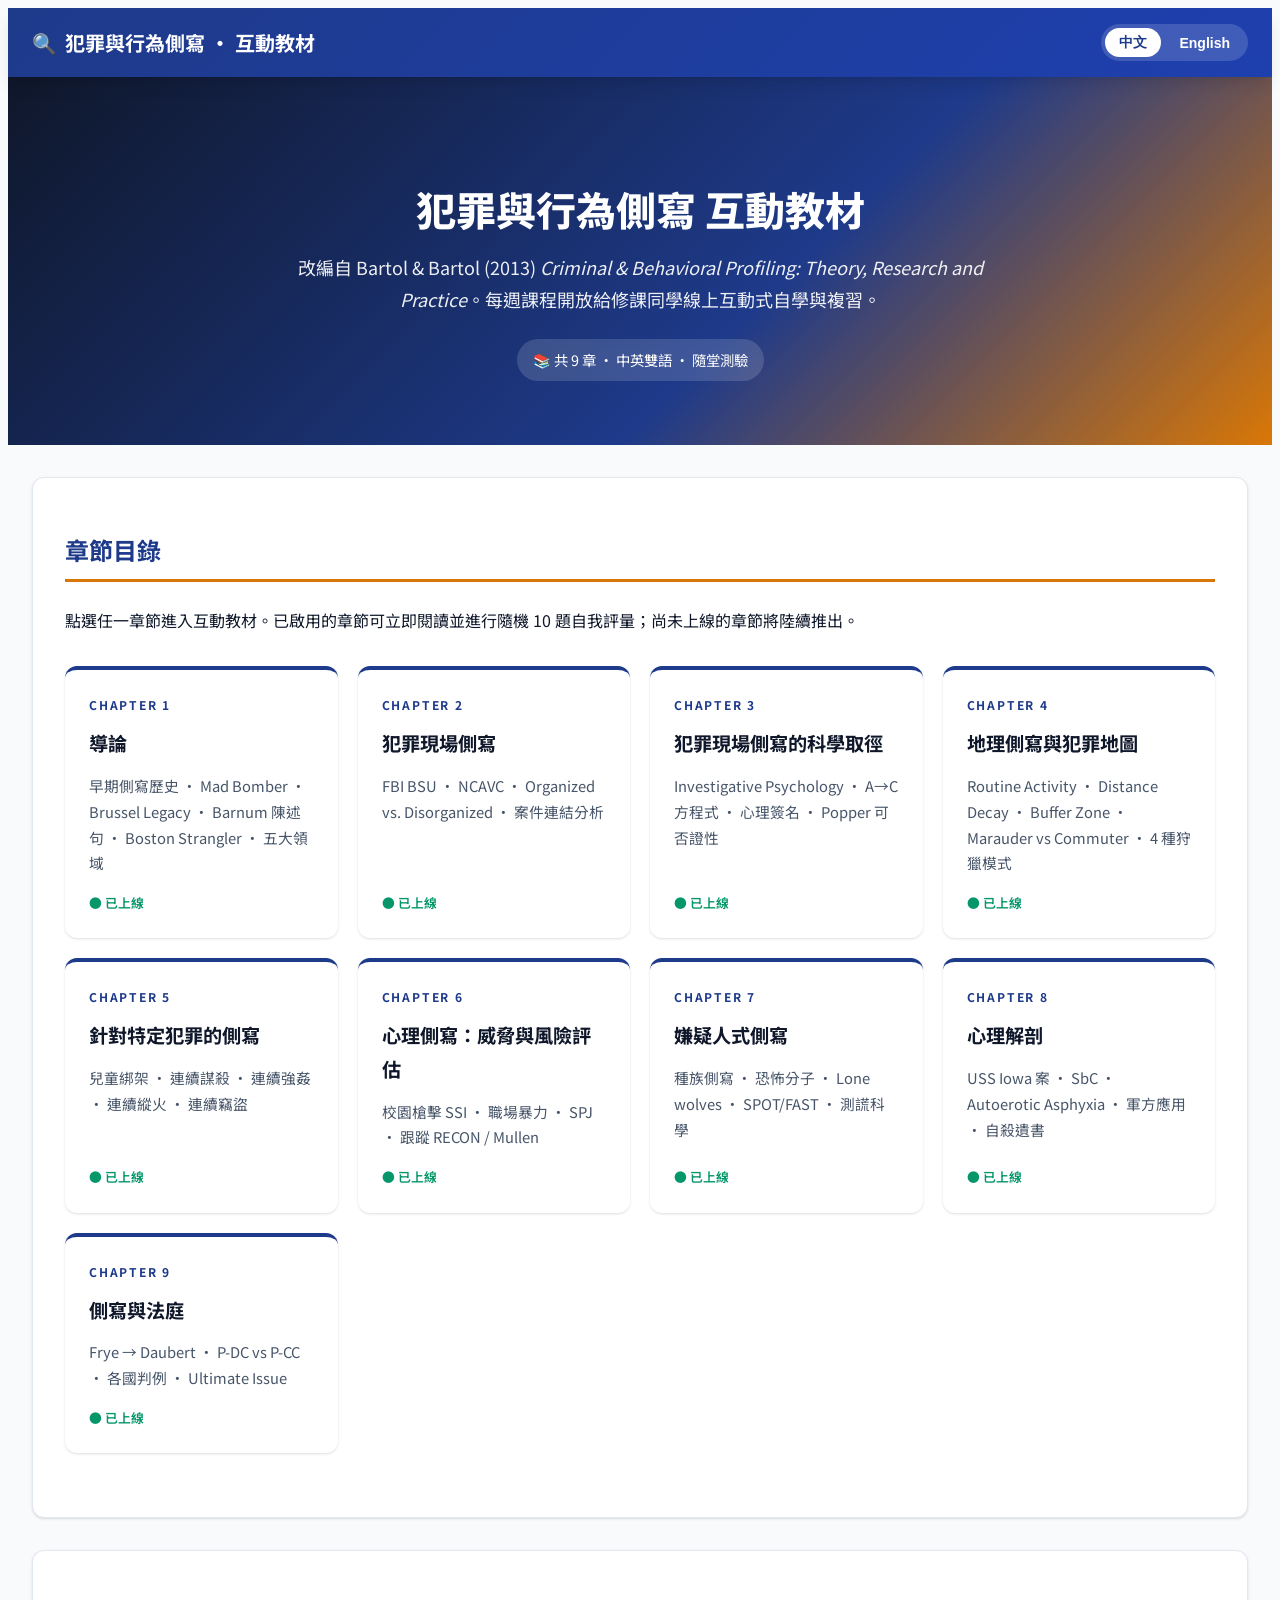
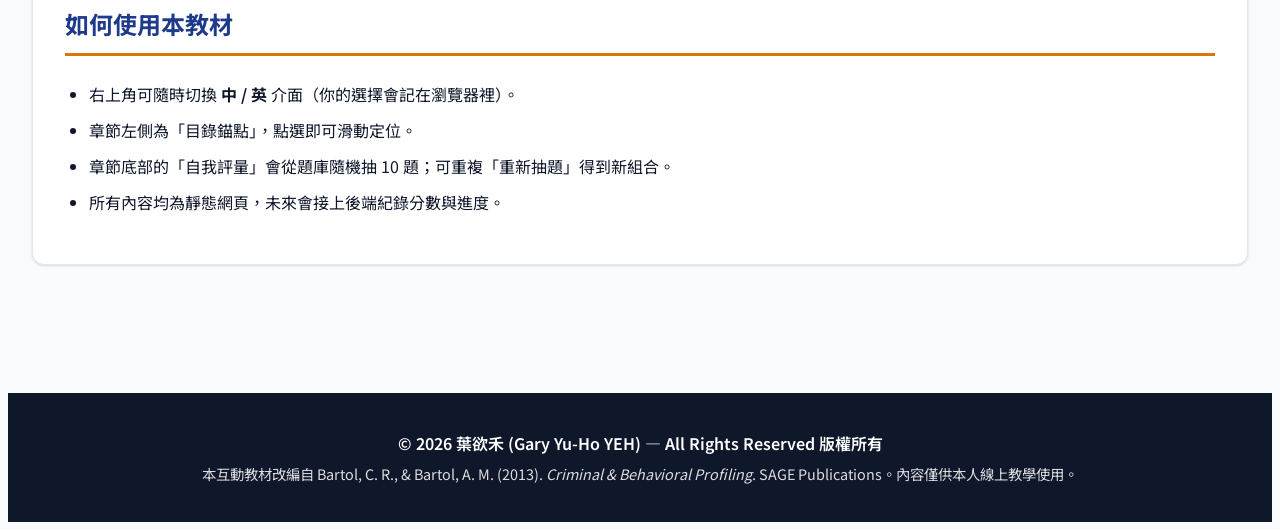
<file: index.html>
<!DOCTYPE html>
<html lang="zh-Hant">
<head>
<meta charset="UTF-8">
<meta name="viewport" content="width=device-width, initial-scale=1">
<title>Criminal & Behavioral Profiling 互動教材 · 目錄首頁</title>
<meta name="description" content="《Criminal & Behavioral Profiling: Theory, Research and Practice》(Bartol & Bartol, 2013) 中英雙語互動教材，每週課程教學使用。">
<link rel="preconnect" href="https://fonts.googleapis.com">
<link rel="preconnect" href="https://fonts.gstatic.com" crossorigin>
<link href="https://fonts.googleapis.com/css2?family=Noto+Sans+TC:wght@400;500;600;700;800&family=Noto+Sans:wght@400;500;600;700&display=swap" rel="stylesheet">
<link rel="stylesheet" href="assets/css/style.css">
<style>
  .toc-hero {
    background: linear-gradient(135deg, #0f172a 0%, #1e3a8a 60%, #d97706 100%);
    color: white;
    padding: 4rem 0;
    text-align: center;
  }
  .toc-hero h1 { font-size: 2.5rem; font-weight: 800; margin-bottom: .5rem; }
  .toc-hero p.lead { font-size: 1.125rem; opacity: .92; max-width: 720px; margin: 0 auto 1.5rem; }
  .toc-hero .meta {
    display: inline-block;
    padding: .5rem 1rem;
    background: rgba(255,255,255,.15);
    border-radius: 9999px;
    font-size: .9rem;
    backdrop-filter: blur(4px);
  }
  .chapter-grid {
    display: grid;
    grid-template-columns: repeat(auto-fit, minmax(260px, 1fr));
    gap: 1.25rem;
    margin: 2rem 0;
  }
  .chapter-card {
    background: white;
    border-radius: .75rem;
    padding: 1.5rem;
    box-shadow: var(--shadow);
    border-top: 4px solid var(--primary);
    transition: transform .2s, box-shadow .2s;
    text-decoration: none;
    color: inherit;
    display: flex;
    flex-direction: column;
    gap: .5rem;
  }
  .chapter-card:hover { transform: translateY(-4px); box-shadow: var(--shadow-lg); }
  .chapter-card .ch-num {
    display: inline-block;
    font-size: .75rem;
    color: var(--primary);
    font-weight: 700;
    letter-spacing: .15em;
    margin-bottom: .25rem;
  }
  .chapter-card h3 { color: var(--text-main); font-size: 1.2rem; font-weight: 700; margin: 0; }
  .chapter-card p { color: var(--text-soft); font-size: .92rem; margin: .25rem 0 0; }
  .chapter-card .status {
    margin-top: auto;
    padding-top: .5rem;
    font-size: .8rem;
    font-weight: 600;
  }
  .status-ready { color: #059669; }
  .status-soon { color: #94a3b8; }
  .chapter-card.coming-soon { opacity: .65; cursor: default; pointer-events: auto; }
</style>
</head>
<body class="lang-zh">

<header class="site-header">
  <div class="container">
    <a href="index.html" class="site-title">
      <span>🔍</span>
      <span class="lang-zh-only">犯罪與行為側寫 · 互動教材</span>
      <span class="lang-en-only">Criminal & Behavioral Profiling · Interactive</span>
    </a>
    <div class="lang-toggle" role="group" aria-label="Language switcher">
      <button data-lang="zh" class="active">中文</button>
      <button data-lang="en">English</button>
    </div>
  </div>
</header>

<section class="toc-hero">
  <div class="container">
    <div class="lang-zh-only">
      <h1>犯罪與行為側寫 互動教材</h1>
      <p class="lead">改編自 Bartol &amp; Bartol (2013) <em>Criminal &amp; Behavioral Profiling: Theory, Research and Practice</em>。每週課程開放給修課同學線上互動式自學與複習。</p>
      <span class="meta">📚 共 9 章 · 中英雙語 · 隨堂測驗</span>
    </div>
    <div class="lang-en-only">
      <h1>Criminal &amp; Behavioral Profiling — Interactive Textbook</h1>
      <p class="lead">Adapted from Bartol &amp; Bartol (2013) <em>Criminal &amp; Behavioral Profiling: Theory, Research and Practice</em>. A weekly companion for enrolled students — interactive, bilingual, with self-quizzes.</p>
      <span class="meta">📚 9 Chapters · Bilingual · Built-in Quizzes</span>
    </div>
  </div>
</section>

<main class="container" style="padding-top:2rem;padding-bottom:3rem">
  <section class="section-card">
    <div class="lang-zh-only">
      <h2>章節目錄</h2>
      <p>點選任一章節進入互動教材。已啟用的章節可立即閱讀並進行隨機 10 題自我評量；尚未上線的章節將陸續推出。</p>
    </div>
    <div class="lang-en-only">
      <h2>Table of Contents</h2>
      <p>Click any active chapter to enter the interactive material with a randomized 10-question quiz. Remaining chapters will be released on a rolling basis.</p>
    </div>

    <div class="chapter-grid">
      <a href="chapters/chapter1.html" class="chapter-card">
        <span class="ch-num">CHAPTER 1</span>
        <h3><span class="lang-zh-only">導論</span><span class="lang-en-only">Introduction</span></h3>
        <p><span class="lang-zh-only">早期側寫歷史 · Mad Bomber · Brussel Legacy · Barnum 陳述句 · Boston Strangler · 五大領域</span><span class="lang-en-only">Early history · Mad Bomber · Brussel Legacy · Barnum statements · Boston Strangler · Five areas</span></p>
        <span class="status status-ready">● <span class="lang-zh-only">已上線</span><span class="lang-en-only">Available</span></span>
      </a>

      <a href="chapters/chapter2.html" class="chapter-card">
        <span class="ch-num">CHAPTER 2</span>
        <h3><span class="lang-zh-only">犯罪現場側寫</span><span class="lang-en-only">Crime Scene Profiling</span></h3>
        <p><span class="lang-zh-only">FBI BSU · NCAVC · Organized vs. Disorganized · 案件連結分析</span><span class="lang-en-only">FBI BSU · NCAVC · Organized vs. Disorganized · Linkage analysis</span></p>
        <span class="status status-ready">● <span class="lang-zh-only">已上線</span><span class="lang-en-only">Available</span></span>
      </a>

      <a href="chapters/chapter3.html" class="chapter-card">
        <span class="ch-num">CHAPTER 3</span>
        <h3><span class="lang-zh-only">犯罪現場側寫的科學取徑</span><span class="lang-en-only">Scientific Approaches</span></h3>
        <p><span class="lang-zh-only">Investigative Psychology · A→C 方程式 · 心理簽名 · Popper 可否證性</span><span class="lang-en-only">Investigative Psychology · A→C equation · Psychological signatures · Popper falsifiability</span></p>
        <span class="status status-ready">● <span class="lang-zh-only">已上線</span><span class="lang-en-only">Available</span></span>
      </a>

      <a href="chapters/chapter4.html" class="chapter-card">
        <span class="ch-num">CHAPTER 4</span>
        <h3><span class="lang-zh-only">地理側寫與犯罪地圖</span><span class="lang-en-only">Geographic Profiling & Mapping</span></h3>
        <p><span class="lang-zh-only">Routine Activity · Distance Decay · Buffer Zone · Marauder vs Commuter · 4 種狩獵模式</span><span class="lang-en-only">Routine Activity · Distance Decay · Buffer Zone · Marauder vs Commuter · 4 hunting patterns</span></p>
        <span class="status status-ready">● <span class="lang-zh-only">已上線</span><span class="lang-en-only">Available</span></span>
      </a>

      <a href="chapters/chapter5.html" class="chapter-card">
        <span class="ch-num">CHAPTER 5</span>
        <h3><span class="lang-zh-only">針對特定犯罪的側寫</span><span class="lang-en-only">Profiling Applied to Specific Crimes</span></h3>
        <p><span class="lang-zh-only">兒童綁架 · 連續謀殺 · 連續強姦 · 連續縱火 · 連續竊盜</span><span class="lang-en-only">Child abduction · Serial murder · Serial rape · Serial arson · Serial burglary</span></p>
        <span class="status status-ready">● <span class="lang-zh-only">已上線</span><span class="lang-en-only">Available</span></span>
      </a>

      <a href="chapters/chapter6.html" class="chapter-card">
        <span class="ch-num">CHAPTER 6</span>
        <h3><span class="lang-zh-only">心理側寫：威脅與風險評估</span><span class="lang-en-only">Psychological Profiling: Threat & Risk</span></h3>
        <p><span class="lang-zh-only">校園槍擊 SSI · 職場暴力 · SPJ · 跟蹤 RECON / Mullen</span><span class="lang-en-only">SSI school shootings · Workplace violence · SPJ · Stalking RECON / Mullen</span></p>
        <span class="status status-ready">● <span class="lang-zh-only">已上線</span><span class="lang-en-only">Available</span></span>
      </a>

      <a href="chapters/chapter7.html" class="chapter-card">
        <span class="ch-num">CHAPTER 7</span>
        <h3><span class="lang-zh-only">嫌疑人式側寫</span><span class="lang-en-only">Suspect-Based Profiling</span></h3>
        <p><span class="lang-zh-only">種族側寫 · 恐怖分子 · Lone wolves · SPOT/FAST · 測謊科學</span><span class="lang-en-only">Racial profiling · Terrorists · Lone wolves · SPOT/FAST · Deception detection</span></p>
        <span class="status status-ready">● <span class="lang-zh-only">已上線</span><span class="lang-en-only">Available</span></span>
      </a>

      <a href="chapters/chapter8.html" class="chapter-card">
        <span class="ch-num">CHAPTER 8</span>
        <h3><span class="lang-zh-only">心理解剖</span><span class="lang-en-only">Psychological Autopsy</span></h3>
        <p><span class="lang-zh-only">USS Iowa 案 · SbC · Autoerotic Asphyxia · 軍方應用 · 自殺遺書</span><span class="lang-en-only">USS Iowa · SbC · Autoerotic Asphyxia · Military use · Suicide notes</span></p>
        <span class="status status-ready">● <span class="lang-zh-only">已上線</span><span class="lang-en-only">Available</span></span>
      </a>

      <a href="chapters/chapter9.html" class="chapter-card">
        <span class="ch-num">CHAPTER 9</span>
        <h3><span class="lang-zh-only">側寫與法庭</span><span class="lang-en-only">Profiling in Court</span></h3>
        <p><span class="lang-zh-only">Frye → Daubert · P-DC vs P-CC · 各國判例 · Ultimate Issue</span><span class="lang-en-only">Frye → Daubert · P-DC vs P-CC · Country comparison · Ultimate Issue</span></p>
        <span class="status status-ready">● <span class="lang-zh-only">已上線</span><span class="lang-en-only">Available</span></span>
      </a>
    </div>
  </section>

  <section class="section-card">
    <div class="lang-zh-only">
      <h2>如何使用本教材</h2>
      <ul>
        <li>右上角可隨時切換 <strong>中 / 英</strong> 介面（你的選擇會記在瀏覽器裡）。</li>
        <li>章節左側為「目錄錨點」，點選即可滑動定位。</li>
        <li>章節底部的「自我評量」會從題庫隨機抽 10 題；可重複「重新抽題」得到新組合。</li>
        <li>所有內容均為靜態網頁，未來會接上後端紀錄分數與進度。</li>
      </ul>
    </div>
    <div class="lang-en-only">
      <h2>How to Use</h2>
      <ul>
        <li>Toggle <strong>中 / English</strong> anytime in the top-right (your choice persists in the browser).</li>
        <li>Each chapter has an anchored sidebar for quick navigation.</li>
        <li>The chapter quiz draws 10 random questions from a bank — "Reshuffle" for a fresh set.</li>
        <li>The site is currently static; backend hooks for storing scores and progress are planned.</li>
      </ul>
    </div>
  </section>
</main>

<footer class="site-footer">
  <div class="container">
    <p class="copyright">© 2026 葉欲禾 (Gary Yu-Ho YEH) — All Rights Reserved 版權所有</p>
    <p>
      <span class="lang-zh-only">本互動教材改編自 Bartol, C. R., &amp; Bartol, A. M. (2013). <em>Criminal &amp; Behavioral Profiling</em>. SAGE Publications。內容僅供本人線上教學使用。</span>
      <span class="lang-en-only">Adapted for instructional use from Bartol, C. R., &amp; Bartol, A. M. (2013). <em>Criminal &amp; Behavioral Profiling</em>. SAGE Publications. For non-commercial classroom use only.</span>
    </p>
  </div>
</footer>

<script src="assets/js/common.js"></script>
</body>
</html>
</file>
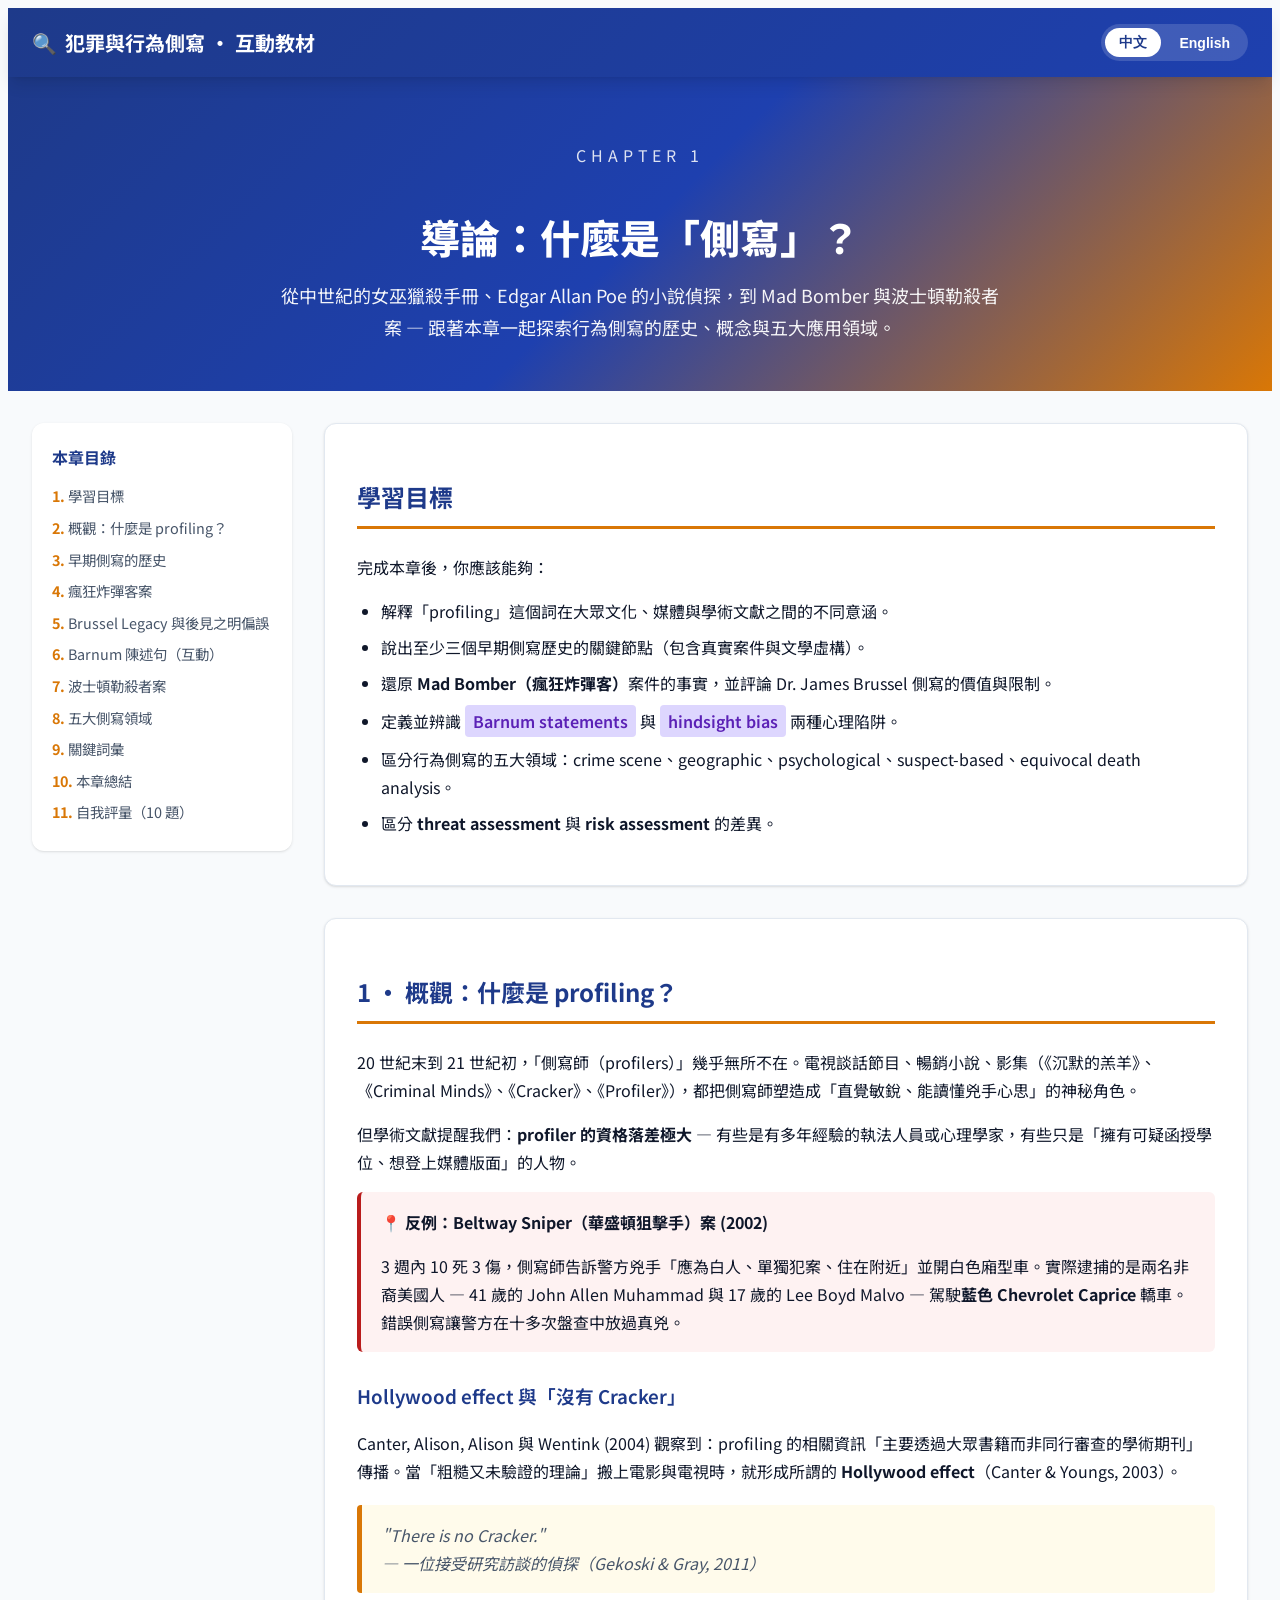
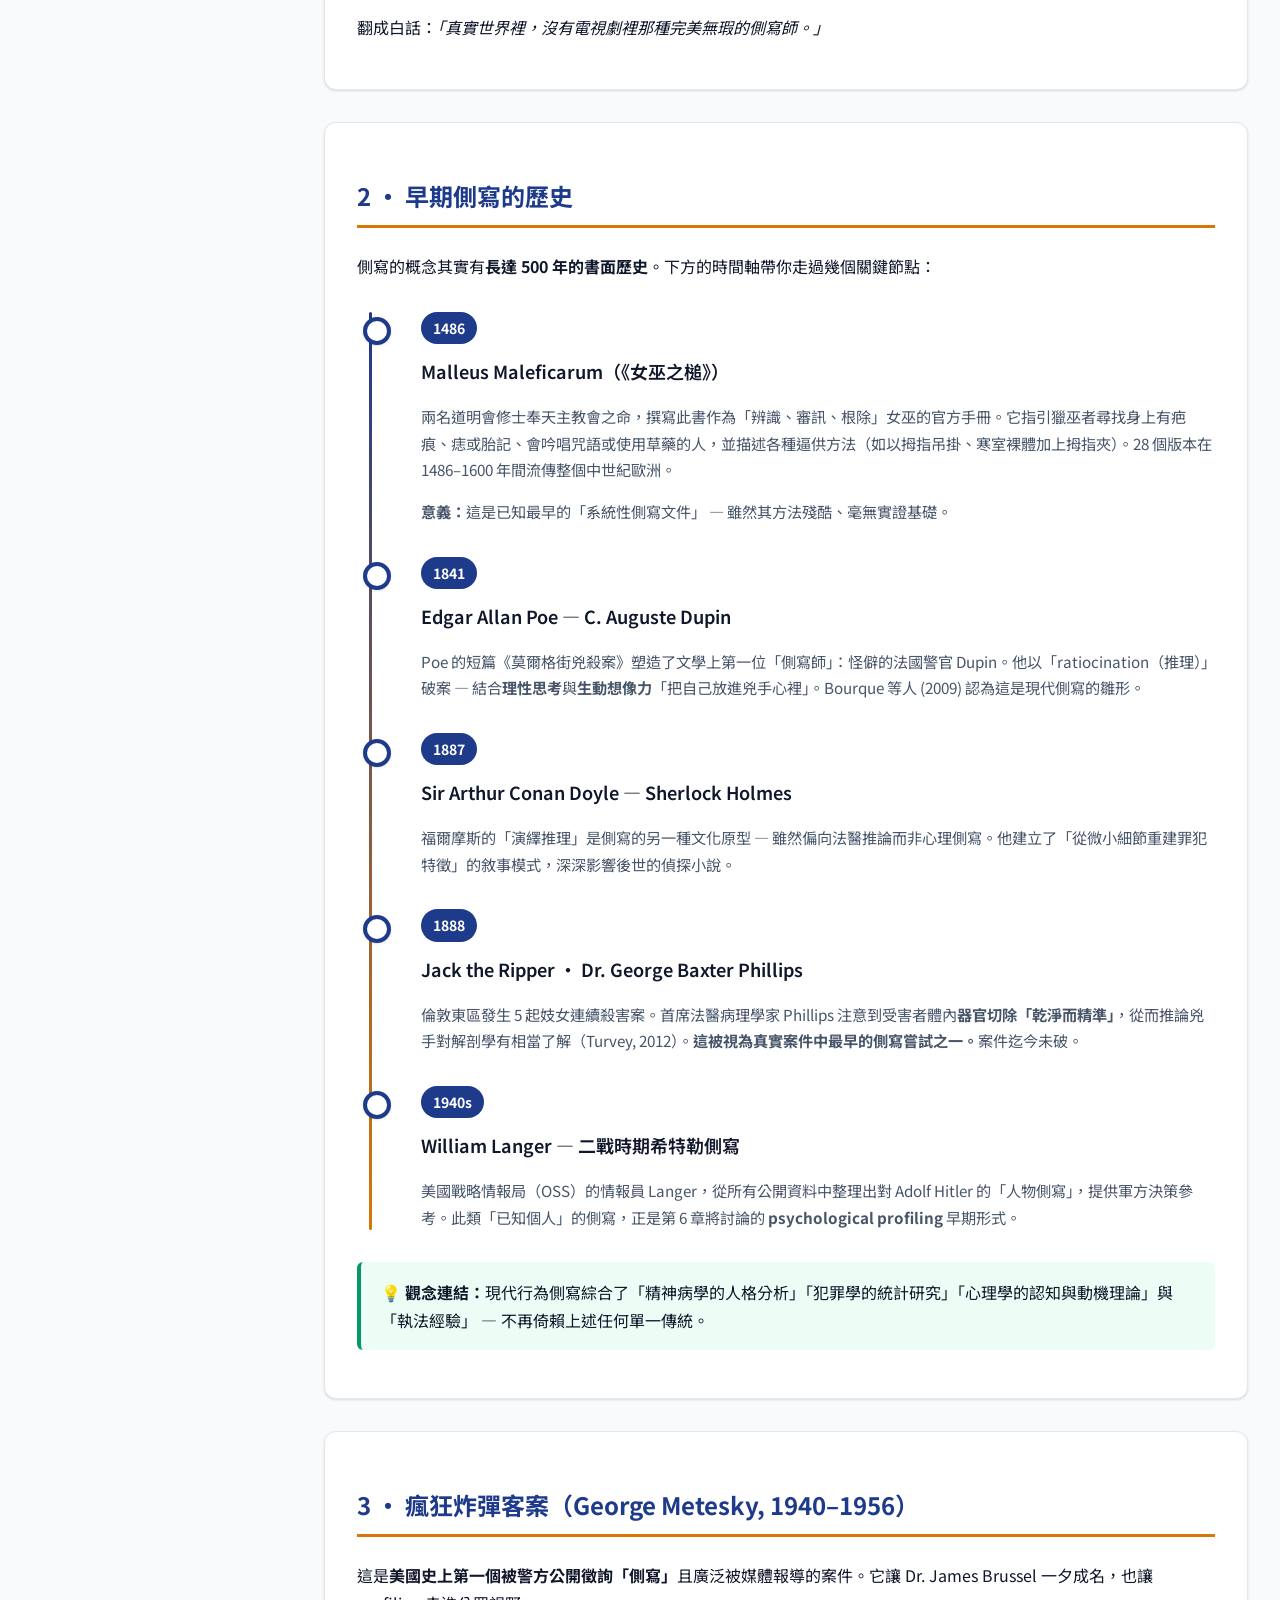
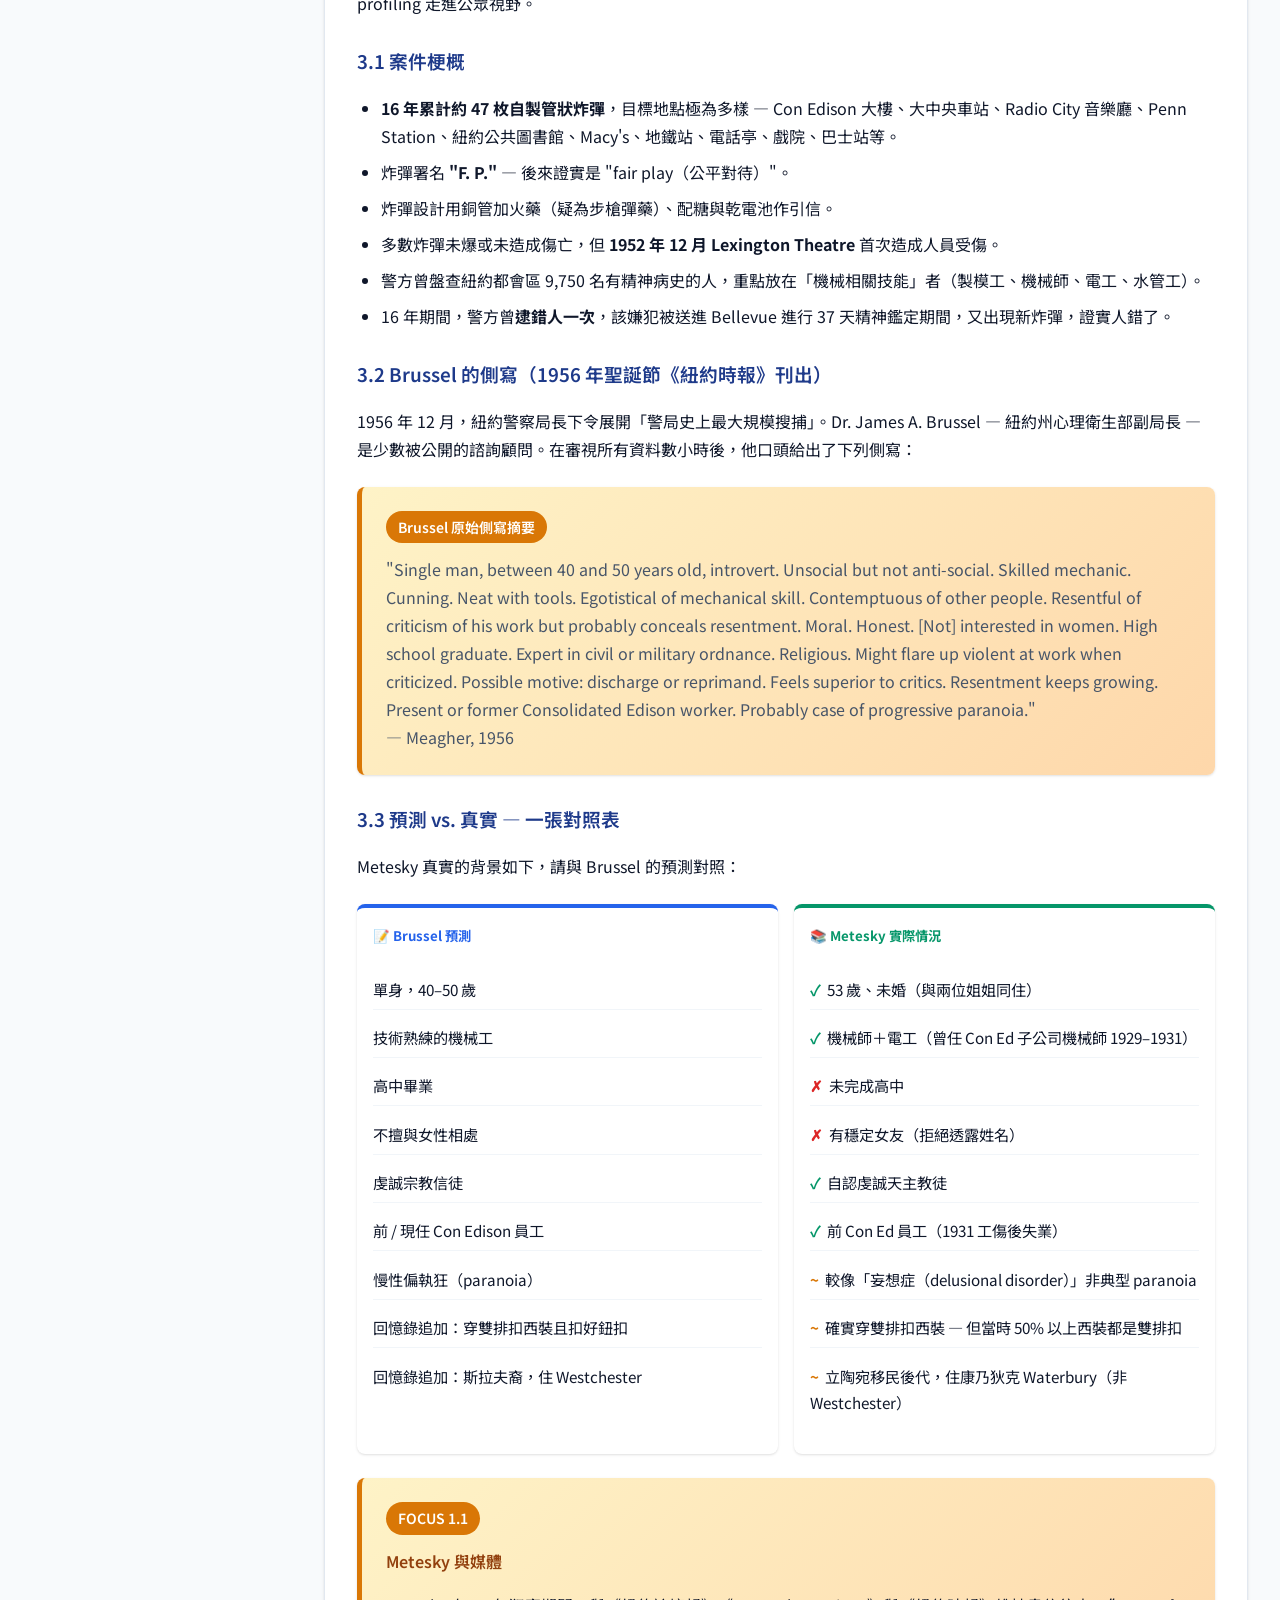
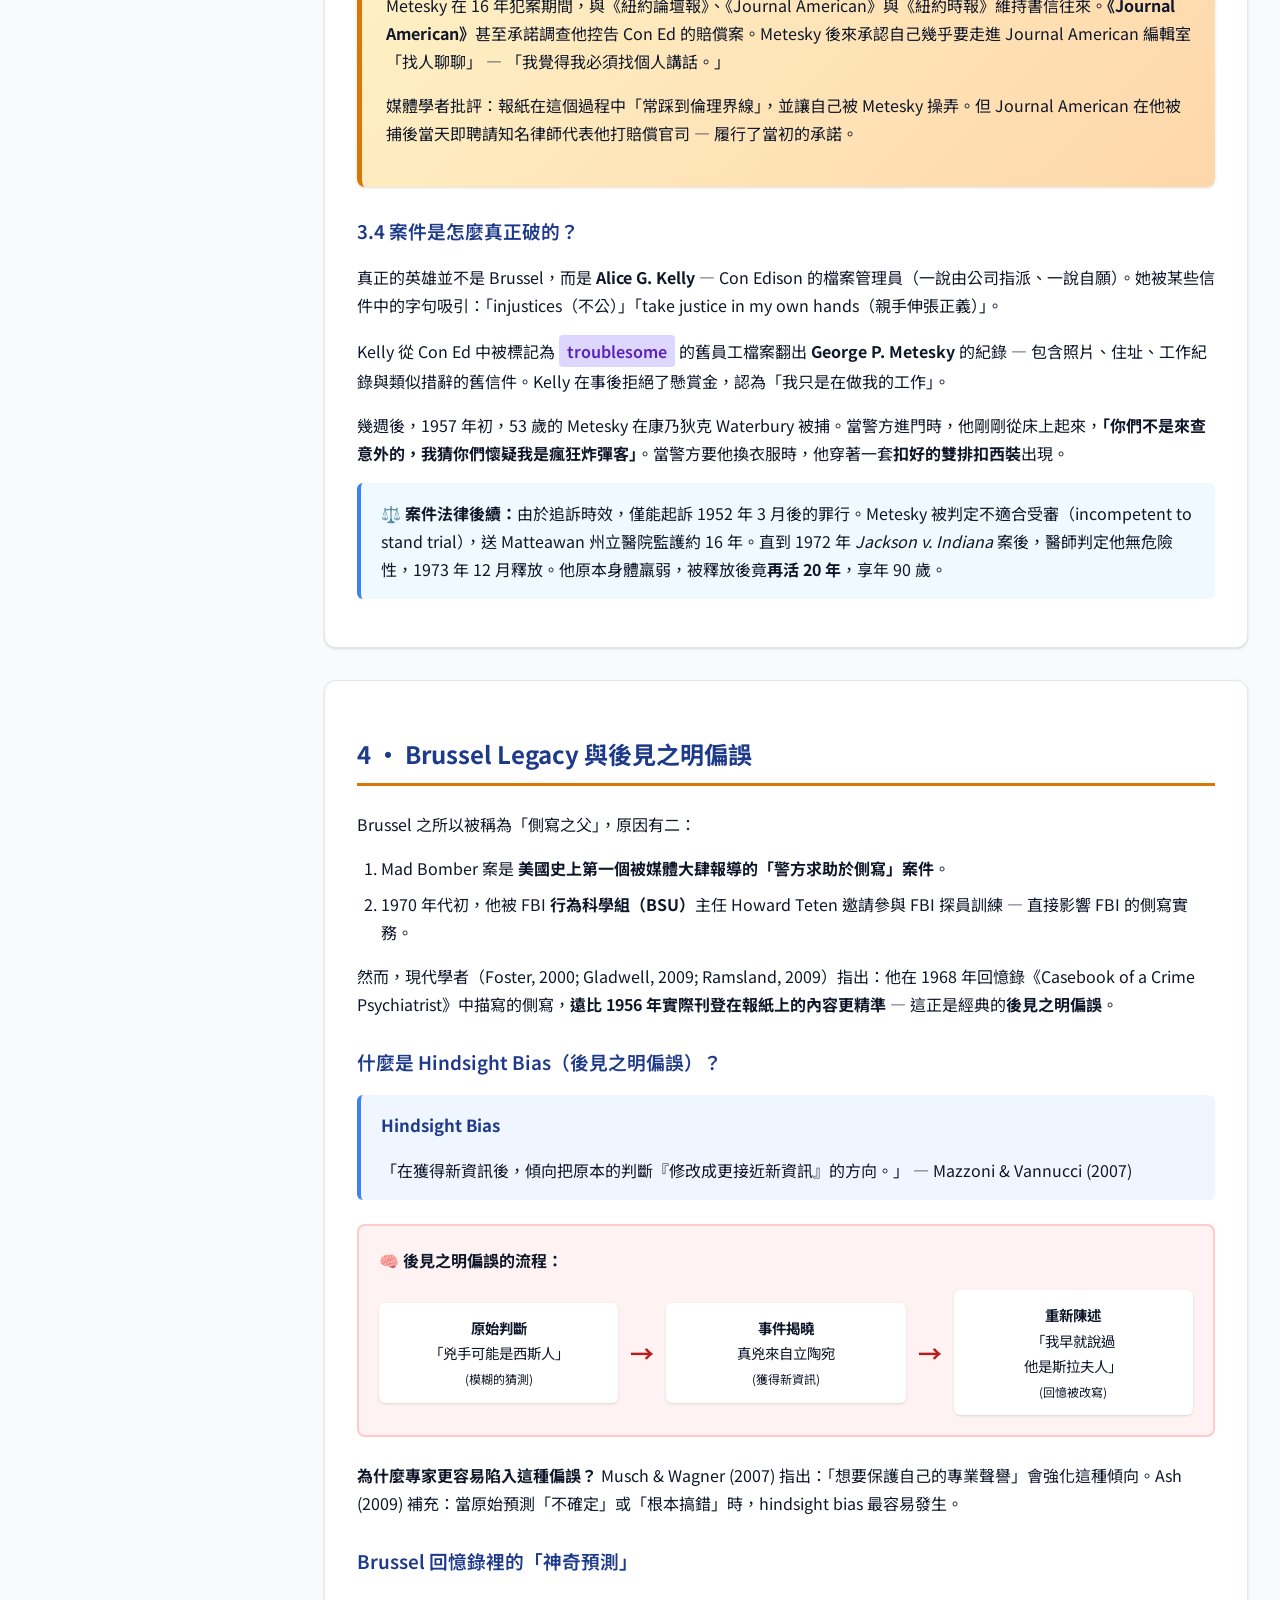
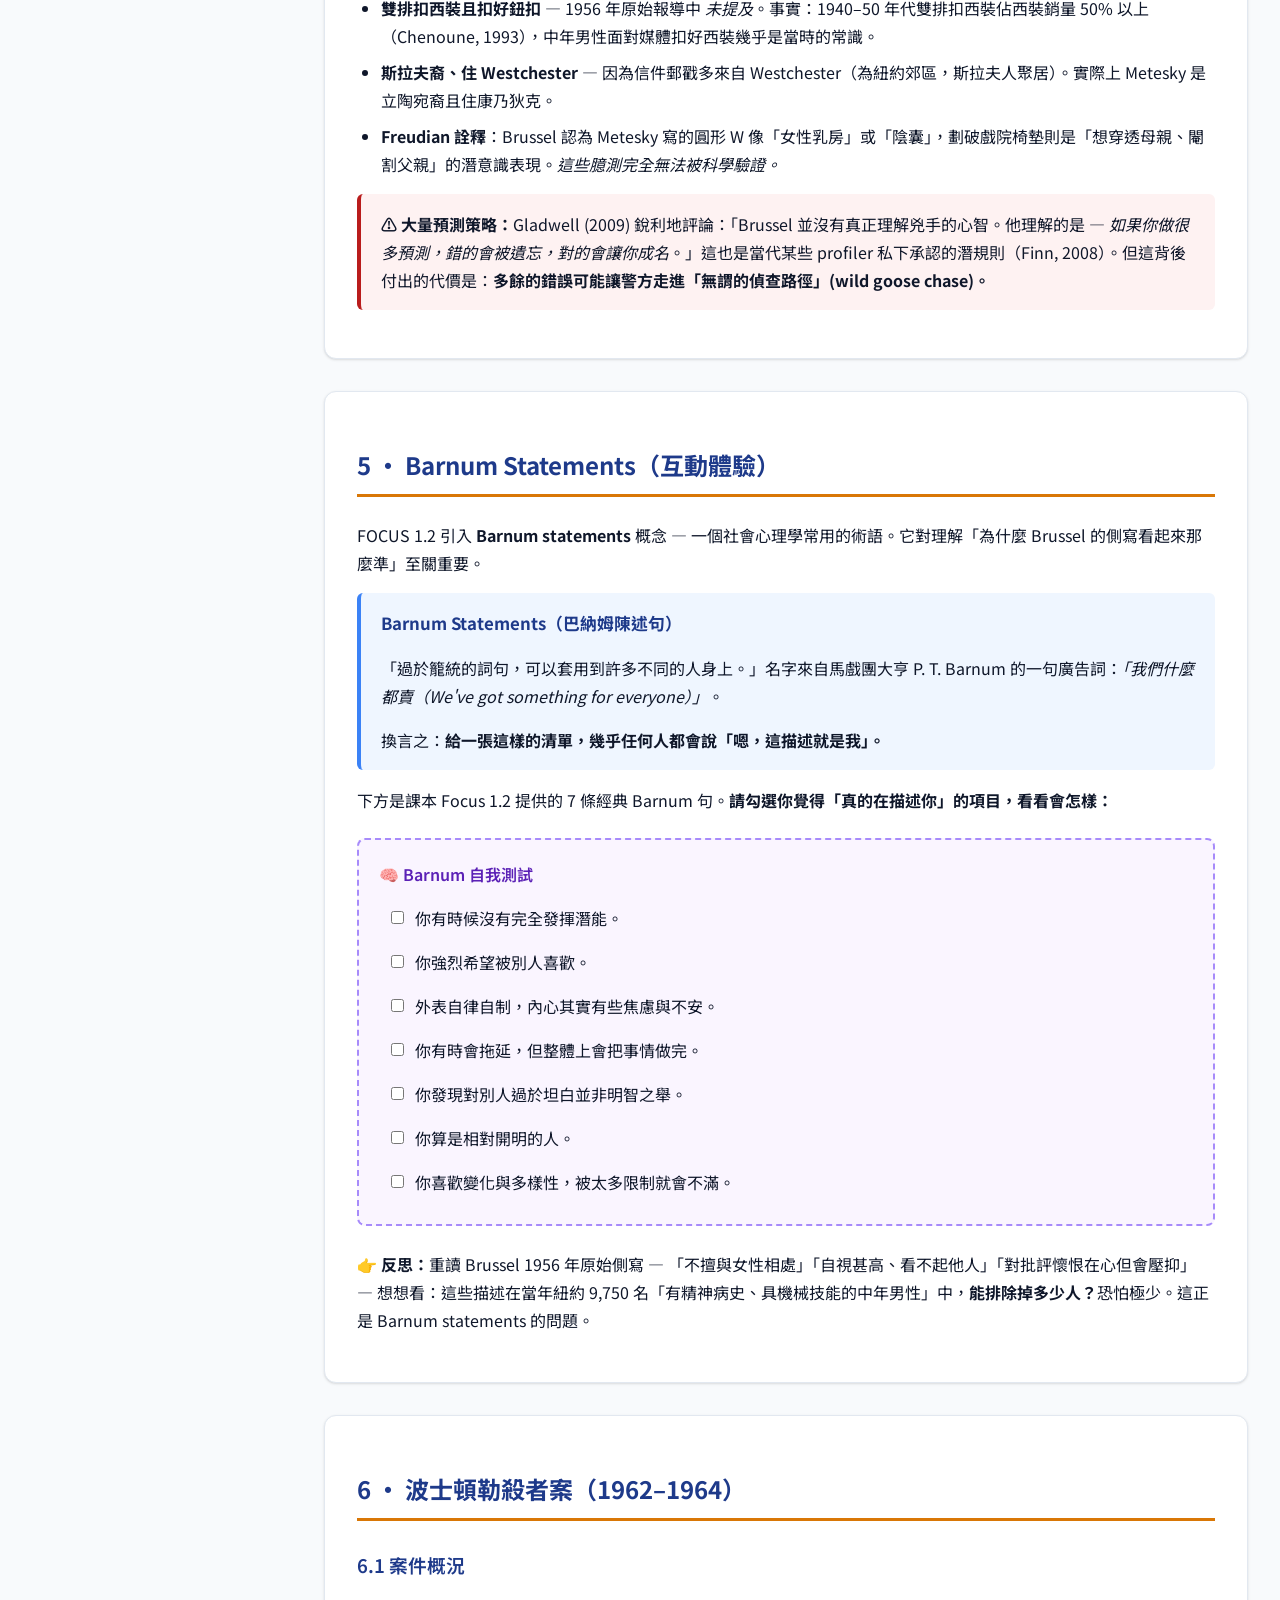
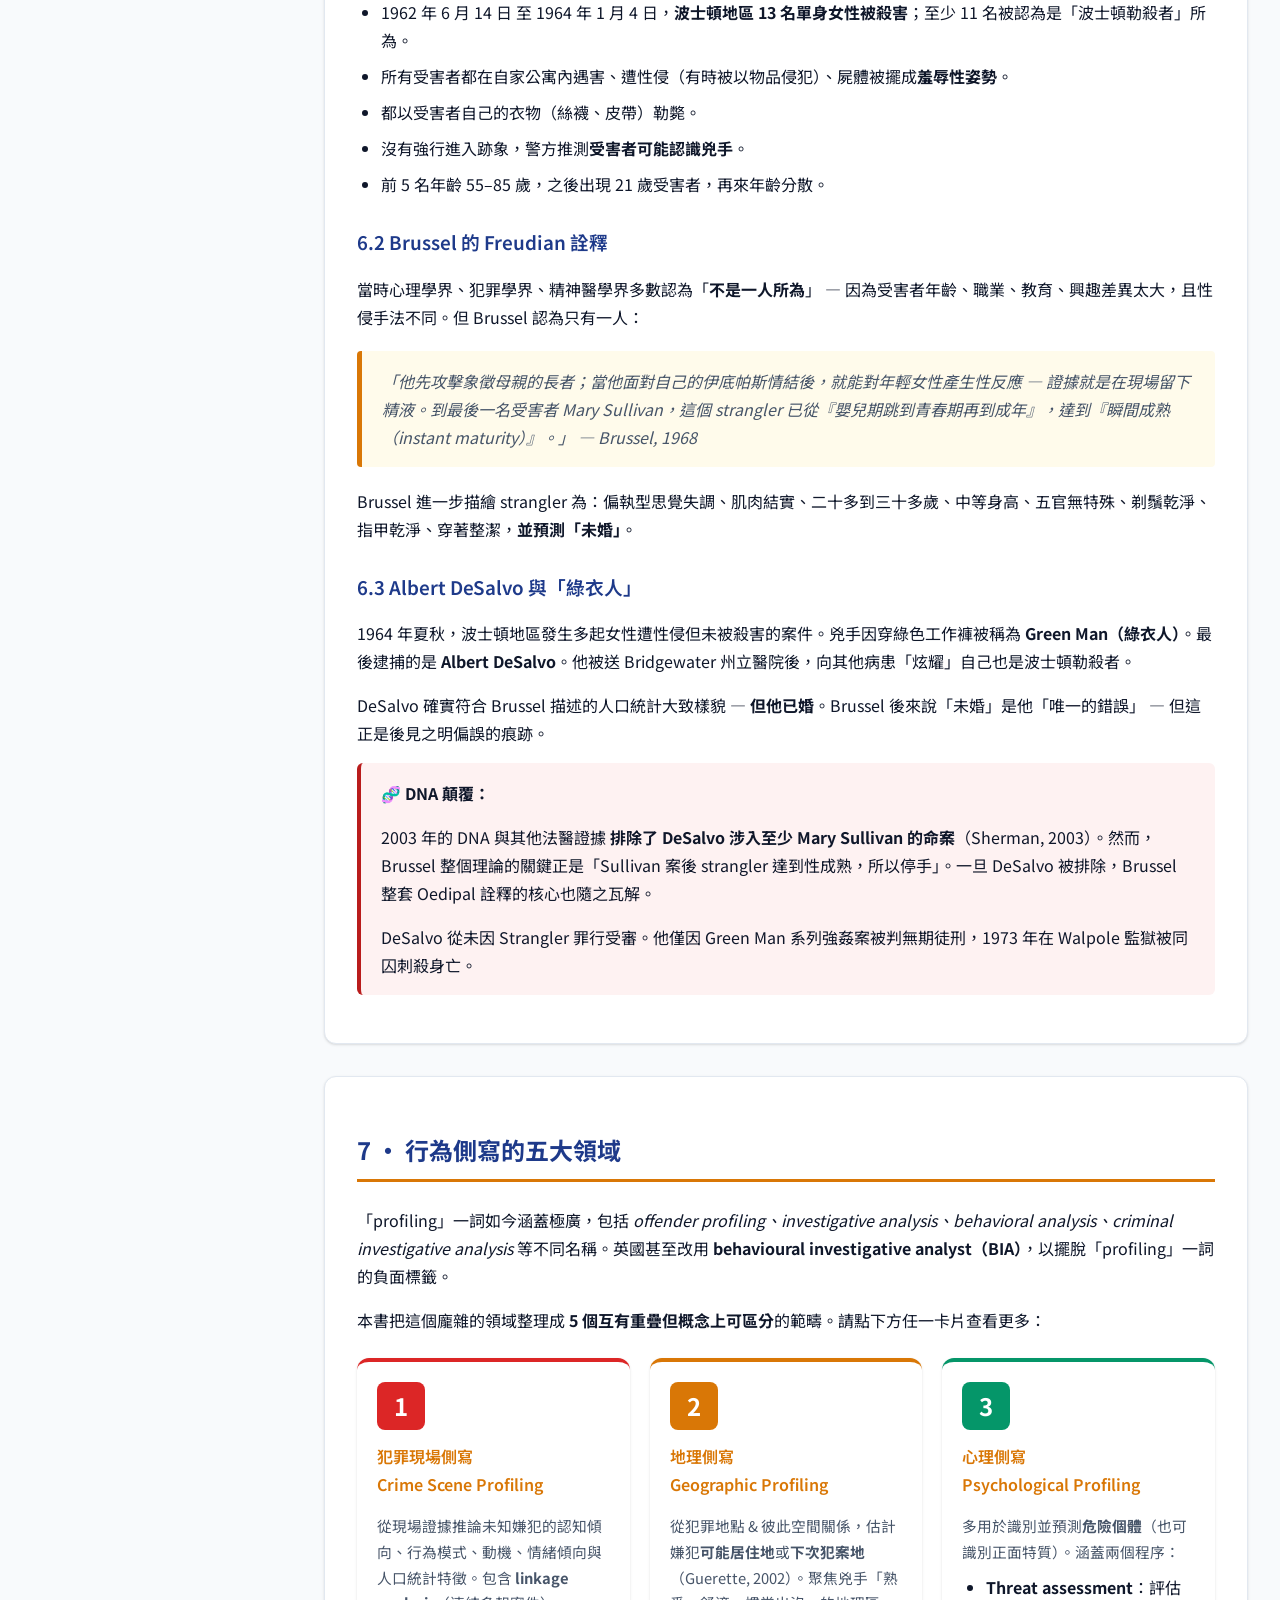
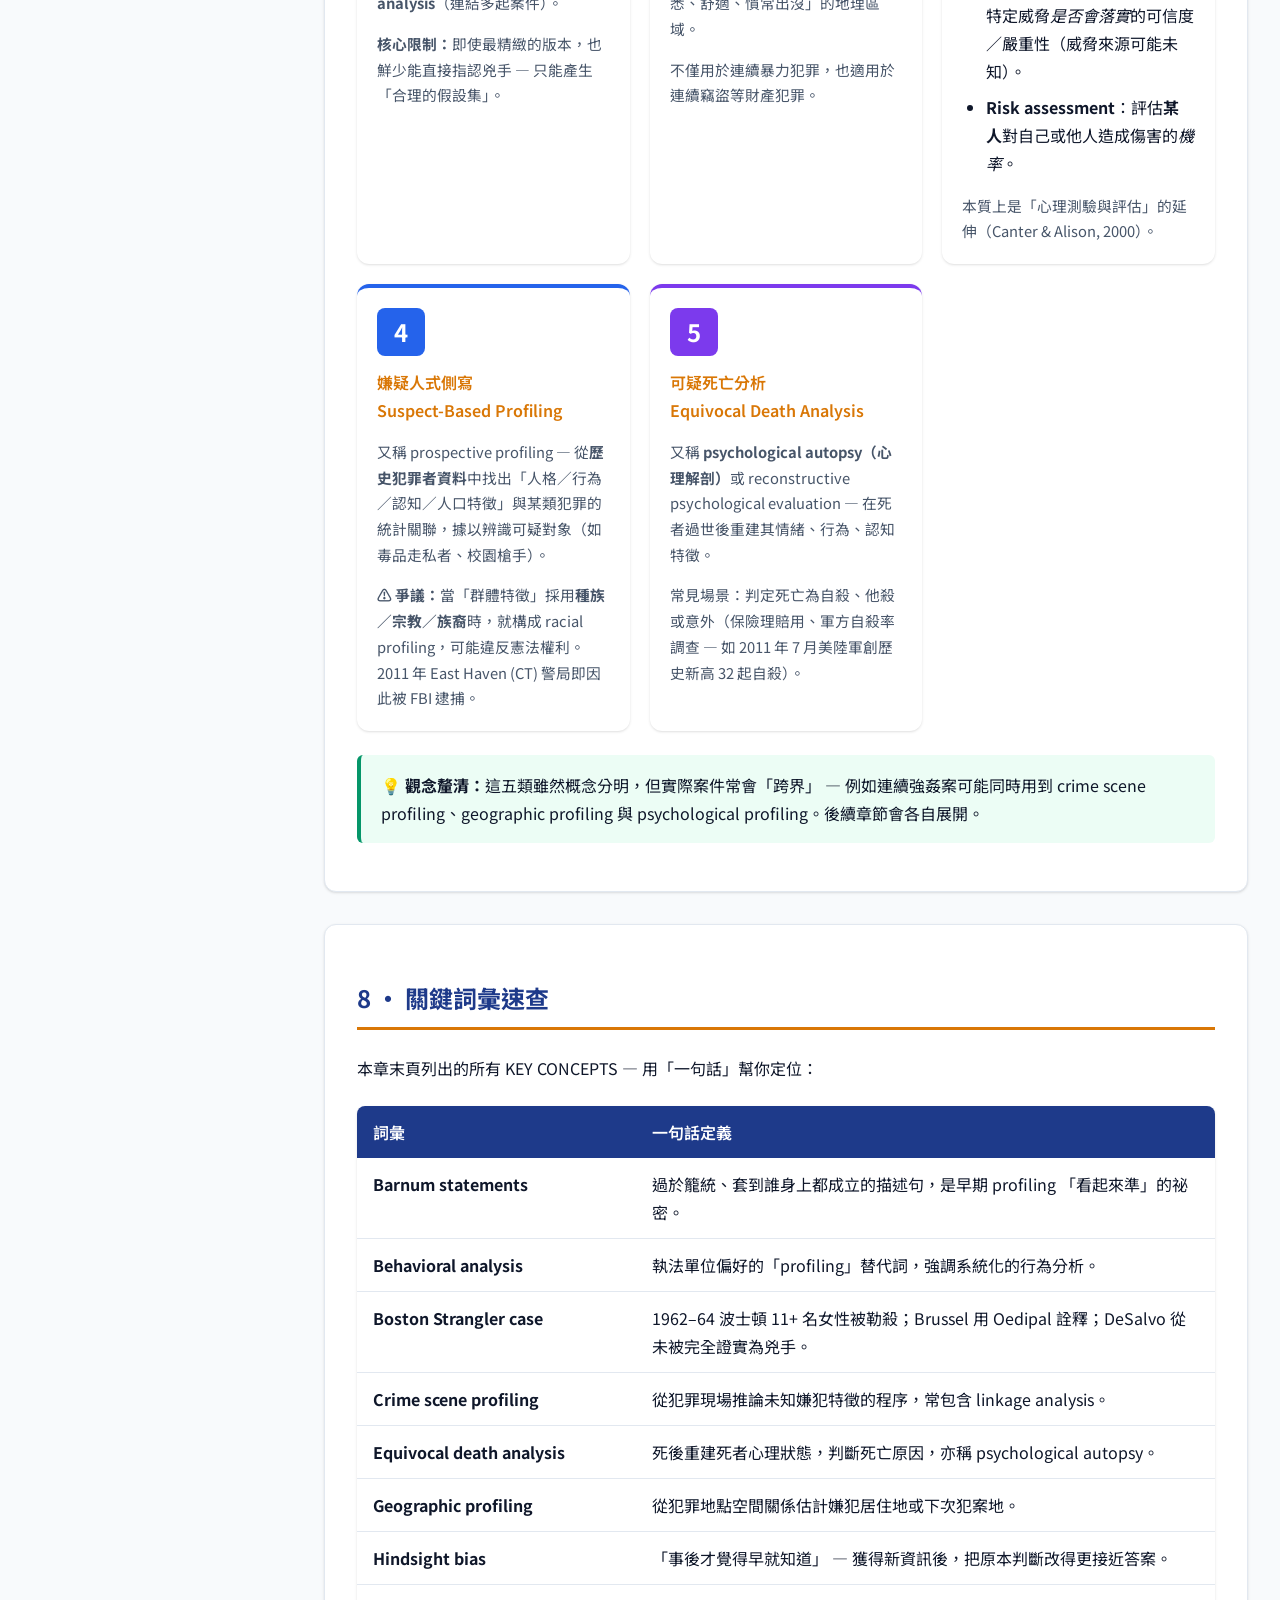
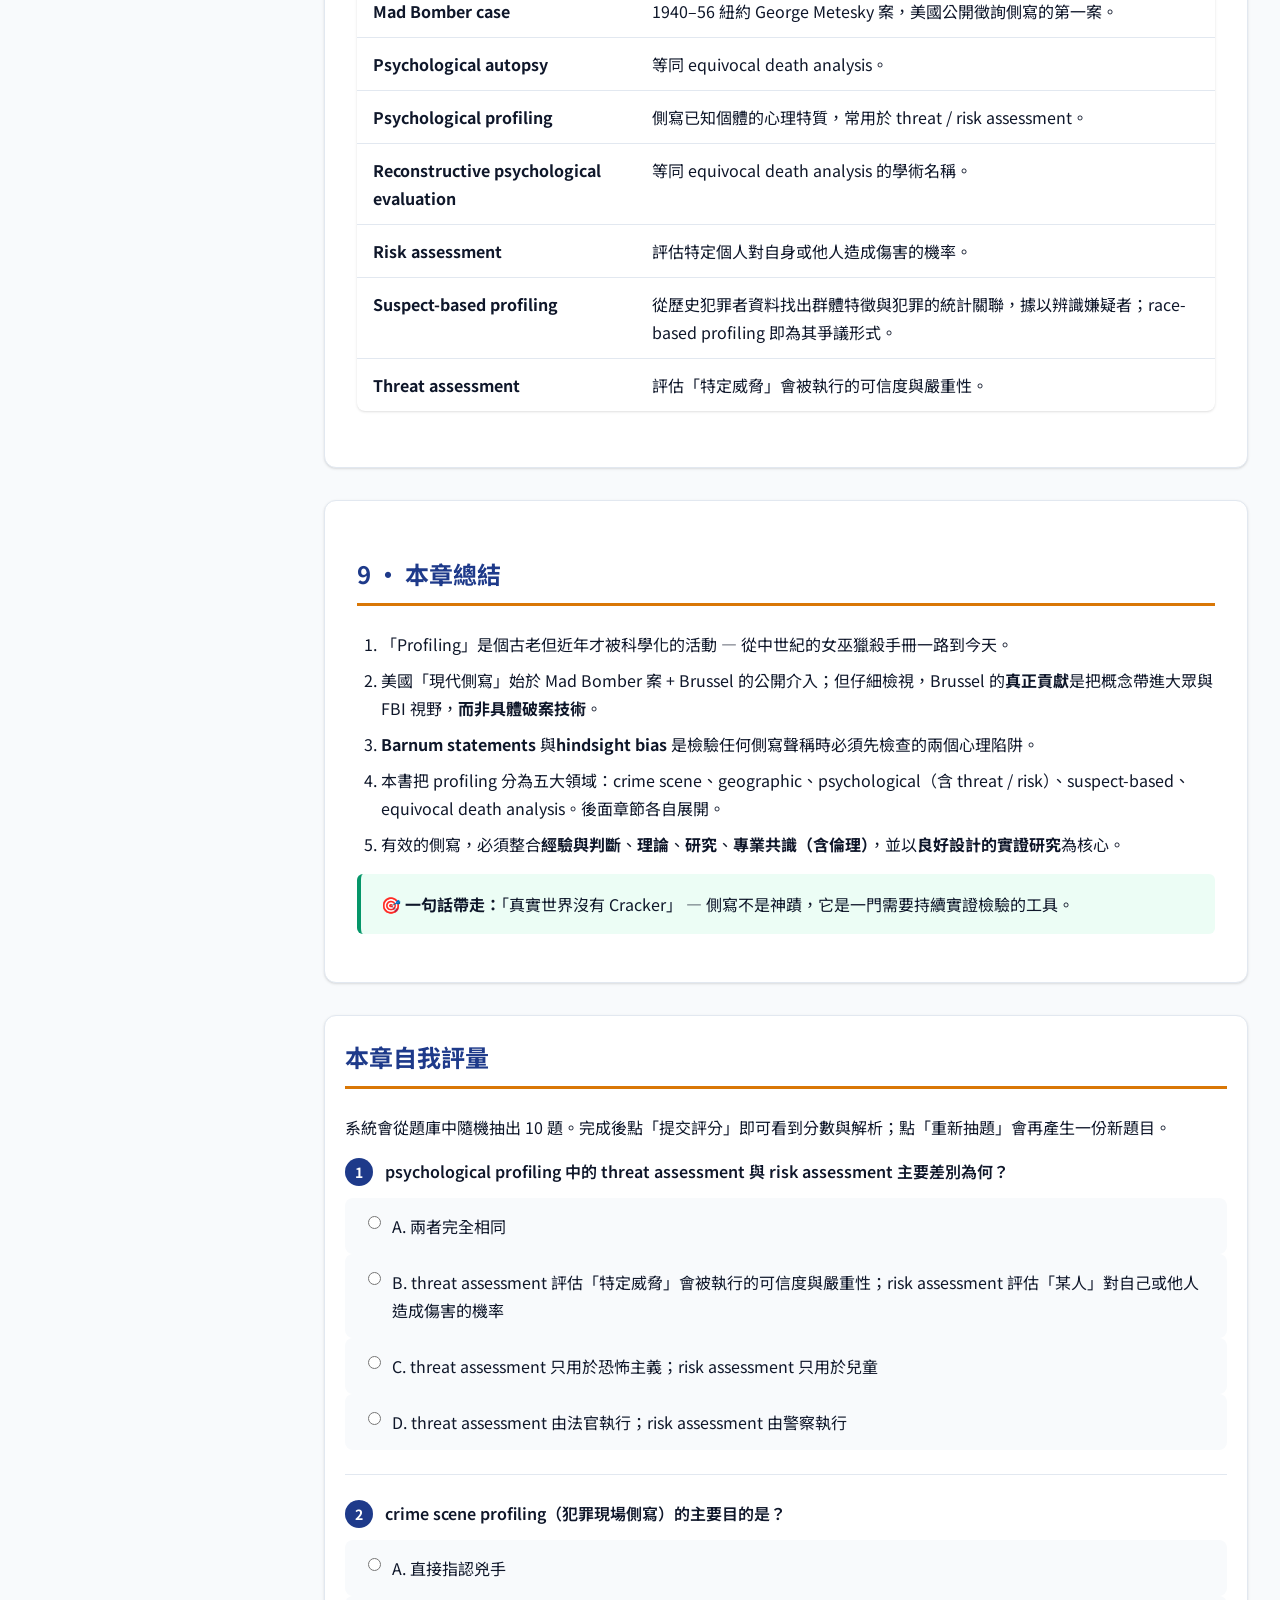
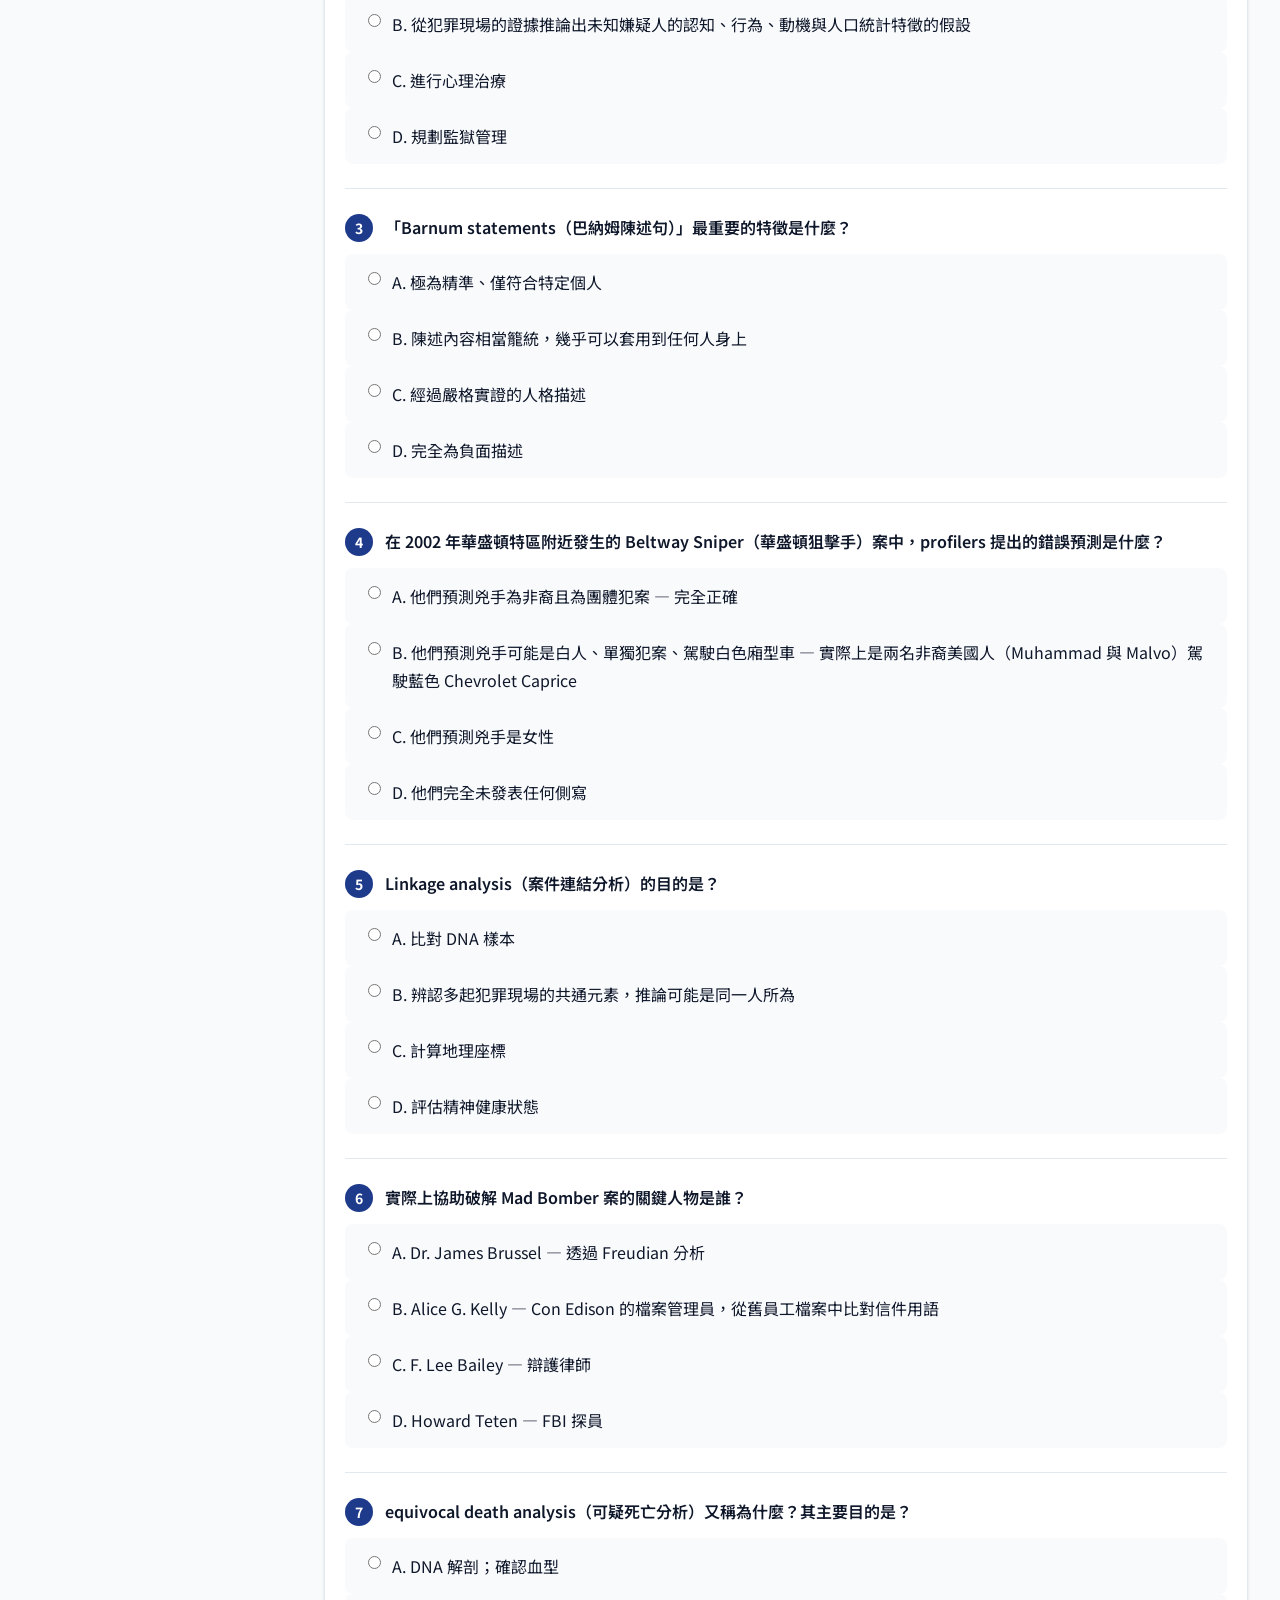
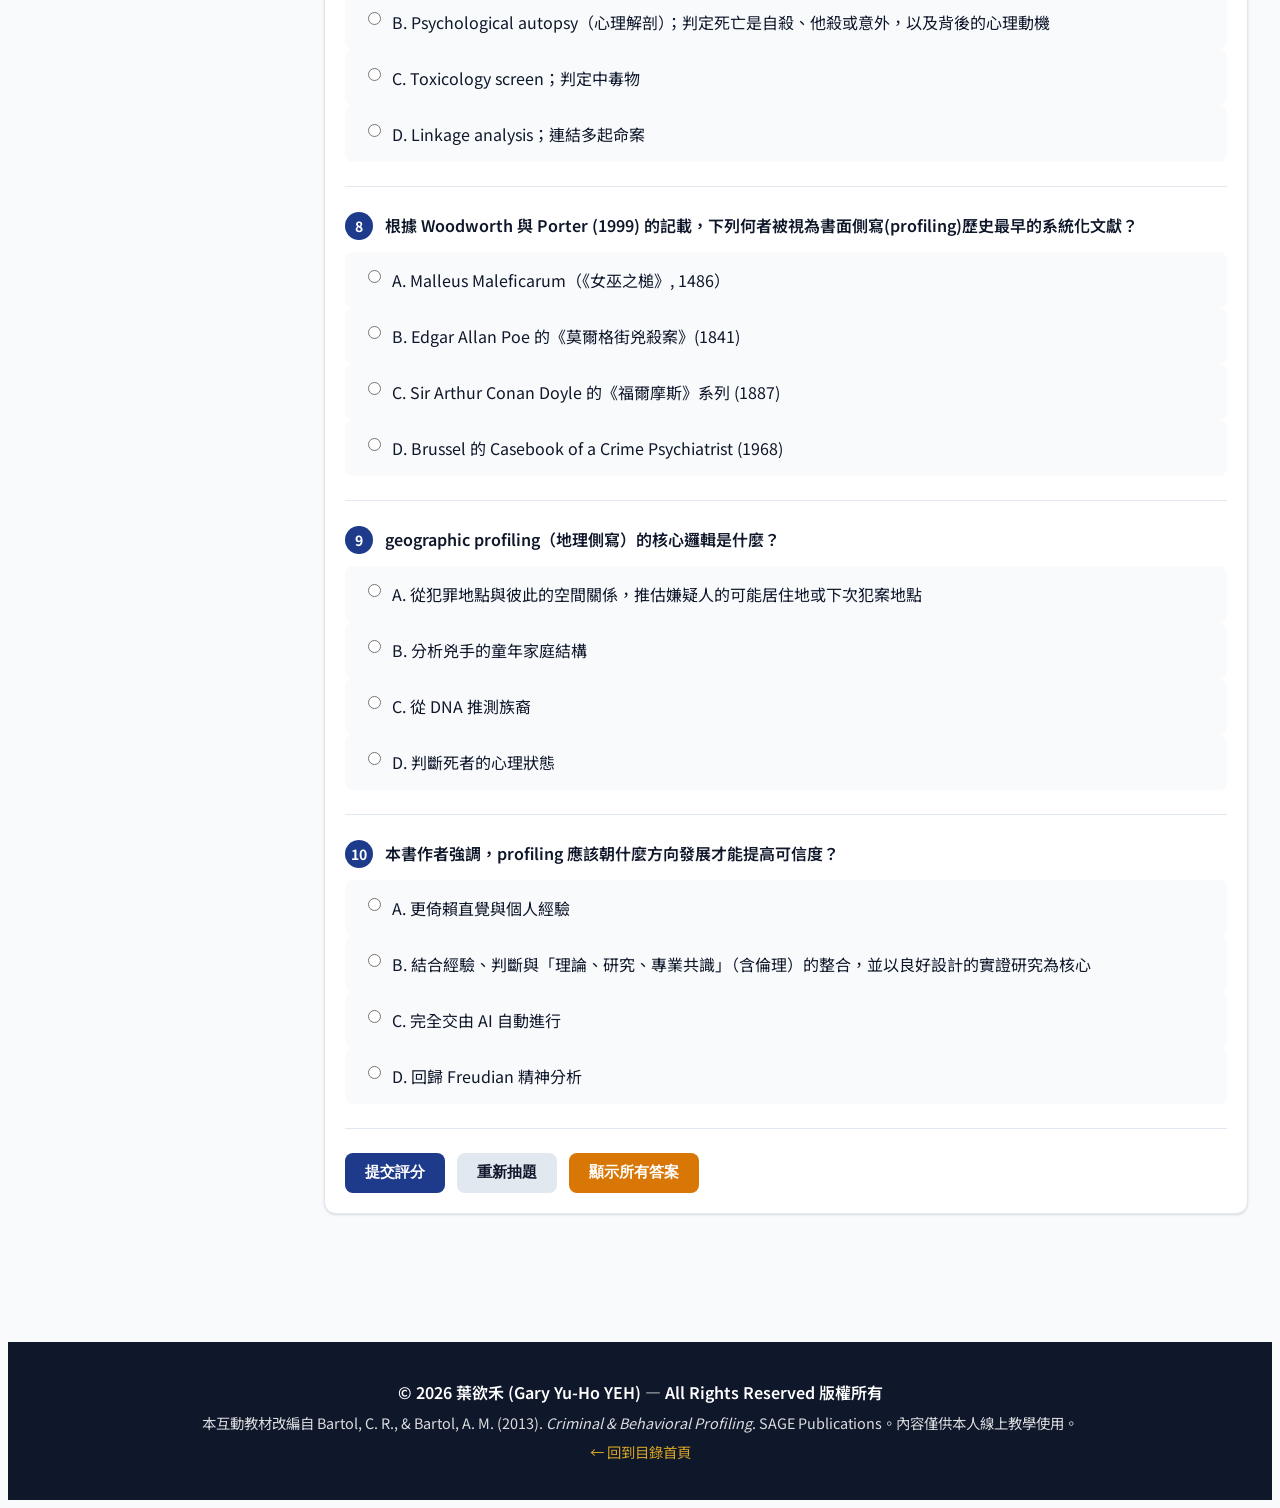
<file: chapters/chapter1.html>
<!DOCTYPE html>
<html lang="zh-Hant">
<head>
<meta charset="UTF-8">
<meta name="viewport" content="width=device-width, initial-scale=1">
<title>Chapter 1：導論 — Criminal & Behavioral Profiling 互動教材</title>
<meta name="description" content="《Criminal & Behavioral Profiling》第一章導論的中英雙語互動教材：早期側寫史、Mad Bomber 案、Brussel Legacy、Barnum 陳述句、波士頓勒殺者案，以及五大行為側寫領域。">
<link rel="preconnect" href="https://fonts.googleapis.com">
<link rel="preconnect" href="https://fonts.gstatic.com" crossorigin>
<link href="https://fonts.googleapis.com/css2?family=Noto+Sans+TC:wght@400;500;600;700;800&family=Noto+Sans:wght@400;500;600;700&display=swap" rel="stylesheet">
<link rel="stylesheet" href="../assets/css/style.css">
</head>
<body class="lang-zh">

<!-- ===== Header ===== -->
<header class="site-header">
  <div class="container">
    <a href="../index.html" class="site-title">
      <span>🔍</span>
      <span class="lang-zh-only">犯罪與行為側寫 · 互動教材</span>
      <span class="lang-en-only">Criminal & Behavioral Profiling · Interactive</span>
    </a>
    <div class="lang-toggle" role="group" aria-label="Language switcher">
      <button data-lang="zh" class="active">中文</button>
      <button data-lang="en">English</button>
    </div>
  </div>
</header>

<!-- ===== Chapter Hero ===== -->
<section class="chapter-hero">
  <div class="container">
    <div class="lang-zh-only">
      <p style="opacity:.85;letter-spacing:.3em;margin-bottom:.5rem">CHAPTER 1</p>
      <h1>導論：什麼是「側寫」？</h1>
      <p class="subtitle">從中世紀的女巫獵殺手冊、Edgar Allan Poe 的小說偵探，到 Mad Bomber 與波士頓勒殺者案 — 跟著本章一起探索行為側寫的歷史、概念與五大應用領域。</p>
    </div>
    <div class="lang-en-only">
      <p style="opacity:.85;letter-spacing:.3em;margin-bottom:.5rem">CHAPTER 1</p>
      <h1>Introduction: What Is "Profiling"?</h1>
      <p class="subtitle">From medieval witch-hunting handbooks and Poe's fictional detectives to the Mad Bomber and Boston Strangler cases — explore the history, concepts, and five core domains of behavioral profiling.</p>
    </div>
  </div>
</section>

<!-- ===== Layout: TOC + Main ===== -->
<div class="chapter-layout">

  <!-- TOC Sidebar -->
  <aside>
    <nav class="chapter-toc">
      <div class="lang-zh-only"><h4>本章目錄</h4></div>
      <div class="lang-en-only"><h4>Table of Contents</h4></div>
      <ol>
        <li><a href="#objectives"><span class="lang-zh-only">學習目標</span><span class="lang-en-only">Learning Objectives</span></a></li>
        <li><a href="#overview"><span class="lang-zh-only">概觀：什麼是 profiling？</span><span class="lang-en-only">Overview: What Is Profiling?</span></a></li>
        <li><a href="#early"><span class="lang-zh-only">早期側寫的歷史</span><span class="lang-en-only">Early History of Profiling</span></a></li>
        <li><a href="#mad-bomber"><span class="lang-zh-only">瘋狂炸彈客案</span><span class="lang-en-only">The Mad Bomber Case</span></a></li>
        <li><a href="#brussel-legacy"><span class="lang-zh-only">Brussel Legacy 與後見之明偏誤</span><span class="lang-en-only">The Brussel Legacy & Hindsight Bias</span></a></li>
        <li><a href="#barnum"><span class="lang-zh-only">Barnum 陳述句（互動）</span><span class="lang-en-only">Barnum Statements (Interactive)</span></a></li>
        <li><a href="#strangler"><span class="lang-zh-only">波士頓勒殺者案</span><span class="lang-en-only">The Boston Strangler</span></a></li>
        <li><a href="#five-areas"><span class="lang-zh-only">五大側寫領域</span><span class="lang-en-only">Five Areas of Behavioral Profiling</span></a></li>
        <li><a href="#glossary"><span class="lang-zh-only">關鍵詞彙</span><span class="lang-en-only">Key Concepts</span></a></li>
        <li><a href="#summary"><span class="lang-zh-only">本章總結</span><span class="lang-en-only">Summary</span></a></li>
        <li><a href="#quiz"><span class="lang-zh-only">自我評量（10 題）</span><span class="lang-en-only">Self-Quiz (10 Q)</span></a></li>
      </ol>
    </nav>
  </aside>

  <!-- ===== Main Content ===== -->
  <main>

    <!-- ============ Learning Objectives ============ -->
    <section id="objectives" class="section-card">
      <div class="lang-zh-only">
        <h2>學習目標</h2>
        <p>完成本章後，你應該能夠：</p>
        <ul>
          <li>解釋「profiling」這個詞在大眾文化、媒體與學術文獻之間的不同意涵。</li>
          <li>說出至少三個早期側寫歷史的關鍵節點（包含真實案件與文學虛構）。</li>
          <li>還原 <strong>Mad Bomber（瘋狂炸彈客）</strong>案件的事實，並評論 Dr. James Brussel 側寫的價值與限制。</li>
          <li>定義並辨識 <span class="vocab-block">Barnum statements</span> 與 <span class="vocab-block">hindsight bias</span> 兩種心理陷阱。</li>
          <li>區分行為側寫的五大領域：crime scene、geographic、psychological、suspect-based、equivocal death analysis。</li>
          <li>區分 <strong>threat assessment</strong> 與 <strong>risk assessment</strong> 的差異。</li>
        </ul>
      </div>
      <div class="lang-en-only">
        <h2>Learning Objectives</h2>
        <p>After completing this chapter, you should be able to:</p>
        <ul>
          <li>Explain how the term "profiling" is used differently in pop culture, the media, and the scholarly literature.</li>
          <li>Identify at least three landmarks in the early history of profiling — both real cases and fictional works.</li>
          <li>Reconstruct the facts of the <strong>Mad Bomber</strong> case and critically evaluate Dr. James Brussel's contribution.</li>
          <li>Define and detect two key cognitive pitfalls: <span class="vocab-block">Barnum statements</span> and <span class="vocab-block">hindsight bias</span>.</li>
          <li>Differentiate the five areas of behavioral profiling: crime scene, geographic, psychological, suspect-based, and equivocal death analysis.</li>
          <li>Distinguish <strong>threat assessment</strong> from <strong>risk assessment</strong>.</li>
        </ul>
      </div>
    </section>

    <!-- ============ Overview ============ -->
    <section id="overview" class="section-card">
      <div class="lang-zh-only">
        <h2>1 · 概觀：什麼是 profiling？</h2>
        <p>20 世紀末到 21 世紀初，「側寫師（profilers）」幾乎無所不在。電視談話節目、暢銷小說、影集（《沉默的羔羊》、《Criminal Minds》、《Cracker》、《Profiler》），都把側寫師塑造成「直覺敏銳、能讀懂兇手心思」的神秘角色。</p>
        <p>但學術文獻提醒我們：<strong>profiler 的資格落差極大</strong> — 有些是有多年經驗的執法人員或心理學家，有些只是「擁有可疑函授學位、想登上媒體版面」的人物。</p>

        <div class="callout callout-warn">
          <div><strong>📍 反例：Beltway Sniper（華盛頓狙擊手）案 (2002)</strong></div>
          <p style="margin-bottom:0">3 週內 10 死 3 傷，側寫師告訴警方兇手「應為白人、單獨犯案、住在附近」並開白色廂型車。實際逮捕的是兩名非裔美國人 — 41 歲的 John Allen Muhammad 與 17 歲的 Lee Boyd Malvo — 駕駛<strong>藍色 Chevrolet Caprice</strong> 轎車。錯誤側寫讓警方在十多次盤查中放過真兇。</p>
        </div>

        <h3>Hollywood effect 與「沒有 Cracker」</h3>
        <p>Canter, Alison, Alison 與 Wentink (2004) 觀察到：profiling 的相關資訊「主要透過大眾書籍而非同行審查的學術期刊」傳播。當「粗糙又未驗證的理論」搬上電影與電視時，就形成所謂的 <strong>Hollywood effect</strong>（Canter &amp; Youngs, 2003）。</p>
        <blockquote>"There is no Cracker."<br>— 一位接受研究訪談的偵探（Gekoski &amp; Gray, 2011）</blockquote>
        <p>翻成白話：<em>「真實世界裡，沒有電視劇裡那種完美無瑕的側寫師。」</em></p>
      </div>

      <div class="lang-en-only">
        <h2>1 · Overview: What Is Profiling?</h2>
        <p>By the late 20th and early 21st centuries, "profilers" had become ubiquitous. Talk shows, bestselling novels, and TV series (<em>Silence of the Lambs</em>, <em>Criminal Minds</em>, <em>Cracker</em>, <em>Profiler</em>) cast profilers as almost mystical figures with uncanny insight into the criminal mind.</p>
        <p>But the scholarly literature reminds us: <strong>profilers' credentials vary enormously</strong> — some are seasoned law-enforcement veterans or trained psychologists; others hold dubious diplomas and chase media attention.</p>

        <div class="callout callout-warn">
          <div><strong>📍 Cautionary Case: Beltway Sniper (2002)</strong></div>
          <p style="margin-bottom:0">Over three weeks, 10 were killed and 3 critically wounded. Profilers told police the sniper was probably white, acted alone, and lived nearby — driving a white panel van. The actual culprits were two African Americans, 41-year-old John Allen Muhammad and 17-year-old Lee Boyd Malvo, driving a <strong>blue Chevrolet Caprice</strong>. Their car was stopped at least 10 times — and waved through every time.</p>
        </div>

        <h3>The Hollywood Effect & "No Cracker"</h3>
        <p>Canter, Alison, Alison, and Wentink (2004) note that profiling information "is most often disseminated via popular books rather than peer-reviewed journals." When loosely formulated theories make it onto film and TV, the result is the <strong>Hollywood effect</strong> (Canter &amp; Youngs, 2003).</p>
        <blockquote>"There is no Cracker."<br>— a detective interviewed in Gekoski &amp; Gray (2011)</blockquote>
        <p>In plain English: <em>the flawless, intuitive profiler of TV simply does not exist in real life.</em></p>
      </div>
    </section>

    <!-- ============ Early History ============ -->
    <section id="early" class="section-card">
      <div class="lang-zh-only">
        <h2>2 · 早期側寫的歷史</h2>
        <p>側寫的概念其實有<strong>長達 500 年的書面歷史</strong>。下方的時間軸帶你走過幾個關鍵節點：</p>
      </div>
      <div class="lang-en-only">
        <h2>2 · Early History of Profiling</h2>
        <p>Profiling has a documented history stretching back roughly 500 years. The timeline below walks through the key milestones:</p>
      </div>

      <div class="timeline">
        <div class="timeline-item">
          <span class="year">1486</span>
          <h4>Malleus Maleficarum<span class="lang-zh-only">（《女巫之槌》）</span></h4>
          <div class="lang-zh-only">
            <p>兩名道明會修士奉天主教會之命，撰寫此書作為「辨識、審訊、根除」女巫的官方手冊。它指引獵巫者尋找身上有疤痕、痣或胎記、會吟唱咒語或使用草藥的人，並描述各種逼供方法（如以拇指吊掛、寒室裸體加上拇指夾）。28 個版本在 1486–1600 年間流傳整個中世紀歐洲。</p>
            <p><strong>意義：</strong>這是已知最早的「系統性側寫文件」 — 雖然其方法殘酷、毫無實證基礎。</p>
          </div>
          <div class="lang-en-only">
            <p>Commissioned by the Catholic Church, this guidebook by two Dominican monks instructed witch-hunters to look for body marks (scars, moles, birthmarks), incantations, or herbal remedies — and prescribed torture methods (hanging by thumbs, naked confinement with thumbscrews). Twenty-eight editions circulated through medieval Europe between 1486–1600.</p>
            <p><strong>Significance:</strong> the earliest known systematic "profiling" document — brutal and unscientific, but historically pivotal.</p>
          </div>
        </div>

        <div class="timeline-item">
          <span class="year">1841</span>
          <h4>Edgar Allan Poe — C. Auguste Dupin</h4>
          <div class="lang-zh-only">
            <p>Poe 的短篇《莫爾格街兇殺案》塑造了文學上第一位「側寫師」：怪僻的法國警官 Dupin。他以「ratiocination（推理）」破案 — 結合<strong>理性思考</strong>與<strong>生動想像力</strong>「把自己放進兇手心裡」。Bourque 等人 (2009) 認為這是現代側寫的雛形。</p>
          </div>
          <div class="lang-en-only">
            <p>Poe's short story <em>The Murders in the Rue Morgue</em> introduced the first fictional profiler: the eccentric Parisian Dupin. He solved crimes via "ratiocination" — combining <strong>rational thought</strong> with a <strong>vivid imagination</strong> to "place himself into the criminal's mind." Bourque et al. (2009) view this as the prototype of modern profiling.</p>
          </div>
        </div>

        <div class="timeline-item">
          <span class="year">1887</span>
          <h4>Sir Arthur Conan Doyle — Sherlock Holmes</h4>
          <div class="lang-zh-only">
            <p>福爾摩斯的「演繹推理」是側寫的另一種文化原型 — 雖然偏向法醫推論而非心理側寫。他建立了「從微小細節重建罪犯特徵」的敘事模式，深深影響後世的偵探小說。</p>
          </div>
          <div class="lang-en-only">
            <p>Holmes's "deductive reasoning" became another cultural prototype — closer to forensic inference than psychological profiling, but it established the narrative template of reconstructing the offender from tiny clues that defined the detective genre.</p>
          </div>
        </div>

        <div class="timeline-item">
          <span class="year">1888</span>
          <h4>Jack the Ripper · Dr. George Baxter Phillips</h4>
          <div class="lang-zh-only">
            <p>倫敦東區發生 5 起妓女連續殺害案。首席法醫病理學家 Phillips 注意到受害者體內<strong>器官切除「乾淨而精準」</strong>，從而推論兇手對解剖學有相當了解（Turvey, 2012）。<strong>這被視為真實案件中最早的側寫嘗試之一。</strong>案件迄今未破。</p>
          </div>
          <div class="lang-en-only">
            <p>Five prostitutes were murdered in London's East End. Chief forensic pathologist Phillips noted that internal organs had been removed with <strong>cleanliness and precision</strong>, inferring sophisticated anatomical knowledge (Turvey, 2012). This is widely seen as one of the first real-world profiling attempts. The case remains unsolved.</p>
          </div>
        </div>

        <div class="timeline-item">
          <span class="year">1940s</span>
          <h4>William Langer<span class="lang-zh-only"> — 二戰時期希特勒側寫</span></h4>
          <div class="lang-zh-only">
            <p>美國戰略情報局（OSS）的情報員 Langer，從所有公開資料中整理出對 Adolf Hitler 的「人物側寫」，提供軍方決策參考。此類「已知個人」的側寫，正是第 6 章將討論的 <strong>psychological profiling</strong> 早期形式。</p>
          </div>
          <div class="lang-en-only">
            <p>OSS intelligence officer William Langer assembled an extensive profile of Adolf Hitler from publicly available material to support military decision-making — an early form of the <strong>psychological profiling</strong> of known individuals (covered in Chapter 6).</p>
          </div>
        </div>
      </div>

      <div class="callout callout-tip">
        <div class="lang-zh-only"><strong>💡 觀念連結：</strong>現代行為側寫綜合了「精神病學的人格分析」「犯罪學的統計研究」「心理學的認知與動機理論」與「執法經驗」 — 不再倚賴上述任何單一傳統。</div>
        <div class="lang-en-only"><strong>💡 Concept Link:</strong> Modern behavioral profiling integrates psychiatric personality analysis, criminological statistics, psychological theories of cognition and motivation, and law-enforcement experience — no longer relying on any single tradition above.</div>
      </div>
    </section>

    <!-- ============ Mad Bomber ============ -->
    <section id="mad-bomber" class="section-card">
      <div class="lang-zh-only">
        <h2>3 · 瘋狂炸彈客案（George Metesky, 1940–1956）</h2>
        <p>這是<strong>美國史上第一個被警方公開徵詢「側寫」</strong>且廣泛被媒體報導的案件。它讓 Dr. James Brussel 一夕成名，也讓 profiling 走進公眾視野。</p>

        <h3>3.1 案件梗概</h3>
        <ul>
          <li><strong>16 年累計約 47 枚自製管狀炸彈</strong>，目標地點極為多樣 — Con Edison 大樓、大中央車站、Radio City 音樂廳、Penn Station、紐約公共圖書館、Macy's、地鐵站、電話亭、戲院、巴士站等。</li>
          <li>炸彈署名 <strong>"F. P."</strong> — 後來證實是 "fair play（公平對待）"。</li>
          <li>炸彈設計用銅管加火藥（疑為步槍彈藥）、配糖與乾電池作引信。</li>
          <li>多數炸彈未爆或未造成傷亡，但 <strong>1952 年 12 月 Lexington Theatre</strong> 首次造成人員受傷。</li>
          <li>警方曾盤查紐約都會區 9,750 名有精神病史的人，重點放在「機械相關技能」者（製模工、機械師、電工、水管工）。</li>
          <li>16 年期間，警方曾<strong>逮錯人一次</strong>，該嫌犯被送進 Bellevue 進行 37 天精神鑑定期間，又出現新炸彈，證實人錯了。</li>
        </ul>

        <h3>3.2 Brussel 的側寫（1956 年聖誕節《紐約時報》刊出）</h3>
        <p>1956 年 12 月，紐約警察局長下令展開「警局史上最大規模搜捕」。Dr. James A. Brussel — 紐約州心理衛生部副局長 — 是少數被公開的諮詢顧問。在審視所有資料數小時後，他口頭給出了下列側寫：</p>

        <div class="focus-box">
          <span class="focus-label"><span class="lang-zh-only">Brussel 原始側寫摘要</span><span class="lang-en-only">Brussel's Profile (verbatim)</span></span>
          <blockquote style="background:transparent;border:none;font-style:normal;padding:0;margin:0">
            "Single man, between 40 and 50 years old, introvert. Unsocial but not anti-social. Skilled mechanic. Cunning. Neat with tools. Egotistical of mechanical skill. Contemptuous of other people. Resentful of criticism of his work but probably conceals resentment. Moral. Honest. [Not] interested in women. High school graduate. Expert in civil or military ordnance. Religious. Might flare up violent at work when criticized. Possible motive: discharge or reprimand. Feels superior to critics. Resentment keeps growing. Present or former Consolidated Edison worker. Probably case of progressive paranoia."<br>— Meagher, 1956
          </blockquote>
        </div>

        <h3>3.3 預測 vs. 真實 — 一張對照表</h3>
        <p>Metesky 真實的背景如下，請與 Brussel 的預測對照：</p>
      </div>

      <div class="lang-en-only">
        <h2>3 · The Mad Bomber Case (George Metesky, 1940–1956)</h2>
        <p>This was the <strong>first U.S. case in which police openly sought a "profile"</strong> from an outside expert — and it was massively publicized. It catapulted Dr. James Brussel to fame and put profiling into the public consciousness.</p>

        <h3>3.1 Case Summary</h3>
        <ul>
          <li>About <strong>47 homemade pipe bombs over 16 years</strong>, planted at Con Edison HQ, Grand Central Terminal, Radio City Music Hall, Penn Station, the NY Public Library, Macy's, subway stations, phone booths, theatres, and bus terminals.</li>
          <li>Bombs were signed <strong>"F. P."</strong> — later revealed to mean "fair play."</li>
          <li>Brass-pipe-and-gunpowder devices (likely rifle powder) using a sugar-and-dry-cell triggering mechanism.</li>
          <li>Most failed to detonate or caused no injury, but the <strong>Lexington Theatre bomb in December 1952</strong> was the first to wound someone.</li>
          <li>Police investigated 9,750 NYC-area residents with mental-illness histories, focusing on those with mechanical skills (toolmakers, machinists, electricians, plumbers).</li>
          <li>Police even <strong>arrested the wrong man</strong> once; during his 37-day psychiatric evaluation, another bomb went off, proving they had the wrong suspect.</li>
        </ul>

        <h3>3.2 Brussel's Profile (NY Times, Christmas Day 1956)</h3>
        <p>In December 1956, the NYPD Commissioner ordered "the greatest manhunt in the department's history." Dr. James A. Brussel — Assistant Commissioner of NY State Mental Hygiene — was one of the few consultants publicly identified. After hours of reviewing the material, he dictated this profile:</p>

        <div class="focus-box">
          <span class="focus-label">Brussel's Profile (verbatim)</span>
          <blockquote style="background:transparent;border:none;font-style:normal;padding:0;margin:0">
            "Single man, between 40 and 50 years old, introvert. Unsocial but not anti-social. Skilled mechanic. Cunning. Neat with tools. Egotistical of mechanical skill. Contemptuous of other people. Resentful of criticism of his work but probably conceals resentment. Moral. Honest. [Not] interested in women. High school graduate. Expert in civil or military ordnance. Religious. Might flare up violent at work when criticized. Possible motive: discharge or reprimand. Feels superior to critics. Resentment keeps growing. Present or former Consolidated Edison worker. Probably case of progressive paranoia."<br>— Meagher, 1956
          </blockquote>
        </div>

        <h3>3.3 Prediction vs. Reality — A Side-by-Side</h3>
        <p>The real Metesky had this background — compare against Brussel's predictions:</p>
      </div>

      <!-- Profile compare -->
      <div class="profile-compare">
        <div class="profile-col predicted">
          <h5><span class="lang-zh-only">📝 Brussel 預測</span><span class="lang-en-only">📝 Brussel Predicted</span></h5>
          <ul>
            <li><span class="lang-zh-only">單身，40–50 歲</span><span class="lang-en-only">Single, 40–50 years old</span></li>
            <li><span class="lang-zh-only">技術熟練的機械工</span><span class="lang-en-only">Skilled mechanic</span></li>
            <li><span class="lang-zh-only">高中畢業</span><span class="lang-en-only">High school graduate</span></li>
            <li><span class="lang-zh-only">不擅與女性相處</span><span class="lang-en-only">Not interested in women</span></li>
            <li><span class="lang-zh-only">虔誠宗教信徒</span><span class="lang-en-only">Religious</span></li>
            <li><span class="lang-zh-only">前 / 現任 Con Edison 員工</span><span class="lang-en-only">Present or former Con Ed worker</span></li>
            <li><span class="lang-zh-only">慢性偏執狂（paranoia）</span><span class="lang-en-only">Progressive paranoia</span></li>
            <li><span class="lang-zh-only">回憶錄追加：穿雙排扣西裝且扣好鈕扣</span><span class="lang-en-only">(Memoir add-on) double-breasted suit, buttoned</span></li>
            <li><span class="lang-zh-only">回憶錄追加：斯拉夫裔，住 Westchester</span><span class="lang-en-only">(Memoir add-on) Slav, living near Westchester</span></li>
          </ul>
        </div>
        <div class="profile-col actual">
          <h5><span class="lang-zh-only">📚 Metesky 實際情況</span><span class="lang-en-only">📚 Metesky in Reality</span></h5>
          <ul>
            <li><span class="match-yes">✓</span><span class="lang-zh-only">53 歲、未婚（與兩位姐姐同住）</span><span class="lang-en-only">53, unmarried (lived with two sisters)</span></li>
            <li><span class="match-yes">✓</span><span class="lang-zh-only">機械師＋電工（曾任 Con Ed 子公司機械師 1929–1931）</span><span class="lang-en-only">Machinist + electrician (Con Ed subsidiary 1929–31)</span></li>
            <li><span class="match-no">✗</span><span class="lang-zh-only">未完成高中</span><span class="lang-en-only">Did NOT finish high school</span></li>
            <li><span class="match-no">✗</span><span class="lang-zh-only">有穩定女友（拒絕透露姓名）</span><span class="lang-en-only">Had a steady girlfriend (refused to name her)</span></li>
            <li><span class="match-yes">✓</span><span class="lang-zh-only">自認虔誠天主教徒</span><span class="lang-en-only">Self-described devout Catholic</span></li>
            <li><span class="match-yes">✓</span><span class="lang-zh-only">前 Con Ed 員工（1931 工傷後失業）</span><span class="lang-en-only">Former Con Ed worker (lost job after 1931 injury)</span></li>
            <li><span class="match-partial">~</span><span class="lang-zh-only">較像「妄想症（delusional disorder）」非典型 paranoia</span><span class="lang-en-only">More like delusional disorder than classic paranoia</span></li>
            <li><span class="match-partial">~</span><span class="lang-zh-only">確實穿雙排扣西裝 — 但當時 50% 以上西裝都是雙排扣</span><span class="lang-en-only">Yes, but over 50% of suits in that era were double-breasted</span></li>
            <li><span class="match-partial">~</span><span class="lang-zh-only">立陶宛移民後代，住康乃狄克 Waterbury（非 Westchester）</span><span class="lang-en-only">Lithuanian-American, lived in Waterbury, CT (not Westchester)</span></li>
          </ul>
        </div>
      </div>

      <!-- Focus 1.1 -->
      <div class="focus-box">
        <span class="focus-label">FOCUS 1.1</span>
        <div class="lang-zh-only">
          <h4>Metesky 與媒體</h4>
          <p>Metesky 在 16 年犯案期間，與《紐約論壇報》、《Journal American》與《紐約時報》維持書信往來。<strong>《Journal American》</strong>甚至承諾調查他控告 Con Ed 的賠償案。Metesky 後來承認自己幾乎要走進 Journal American 編輯室「找人聊聊」 — 「我覺得我必須找個人講話。」</p>
          <p>媒體學者批評：報紙在這個過程中「常踩到倫理界線」，並讓自己被 Metesky 操弄。但 Journal American 在他被捕後當天即聘請知名律師代表他打賠償官司 — 履行了當初的承諾。</p>
        </div>
        <div class="lang-en-only">
          <h4>Metesky and the Media</h4>
          <p>Throughout his 16-year campaign, Metesky corresponded with the <em>NY Herald Tribune</em>, the <em>Journal American</em>, and the <em>NY Times</em>. The <strong>Journal American</strong> even promised to investigate his compensation claim against Con Ed. Metesky later confessed he almost walked into their newsroom for advice — "I felt I had to talk to someone."</p>
          <p>Media scholars charge that the press "often skirted ethical boundaries" and let itself be manipulated. Yet within hours of Metesky's arrest, the paper hired a prominent attorney to pursue his compensation claim — keeping its promise.</p>
        </div>
      </div>

      <div class="lang-zh-only">
        <h3>3.4 案件是怎麼真正破的？</h3>
        <p>真正的英雄並不是 Brussel，而是 <strong>Alice G. Kelly</strong> — Con Edison 的檔案管理員（一說由公司指派、一說自願）。她被某些信件中的字句吸引：「injustices（不公）」「take justice in my own hands（親手伸張正義）」。</p>
        <p>Kelly 從 Con Ed 中被標記為 <span class="vocab-block">troublesome</span> 的舊員工檔案翻出 <strong>George P. Metesky</strong> 的紀錄 — 包含照片、住址、工作紀錄與類似措辭的舊信件。Kelly 在事後拒絕了懸賞金，認為「我只是在做我的工作」。</p>
        <p>幾週後，1957 年初，53 歲的 Metesky 在康乃狄克 Waterbury 被捕。當警方進門時，他剛剛從床上起來，<strong>「你們不是來查意外的，我猜你們懷疑我是瘋狂炸彈客」</strong>。當警方要他換衣服時，他穿著一套<strong>扣好的雙排扣西裝</strong>出現。</p>

        <div class="callout">
          <strong>⚖️ 案件法律後續：</strong>由於追訴時效，僅能起訴 1952 年 3 月後的罪行。Metesky 被判定不適合受審（incompetent to stand trial），送 Matteawan 州立醫院監護約 16 年。直到 1972 年 <em>Jackson v. Indiana</em> 案後，醫師判定他無危險性，1973 年 12 月釋放。他原本身體羸弱，被釋放後竟<strong>再活 20 年</strong>，享年 90 歲。
        </div>
      </div>

      <div class="lang-en-only">
        <h3>3.4 How Was the Case Actually Solved?</h3>
        <p>The real hero was not Brussel but <strong>Alice G. Kelly</strong>, a Con Edison filing clerk (accounts differ on whether she was assigned or volunteered). Phrases in the letters caught her eye: "injustices," "take justice in my own hands."</p>
        <p>From Con Ed's files marked <span class="vocab-block">troublesome</span>, she pulled the dusty record of <strong>George P. Metesky</strong> — complete with photos, address, work history, and earlier letters using similar language. Kelly later declined the reward — "I was just doing my job."</p>
        <p>Weeks later, in early 1957, 53-year-old Metesky was arrested at his Waterbury, CT home. When officers entered his bedroom, he greeted them: <strong>"You're looking for more than an accident… I guess you suspect that I am the mad bomber."</strong> When told to dress, he emerged in a <strong>buttoned double-breasted suit</strong>.</p>

        <div class="callout">
          <strong>⚖️ Legal Aftermath:</strong> Because of the statute of limitations, charges covered only crimes from March 1952 onward. Metesky was declared incompetent to stand trial and committed to Matteawan State Hospital for ~16 years. After <em>Jackson v. Indiana</em> (1972), doctors found him not dangerous, and he was released in December 1973. Once frail, he then <strong>lived another 20 years</strong>, dying at 90.
        </div>
      </div>
    </section>

    <!-- ============ Brussel Legacy & Hindsight Bias ============ -->
    <section id="brussel-legacy" class="section-card">
      <div class="lang-zh-only">
        <h2>4 · Brussel Legacy 與後見之明偏誤</h2>
        <p>Brussel 之所以被稱為「側寫之父」，原因有二：</p>
        <ol>
          <li>Mad Bomber 案是 <strong>美國史上第一個被媒體大肆報導的「警方求助於側寫」案件</strong>。</li>
          <li>1970 年代初，他被 FBI <strong>行為科學組（BSU）</strong>主任 Howard Teten 邀請參與 FBI 探員訓練 — 直接影響 FBI 的側寫實務。</li>
        </ol>
        <p>然而，現代學者（Foster, 2000; Gladwell, 2009; Ramsland, 2009）指出：他在 1968 年回憶錄《Casebook of a Crime Psychiatrist》中描寫的側寫，<strong>遠比 1956 年實際刊登在報紙上的內容更精準</strong> — 這正是經典的<strong>後見之明偏誤</strong>。</p>

        <h3>什麼是 Hindsight Bias（後見之明偏誤）？</h3>
        <div class="concept-card">
          <div class="concept-term">Hindsight Bias</div>
          <p style="margin-bottom:0">「在獲得新資訊後，傾向把原本的判斷『修改成更接近新資訊』的方向。」 — Mazzoni &amp; Vannucci (2007)</p>
        </div>

        <div class="bias-diagram">
          <strong>🧠 後見之明偏誤的流程：</strong>
          <div class="bias-flow">
            <div class="bias-step">
              <strong>原始判斷</strong><br>
              「兇手可能是西斯人」<br>
              <small>(模糊的猜測)</small>
            </div>
            <div class="bias-arrow">→</div>
            <div class="bias-step">
              <strong>事件揭曉</strong><br>
              真兇來自立陶宛<br>
              <small>(獲得新資訊)</small>
            </div>
            <div class="bias-arrow">→</div>
            <div class="bias-step">
              <strong>重新陳述</strong><br>
              「我早就說過<br>他是斯拉夫人」<br>
              <small>(回憶被改寫)</small>
            </div>
          </div>
        </div>

        <p><strong>為什麼專家更容易陷入這種偏誤？</strong> Musch &amp; Wagner (2007) 指出：「想要保護自己的專業聲譽」會強化這種傾向。Ash (2009) 補充：當原始預測「不確定」或「根本搞錯」時，hindsight bias 最容易發生。</p>

        <h3>Brussel 回憶錄裡的「神奇預測」</h3>
        <ul>
          <li><strong>雙排扣西裝且扣好鈕扣</strong> — 1956 年原始報導中 <em>未提及</em>。事實：1940–50 年代雙排扣西裝佔西裝銷量 50% 以上（Chenoune, 1993），中年男性面對媒體扣好西裝幾乎是當時的常識。</li>
          <li><strong>斯拉夫裔、住 Westchester</strong> — 因為信件郵戳多來自 Westchester（為紐約郊區，斯拉夫人聚居）。實際上 Metesky 是立陶宛裔且住康乃狄克。</li>
          <li><strong>Freudian 詮釋</strong>：Brussel 認為 Metesky 寫的圓形 W 像「女性乳房」或「陰囊」，劃破戲院椅墊則是「想穿透母親、閹割父親」的潛意識表現。<em>這些臆測完全無法被科學驗證。</em></li>
        </ul>

        <div class="callout callout-warn">
          <strong>⚠️ 大量預測策略：</strong>Gladwell (2009) 銳利地評論：「Brussel 並沒有真正理解兇手的心智。他理解的是 — <em>如果你做很多預測，錯的會被遺忘，對的會讓你成名</em>。」這也是當代某些 profiler 私下承認的潛規則（Finn, 2008）。但這背後付出的代價是：<strong>多餘的錯誤可能讓警方走進「無謂的偵查路徑」(wild goose chase)。</strong>
        </div>
      </div>

      <div class="lang-en-only">
        <h2>4 · The Brussel Legacy & Hindsight Bias</h2>
        <p>Brussel earned the "father of profiling" title for two reasons:</p>
        <ol>
          <li>The Mad Bomber case was the <strong>first widely publicized U.S. case</strong> where police consulted a profiler.</li>
          <li>In the early 1970s, FBI Behavioral Science Unit director Howard Teten invited him to help train agents — directly shaping FBI profiling practice.</li>
        </ol>
        <p>However, modern scholars (Foster, 2000; Gladwell, 2009; Ramsland, 2009) note that the profile described in Brussel's 1968 memoir <em>Casebook of a Crime Psychiatrist</em> is <strong>far more accurate than what was actually published in 1956</strong> — a textbook case of <strong>hindsight bias</strong>.</p>

        <h3>What Is Hindsight Bias?</h3>
        <div class="concept-card">
          <div class="concept-term">Hindsight Bias</div>
          <p style="margin-bottom:0">"The tendency to change a previous judgment in the direction of newly provided information." — Mazzoni &amp; Vannucci (2007)</p>
        </div>

        <div class="bias-diagram">
          <strong>🧠 The Hindsight Loop:</strong>
          <div class="bias-flow">
            <div class="bias-step">
              <strong>Initial Judgment</strong><br>
              "Probably an Eastern European…"<br>
              <small>(vague guess)</small>
            </div>
            <div class="bias-arrow">→</div>
            <div class="bias-step">
              <strong>Reveal</strong><br>
              Offender is Lithuanian<br>
              <small>(new information)</small>
            </div>
            <div class="bias-arrow">→</div>
            <div class="bias-step">
              <strong>Restated</strong><br>
              "I knew he was a Slav<br>all along"<br>
              <small>(memory rewritten)</small>
            </div>
          </div>
        </div>

        <p><strong>Why are experts especially vulnerable?</strong> Musch &amp; Wagner (2007) argue that "the motive to protect one's professional reputation" reinforces hindsight bias. Ash (2009) adds that it spikes when the original prediction was uncertain or simply wrong.</p>

        <h3>Brussel's "Magical" Memoir Predictions</h3>
        <ul>
          <li><strong>Buttoned double-breasted suit</strong> — never mentioned in 1956 reports. Fact: over 50% of suits sold in the 1940s–50s were double-breasted (Chenoune, 1993); a middle-aged man buttoning up for the press was essentially the default look.</li>
          <li><strong>Slav, lives near Westchester</strong> — based on Westchester postmarks. In reality, Metesky was Lithuanian and lived in Waterbury, CT.</li>
          <li><strong>Freudian interpretations</strong>: Brussel claimed Metesky's rounded W's looked like "female breasts" or a "scrotum," and that slashing theatre seats symbolized "penetrating his mother and castrating his father." <em>These speculations are beyond scientific scrutiny.</em></li>
        </ul>

        <div class="callout callout-warn">
          <strong>⚠️ Volume Strategy:</strong> Gladwell (2009) cuts deep: "Brussel did not really understand the mind of the Mad Bomber. He seems to have understood only that, if you make a great number of predictions, the ones that were wrong will soon be forgotten, and the ones that turn out to be true will make you famous." Some contemporary profilers privately admit the same (Finn, 2008). But the cost is real: <strong>extra wrong predictions can send investigators on a "wild goose chase."</strong>
        </div>
      </div>
    </section>

    <!-- ============ Barnum Statements ============ -->
    <section id="barnum" class="section-card">
      <div class="lang-zh-only">
        <h2>5 · Barnum Statements（互動體驗）</h2>
        <p>FOCUS 1.2 引入 <strong>Barnum statements</strong> 概念 — 一個社會心理學常用的術語。它對理解「為什麼 Brussel 的側寫看起來那麼準」至關重要。</p>

        <div class="concept-card">
          <div class="concept-term">Barnum Statements（巴納姆陳述句）</div>
          <p>「過於籠統的詞句，可以套用到許多不同的人身上。」名字來自馬戲團大亨 P. T. Barnum 的一句廣告詞：<em>「我們什麼都賣（We've got something for everyone）」</em>。</p>
          <p style="margin-bottom:0">換言之：<strong>給一張這樣的清單，幾乎任何人都會說「嗯，這描述就是我」。</strong></p>
        </div>

        <p>下方是課本 Focus 1.2 提供的 7 條經典 Barnum 句。<strong>請勾選你覺得「真的在描述你」的項目，看看會怎樣：</strong></p>
      </div>

      <div class="lang-en-only">
        <h2>5 · Barnum Statements (Interactive)</h2>
        <p>FOCUS 1.2 introduces <strong>Barnum statements</strong> — a term from social psychology that's crucial for understanding why Brussel's profiles seemed so accurate.</p>

        <div class="concept-card">
          <div class="concept-term">Barnum Statements</div>
          <p>"Very general terms or comments that could apply to many different people." The name comes from showman P. T. Barnum's pitch — <em>"We've got something for everyone."</em></p>
          <p style="margin-bottom:0">In short: <strong>handed such a list, almost anyone says "yes, that describes me well."</strong></p>
        </div>

        <p>Below are the 7 classic Barnum statements from FOCUS 1.2. <strong>Tick the ones you think really describe you, and watch what happens:</strong></p>
      </div>

      <div class="barnum-demo">
        <div class="lang-zh-only">
          <h4>🧠 Barnum 自我測試</h4>
          <div class="barnum-list">
            <label><input type="checkbox"> <span>你有時候沒有完全發揮潛能。</span></label>
            <label><input type="checkbox"> <span>你強烈希望被別人喜歡。</span></label>
            <label><input type="checkbox"> <span>外表自律自制，內心其實有些焦慮與不安。</span></label>
            <label><input type="checkbox"> <span>你有時會拖延，但整體上會把事情做完。</span></label>
            <label><input type="checkbox"> <span>你發現對別人過於坦白並非明智之舉。</span></label>
            <label><input type="checkbox"> <span>你算是相對開明的人。</span></label>
            <label><input type="checkbox"> <span>你喜歡變化與多樣性，被太多限制就會不滿。</span></label>
          </div>
        </div>
        <div class="lang-en-only">
          <h4>🧠 Barnum Self-Test</h4>
          <div class="barnum-list">
            <label><input type="checkbox"> <span>There are occasions when you do not make full use of your potential.</span></label>
            <label><input type="checkbox"> <span>You have a strong need to have other people like you.</span></label>
            <label><input type="checkbox"> <span>Disciplined and self-controlled outside, you tend to be worrisome and somewhat insecure inside.</span></label>
            <label><input type="checkbox"> <span>At times you will put things off, but you are generally compulsive about getting work done.</span></label>
            <label><input type="checkbox"> <span>You have found it unwise to be too frank in revealing yourself to others.</span></label>
            <label><input type="checkbox"> <span>You are relatively open-minded.</span></label>
            <label><input type="checkbox"> <span>You prefer a certain amount of change and variety, and you become dissatisfied when hemmed in by restrictions and limitations.</span></label>
          </div>
        </div>
        <div class="barnum-result"></div>
      </div>

      <div class="lang-zh-only">
        <p><strong>👉 反思：</strong>重讀 Brussel 1956 年原始側寫 — 「不擅與女性相處」「自視甚高、看不起他人」「對批評懷恨在心但會壓抑」 — 想想看：這些描述在當年紐約 9,750 名「有精神病史、具機械技能的中年男性」中，<strong>能排除掉多少人？</strong>恐怕極少。這正是 Barnum statements 的問題。</p>
      </div>
      <div class="lang-en-only">
        <p><strong>👉 Reflection:</strong> Re-read Brussel's 1956 profile — "not interested in women," "egotistical," "resentful but conceals it." Of the 9,750 NYC-area men with mental-illness histories and mechanical skills, <strong>how many could these descriptions actually exclude?</strong> Very few. This is the Barnum statement problem in action.</p>
      </div>
    </section>

    <!-- ============ Boston Strangler ============ -->
    <section id="strangler" class="section-card">
      <div class="lang-zh-only">
        <h2>6 · 波士頓勒殺者案（1962–1964）</h2>

        <h3>6.1 案件概況</h3>
        <ul>
          <li>1962 年 6 月 14 日 至 1964 年 1 月 4 日，<strong>波士頓地區 13 名單身女性被殺害</strong>；至少 11 名被認為是「波士頓勒殺者」所為。</li>
          <li>所有受害者都在自家公寓內遇害、遭性侵（有時被以物品侵犯）、屍體被擺成<strong>羞辱性姿勢</strong>。</li>
          <li>都以受害者自己的衣物（絲襪、皮帶）勒斃。</li>
          <li>沒有強行進入跡象，警方推測<strong>受害者可能認識兇手</strong>。</li>
          <li>前 5 名年齡 55–85 歲，之後出現 21 歲受害者，再來年齡分散。</li>
        </ul>

        <h3>6.2 Brussel 的 Freudian 詮釋</h3>
        <p>當時心理學界、犯罪學界、精神醫學界多數認為「<strong>不是一人所為</strong>」 — 因為受害者年齡、職業、教育、興趣差異太大，且性侵手法不同。但 Brussel 認為只有一人：</p>
        <blockquote class="lang-zh-only">「他先攻擊象徵母親的長者；當他面對自己的伊底帕斯情結後，就能對年輕女性產生性反應 — 證據就是在現場留下精液。到最後一名受害者 Mary Sullivan，這個 strangler 已從『嬰兒期跳到青春期再到成年』，達到『瞬間成熟（instant maturity）』。」 — Brussel, 1968</blockquote>
        <p>Brussel 進一步描繪 strangler 為：偏執型思覺失調、肌肉結實、二十多到三十多歲、中等身高、五官無特殊、剃鬚乾淨、指甲乾淨、穿著整潔，<strong>並預測「未婚」</strong>。</p>

        <h3>6.3 Albert DeSalvo 與「綠衣人」</h3>
        <p>1964 年夏秋，波士頓地區發生多起女性遭性侵但未被殺害的案件。兇手因穿綠色工作褲被稱為 <strong>Green Man（綠衣人）</strong>。最後逮捕的是 <strong>Albert DeSalvo</strong>。他被送 Bridgewater 州立醫院後，向其他病患「炫耀」自己也是波士頓勒殺者。</p>
        <p>DeSalvo 確實符合 Brussel 描述的人口統計大致樣貌 — <strong>但他已婚</strong>。Brussel 後來說「未婚」是他「唯一的錯誤」 — 但這正是後見之明偏誤的痕跡。</p>

        <div class="callout callout-warn">
          <div><strong>🧬 DNA 顛覆：</strong></div>
          <p>2003 年的 DNA 與其他法醫證據 <strong>排除了 DeSalvo 涉入至少 Mary Sullivan 的命案</strong>（Sherman, 2003）。然而，Brussel 整個理論的關鍵正是「Sullivan 案後 strangler 達到性成熟，所以停手」。一旦 DeSalvo 被排除，Brussel 整套 Oedipal 詮釋的核心也隨之瓦解。</p>
          <p style="margin-bottom:0">DeSalvo 從未因 Strangler 罪行受審。他僅因 Green Man 系列強姦案被判無期徒刑，1973 年在 Walpole 監獄被同囚刺殺身亡。</p>
        </div>
      </div>

      <div class="lang-en-only">
        <h2>6 · The Boston Strangler (1962–1964)</h2>

        <h3>6.1 Case Overview</h3>
        <ul>
          <li>From June 14, 1962 to January 4, 1964, <strong>13 single women in the Boston area were murdered</strong>; at least 11 are attributed to the "Boston Strangler."</li>
          <li>All were killed in their own apartments, sexually assaulted (sometimes with objects), bodies positioned in <strong>degrading poses</strong>.</li>
          <li>All were strangled with their <strong>own clothing</strong> (stockings, belts).</li>
          <li>No signs of forced entry — suggesting the victims may have known the killer.</li>
          <li>The first 5 victims were 55–85; then a 21-year-old appeared, followed by women of varied ages.</li>
        </ul>

        <h3>6.2 Brussel's Freudian Reading</h3>
        <p>Most behavioral scientists at the time concluded <strong>"not one killer"</strong> — victims and methods varied too much. Brussel disagreed:</p>
        <blockquote>"He was first striking out at his mother, symbolized by the older women. Once he came to terms with his Oedipal complex, he could respond sexually to young women — evidenced by the semen left at the scene. By his last victim, 19-year-old Mary Sullivan, the strangler had 'suddenly grown, psychosexually, from infancy to puberty to manhood' — what I termed 'instant maturity'." — Brussel, 1968</blockquote>
        <p>Brussel further described him as a paranoid schizophrenic, muscular, late twenties to thirties, average height, clean-shaven, neatly dressed — and predicted he was <strong>unmarried</strong>.</p>

        <h3>6.3 Albert DeSalvo and the "Green Man"</h3>
        <p>In the summer-fall of 1964, a wave of rapes (without killings) hit the Boston area. The attacker — wearing green coveralls — was dubbed the <strong>Green Man</strong>. He turned out to be <strong>Albert DeSalvo</strong>, who, after being sent to Bridgewater State Hospital, boasted to fellow patients that he was also the Boston Strangler.</p>
        <p>DeSalvo broadly matched Brussel's demographic description — <strong>but he was married</strong>. Brussel later called "unmarried" his "only mistake" — a textbook hindsight-bias move.</p>

        <div class="callout callout-warn">
          <div><strong>🧬 The DNA Twist:</strong></div>
          <p>In 2003, DNA and other forensic evidence <strong>cleared DeSalvo of at least Mary Sullivan's murder</strong> (Sherman, 2003). But Sullivan's death was the linchpin of Brussel's theory ("the strangler had achieved sexual maturity, so the killings would stop"). Clear DeSalvo of Sullivan, and Brussel's Oedipal framework collapses.</p>
          <p style="margin-bottom:0">DeSalvo was never tried for the Strangler killings. He was convicted only of the Green Man rapes, given life imprisonment, and stabbed to death by another inmate at Walpole Prison in 1973.</p>
        </div>
      </div>
    </section>

    <!-- ============ Five Areas ============ -->
    <section id="five-areas" class="section-card">
      <div class="lang-zh-only">
        <h2>7 · 行為側寫的五大領域</h2>
        <p>「profiling」一詞如今涵蓋極廣，包括 <em>offender profiling、investigative analysis、behavioral analysis、criminal investigative analysis</em> 等不同名稱。英國甚至改用 <strong>behavioural investigative analyst（BIA）</strong>，以擺脫「profiling」一詞的負面標籤。</p>
        <p>本書把這個龐雜的領域整理成 <strong>5 個互有重疊但概念上可區分</strong>的範疇。請點下方任一卡片查看更多：</p>
      </div>

      <div class="lang-en-only">
        <h2>7 · The Five Areas of Behavioral Profiling</h2>
        <p>"Profiling" now overlaps with many labels — <em>offender profiling, investigative analysis, behavioral analysis, criminal investigative analysis</em>. The U.K. even uses <strong>behavioural investigative analyst (BIA)</strong> to escape the negative connotations of "profiling."</p>
        <p>This book organizes the messy field into <strong>5 overlapping but conceptually distinct</strong> categories. Click any card below for more:</p>
      </div>

      <div class="area-grid">
        <article class="area-card area-1">
          <div class="area-icon">1</div>
          <div class="lang-zh-only">
            <h4>犯罪現場側寫<br>Crime Scene Profiling</h4>
            <p>從現場證據推論未知嫌犯的認知傾向、行為模式、動機、情緒傾向與人口統計特徵。包含 <strong>linkage analysis</strong>（連結多起案件）。</p>
            <p><strong>核心限制：</strong>即使最精緻的版本，也鮮少能直接指認兇手 — 只能產生「合理的假設集」。</p>
          </div>
          <div class="lang-en-only">
            <h4>Crime Scene Profiling</h4>
            <p>Inferring an unknown offender's cognition, behavior patterns, motivation, emotional dispositions, and demographics from physical scene evidence. Includes <strong>linkage analysis</strong> (connecting cases).</p>
            <p><strong>Core limit:</strong> even sophisticated versions rarely identify the offender — they only generate a reasonable hypothesis set.</p>
          </div>
        </article>

        <article class="area-card area-2">
          <div class="area-icon">2</div>
          <div class="lang-zh-only">
            <h4>地理側寫<br>Geographic Profiling</h4>
            <p>從犯罪地點 &amp; 彼此空間關係，估計嫌犯<strong>可能居住地</strong>或<strong>下次犯案地</strong>（Guerette, 2002）。聚焦兇手「熟悉、舒適、慣常出沒」的地理區域。</p>
            <p>不僅用於連續暴力犯罪，也適用於連續竊盜等財產犯罪。</p>
          </div>
          <div class="lang-en-only">
            <h4>Geographic Profiling</h4>
            <p>Identifying an offender's likely <strong>residence</strong> or <strong>next-crime location</strong> from the spatial relationships among crime sites (Guerette, 2002). Focuses on territory the offender knows, feels comfortable in, and uses.</p>
            <p>Useful not just for serial violent crime but also for serial burglary and other property offenses.</p>
          </div>
        </article>

        <article class="area-card area-3">
          <div class="area-icon">3</div>
          <div class="lang-zh-only">
            <h4>心理側寫<br>Psychological Profiling</h4>
            <p>多用於識別並預測<strong>危險個體</strong>（也可識別正面特質）。涵蓋兩個程序：</p>
            <ul style="margin-top:.5rem">
              <li><strong>Threat assessment</strong>：評估特定威脅<em>是否會落實</em>的可信度／嚴重性（威脅來源可能未知）。</li>
              <li><strong>Risk assessment</strong>：評估<strong>某人</strong>對自己或他人造成傷害的<em>機率</em>。</li>
            </ul>
            <p>本質上是「心理測驗與評估」的延伸（Canter &amp; Alison, 2000）。</p>
          </div>
          <div class="lang-en-only">
            <h4>Psychological Profiling</h4>
            <p>Mainly used to identify and predict <strong>dangerous individuals</strong> (can also identify positive traits). Two procedures:</p>
            <ul style="margin-top:.5rem">
              <li><strong>Threat assessment</strong>: judging whether a specific threat <em>will be carried out</em> (the source may be unknown).</li>
              <li><strong>Risk assessment</strong>: estimating <em>the probability that a known person</em> will harm self or others.</li>
            </ul>
            <p>Essentially an extension of psychological testing and assessment (Canter &amp; Alison, 2000).</p>
          </div>
        </article>

        <article class="area-card area-4">
          <div class="area-icon">4</div>
          <div class="lang-zh-only">
            <h4>嫌疑人式側寫<br>Suspect-Based Profiling</h4>
            <p>又稱 prospective profiling — 從<strong>歷史犯罪者資料</strong>中找出「人格／行為／認知／人口特徵」與某類犯罪的統計關聯，據以辨識可疑對象（如毒品走私者、校園槍手）。</p>
            <p><strong>⚠️ 爭議：</strong>當「群體特徵」採用<strong>種族／宗教／族裔</strong>時，就構成 racial profiling，可能違反憲法權利。2011 年 East Haven (CT) 警局即因此被 FBI 逮捕。</p>
          </div>
          <div class="lang-en-only">
            <h4>Suspect-Based Profiling</h4>
            <p>Also called prospective profiling — uses statistical links between offender characteristics (personality, behavior, cognition, demographics) and specific crime types (drug trafficking, school shootings, etc.) to flag suspects.</p>
            <p><strong>⚠️ Controversy:</strong> when the "group traits" include <strong>race, religion, or ethnicity</strong>, it becomes racial profiling and may violate constitutional rights. In 2011, the FBI arrested East Haven (CT) PD officers for exactly this.</p>
          </div>
        </article>

        <article class="area-card area-5">
          <div class="area-icon">5</div>
          <div class="lang-zh-only">
            <h4>可疑死亡分析<br>Equivocal Death Analysis</h4>
            <p>又稱 <strong>psychological autopsy（心理解剖）</strong>或 reconstructive psychological evaluation — 在死者過世後重建其情緒、行為、認知特徵。</p>
            <p>常見場景：判定死亡為自殺、他殺或意外（保險理賠用、軍方自殺率調查 — 如 2011 年 7 月美陸軍創歷史新高 32 起自殺）。</p>
          </div>
          <div class="lang-en-only">
            <h4>Equivocal Death Analysis</h4>
            <p>Also called <strong>psychological autopsy</strong> or reconstructive psychological evaluation — reconstructing the emotional life, behavior patterns, and cognitive features of a deceased person.</p>
            <p>Used to decide suicide vs. homicide vs. accident (insurance claims; military suicide investigations — e.g., U.S. Army's record 32 suicides in July 2011).</p>
          </div>
        </article>
      </div>

      <div class="callout callout-tip">
        <div class="lang-zh-only"><strong>💡 觀念釐清：</strong>這五類雖然概念分明，但實際案件常會「跨界」 — 例如連續強姦案可能同時用到 crime scene profiling、geographic profiling 與 psychological profiling。後續章節會各自展開。</div>
        <div class="lang-en-only"><strong>💡 Clarification:</strong> The five categories overlap in practice — a single serial-rape case might draw on crime scene, geographic, and psychological profiling at once. Each is unpacked in later chapters.</div>
      </div>
    </section>

    <!-- ============ Glossary ============ -->
    <section id="glossary" class="section-card">
      <div class="lang-zh-only">
        <h2>8 · 關鍵詞彙速查</h2>
        <p>本章末頁列出的所有 KEY CONCEPTS — 用「一句話」幫你定位：</p>

        <table class="compare-table">
          <thead><tr><th>詞彙</th><th>一句話定義</th></tr></thead>
          <tbody>
            <tr><td><strong>Barnum statements</strong></td><td>過於籠統、套到誰身上都成立的描述句，是早期 profiling 「看起來準」的祕密。</td></tr>
            <tr><td><strong>Behavioral analysis</strong></td><td>執法單位偏好的「profiling」替代詞，強調系統化的行為分析。</td></tr>
            <tr><td><strong>Boston Strangler case</strong></td><td>1962–64 波士頓 11+ 名女性被勒殺；Brussel 用 Oedipal 詮釋；DeSalvo 從未被完全證實為兇手。</td></tr>
            <tr><td><strong>Crime scene profiling</strong></td><td>從犯罪現場推論未知嫌犯特徵的程序，常包含 linkage analysis。</td></tr>
            <tr><td><strong>Equivocal death analysis</strong></td><td>死後重建死者心理狀態，判斷死亡原因，亦稱 psychological autopsy。</td></tr>
            <tr><td><strong>Geographic profiling</strong></td><td>從犯罪地點空間關係估計嫌犯居住地或下次犯案地。</td></tr>
            <tr><td><strong>Hindsight bias</strong></td><td>「事後才覺得早就知道」 — 獲得新資訊後，把原本判斷改得更接近答案。</td></tr>
            <tr><td><strong>Mad Bomber case</strong></td><td>1940–56 紐約 George Metesky 案，美國公開徵詢側寫的第一案。</td></tr>
            <tr><td><strong>Psychological autopsy</strong></td><td>等同 equivocal death analysis。</td></tr>
            <tr><td><strong>Psychological profiling</strong></td><td>側寫已知個體的心理特質，常用於 threat / risk assessment。</td></tr>
            <tr><td><strong>Reconstructive psychological evaluation</strong></td><td>等同 equivocal death analysis 的學術名稱。</td></tr>
            <tr><td><strong>Risk assessment</strong></td><td>評估特定個人對自身或他人造成傷害的機率。</td></tr>
            <tr><td><strong>Suspect-based profiling</strong></td><td>從歷史犯罪者資料找出群體特徵與犯罪的統計關聯，據以辨識嫌疑者；race-based profiling 即為其爭議形式。</td></tr>
            <tr><td><strong>Threat assessment</strong></td><td>評估「特定威脅」會被執行的可信度與嚴重性。</td></tr>
          </tbody>
        </table>
      </div>

      <div class="lang-en-only">
        <h2>8 · Key Concepts Glossary</h2>
        <p>The chapter's KEY CONCEPTS list — locked down to a one-line definition:</p>

        <table class="compare-table">
          <thead><tr><th>Term</th><th>One-Line Definition</th></tr></thead>
          <tbody>
            <tr><td><strong>Barnum statements</strong></td><td>Vague descriptions that fit almost anyone — the secret behind why early profiles "seemed accurate."</td></tr>
            <tr><td><strong>Behavioral analysis</strong></td><td>Law-enforcement's preferred replacement for "profiling," emphasizing systematic behavioral analysis.</td></tr>
            <tr><td><strong>Boston Strangler case</strong></td><td>1962–64 Boston, 11+ women strangled; Brussel applied Oedipal theory; DeSalvo never fully confirmed as the killer.</td></tr>
            <tr><td><strong>Crime scene profiling</strong></td><td>Inferring an unknown offender's traits from crime-scene evidence; often includes linkage analysis.</td></tr>
            <tr><td><strong>Equivocal death analysis</strong></td><td>Postmortem reconstruction of the deceased's psychological state to determine cause of death; aka psychological autopsy.</td></tr>
            <tr><td><strong>Geographic profiling</strong></td><td>Estimating offender residence or next-crime location from the spatial relationships of crime sites.</td></tr>
            <tr><td><strong>Hindsight bias</strong></td><td>"I knew it all along" — revising a prior judgment toward newly received information.</td></tr>
            <tr><td><strong>Mad Bomber case</strong></td><td>1940–56 NYC, George Metesky — the first U.S. case to publicly use profiling.</td></tr>
            <tr><td><strong>Psychological autopsy</strong></td><td>Same as equivocal death analysis.</td></tr>
            <tr><td><strong>Psychological profiling</strong></td><td>Profiling the psychological traits of a known individual — typically for threat/risk assessment.</td></tr>
            <tr><td><strong>Reconstructive psychological evaluation</strong></td><td>The academic name for equivocal death analysis.</td></tr>
            <tr><td><strong>Risk assessment</strong></td><td>Estimating the probability that a specific person will harm self or others.</td></tr>
            <tr><td><strong>Suspect-based profiling</strong></td><td>Using statistical links between offender group traits and specific crimes to flag suspects; race-based profiling is its controversial form.</td></tr>
            <tr><td><strong>Threat assessment</strong></td><td>Assessing the credibility and seriousness of a specific threat being carried out.</td></tr>
          </tbody>
        </table>
      </div>
    </section>

    <!-- ============ Summary ============ -->
    <section id="summary" class="section-card">
      <div class="lang-zh-only">
        <h2>9 · 本章總結</h2>
        <ol>
          <li>「Profiling」是個古老但近年才被科學化的活動 — 從中世紀的女巫獵殺手冊一路到今天。</li>
          <li>美國「現代側寫」始於 Mad Bomber 案 + Brussel 的公開介入；但仔細檢視，Brussel 的<strong>真正貢獻</strong>是把概念帶進大眾與 FBI 視野，<strong>而非具體破案技術</strong>。</li>
          <li><strong>Barnum statements</strong> 與<strong>hindsight bias</strong> 是檢驗任何側寫聲稱時必須先檢查的兩個心理陷阱。</li>
          <li>本書把 profiling 分為五大領域：crime scene、geographic、psychological（含 threat / risk）、suspect-based、equivocal death analysis。後面章節各自展開。</li>
          <li>有效的側寫，必須整合<strong>經驗與判斷</strong>、<strong>理論</strong>、<strong>研究</strong>、<strong>專業共識（含倫理）</strong>，並以<strong>良好設計的實證研究</strong>為核心。</li>
        </ol>

        <div class="callout callout-tip">
          <strong>🎯 一句話帶走：</strong>「真實世界沒有 Cracker」 — 側寫不是神蹟，它是一門需要持續實證檢驗的工具。
        </div>
      </div>

      <div class="lang-en-only">
        <h2>9 · Chapter Summary</h2>
        <ol>
          <li>"Profiling" is an old activity but only recently scientific — from medieval witch-hunt manuals to today.</li>
          <li>Modern U.S. profiling began with the Mad Bomber case and Brussel's public involvement; but Brussel's <strong>real contribution</strong> was bringing the concept to the public and the FBI — <strong>not specific case-cracking techniques</strong>.</li>
          <li><strong>Barnum statements</strong> and <strong>hindsight bias</strong> are the two cognitive pitfalls to check before believing any profiling claim.</li>
          <li>The book frames profiling as five overlapping areas: crime scene, geographic, psychological (threat/risk), suspect-based, and equivocal death analysis — each gets its own chapter.</li>
          <li>Effective profiling requires integrating <strong>experience and judgment</strong>, <strong>theory</strong>, <strong>research</strong>, and <strong>professional consensus (including ethics)</strong> — anchored in well-designed empirical research.</li>
        </ol>

        <div class="callout callout-tip">
          <strong>🎯 One-liner takeaway:</strong> "There is no Cracker in real life" — profiling isn't magic; it's a tool that demands ongoing empirical scrutiny.
        </div>
      </div>
    </section>

    <!-- ============ Quiz ============ -->
    <section id="quiz" class="section-card quiz-container" style="padding:1.25rem">
      <!-- Rendered by quiz.js -->
    </section>

  </main>
</div>

<!-- ===== Footer ===== -->
<footer class="site-footer">
  <div class="container">
    <p class="copyright">© 2026 葉欲禾 (Gary Yu-Ho YEH) — All Rights Reserved 版權所有</p>
    <p>
      <span class="lang-zh-only">本互動教材改編自 Bartol, C. R., &amp; Bartol, A. M. (2013). <em>Criminal &amp; Behavioral Profiling</em>. SAGE Publications。內容僅供本人線上教學使用。</span>
      <span class="lang-en-only">Adapted for instructional use from Bartol, C. R., &amp; Bartol, A. M. (2013). <em>Criminal &amp; Behavioral Profiling</em>. SAGE Publications. For non-commercial classroom use only.</span>
    </p>
    <p><a href="../index.html"><span class="lang-zh-only">← 回到目錄首頁</span><span class="lang-en-only">← Back to Table of Contents</span></a></p>
  </div>
</footer>

<!-- ===== Scripts ===== -->
<script src="../assets/js/common.js"></script>
<script src="../assets/js/quiz.js"></script>
<script src="../assets/data/chapter1-quiz.js"></script>
<script>
  // 啟動章節測驗
  document.addEventListener("DOMContentLoaded", () => {
    const container = document.querySelector("#quiz");
    if (container && window.CBP && window.CBP.QuizBank && window.CBP.QuizBank.chapter1) {
      new window.CBP.Quiz({
        container,
        bank: window.CBP.QuizBank.chapter1.questions,
        count: 10,
        // 預留 hook：未來可將結果寫入後端
        onSubmit: (payload) => {
          console.log("[Quiz Result — 預留後端鉤子]", payload);
          // TODO: fetch('/api/quiz-results', { method: 'POST', body: JSON.stringify(payload) })
        },
      });
    }
  });
</script>
</body>
</html>
</file>
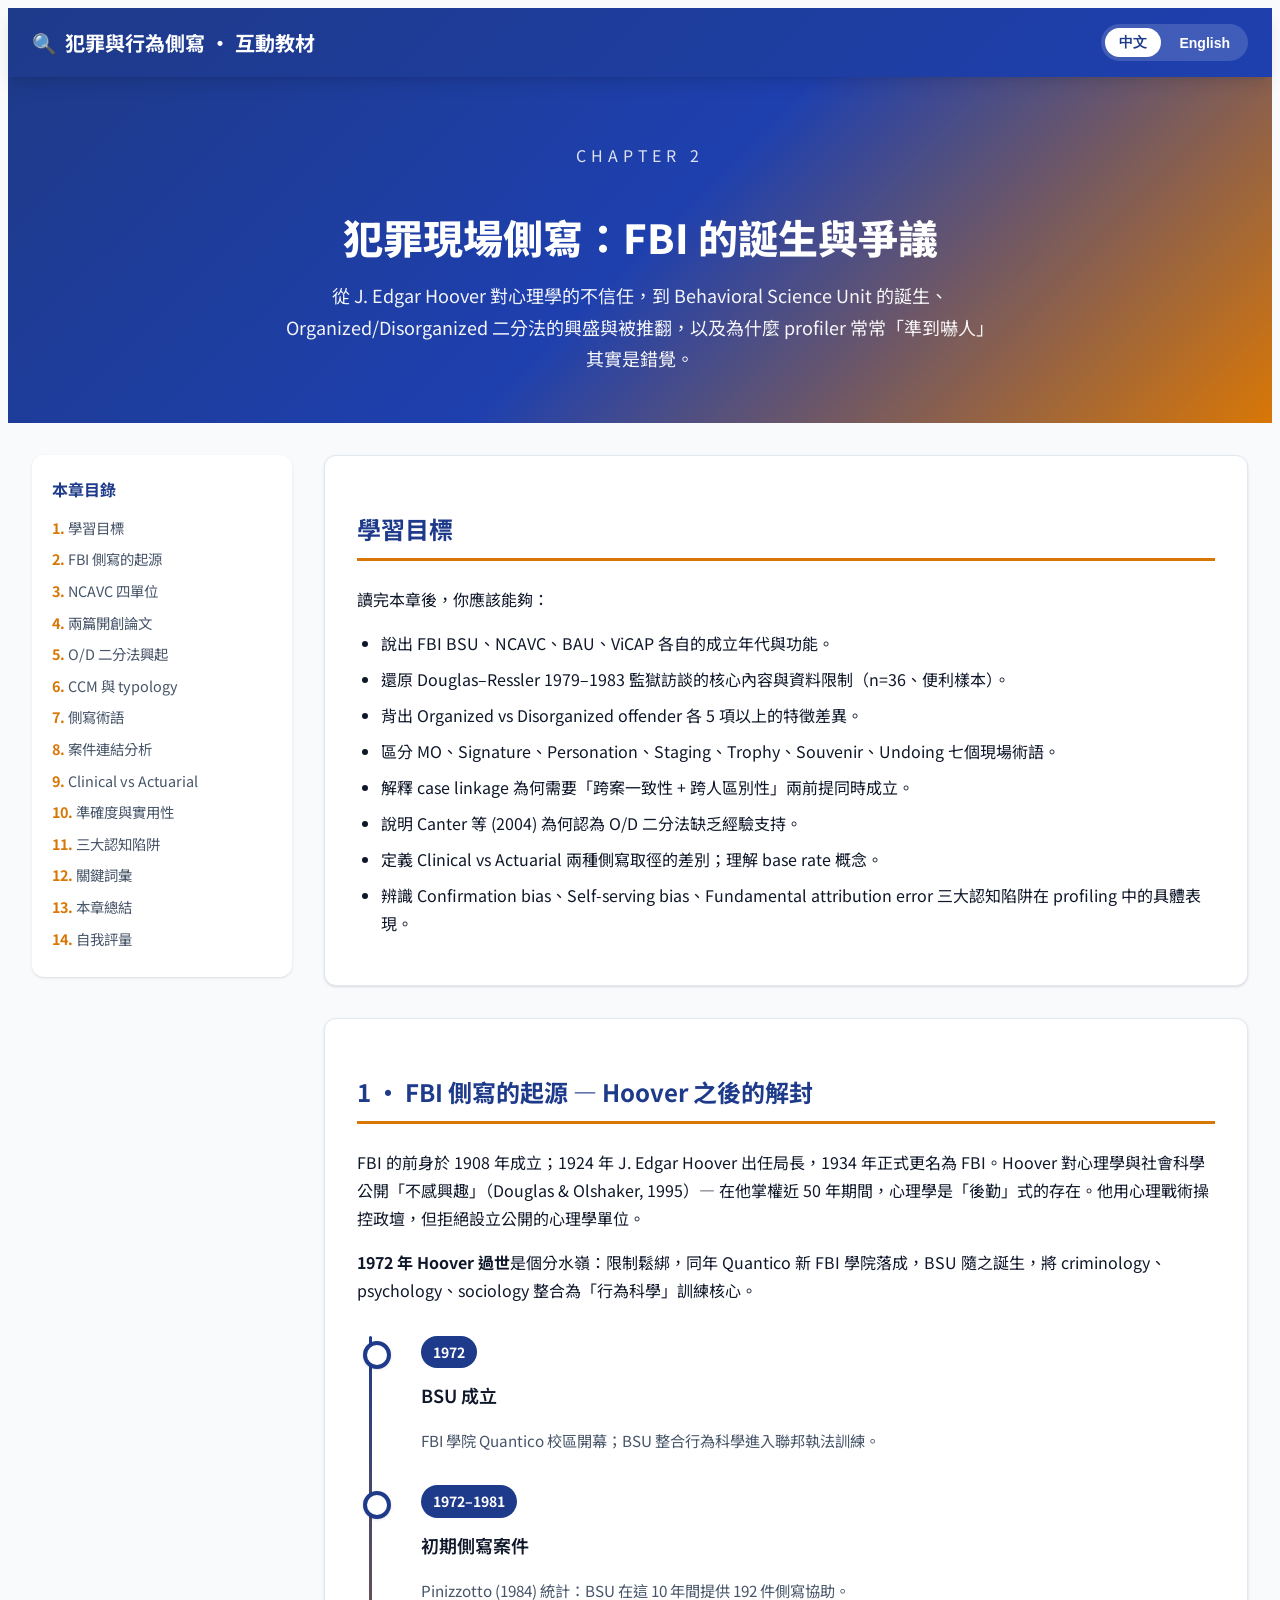
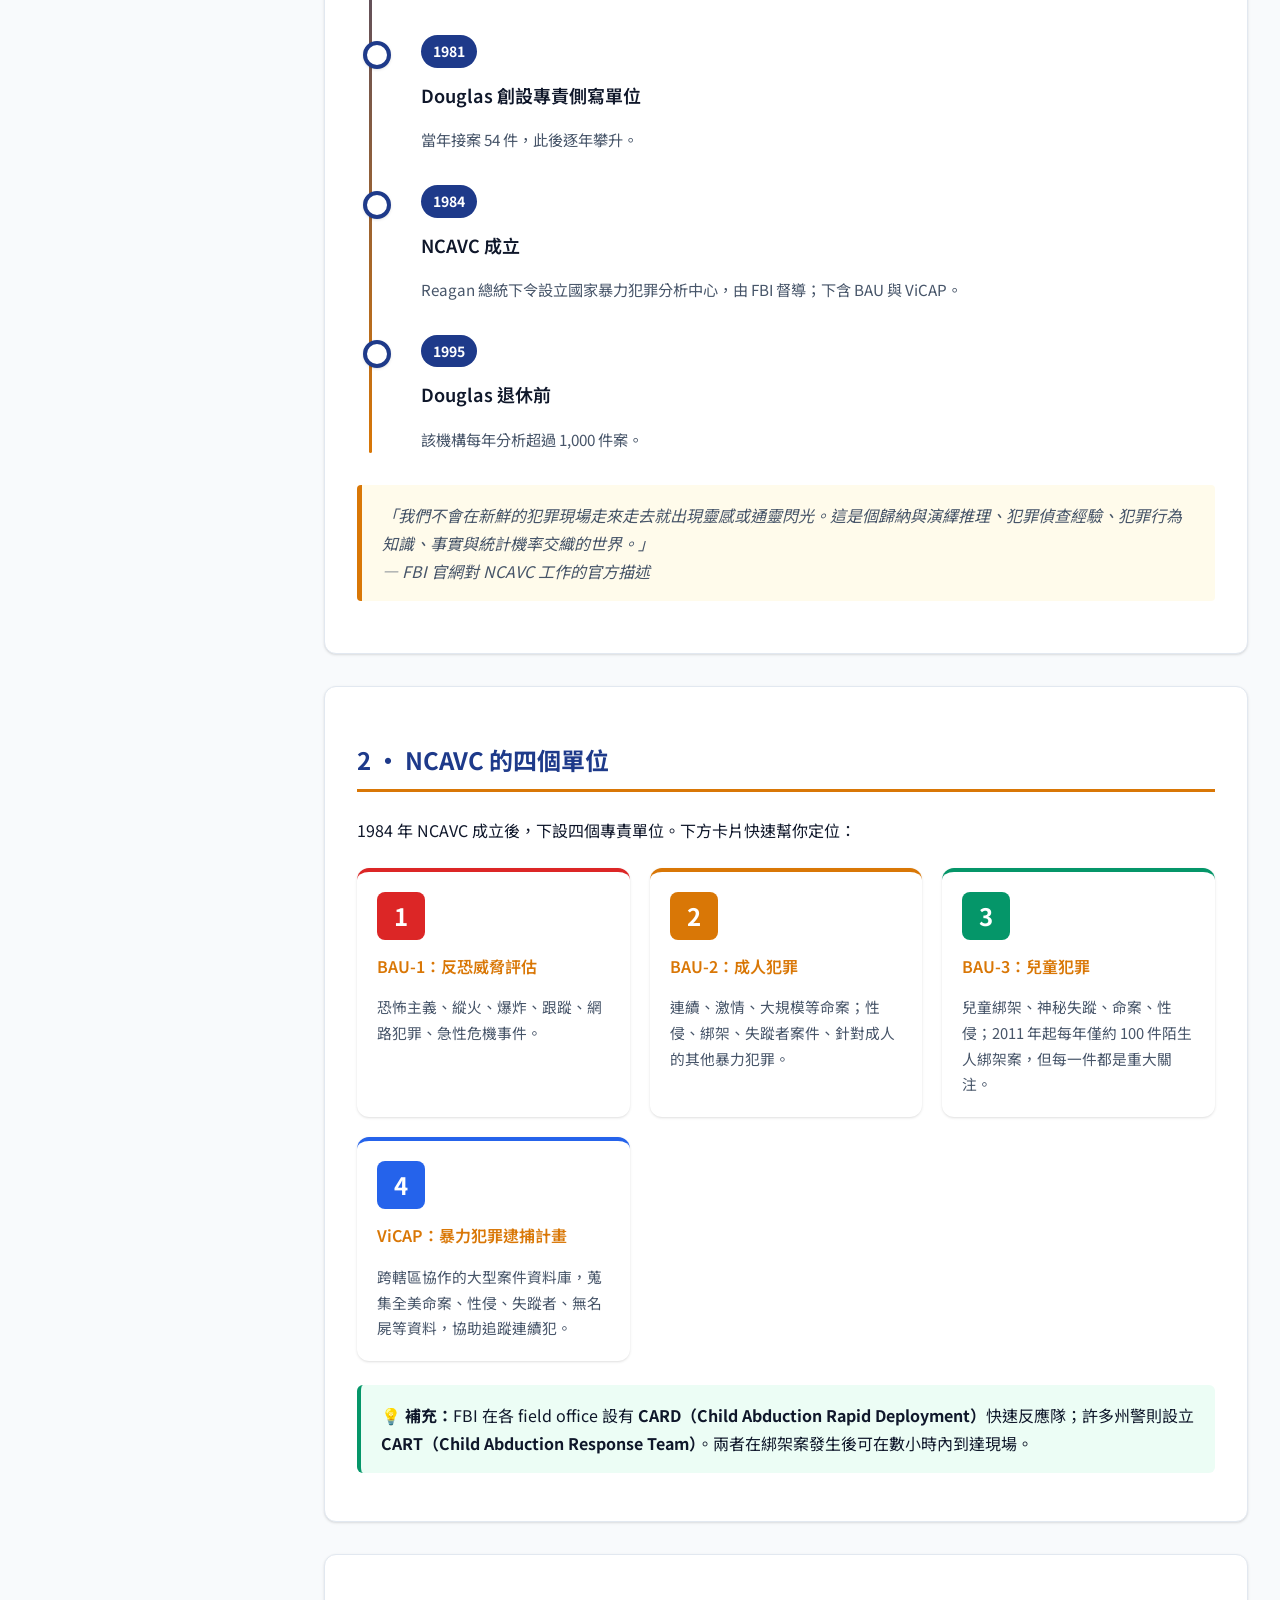
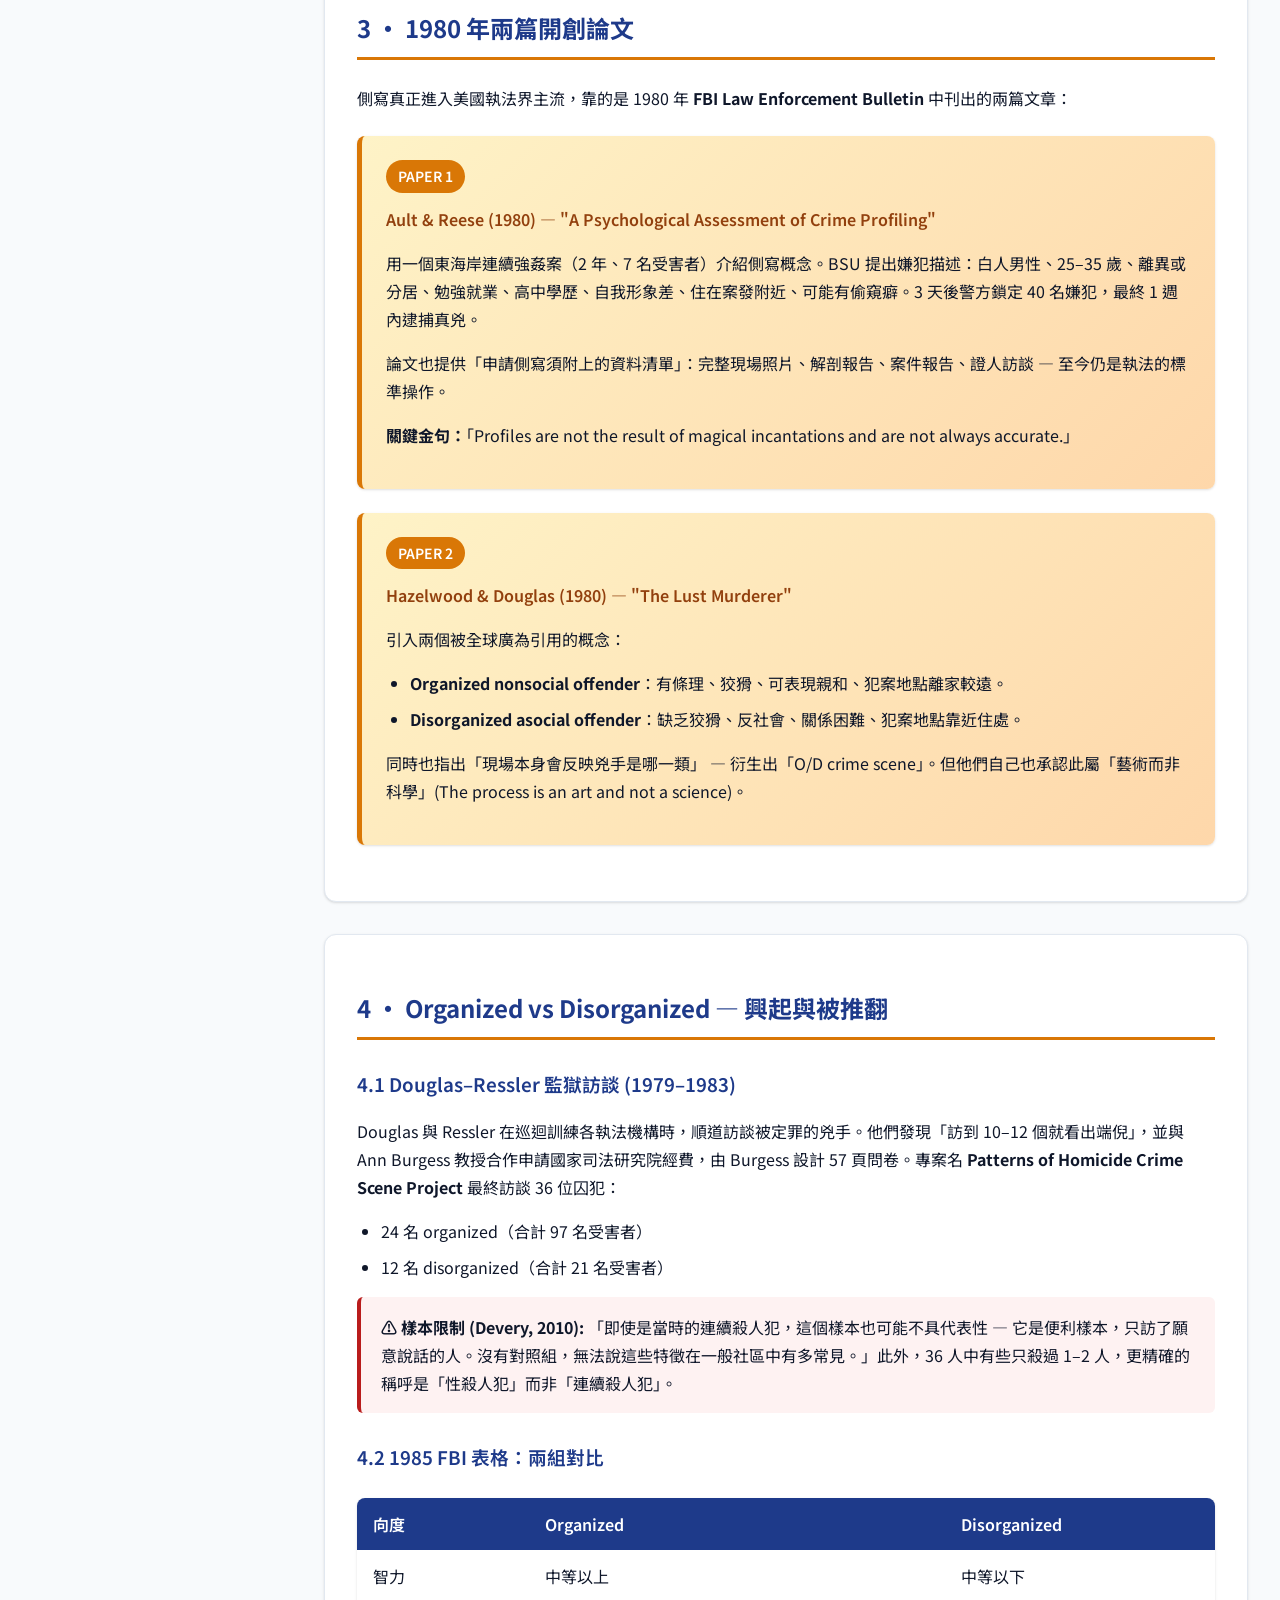
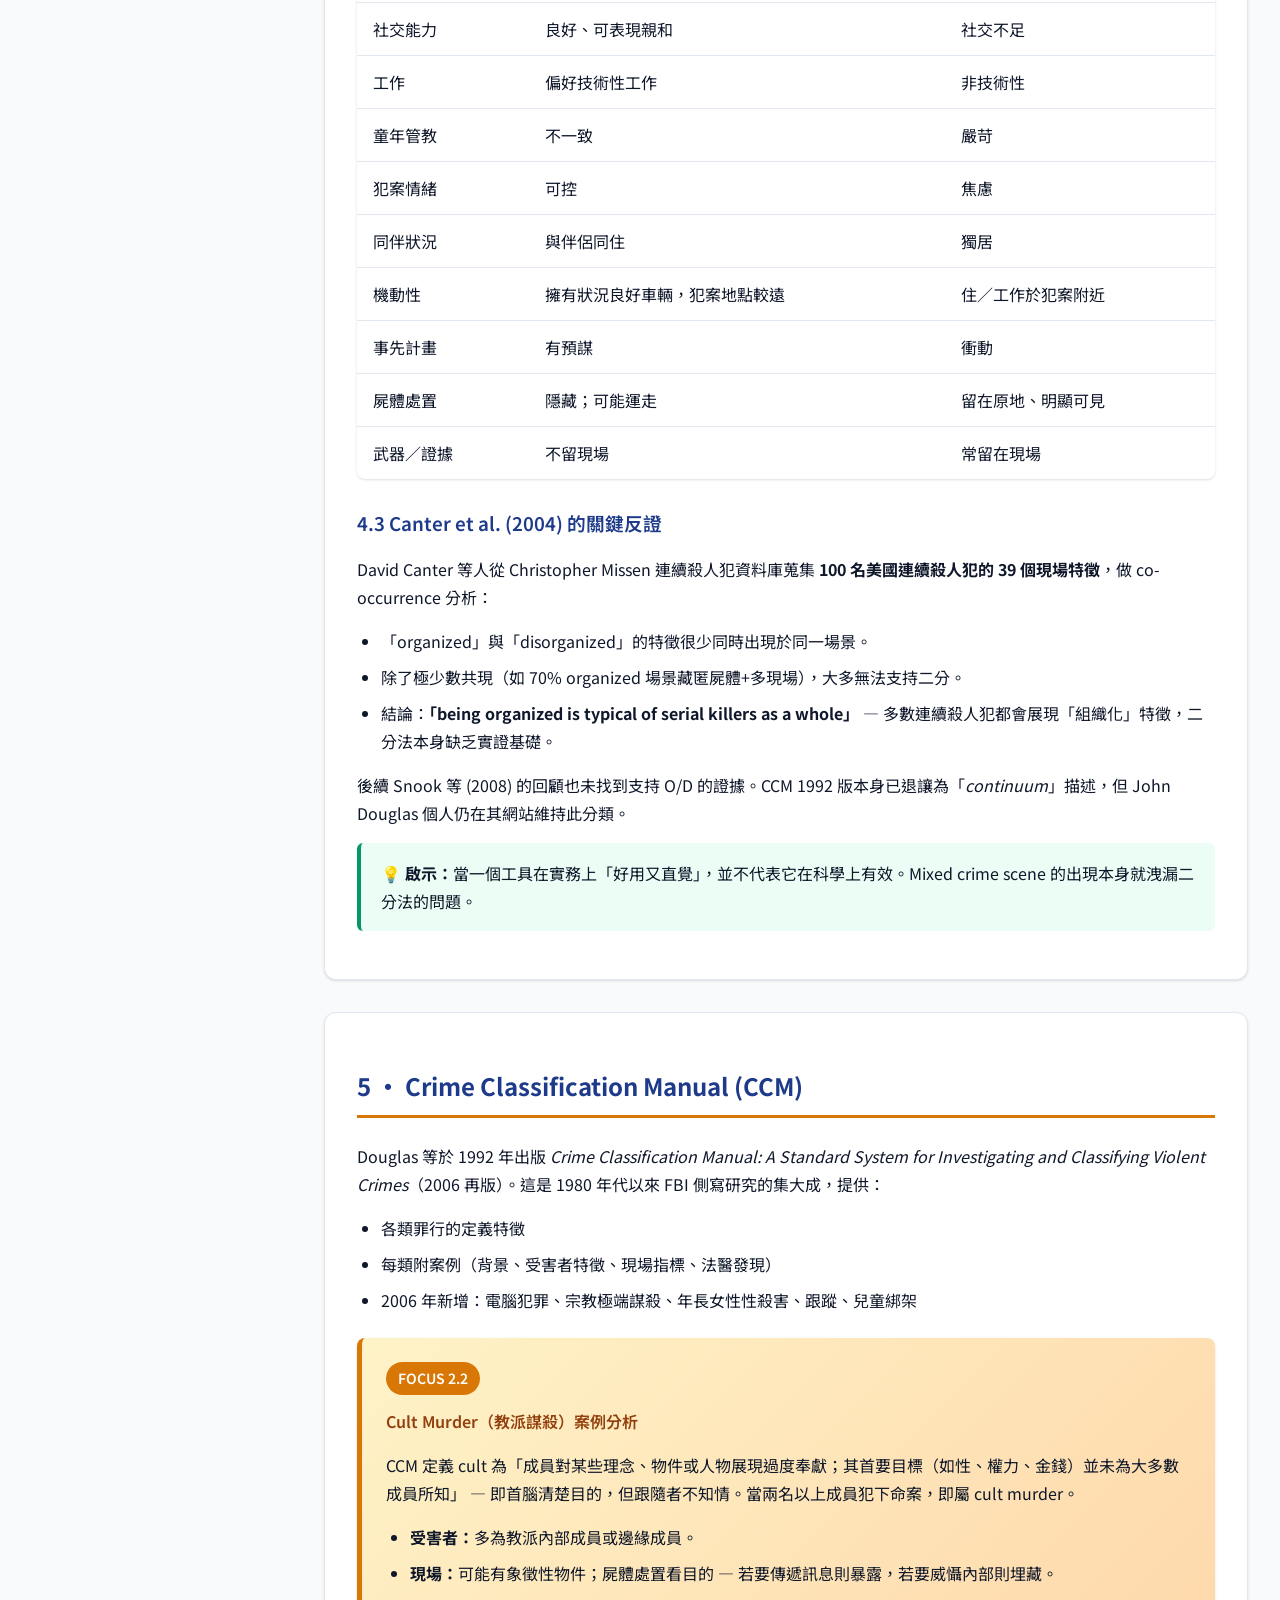
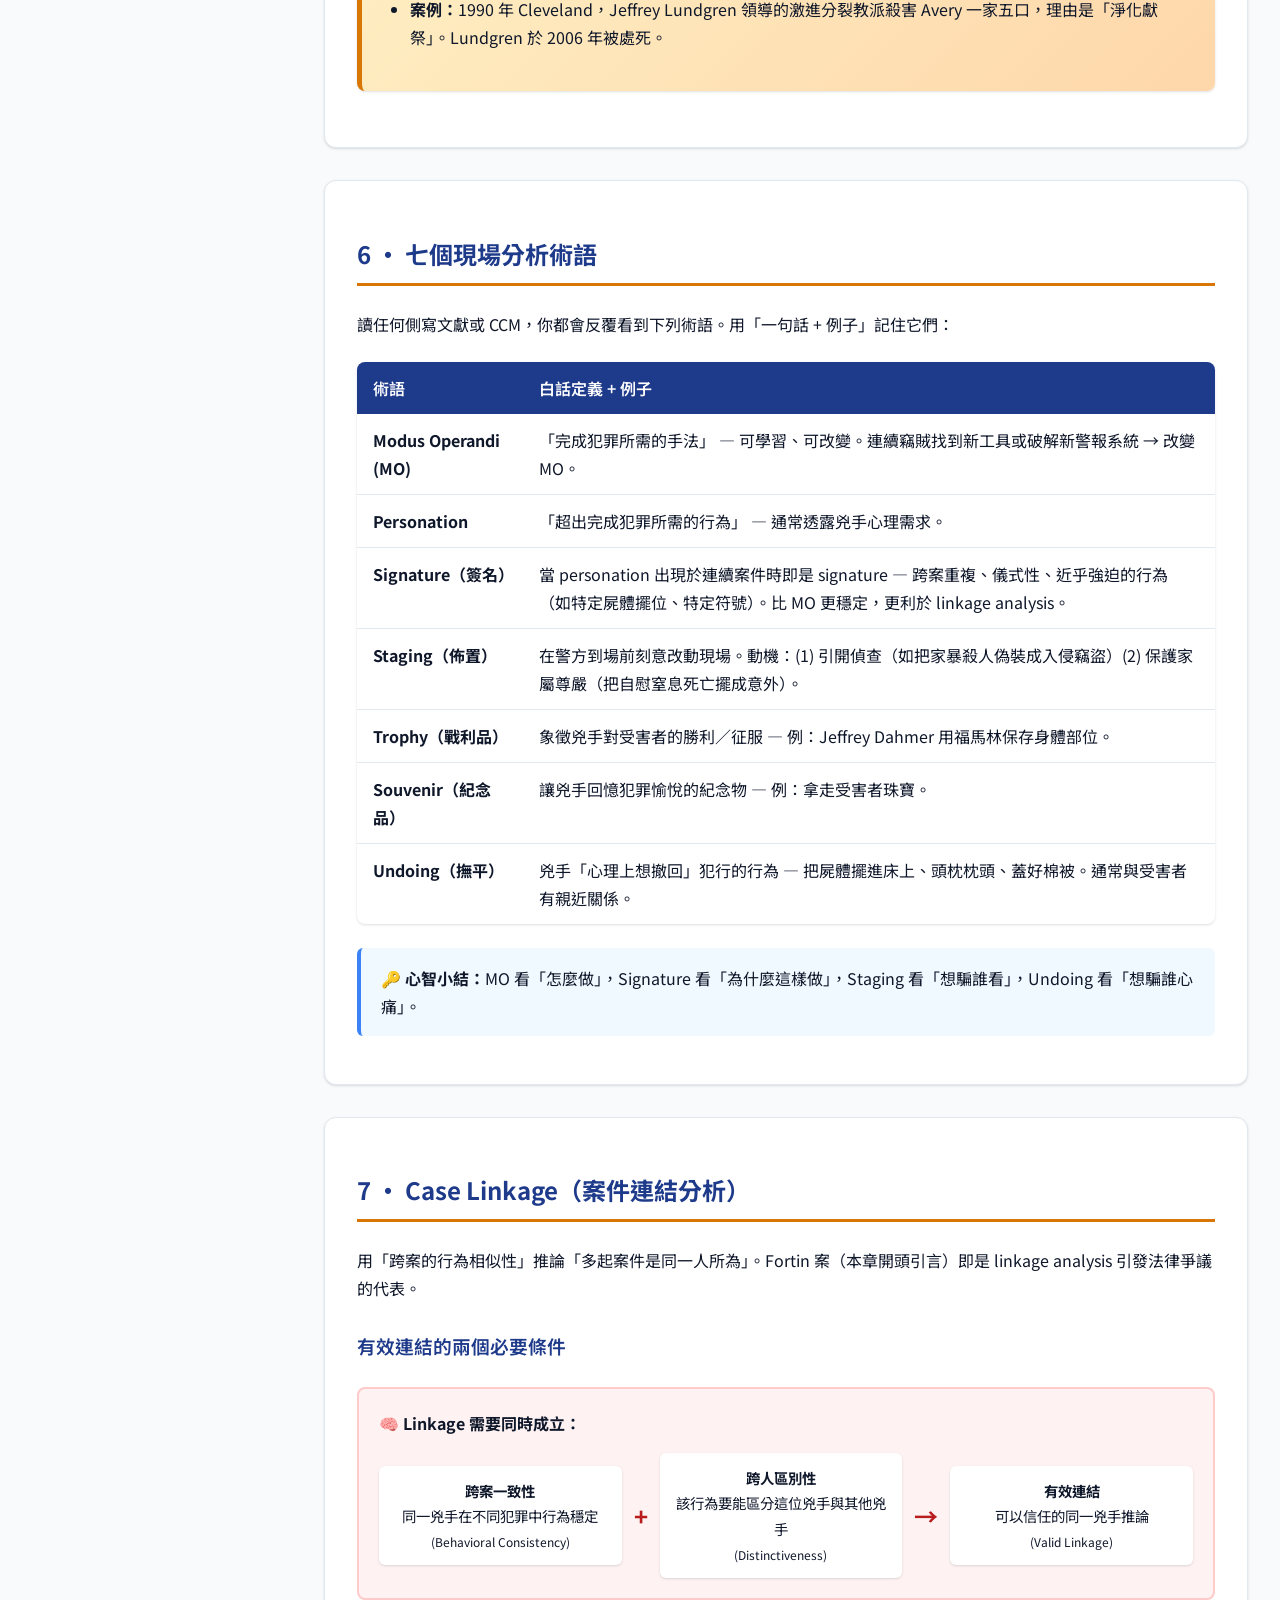
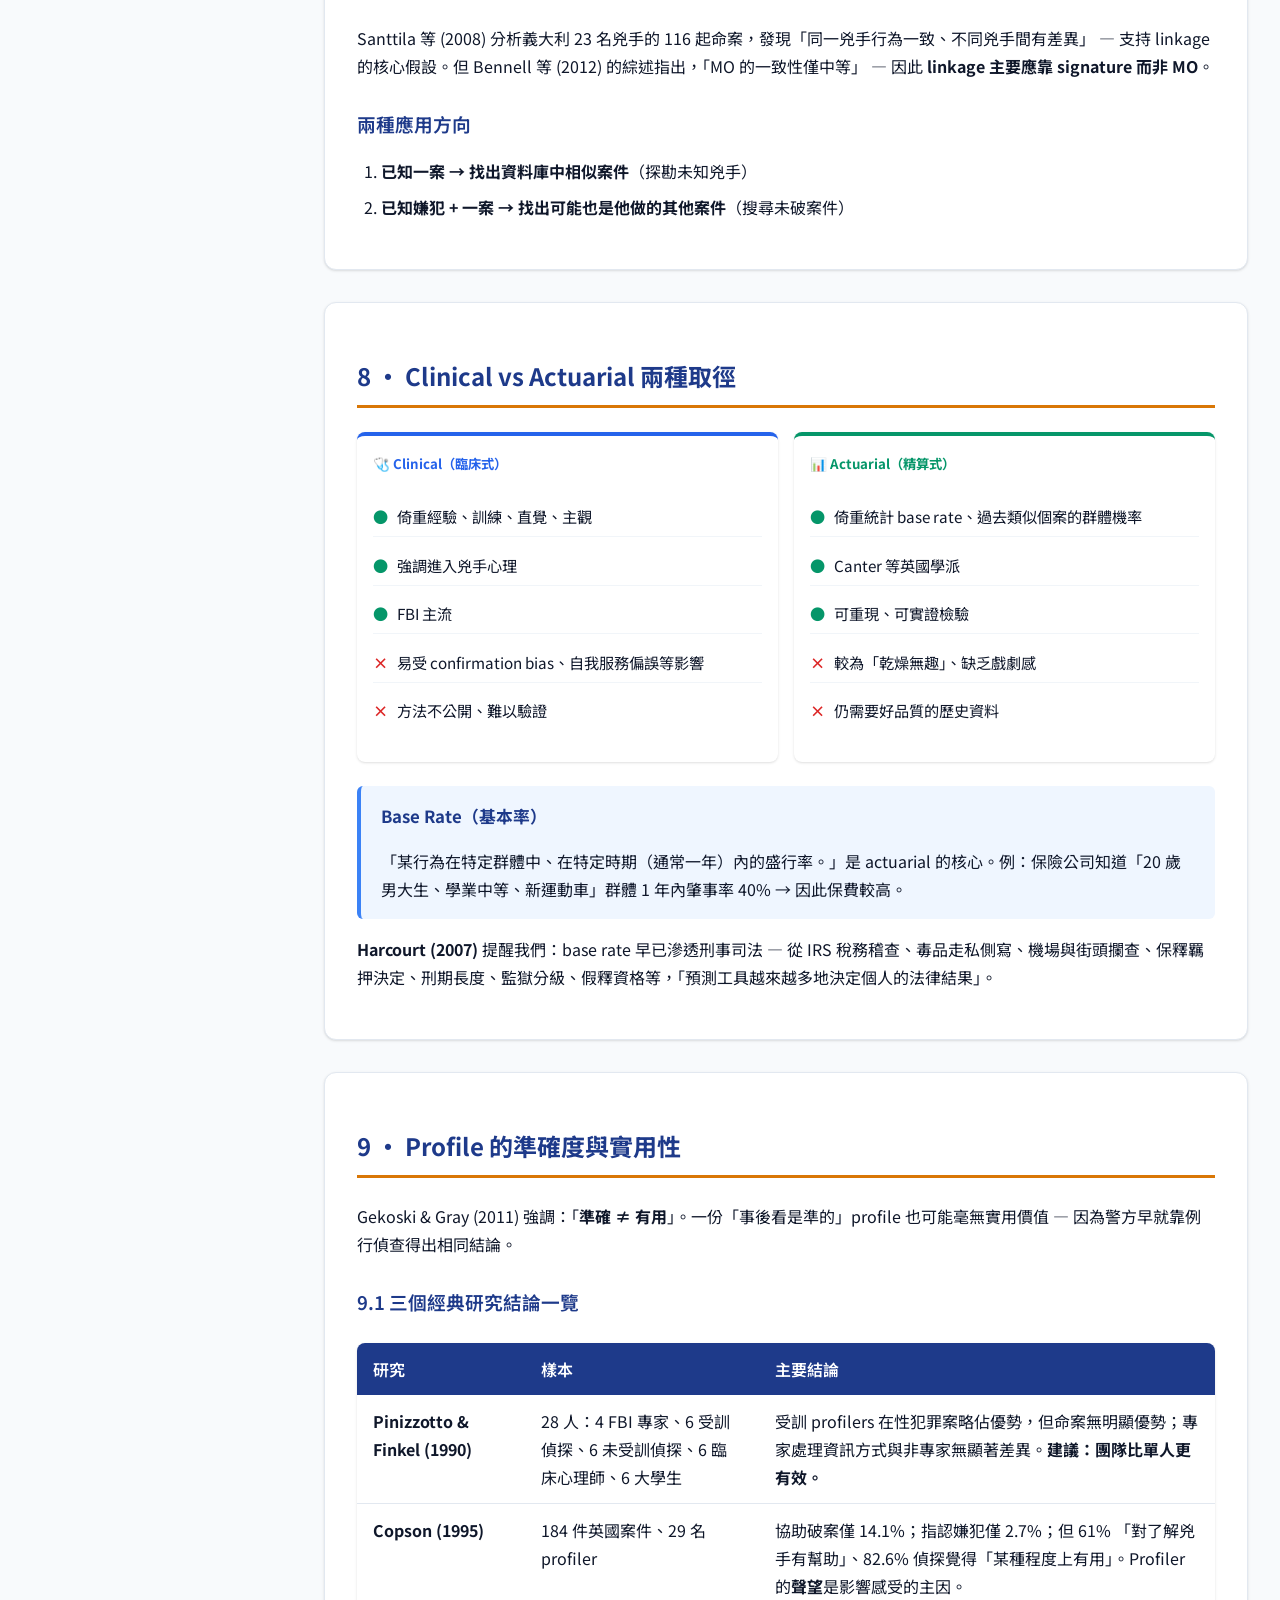
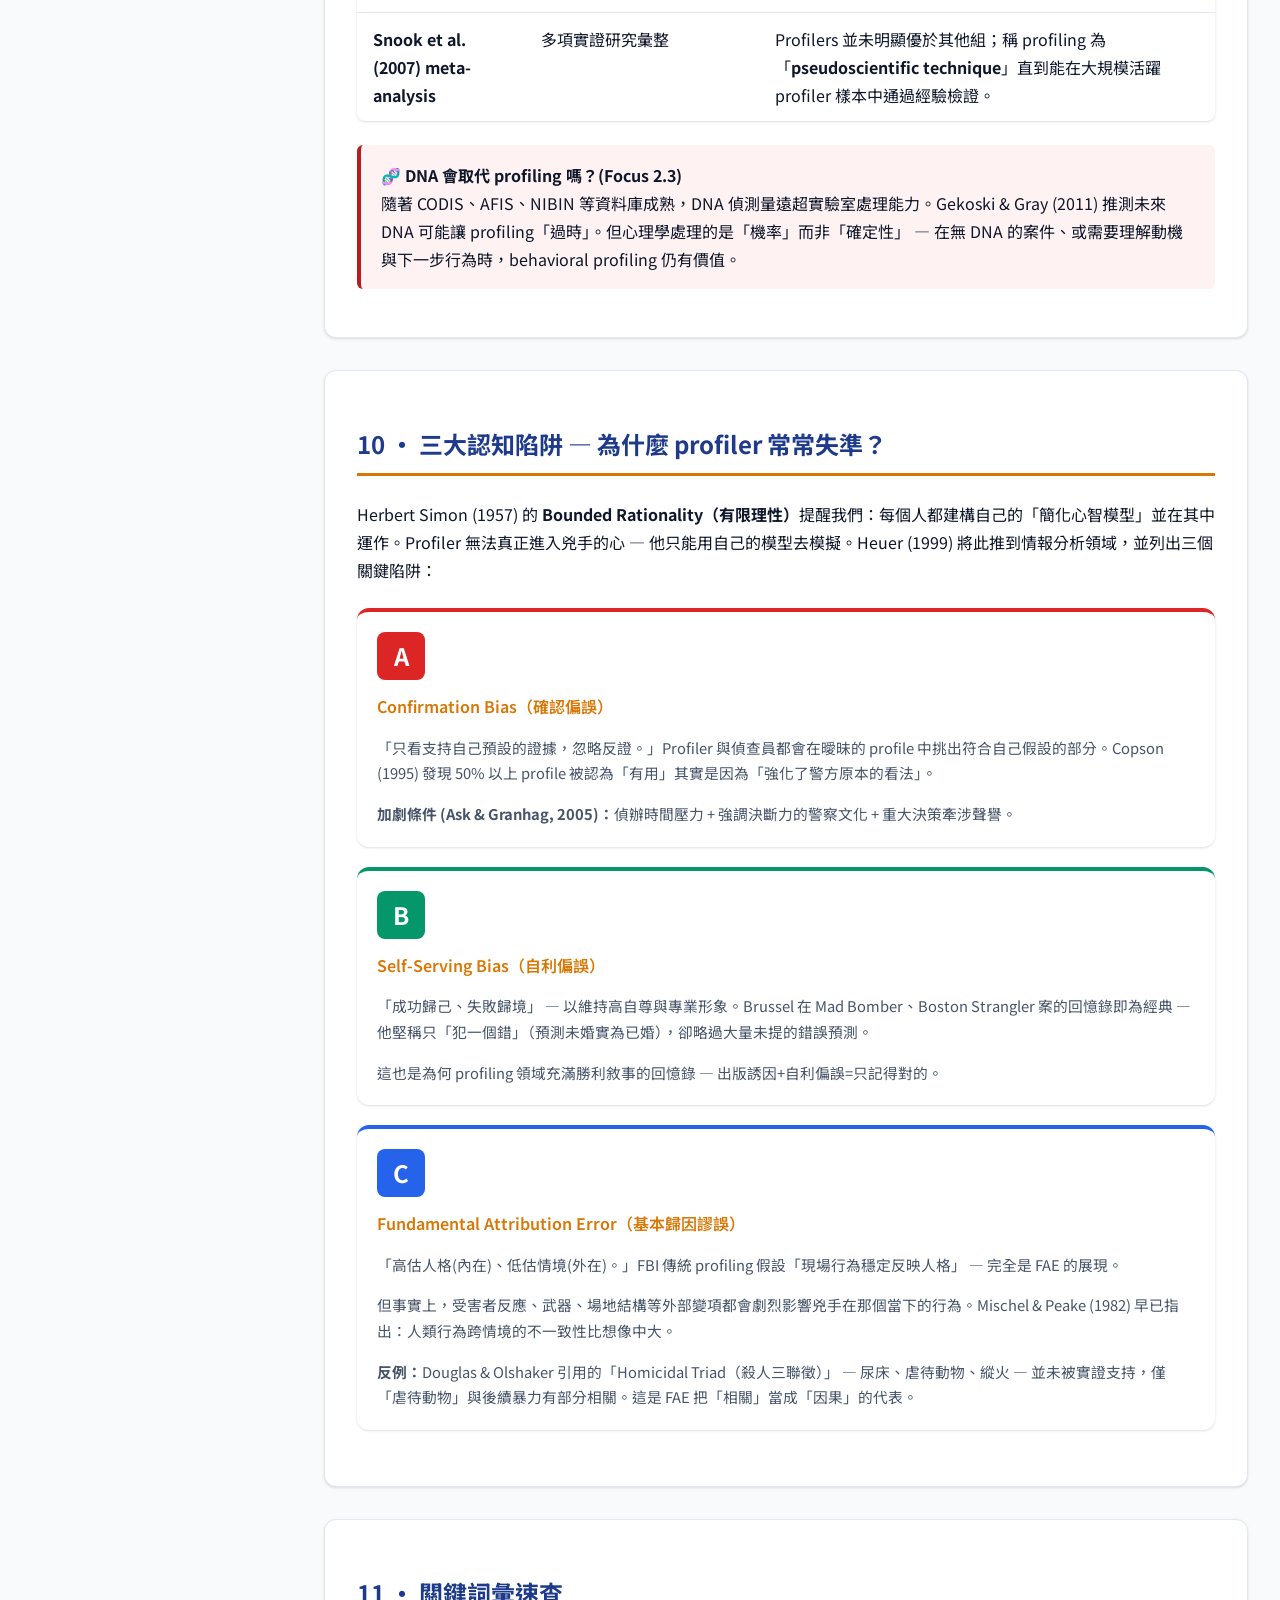
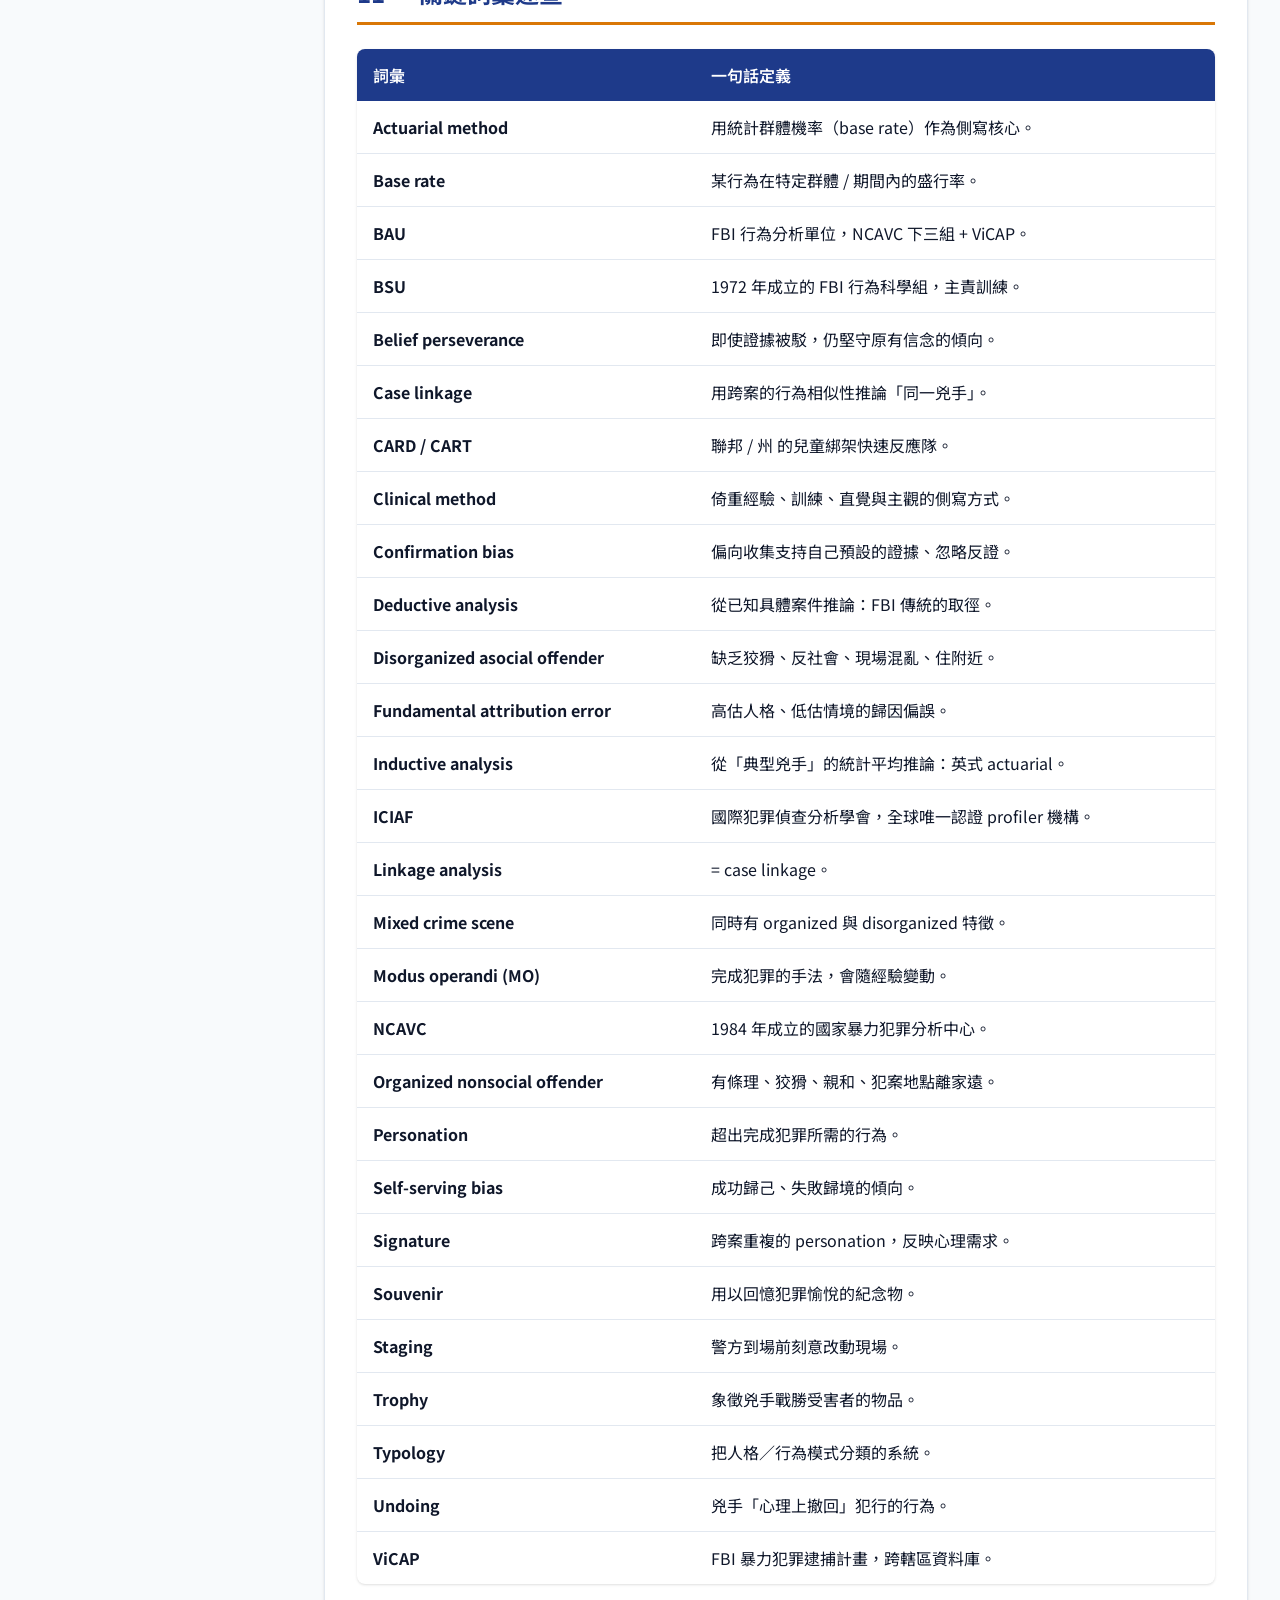
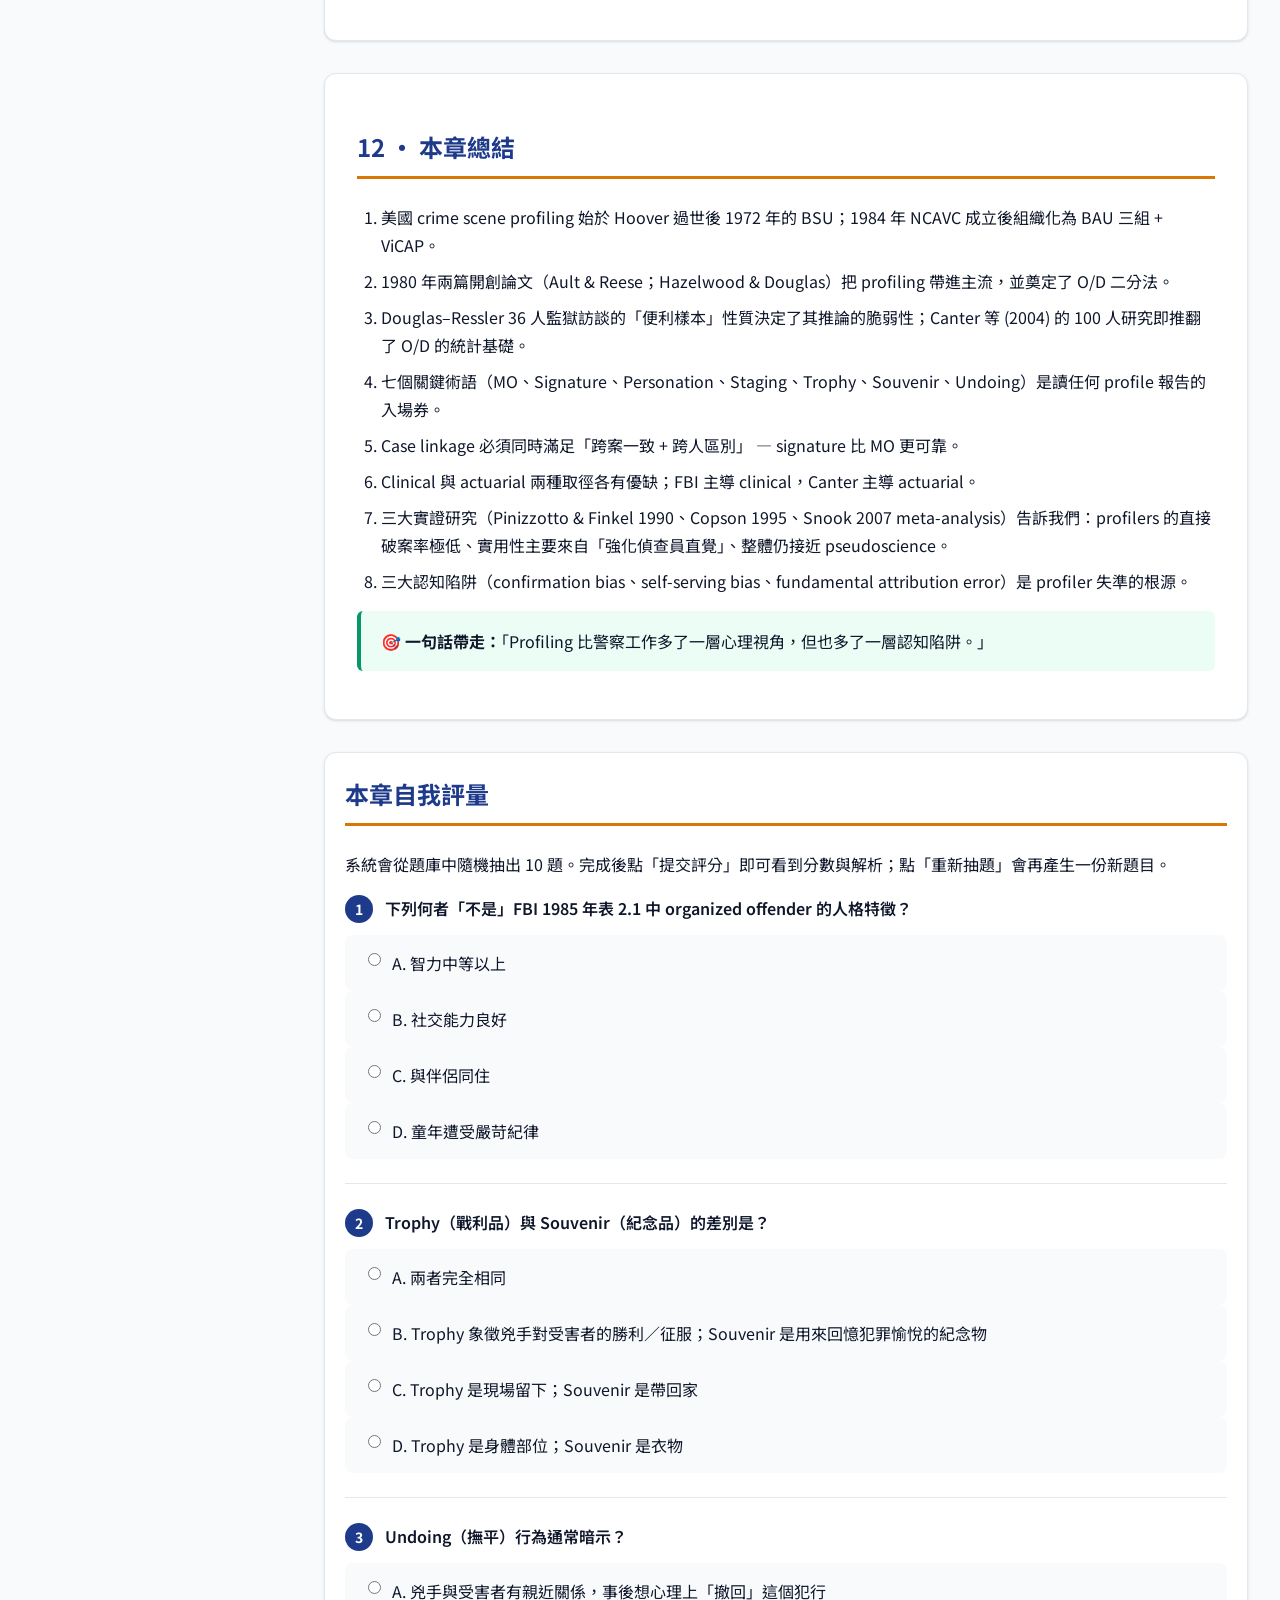
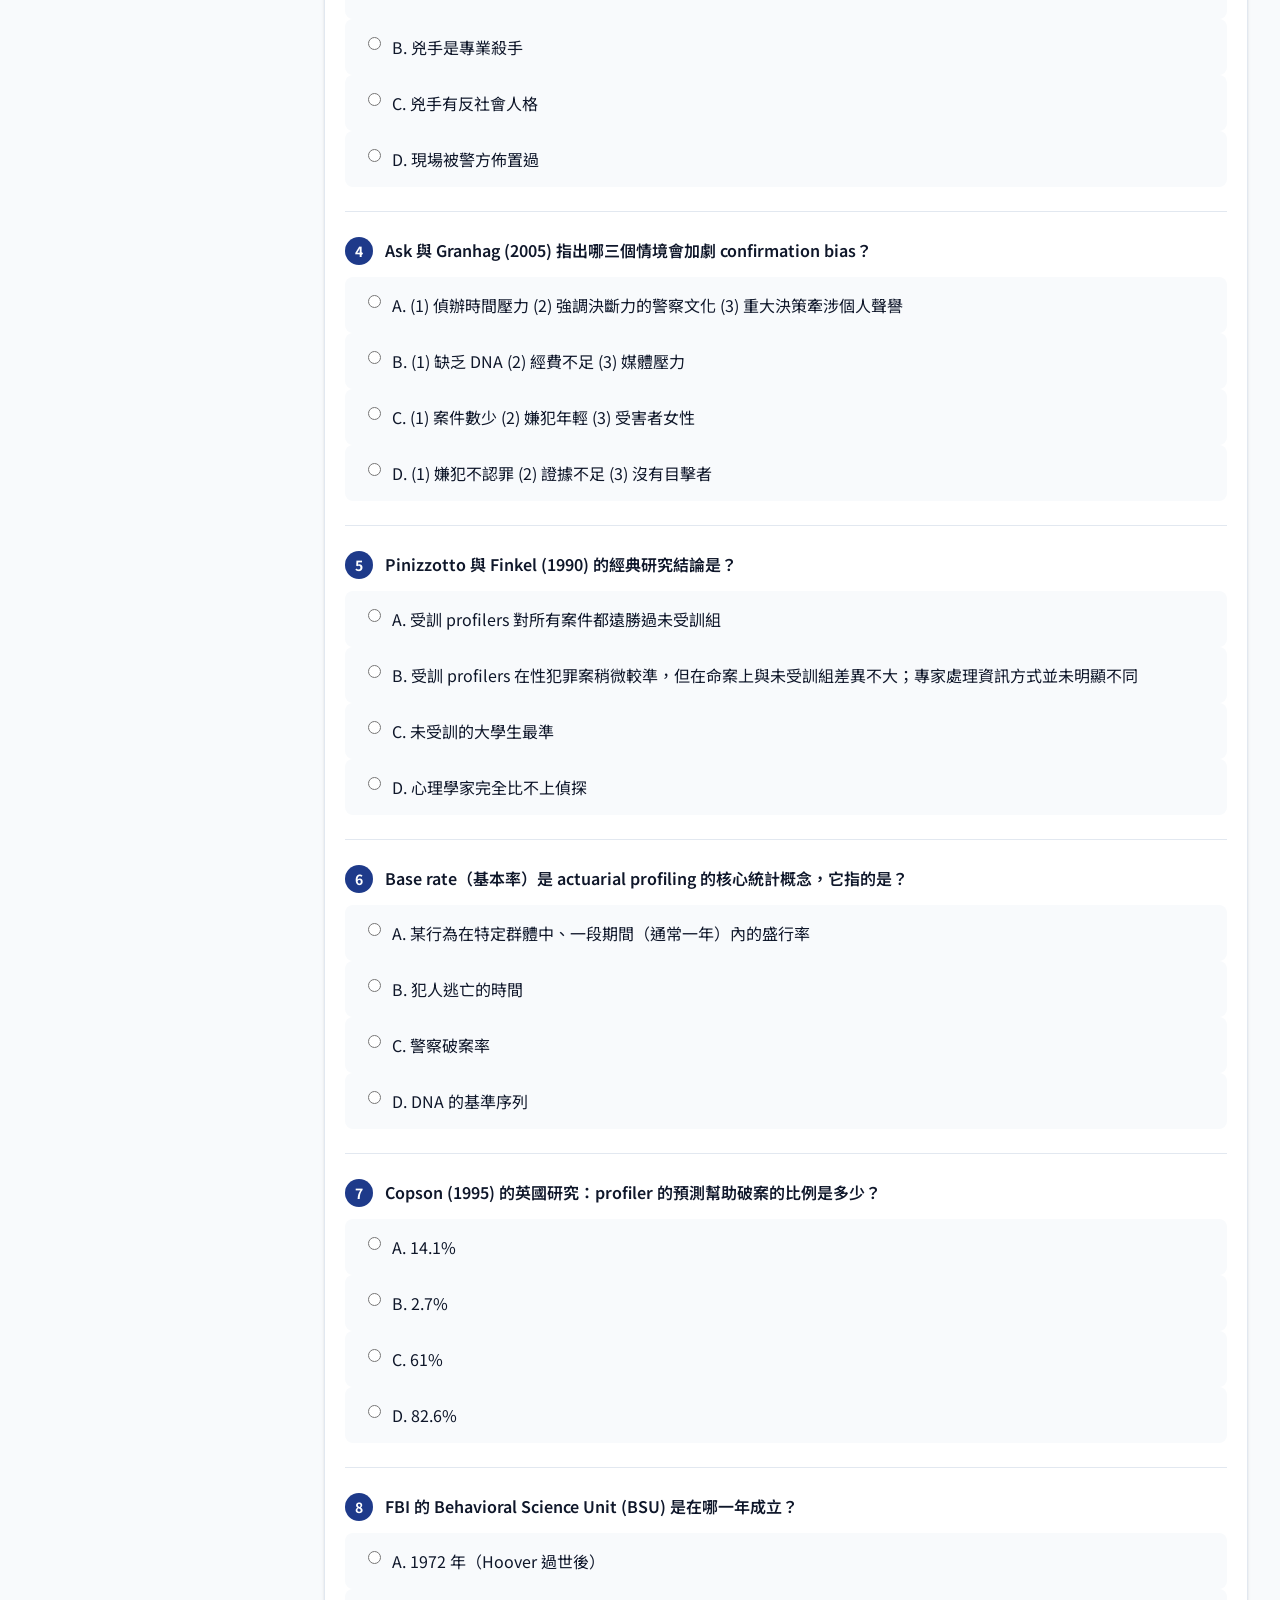
<file: chapters/chapter2.html>
<!DOCTYPE html>
<html lang="zh-Hant">
<head>
<meta charset="UTF-8">
<meta name="viewport" content="width=device-width, initial-scale=1">
<title>Chapter 2：犯罪現場側寫 — Criminal & Behavioral Profiling 互動教材</title>
<meta name="description" content="《Criminal & Behavioral Profiling》第二章中英雙語互動教材：FBI BSU / NCAVC 歷史、Organized vs Disorganized 二分法、案件連結分析、profiler 認知陷阱。">
<link rel="preconnect" href="https://fonts.googleapis.com">
<link rel="preconnect" href="https://fonts.gstatic.com" crossorigin>
<link href="https://fonts.googleapis.com/css2?family=Noto+Sans+TC:wght@400;500;600;700;800&family=Noto+Sans:wght@400;500;600;700&display=swap" rel="stylesheet">
<link rel="stylesheet" href="../assets/css/style.css">
</head>
<body class="lang-zh">

<header class="site-header">
  <div class="container">
    <a href="../index.html" class="site-title">
      <span>🔍</span>
      <span class="lang-zh-only">犯罪與行為側寫 · 互動教材</span>
      <span class="lang-en-only">Criminal & Behavioral Profiling · Interactive</span>
    </a>
    <div class="lang-toggle" role="group" aria-label="Language switcher">
      <button data-lang="zh" class="active">中文</button>
      <button data-lang="en">English</button>
    </div>
  </div>
</header>

<section class="chapter-hero">
  <div class="container">
    <div class="lang-zh-only">
      <p style="opacity:.85;letter-spacing:.3em;margin-bottom:.5rem">CHAPTER 2</p>
      <h1>犯罪現場側寫：FBI 的誕生與爭議</h1>
      <p class="subtitle">從 J. Edgar Hoover 對心理學的不信任，到 Behavioral Science Unit 的誕生、Organized/Disorganized 二分法的興盛與被推翻，以及為什麼 profiler 常常「準到嚇人」其實是錯覺。</p>
    </div>
    <div class="lang-en-only">
      <p style="opacity:.85;letter-spacing:.3em;margin-bottom:.5rem">CHAPTER 2</p>
      <h1>Crime Scene Profiling: The Birth and Battles of the FBI Model</h1>
      <p class="subtitle">From J. Edgar Hoover's distrust of psychology to the rise of the Behavioral Science Unit, the spectacular rise — and statistical fall — of the Organized/Disorganized dichotomy, and why "eerily accurate" profiles often come from cognitive bias rather than skill.</p>
    </div>
  </div>
</section>

<div class="chapter-layout">
  <aside>
    <nav class="chapter-toc">
      <div class="lang-zh-only"><h4>本章目錄</h4></div>
      <div class="lang-en-only"><h4>Table of Contents</h4></div>
      <ol>
        <li><a href="#objectives"><span class="lang-zh-only">學習目標</span><span class="lang-en-only">Learning Objectives</span></a></li>
        <li><a href="#fbi-origins"><span class="lang-zh-only">FBI 側寫的起源</span><span class="lang-en-only">FBI Origins</span></a></li>
        <li><a href="#ncavc"><span class="lang-zh-only">NCAVC 四單位</span><span class="lang-en-only">NCAVC's 4 Units</span></a></li>
        <li><a href="#seminal"><span class="lang-zh-only">兩篇開創論文</span><span class="lang-en-only">Two Seminal Papers</span></a></li>
        <li><a href="#od-typology"><span class="lang-zh-only">O/D 二分法興起</span><span class="lang-en-only">The O/D Typology</span></a></li>
        <li><a href="#ccm"><span class="lang-zh-only">CCM 與 typology</span><span class="lang-en-only">CCM & Typology</span></a></li>
        <li><a href="#terminology"><span class="lang-zh-only">側寫術語</span><span class="lang-en-only">Profiling Terminology</span></a></li>
        <li><a href="#linkage"><span class="lang-zh-only">案件連結分析</span><span class="lang-en-only">Case Linkage</span></a></li>
        <li><a href="#clinical-actuarial"><span class="lang-zh-only">Clinical vs Actuarial</span><span class="lang-en-only">Clinical vs Actuarial</span></a></li>
        <li><a href="#accuracy"><span class="lang-zh-only">準確度與實用性</span><span class="lang-en-only">Accuracy & Usefulness</span></a></li>
        <li><a href="#biases"><span class="lang-zh-only">三大認知陷阱</span><span class="lang-en-only">3 Cognitive Pitfalls</span></a></li>
        <li><a href="#glossary"><span class="lang-zh-only">關鍵詞彙</span><span class="lang-en-only">Key Concepts</span></a></li>
        <li><a href="#summary"><span class="lang-zh-only">本章總結</span><span class="lang-en-only">Summary</span></a></li>
        <li><a href="#quiz"><span class="lang-zh-only">自我評量</span><span class="lang-en-only">Self-Quiz</span></a></li>
      </ol>
    </nav>
  </aside>

  <main>

    <!-- Learning Objectives -->
    <section id="objectives" class="section-card">
      <div class="lang-zh-only">
        <h2>學習目標</h2>
        <p>讀完本章後，你應該能夠：</p>
        <ul>
          <li>說出 FBI BSU、NCAVC、BAU、ViCAP 各自的成立年代與功能。</li>
          <li>還原 Douglas–Ressler 1979–1983 監獄訪談的核心內容與資料限制（n=36、便利樣本）。</li>
          <li>背出 Organized vs Disorganized offender 各 5 項以上的特徵差異。</li>
          <li>區分 MO、Signature、Personation、Staging、Trophy、Souvenir、Undoing 七個現場術語。</li>
          <li>解釋 case linkage 為何需要「跨案一致性 + 跨人區別性」兩前提同時成立。</li>
          <li>說明 Canter 等 (2004) 為何認為 O/D 二分法缺乏經驗支持。</li>
          <li>定義 Clinical vs Actuarial 兩種側寫取徑的差別；理解 base rate 概念。</li>
          <li>辨識 Confirmation bias、Self-serving bias、Fundamental attribution error 三大認知陷阱在 profiling 中的具體表現。</li>
        </ul>
      </div>
      <div class="lang-en-only">
        <h2>Learning Objectives</h2>
        <ul>
          <li>State the founding dates and functions of the FBI BSU, NCAVC, BAU, and ViCAP.</li>
          <li>Reconstruct the Douglas–Ressler 1979–83 prison interviews and their methodological limits (n=36, convenience sample).</li>
          <li>List 5+ differentiating traits between organized and disorganized offenders.</li>
          <li>Distinguish 7 scene-analysis terms: MO, Signature, Personation, Staging, Trophy, Souvenir, Undoing.</li>
          <li>Explain why case linkage requires both within-offender consistency AND between-offender distinctiveness.</li>
          <li>Explain why Canter et al. (2004) concluded the O/D dichotomy lacks empirical support.</li>
          <li>Differentiate clinical vs actuarial approaches; understand "base rate."</li>
          <li>Identify how confirmation bias, self-serving bias, and fundamental attribution error manifest in profiling.</li>
        </ul>
      </div>
    </section>

    <!-- FBI Origins -->
    <section id="fbi-origins" class="section-card">
      <div class="lang-zh-only">
        <h2>1 · FBI 側寫的起源 — Hoover 之後的解封</h2>
        <p>FBI 的前身於 1908 年成立；1924 年 J. Edgar Hoover 出任局長，1934 年正式更名為 FBI。Hoover 對心理學與社會科學公開「不感興趣」（Douglas &amp; Olshaker, 1995）— 在他掌權近 50 年期間，心理學是「後勤」式的存在。他用心理戰術操控政壇，但拒絕設立公開的心理學單位。</p>
        <p><strong>1972 年 Hoover 過世</strong>是個分水嶺：限制鬆綁，同年 Quantico 新 FBI 學院落成，BSU 隨之誕生，將 criminology、psychology、sociology 整合為「行為科學」訓練核心。</p>

        <div class="timeline">
          <div class="timeline-item">
            <span class="year">1972</span>
            <h4>BSU 成立</h4>
            <p>FBI 學院 Quantico 校區開幕；BSU 整合行為科學進入聯邦執法訓練。</p>
          </div>
          <div class="timeline-item">
            <span class="year">1972–1981</span>
            <h4>初期側寫案件</h4>
            <p>Pinizzotto (1984) 統計：BSU 在這 10 年間提供 192 件側寫協助。</p>
          </div>
          <div class="timeline-item">
            <span class="year">1981</span>
            <h4>Douglas 創設專責側寫單位</h4>
            <p>當年接案 54 件，此後逐年攀升。</p>
          </div>
          <div class="timeline-item">
            <span class="year">1984</span>
            <h4>NCAVC 成立</h4>
            <p>Reagan 總統下令設立國家暴力犯罪分析中心，由 FBI 督導；下含 BAU 與 ViCAP。</p>
          </div>
          <div class="timeline-item">
            <span class="year">1995</span>
            <h4>Douglas 退休前</h4>
            <p>該機構每年分析超過 1,000 件案。</p>
          </div>
        </div>

        <blockquote>「我們不會在新鮮的犯罪現場走來走去就出現靈感或通靈閃光。這是個歸納與演繹推理、犯罪偵查經驗、犯罪行為知識、事實與統計機率交織的世界。」<br>— FBI 官網對 NCAVC 工作的官方描述</blockquote>
      </div>

      <div class="lang-en-only">
        <h2>1 · FBI Origins — Unlocking After Hoover</h2>
        <p>The FBI's predecessor began in 1908; J. Edgar Hoover took charge in 1924, the agency was renamed in 1934. Hoover publicly disdained psychology and the social sciences (Douglas &amp; Olshaker, 1995) — for nearly 50 years, psychology in the Bureau was a "back room" affair. He used psychological tactics on politicians but refused to create a public psychology unit.</p>
        <p><strong>Hoover's death in 1972</strong> was the watershed. Restrictions eased, a new Academy opened at Quantico, and the BSU was born — integrating criminology, psychology, and sociology into "behavioral science" training for federal law enforcement.</p>

        <div class="timeline">
          <div class="timeline-item">
            <span class="year">1972</span>
            <h4>BSU established</h4>
            <p>The FBI Academy at Quantico opens; the BSU brings behavioral science into federal training.</p>
          </div>
          <div class="timeline-item">
            <span class="year">1972–1981</span>
            <h4>Early caseload</h4>
            <p>Pinizzotto (1984): BSU provided profiling assistance on 192 cases.</p>
          </div>
          <div class="timeline-item">
            <span class="year">1981</span>
            <h4>Douglas creates dedicated profiling unit</h4>
            <p>54 cases that year; caseload climbed every year after.</p>
          </div>
          <div class="timeline-item">
            <span class="year">1984</span>
            <h4>NCAVC established</h4>
            <p>President Reagan creates the National Center for the Analysis of Violent Crime under the FBI, housing BAU and ViCAP.</p>
          </div>
          <div class="timeline-item">
            <span class="year">1995</span>
            <h4>Douglas's retirement era</h4>
            <p>The agency was analyzing more than 1,000 cases per year.</p>
          </div>
        </div>

        <blockquote>"[Agents] do not get vibes or experience psychic flashes while walking around fresh crime scenes. Rather, it is an exciting world of investigation and research — a world of inductive and deductive reasoning; crime-solving experience; and knowledge of criminal behavior, facts, and statistical probabilities."<br>— FBI's official description of NCAVC work</blockquote>
      </div>
    </section>

    <!-- NCAVC -->
    <section id="ncavc" class="section-card">
      <div class="lang-zh-only">
        <h2>2 · NCAVC 的四個單位</h2>
        <p>1984 年 NCAVC 成立後，下設四個專責單位。下方卡片快速幫你定位：</p>
      </div>
      <div class="lang-en-only">
        <h2>2 · NCAVC's Four Units</h2>
        <p>Since 1984, NCAVC has been organized into four units. The cards below summarize each:</p>
      </div>

      <div class="area-grid">
        <article class="area-card area-1">
          <div class="area-icon">1</div>
          <div class="lang-zh-only">
            <h4>BAU-1：反恐威脅評估</h4>
            <p>恐怖主義、縱火、爆炸、跟蹤、網路犯罪、急性危機事件。</p>
          </div>
          <div class="lang-en-only">
            <h4>BAU-1: Counterterrorism &amp; Threats</h4>
            <p>Terrorism, arson, bombings, stalking, cyber violations, active crisis situations.</p>
          </div>
        </article>
        <article class="area-card area-2">
          <div class="area-icon">2</div>
          <div class="lang-zh-only">
            <h4>BAU-2：成人犯罪</h4>
            <p>連續、激情、大規模等命案；性侵、綁架、失蹤者案件、針對成人的其他暴力犯罪。</p>
          </div>
          <div class="lang-en-only">
            <h4>BAU-2: Crimes Against Adults</h4>
            <p>Serial, spree, mass and other murders; sexual assaults, kidnappings, missing persons; other adult-victim violence.</p>
          </div>
        </article>
        <article class="area-card area-3">
          <div class="area-icon">3</div>
          <div class="lang-zh-only">
            <h4>BAU-3：兒童犯罪</h4>
            <p>兒童綁架、神秘失蹤、命案、性侵；2011 年起每年僅約 100 件陌生人綁架案，但每一件都是重大關注。</p>
          </div>
          <div class="lang-en-only">
            <h4>BAU-3: Crimes Against Children</h4>
            <p>Child abductions, mysterious disappearances, homicide, sexual victimization. Only ~100 stranger abductions/year nationally — but each is grave.</p>
          </div>
        </article>
        <article class="area-card area-4">
          <div class="area-icon">4</div>
          <div class="lang-zh-only">
            <h4>ViCAP：暴力犯罪逮捕計畫</h4>
            <p>跨轄區協作的大型案件資料庫，蒐集全美命案、性侵、失蹤者、無名屍等資料，協助追蹤連續犯。</p>
          </div>
          <div class="lang-en-only">
            <h4>ViCAP</h4>
            <p>A cross-jurisdiction repository of major U.S. cases — homicides, sexual assaults, missing persons, unidentified remains — to help track serial offenders.</p>
          </div>
        </article>
      </div>

      <div class="callout callout-tip">
        <div class="lang-zh-only"><strong>💡 補充：</strong>FBI 在各 field office 設有 <strong>CARD（Child Abduction Rapid Deployment）</strong>快速反應隊；許多州警則設立 <strong>CART（Child Abduction Response Team）</strong>。兩者在綁架案發生後可在數小時內到達現場。</div>
        <div class="lang-en-only"><strong>💡 Note:</strong> FBI field offices host <strong>CARD (Child Abduction Rapid Deployment)</strong> teams; many state police have <strong>CART (Child Abduction Response Team)</strong>. Both can be on-scene within hours.</div>
      </div>
    </section>

    <!-- Seminal Papers -->
    <section id="seminal" class="section-card">
      <div class="lang-zh-only">
        <h2>3 · 1980 年兩篇開創論文</h2>
        <p>側寫真正進入美國執法界主流，靠的是 1980 年 <strong>FBI Law Enforcement Bulletin</strong> 中刊出的兩篇文章：</p>

        <div class="focus-box">
          <span class="focus-label">PAPER 1</span>
          <h4>Ault &amp; Reese (1980) — "A Psychological Assessment of Crime Profiling"</h4>
          <p>用一個東海岸連續強姦案（2 年、7 名受害者）介紹側寫概念。BSU 提出嫌犯描述：白人男性、25–35 歲、離異或分居、勉強就業、高中學歷、自我形象差、住在案發附近、可能有偷窺癖。3 天後警方鎖定 40 名嫌犯，最終 1 週內逮捕真兇。</p>
          <p>論文也提供「申請側寫須附上的資料清單」：完整現場照片、解剖報告、案件報告、證人訪談 — 至今仍是執法的標準操作。</p>
          <p><strong>關鍵金句：</strong>「Profiles are not the result of magical incantations and are not always accurate.」</p>
        </div>

        <div class="focus-box">
          <span class="focus-label">PAPER 2</span>
          <h4>Hazelwood &amp; Douglas (1980) — "The Lust Murderer"</h4>
          <p>引入兩個被全球廣為引用的概念：</p>
          <ul>
            <li><strong>Organized nonsocial offender</strong>：有條理、狡猾、可表現親和、犯案地點離家較遠。</li>
            <li><strong>Disorganized asocial offender</strong>：缺乏狡猾、反社會、關係困難、犯案地點靠近住處。</li>
          </ul>
          <p>同時也指出「現場本身會反映兇手是哪一類」 — 衍生出「O/D crime scene」。但他們自己也承認此屬「藝術而非科學」(The process is an art and not a science)。</p>
        </div>
      </div>

      <div class="lang-en-only">
        <h2>3 · The Two Seminal 1980 Papers</h2>
        <p>Profiling entered U.S. law enforcement's mainstream through two 1980 papers in the <strong>FBI Law Enforcement Bulletin</strong>:</p>

        <div class="focus-box">
          <span class="focus-label">PAPER 1</span>
          <h4>Ault &amp; Reese (1980) — "A Psychological Assessment of Crime Profiling"</h4>
          <p>Used a 2-year, 7-victim serial rape case on the East Coast. BSU described the offender as: white male, 25–35, divorced/separated, marginally employed, high school education, poor self-image, living nearby, likely a peeping Tom. Within 3 days police narrowed to 40 suspects; arrested the true offender within a week.</p>
          <p>The paper also laid out the checklist of materials a profiler needs — complete scene photos, autopsy, full report, witness interviews — still standard practice.</p>
          <p><strong>Key quote:</strong> "Profiles are not the result of magical incantations and are not always accurate."</p>
        </div>

        <div class="focus-box">
          <span class="focus-label">PAPER 2</span>
          <h4>Hazelwood &amp; Douglas (1980) — "The Lust Murderer"</h4>
          <p>Introduced two globally cited concepts:</p>
          <ul>
            <li><strong>Organized nonsocial offender</strong>: methodical, cunning, amiable, crimes at a distance from home.</li>
            <li><strong>Disorganized asocial offender</strong>: lacking cunning, aversion to society, relationship trouble, crimes close to home.</li>
          </ul>
          <p>And crucially: the crime scene itself reflects the offender's category — giving us the "O/D crime scene." Even so, the authors admitted: "The process is an art and not a science."</p>
        </div>
      </div>
    </section>

    <!-- O/D Typology -->
    <section id="od-typology" class="section-card">
      <div class="lang-zh-only">
        <h2>4 · Organized vs Disorganized — 興起與被推翻</h2>

        <h3>4.1 Douglas–Ressler 監獄訪談 (1979–1983)</h3>
        <p>Douglas 與 Ressler 在巡迴訓練各執法機構時，順道訪談被定罪的兇手。他們發現「訪到 10–12 個就看出端倪」，並與 Ann Burgess 教授合作申請國家司法研究院經費，由 Burgess 設計 57 頁問卷。專案名 <strong>Patterns of Homicide Crime Scene Project</strong> 最終訪談 36 位囚犯：</p>
        <ul>
          <li>24 名 organized（合計 97 名受害者）</li>
          <li>12 名 disorganized（合計 21 名受害者）</li>
        </ul>

        <div class="callout callout-warn">
          <strong>⚠️ 樣本限制 (Devery, 2010):</strong> 「即使是當時的連續殺人犯，這個樣本也可能不具代表性 — 它是便利樣本，只訪了願意說話的人。沒有對照組，無法說這些特徵在一般社區中有多常見。」此外，36 人中有些只殺過 1–2 人，更精確的稱呼是「性殺人犯」而非「連續殺人犯」。
        </div>

        <h3>4.2 1985 FBI 表格：兩組對比</h3>
      </div>

      <div class="lang-en-only">
        <h2>4 · Organized vs Disorganized — Rise &amp; Fall</h2>

        <h3>4.1 The Douglas–Ressler Prison Interviews (1979–1983)</h3>
        <p>Touring training programs at law enforcement agencies, Douglas and Ressler interviewed convicted murderers in nearby prisons. After 10–12 they "could see something." Partnering with Prof. Ann Burgess (NIJ-funded, 57-page questionnaire), the <strong>Patterns of Homicide Crime Scene Project</strong> ultimately interviewed 36 inmates:</p>
        <ul>
          <li>24 organized (97 victims combined)</li>
          <li>12 disorganized (21 victims combined)</li>
        </ul>

        <div class="callout callout-warn">
          <strong>⚠️ Sample limits (Devery, 2010):</strong> "It is highly unlikely the sample was representative even of serial killers of their time — it was one of convenience. Without a control sample, characteristics cannot tell us how common they are in the general community." Some interviewees had killed only once or twice — better called "sexual murderers" than "serial killers."
        </div>

        <h3>4.2 The 1985 FBI Comparison Table</h3>
      </div>

      <table class="compare-table">
        <thead>
          <tr>
            <th><span class="lang-zh-only">向度</span><span class="lang-en-only">Dimension</span></th>
            <th>Organized</th>
            <th>Disorganized</th>
          </tr>
        </thead>
        <tbody>
          <tr>
            <td><span class="lang-zh-only">智力</span><span class="lang-en-only">Intelligence</span></td>
            <td><span class="lang-zh-only">中等以上</span><span class="lang-en-only">Average or above</span></td>
            <td><span class="lang-zh-only">中等以下</span><span class="lang-en-only">Below average</span></td>
          </tr>
          <tr>
            <td><span class="lang-zh-only">社交能力</span><span class="lang-en-only">Social</span></td>
            <td><span class="lang-zh-only">良好、可表現親和</span><span class="lang-en-only">Socially competent</span></td>
            <td><span class="lang-zh-only">社交不足</span><span class="lang-en-only">Socially inadequate</span></td>
          </tr>
          <tr>
            <td><span class="lang-zh-only">工作</span><span class="lang-en-only">Work</span></td>
            <td><span class="lang-zh-only">偏好技術性工作</span><span class="lang-en-only">Skilled work preferred</span></td>
            <td><span class="lang-zh-only">非技術性</span><span class="lang-en-only">Unskilled</span></td>
          </tr>
          <tr>
            <td><span class="lang-zh-only">童年管教</span><span class="lang-en-only">Childhood discipline</span></td>
            <td><span class="lang-zh-only">不一致</span><span class="lang-en-only">Inconsistent</span></td>
            <td><span class="lang-zh-only">嚴苛</span><span class="lang-en-only">Harsh</span></td>
          </tr>
          <tr>
            <td><span class="lang-zh-only">犯案情緒</span><span class="lang-en-only">Mood during crime</span></td>
            <td><span class="lang-zh-only">可控</span><span class="lang-en-only">Controlled</span></td>
            <td><span class="lang-zh-only">焦慮</span><span class="lang-en-only">Anxious</span></td>
          </tr>
          <tr>
            <td><span class="lang-zh-only">同伴狀況</span><span class="lang-en-only">Living situation</span></td>
            <td><span class="lang-zh-only">與伴侶同住</span><span class="lang-en-only">With partner</span></td>
            <td><span class="lang-zh-only">獨居</span><span class="lang-en-only">Alone</span></td>
          </tr>
          <tr>
            <td><span class="lang-zh-only">機動性</span><span class="lang-en-only">Mobility</span></td>
            <td><span class="lang-zh-only">擁有狀況良好車輛，犯案地點較遠</span><span class="lang-en-only">Car in good condition; crimes distant</span></td>
            <td><span class="lang-zh-only">住／工作於犯案附近</span><span class="lang-en-only">Lives/works near scene</span></td>
          </tr>
          <tr>
            <td><span class="lang-zh-only">事先計畫</span><span class="lang-en-only">Planning</span></td>
            <td><span class="lang-zh-only">有預謀</span><span class="lang-en-only">Planned</span></td>
            <td><span class="lang-zh-only">衝動</span><span class="lang-en-only">Spontaneous</span></td>
          </tr>
          <tr>
            <td><span class="lang-zh-only">屍體處置</span><span class="lang-en-only">Body</span></td>
            <td><span class="lang-zh-only">隱藏；可能運走</span><span class="lang-en-only">Hidden; may transport</span></td>
            <td><span class="lang-zh-only">留在原地、明顯可見</span><span class="lang-en-only">Left in view at scene</span></td>
          </tr>
          <tr>
            <td><span class="lang-zh-only">武器／證據</span><span class="lang-en-only">Weapon/evidence</span></td>
            <td><span class="lang-zh-only">不留現場</span><span class="lang-en-only">Absent</span></td>
            <td><span class="lang-zh-only">常留在現場</span><span class="lang-en-only">Often present</span></td>
          </tr>
        </tbody>
      </table>

      <div class="lang-zh-only">
        <h3>4.3 Canter et al. (2004) 的關鍵反證</h3>
        <p>David Canter 等人從 Christopher Missen 連續殺人犯資料庫蒐集 <strong>100 名美國連續殺人犯的 39 個現場特徵</strong>，做 co-occurrence 分析：</p>
        <ul>
          <li>「organized」與「disorganized」的特徵很少同時出現於同一場景。</li>
          <li>除了極少數共現（如 70% organized 場景藏匿屍體+多現場），大多無法支持二分。</li>
          <li>結論：<strong>「being organized is typical of serial killers as a whole」</strong> — 多數連續殺人犯都會展現「組織化」特徵，二分法本身缺乏實證基礎。</li>
        </ul>
        <p>後續 Snook 等 (2008) 的回顧也未找到支持 O/D 的證據。CCM 1992 版本身已退讓為「<em>continuum</em>」描述，但 John Douglas 個人仍在其網站維持此分類。</p>

        <div class="callout callout-tip">
          <strong>💡 啟示：</strong>當一個工具在實務上「好用又直覺」，並不代表它在科學上有效。Mixed crime scene 的出現本身就洩漏二分法的問題。
        </div>
      </div>

      <div class="lang-en-only">
        <h3>4.3 Canter et al. (2004) — The Empirical Refutation</h3>
        <p>From the Christopher Missen archive, Canter and colleagues coded <strong>39 scene aspects across 100 U.S. serial killers</strong>, testing co-occurrence:</p>
        <ul>
          <li>"Organized" and "disorganized" features rarely co-occurred within the same scene.</li>
          <li>Only two co-occurrence patterns reached respectable levels (e.g., body concealed + multiple scenes in 70% of organized cases).</li>
          <li>Conclusion: <strong>"Being organized is typical of serial killers as a whole"</strong> — most serial killers display organized traits, so the dichotomy lacks empirical grounding.</li>
        </ul>
        <p>Snook et al. (2008) found no supporting evidence either. The CCM (1992) itself retreated to a "<em>continuum</em>" description — yet John Douglas reportedly still endorses O/D on his personal site.</p>

        <div class="callout callout-tip">
          <strong>💡 Lesson:</strong> Practical and intuitive ≠ scientifically valid. The very existence of "mixed crime scenes" betrays the dichotomy's problem.
        </div>
      </div>
    </section>

    <!-- CCM -->
    <section id="ccm" class="section-card">
      <div class="lang-zh-only">
        <h2>5 · Crime Classification Manual (CCM)</h2>
        <p>Douglas 等於 1992 年出版 <em>Crime Classification Manual: A Standard System for Investigating and Classifying Violent Crimes</em>（2006 再版）。這是 1980 年代以來 FBI 側寫研究的集大成，提供：</p>
        <ul>
          <li>各類罪行的定義特徵</li>
          <li>每類附案例（背景、受害者特徵、現場指標、法醫發現）</li>
          <li>2006 年新增：電腦犯罪、宗教極端謀殺、年長女性性殺害、跟蹤、兒童綁架</li>
        </ul>

        <div class="focus-box">
          <span class="focus-label">FOCUS 2.2</span>
          <h4>Cult Murder（教派謀殺）案例分析</h4>
          <p>CCM 定義 cult 為「成員對某些理念、物件或人物展現過度奉獻；其首要目標（如性、權力、金錢）並未為大多數成員所知」 — 即首腦清楚目的，但跟隨者不知情。當兩名以上成員犯下命案，即屬 cult murder。</p>
          <ul>
            <li><strong>受害者：</strong>多為教派內部成員或邊緣成員。</li>
            <li><strong>現場：</strong>可能有象徵性物件；屍體處置看目的 — 若要傳遞訊息則暴露，若要威懾內部則埋藏。</li>
            <li><strong>案例：</strong>1990 年 Cleveland，Jeffrey Lundgren 領導的激進分裂教派殺害 Avery 一家五口，理由是「淨化獻祭」。Lundgren 於 2006 年被處死。</li>
          </ul>
        </div>
      </div>

      <div class="lang-en-only">
        <h2>5 · Crime Classification Manual (CCM)</h2>
        <p>Douglas et al. published the <em>CCM: A Standard System for Investigating and Classifying Violent Crimes</em> in 1992 (re-issued 2006). It compiles 1980s-era FBI profiling research and provides:</p>
        <ul>
          <li>Defining characteristics of each crime type</li>
          <li>Case study per type (background, victimology, scene indicators, forensic findings)</li>
          <li>2006 additions: computer crimes, religious-extremist murder, elder female sexual homicide, stalking, child abductions</li>
        </ul>

        <div class="focus-box">
          <span class="focus-label">FOCUS 2.2</span>
          <h4>Cult Murder — Case Analysis</h4>
          <p>CCM defines a cult as "a body of adherents with excessive devotion… whose primary objectives of sex, power, and/or money are unknown to the general membership" — leadership knows, followers don't. When two+ members commit murder, it counts as cult murder.</p>
          <ul>
            <li><strong>Victims:</strong> usually cult members or peripheral members.</li>
            <li><strong>Scene:</strong> may contain symbolic items; bodies displayed (to send a message) or buried (to intimidate inner circle).</li>
            <li><strong>Case:</strong> Cleveland 1990 — Jeffrey Lundgren's radical splinter group killed the Avery family of five as "cleansing sacrifice." Lundgren was executed in 2006.</li>
          </ul>
        </div>
      </div>
    </section>

    <!-- Terminology -->
    <section id="terminology" class="section-card">
      <div class="lang-zh-only">
        <h2>6 · 七個現場分析術語</h2>
        <p>讀任何側寫文獻或 CCM，你都會反覆看到下列術語。用「一句話 + 例子」記住它們：</p>

        <table class="compare-table">
          <thead><tr><th>術語</th><th>白話定義 + 例子</th></tr></thead>
          <tbody>
            <tr>
              <td><strong>Modus Operandi (MO)</strong></td>
              <td>「完成犯罪所需的手法」 — 可學習、可改變。連續竊賊找到新工具或破解新警報系統 → 改變 MO。</td>
            </tr>
            <tr>
              <td><strong>Personation</strong></td>
              <td>「超出完成犯罪所需的行為」 — 通常透露兇手心理需求。</td>
            </tr>
            <tr>
              <td><strong>Signature（簽名）</strong></td>
              <td>當 personation 出現於連續案件時即是 signature — 跨案重複、儀式性、近乎強迫的行為（如特定屍體擺位、特定符號）。比 MO 更穩定，更利於 linkage analysis。</td>
            </tr>
            <tr>
              <td><strong>Staging（佈置）</strong></td>
              <td>在警方到場前刻意改動現場。動機：(1) 引開偵查（如把家暴殺人偽裝成入侵竊盜）(2) 保護家屬尊嚴（把自慰窒息死亡擺成意外）。</td>
            </tr>
            <tr>
              <td><strong>Trophy（戰利品）</strong></td>
              <td>象徵兇手對受害者的勝利／征服 — 例：Jeffrey Dahmer 用福馬林保存身體部位。</td>
            </tr>
            <tr>
              <td><strong>Souvenir（紀念品）</strong></td>
              <td>讓兇手回憶犯罪愉悅的紀念物 — 例：拿走受害者珠寶。</td>
            </tr>
            <tr>
              <td><strong>Undoing（撫平）</strong></td>
              <td>兇手「心理上想撤回」犯行的行為 — 把屍體擺進床上、頭枕枕頭、蓋好棉被。通常與受害者有親近關係。</td>
            </tr>
          </tbody>
        </table>

        <div class="callout">
          <strong>🔑 心智小結：</strong>MO 看「怎麼做」，Signature 看「為什麼這樣做」，Staging 看「想騙誰看」，Undoing 看「想騙誰心痛」。
        </div>
      </div>

      <div class="lang-en-only">
        <h2>6 · Seven Scene-Analysis Terms</h2>
        <p>Any profiling literature or the CCM will repeat these terms. Memorize with one-line + example:</p>

        <table class="compare-table">
          <thead><tr><th>Term</th><th>Plain Definition + Example</th></tr></thead>
          <tbody>
            <tr>
              <td><strong>Modus Operandi (MO)</strong></td>
              <td>"The method needed to commit the crime" — learnable, changeable. Serial burglar finds a new tool → MO changes.</td>
            </tr>
            <tr>
              <td><strong>Personation</strong></td>
              <td>"Behavior beyond what is needed to commit the crime" — usually reveals psychological needs.</td>
            </tr>
            <tr>
              <td><strong>Signature</strong></td>
              <td>Personation that recurs across serial crimes — ritualistic, near-compulsive (specific body posing, symbols). More stable than MO; more useful for linkage analysis.</td>
            </tr>
            <tr>
              <td><strong>Staging</strong></td>
              <td>Deliberate scene alteration before police arrive. Motives: (1) redirect investigation (e.g., disguising domestic murder as home invasion); (2) protect family dignity (autoerotic asphyxia death made to look accidental).</td>
            </tr>
            <tr>
              <td><strong>Trophy</strong></td>
              <td>Symbolizes triumph over the victim — Jeffrey Dahmer preserved body parts in formaldehyde.</td>
            </tr>
            <tr>
              <td><strong>Souvenir</strong></td>
              <td>A keepsake reminding the offender of the crime's pleasure — e.g., the victim's jewelry.</td>
            </tr>
            <tr>
              <td><strong>Undoing</strong></td>
              <td>Behaviors trying to "undo" the crime psychologically — body placed in bed, head on pillow, covered. Usually a close relationship.</td>
            </tr>
          </tbody>
        </table>

        <div class="callout">
          <strong>🔑 Mental Summary:</strong> MO = "how," Signature = "why this way," Staging = "to deceive whom about facts," Undoing = "to soothe whom emotionally."
        </div>
      </div>
    </section>

    <!-- Linkage -->
    <section id="linkage" class="section-card">
      <div class="lang-zh-only">
        <h2>7 · Case Linkage（案件連結分析）</h2>
        <p>用「跨案的行為相似性」推論「多起案件是同一人所為」。Fortin 案（本章開頭引言）即是 linkage analysis 引發法律爭議的代表。</p>

        <h3>有效連結的兩個必要條件</h3>
        <div class="bias-diagram">
          <strong>🧠 Linkage 需要同時成立：</strong>
          <div class="bias-flow">
            <div class="bias-step">
              <strong>跨案一致性</strong><br>
              同一兇手在不同犯罪中行為穩定<br>
              <small>(Behavioral Consistency)</small>
            </div>
            <div class="bias-arrow">+</div>
            <div class="bias-step">
              <strong>跨人區別性</strong><br>
              該行為要能區分這位兇手與其他兇手<br>
              <small>(Distinctiveness)</small>
            </div>
            <div class="bias-arrow">→</div>
            <div class="bias-step">
              <strong>有效連結</strong><br>
              可以信任的同一兇手推論<br>
              <small>(Valid Linkage)</small>
            </div>
          </div>
        </div>

        <p>Santtila 等 (2008) 分析義大利 23 名兇手的 116 起命案，發現「同一兇手行為一致、不同兇手間有差異」 — 支持 linkage 的核心假設。但 Bennell 等 (2012) 的綜述指出，「MO 的一致性僅中等」 — 因此 <strong>linkage 主要應靠 signature 而非 MO</strong>。</p>

        <h3>兩種應用方向</h3>
        <ol>
          <li><strong>已知一案 → 找出資料庫中相似案件</strong>（探勘未知兇手）</li>
          <li><strong>已知嫌犯 + 一案 → 找出可能也是他做的其他案件</strong>（搜尋未破案件）</li>
        </ol>
      </div>

      <div class="lang-en-only">
        <h2>7 · Case Linkage</h2>
        <p>Uses behavioral similarity across crimes to infer "same offender." The Fortin case (chapter epigraph) is a classic legal battleground for linkage analysis.</p>

        <h3>Two Necessary Conditions</h3>
        <div class="bias-diagram">
          <strong>🧠 Linkage requires both:</strong>
          <div class="bias-flow">
            <div class="bias-step">
              <strong>Within-Offender Consistency</strong><br>
              The same offender behaves similarly across crimes
            </div>
            <div class="bias-arrow">+</div>
            <div class="bias-step">
              <strong>Between-Offender Distinctiveness</strong><br>
              That behavior distinguishes this offender from others
            </div>
            <div class="bias-arrow">→</div>
            <div class="bias-step">
              <strong>Valid Linkage</strong><br>
              Trustworthy inference of common authorship
            </div>
          </div>
        </div>

        <p>Santtila et al. (2008) examined 116 Italian homicides by 23 offenders, confirming within-consistency + between-distinctiveness. But Bennell et al. (2012)'s review shows MO consistency is only moderate — so <strong>linkage should lean on signatures, not MO</strong>.</p>

        <h3>Two Use Cases</h3>
        <ol>
          <li><strong>From a known case → search the database for similar ones</strong> (offender unknown).</li>
          <li><strong>From a suspect + one case → search unsolved cases potentially his</strong>.</li>
        </ol>
      </div>
    </section>

    <!-- Clinical vs Actuarial -->
    <section id="clinical-actuarial" class="section-card">
      <div class="lang-zh-only">
        <h2>8 · Clinical vs Actuarial 兩種取徑</h2>

        <div class="profile-compare">
          <div class="profile-col predicted">
            <h5>🩺 Clinical（臨床式）</h5>
            <ul>
              <li><span class="match-yes">●</span> 倚重經驗、訓練、直覺、主觀</li>
              <li><span class="match-yes">●</span> 強調進入兇手心理</li>
              <li><span class="match-yes">●</span> FBI 主流</li>
              <li><span class="match-no">×</span> 易受 confirmation bias、自我服務偏誤等影響</li>
              <li><span class="match-no">×</span> 方法不公開、難以驗證</li>
            </ul>
          </div>
          <div class="profile-col actual">
            <h5>📊 Actuarial（精算式）</h5>
            <ul>
              <li><span class="match-yes">●</span> 倚重統計 base rate、過去類似個案的群體機率</li>
              <li><span class="match-yes">●</span> Canter 等英國學派</li>
              <li><span class="match-yes">●</span> 可重現、可實證檢驗</li>
              <li><span class="match-no">×</span> 較為「乾燥無趣」、缺乏戲劇感</li>
              <li><span class="match-no">×</span> 仍需要好品質的歷史資料</li>
            </ul>
          </div>
        </div>

        <div class="concept-card">
          <div class="concept-term">Base Rate（基本率）</div>
          <p style="margin-bottom:0">「某行為在特定群體中、在特定時期（通常一年）內的盛行率。」是 actuarial 的核心。例：保險公司知道「20 歲男大生、學業中等、新運動車」群體 1 年內肇事率 40% → 因此保費較高。</p>
        </div>

        <p><strong>Harcourt (2007)</strong> 提醒我們：base rate 早已滲透刑事司法 — 從 IRS 稅務稽查、毒品走私側寫、機場與街頭攔查、保釋羈押決定、刑期長度、監獄分級、假釋資格等，「預測工具越來越多地決定個人的法律結果」。</p>
      </div>

      <div class="lang-en-only">
        <h2>8 · Clinical vs Actuarial</h2>

        <div class="profile-compare">
          <div class="profile-col predicted">
            <h5>🩺 Clinical</h5>
            <ul>
              <li><span class="match-yes">●</span> Experience, training, intuition, subjectivity</li>
              <li><span class="match-yes">●</span> Tries to enter the offender's mind</li>
              <li><span class="match-yes">●</span> Dominant in the FBI</li>
              <li><span class="match-no">×</span> Vulnerable to confirmation bias, self-serving bias</li>
              <li><span class="match-no">×</span> Methods not disclosed, hard to validate</li>
            </ul>
          </div>
          <div class="profile-col actual">
            <h5>📊 Actuarial</h5>
            <ul>
              <li><span class="match-yes">●</span> Statistical base rates, group probabilities from prior cohorts</li>
              <li><span class="match-yes">●</span> Canter and the U.K. school</li>
              <li><span class="match-yes">●</span> Reproducible, empirically testable</li>
              <li><span class="match-no">×</span> "Dry," lacks drama</li>
              <li><span class="match-no">×</span> Still needs quality historical data</li>
            </ul>
          </div>
        </div>

        <div class="concept-card">
          <div class="concept-term">Base Rate</div>
          <p style="margin-bottom:0">"Statistical prevalence of a behavior in a given group over a set period (usually one year)." Core to actuarial profiling. Insurance: 20-year-old male college student, mediocre grades, new sports car → ~40% accident rate/year → higher premium.</p>
        </div>

        <p><strong>Harcourt (2007)</strong> warns: base rates already permeate criminal justice — IRS Discriminant Index, drug-courier and racial profiles, airport/highway/street stops, pretrial detention, sentence length, prison classification, parole eligibility. "Prediction instruments increasingly determine individual outcomes in our policing, law enforcement, and punishment practices."</p>
      </div>
    </section>

    <!-- Accuracy & Usefulness -->
    <section id="accuracy" class="section-card">
      <div class="lang-zh-only">
        <h2>9 · Profile 的準確度與實用性</h2>
        <p>Gekoski &amp; Gray (2011) 強調：「<strong>準確 ≠ 有用</strong>」。一份「事後看是準的」profile 也可能毫無實用價值 — 因為警方早就靠例行偵查得出相同結論。</p>

        <h3>9.1 三個經典研究結論一覽</h3>
        <table class="compare-table">
          <thead><tr><th>研究</th><th>樣本</th><th>主要結論</th></tr></thead>
          <tbody>
            <tr>
              <td><strong>Pinizzotto &amp; Finkel (1990)</strong></td>
              <td>28 人：4 FBI 專家、6 受訓偵探、6 未受訓偵探、6 臨床心理師、6 大學生</td>
              <td>受訓 profilers 在性犯罪案略佔優勢，但命案無明顯優勢；專家處理資訊方式與非專家無顯著差異。<strong>建議：團隊比單人更有效。</strong></td>
            </tr>
            <tr>
              <td><strong>Copson (1995)</strong></td>
              <td>184 件英國案件、29 名 profiler</td>
              <td>協助破案僅 14.1%；指認嫌犯僅 2.7%；但 61% 「對了解兇手有幫助」、82.6% 偵探覺得「某種程度上有用」。Profiler 的<strong>聲望</strong>是影響感受的主因。</td>
            </tr>
            <tr>
              <td><strong>Snook et al. (2007) meta-analysis</strong></td>
              <td>多項實證研究彙整</td>
              <td>Profilers 並未明顯優於其他組；稱 profiling 為「<strong>pseudoscientific technique</strong>」直到能在大規模活躍 profiler 樣本中通過經驗檢證。</td>
            </tr>
          </tbody>
        </table>

        <div class="callout callout-warn">
          <strong>🧬 DNA 會取代 profiling 嗎？(Focus 2.3)</strong><br>
          隨著 CODIS、AFIS、NIBIN 等資料庫成熟，DNA 偵測量遠超實驗室處理能力。Gekoski &amp; Gray (2011) 推測未來 DNA 可能讓 profiling「過時」。但心理學處理的是「機率」而非「確定性」 — 在無 DNA 的案件、或需要理解動機與下一步行為時，behavioral profiling 仍有價值。
        </div>
      </div>

      <div class="lang-en-only">
        <h2>9 · Accuracy vs Usefulness</h2>
        <p>Gekoski &amp; Gray (2011) emphasize: <strong>accurate ≠ useful</strong>. A post-hoc "accurate" profile may add nothing — police might have reached the same conclusion via routine work.</p>

        <h3>9.1 Three Classic Studies</h3>
        <table class="compare-table">
          <thead><tr><th>Study</th><th>Sample</th><th>Main Finding</th></tr></thead>
          <tbody>
            <tr>
              <td><strong>Pinizzotto &amp; Finkel (1990)</strong></td>
              <td>28 people: 4 FBI experts, 6 trained detectives, 6 untrained, 6 clinical psychologists, 6 students</td>
              <td>Trained profilers slightly better on sex offense; no advantage on homicide; experts did not process info differently. <strong>Recommends team-based profiling.</strong></td>
            </tr>
            <tr>
              <td><strong>Copson (1995)</strong></td>
              <td>184 U.K. cases, 29 profilers</td>
              <td>Helped solve only 14.1%; identified the offender in only 2.7%; yet 61% helped "understand the offender" and 82.6% of detectives felt "somewhat useful." Profiler reputation drove perceived usefulness.</td>
            </tr>
            <tr>
              <td><strong>Snook et al. (2007) meta-analysis</strong></td>
              <td>Pooled empirical studies</td>
              <td>Profilers do not decisively outperform other groups; call profiling a "<strong>pseudoscientific technique</strong>" until empirically validated on large samples of active profilers.</td>
            </tr>
          </tbody>
        </table>

        <div class="callout callout-warn">
          <strong>🧬 Will DNA Make Profiling Obsolete? (Focus 2.3)</strong><br>
          With CODIS, AFIS, and NIBIN databases, DNA demand outstrips lab capacity. Gekoski &amp; Gray (2011) speculate DNA may eventually displace profiling. But psychology trades in probabilities, not certainties — for cases without DNA, or when investigators need to understand motive and next moves, behavioral profiling retains value.
        </div>
      </div>
    </section>

    <!-- Biases -->
    <section id="biases" class="section-card">
      <div class="lang-zh-only">
        <h2>10 · 三大認知陷阱 — 為什麼 profiler 常常失準？</h2>
        <p>Herbert Simon (1957) 的 <strong>Bounded Rationality（有限理性）</strong>提醒我們：每個人都建構自己的「簡化心智模型」並在其中運作。Profiler 無法真正進入兇手的心 — 他只能用自己的模型去模擬。Heuer (1999) 將此推到情報分析領域，並列出三個關鍵陷阱：</p>
      </div>
      <div class="lang-en-only">
        <h2>10 · The Three Cognitive Pitfalls</h2>
        <p>Herbert Simon's (1957) <strong>Bounded Rationality</strong>: each of us constructs a simplified mental model and operates within it. A profiler can't really enter the offender's mind — they only simulate it via their own model. Heuer (1999) extended this to intelligence analysis and named three key pitfalls:</p>
      </div>

      <div class="area-grid" style="grid-template-columns: 1fr">
        <article class="area-card area-1">
          <div class="area-icon">A</div>
          <div class="lang-zh-only">
            <h4>Confirmation Bias（確認偏誤）</h4>
            <p>「只看支持自己預設的證據，忽略反證。」Profiler 與偵查員都會在曖昧的 profile 中挑出符合自己假設的部分。Copson (1995) 發現 50% 以上 profile 被認為「有用」其實是因為「強化了警方原本的看法」。</p>
            <p><strong>加劇條件 (Ask &amp; Granhag, 2005)：</strong>偵辦時間壓力 + 強調決斷力的警察文化 + 重大決策牽涉聲譽。</p>
          </div>
          <div class="lang-en-only">
            <h4>Confirmation Bias</h4>
            <p>"Cherry-picking evidence that confirms prior beliefs while ignoring contradictions." Both profilers and detectives selectively read ambiguous profiles to match their hunches. Copson (1995) found 50%+ of profiles deemed "useful" simply reinforced officers' beliefs.</p>
            <p><strong>Aggravating conditions (Ask &amp; Granhag, 2005):</strong> time pressure + decisive police culture + decisions tied to reputation.</p>
          </div>
        </article>

        <article class="area-card area-3">
          <div class="area-icon">B</div>
          <div class="lang-zh-only">
            <h4>Self-Serving Bias（自利偏誤）</h4>
            <p>「成功歸己、失敗歸境」 — 以維持高自尊與專業形象。Brussel 在 Mad Bomber、Boston Strangler 案的回憶錄即為經典 — 他堅稱只「犯一個錯」（預測未婚實為已婚），卻略過大量未提的錯誤預測。</p>
            <p>這也是為何 profiling 領域充滿勝利敘事的回憶錄 — 出版誘因+自利偏誤=只記得對的。</p>
          </div>
          <div class="lang-en-only">
            <h4>Self-Serving Bias</h4>
            <p>"Credit success to self, blame failure on circumstance" — to maintain self-esteem and professional standing. Brussel's memoirs on the Mad Bomber and Boston Strangler are the textbook case — claiming "only one mistake" (predicting unmarried when he was married) while ignoring many other misses.</p>
            <p>It also explains why profiling literature is full of triumph memoirs — publishing incentives + self-serving bias = only the hits get remembered.</p>
          </div>
        </article>

        <article class="area-card area-4">
          <div class="area-icon">C</div>
          <div class="lang-zh-only">
            <h4>Fundamental Attribution Error（基本歸因謬誤）</h4>
            <p>「高估人格(內在)、低估情境(外在)。」FBI 傳統 profiling 假設「現場行為穩定反映人格」 — 完全是 FAE 的展現。</p>
            <p>但事實上，受害者反應、武器、場地結構等外部變項都會劇烈影響兇手在那個當下的行為。Mischel &amp; Peake (1982) 早已指出：人類行為跨情境的不一致性比想像中大。</p>
            <p><strong>反例：</strong>Douglas &amp; Olshaker 引用的「Homicidal Triad（殺人三聯徵）」 — 尿床、虐待動物、縱火 — 並未被實證支持，僅「虐待動物」與後續暴力有部分相關。這是 FAE 把「相關」當成「因果」的代表。</p>
          </div>
          <div class="lang-en-only">
            <h4>Fundamental Attribution Error</h4>
            <p>"Overweight personality (internal); underweight situation (external)." Classic FBI profiling assumes "scene behavior stably reflects personality" — pure FAE.</p>
            <p>Yet victim reaction, weapon availability, scene layout heavily shape what an offender does in the moment. Mischel &amp; Peake (1982) showed long ago that cross-situational consistency is weaker than assumed.</p>
            <p><strong>Cautionary example:</strong> Douglas &amp; Olshaker's "Homicidal Triad" (bedwetting, cruelty to animals, firesetting) is not empirically supported; only "cruelty to animals" weakly predicts later violence. A textbook case of FAE mistaking correlation for causation.</p>
          </div>
        </article>
      </div>
    </section>

    <!-- Glossary -->
    <section id="glossary" class="section-card">
      <div class="lang-zh-only">
        <h2>11 · 關鍵詞彙速查</h2>
        <table class="compare-table">
          <thead><tr><th>詞彙</th><th>一句話定義</th></tr></thead>
          <tbody>
            <tr><td><strong>Actuarial method</strong></td><td>用統計群體機率（base rate）作為側寫核心。</td></tr>
            <tr><td><strong>Base rate</strong></td><td>某行為在特定群體 / 期間內的盛行率。</td></tr>
            <tr><td><strong>BAU</strong></td><td>FBI 行為分析單位，NCAVC 下三組 + ViCAP。</td></tr>
            <tr><td><strong>BSU</strong></td><td>1972 年成立的 FBI 行為科學組，主責訓練。</td></tr>
            <tr><td><strong>Belief perseverance</strong></td><td>即使證據被駁，仍堅守原有信念的傾向。</td></tr>
            <tr><td><strong>Case linkage</strong></td><td>用跨案的行為相似性推論「同一兇手」。</td></tr>
            <tr><td><strong>CARD / CART</strong></td><td>聯邦 / 州 的兒童綁架快速反應隊。</td></tr>
            <tr><td><strong>Clinical method</strong></td><td>倚重經驗、訓練、直覺與主觀的側寫方式。</td></tr>
            <tr><td><strong>Confirmation bias</strong></td><td>偏向收集支持自己預設的證據、忽略反證。</td></tr>
            <tr><td><strong>Deductive analysis</strong></td><td>從已知具體案件推論：FBI 傳統的取徑。</td></tr>
            <tr><td><strong>Disorganized asocial offender</strong></td><td>缺乏狡猾、反社會、現場混亂、住附近。</td></tr>
            <tr><td><strong>Fundamental attribution error</strong></td><td>高估人格、低估情境的歸因偏誤。</td></tr>
            <tr><td><strong>Inductive analysis</strong></td><td>從「典型兇手」的統計平均推論：英式 actuarial。</td></tr>
            <tr><td><strong>ICIAF</strong></td><td>國際犯罪偵查分析學會，全球唯一認證 profiler 機構。</td></tr>
            <tr><td><strong>Linkage analysis</strong></td><td>= case linkage。</td></tr>
            <tr><td><strong>Mixed crime scene</strong></td><td>同時有 organized 與 disorganized 特徵。</td></tr>
            <tr><td><strong>Modus operandi (MO)</strong></td><td>完成犯罪的手法，會隨經驗變動。</td></tr>
            <tr><td><strong>NCAVC</strong></td><td>1984 年成立的國家暴力犯罪分析中心。</td></tr>
            <tr><td><strong>Organized nonsocial offender</strong></td><td>有條理、狡猾、親和、犯案地點離家遠。</td></tr>
            <tr><td><strong>Personation</strong></td><td>超出完成犯罪所需的行為。</td></tr>
            <tr><td><strong>Self-serving bias</strong></td><td>成功歸己、失敗歸境的傾向。</td></tr>
            <tr><td><strong>Signature</strong></td><td>跨案重複的 personation，反映心理需求。</td></tr>
            <tr><td><strong>Souvenir</strong></td><td>用以回憶犯罪愉悅的紀念物。</td></tr>
            <tr><td><strong>Staging</strong></td><td>警方到場前刻意改動現場。</td></tr>
            <tr><td><strong>Trophy</strong></td><td>象徵兇手戰勝受害者的物品。</td></tr>
            <tr><td><strong>Typology</strong></td><td>把人格／行為模式分類的系統。</td></tr>
            <tr><td><strong>Undoing</strong></td><td>兇手「心理上撤回」犯行的行為。</td></tr>
            <tr><td><strong>ViCAP</strong></td><td>FBI 暴力犯罪逮捕計畫，跨轄區資料庫。</td></tr>
          </tbody>
        </table>
      </div>

      <div class="lang-en-only">
        <h2>11 · Key Concepts Glossary</h2>
        <table class="compare-table">
          <thead><tr><th>Term</th><th>One-Line Definition</th></tr></thead>
          <tbody>
            <tr><td><strong>Actuarial method</strong></td><td>Profiling anchored in statistical group probabilities (base rates).</td></tr>
            <tr><td><strong>Base rate</strong></td><td>Prevalence of a behavior in a specific group/period.</td></tr>
            <tr><td><strong>BAU</strong></td><td>FBI Behavioral Analysis Unit (3 units + ViCAP under NCAVC).</td></tr>
            <tr><td><strong>BSU</strong></td><td>The 1972 Behavioral Science Unit; focused on training.</td></tr>
            <tr><td><strong>Belief perseverance</strong></td><td>Sticking to beliefs even when evidence is refuted.</td></tr>
            <tr><td><strong>Case linkage</strong></td><td>Inferring same offender from cross-case behavioral similarity.</td></tr>
            <tr><td><strong>CARD / CART</strong></td><td>Federal / state child-abduction rapid response teams.</td></tr>
            <tr><td><strong>Clinical method</strong></td><td>Experience, training, intuition, subjectivity-based profiling.</td></tr>
            <tr><td><strong>Confirmation bias</strong></td><td>Favoring confirming evidence, dismissing the contradictory.</td></tr>
            <tr><td><strong>Deductive analysis</strong></td><td>Reasoning from known specific cases; FBI's traditional approach.</td></tr>
            <tr><td><strong>Disorganized asocial offender</strong></td><td>Uncunning, antisocial, messy scene, lives nearby.</td></tr>
            <tr><td><strong>Fundamental attribution error</strong></td><td>Overweighting personality, underweighting situation.</td></tr>
            <tr><td><strong>Inductive analysis</strong></td><td>Reasoning from statistical averages of "typical" offenders; U.K. actuarial.</td></tr>
            <tr><td><strong>ICIAF</strong></td><td>The world's only profiler certification body.</td></tr>
            <tr><td><strong>Linkage analysis</strong></td><td>= case linkage.</td></tr>
            <tr><td><strong>Mixed crime scene</strong></td><td>Features of both organized and disorganized.</td></tr>
            <tr><td><strong>Modus operandi (MO)</strong></td><td>The method needed to commit a crime; changes with experience.</td></tr>
            <tr><td><strong>NCAVC</strong></td><td>1984 National Center for the Analysis of Violent Crime.</td></tr>
            <tr><td><strong>Organized nonsocial offender</strong></td><td>Methodical, cunning, amiable, crimes far from home.</td></tr>
            <tr><td><strong>Personation</strong></td><td>Behavior beyond what is needed to commit the crime.</td></tr>
            <tr><td><strong>Self-serving bias</strong></td><td>Credit success to self, blame failure on circumstance.</td></tr>
            <tr><td><strong>Signature</strong></td><td>Personation recurring across crimes; reflects psychological needs.</td></tr>
            <tr><td><strong>Souvenir</strong></td><td>Keepsake to relive the crime's pleasure.</td></tr>
            <tr><td><strong>Staging</strong></td><td>Deliberate scene alteration before police arrive.</td></tr>
            <tr><td><strong>Trophy</strong></td><td>Item symbolizing triumph over the victim.</td></tr>
            <tr><td><strong>Typology</strong></td><td>System for classifying personality/behavioral patterns.</td></tr>
            <tr><td><strong>Undoing</strong></td><td>Behavior trying to psychologically undo the crime.</td></tr>
            <tr><td><strong>ViCAP</strong></td><td>FBI Violent Criminal Apprehension Program; cross-jurisdiction database.</td></tr>
          </tbody>
        </table>
      </div>
    </section>

    <!-- Summary -->
    <section id="summary" class="section-card">
      <div class="lang-zh-only">
        <h2>12 · 本章總結</h2>
        <ol>
          <li>美國 crime scene profiling 始於 Hoover 過世後 1972 年的 BSU；1984 年 NCAVC 成立後組織化為 BAU 三組 + ViCAP。</li>
          <li>1980 年兩篇開創論文（Ault &amp; Reese；Hazelwood &amp; Douglas）把 profiling 帶進主流，並奠定了 O/D 二分法。</li>
          <li>Douglas–Ressler 36 人監獄訪談的「便利樣本」性質決定了其推論的脆弱性；Canter 等 (2004) 的 100 人研究即推翻了 O/D 的統計基礎。</li>
          <li>七個關鍵術語（MO、Signature、Personation、Staging、Trophy、Souvenir、Undoing）是讀任何 profile 報告的入場券。</li>
          <li>Case linkage 必須同時滿足「跨案一致 + 跨人區別」 — signature 比 MO 更可靠。</li>
          <li>Clinical 與 actuarial 兩種取徑各有優缺；FBI 主導 clinical，Canter 主導 actuarial。</li>
          <li>三大實證研究（Pinizzotto &amp; Finkel 1990、Copson 1995、Snook 2007 meta-analysis）告訴我們：profilers 的直接破案率極低、實用性主要來自「強化偵查員直覺」、整體仍接近 pseudoscience。</li>
          <li>三大認知陷阱（confirmation bias、self-serving bias、fundamental attribution error）是 profiler 失準的根源。</li>
        </ol>
        <div class="callout callout-tip"><strong>🎯 一句話帶走：</strong>「Profiling 比警察工作多了一層心理視角，但也多了一層認知陷阱。」</div>
      </div>
      <div class="lang-en-only">
        <h2>12 · Chapter Summary</h2>
        <ol>
          <li>U.S. crime scene profiling started with the BSU in 1972 post-Hoover; the 1984 NCAVC organized it into BAU's three units + ViCAP.</li>
          <li>The 1980 papers (Ault &amp; Reese; Hazelwood &amp; Douglas) mainstreamed profiling and seeded the O/D dichotomy.</li>
          <li>The Douglas–Ressler 36-inmate "convenience sample" set the stage; Canter et al. (2004) on 100 killers refuted O/D's statistical basis.</li>
          <li>Seven scene-analysis terms (MO, Signature, Personation, Staging, Trophy, Souvenir, Undoing) are your admission ticket to any profile report.</li>
          <li>Case linkage requires both within-offender consistency AND between-offender distinctiveness — signature beats MO.</li>
          <li>Clinical (FBI) vs actuarial (Canter) each have trade-offs.</li>
          <li>Three empirical landmarks (Pinizzotto &amp; Finkel 1990; Copson 1995; Snook 2007 meta-analysis): profilers' direct solve rate is low, "usefulness" mostly reinforces detective hunches, the field remains near-pseudoscience.</li>
          <li>Three cognitive pitfalls (confirmation, self-serving, FAE) underlie why profilers miss the mark.</li>
        </ol>
        <div class="callout callout-tip"><strong>🎯 One-liner takeaway:</strong> "Profiling adds a psychological lens to police work — and one more layer of cognitive traps."</div>
      </div>
    </section>

    <!-- Quiz -->
    <section id="quiz" class="section-card quiz-container" style="padding:1.25rem">
      <!-- Rendered by quiz.js -->
    </section>

  </main>
</div>

<footer class="site-footer">
  <div class="container">
    <p class="copyright">© 2026 葉欲禾 (Gary Yu-Ho YEH) — All Rights Reserved 版權所有</p>
    <p>
      <span class="lang-zh-only">本互動教材改編自 Bartol, C. R., &amp; Bartol, A. M. (2013). <em>Criminal &amp; Behavioral Profiling</em>. SAGE Publications。內容僅供本人線上教學使用。</span>
      <span class="lang-en-only">Adapted for instructional use from Bartol, C. R., &amp; Bartol, A. M. (2013). <em>Criminal &amp; Behavioral Profiling</em>. SAGE Publications. For non-commercial classroom use only.</span>
    </p>
    <p><a href="../index.html"><span class="lang-zh-only">← 回到目錄首頁</span><span class="lang-en-only">← Back to Table of Contents</span></a></p>
  </div>
</footer>

<script src="../assets/js/common.js"></script>
<script src="../assets/js/quiz.js"></script>
<script src="../assets/data/chapter2-quiz.js"></script>
<script>
  document.addEventListener("DOMContentLoaded", () => {
    const container = document.querySelector("#quiz");
    if (container && window.CBP && window.CBP.QuizBank && window.CBP.QuizBank.chapter2) {
      new window.CBP.Quiz({
        container,
        bank: window.CBP.QuizBank.chapter2.questions,
        count: 10,
        onSubmit: (payload) => { console.log("[Ch2 Quiz Result]", payload); },
      });
    }
  });
</script>
</body>
</html>
</file>
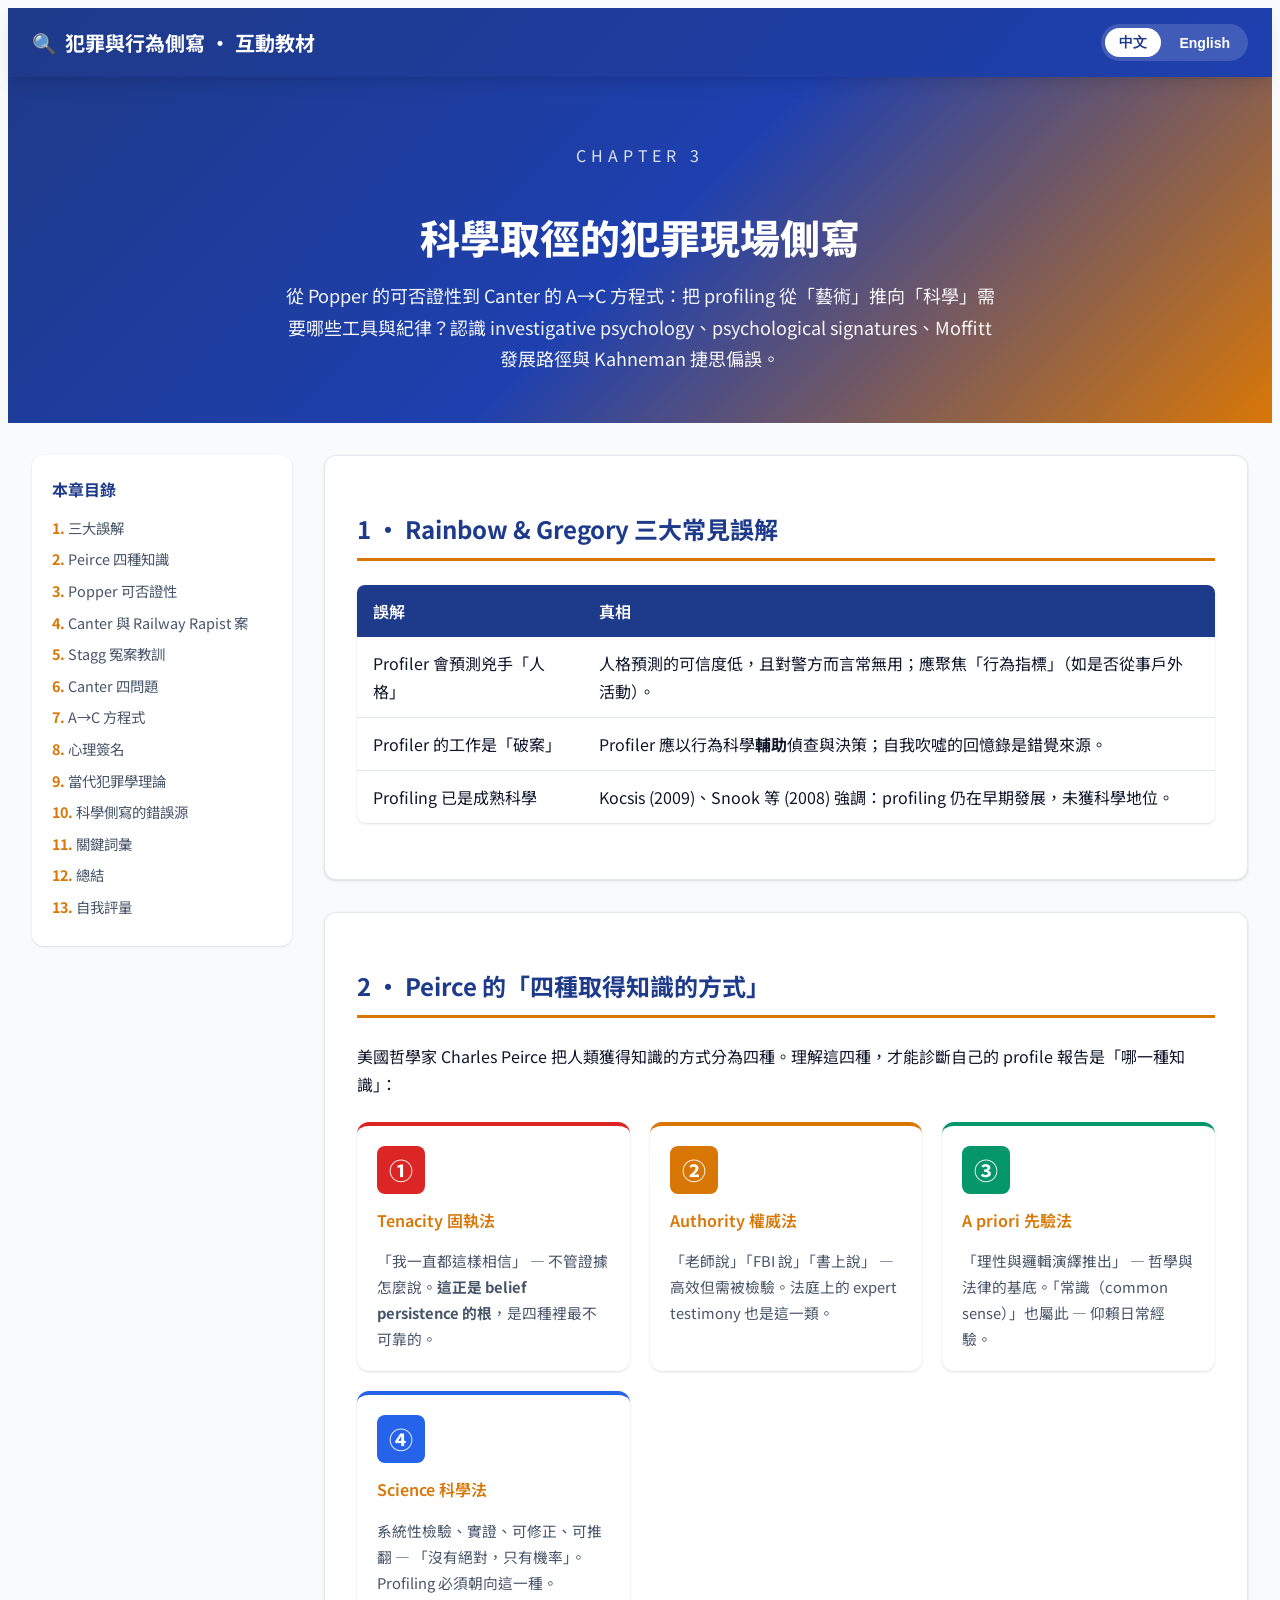
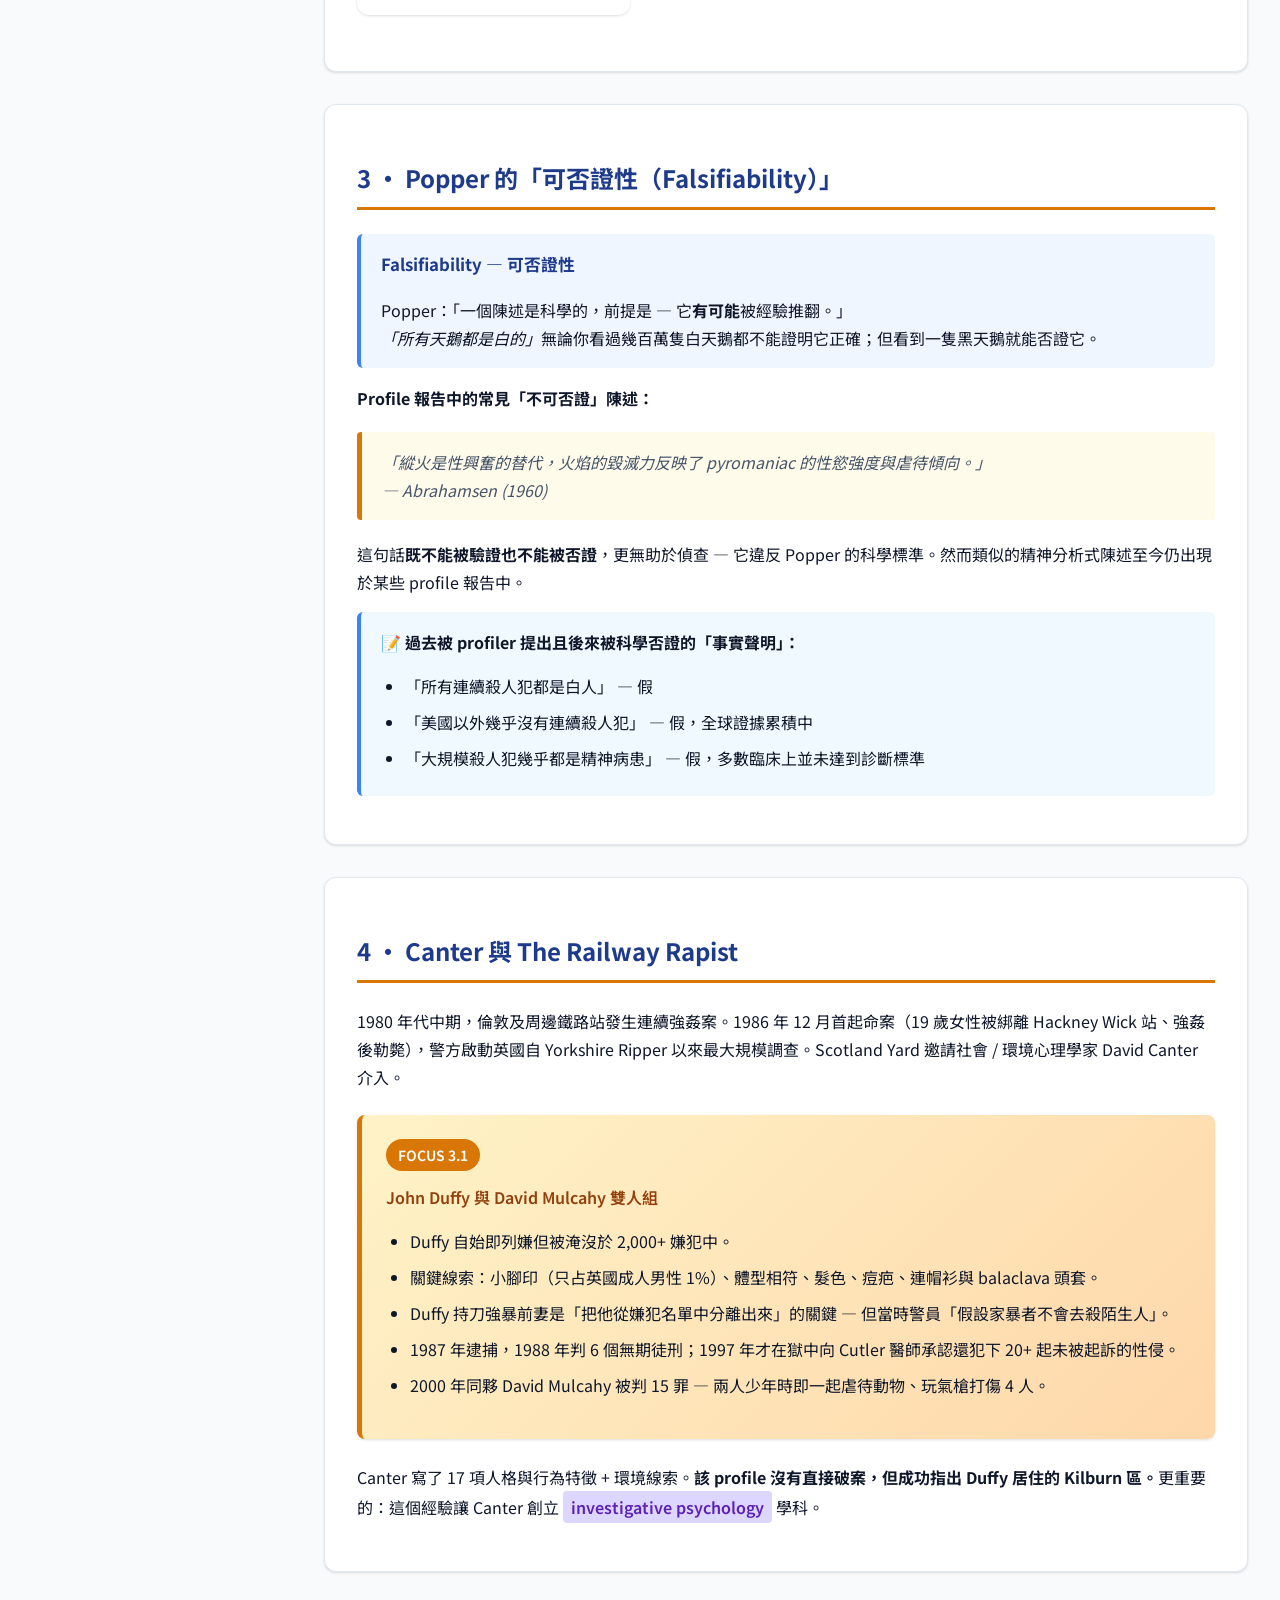
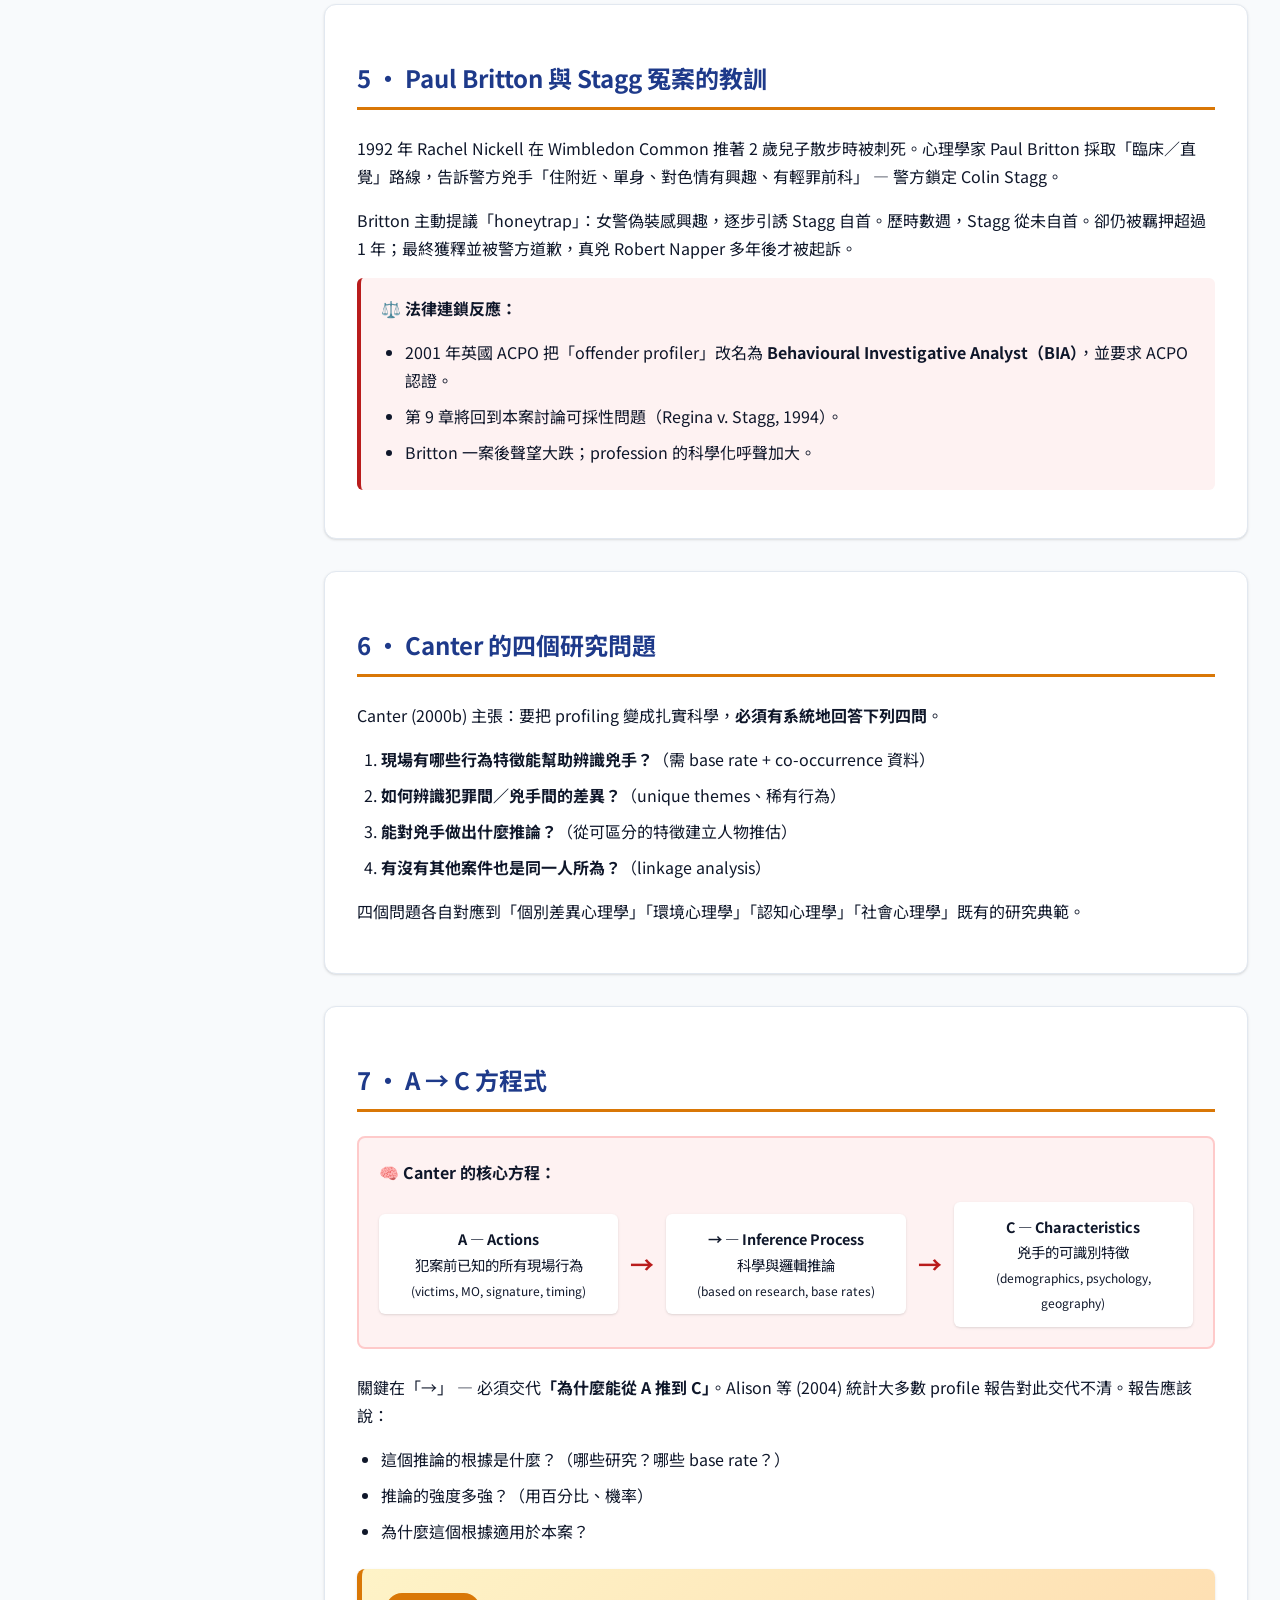
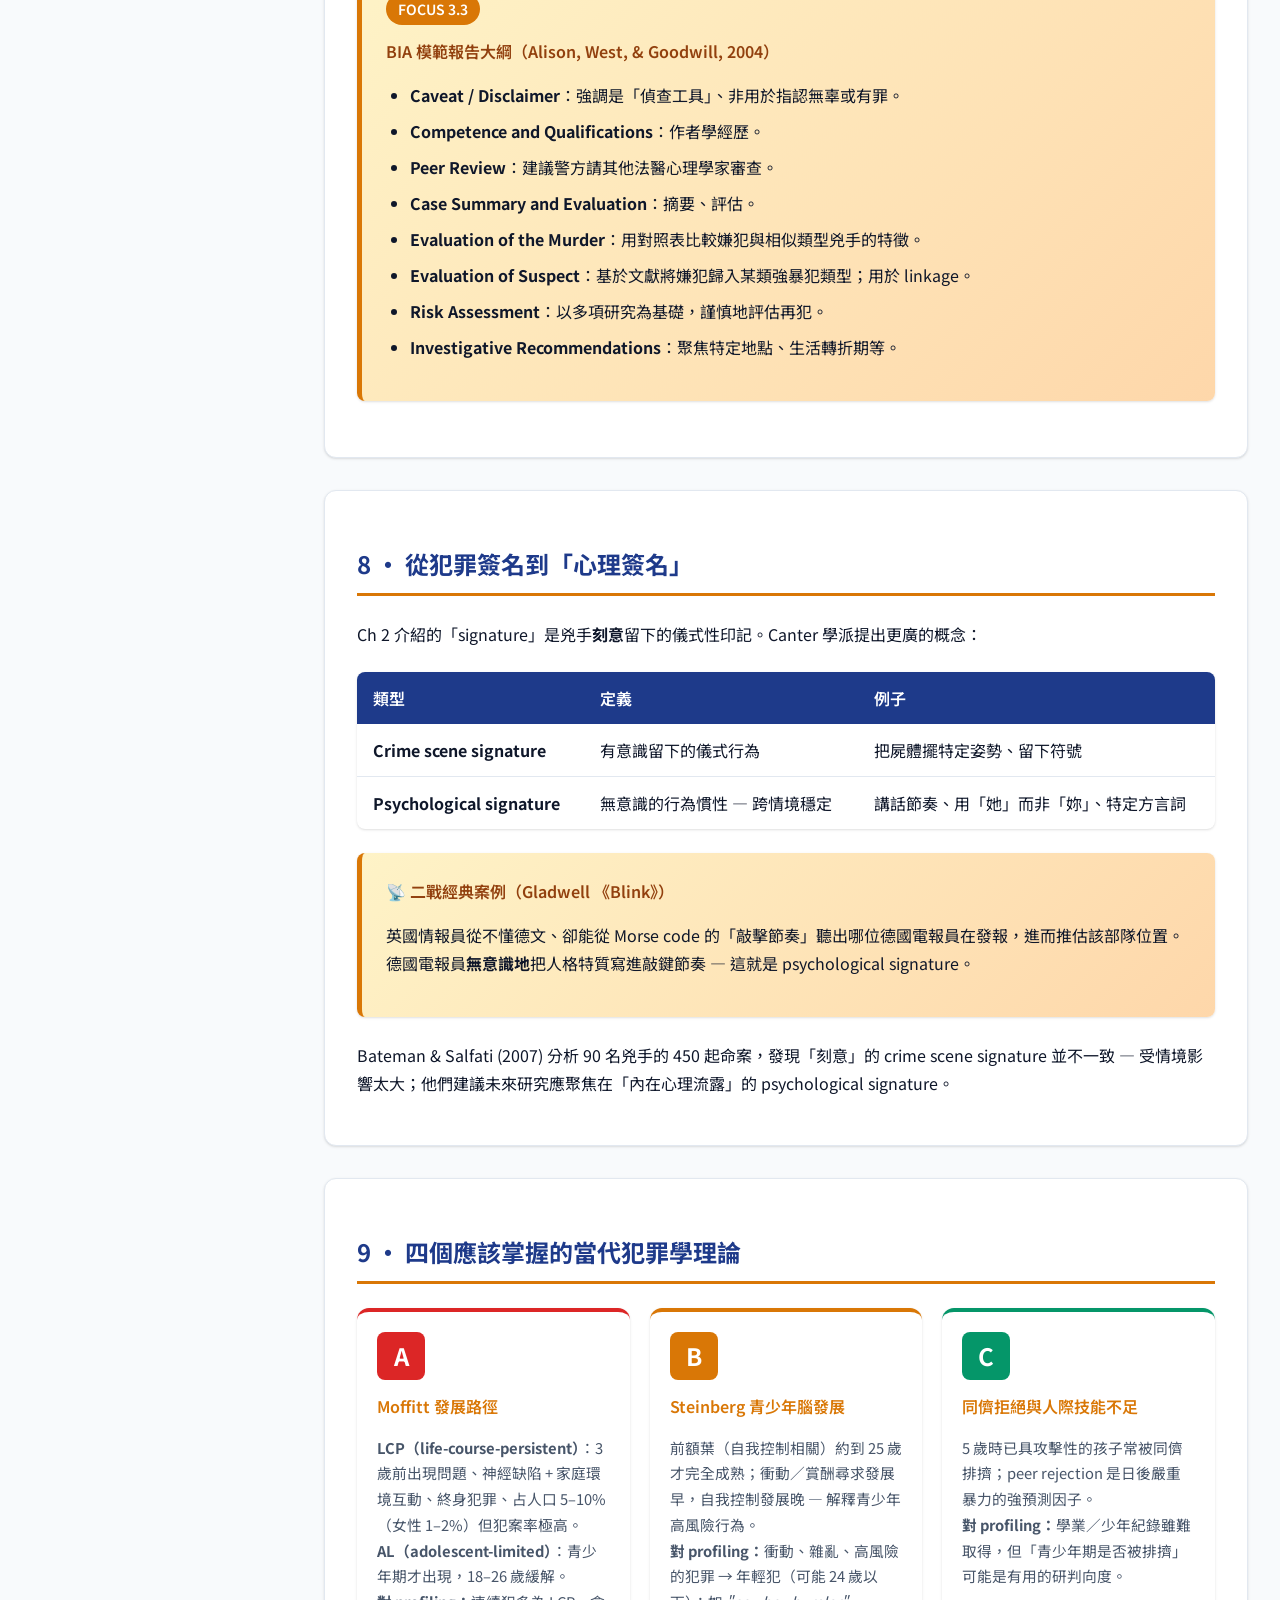
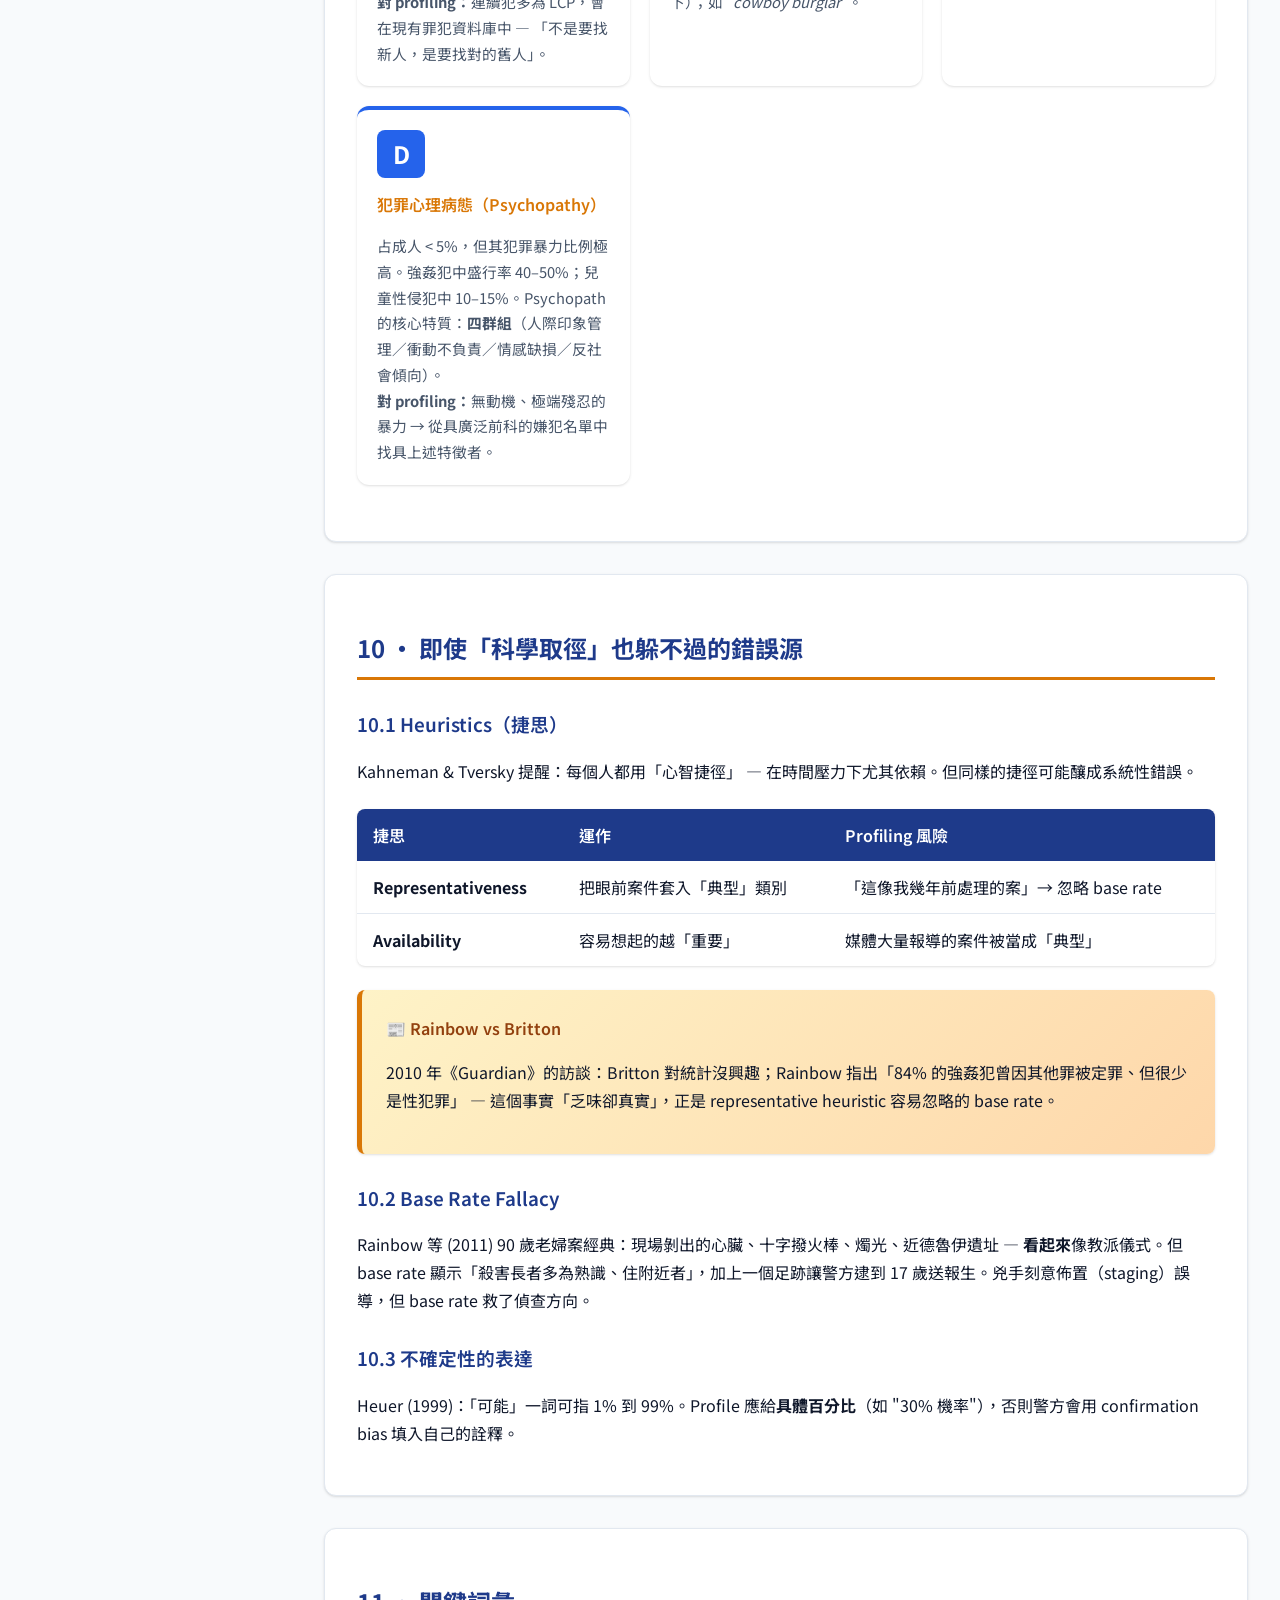
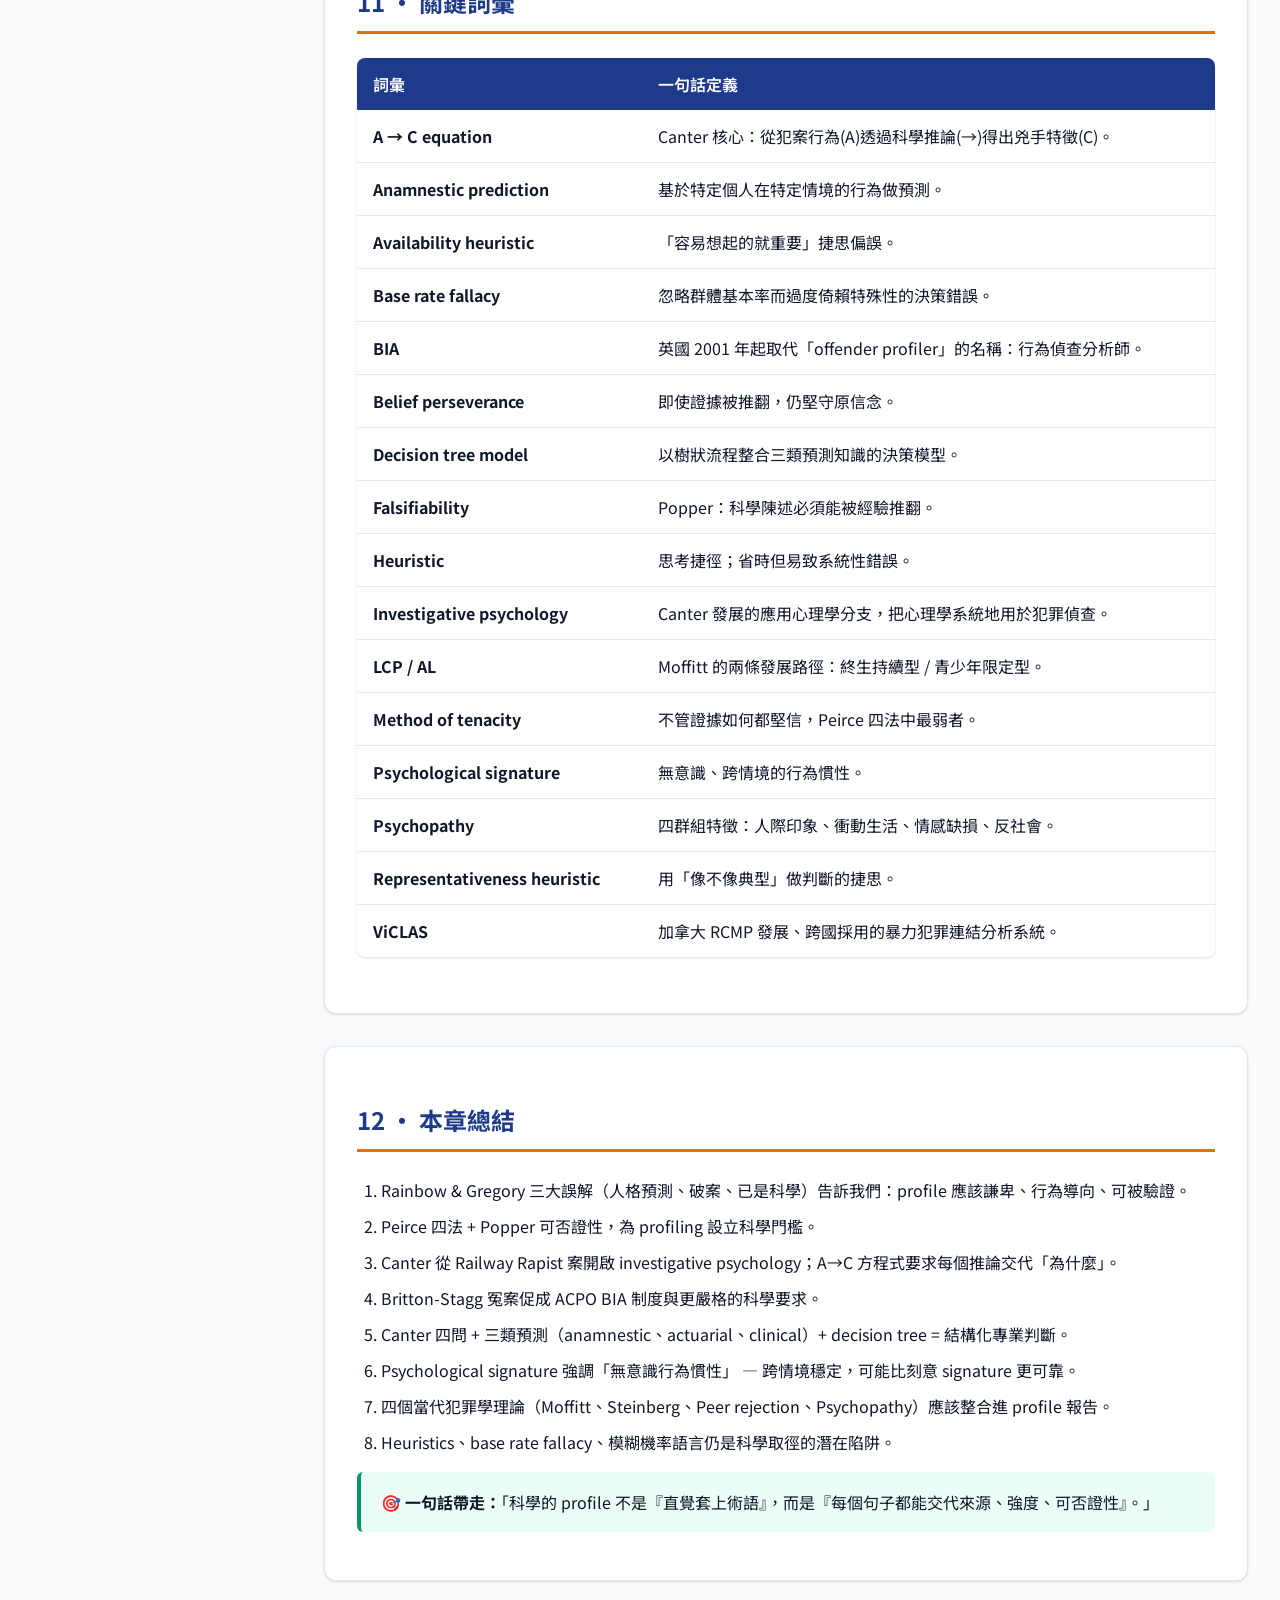
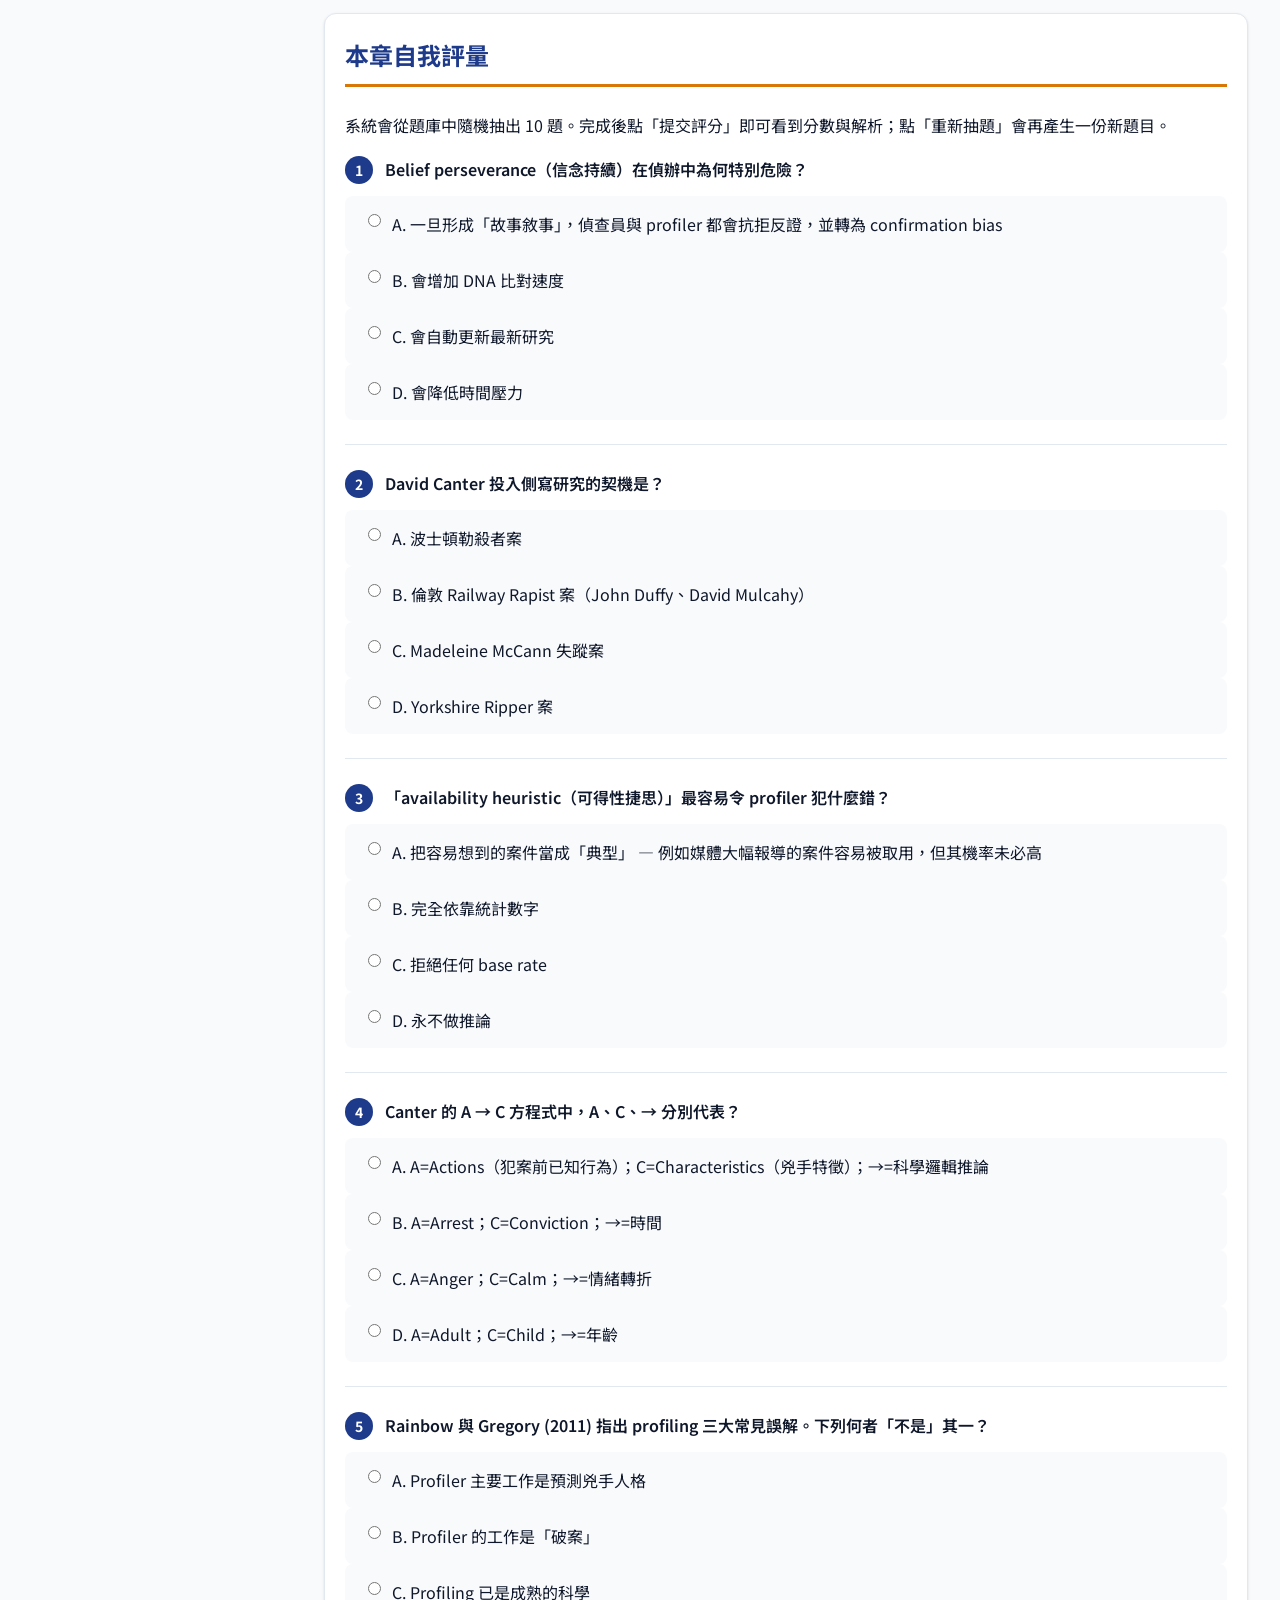
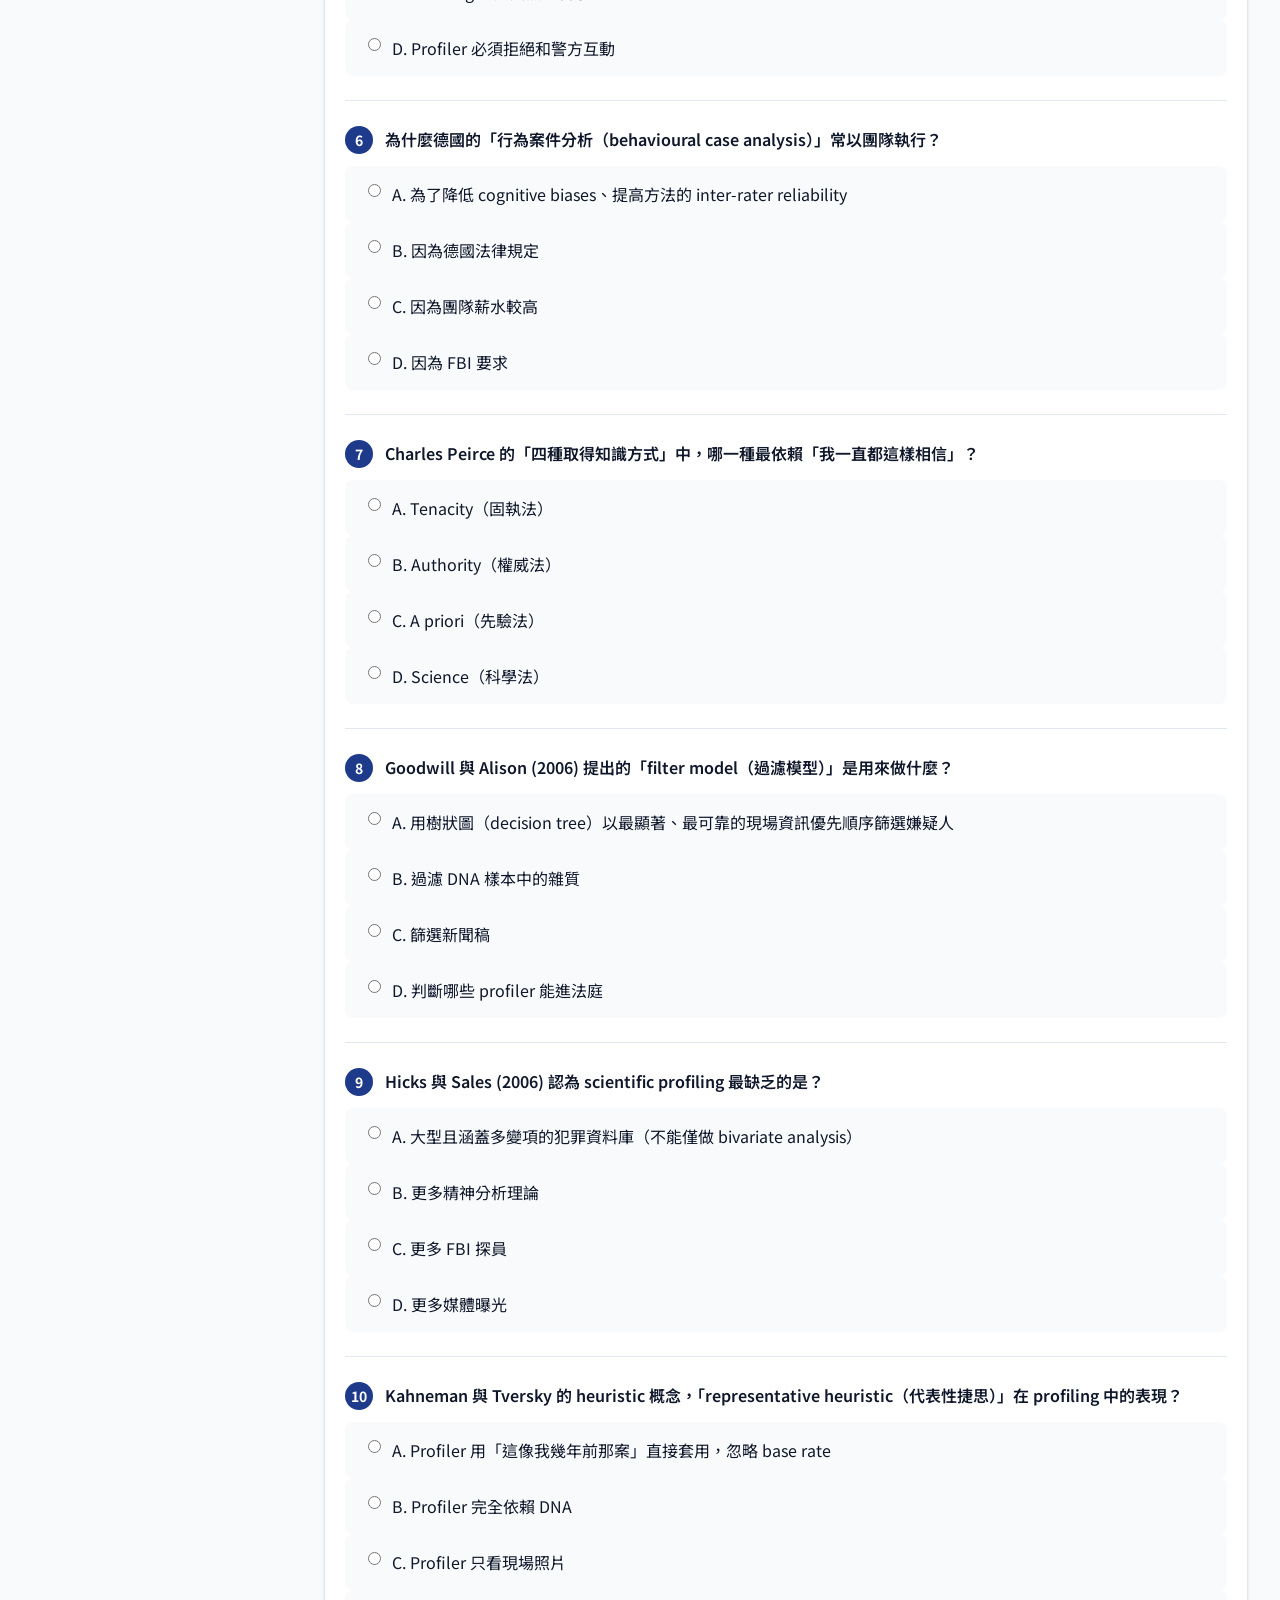
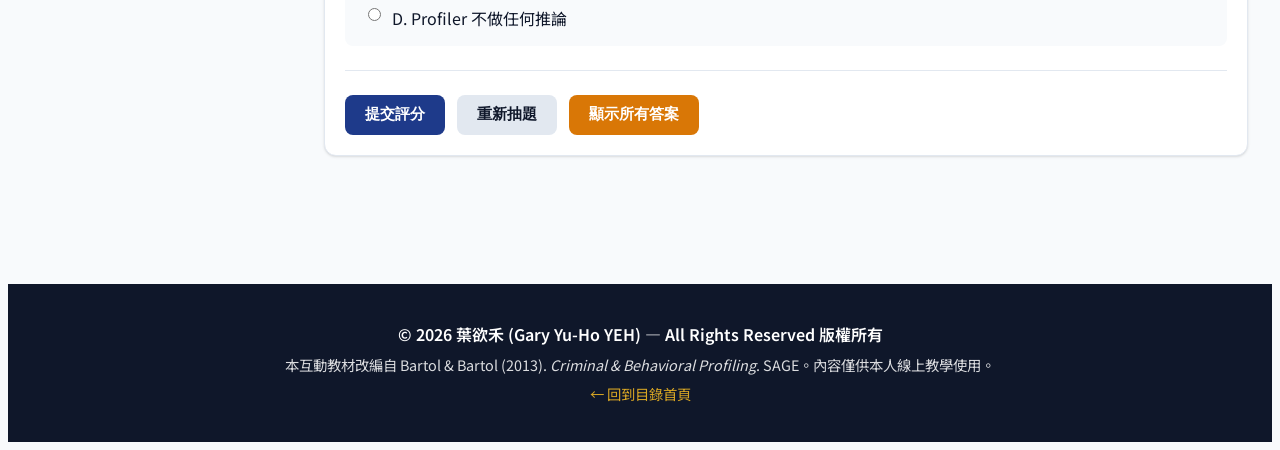
<file: chapters/chapter3.html>
<!DOCTYPE html>
<html lang="zh-Hant">
<head>
<meta charset="UTF-8">
<meta name="viewport" content="width=device-width, initial-scale=1">
<title>Chapter 3：科學取徑的犯罪現場側寫 — Criminal & Behavioral Profiling 互動教材</title>
<link rel="preconnect" href="https://fonts.googleapis.com">
<link rel="preconnect" href="https://fonts.gstatic.com" crossorigin>
<link href="https://fonts.googleapis.com/css2?family=Noto+Sans+TC:wght@400;500;600;700;800&family=Noto+Sans:wght@400;500;600;700&display=swap" rel="stylesheet">
<link rel="stylesheet" href="../assets/css/style.css">
</head>
<body class="lang-zh">

<header class="site-header">
  <div class="container">
    <a href="../index.html" class="site-title"><span>🔍</span>
      <span class="lang-zh-only">犯罪與行為側寫 · 互動教材</span>
      <span class="lang-en-only">Criminal & Behavioral Profiling · Interactive</span></a>
    <div class="lang-toggle"><button data-lang="zh" class="active">中文</button><button data-lang="en">English</button></div>
  </div>
</header>

<section class="chapter-hero">
  <div class="container">
    <div class="lang-zh-only">
      <p style="opacity:.85;letter-spacing:.3em;margin-bottom:.5rem">CHAPTER 3</p>
      <h1>科學取徑的犯罪現場側寫</h1>
      <p class="subtitle">從 Popper 的可否證性到 Canter 的 A→C 方程式：把 profiling 從「藝術」推向「科學」需要哪些工具與紀律？認識 investigative psychology、psychological signatures、Moffitt 發展路徑與 Kahneman 捷思偏誤。</p>
    </div>
    <div class="lang-en-only">
      <p style="opacity:.85;letter-spacing:.3em;margin-bottom:.5rem">CHAPTER 3</p>
      <h1>Scientific Approaches to Crime Scene Profiling</h1>
      <p class="subtitle">From Popper's falsifiability to Canter's A→C equation — what tools and discipline turn profiling from art into science? Meet investigative psychology, psychological signatures, Moffitt's developmental pathways, and Kahneman's heuristic biases.</p>
    </div>
  </div>
</section>

<div class="chapter-layout">
  <aside><nav class="chapter-toc">
    <div class="lang-zh-only"><h4>本章目錄</h4></div>
    <div class="lang-en-only"><h4>Table of Contents</h4></div>
    <ol>
      <li><a href="#misconceptions"><span class="lang-zh-only">三大誤解</span><span class="lang-en-only">3 Misconceptions</span></a></li>
      <li><a href="#peirce"><span class="lang-zh-only">Peirce 四種知識</span><span class="lang-en-only">Peirce's 4 Ways of Knowing</span></a></li>
      <li><a href="#popper"><span class="lang-zh-only">Popper 可否證性</span><span class="lang-en-only">Popper's Falsifiability</span></a></li>
      <li><a href="#canter"><span class="lang-zh-only">Canter 與 Railway Rapist 案</span><span class="lang-en-only">Canter & the Railway Rapist</span></a></li>
      <li><a href="#stagg"><span class="lang-zh-only">Stagg 冤案教訓</span><span class="lang-en-only">The Stagg Cautionary Tale</span></a></li>
      <li><a href="#questions"><span class="lang-zh-only">Canter 四問題</span><span class="lang-en-only">Canter's 4 Questions</span></a></li>
      <li><a href="#ac"><span class="lang-zh-only">A→C 方程式</span><span class="lang-en-only">A→C Equation</span></a></li>
      <li><a href="#signatures"><span class="lang-zh-only">心理簽名</span><span class="lang-en-only">Psychological Signatures</span></a></li>
      <li><a href="#theories"><span class="lang-zh-only">當代犯罪學理論</span><span class="lang-en-only">Contemporary Theories</span></a></li>
      <li><a href="#errors"><span class="lang-zh-only">科學側寫的錯誤源</span><span class="lang-en-only">Error Sources</span></a></li>
      <li><a href="#glossary"><span class="lang-zh-only">關鍵詞彙</span><span class="lang-en-only">Glossary</span></a></li>
      <li><a href="#summary"><span class="lang-zh-only">總結</span><span class="lang-en-only">Summary</span></a></li>
      <li><a href="#quiz"><span class="lang-zh-only">自我評量</span><span class="lang-en-only">Quiz</span></a></li>
    </ol>
  </nav></aside>

  <main>

    <section id="misconceptions" class="section-card">
      <div class="lang-zh-only">
        <h2>1 · Rainbow &amp; Gregory 三大常見誤解</h2>
        <table class="compare-table">
          <thead><tr><th>誤解</th><th>真相</th></tr></thead>
          <tbody>
            <tr><td>Profiler 會預測兇手「人格」</td><td>人格預測的可信度低，且對警方而言常無用；應聚焦「行為指標」（如是否從事戶外活動）。</td></tr>
            <tr><td>Profiler 的工作是「破案」</td><td>Profiler 應以行為科學<strong>輔助</strong>偵查與決策；自我吹噓的回憶錄是錯覺來源。</td></tr>
            <tr><td>Profiling 已是成熟科學</td><td>Kocsis (2009)、Snook 等 (2008) 強調：profiling 仍在早期發展，未獲科學地位。</td></tr>
          </tbody>
        </table>
      </div>
      <div class="lang-en-only">
        <h2>1 · Three Common Misconceptions (Rainbow &amp; Gregory, 2011)</h2>
        <table class="compare-table">
          <thead><tr><th>Misconception</th><th>Reality</th></tr></thead>
          <tbody>
            <tr><td>Profilers predict offender personality</td><td>Personality prediction has weak validity and is rarely helpful — focus on behavioral indicators.</td></tr>
            <tr><td>Profilers solve crimes</td><td>Profilers <strong>support</strong> investigation via behavioral science; self-promoting memoirs distort this.</td></tr>
            <tr><td>Profiling is established science</td><td>Kocsis (2009), Snook et al. (2008): profiling remains in early development, lacking scientific status.</td></tr>
          </tbody>
        </table>
      </div>
    </section>

    <section id="peirce" class="section-card">
      <div class="lang-zh-only">
        <h2>2 · Peirce 的「四種取得知識的方式」</h2>
        <p>美國哲學家 Charles Peirce 把人類獲得知識的方式分為四種。理解這四種，才能診斷自己的 profile 報告是「哪一種知識」：</p>
      </div>
      <div class="lang-en-only">
        <h2>2 · Peirce's Four Ways of Acquiring Knowledge</h2>
        <p>The American philosopher Peirce identified four ways. Understanding them helps diagnose what kind of knowledge a profile report contains:</p>
      </div>

      <div class="area-grid">
        <article class="area-card area-1"><div class="area-icon">①</div>
          <div class="lang-zh-only"><h4>Tenacity 固執法</h4><p>「我一直都這樣相信」 — 不管證據怎麼說。<strong>這正是 belief persistence 的根</strong>，是四種裡最不可靠的。</p></div>
          <div class="lang-en-only"><h4>Tenacity</h4><p>"I've always believed this" — regardless of evidence. The root of <strong>belief persistence</strong>; the least reliable of the four.</p></div>
        </article>
        <article class="area-card area-2"><div class="area-icon">②</div>
          <div class="lang-zh-only"><h4>Authority 權威法</h4><p>「老師說」「FBI 說」「書上說」 — 高效但需被檢驗。法庭上的 expert testimony 也是這一類。</p></div>
          <div class="lang-en-only"><h4>Authority</h4><p>"My teacher said," "FBI says," "the book says" — efficient but needs scrutiny. Courtroom expert testimony falls here.</p></div>
        </article>
        <article class="area-card area-3"><div class="area-icon">③</div>
          <div class="lang-zh-only"><h4>A priori 先驗法</h4><p>「理性與邏輯演繹推出」 — 哲學與法律的基底。「常識（common sense）」也屬此 — 仰賴日常經驗。</p></div>
          <div class="lang-en-only"><h4>A priori</h4><p>"It stands to reason and logical deduction" — the basis of philosophy and law. "Common sense" lives here.</p></div>
        </article>
        <article class="area-card area-4"><div class="area-icon">④</div>
          <div class="lang-zh-only"><h4>Science 科學法</h4><p>系統性檢驗、實證、可修正、可推翻 — 「沒有絕對，只有機率」。Profiling 必須朝向這一種。</p></div>
          <div class="lang-en-only"><h4>Science</h4><p>Systematic testing, empirical, revisable, refutable — "no certainties, only probabilities." Profiling must move this way.</p></div>
        </article>
      </div>
    </section>

    <section id="popper" class="section-card">
      <div class="lang-zh-only">
        <h2>3 · Popper 的「可否證性（Falsifiability）」</h2>
        <div class="concept-card">
          <div class="concept-term">Falsifiability — 可否證性</div>
          <p style="margin-bottom:0">Popper：「一個陳述是科學的，前提是 — 它<strong>有可能</strong>被經驗推翻。」<br><em>「所有天鵝都是白的」</em>無論你看過幾百萬隻白天鵝都不能證明它正確；但看到一隻黑天鵝就能否證它。</p>
        </div>
        <p><strong>Profile 報告中的常見「不可否證」陳述：</strong></p>
        <blockquote>「縱火是性興奮的替代，火焰的毀滅力反映了 pyromaniac 的性慾強度與虐待傾向。」<br>— Abrahamsen (1960)</blockquote>
        <p>這句話<strong>既不能被驗證也不能被否證</strong>，更無助於偵查 — 它違反 Popper 的科學標準。然而類似的精神分析式陳述至今仍出現於某些 profile 報告中。</p>

        <div class="callout">
          <strong>📝 過去被 profiler 提出且後來被科學否證的「事實聲明」：</strong>
          <ul style="margin-bottom:0">
            <li>「所有連續殺人犯都是白人」 — 假</li>
            <li>「美國以外幾乎沒有連續殺人犯」 — 假，全球證據累積中</li>
            <li>「大規模殺人犯幾乎都是精神病患」 — 假，多數臨床上並未達到診斷標準</li>
          </ul>
        </div>
      </div>

      <div class="lang-en-only">
        <h2>3 · Popper's Falsifiability</h2>
        <div class="concept-card">
          <div class="concept-term">Falsifiability</div>
          <p style="margin-bottom:0">Popper: "A statement is scientific only if it <strong>could in principle</strong> be refuted by experience."<br><em>"All swans are white"</em> can't be confirmed by any number of white swans — but one black swan refutes it.</p>
        </div>
        <p><strong>Common "unfalsifiable" profile claims:</strong></p>
        <blockquote>"Firesetting is a substitute for a sexual thrill, and the devastating and destructive powers of fire reflect the intensity of the pyromaniac's sexual desires, as well as his sadism."<br>— Abrahamsen (1960)</blockquote>
        <p>This sentence is <strong>neither verifiable nor falsifiable</strong>, and is useless to investigators — violating Popper's standard. Yet psychoanalytic claims like this still appear in some profile reports today.</p>

        <div class="callout">
          <strong>📝 Past profiler claims since falsified by evidence:</strong>
          <ul style="margin-bottom:0">
            <li>"All serial killers are white" — false</li>
            <li>"Serial killing barely happens outside the U.S." — false, global evidence accumulating</li>
            <li>"Mass murderers are almost always insane" — false, most don't meet clinical criteria</li>
          </ul>
        </div>
      </div>
    </section>

    <section id="canter" class="section-card">
      <div class="lang-zh-only">
        <h2>4 · Canter 與 The Railway Rapist</h2>
        <p>1980 年代中期，倫敦及周邊鐵路站發生連續強姦案。1986 年 12 月首起命案（19 歲女性被綁離 Hackney Wick 站、強姦後勒斃），警方啟動英國自 Yorkshire Ripper 以來最大規模調查。Scotland Yard 邀請社會 / 環境心理學家 David Canter 介入。</p>

        <div class="focus-box">
          <span class="focus-label">FOCUS 3.1</span>
          <h4>John Duffy 與 David Mulcahy 雙人組</h4>
          <ul>
            <li>Duffy 自始即列嫌但被淹沒於 2,000+ 嫌犯中。</li>
            <li>關鍵線索：小腳印（只占英國成人男性 1%）、體型相符、髮色、痘疤、連帽衫與 balaclava 頭套。</li>
            <li>Duffy 持刀強暴前妻是「把他從嫌犯名單中分離出來」的關鍵 — 但當時警員「假設家暴者不會去殺陌生人」。</li>
            <li>1987 年逮捕，1988 年判 6 個無期徒刑；1997 年才在獄中向 Cutler 醫師承認還犯下 20+ 起未被起訴的性侵。</li>
            <li>2000 年同夥 David Mulcahy 被判 15 罪 — 兩人少年時即一起虐待動物、玩氣槍打傷 4 人。</li>
          </ul>
        </div>

        <p>Canter 寫了 17 項人格與行為特徵 + 環境線索。<strong>該 profile 沒有直接破案，但成功指出 Duffy 居住的 Kilburn 區。</strong>更重要的：這個經驗讓 Canter 創立 <span class="vocab-block">investigative psychology</span> 學科。</p>
      </div>

      <div class="lang-en-only">
        <h2>4 · Canter and the Railway Rapist</h2>
        <p>From the mid-1980s, women were attacked at railway stations in/around London. In December 1986, the first killing — a 19-year-old dragged from Hackney Wick Station, raped, strangled — triggered the largest U.K. investigation since the Yorkshire Ripper. Scotland Yard called in social/environmental psychologist David Canter.</p>

        <div class="focus-box">
          <span class="focus-label">FOCUS 3.1</span>
          <h4>John Duffy &amp; David Mulcahy</h4>
          <ul>
            <li>Duffy was a suspect from the start but lost among 2,000+.</li>
            <li>Key clues: a small footprint (1% of UK adult males), build, hair color, acne, hooded sweatshirt, balaclava.</li>
            <li>Knife-raping his ex-wife separated him from the pack — but officers had assumed a "domestic abuser" wouldn't kill a stranger.</li>
            <li>Arrested 1987, convicted 1988 (6 life sentences); confessed to 20+ additional rapes to Dr. Cutler in prison in 1997.</li>
            <li>Accomplice David Mulcahy convicted on 15 counts in 2000 — both had tortured animals and shot 4 people with air rifles as teens.</li>
          </ul>
        </div>

        <p>Canter wrote a 17-trait profile + environmental cues. <strong>It didn't directly solve the case but correctly pinpointed Duffy's Kilburn neighborhood.</strong> Crucially: the experience led Canter to found <span class="vocab-block">investigative psychology</span>.</p>
      </div>
    </section>

    <section id="stagg" class="section-card">
      <div class="lang-zh-only">
        <h2>5 · Paul Britton 與 Stagg 冤案的教訓</h2>
        <p>1992 年 Rachel Nickell 在 Wimbledon Common 推著 2 歲兒子散步時被刺死。心理學家 Paul Britton 採取「臨床／直覺」路線，告訴警方兇手「住附近、單身、對色情有興趣、有輕罪前科」 — 警方鎖定 Colin Stagg。</p>
        <p>Britton 主動提議「honeytrap」：女警偽裝感興趣，逐步引誘 Stagg 自首。歷時數週，Stagg 從未自首。卻仍被羈押超過 1 年；最終獲釋並被警方道歉，真兇 Robert Napper 多年後才被起訴。</p>
        <div class="callout callout-warn">
          <strong>⚖️ 法律連鎖反應：</strong>
          <ul style="margin-bottom:0">
            <li>2001 年英國 ACPO 把「offender profiler」改名為 <strong>Behavioural Investigative Analyst（BIA）</strong>，並要求 ACPO 認證。</li>
            <li>第 9 章將回到本案討論可採性問題（Regina v. Stagg, 1994）。</li>
            <li>Britton 一案後聲望大跌；profession 的科學化呼聲加大。</li>
          </ul>
        </div>
      </div>

      <div class="lang-en-only">
        <h2>5 · The Stagg Cautionary Tale (Paul Britton)</h2>
        <p>In 1992, Rachel Nickell was stabbed dead on Wimbledon Common while walking with her 2-year-old. Psychologist Paul Britton's clinical/intuitive profile pointed to "single male, nearby, into pornography, prior minor offense" — police zeroed in on Colin Stagg.</p>
        <p>Britton orchestrated a "honeytrap" — a female officer feigning interest to coax confession. Stagg never confessed. He was held over a year, then released; police later apologized. The true killer, Robert Napper, was prosecuted years afterward.</p>
        <div class="callout callout-warn">
          <strong>⚖️ Legal aftermath:</strong>
          <ul style="margin-bottom:0">
            <li>In 2001 the U.K. ACPO renamed "offender profiler" to <strong>Behavioural Investigative Analyst (BIA)</strong>, requiring ACPO approval.</li>
            <li>Chapter 9 returns to the admissibility issues (Regina v. Stagg, 1994).</li>
            <li>Britton's standing fell sharply; calls for scientific profiling intensified.</li>
          </ul>
        </div>
      </div>
    </section>

    <section id="questions" class="section-card">
      <div class="lang-zh-only">
        <h2>6 · Canter 的四個研究問題</h2>
        <p>Canter (2000b) 主張：要把 profiling 變成扎實科學，<strong>必須有系統地回答下列四問</strong>。</p>
        <ol>
          <li><strong>現場有哪些行為特徵能幫助辨識兇手？</strong>（需 base rate + co-occurrence 資料）</li>
          <li><strong>如何辨識犯罪間／兇手間的差異？</strong>（unique themes、稀有行為）</li>
          <li><strong>能對兇手做出什麼推論？</strong>（從可區分的特徵建立人物推估）</li>
          <li><strong>有沒有其他案件也是同一人所為？</strong>（linkage analysis）</li>
        </ol>
        <p>四個問題各自對應到「個別差異心理學」「環境心理學」「認知心理學」「社會心理學」既有的研究典範。</p>
      </div>
      <div class="lang-en-only">
        <h2>6 · Canter's Four Research Questions</h2>
        <p>Canter (2000b) argues that to make profiling solid science, four questions must be answered systematically:</p>
        <ol>
          <li><strong>What scene behavioral features help identify the offender?</strong> (Needs base rates + co-occurrence data.)</li>
          <li><strong>How to indicate differences between crimes/offenders?</strong> (Unique themes, rare behaviors.)</li>
          <li><strong>What inferences identify the offender?</strong> (Build a person estimate from distinguishing traits.)</li>
          <li><strong>Are there other crimes by the same person?</strong> (Linkage analysis.)</li>
        </ol>
        <p>Each maps onto existing paradigms in individual differences, environmental, cognitive, and social psychology.</p>
      </div>
    </section>

    <section id="ac" class="section-card">
      <div class="lang-zh-only">
        <h2>7 · A → C 方程式</h2>
        <div class="bias-diagram">
          <strong>🧠 Canter 的核心方程：</strong>
          <div class="bias-flow">
            <div class="bias-step"><strong>A — Actions</strong><br>犯案前已知的所有現場行為<br><small>(victims, MO, signature, timing)</small></div>
            <div class="bias-arrow">→</div>
            <div class="bias-step"><strong>→ — Inference Process</strong><br>科學與邏輯推論<br><small>(based on research, base rates)</small></div>
            <div class="bias-arrow">→</div>
            <div class="bias-step"><strong>C — Characteristics</strong><br>兇手的可識別特徵<br><small>(demographics, psychology, geography)</small></div>
          </div>
        </div>

        <p>關鍵在「→」 — 必須交代<strong>「為什麼能從 A 推到 C」</strong>。Alison 等 (2004) 統計大多數 profile 報告對此交代不清。報告應該說：</p>
        <ul>
          <li>這個推論的根據是什麼？（哪些研究？哪些 base rate？）</li>
          <li>推論的強度多強？（用百分比、機率）</li>
          <li>為什麼這個根據適用於本案？</li>
        </ul>

        <div class="focus-box">
          <span class="focus-label">FOCUS 3.3</span>
          <h4>BIA 模範報告大綱（Alison, West, &amp; Goodwill, 2004）</h4>
          <ul>
            <li><strong>Caveat / Disclaimer</strong>：強調是「偵查工具」、非用於指認無辜或有罪。</li>
            <li><strong>Competence and Qualifications</strong>：作者學經歷。</li>
            <li><strong>Peer Review</strong>：建議警方請其他法醫心理學家審查。</li>
            <li><strong>Case Summary and Evaluation</strong>：摘要、評估。</li>
            <li><strong>Evaluation of the Murder</strong>：用對照表比較嫌犯與相似類型兇手的特徵。</li>
            <li><strong>Evaluation of Suspect</strong>：基於文獻將嫌犯歸入某類強暴犯類型；用於 linkage。</li>
            <li><strong>Risk Assessment</strong>：以多項研究為基礎，謹慎地評估再犯。</li>
            <li><strong>Investigative Recommendations</strong>：聚焦特定地點、生活轉折期等。</li>
          </ul>
        </div>
      </div>

      <div class="lang-en-only">
        <h2>7 · The A → C Equation</h2>
        <div class="bias-diagram">
          <strong>🧠 Canter's core equation:</strong>
          <div class="bias-flow">
            <div class="bias-step"><strong>A — Actions</strong><br>All known crime-scene behaviors<br><small>(victims, MO, signature, timing)</small></div>
            <div class="bias-arrow">→</div>
            <div class="bias-step"><strong>→ — Inference</strong><br>Scientific &amp; logical processes<br><small>(grounded in research and base rates)</small></div>
            <div class="bias-arrow">→</div>
            <div class="bias-step"><strong>C — Characteristics</strong><br>Identifying offender traits<br><small>(demographics, psychology, geography)</small></div>
          </div>
        </div>

        <p>The crux is "→": the report must explain <strong>why A leads to C</strong>. Alison et al. (2004) found most profile reports do this poorly. Each inference should state:</p>
        <ul>
          <li>What is the basis? (Which studies? Which base rates?)</li>
          <li>How strong is the inference? (Use percentages.)</li>
          <li>Why is this basis applicable here?</li>
        </ul>

        <div class="focus-box">
          <span class="focus-label">FOCUS 3.3</span>
          <h4>Model BIA Report Outline (Alison, West, &amp; Goodwill, 2004)</h4>
          <ul>
            <li><strong>Caveat / Disclaimer</strong>: "Investigative tool, not for innocence/guilt."</li>
            <li><strong>Competence and Qualifications</strong>: authors' biographies.</li>
            <li><strong>Peer Review</strong>: encourages review by other forensic psychologists.</li>
            <li><strong>Case Summary and Evaluation</strong>: details, evaluation.</li>
            <li><strong>Evaluation of the Murder</strong>: compares suspect traits to typology.</li>
            <li><strong>Evaluation of Suspect</strong>: classifies the suspect by literature on sex offending; supports linkage.</li>
            <li><strong>Risk Assessment</strong>: cautious, grounded in research.</li>
            <li><strong>Investigative Recommendations</strong>: focus areas (locations, life transitions).</li>
          </ul>
        </div>
      </div>
    </section>

    <section id="signatures" class="section-card">
      <div class="lang-zh-only">
        <h2>8 · 從犯罪簽名到「心理簽名」</h2>
        <p>Ch 2 介紹的「signature」是兇手<strong>刻意</strong>留下的儀式性印記。Canter 學派提出更廣的概念：</p>

        <table class="compare-table">
          <thead><tr><th>類型</th><th>定義</th><th>例子</th></tr></thead>
          <tbody>
            <tr><td><strong>Crime scene signature</strong></td><td>有意識留下的儀式行為</td><td>把屍體擺特定姿勢、留下符號</td></tr>
            <tr><td><strong>Psychological signature</strong></td><td>無意識的行為慣性 — 跨情境穩定</td><td>講話節奏、用「她」而非「妳」、特定方言詞</td></tr>
          </tbody>
        </table>

        <div class="focus-box">
          <h4>📡 二戰經典案例（Gladwell 《Blink》）</h4>
          <p>英國情報員從不懂德文、卻能從 Morse code 的「敲擊節奏」聽出哪位德國電報員在發報，進而推估該部隊位置。德國電報員<strong>無意識地</strong>把人格特質寫進敲鍵節奏 — 這就是 psychological signature。</p>
        </div>

        <p>Bateman &amp; Salfati (2007) 分析 90 名兇手的 450 起命案，發現「刻意」的 crime scene signature 並不一致 — 受情境影響太大；他們建議未來研究應聚焦在「內在心理流露」的 psychological signature。</p>
      </div>

      <div class="lang-en-only">
        <h2>8 · From Crime-Scene to Psychological Signature</h2>
        <p>Ch 2's "signature" was deliberate ritual behavior. The Canter school extends this:</p>

        <table class="compare-table">
          <thead><tr><th>Type</th><th>Definition</th><th>Example</th></tr></thead>
          <tbody>
            <tr><td><strong>Crime scene signature</strong></td><td>Conscious ritual behavior</td><td>Posing the body; symbols</td></tr>
            <tr><td><strong>Psychological signature</strong></td><td>Unconscious behavioral consistency across contexts</td><td>Speech cadence, "her" not "you," regional dialect</td></tr>
          </tbody>
        </table>

        <div class="focus-box">
          <h4>📡 WWII Case (Gladwell, <em>Blink</em>)</h4>
          <p>British interceptors couldn't read German Morse but could identify each German operator from <strong>keying cadence</strong> — locating units accordingly. The operators unconsciously encoded personality in their rhythm. That's psychological signature.</p>
        </div>

        <p>Bateman &amp; Salfati (2007) examined 450 homicides by 90 offenders: deliberate scene signatures were inconsistent (too situation-driven). They urge future research on psychological signatures rooted in intrinsic psychology.</p>
      </div>
    </section>

    <section id="theories" class="section-card">
      <div class="lang-zh-only">
        <h2>9 · 四個應該掌握的當代犯罪學理論</h2>
      </div>
      <div class="lang-en-only">
        <h2>9 · Four Contemporary Theories You Must Know</h2>
      </div>

      <div class="area-grid">
        <article class="area-card area-1"><div class="area-icon">A</div>
          <div class="lang-zh-only"><h4>Moffitt 發展路徑</h4>
            <p><strong>LCP（life-course-persistent）</strong>：3 歲前出現問題、神經缺陷 + 家庭環境互動、終身犯罪、占人口 5–10%（女性 1–2%）但犯案率極高。<br><strong>AL（adolescent-limited）</strong>：青少年期才出現，18–26 歲緩解。<br><strong>對 profiling：</strong>連續犯多為 LCP，會在現有罪犯資料庫中 — 「不是要找新人，是要找對的舊人」。</p>
          </div>
          <div class="lang-en-only"><h4>Moffitt's Developmental Pathways</h4>
            <p><strong>LCP</strong>: starts before age 3, neuropsych + family interaction, lifelong; 5–10% of population (females 1–2%), but accounts for the majority of crime.<br><strong>AL</strong>: adolescence only, desists 18–26.<br><strong>For profiling:</strong> serial offenders are usually LCP — already in databases.</p>
          </div>
        </article>

        <article class="area-card area-2"><div class="area-icon">B</div>
          <div class="lang-zh-only"><h4>Steinberg 青少年腦發展</h4>
            <p>前額葉（自我控制相關）約到 25 歲才完全成熟；衝動／賞酬尋求發展早，自我控制發展晚 — 解釋青少年高風險行為。<br><strong>對 profiling：</strong>衝動、雜亂、高風險的犯罪 → 年輕犯（可能 24 歲以下）；如 <em>"cowboy burglar"</em>。</p>
          </div>
          <div class="lang-en-only"><h4>Steinberg's Adolescent Brain</h4>
            <p>Frontal cortex (self-control) matures ~age 25; reward-seeking peaks earlier than self-control — explaining teen risk-taking.<br><strong>For profiling:</strong> impulsive, sloppy, high-risk scenes → young offenders (often under 24); the "cowboy burglar."</p>
          </div>
        </article>

        <article class="area-card area-3"><div class="area-icon">C</div>
          <div class="lang-zh-only"><h4>同儕拒絕與人際技能不足</h4>
            <p>5 歲時已具攻擊性的孩子常被同儕排擠；peer rejection 是日後嚴重暴力的強預測因子。<br><strong>對 profiling：</strong>學業／少年紀錄雖難取得，但「青少年期是否被排擠」可能是有用的研判向度。</p>
          </div>
          <div class="lang-en-only"><h4>Peer Rejection &amp; Deficient Interpersonal Skills</h4>
            <p>Aggressive 5-year-olds are excluded by peers; rejection strongly predicts later violence.<br><strong>For profiling:</strong> juvenile records are hard to access, but peer-rejection patterns matter.</p>
          </div>
        </article>

        <article class="area-card area-4"><div class="area-icon">D</div>
          <div class="lang-zh-only"><h4>犯罪心理病態（Psychopathy）</h4>
            <p>占成人 &lt; 5%，但其犯罪暴力比例極高。強姦犯中盛行率 40–50%；兒童性侵犯中 10–15%。Psychopath 的核心特質：<strong>四群組</strong>（人際印象管理／衝動不負責／情感缺損／反社會傾向）。<br><strong>對 profiling：</strong>無動機、極端殘忍的暴力 → 從具廣泛前科的嫌犯名單中找具上述特徵者。</p>
          </div>
          <div class="lang-en-only"><h4>Psychopathy</h4>
            <p>&lt; 5% of adults but a huge share of violent crime. 40–50% of rapists; 10–15% of child molesters. Four core trait clusters: impression mgmt, impulsive lifestyle, affective deficits, antisocial tendencies.<br><strong>For profiling:</strong> motiveless, sadistic violence → look at extensive-record suspects with these traits.</p>
          </div>
        </article>
      </div>
    </section>

    <section id="errors" class="section-card">
      <div class="lang-zh-only">
        <h2>10 · 即使「科學取徑」也躲不過的錯誤源</h2>

        <h3>10.1 Heuristics（捷思）</h3>
        <p>Kahneman &amp; Tversky 提醒：每個人都用「心智捷徑」 — 在時間壓力下尤其依賴。但同樣的捷徑可能釀成系統性錯誤。</p>

        <table class="compare-table">
          <thead><tr><th>捷思</th><th>運作</th><th>Profiling 風險</th></tr></thead>
          <tbody>
            <tr><td><strong>Representativeness</strong></td><td>把眼前案件套入「典型」類別</td><td>「這像我幾年前處理的案」→ 忽略 base rate</td></tr>
            <tr><td><strong>Availability</strong></td><td>容易想起的越「重要」</td><td>媒體大量報導的案件被當成「典型」</td></tr>
          </tbody>
        </table>

        <div class="focus-box">
          <h4>📰 Rainbow vs Britton</h4>
          <p>2010 年《Guardian》的訪談：Britton 對統計沒興趣；Rainbow 指出「84% 的強姦犯曾因其他罪被定罪、但很少是性犯罪」 — 這個事實「乏味卻真實」，正是 representative heuristic 容易忽略的 base rate。</p>
        </div>

        <h3>10.2 Base Rate Fallacy</h3>
        <p>Rainbow 等 (2011) 90 歲老婦案經典：現場剝出的心臟、十字撥火棒、燭光、近德魯伊遺址 — <strong>看起來</strong>像教派儀式。但 base rate 顯示「殺害長者多為熟識、住附近者」，加上一個足跡讓警方逮到 17 歲送報生。兇手刻意佈置（staging）誤導，但 base rate 救了偵查方向。</p>

        <h3>10.3 不確定性的表達</h3>
        <p>Heuer (1999)：「可能」一詞可指 1% 到 99%。Profile 應給<strong>具體百分比</strong>（如 "30% 機率"），否則警方會用 confirmation bias 填入自己的詮釋。</p>
      </div>

      <div class="lang-en-only">
        <h2>10 · Error Sources Even in the Scientific Approach</h2>

        <h3>10.1 Heuristics</h3>
        <p>Kahneman &amp; Tversky: everyone uses mental shortcuts — especially under pressure. Useful, but systematic errors follow.</p>

        <table class="compare-table">
          <thead><tr><th>Heuristic</th><th>How it works</th><th>Profiling risk</th></tr></thead>
          <tbody>
            <tr><td><strong>Representativeness</strong></td><td>Fits the case into a "typical" category</td><td>"Looks like my old case" → ignores base rates</td></tr>
            <tr><td><strong>Availability</strong></td><td>Easily recalled = "important"</td><td>Media-amplified cases treated as typical</td></tr>
          </tbody>
        </table>

        <div class="focus-box">
          <h4>📰 Rainbow vs Britton</h4>
          <p>In a 2010 <em>Guardian</em> piece: Britton dismissed statistics; Rainbow noted "84% of rapists have prior convictions, usually not for sexual offenses" — boring but true. The old-school profiler would ignore that base rate.</p>
        </div>

        <h3>10.2 Base Rate Fallacy</h3>
        <p>Rainbow et al. (2011)'s 90-year-old woman case: removed heart on a silver tray, fireplace pokers as a crucifix, candles, near Druid ruins — <strong>looked</strong> occult. But base rates say elderly victims are killed by acquaintances nearby. A footprint plus the base rate led to the 17-year-old paperboy. The killer staged it to mislead — but base rates rescued the investigation.</p>

        <h3>10.3 Expressing Uncertainty</h3>
        <p>Heuer (1999): "could" can mean 1% or 99%. Profiles should give explicit percentages (e.g., "30%"); otherwise confirmation bias fills the gap.</p>
      </div>
    </section>

    <section id="glossary" class="section-card">
      <div class="lang-zh-only">
        <h2>11 · 關鍵詞彙</h2>
        <table class="compare-table">
          <thead><tr><th>詞彙</th><th>一句話定義</th></tr></thead>
          <tbody>
            <tr><td><strong>A → C equation</strong></td><td>Canter 核心：從犯案行為(A)透過科學推論(→)得出兇手特徵(C)。</td></tr>
            <tr><td><strong>Anamnestic prediction</strong></td><td>基於特定個人在特定情境的行為做預測。</td></tr>
            <tr><td><strong>Availability heuristic</strong></td><td>「容易想起的就重要」捷思偏誤。</td></tr>
            <tr><td><strong>Base rate fallacy</strong></td><td>忽略群體基本率而過度倚賴特殊性的決策錯誤。</td></tr>
            <tr><td><strong>BIA</strong></td><td>英國 2001 年起取代「offender profiler」的名稱：行為偵查分析師。</td></tr>
            <tr><td><strong>Belief perseverance</strong></td><td>即使證據被推翻，仍堅守原信念。</td></tr>
            <tr><td><strong>Decision tree model</strong></td><td>以樹狀流程整合三類預測知識的決策模型。</td></tr>
            <tr><td><strong>Falsifiability</strong></td><td>Popper：科學陳述必須能被經驗推翻。</td></tr>
            <tr><td><strong>Heuristic</strong></td><td>思考捷徑；省時但易致系統性錯誤。</td></tr>
            <tr><td><strong>Investigative psychology</strong></td><td>Canter 發展的應用心理學分支，把心理學系統地用於犯罪偵查。</td></tr>
            <tr><td><strong>LCP / AL</strong></td><td>Moffitt 的兩條發展路徑：終生持續型 / 青少年限定型。</td></tr>
            <tr><td><strong>Method of tenacity</strong></td><td>不管證據如何都堅信，Peirce 四法中最弱者。</td></tr>
            <tr><td><strong>Psychological signature</strong></td><td>無意識、跨情境的行為慣性。</td></tr>
            <tr><td><strong>Psychopathy</strong></td><td>四群組特徵：人際印象、衝動生活、情感缺損、反社會。</td></tr>
            <tr><td><strong>Representativeness heuristic</strong></td><td>用「像不像典型」做判斷的捷思。</td></tr>
            <tr><td><strong>ViCLAS</strong></td><td>加拿大 RCMP 發展、跨國採用的暴力犯罪連結分析系統。</td></tr>
          </tbody>
        </table>
      </div>

      <div class="lang-en-only">
        <h2>11 · Key Concepts</h2>
        <table class="compare-table">
          <thead><tr><th>Term</th><th>One-line definition</th></tr></thead>
          <tbody>
            <tr><td><strong>A → C equation</strong></td><td>Canter's core: scene actions (A) → inference (→) → offender characteristics (C).</td></tr>
            <tr><td><strong>Anamnestic prediction</strong></td><td>Based on how a specific person behaves in specific situations.</td></tr>
            <tr><td><strong>Availability heuristic</strong></td><td>"Easier to recall = more important" bias.</td></tr>
            <tr><td><strong>Base rate fallacy</strong></td><td>Decision error from neglecting group base rates.</td></tr>
            <tr><td><strong>BIA</strong></td><td>U.K. replacement for "offender profiler" since 2001.</td></tr>
            <tr><td><strong>Belief perseverance</strong></td><td>Sticking to beliefs despite refutation.</td></tr>
            <tr><td><strong>Decision tree model</strong></td><td>Tree-based decision support integrating prediction types.</td></tr>
            <tr><td><strong>Falsifiability</strong></td><td>Popper: scientific claims must be empirically refutable.</td></tr>
            <tr><td><strong>Heuristic</strong></td><td>Mental shortcut; time-saving but systematically error-prone.</td></tr>
            <tr><td><strong>Investigative psychology</strong></td><td>Canter's applied psychology branch for criminal investigation.</td></tr>
            <tr><td><strong>LCP / AL</strong></td><td>Moffitt's life-course-persistent / adolescent-limited pathways.</td></tr>
            <tr><td><strong>Method of tenacity</strong></td><td>"I've always believed it" — Peirce's weakest method.</td></tr>
            <tr><td><strong>Psychological signature</strong></td><td>Unconscious cross-situational behavioral consistency.</td></tr>
            <tr><td><strong>Psychopathy</strong></td><td>Four-cluster construct: impression mgmt, impulsive lifestyle, affective deficits, antisocial.</td></tr>
            <tr><td><strong>Representativeness heuristic</strong></td><td>Judging by "resemblance to typical case."</td></tr>
            <tr><td><strong>ViCLAS</strong></td><td>Canadian RCMP violent-crime linkage system adopted internationally.</td></tr>
          </tbody>
        </table>
      </div>
    </section>

    <section id="summary" class="section-card">
      <div class="lang-zh-only">
        <h2>12 · 本章總結</h2>
        <ol>
          <li>Rainbow &amp; Gregory 三大誤解（人格預測、破案、已是科學）告訴我們：profile 應該謙卑、行為導向、可被驗證。</li>
          <li>Peirce 四法 + Popper 可否證性，為 profiling 設立科學門檻。</li>
          <li>Canter 從 Railway Rapist 案開啟 investigative psychology；A→C 方程式要求每個推論交代「為什麼」。</li>
          <li>Britton-Stagg 冤案促成 ACPO BIA 制度與更嚴格的科學要求。</li>
          <li>Canter 四問 + 三類預測（anamnestic、actuarial、clinical）+ decision tree = 結構化專業判斷。</li>
          <li>Psychological signature 強調「無意識行為慣性」 — 跨情境穩定，可能比刻意 signature 更可靠。</li>
          <li>四個當代犯罪學理論（Moffitt、Steinberg、Peer rejection、Psychopathy）應該整合進 profile 報告。</li>
          <li>Heuristics、base rate fallacy、模糊機率語言仍是科學取徑的潛在陷阱。</li>
        </ol>
        <div class="callout callout-tip"><strong>🎯 一句話帶走：</strong>「科學的 profile 不是『直覺套上術語』，而是『每個句子都能交代來源、強度、可否證性』。」</div>
      </div>
      <div class="lang-en-only">
        <h2>12 · Chapter Summary</h2>
        <ol>
          <li>Rainbow &amp; Gregory's three misconceptions — profiles should be humble, behavioral, testable.</li>
          <li>Peirce's four ways + Popper's falsifiability set the scientific bar.</li>
          <li>Canter's work on the Railway Rapist birthed investigative psychology; the A→C equation demands "why" for each inference.</li>
          <li>The Britton-Stagg miscarriage led to ACPO's BIA framework and tougher scientific standards.</li>
          <li>Canter's 4 questions + 3 prediction types (anamnestic, actuarial, clinical) + decision trees = structured professional judgment.</li>
          <li>Psychological signatures stress unconscious cross-situational consistency — potentially more reliable than deliberate signatures.</li>
          <li>Four contemporary theories (Moffitt, Steinberg, peer rejection, psychopathy) should be integrated into profile reports.</li>
          <li>Heuristics, base-rate fallacy, vague probability language remain traps even in scientific profiling.</li>
        </ol>
        <div class="callout callout-tip"><strong>🎯 One-liner takeaway:</strong> "A scientific profile isn't 'intuition with jargon' — every sentence cites a source, strength, and falsifiable claim."</div>
      </div>
    </section>

    <section id="quiz" class="section-card quiz-container" style="padding:1.25rem"></section>
  </main>
</div>

<footer class="site-footer">
  <div class="container">
    <p class="copyright">© 2026 葉欲禾 (Gary Yu-Ho YEH) — All Rights Reserved 版權所有</p>
    <p><span class="lang-zh-only">本互動教材改編自 Bartol &amp; Bartol (2013). <em>Criminal &amp; Behavioral Profiling</em>. SAGE。內容僅供本人線上教學使用。</span>
       <span class="lang-en-only">Adapted from Bartol &amp; Bartol (2013). <em>Criminal &amp; Behavioral Profiling</em>. SAGE. For non-commercial classroom use only.</span></p>
    <p><a href="../index.html"><span class="lang-zh-only">← 回到目錄首頁</span><span class="lang-en-only">← Back to Table of Contents</span></a></p>
  </div>
</footer>

<script src="../assets/js/common.js"></script>
<script src="../assets/js/quiz.js"></script>
<script src="../assets/data/chapter3-quiz.js"></script>
<script>
  document.addEventListener("DOMContentLoaded", () => {
    const c = document.querySelector("#quiz");
    if (c && window.CBP?.QuizBank?.chapter3) {
      new window.CBP.Quiz({ container: c, bank: window.CBP.QuizBank.chapter3.questions, count: 10,
        onSubmit: p => console.log("[Ch3 Quiz]", p) });
    }
  });
</script>
</body>
</html>
</file>
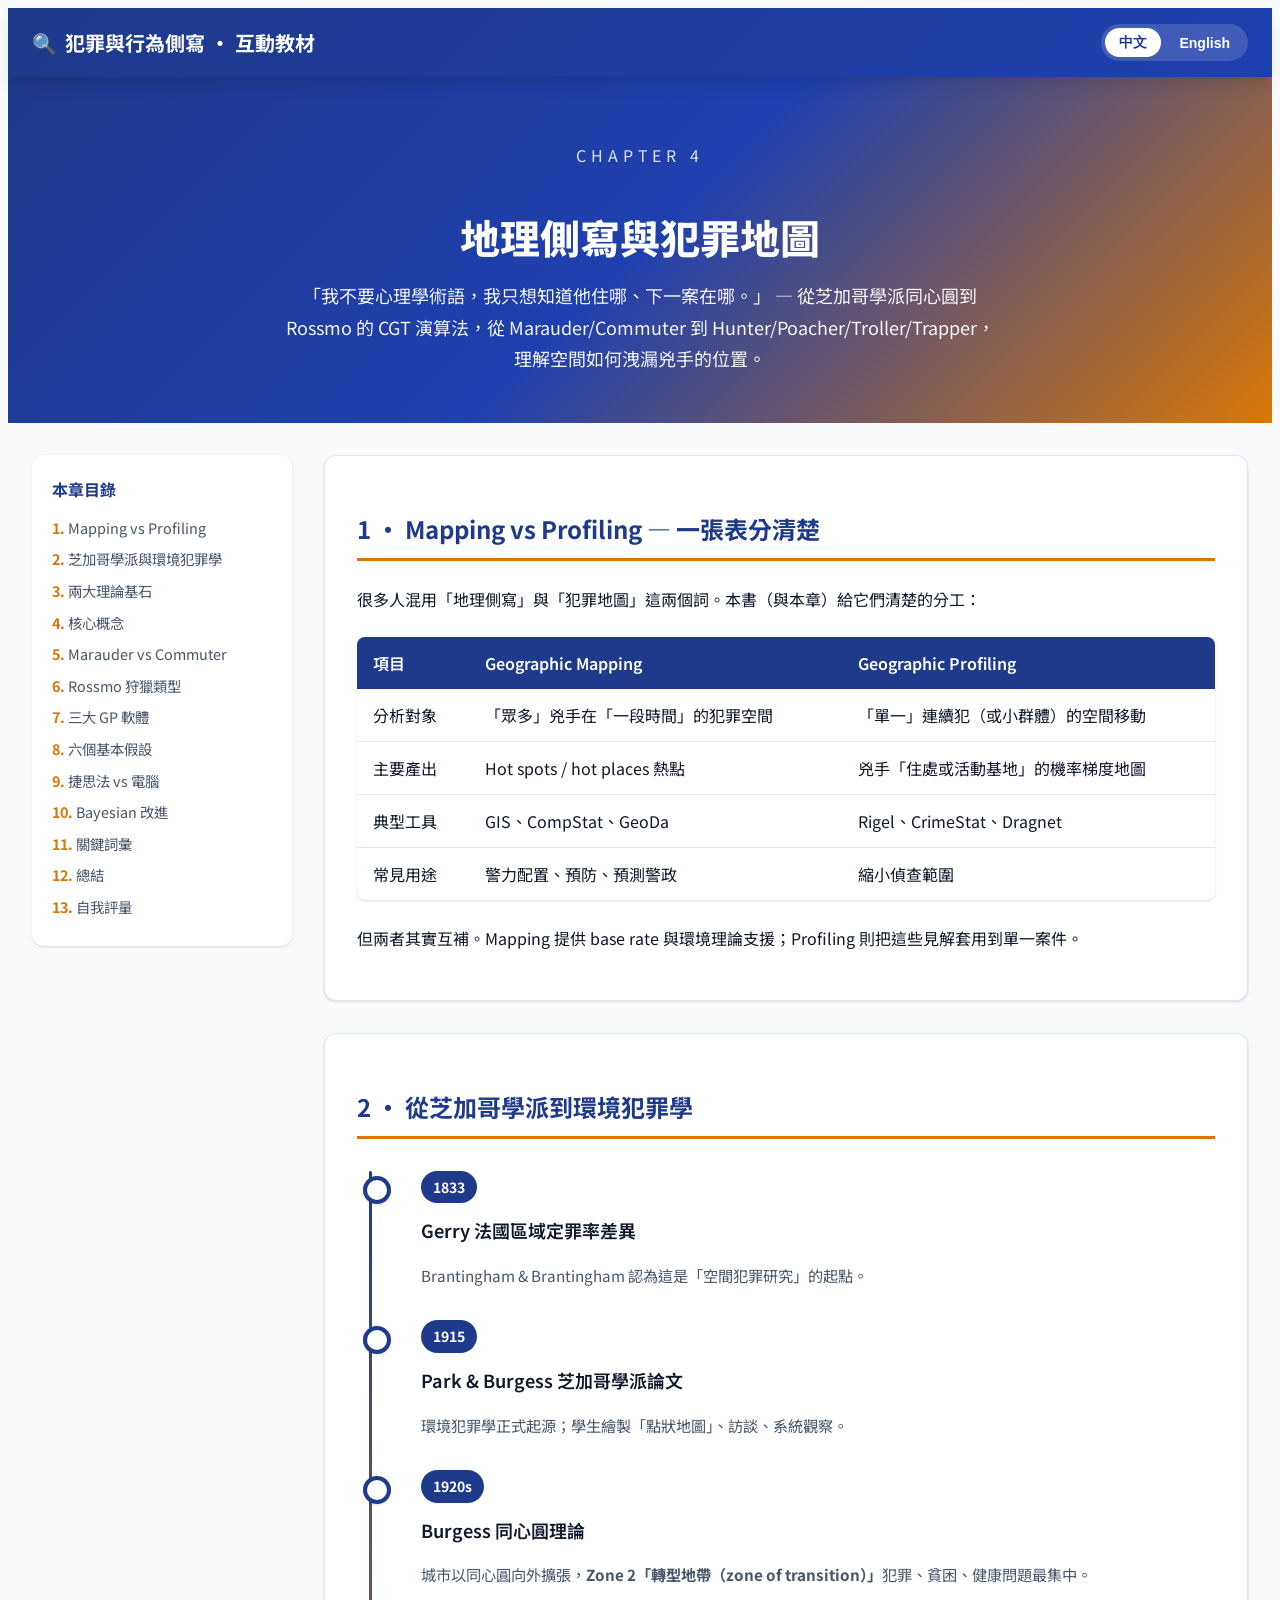
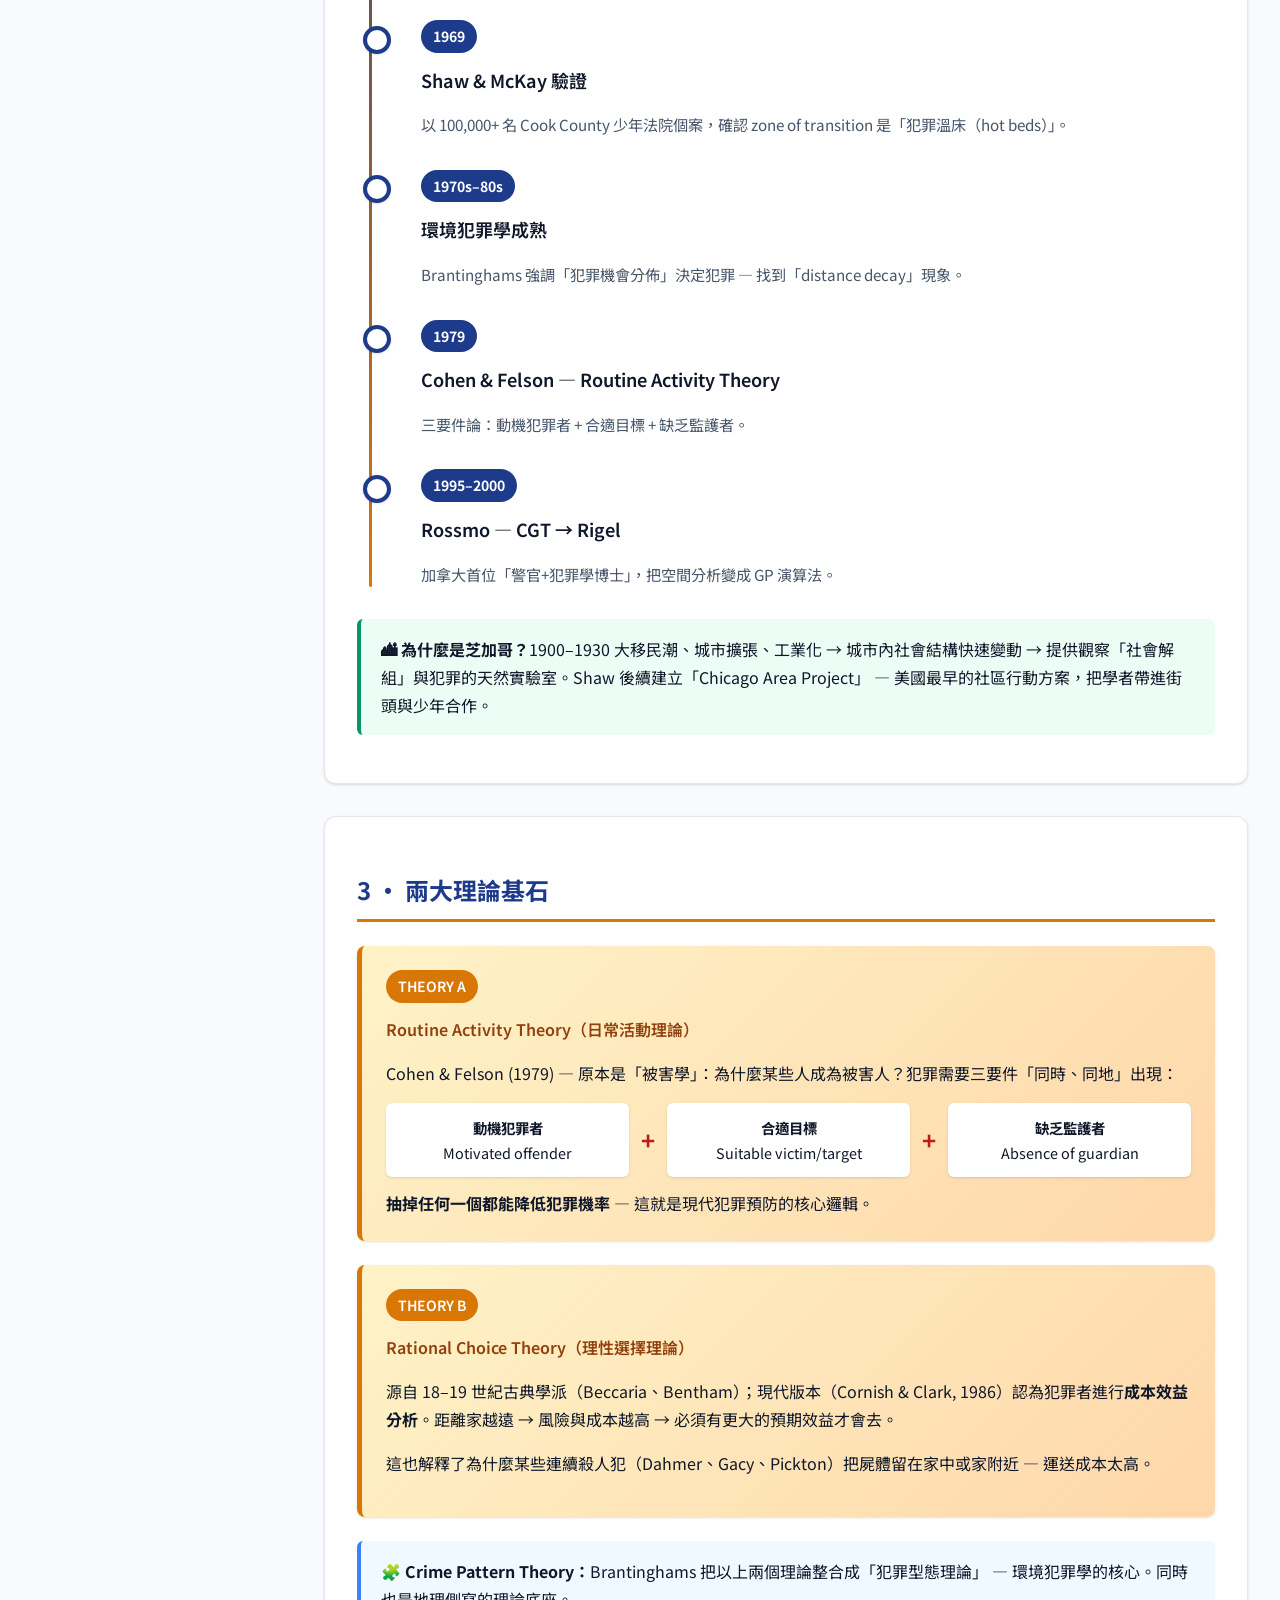
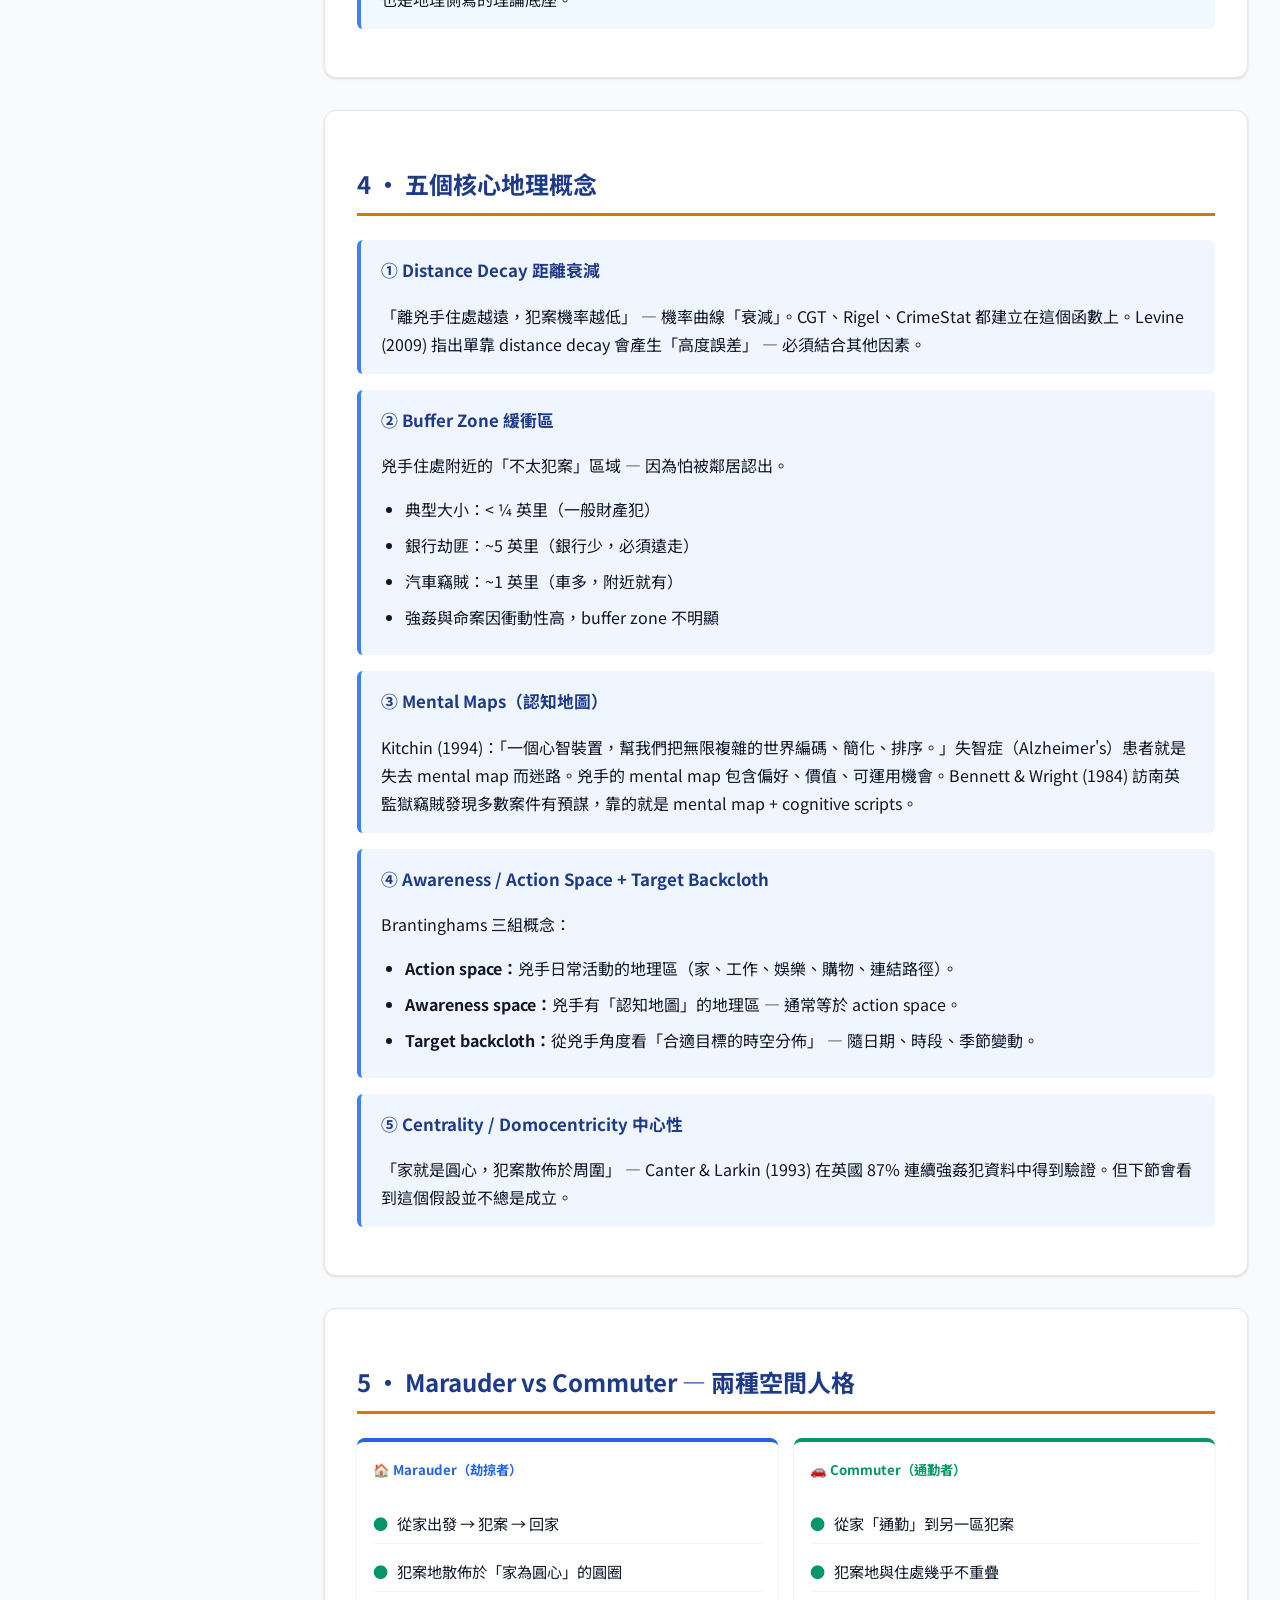
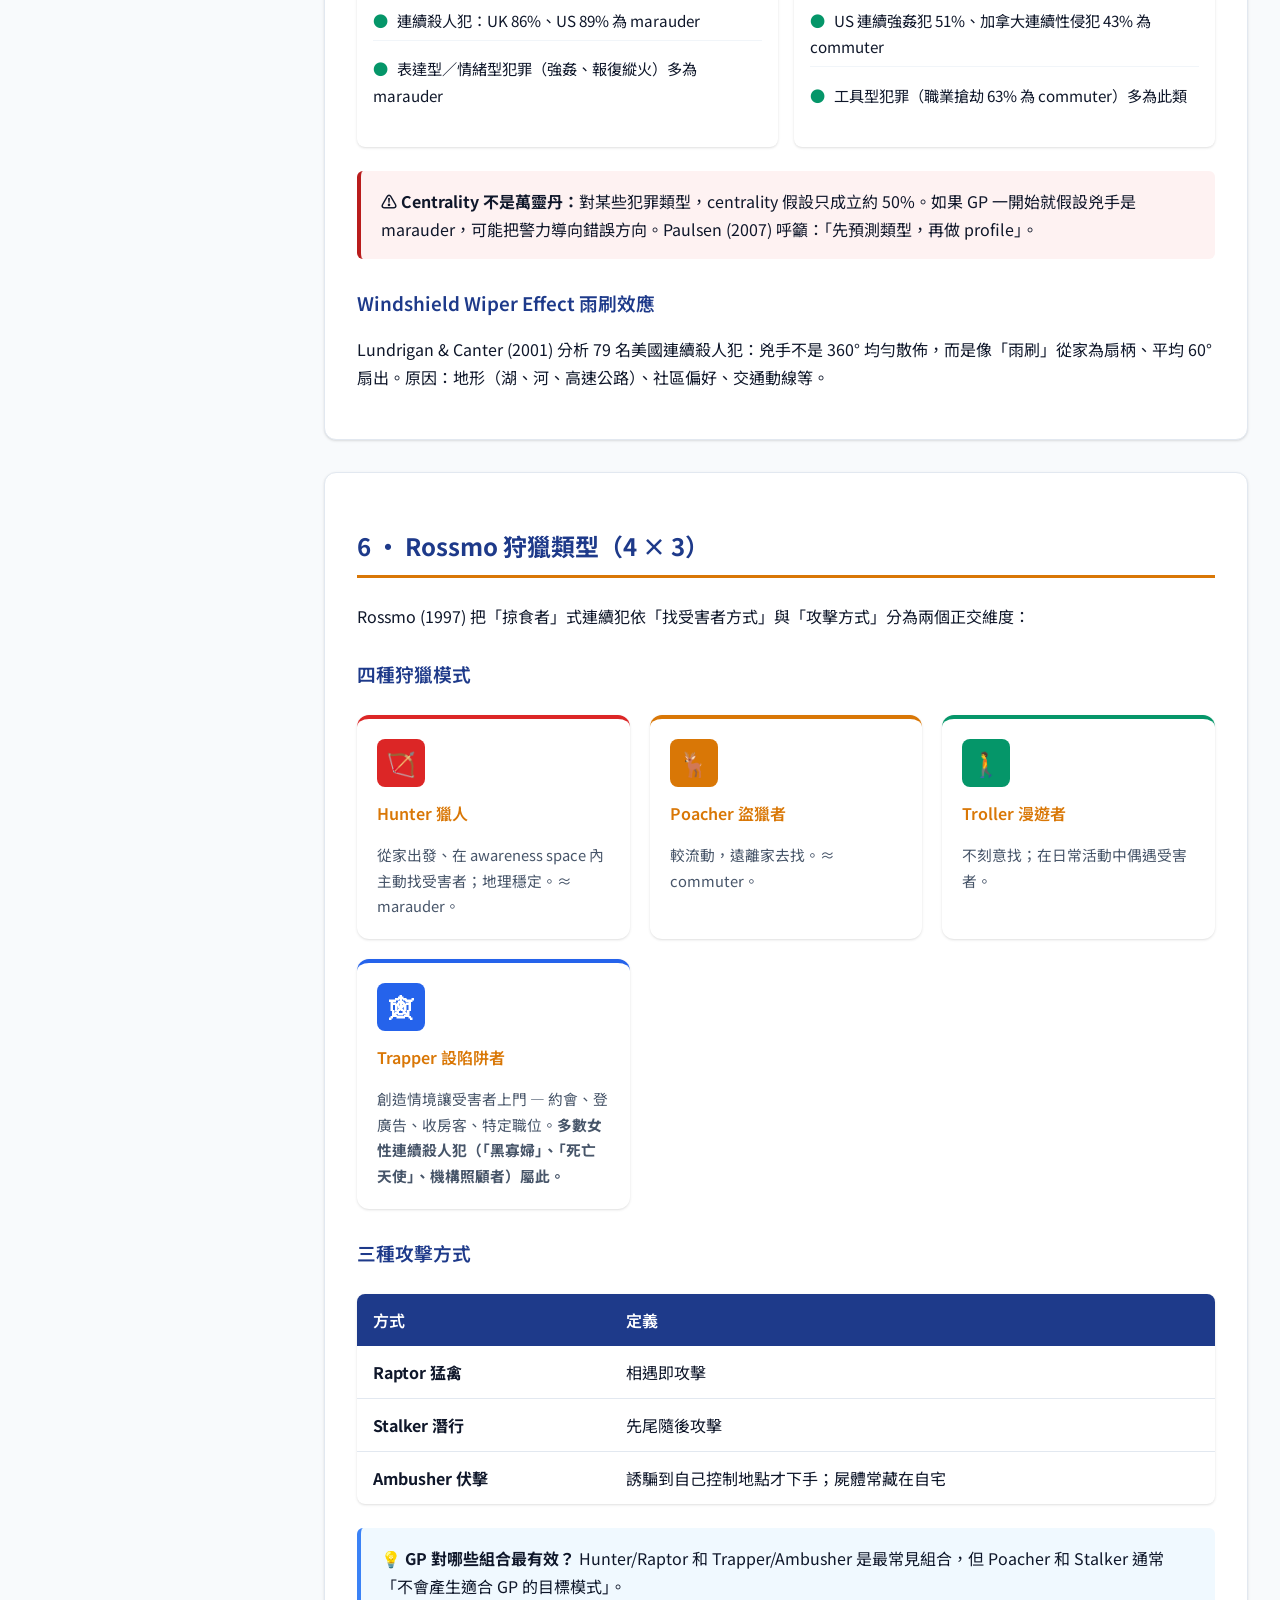
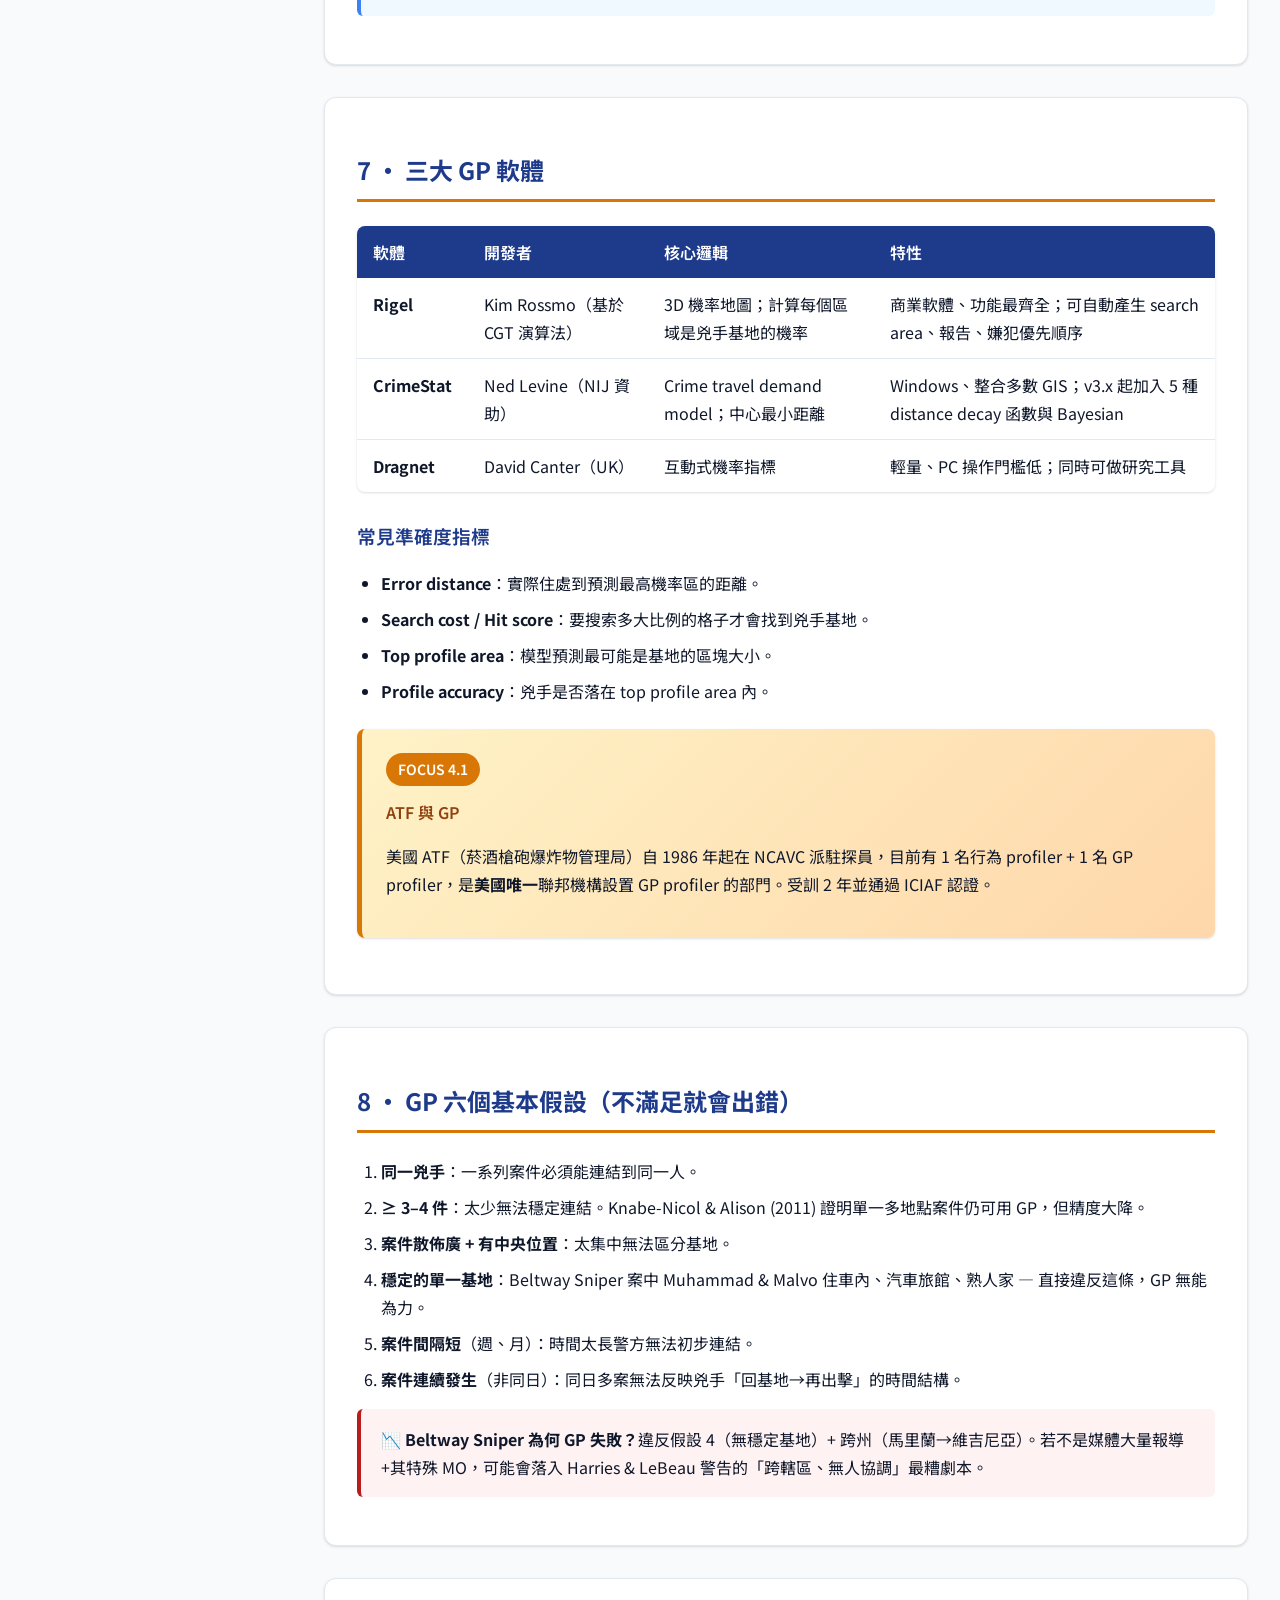
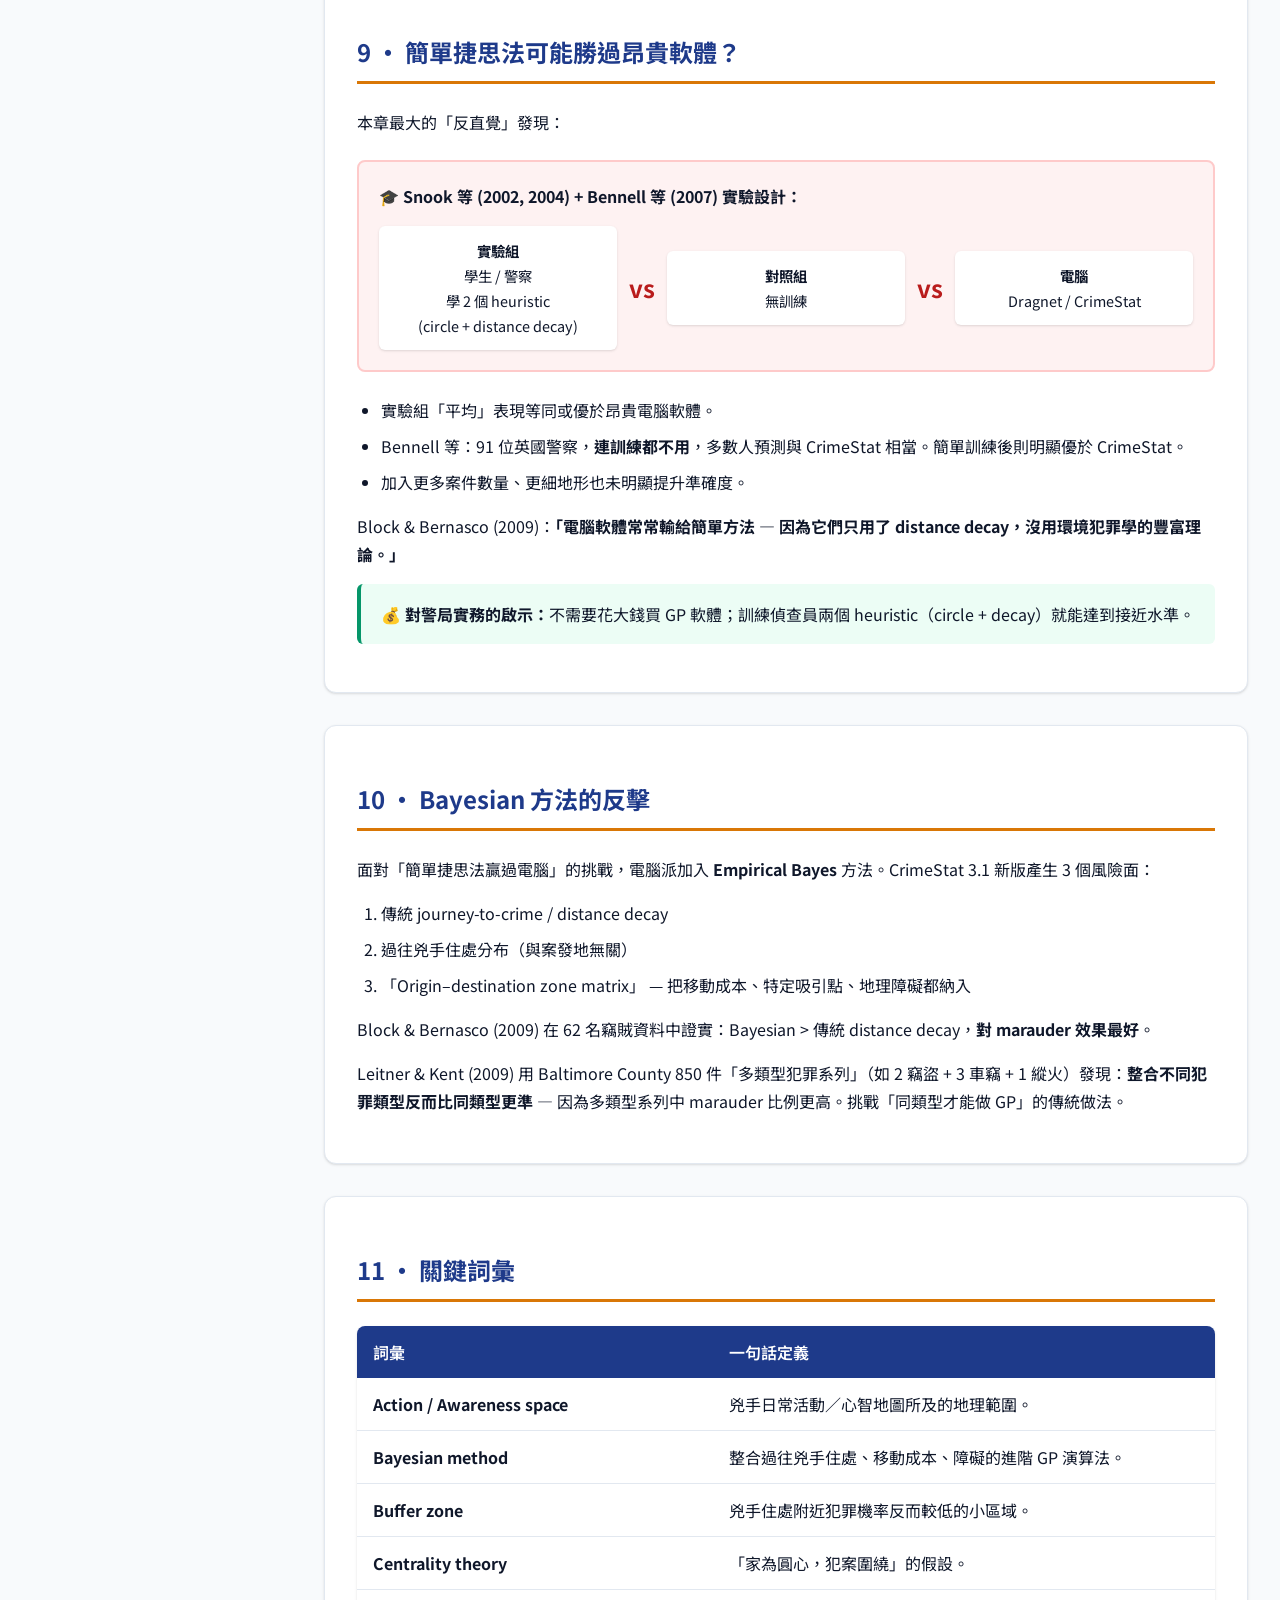
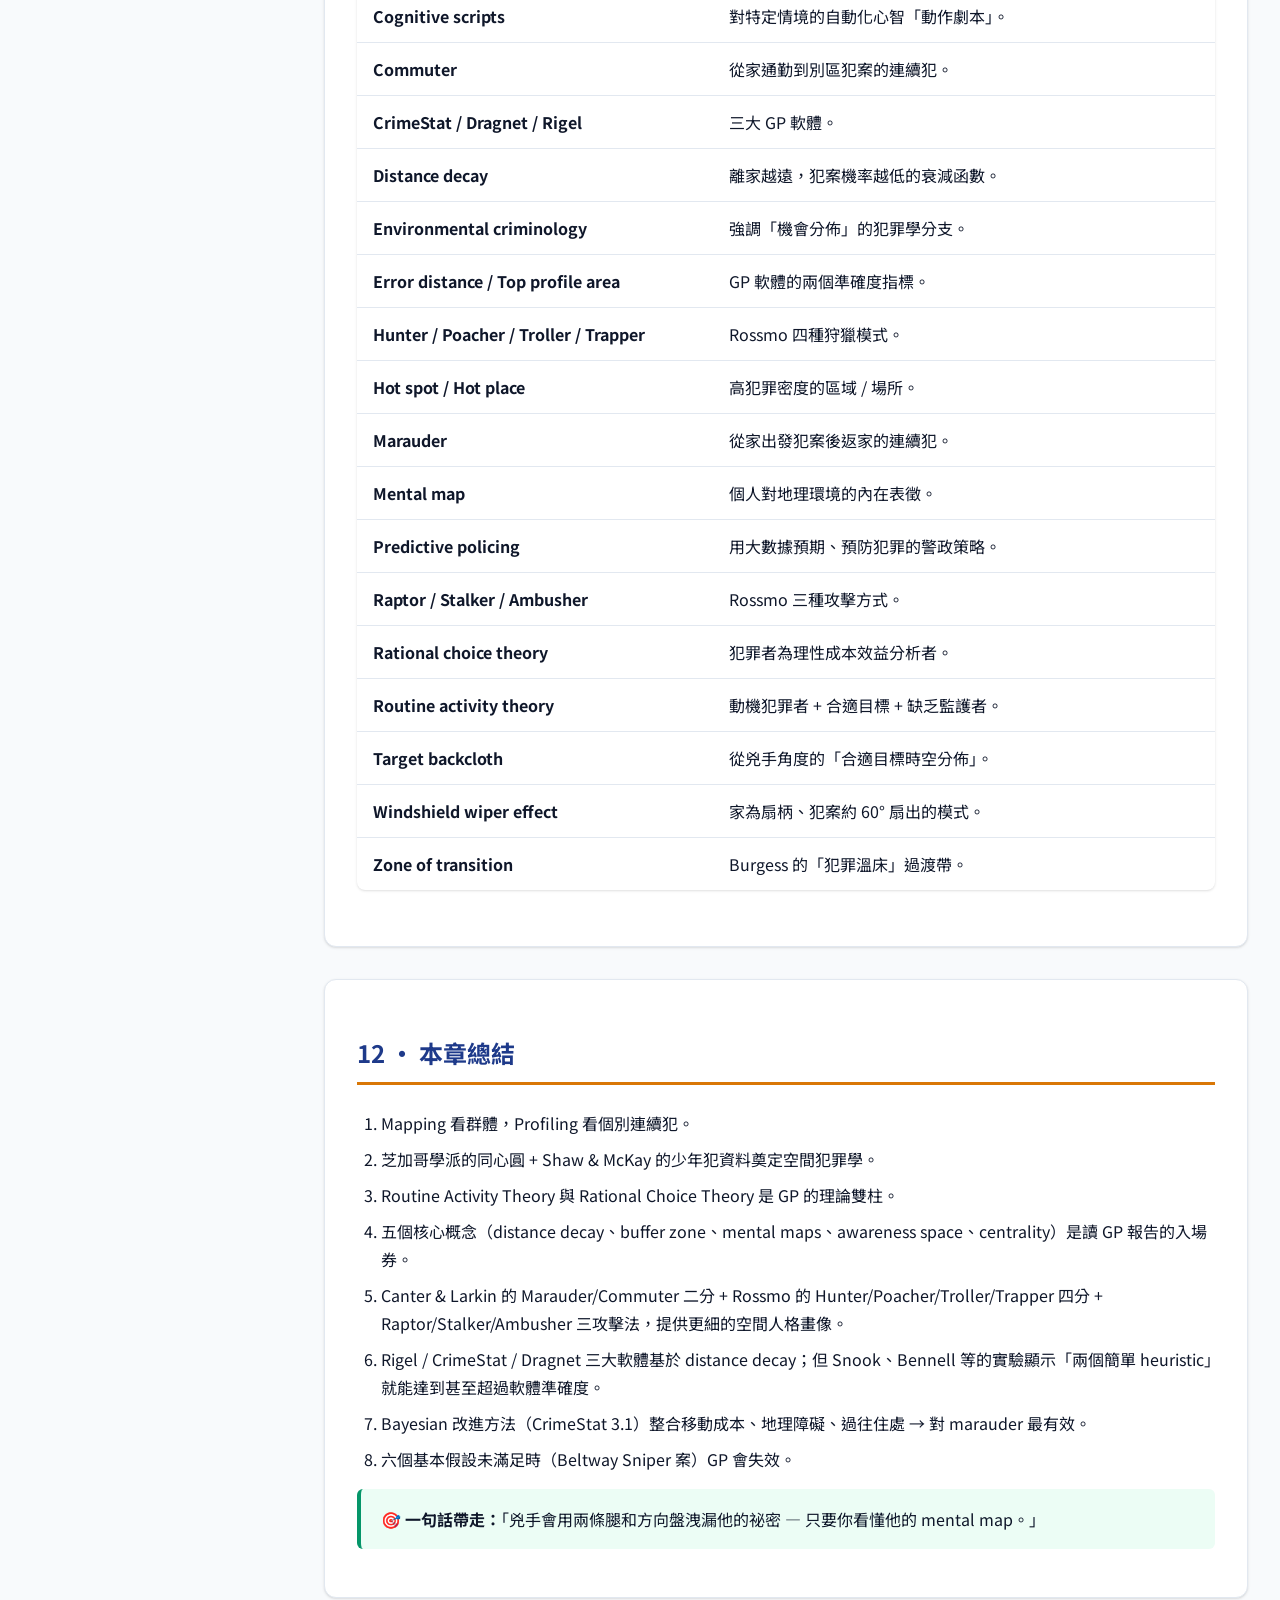
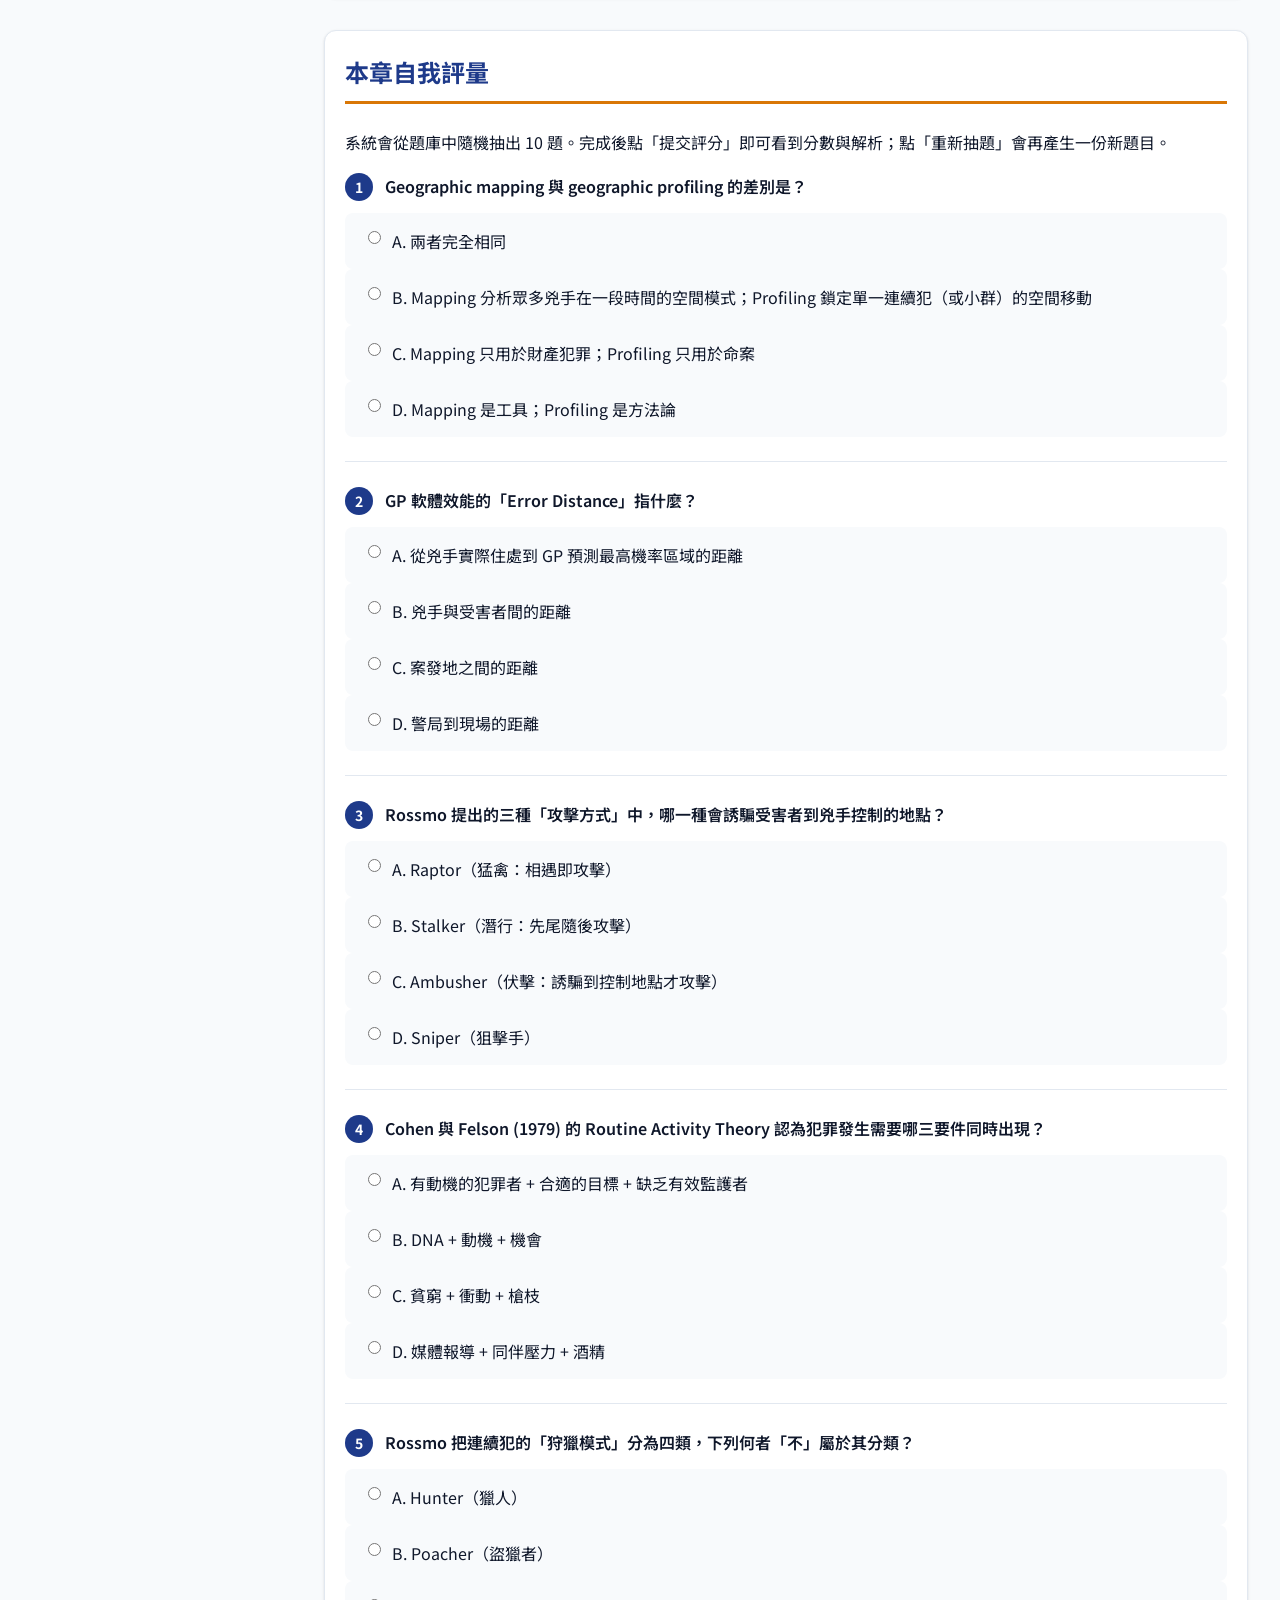
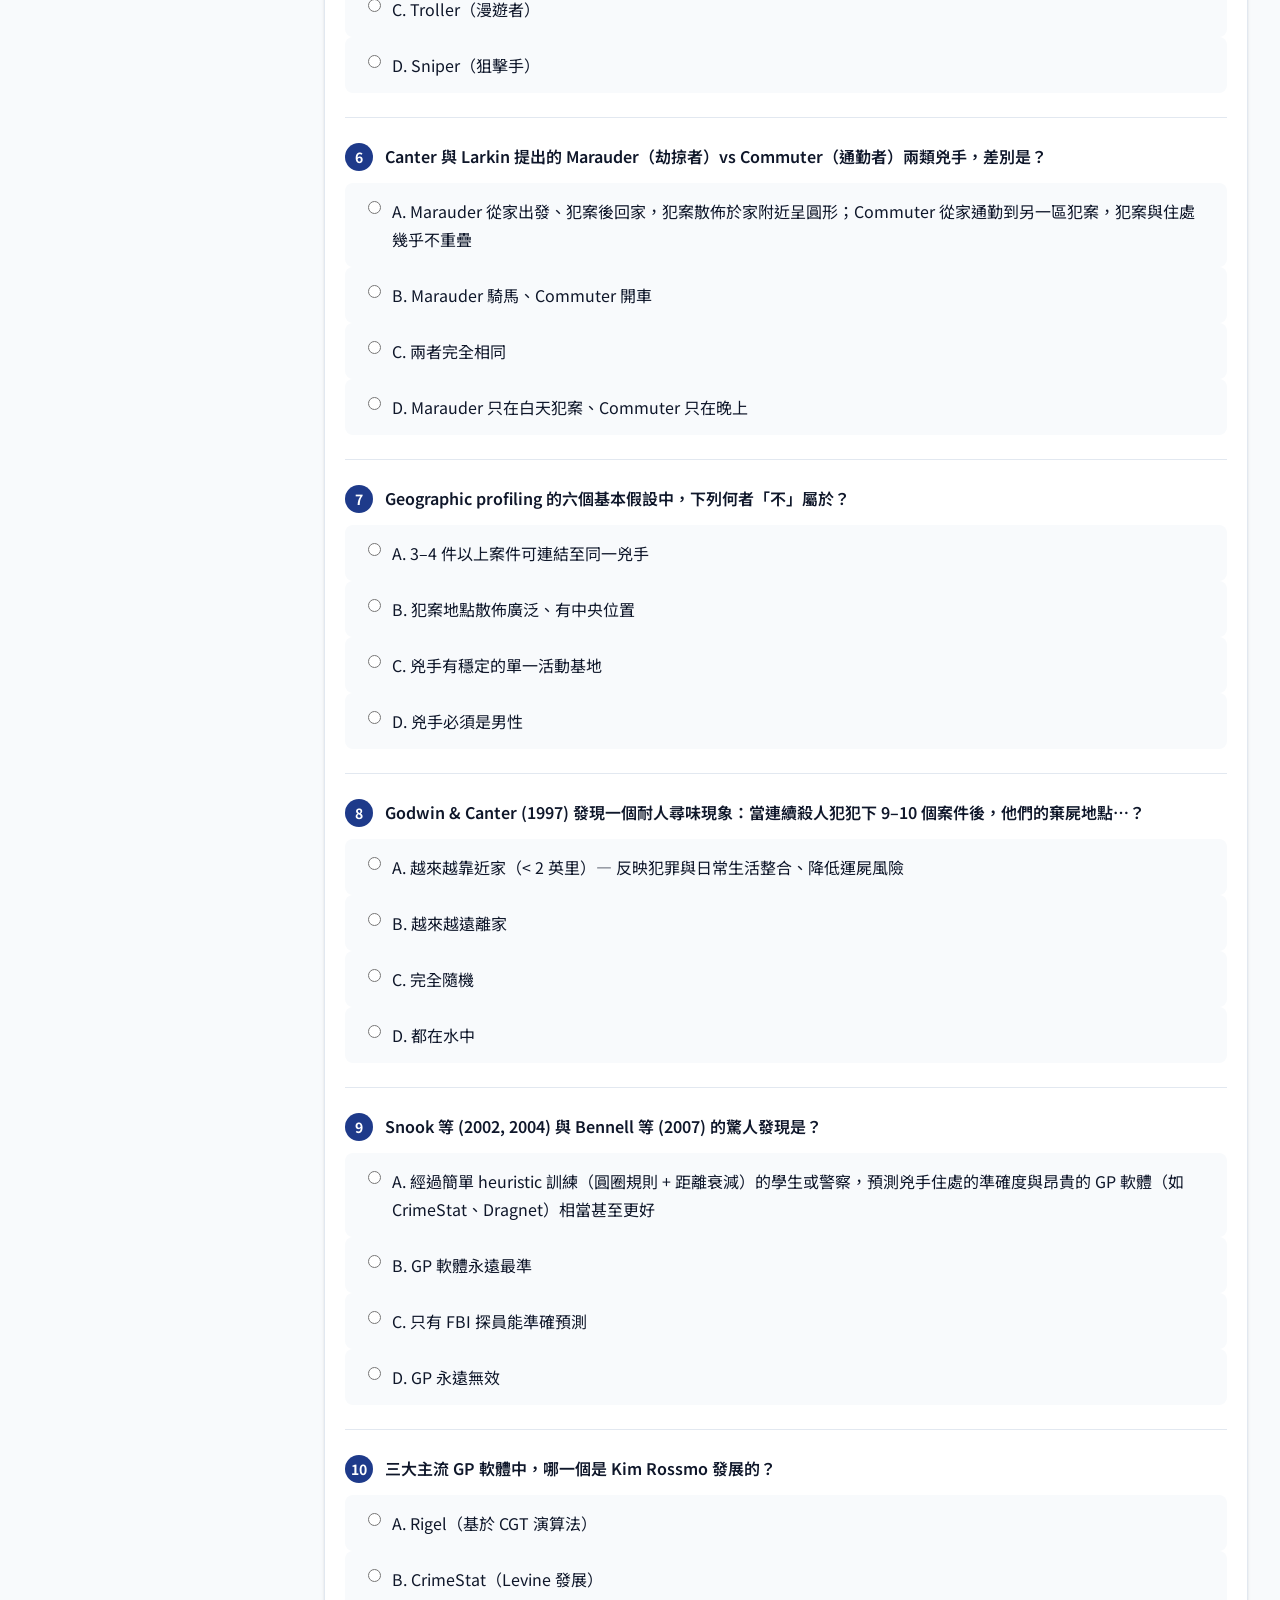
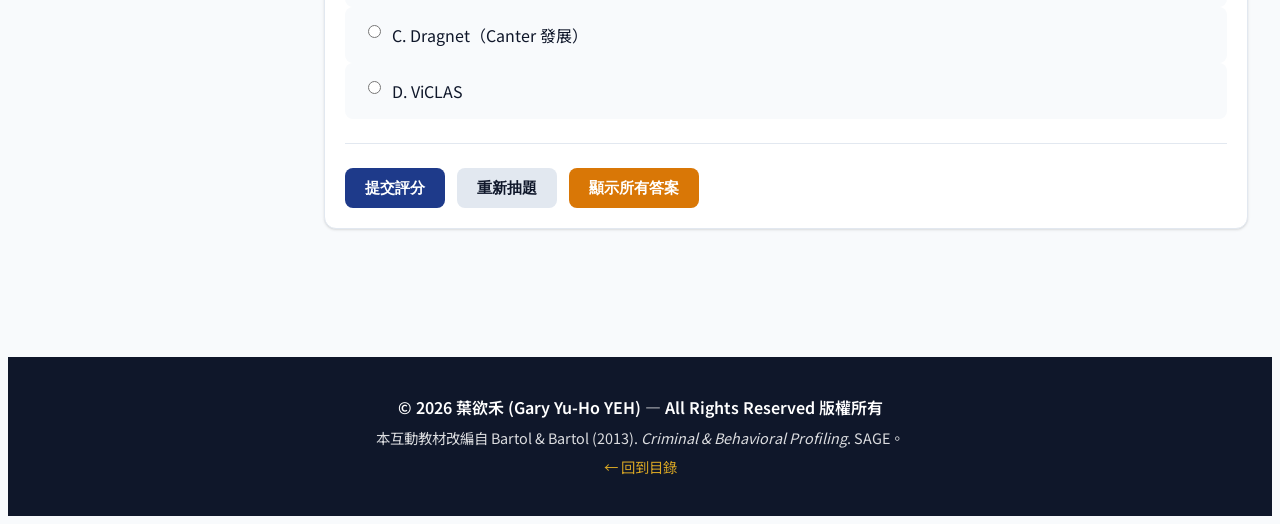
<file: chapters/chapter4.html>
<!DOCTYPE html>
<html lang="zh-Hant">
<head>
<meta charset="UTF-8">
<meta name="viewport" content="width=device-width, initial-scale=1">
<title>Chapter 4：地理側寫與犯罪地圖 — Criminal & Behavioral Profiling 互動教材</title>
<link rel="preconnect" href="https://fonts.googleapis.com">
<link rel="preconnect" href="https://fonts.gstatic.com" crossorigin>
<link href="https://fonts.googleapis.com/css2?family=Noto+Sans+TC:wght@400;500;600;700;800&family=Noto+Sans:wght@400;500;600;700&display=swap" rel="stylesheet">
<link rel="stylesheet" href="../assets/css/style.css">
</head>
<body class="lang-zh">

<header class="site-header">
  <div class="container">
    <a href="../index.html" class="site-title"><span>🔍</span>
      <span class="lang-zh-only">犯罪與行為側寫 · 互動教材</span>
      <span class="lang-en-only">Criminal & Behavioral Profiling · Interactive</span></a>
    <div class="lang-toggle"><button data-lang="zh" class="active">中文</button><button data-lang="en">English</button></div>
  </div>
</header>

<section class="chapter-hero"><div class="container">
  <div class="lang-zh-only">
    <p style="opacity:.85;letter-spacing:.3em;margin-bottom:.5rem">CHAPTER 4</p>
    <h1>地理側寫與犯罪地圖</h1>
    <p class="subtitle">「我不要心理學術語，我只想知道他住哪、下一案在哪。」 — 從芝加哥學派同心圓到 Rossmo 的 CGT 演算法，從 Marauder/Commuter 到 Hunter/Poacher/Troller/Trapper，理解空間如何洩漏兇手的位置。</p>
  </div>
  <div class="lang-en-only">
    <p style="opacity:.85;letter-spacing:.3em;margin-bottom:.5rem">CHAPTER 4</p>
    <h1>Geographic Profiling &amp; Mapping</h1>
    <p class="subtitle">"I don't want psychological jargon — I just want to know where he lives and where he'll strike next." From the Chicago School's concentric circles to Rossmo's CGT, from Marauder/Commuter to Hunter/Poacher/Troller/Trapper — how space betrays an offender's anchor point.</p>
  </div>
</div></section>

<div class="chapter-layout">
  <aside><nav class="chapter-toc">
    <div class="lang-zh-only"><h4>本章目錄</h4></div><div class="lang-en-only"><h4>Contents</h4></div>
    <ol>
      <li><a href="#mapping-vs-profiling"><span class="lang-zh-only">Mapping vs Profiling</span><span class="lang-en-only">Mapping vs Profiling</span></a></li>
      <li><a href="#history"><span class="lang-zh-only">芝加哥學派與環境犯罪學</span><span class="lang-en-only">Chicago School &amp; Env. Criminology</span></a></li>
      <li><a href="#theories"><span class="lang-zh-only">兩大理論基石</span><span class="lang-en-only">Two Foundational Theories</span></a></li>
      <li><a href="#concepts"><span class="lang-zh-only">核心概念</span><span class="lang-en-only">Core Concepts</span></a></li>
      <li><a href="#marauder"><span class="lang-zh-only">Marauder vs Commuter</span><span class="lang-en-only">Marauder vs Commuter</span></a></li>
      <li><a href="#rossmo-typology"><span class="lang-zh-only">Rossmo 狩獵類型</span><span class="lang-en-only">Rossmo Hunting Typology</span></a></li>
      <li><a href="#software"><span class="lang-zh-only">三大 GP 軟體</span><span class="lang-en-only">Three GP Programs</span></a></li>
      <li><a href="#assumptions"><span class="lang-zh-only">六個基本假設</span><span class="lang-en-only">Six Assumptions</span></a></li>
      <li><a href="#heuristics-vs-software"><span class="lang-zh-only">捷思法 vs 電腦</span><span class="lang-en-only">Heuristics vs Software</span></a></li>
      <li><a href="#bayes"><span class="lang-zh-only">Bayesian 改進</span><span class="lang-en-only">Bayesian Improvements</span></a></li>
      <li><a href="#glossary"><span class="lang-zh-only">關鍵詞彙</span><span class="lang-en-only">Glossary</span></a></li>
      <li><a href="#summary"><span class="lang-zh-only">總結</span><span class="lang-en-only">Summary</span></a></li>
      <li><a href="#quiz"><span class="lang-zh-only">自我評量</span><span class="lang-en-only">Quiz</span></a></li>
    </ol>
  </nav></aside>

  <main>

    <section id="mapping-vs-profiling" class="section-card">
      <div class="lang-zh-only">
        <h2>1 · Mapping vs Profiling — 一張表分清楚</h2>
        <p>很多人混用「地理側寫」與「犯罪地圖」這兩個詞。本書（與本章）給它們清楚的分工：</p>
        <table class="compare-table">
          <thead><tr><th>項目</th><th>Geographic Mapping</th><th>Geographic Profiling</th></tr></thead>
          <tbody>
            <tr><td>分析對象</td><td>「眾多」兇手在「一段時間」的犯罪空間</td><td>「單一」連續犯（或小群體）的空間移動</td></tr>
            <tr><td>主要產出</td><td>Hot spots / hot places 熱點</td><td>兇手「住處或活動基地」的機率梯度地圖</td></tr>
            <tr><td>典型工具</td><td>GIS、CompStat、GeoDa</td><td>Rigel、CrimeStat、Dragnet</td></tr>
            <tr><td>常見用途</td><td>警力配置、預防、預測警政</td><td>縮小偵查範圍</td></tr>
          </tbody>
        </table>
        <p>但兩者其實互補。Mapping 提供 base rate 與環境理論支援；Profiling 則把這些見解套用到單一案件。</p>
      </div>
      <div class="lang-en-only">
        <h2>1 · Mapping vs Profiling — One Table</h2>
        <p>The two terms are often conflated. This chapter (and book) draws a clear distinction:</p>
        <table class="compare-table">
          <thead><tr><th></th><th>Geographic Mapping</th><th>Geographic Profiling</th></tr></thead>
          <tbody>
            <tr><td>Subject</td><td>Many offenders over time</td><td>One serial offender (or a small group)</td></tr>
            <tr><td>Output</td><td>Hot spots / hot places</td><td>Probability surface for residence / anchor point</td></tr>
            <tr><td>Tools</td><td>GIS, CompStat, GeoDa</td><td>Rigel, CrimeStat, Dragnet</td></tr>
            <tr><td>Use</td><td>Patrol allocation, prevention, predictive policing</td><td>Narrowing investigative focus</td></tr>
          </tbody>
        </table>
        <p>They're complementary: mapping yields base rates and environmental insight; profiling applies them to a single case.</p>
      </div>
    </section>

    <section id="history" class="section-card">
      <div class="lang-zh-only">
        <h2>2 · 從芝加哥學派到環境犯罪學</h2>
        <div class="timeline">
          <div class="timeline-item"><span class="year">1833</span><h4>Gerry 法國區域定罪率差異</h4><p>Brantingham &amp; Brantingham 認為這是「空間犯罪研究」的起點。</p></div>
          <div class="timeline-item"><span class="year">1915</span><h4>Park &amp; Burgess 芝加哥學派論文</h4><p>環境犯罪學正式起源；學生繪製「點狀地圖」、訪談、系統觀察。</p></div>
          <div class="timeline-item"><span class="year">1920s</span><h4>Burgess 同心圓理論</h4><p>城市以同心圓向外擴張，<strong>Zone 2「轉型地帶（zone of transition）」</strong>犯罪、貧困、健康問題最集中。</p></div>
          <div class="timeline-item"><span class="year">1969</span><h4>Shaw &amp; McKay 驗證</h4><p>以 100,000+ 名 Cook County 少年法院個案，確認 zone of transition 是「犯罪溫床（hot beds）」。</p></div>
          <div class="timeline-item"><span class="year">1970s–80s</span><h4>環境犯罪學成熟</h4><p>Brantinghams 強調「犯罪機會分佈」決定犯罪 — 找到「distance decay」現象。</p></div>
          <div class="timeline-item"><span class="year">1979</span><h4>Cohen &amp; Felson — Routine Activity Theory</h4><p>三要件論：動機犯罪者 + 合適目標 + 缺乏監護者。</p></div>
          <div class="timeline-item"><span class="year">1995–2000</span><h4>Rossmo — CGT → Rigel</h4><p>加拿大首位「警官+犯罪學博士」，把空間分析變成 GP 演算法。</p></div>
        </div>

        <div class="callout callout-tip">
          <strong>🏙 為什麼是芝加哥？</strong>1900–1930 大移民潮、城市擴張、工業化 → 城市內社會結構快速變動 → 提供觀察「社會解組」與犯罪的天然實驗室。Shaw 後續建立「Chicago Area Project」 — 美國最早的社區行動方案，把學者帶進街頭與少年合作。
        </div>
      </div>
      <div class="lang-en-only">
        <h2>2 · From Chicago School to Environmental Criminology</h2>
        <div class="timeline">
          <div class="timeline-item"><span class="year">1833</span><h4>Gerry on French regional conviction rates</h4><p>Brantinghams call this the start of spatial criminology.</p></div>
          <div class="timeline-item"><span class="year">1915</span><h4>Park &amp; Burgess (Chicago School)</h4><p>Environmental criminology is formally born; students prepared spot maps, interviews, observations.</p></div>
          <div class="timeline-item"><span class="year">1920s</span><h4>Burgess's Concentric Circle Theory</h4><p>Cities expand in concentric zones; <strong>Zone 2, the "zone of transition,"</strong> concentrates crime, poverty, and health problems.</p></div>
          <div class="timeline-item"><span class="year">1969</span><h4>Shaw &amp; McKay validation</h4><p>Using 100,000+ Cook County juveniles, confirmed transition zones as "hot beds" of crime.</p></div>
          <div class="timeline-item"><span class="year">1970s–80s</span><h4>Environmental criminology matures</h4><p>Brantinghams: opportunity distribution drives crime; the "distance decay" pattern.</p></div>
          <div class="timeline-item"><span class="year">1979</span><h4>Cohen &amp; Felson — Routine Activity Theory</h4><p>Three elements: motivated offender + suitable target + no capable guardian.</p></div>
          <div class="timeline-item"><span class="year">1995–2000</span><h4>Rossmo — CGT → Rigel</h4><p>Canada's first cop-PhD turns spatial analysis into a GP algorithm.</p></div>
        </div>

        <div class="callout callout-tip">
          <strong>🏙 Why Chicago?</strong> 1900–1930 immigration, urban expansion, industrialization made the city a natural lab for "social disorganization." Shaw later founded the Chicago Area Project — the first U.S. community-action program putting scholars into streets with youth.
        </div>
      </div>
    </section>

    <section id="theories" class="section-card">
      <div class="lang-zh-only">
        <h2>3 · 兩大理論基石</h2>

        <div class="focus-box">
          <span class="focus-label">THEORY A</span>
          <h4>Routine Activity Theory（日常活動理論）</h4>
          <p>Cohen &amp; Felson (1979) — 原本是「被害學」：為什麼某些人成為被害人？犯罪需要三要件「同時、同地」出現：</p>
          <div class="bias-flow" style="margin-top:.75rem">
            <div class="bias-step"><strong>動機犯罪者</strong><br>Motivated offender</div>
            <div class="bias-arrow">+</div>
            <div class="bias-step"><strong>合適目標</strong><br>Suitable victim/target</div>
            <div class="bias-arrow">+</div>
            <div class="bias-step"><strong>缺乏監護者</strong><br>Absence of guardian</div>
          </div>
          <p style="margin-top:.75rem;margin-bottom:0"><strong>抽掉任何一個都能降低犯罪機率</strong> — 這就是現代犯罪預防的核心邏輯。</p>
        </div>

        <div class="focus-box">
          <span class="focus-label">THEORY B</span>
          <h4>Rational Choice Theory（理性選擇理論）</h4>
          <p>源自 18–19 世紀古典學派（Beccaria、Bentham）；現代版本（Cornish &amp; Clark, 1986）認為犯罪者進行<strong>成本效益分析</strong>。距離家越遠 → 風險與成本越高 → 必須有更大的預期效益才會去。</p>
          <p>這也解釋了為什麼某些連續殺人犯（Dahmer、Gacy、Pickton）把屍體留在家中或家附近 — 運送成本太高。</p>
        </div>

        <div class="callout">
          <div class="lang-zh-only"><strong>🧩 Crime Pattern Theory：</strong>Brantinghams 把以上兩個理論整合成「犯罪型態理論」 — 環境犯罪學的核心。同時也是地理側寫的理論底座。</div>
        </div>
      </div>

      <div class="lang-en-only">
        <h2>3 · Two Foundational Theories</h2>

        <div class="focus-box">
          <span class="focus-label">THEORY A</span>
          <h4>Routine Activity Theory</h4>
          <p>Cohen &amp; Felson (1979) — originally victimology. Three elements must converge in time and space:</p>
          <div class="bias-flow" style="margin-top:.75rem">
            <div class="bias-step"><strong>Motivated offender</strong></div>
            <div class="bias-arrow">+</div>
            <div class="bias-step"><strong>Suitable target</strong></div>
            <div class="bias-arrow">+</div>
            <div class="bias-step"><strong>Absence of guardian</strong></div>
          </div>
          <p style="margin-top:.75rem;margin-bottom:0"><strong>Remove any one → crime probability drops.</strong> The backbone of modern crime prevention.</p>
        </div>

        <div class="focus-box">
          <span class="focus-label">THEORY B</span>
          <h4>Rational Choice Theory</h4>
          <p>Roots in 18th–19th century Classical School (Beccaria, Bentham). Modern form (Cornish &amp; Clark, 1986): offenders perform <strong>cost-benefit analysis</strong>. Farther from home = higher risk/cost = needs greater expected reward.</p>
          <p>It explains why some serial killers (Dahmer, Gacy, Pickton) dispose of bodies at home — transport costs too much.</p>
        </div>

        <div class="callout">
          <div class="lang-en-only"><strong>🧩 Crime Pattern Theory:</strong> Brantinghams integrated both into environmental criminology's central framework — also the theoretical bedrock of geographic profiling.</div>
        </div>
      </div>
    </section>

    <section id="concepts" class="section-card">
      <div class="lang-zh-only">
        <h2>4 · 五個核心地理概念</h2>

        <div class="concept-card">
          <div class="concept-term">① Distance Decay 距離衰減</div>
          <p style="margin-bottom:0">「離兇手住處越遠，犯案機率越低」 — 機率曲線「衰減」。CGT、Rigel、CrimeStat 都建立在這個函數上。Levine (2009) 指出單靠 distance decay 會產生「高度誤差」 — 必須結合其他因素。</p>
        </div>

        <div class="concept-card">
          <div class="concept-term">② Buffer Zone 緩衝區</div>
          <p>兇手住處附近的「不太犯案」區域 — 因為怕被鄰居認出。</p>
          <ul style="margin-bottom:0">
            <li>典型大小：&lt; ¼ 英里（一般財產犯）</li>
            <li>銀行劫匪：~5 英里（銀行少，必須遠走）</li>
            <li>汽車竊賊：~1 英里（車多，附近就有）</li>
            <li>強姦與命案因衝動性高，buffer zone 不明顯</li>
          </ul>
        </div>

        <div class="concept-card">
          <div class="concept-term">③ Mental Maps（認知地圖）</div>
          <p style="margin-bottom:0">Kitchin (1994)：「一個心智裝置，幫我們把無限複雜的世界編碼、簡化、排序。」失智症（Alzheimer's）患者就是失去 mental map 而迷路。兇手的 mental map 包含偏好、價值、可運用機會。Bennett &amp; Wright (1984) 訪南英監獄竊賊發現多數案件有預謀，靠的就是 mental map + cognitive scripts。</p>
        </div>

        <div class="concept-card">
          <div class="concept-term">④ Awareness / Action Space + Target Backcloth</div>
          <p>Brantinghams 三組概念：</p>
          <ul style="margin-bottom:0">
            <li><strong>Action space：</strong>兇手日常活動的地理區（家、工作、娛樂、購物、連結路徑）。</li>
            <li><strong>Awareness space：</strong>兇手有「認知地圖」的地理區 — 通常等於 action space。</li>
            <li><strong>Target backcloth：</strong>從兇手角度看「合適目標的時空分佈」 — 隨日期、時段、季節變動。</li>
          </ul>
        </div>

        <div class="concept-card">
          <div class="concept-term">⑤ Centrality / Domocentricity 中心性</div>
          <p style="margin-bottom:0">「家就是圓心，犯案散佈於周圍」 — Canter &amp; Larkin (1993) 在英國 87% 連續強姦犯資料中得到驗證。但下節會看到這個假設並不總是成立。</p>
        </div>
      </div>

      <div class="lang-en-only">
        <h2>4 · Five Core Geographic Concepts</h2>

        <div class="concept-card">
          <div class="concept-term">① Distance Decay</div>
          <p style="margin-bottom:0">"The farther from the offender's home, the lower the offending probability." CGT, Rigel, CrimeStat all build on this. Levine (2009): relying on decay alone produces high error — combine with other factors.</p>
        </div>

        <div class="concept-card">
          <div class="concept-term">② Buffer Zone</div>
          <p>A nearby zone offenders avoid — fear of being recognized.</p>
          <ul style="margin-bottom:0">
            <li>Typical: &lt; ¼ mile (general property)</li>
            <li>Bank robbers: ~5 miles (banks are rare, must travel)</li>
            <li>Car thieves: ~1 mile (cars are everywhere)</li>
            <li>Rape and homicide — impulsive, buffer less clear</li>
          </ul>
        </div>

        <div class="concept-card">
          <div class="concept-term">③ Mental Maps</div>
          <p style="margin-bottom:0">Kitchin (1994): "A mental device and store helping simplify, code, and order the endlessly complex world." Alzheimer's patients lose their mental maps and get lost. Offenders' mental maps include preferences, values, opportunities. Bennett &amp; Wright (1984): most professional burglars planned via mental maps + cognitive scripts.</p>
        </div>

        <div class="concept-card">
          <div class="concept-term">④ Awareness / Action Space + Target Backcloth</div>
          <p>Brantinghams' triad:</p>
          <ul style="margin-bottom:0">
            <li><strong>Action space:</strong> routine geographic area (home, work, leisure, shopping, paths).</li>
            <li><strong>Awareness space:</strong> the area for which they have a mental map.</li>
            <li><strong>Target backcloth:</strong> spatial/temporal distribution of suitable targets from the offender's view — varies by time and season.</li>
          </ul>
        </div>

        <div class="concept-card">
          <div class="concept-term">⑤ Centrality / Domocentricity</div>
          <p style="margin-bottom:0">"Home is the center; crimes surround it." Canter &amp; Larkin (1993) validated this for 87% of UK serial rapists — but the next section shows it doesn't always hold.</p>
        </div>
      </div>
    </section>

    <section id="marauder" class="section-card">
      <div class="lang-zh-only">
        <h2>5 · Marauder vs Commuter — 兩種空間人格</h2>
        <div class="profile-compare">
          <div class="profile-col predicted"><h5>🏠 Marauder（劫掠者）</h5>
            <ul>
              <li><span class="match-yes">●</span> 從家出發 → 犯案 → 回家</li>
              <li><span class="match-yes">●</span> 犯案地散佈於「家為圓心」的圓圈</li>
              <li><span class="match-yes">●</span> 連續殺人犯：UK 86%、US 89% 為 marauder</li>
              <li><span class="match-yes">●</span> 表達型／情緒型犯罪（強姦、報復縱火）多為 marauder</li>
            </ul>
          </div>
          <div class="profile-col actual"><h5>🚗 Commuter（通勤者）</h5>
            <ul>
              <li><span class="match-yes">●</span> 從家「通勤」到另一區犯案</li>
              <li><span class="match-yes">●</span> 犯案地與住處幾乎不重疊</li>
              <li><span class="match-yes">●</span> US 連續強姦犯 51%、加拿大連續性侵犯 43% 為 commuter</li>
              <li><span class="match-yes">●</span> 工具型犯罪（職業搶劫 63% 為 commuter）多為此類</li>
            </ul>
          </div>
        </div>

        <div class="callout callout-warn">
          <strong>⚠️ Centrality 不是萬靈丹：</strong>對某些犯罪類型，centrality 假設只成立約 50%。如果 GP 一開始就假設兇手是 marauder，可能把警力導向錯誤方向。Paulsen (2007) 呼籲：「先預測類型，再做 profile」。
        </div>

        <h3>Windshield Wiper Effect 雨刷效應</h3>
        <p>Lundrigan &amp; Canter (2001) 分析 79 名美國連續殺人犯：兇手不是 360° 均勻散佈，而是像「雨刷」從家為扇柄、平均 60° 扇出。原因：地形（湖、河、高速公路）、社區偏好、交通動線等。</p>
      </div>

      <div class="lang-en-only">
        <h2>5 · Marauder vs Commuter — Two Spatial Personas</h2>
        <div class="profile-compare">
          <div class="profile-col predicted"><h5>🏠 Marauder</h5>
            <ul>
              <li><span class="match-yes">●</span> Leaves home → offends → returns</li>
              <li><span class="match-yes">●</span> Crimes circle the home</li>
              <li><span class="match-yes">●</span> Serial killers: ~86% (UK) / ~89% (US) marauders</li>
              <li><span class="match-yes">●</span> Expressive/emotional crimes (rape, revenge arson) typically marauder</li>
            </ul>
          </div>
          <div class="profile-col actual"><h5>🚗 Commuter</h5>
            <ul>
              <li><span class="match-yes">●</span> "Commutes" from home to another area to offend</li>
              <li><span class="match-yes">●</span> Crime sites and home barely overlap</li>
              <li><span class="match-yes">●</span> US serial rapists 51%, Canadian sexual assaulters 43% — commuters</li>
              <li><span class="match-yes">●</span> Instrumental crimes (commercial robbery 63%) often commuters</li>
            </ul>
          </div>
        </div>

        <div class="callout callout-warn">
          <strong>⚠️ Centrality is not universal:</strong> For some crime types, it holds only ~50%. Assuming marauder upfront can misdirect police. Paulsen (2007): "First predict the type, then build the profile."
        </div>

        <h3>The Windshield Wiper Effect</h3>
        <p>Lundrigan &amp; Canter (2001), 79 U.S. serial killers: offenders don't spread 360° evenly — they fan out like a windshield wiper at ~60° average, from home as the pivot. Reasons: terrain (lakes, rivers, highways), neighborhood preference, transport.</p>
      </div>
    </section>

    <section id="rossmo-typology" class="section-card">
      <div class="lang-zh-only">
        <h2>6 · Rossmo 狩獵類型（4 × 3）</h2>
        <p>Rossmo (1997) 把「掠食者」式連續犯依「找受害者方式」與「攻擊方式」分為兩個正交維度：</p>

        <h3>四種狩獵模式</h3>
        <div class="area-grid">
          <article class="area-card area-1"><div class="area-icon">🏹</div>
            <div class="lang-zh-only"><h4>Hunter 獵人</h4><p>從家出發、在 awareness space 內主動找受害者；地理穩定。≈ marauder。</p></div>
          </article>
          <article class="area-card area-2"><div class="area-icon">🦌</div>
            <div class="lang-zh-only"><h4>Poacher 盜獵者</h4><p>較流動，遠離家去找。≈ commuter。</p></div>
          </article>
          <article class="area-card area-3"><div class="area-icon">🚶</div>
            <div class="lang-zh-only"><h4>Troller 漫遊者</h4><p>不刻意找；在日常活動中偶遇受害者。</p></div>
          </article>
          <article class="area-card area-4"><div class="area-icon">🕸</div>
            <div class="lang-zh-only"><h4>Trapper 設陷阱者</h4><p>創造情境讓受害者上門 — 約會、登廣告、收房客、特定職位。<strong>多數女性連續殺人犯（「黑寡婦」、「死亡天使」、機構照顧者）屬此。</strong></p></div>
          </article>
        </div>

        <h3>三種攻擊方式</h3>
        <table class="compare-table">
          <thead><tr><th>方式</th><th>定義</th></tr></thead>
          <tbody>
            <tr><td><strong>Raptor 猛禽</strong></td><td>相遇即攻擊</td></tr>
            <tr><td><strong>Stalker 潛行</strong></td><td>先尾隨後攻擊</td></tr>
            <tr><td><strong>Ambusher 伏擊</strong></td><td>誘騙到自己控制地點才下手；屍體常藏在自宅</td></tr>
          </tbody>
        </table>

        <div class="callout"><strong>💡 GP 對哪些組合最有效？</strong> Hunter/Raptor 和 Trapper/Ambusher 是最常見組合，但 Poacher 和 Stalker 通常「不會產生適合 GP 的目標模式」。</div>
      </div>

      <div class="lang-en-only">
        <h2>6 · Rossmo's Hunting Typology (4 × 3)</h2>
        <p>Rossmo (1997) classifies predatory serial offenders on two orthogonal dimensions:</p>

        <h3>Four Hunting Patterns</h3>
        <div class="area-grid">
          <article class="area-card area-1"><div class="area-icon">🏹</div>
            <div class="lang-en-only"><h4>Hunter</h4><p>Sets out from home; searches awareness space for victims; geographically stable. ≈ marauder.</p></div>
          </article>
          <article class="area-card area-2"><div class="area-icon">🦌</div>
            <div class="lang-en-only"><h4>Poacher</h4><p>More transient; travels far from home. ≈ commuter.</p></div>
          </article>
          <article class="area-card area-3"><div class="area-icon">🚶</div>
            <div class="lang-en-only"><h4>Troller</h4><p>No specific search — randomly encounters victims during routine activity.</p></div>
          </article>
          <article class="area-card area-4"><div class="area-icon">🕸</div>
            <div class="lang-en-only"><h4>Trapper</h4><p>Creates situations to draw victims — dates, want ads, boarders, certain jobs. <strong>Most female serial killers (black widows, angels of death, custodial killers) fit here.</strong></p></div>
          </article>
        </div>

        <h3>Three Attack Methods</h3>
        <table class="compare-table">
          <thead><tr><th>Method</th><th>Definition</th></tr></thead>
          <tbody>
            <tr><td><strong>Raptor</strong></td><td>Attack on encounter</td></tr>
            <tr><td><strong>Stalker</strong></td><td>Follow then attack</td></tr>
            <tr><td><strong>Ambusher</strong></td><td>Lure to a controlled location; bodies often hidden on the offender's property</td></tr>
          </tbody>
        </table>

        <div class="callout"><strong>💡 Which combinations suit GP best?</strong> Hunter/Raptor and Trapper/Ambusher are most common; Poacher and Stalker typically don't produce target patterns amenable to GP.</div>
      </div>
    </section>

    <section id="software" class="section-card">
      <div class="lang-zh-only">
        <h2>7 · 三大 GP 軟體</h2>
        <table class="compare-table">
          <thead><tr><th>軟體</th><th>開發者</th><th>核心邏輯</th><th>特性</th></tr></thead>
          <tbody>
            <tr>
              <td><strong>Rigel</strong></td>
              <td>Kim Rossmo（基於 CGT 演算法）</td>
              <td>3D 機率地圖；計算每個區域是兇手基地的機率</td>
              <td>商業軟體、功能最齊全；可自動產生 search area、報告、嫌犯優先順序</td>
            </tr>
            <tr>
              <td><strong>CrimeStat</strong></td>
              <td>Ned Levine（NIJ 資助）</td>
              <td>Crime travel demand model；中心最小距離</td>
              <td>Windows、整合多數 GIS；v3.x 起加入 5 種 distance decay 函數與 Bayesian</td>
            </tr>
            <tr>
              <td><strong>Dragnet</strong></td>
              <td>David Canter（UK）</td>
              <td>互動式機率指標</td>
              <td>輕量、PC 操作門檻低；同時可做研究工具</td>
            </tr>
          </tbody>
        </table>

        <h3>常見準確度指標</h3>
        <ul>
          <li><strong>Error distance</strong>：實際住處到預測最高機率區的距離。</li>
          <li><strong>Search cost / Hit score</strong>：要搜索多大比例的格子才會找到兇手基地。</li>
          <li><strong>Top profile area</strong>：模型預測最可能是基地的區塊大小。</li>
          <li><strong>Profile accuracy</strong>：兇手是否落在 top profile area 內。</li>
        </ul>

        <div class="focus-box">
          <span class="focus-label">FOCUS 4.1</span>
          <h4>ATF 與 GP</h4>
          <p>美國 ATF（菸酒槍砲爆炸物管理局）自 1986 年起在 NCAVC 派駐探員，目前有 1 名行為 profiler + 1 名 GP profiler，是<strong>美國唯一</strong>聯邦機構設置 GP profiler 的部門。受訓 2 年並通過 ICIAF 認證。</p>
        </div>
      </div>

      <div class="lang-en-only">
        <h2>7 · Three GP Software Programs</h2>
        <table class="compare-table">
          <thead><tr><th>Software</th><th>Developer</th><th>Core Logic</th><th>Notes</th></tr></thead>
          <tbody>
            <tr>
              <td><strong>Rigel</strong></td>
              <td>Kim Rossmo (built on CGT)</td>
              <td>3D probability map; per-area base probability</td>
              <td>Commercial, most full-featured; auto search area, reports, suspect priorities</td>
            </tr>
            <tr>
              <td><strong>CrimeStat</strong></td>
              <td>Ned Levine (NIJ-funded)</td>
              <td>Crime travel demand model; center of minimum distance</td>
              <td>Windows, GIS-friendly; v3+ adds 5 decay functions and Bayesian</td>
            </tr>
            <tr>
              <td><strong>Dragnet</strong></td>
              <td>David Canter (UK)</td>
              <td>Interactive probability indicator</td>
              <td>Lightweight, low PC entry; also a research tool</td>
            </tr>
          </tbody>
        </table>

        <h3>Accuracy Metrics</h3>
        <ul>
          <li><strong>Error distance:</strong> actual residence vs. predicted top-probability area.</li>
          <li><strong>Search cost / hit score:</strong> what fraction of grid must be searched.</li>
          <li><strong>Top profile area:</strong> predicted area most likely to contain the base.</li>
          <li><strong>Profile accuracy:</strong> does the offender fall inside the top profile area?</li>
        </ul>

        <div class="focus-box">
          <span class="focus-label">FOCUS 4.1</span>
          <h4>ATF and GP</h4>
          <p>Since 1986 the U.S. ATF has assigned agents to NCAVC — currently one behavioral profiler + one GP profiler. ATF is the <strong>only U.S. federal agency</strong> with a GP profiler. Two-year training, ICIAF-certified.</p>
        </div>
      </div>
    </section>

    <section id="assumptions" class="section-card">
      <div class="lang-zh-only">
        <h2>8 · GP 六個基本假設（不滿足就會出錯）</h2>
        <ol>
          <li><strong>同一兇手</strong>：一系列案件必須能連結到同一人。</li>
          <li><strong>≥ 3–4 件</strong>：太少無法穩定連結。Knabe-Nicol &amp; Alison (2011) 證明單一多地點案件仍可用 GP，但精度大降。</li>
          <li><strong>案件散佈廣 + 有中央位置</strong>：太集中無法區分基地。</li>
          <li><strong>穩定的單一基地</strong>：Beltway Sniper 案中 Muhammad &amp; Malvo 住車內、汽車旅館、熟人家 — 直接違反這條，GP 無能為力。</li>
          <li><strong>案件間隔短</strong>（週、月）：時間太長警方無法初步連結。</li>
          <li><strong>案件連續發生</strong>（非同日）：同日多案無法反映兇手「回基地→再出擊」的時間結構。</li>
        </ol>

        <div class="callout callout-warn">
          <strong>📉 Beltway Sniper 為何 GP 失敗？</strong>違反假設 4（無穩定基地）+ 跨州（馬里蘭→維吉尼亞）。若不是媒體大量報導+其特殊 MO，可能會落入 Harries &amp; LeBeau 警告的「跨轄區、無人協調」最糟劇本。
        </div>
      </div>

      <div class="lang-en-only">
        <h2>8 · GP's Six Basic Assumptions</h2>
        <ol>
          <li><strong>One offender</strong>: cases linkable to a single person.</li>
          <li><strong>≥ 3–4 cases</strong>: too few prevents stable linking. Knabe-Nicol &amp; Alison (2011) show GP can help single multi-location crimes, with reduced precision.</li>
          <li><strong>Wide dispersal with center</strong>: too clustered defeats anchor estimation.</li>
          <li><strong>Single stable base</strong>: Beltway Snipers slept in car/motels/acquaintances' homes — broke this and GP failed.</li>
          <li><strong>Short intervals</strong> (weeks/months): too long blocks initial linking.</li>
          <li><strong>Continuous series</strong> (not same day): same-day events don't reflect the "return to base → strike" rhythm.</li>
        </ol>

        <div class="callout callout-warn">
          <strong>📉 Why GP failed for Beltway:</strong> violated #4 + cross-state (MD→VA). Without media saturation and a dramatic MO, it could have hit the Harries &amp; LeBeau "worst case" — uncoordinated multi-jurisdiction.
        </div>
      </div>
    </section>

    <section id="heuristics-vs-software" class="section-card">
      <div class="lang-zh-only">
        <h2>9 · 簡單捷思法可能勝過昂貴軟體？</h2>
        <p>本章最大的「反直覺」發現：</p>

        <div class="bias-diagram">
          <strong>🎓 Snook 等 (2002, 2004) + Bennell 等 (2007) 實驗設計：</strong>
          <div class="bias-flow">
            <div class="bias-step"><strong>實驗組</strong><br>學生 / 警察<br>學 2 個 heuristic<br>(circle + distance decay)</div>
            <div class="bias-arrow">vs</div>
            <div class="bias-step"><strong>對照組</strong><br>無訓練</div>
            <div class="bias-arrow">vs</div>
            <div class="bias-step"><strong>電腦</strong><br>Dragnet / CrimeStat</div>
          </div>
        </div>

        <ul>
          <li>實驗組「平均」表現等同或優於昂貴電腦軟體。</li>
          <li>Bennell 等：91 位英國警察，<strong>連訓練都不用</strong>，多數人預測與 CrimeStat 相當。簡單訓練後則明顯優於 CrimeStat。</li>
          <li>加入更多案件數量、更細地形也未明顯提升準確度。</li>
        </ul>

        <p>Block &amp; Bernasco (2009)：<strong>「電腦軟體常常輸給簡單方法 — 因為它們只用了 distance decay，沒用環境犯罪學的豐富理論。」</strong></p>

        <div class="callout callout-tip">
          <strong>💰 對警局實務的啟示：</strong>不需要花大錢買 GP 軟體；訓練偵查員兩個 heuristic（circle + decay）就能達到接近水準。
        </div>
      </div>

      <div class="lang-en-only">
        <h2>9 · Can Simple Heuristics Beat Expensive Software?</h2>
        <p>The chapter's most counterintuitive finding:</p>

        <div class="bias-diagram">
          <strong>🎓 Snook et al. (2002, 2004) + Bennell et al. (2007):</strong>
          <div class="bias-flow">
            <div class="bias-step"><strong>Experimental</strong><br>students / cops<br>2 heuristics learned<br>(circle + decay)</div>
            <div class="bias-arrow">vs</div>
            <div class="bias-step"><strong>Control</strong><br>no training</div>
            <div class="bias-arrow">vs</div>
            <div class="bias-step"><strong>Computer</strong><br>Dragnet / CrimeStat</div>
          </div>
        </div>

        <ul>
          <li>Experimental group matched or beat expensive software on average.</li>
          <li>Bennell et al.: 91 UK officers — <strong>even untrained</strong>, most matched CrimeStat. Brief training beat it clearly.</li>
          <li>Adding more cases or topographic detail didn't significantly improve accuracy.</li>
        </ul>

        <p>Block &amp; Bernasco (2009): <strong>"Computer tools often lose to simpler techniques — they exploited only distance decay, barely using the richer environmental theory."</strong></p>

        <div class="callout callout-tip">
          <strong>💰 Implication for police:</strong> No need to splurge on GP software — training detectives in two heuristics (circle + decay) yields comparable accuracy.
        </div>
      </div>
    </section>

    <section id="bayes" class="section-card">
      <div class="lang-zh-only">
        <h2>10 · Bayesian 方法的反擊</h2>
        <p>面對「簡單捷思法贏過電腦」的挑戰，電腦派加入 <strong>Empirical Bayes</strong> 方法。CrimeStat 3.1 新版產生 3 個風險面：</p>
        <ol>
          <li>傳統 journey-to-crime / distance decay</li>
          <li>過往兇手住處分布（與案發地無關）</li>
          <li>「Origin–destination zone matrix」 — 把移動成本、特定吸引點、地理障礙都納入</li>
        </ol>
        <p>Block &amp; Bernasco (2009) 在 62 名竊賊資料中證實：Bayesian &gt; 傳統 distance decay，<strong>對 marauder 效果最好</strong>。</p>

        <p>Leitner &amp; Kent (2009) 用 Baltimore County 850 件「多類型犯罪系列」（如 2 竊盜 + 3 車竊 + 1 縱火）發現：<strong>整合不同犯罪類型反而比同類型更準</strong> — 因為多類型系列中 marauder 比例更高。挑戰「同類型才能做 GP」的傳統做法。</p>
      </div>

      <div class="lang-en-only">
        <h2>10 · The Bayesian Counterattack</h2>
        <p>Facing the heuristics challenge, software teams added <strong>Empirical Bayes</strong>. CrimeStat 3.1 produces 3 risk surfaces:</p>
        <ol>
          <li>Classic journey-to-crime / distance decay</li>
          <li>Past-offender residence distribution (independent of where they offended)</li>
          <li>"Origin–destination zone matrix" — incorporates travel cost, attractions, barriers</li>
        </ol>
        <p>Block &amp; Bernasco (2009) on 62 burglars: Bayesian &gt; traditional decay, <strong>best for marauders</strong>.</p>

        <p>Leitner &amp; Kent (2009) used Baltimore County's 850 multi-crime-type series (e.g., 2 burglaries + 3 auto thefts + 1 arson) — <strong>integrating types improved accuracy</strong>: higher marauder proportions in multi-type series. Challenges the "same-type only" tradition.</p>
      </div>
    </section>

    <section id="glossary" class="section-card">
      <div class="lang-zh-only">
        <h2>11 · 關鍵詞彙</h2>
        <table class="compare-table">
          <thead><tr><th>詞彙</th><th>一句話定義</th></tr></thead>
          <tbody>
            <tr><td><strong>Action / Awareness space</strong></td><td>兇手日常活動／心智地圖所及的地理範圍。</td></tr>
            <tr><td><strong>Bayesian method</strong></td><td>整合過往兇手住處、移動成本、障礙的進階 GP 演算法。</td></tr>
            <tr><td><strong>Buffer zone</strong></td><td>兇手住處附近犯罪機率反而較低的小區域。</td></tr>
            <tr><td><strong>Centrality theory</strong></td><td>「家為圓心，犯案圍繞」的假設。</td></tr>
            <tr><td><strong>Cognitive scripts</strong></td><td>對特定情境的自動化心智「動作劇本」。</td></tr>
            <tr><td><strong>Commuter</strong></td><td>從家通勤到別區犯案的連續犯。</td></tr>
            <tr><td><strong>CrimeStat / Dragnet / Rigel</strong></td><td>三大 GP 軟體。</td></tr>
            <tr><td><strong>Distance decay</strong></td><td>離家越遠，犯案機率越低的衰減函數。</td></tr>
            <tr><td><strong>Environmental criminology</strong></td><td>強調「機會分佈」的犯罪學分支。</td></tr>
            <tr><td><strong>Error distance / Top profile area</strong></td><td>GP 軟體的兩個準確度指標。</td></tr>
            <tr><td><strong>Hunter / Poacher / Troller / Trapper</strong></td><td>Rossmo 四種狩獵模式。</td></tr>
            <tr><td><strong>Hot spot / Hot place</strong></td><td>高犯罪密度的區域 / 場所。</td></tr>
            <tr><td><strong>Marauder</strong></td><td>從家出發犯案後返家的連續犯。</td></tr>
            <tr><td><strong>Mental map</strong></td><td>個人對地理環境的內在表徵。</td></tr>
            <tr><td><strong>Predictive policing</strong></td><td>用大數據預期、預防犯罪的警政策略。</td></tr>
            <tr><td><strong>Raptor / Stalker / Ambusher</strong></td><td>Rossmo 三種攻擊方式。</td></tr>
            <tr><td><strong>Rational choice theory</strong></td><td>犯罪者為理性成本效益分析者。</td></tr>
            <tr><td><strong>Routine activity theory</strong></td><td>動機犯罪者 + 合適目標 + 缺乏監護者。</td></tr>
            <tr><td><strong>Target backcloth</strong></td><td>從兇手角度的「合適目標時空分佈」。</td></tr>
            <tr><td><strong>Windshield wiper effect</strong></td><td>家為扇柄、犯案約 60° 扇出的模式。</td></tr>
            <tr><td><strong>Zone of transition</strong></td><td>Burgess 的「犯罪溫床」過渡帶。</td></tr>
          </tbody>
        </table>
      </div>
      <div class="lang-en-only">
        <h2>11 · Key Concepts</h2>
        <table class="compare-table">
          <thead><tr><th>Term</th><th>One-line definition</th></tr></thead>
          <tbody>
            <tr><td><strong>Action / Awareness space</strong></td><td>The geographic range of routine activity / mental map.</td></tr>
            <tr><td><strong>Bayesian method</strong></td><td>Advanced GP integrating past-offender residences, travel cost, barriers.</td></tr>
            <tr><td><strong>Buffer zone</strong></td><td>Small low-offending zone around the offender's home.</td></tr>
            <tr><td><strong>Centrality theory</strong></td><td>"Home is the center; crimes circle it" assumption.</td></tr>
            <tr><td><strong>Cognitive scripts</strong></td><td>Automated mental "action plans" for situations.</td></tr>
            <tr><td><strong>Commuter</strong></td><td>Serial offender who travels from home to another area.</td></tr>
            <tr><td><strong>CrimeStat / Dragnet / Rigel</strong></td><td>The three major GP programs.</td></tr>
            <tr><td><strong>Distance decay</strong></td><td>Decay function: farther from home → less offending.</td></tr>
            <tr><td><strong>Environmental criminology</strong></td><td>Criminology branch emphasizing opportunity distribution.</td></tr>
            <tr><td><strong>Error distance / Top profile area</strong></td><td>GP accuracy metrics.</td></tr>
            <tr><td><strong>Hunter / Poacher / Troller / Trapper</strong></td><td>Rossmo's four hunting patterns.</td></tr>
            <tr><td><strong>Hot spot / Hot place</strong></td><td>High-crime area / specific location.</td></tr>
            <tr><td><strong>Marauder</strong></td><td>Serial offender who leaves home, offends, returns.</td></tr>
            <tr><td><strong>Mental map</strong></td><td>Personal internal representation of geography.</td></tr>
            <tr><td><strong>Predictive policing</strong></td><td>Big-data anticipation/prevention strategy.</td></tr>
            <tr><td><strong>Raptor / Stalker / Ambusher</strong></td><td>Rossmo's three attack methods.</td></tr>
            <tr><td><strong>Rational choice theory</strong></td><td>Offender as rational cost-benefit analyst.</td></tr>
            <tr><td><strong>Routine activity theory</strong></td><td>Motivated offender + suitable target + no guardian.</td></tr>
            <tr><td><strong>Target backcloth</strong></td><td>Spatial/temporal distribution of suitable targets from offender's view.</td></tr>
            <tr><td><strong>Windshield wiper effect</strong></td><td>Crimes fan out ~60° from home, not 360°.</td></tr>
            <tr><td><strong>Zone of transition</strong></td><td>Burgess's "hot bed" transition zone.</td></tr>
          </tbody>
        </table>
      </div>
    </section>

    <section id="summary" class="section-card">
      <div class="lang-zh-only">
        <h2>12 · 本章總結</h2>
        <ol>
          <li>Mapping 看群體，Profiling 看個別連續犯。</li>
          <li>芝加哥學派的同心圓 + Shaw &amp; McKay 的少年犯資料奠定空間犯罪學。</li>
          <li>Routine Activity Theory 與 Rational Choice Theory 是 GP 的理論雙柱。</li>
          <li>五個核心概念（distance decay、buffer zone、mental maps、awareness space、centrality）是讀 GP 報告的入場券。</li>
          <li>Canter &amp; Larkin 的 Marauder/Commuter 二分 + Rossmo 的 Hunter/Poacher/Troller/Trapper 四分 + Raptor/Stalker/Ambusher 三攻擊法，提供更細的空間人格畫像。</li>
          <li>Rigel / CrimeStat / Dragnet 三大軟體基於 distance decay；但 Snook、Bennell 等的實驗顯示「兩個簡單 heuristic」就能達到甚至超過軟體準確度。</li>
          <li>Bayesian 改進方法（CrimeStat 3.1）整合移動成本、地理障礙、過往住處 → 對 marauder 最有效。</li>
          <li>六個基本假設未滿足時（Beltway Sniper 案）GP 會失效。</li>
        </ol>
        <div class="callout callout-tip"><strong>🎯 一句話帶走：</strong>「兇手會用兩條腿和方向盤洩漏他的祕密 — 只要你看懂他的 mental map。」</div>
      </div>

      <div class="lang-en-only">
        <h2>12 · Chapter Summary</h2>
        <ol>
          <li>Mapping looks at populations; profiling at individual serial offenders.</li>
          <li>The Chicago School's concentric circles + Shaw &amp; McKay's juvenile data founded spatial criminology.</li>
          <li>Routine Activity + Rational Choice are GP's twin theoretical pillars.</li>
          <li>Five core concepts (distance decay, buffer zone, mental maps, awareness space, centrality) are entry tickets to GP reports.</li>
          <li>Canter &amp; Larkin's Marauder/Commuter + Rossmo's Hunter/Poacher/Troller/Trapper + Raptor/Stalker/Ambusher add finer spatial-personality detail.</li>
          <li>Rigel / CrimeStat / Dragnet rely on distance decay — but Snook, Bennell et al. show two simple heuristics can match or beat them.</li>
          <li>Bayesian improvements (CrimeStat 3.1) integrate travel cost, barriers, past residences — best for marauders.</li>
          <li>When the six assumptions fail (Beltway Sniper), GP collapses.</li>
        </ol>
        <div class="callout callout-tip"><strong>🎯 One-liner takeaway:</strong> "An offender betrays himself with his legs and his steering wheel — if you can read his mental map."</div>
      </div>
    </section>

    <section id="quiz" class="section-card quiz-container" style="padding:1.25rem"></section>
  </main>
</div>

<footer class="site-footer">
  <div class="container">
    <p class="copyright">© 2026 葉欲禾 (Gary Yu-Ho YEH) — All Rights Reserved 版權所有</p>
    <p><span class="lang-zh-only">本互動教材改編自 Bartol &amp; Bartol (2013). <em>Criminal &amp; Behavioral Profiling</em>. SAGE。</span><span class="lang-en-only">Adapted from Bartol &amp; Bartol (2013). <em>Criminal &amp; Behavioral Profiling</em>. SAGE.</span></p>
    <p><a href="../index.html"><span class="lang-zh-only">← 回到目錄</span><span class="lang-en-only">← Back to TOC</span></a></p>
  </div>
</footer>

<script src="../assets/js/common.js"></script>
<script src="../assets/js/quiz.js"></script>
<script src="../assets/data/chapter4-quiz.js"></script>
<script>
  document.addEventListener("DOMContentLoaded", () => {
    const c = document.querySelector("#quiz");
    if (c && window.CBP?.QuizBank?.chapter4) {
      new window.CBP.Quiz({ container: c, bank: window.CBP.QuizBank.chapter4.questions, count: 10,
        onSubmit: p => console.log("[Ch4 Quiz]", p) });
    }
  });
</script>
</body>
</html>
</file>
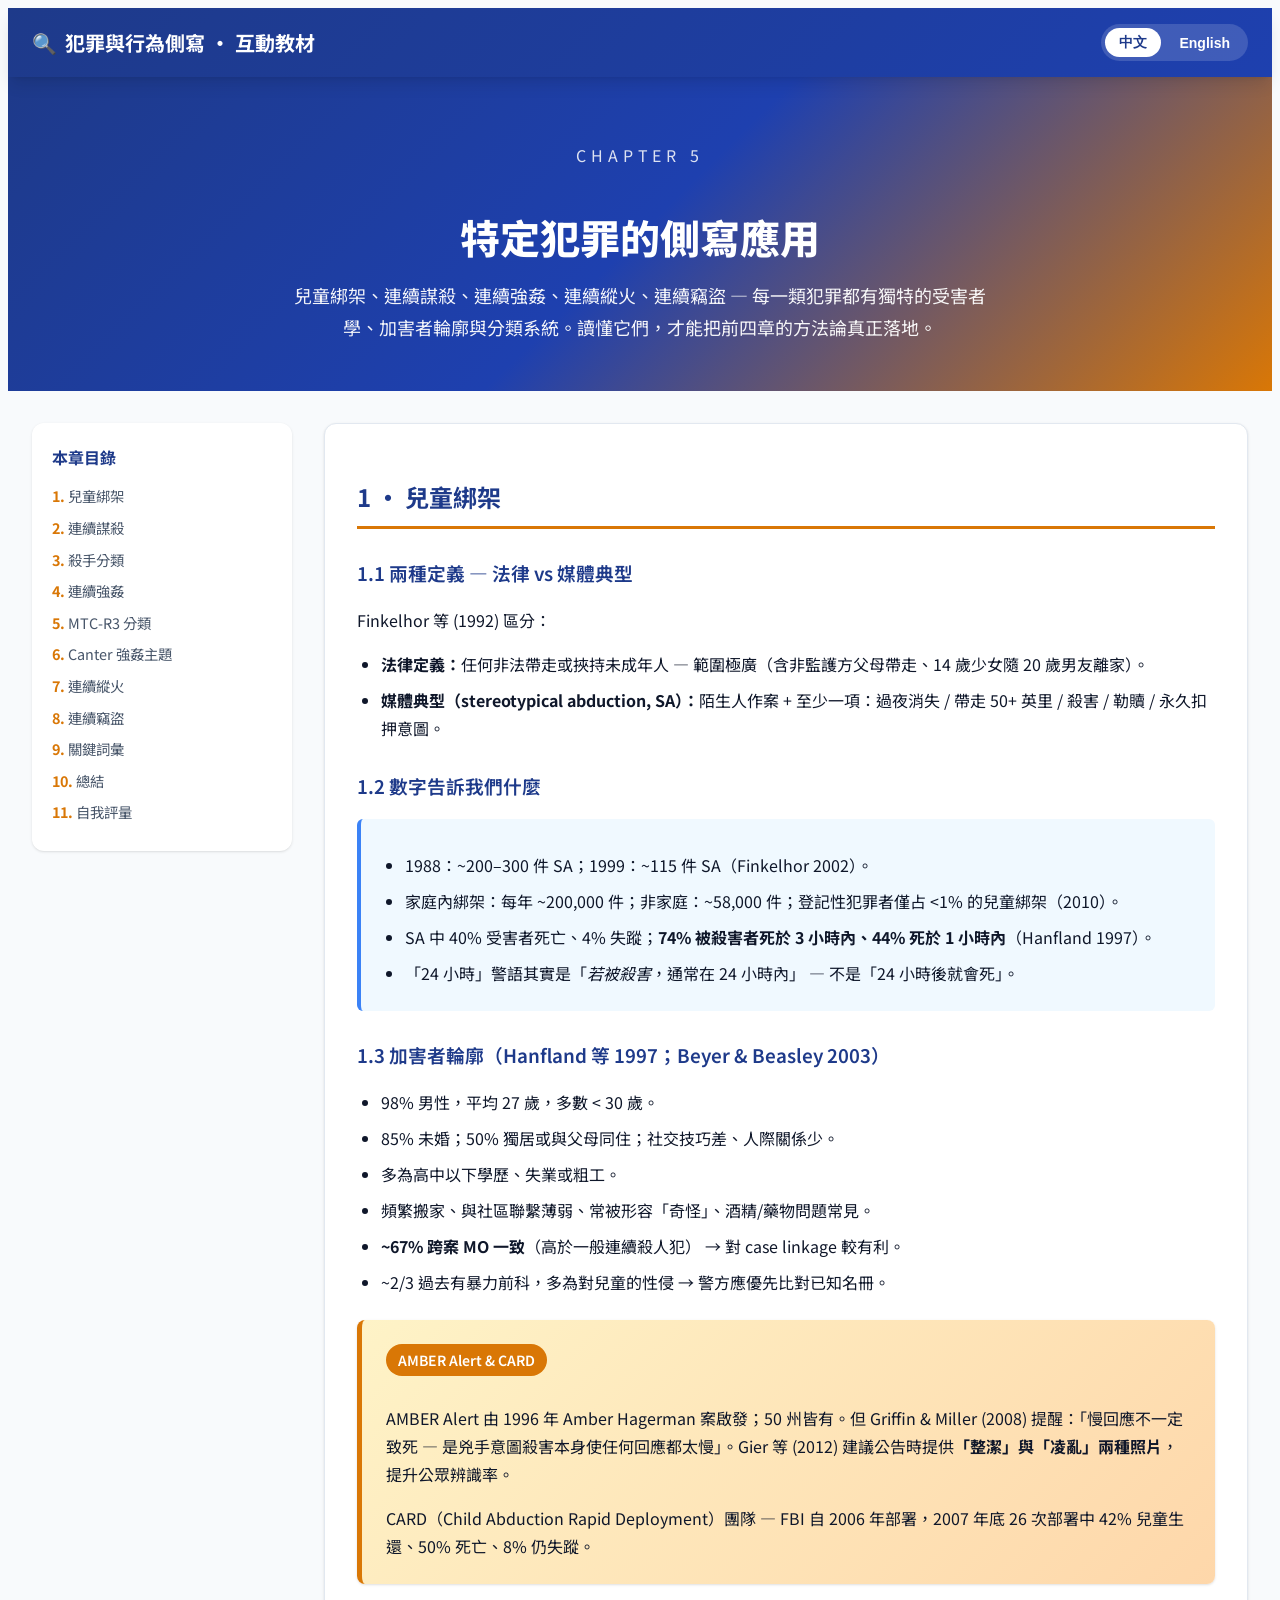
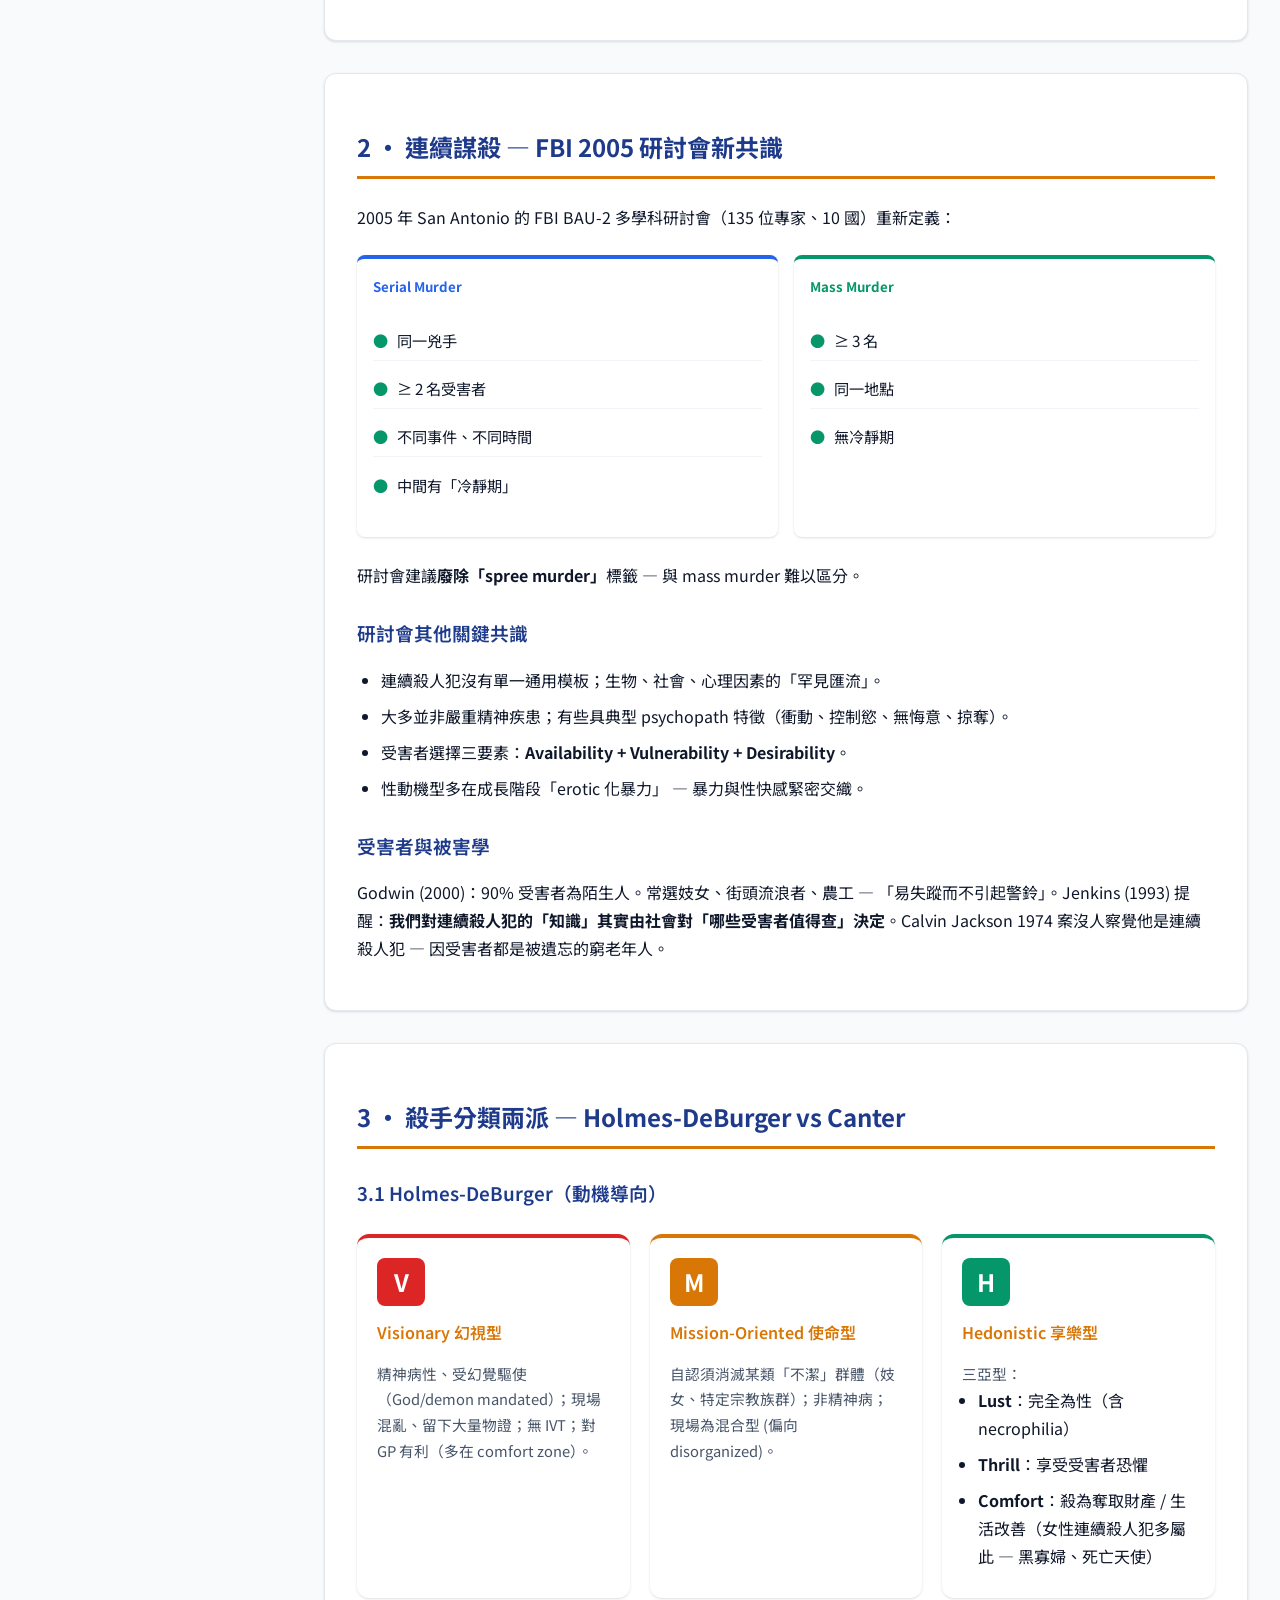
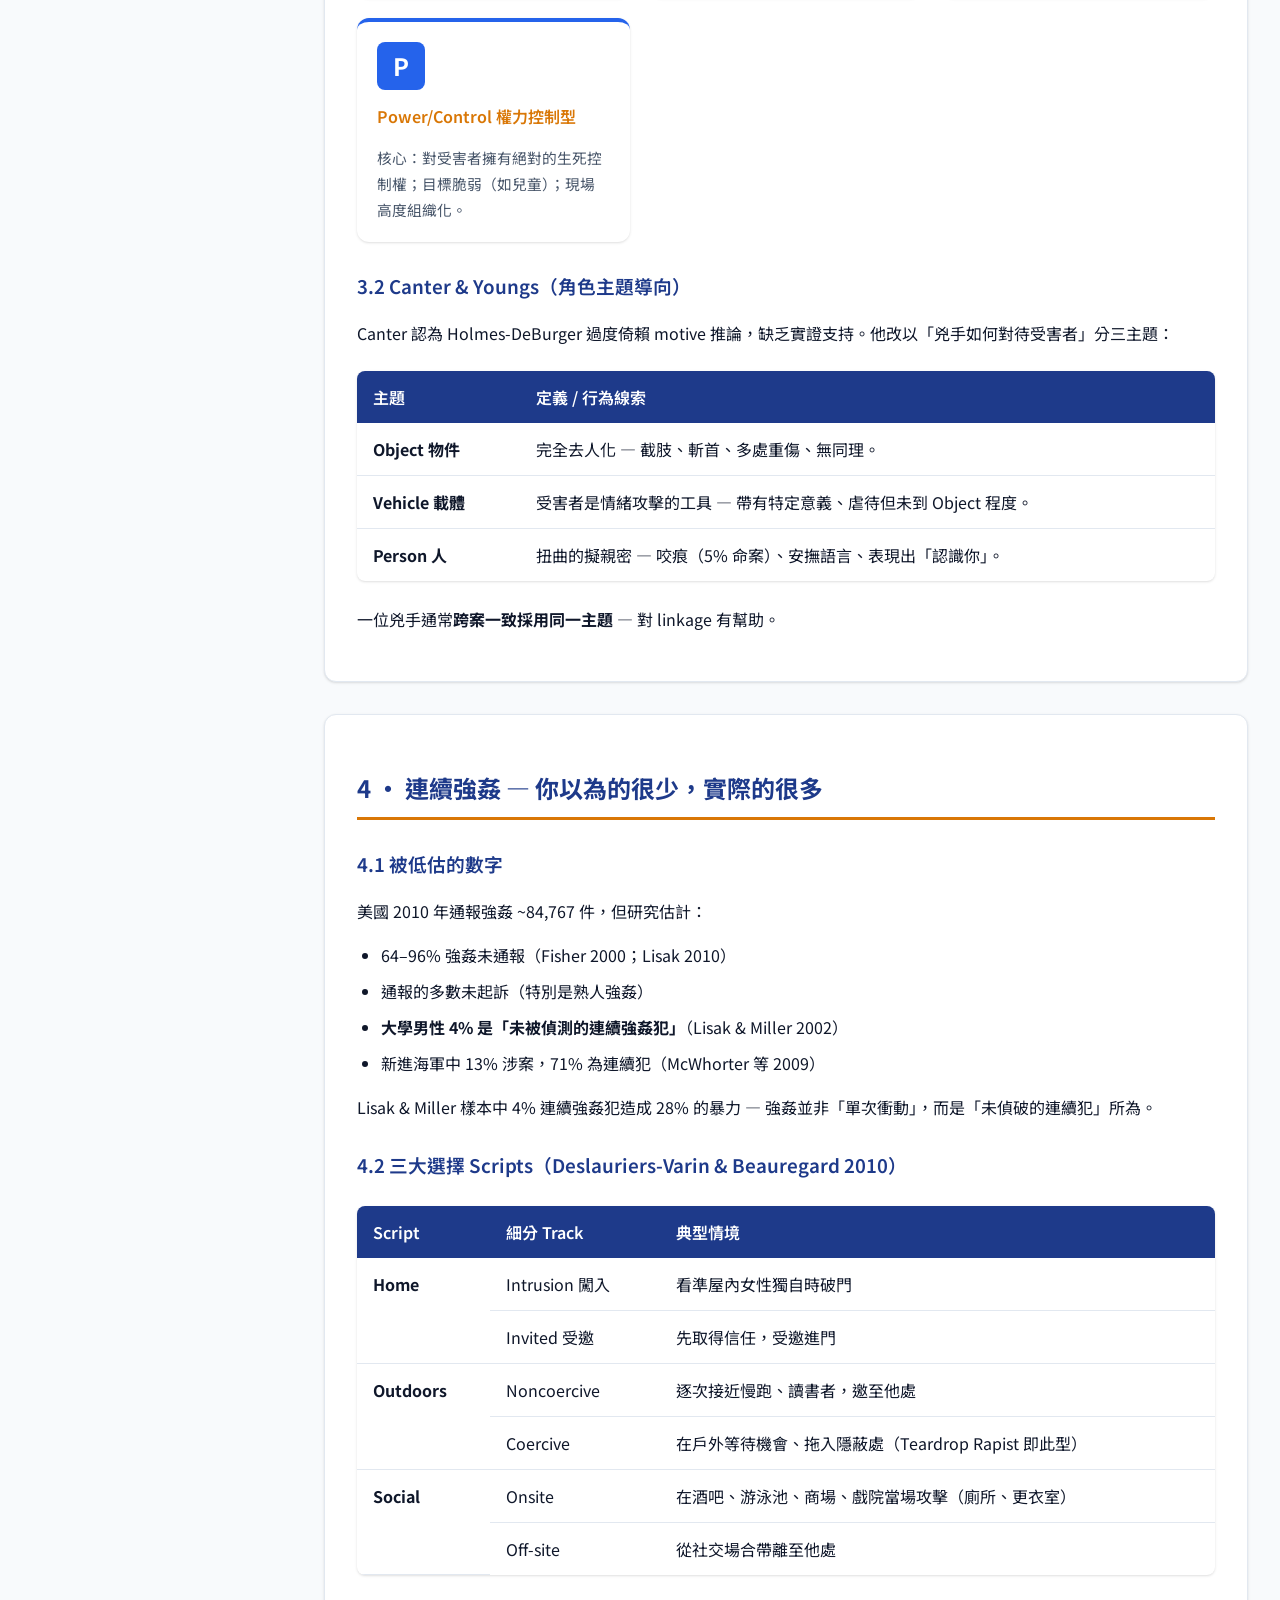
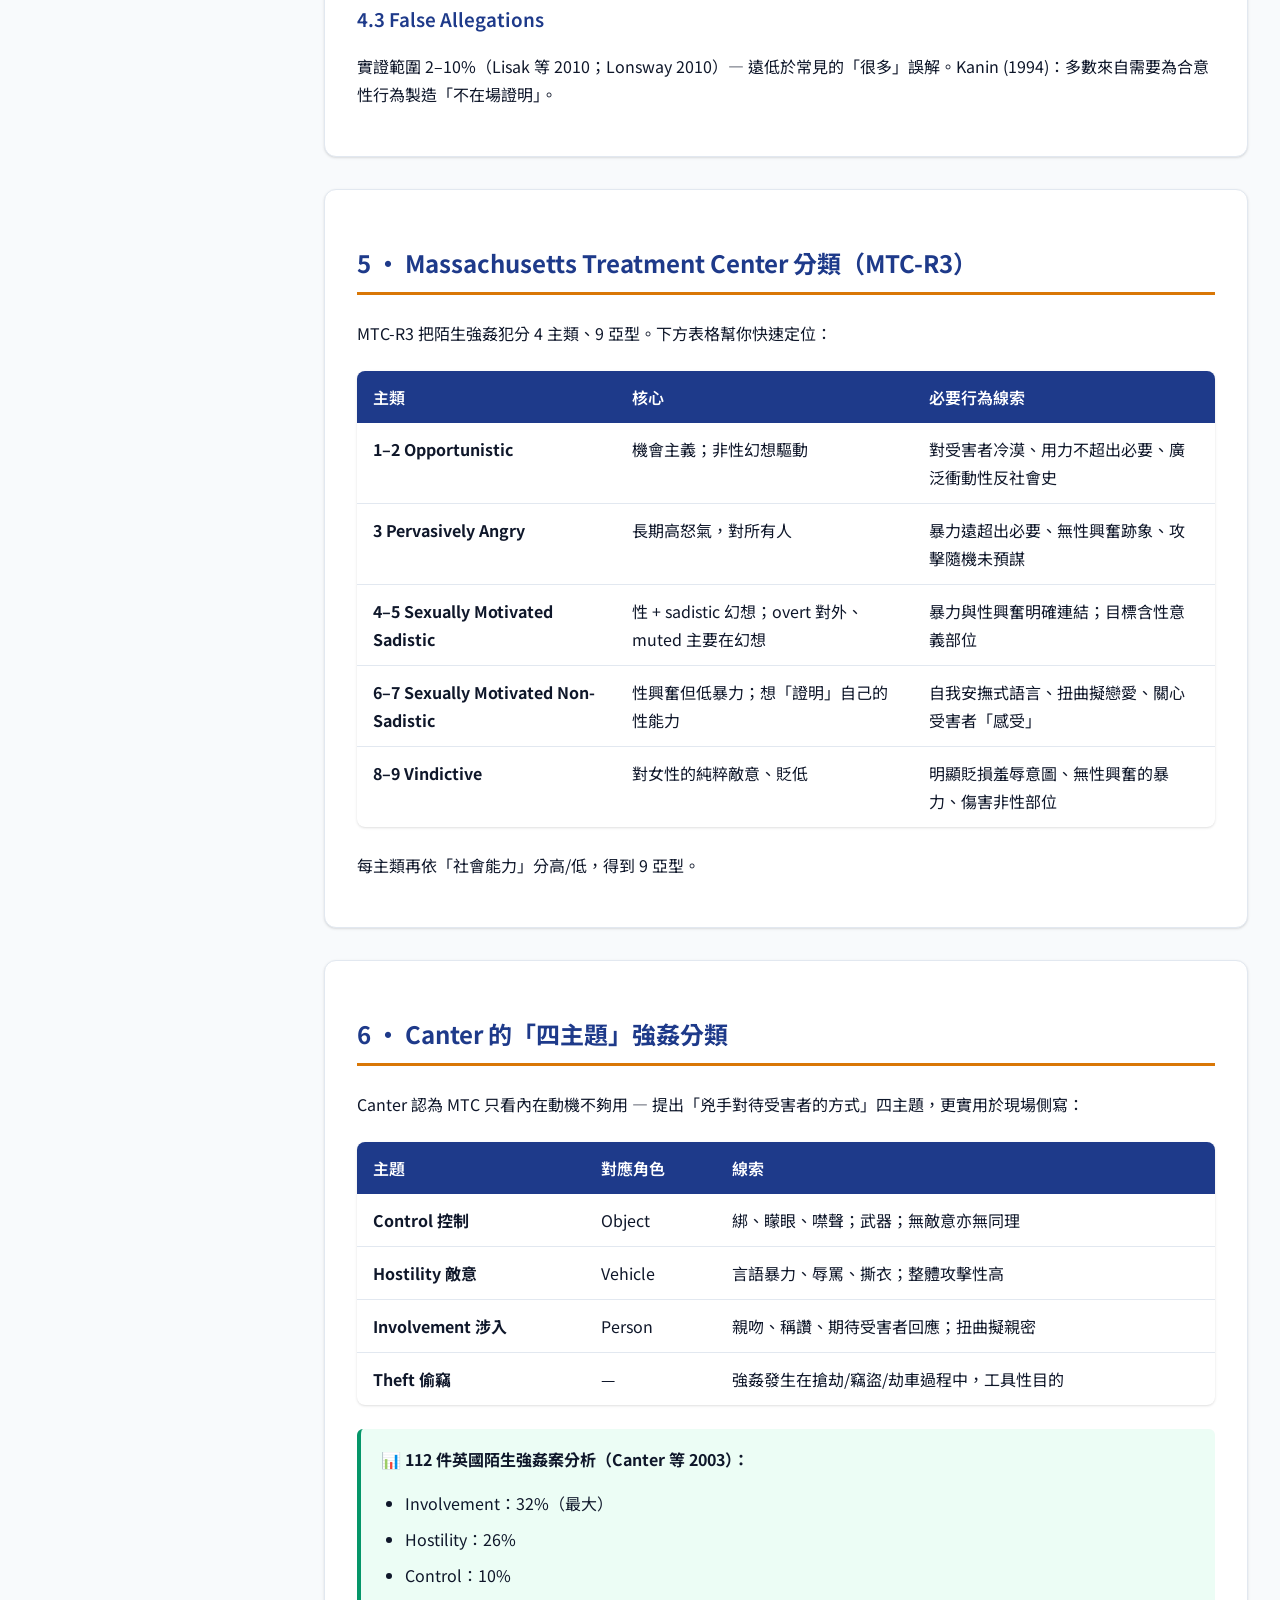
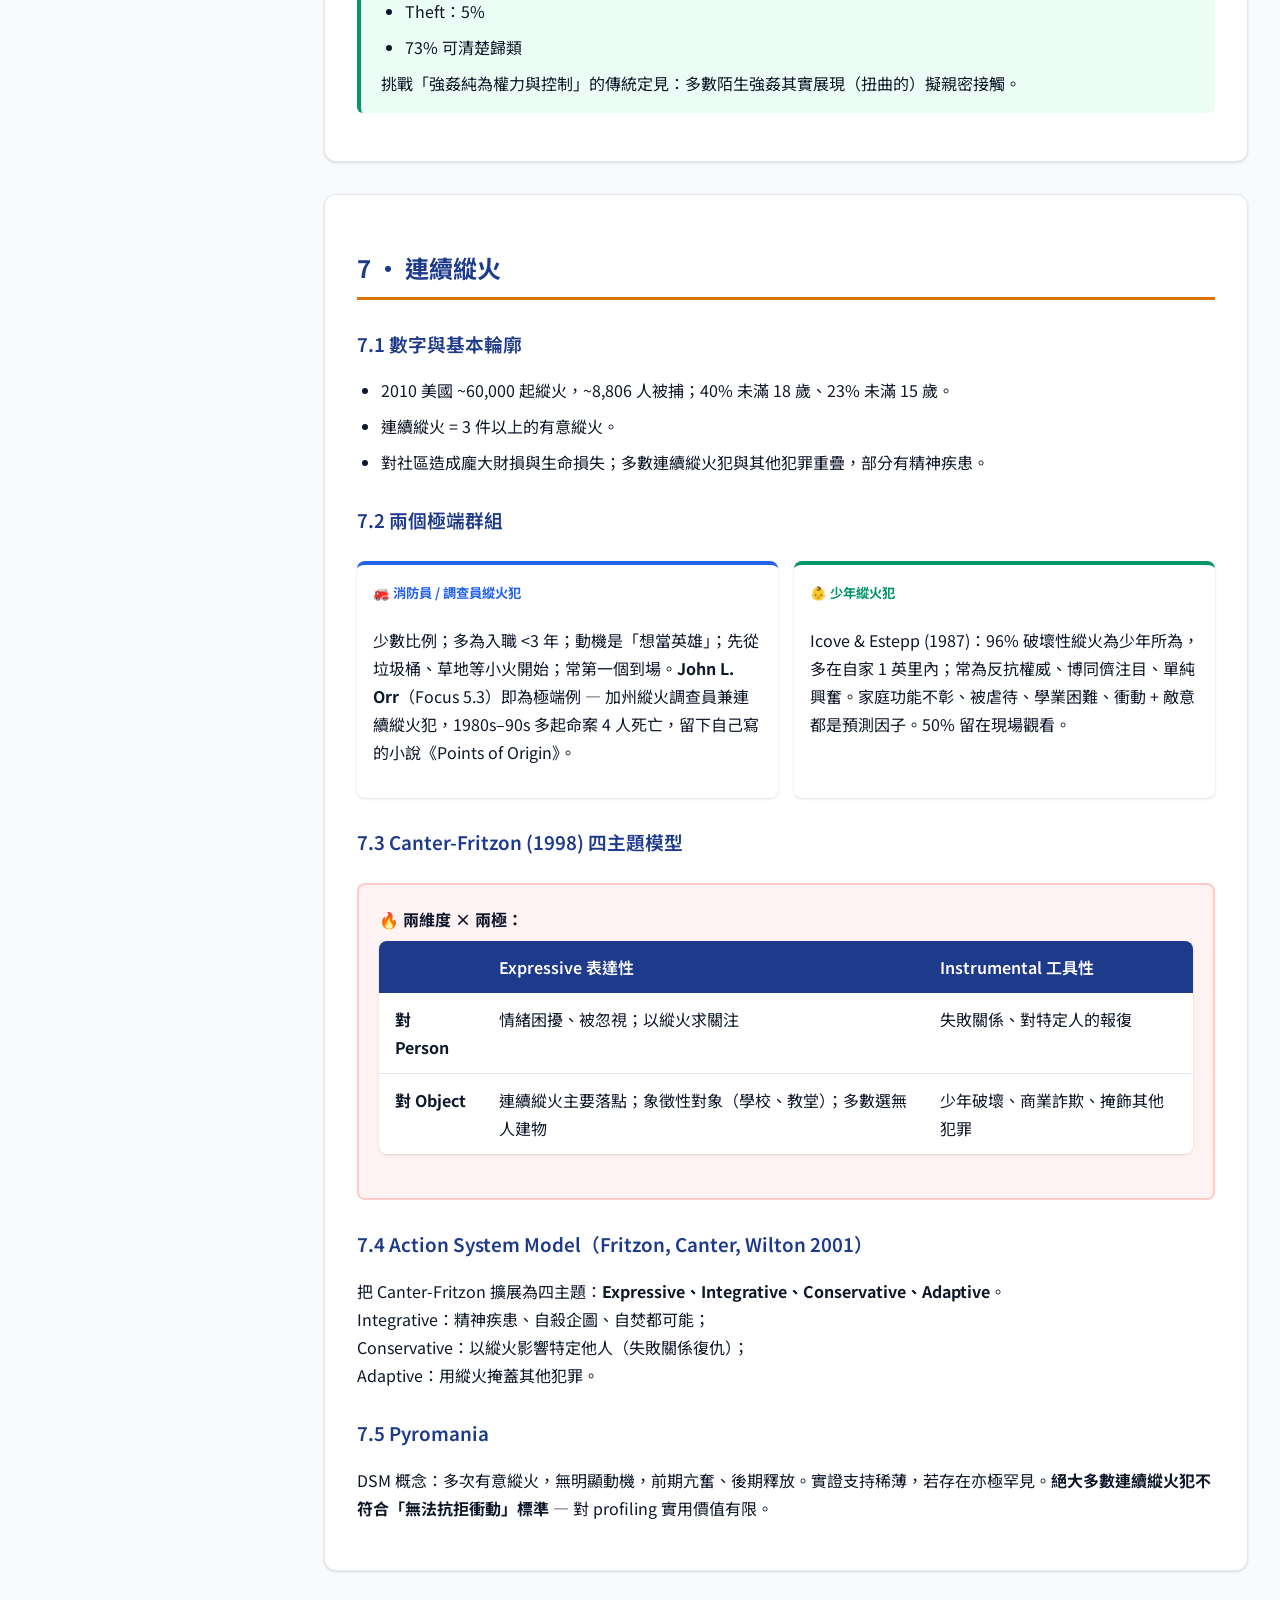
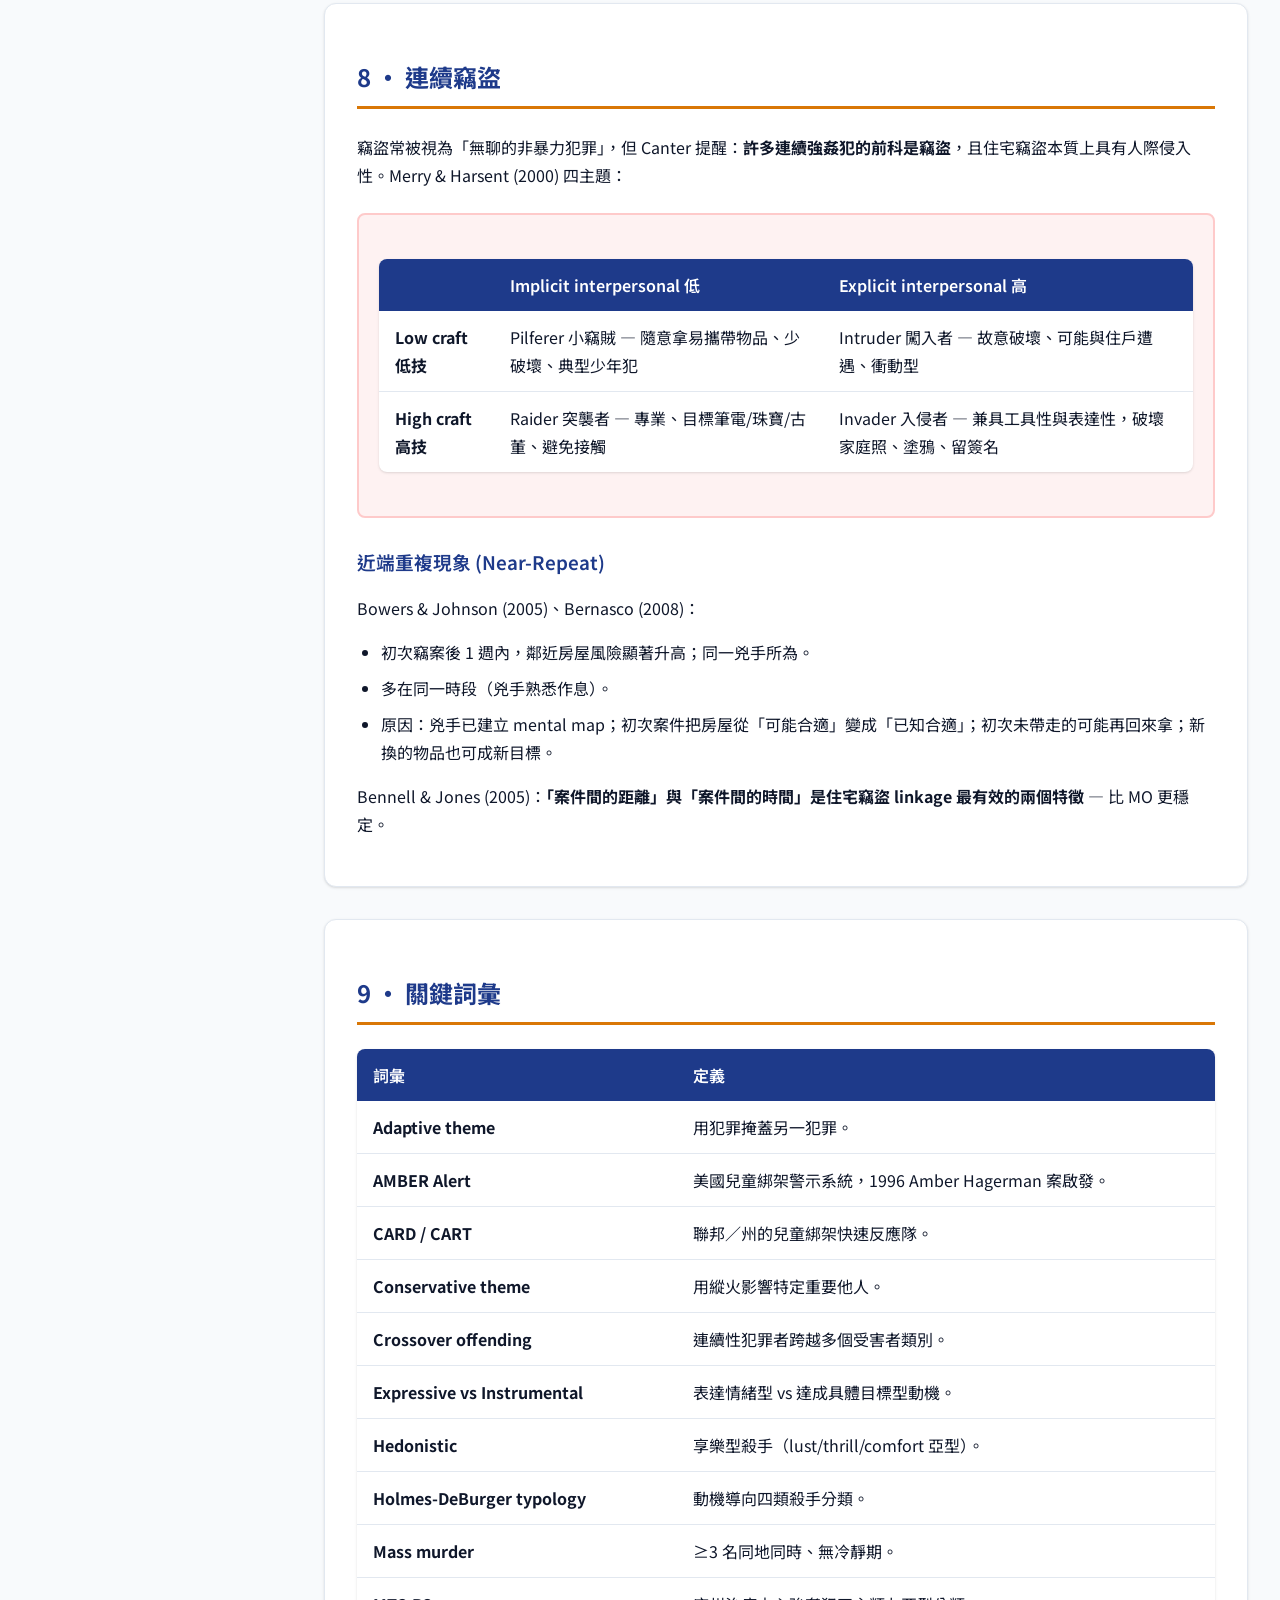
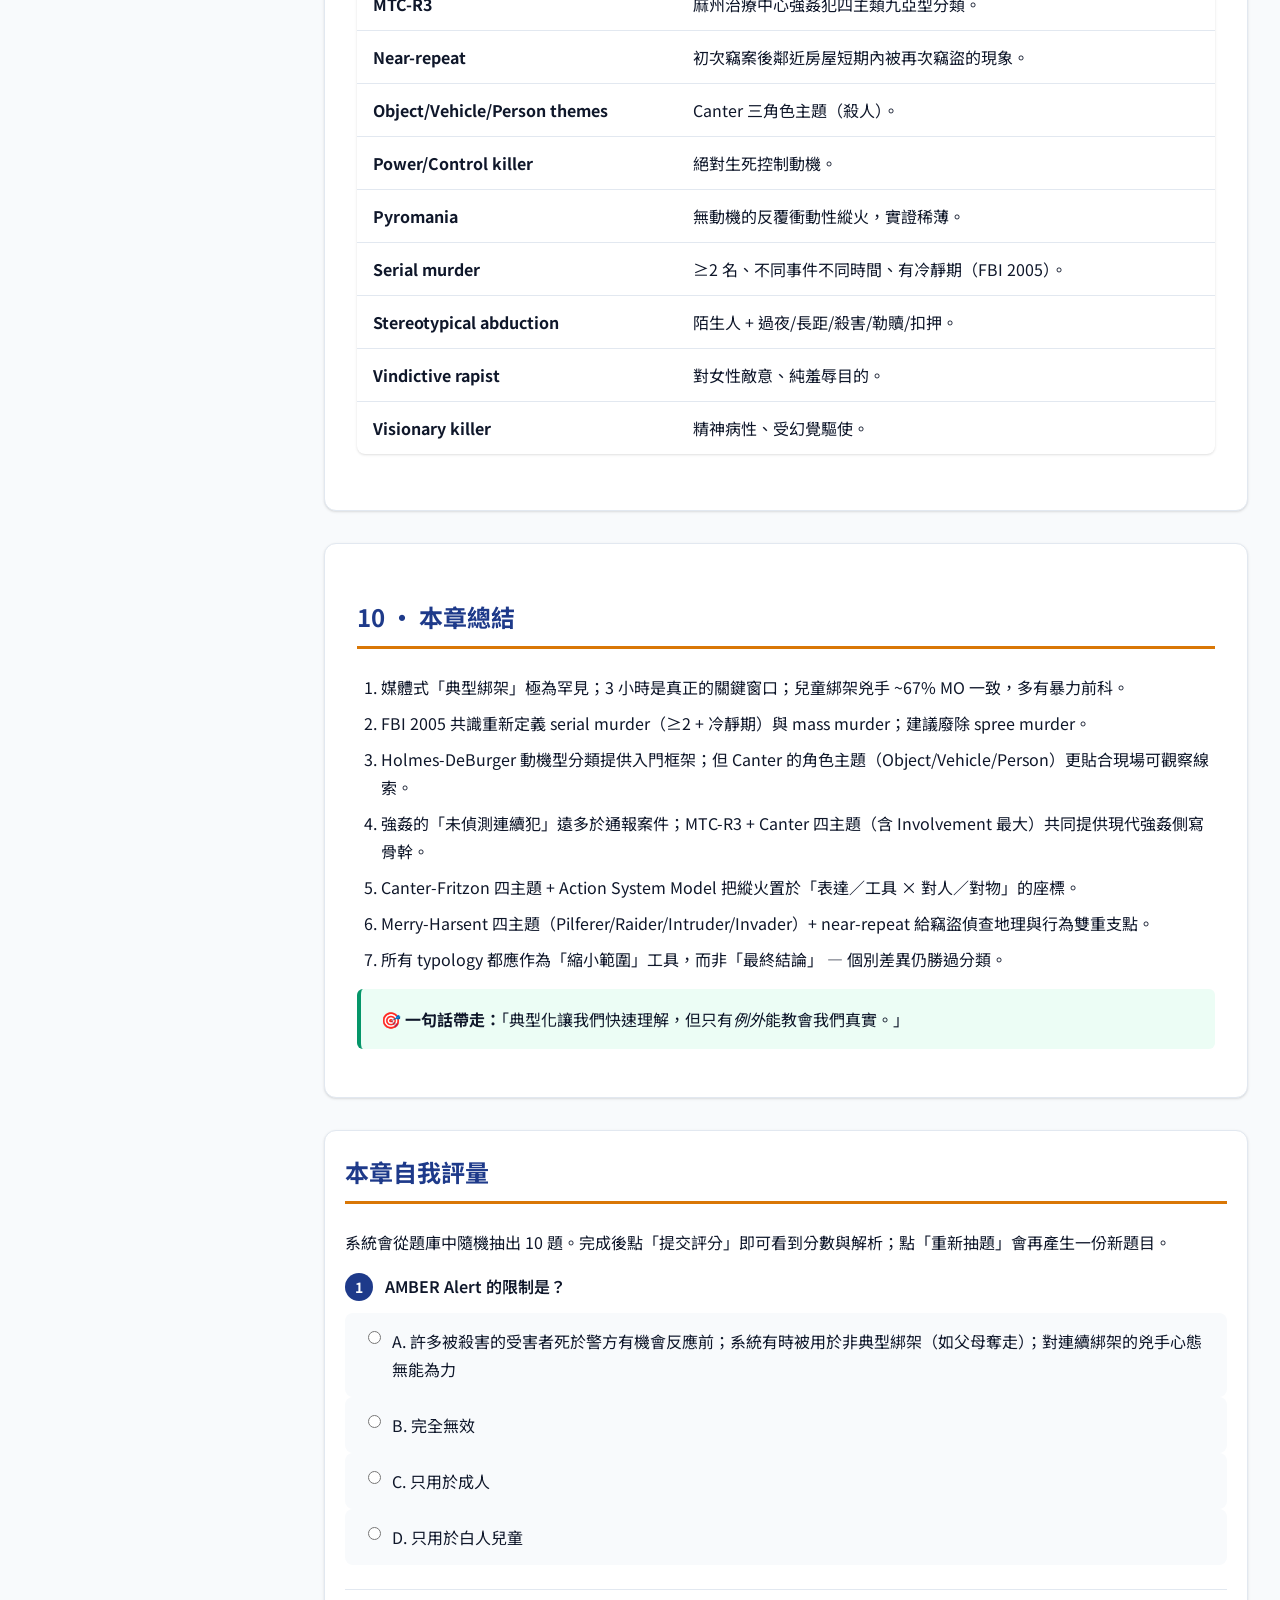
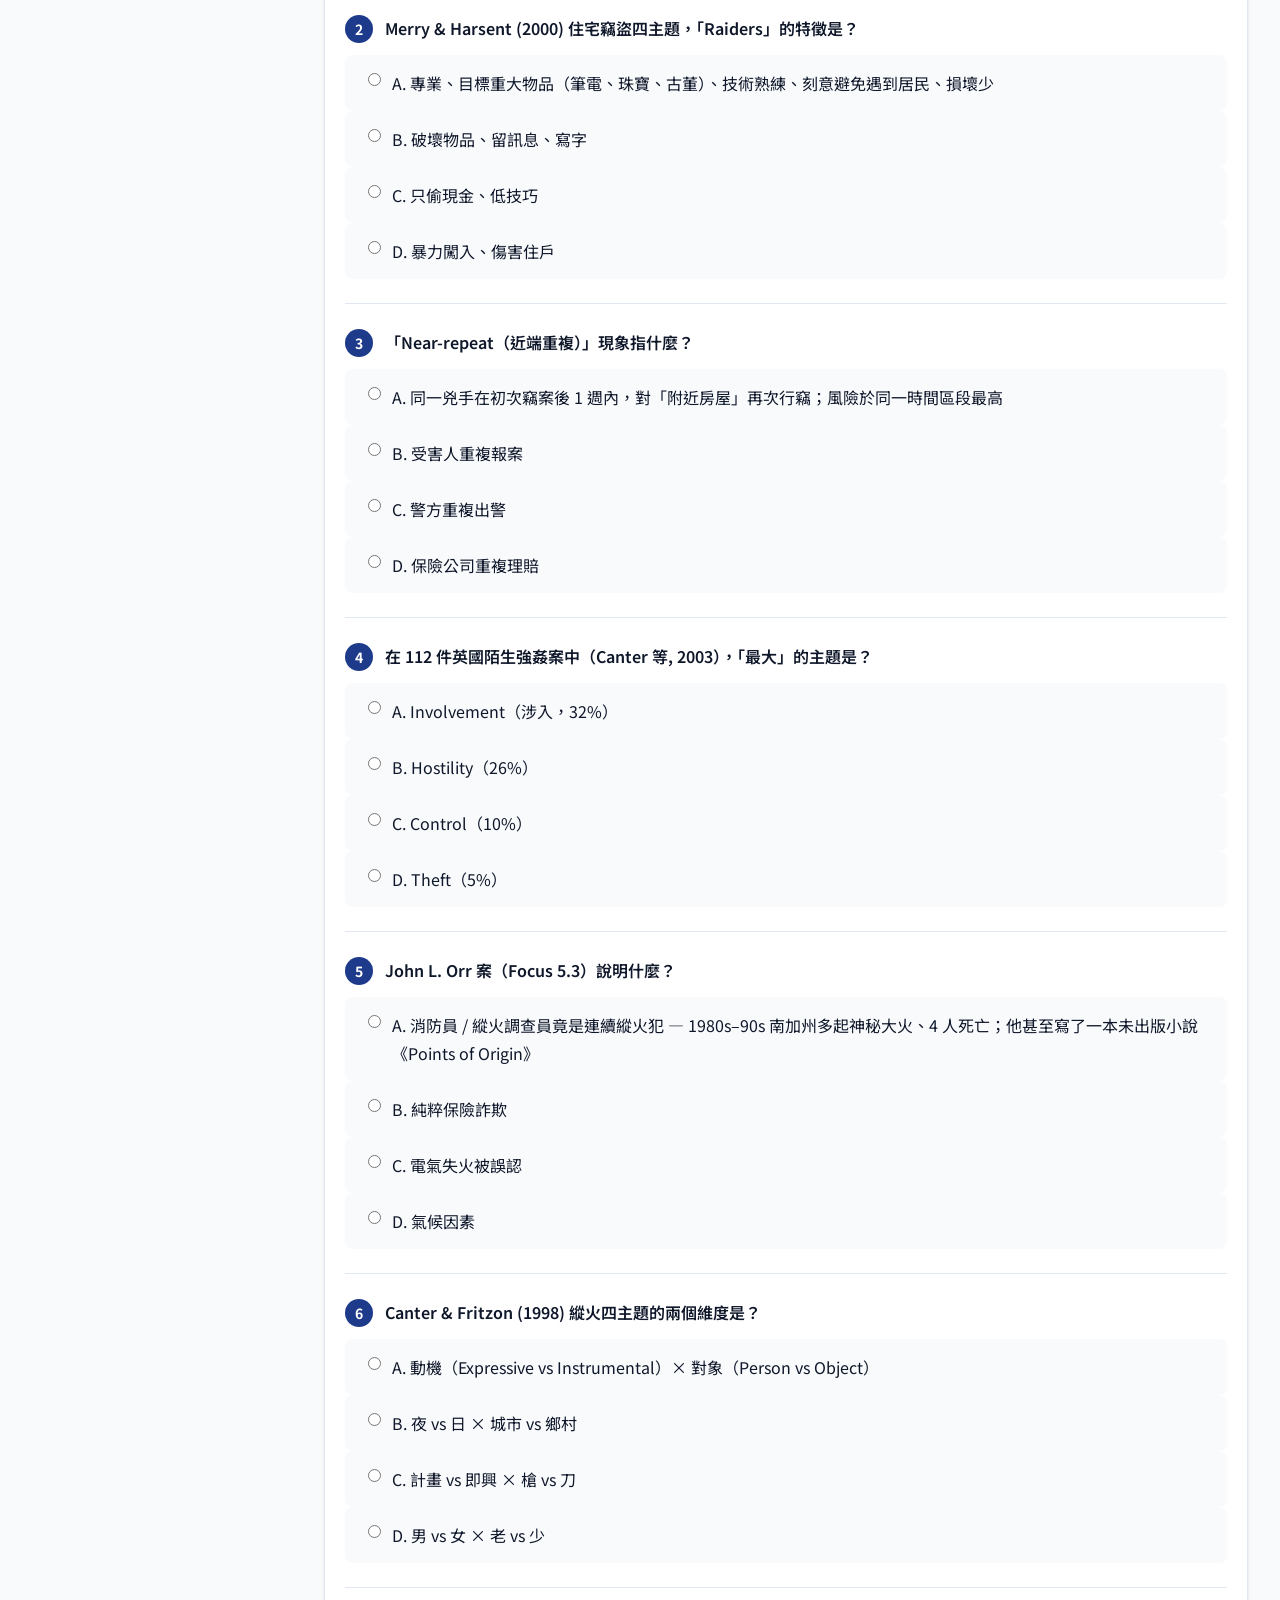
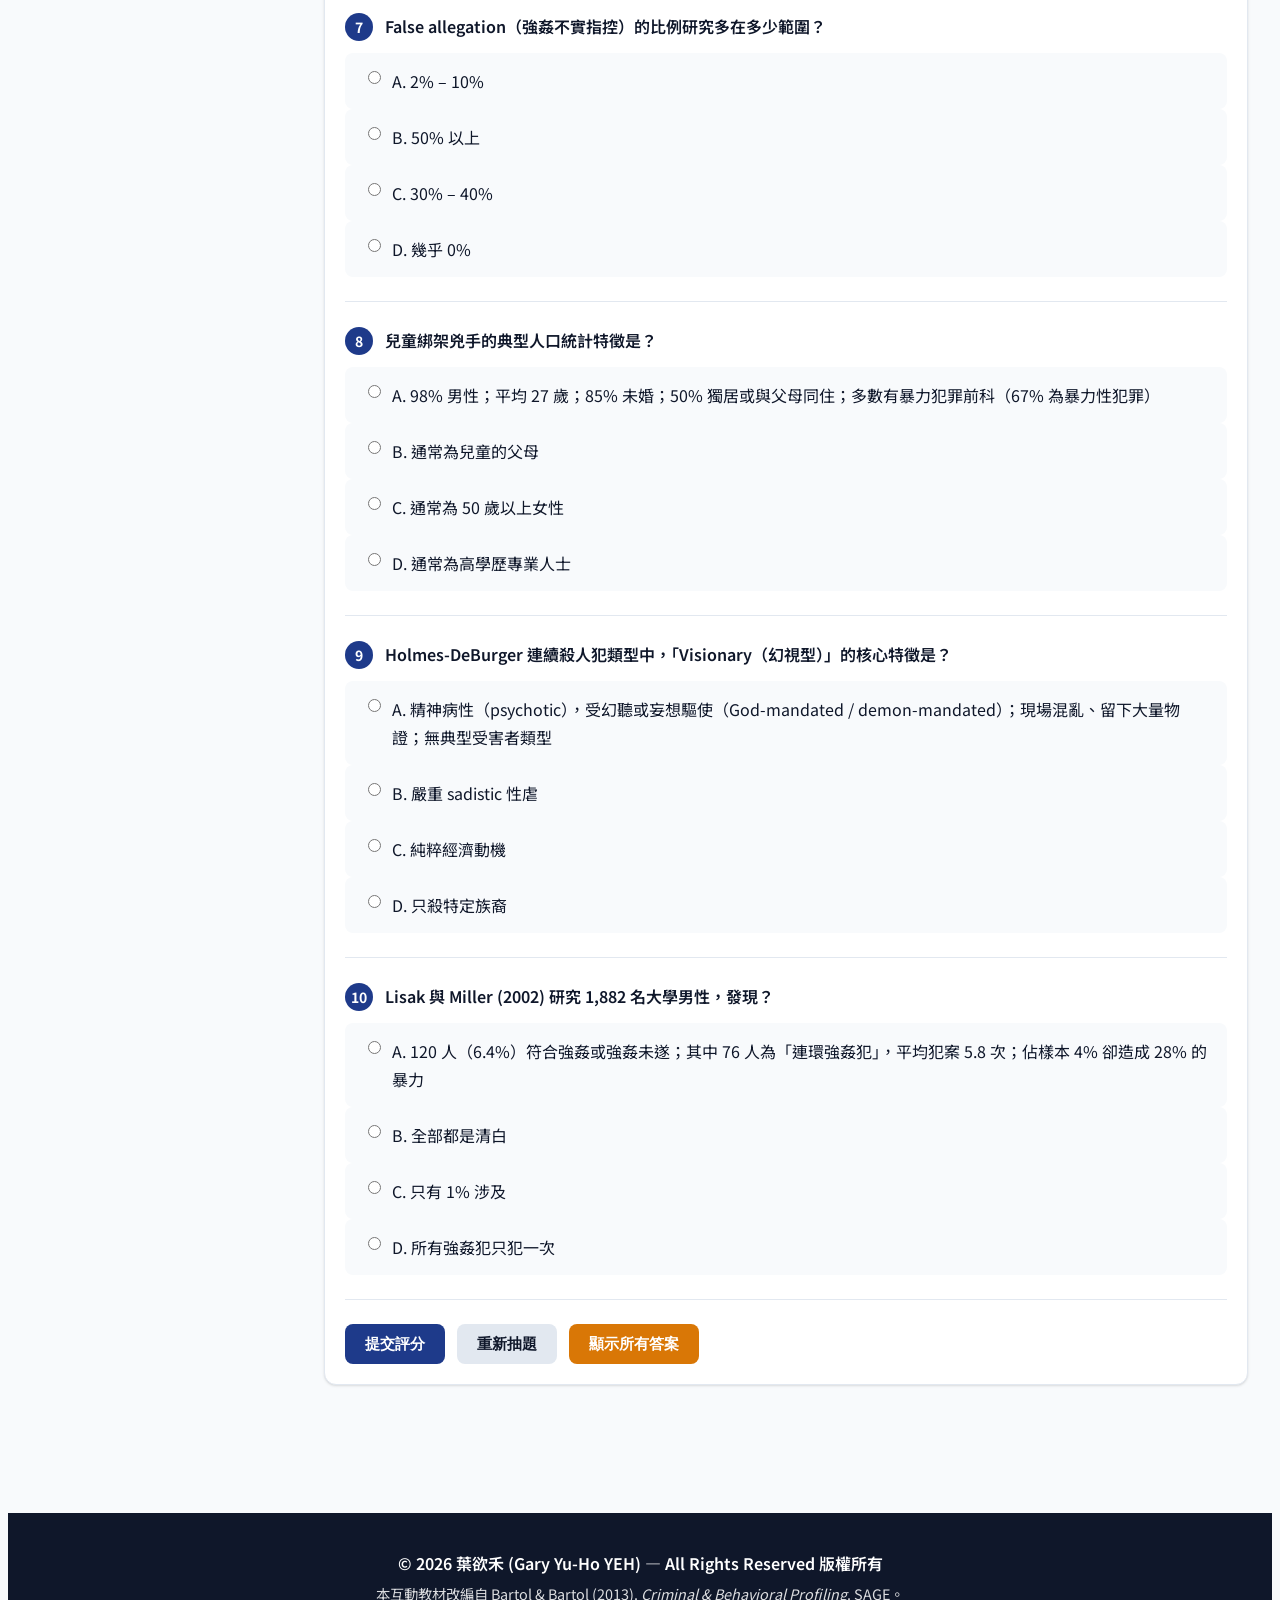
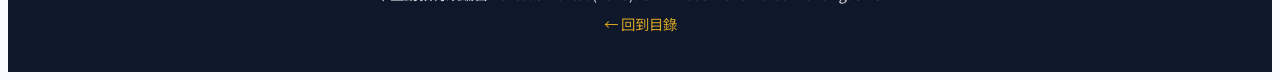
<file: chapters/chapter5.html>
<!DOCTYPE html>
<html lang="zh-Hant">
<head>
<meta charset="UTF-8">
<meta name="viewport" content="width=device-width, initial-scale=1">
<title>Chapter 5：特定犯罪的側寫應用 — Criminal & Behavioral Profiling 互動教材</title>
<link rel="preconnect" href="https://fonts.googleapis.com">
<link rel="preconnect" href="https://fonts.gstatic.com" crossorigin>
<link href="https://fonts.googleapis.com/css2?family=Noto+Sans+TC:wght@400;500;600;700;800&family=Noto+Sans:wght@400;500;600;700&display=swap" rel="stylesheet">
<link rel="stylesheet" href="../assets/css/style.css">
</head>
<body class="lang-zh">

<header class="site-header"><div class="container">
  <a href="../index.html" class="site-title"><span>🔍</span>
    <span class="lang-zh-only">犯罪與行為側寫 · 互動教材</span>
    <span class="lang-en-only">Criminal & Behavioral Profiling · Interactive</span></a>
  <div class="lang-toggle"><button data-lang="zh" class="active">中文</button><button data-lang="en">English</button></div>
</div></header>

<section class="chapter-hero"><div class="container">
  <div class="lang-zh-only">
    <p style="opacity:.85;letter-spacing:.3em;margin-bottom:.5rem">CHAPTER 5</p>
    <h1>特定犯罪的側寫應用</h1>
    <p class="subtitle">兒童綁架、連續謀殺、連續強姦、連續縱火、連續竊盜 — 每一類犯罪都有獨特的受害者學、加害者輪廓與分類系統。讀懂它們，才能把前四章的方法論真正落地。</p>
  </div>
  <div class="lang-en-only">
    <p style="opacity:.85;letter-spacing:.3em;margin-bottom:.5rem">CHAPTER 5</p>
    <h1>Profiling Applied to Specific Crimes</h1>
    <p class="subtitle">Child abduction, serial murder, serial rape, serial arson, serial burglary — each crime has its own victimology, offender profile, and typology. Mastering them grounds the methodology of the previous four chapters.</p>
  </div>
</div></section>

<div class="chapter-layout">
  <aside><nav class="chapter-toc">
    <div class="lang-zh-only"><h4>本章目錄</h4></div><div class="lang-en-only"><h4>Contents</h4></div>
    <ol>
      <li><a href="#abduction"><span class="lang-zh-only">兒童綁架</span><span class="lang-en-only">Child Abduction</span></a></li>
      <li><a href="#serial-murder"><span class="lang-zh-only">連續謀殺</span><span class="lang-en-only">Serial Murder</span></a></li>
      <li><a href="#killer-typologies"><span class="lang-zh-only">殺手分類</span><span class="lang-en-only">Killer Typologies</span></a></li>
      <li><a href="#serial-rape"><span class="lang-zh-only">連續強姦</span><span class="lang-en-only">Serial Rape</span></a></li>
      <li><a href="#mtc"><span class="lang-zh-only">MTC-R3 分類</span><span class="lang-en-only">MTC-R3</span></a></li>
      <li><a href="#canter-rape"><span class="lang-zh-only">Canter 強姦主題</span><span class="lang-en-only">Canter Rape Themes</span></a></li>
      <li><a href="#arson"><span class="lang-zh-only">連續縱火</span><span class="lang-en-only">Serial Arson</span></a></li>
      <li><a href="#burglary"><span class="lang-zh-only">連續竊盜</span><span class="lang-en-only">Serial Burglary</span></a></li>
      <li><a href="#glossary"><span class="lang-zh-only">關鍵詞彙</span><span class="lang-en-only">Glossary</span></a></li>
      <li><a href="#summary"><span class="lang-zh-only">總結</span><span class="lang-en-only">Summary</span></a></li>
      <li><a href="#quiz"><span class="lang-zh-only">自我評量</span><span class="lang-en-only">Quiz</span></a></li>
    </ol>
  </nav></aside>

  <main>

    <section id="abduction" class="section-card">
      <div class="lang-zh-only">
        <h2>1 · 兒童綁架</h2>

        <h3>1.1 兩種定義 — 法律 vs 媒體典型</h3>
        <p>Finkelhor 等 (1992) 區分：</p>
        <ul>
          <li><strong>法律定義：</strong>任何非法帶走或挾持未成年人 — 範圍極廣（含非監護方父母帶走、14 歲少女隨 20 歲男友離家）。</li>
          <li><strong>媒體典型（stereotypical abduction, SA）：</strong>陌生人作案 + 至少一項：過夜消失 / 帶走 50+ 英里 / 殺害 / 勒贖 / 永久扣押意圖。</li>
        </ul>

        <h3>1.2 數字告訴我們什麼</h3>
        <div class="callout">
          <ul style="margin-bottom:0">
            <li>1988：~200–300 件 SA；1999：~115 件 SA（Finkelhor 2002）。</li>
            <li>家庭內綁架：每年 ~200,000 件；非家庭：~58,000 件；登記性犯罪者僅占 &lt;1% 的兒童綁架（2010）。</li>
            <li>SA 中 40% 受害者死亡、4% 失蹤；<strong>74% 被殺害者死於 3 小時內、44% 死於 1 小時內</strong>（Hanfland 1997）。</li>
            <li>「24 小時」警語其實是「<em>若被殺害</em>，通常在 24 小時內」 — 不是「24 小時後就會死」。</li>
          </ul>
        </div>

        <h3>1.3 加害者輪廓（Hanfland 等 1997；Beyer & Beasley 2003）</h3>
        <ul>
          <li>98% 男性，平均 27 歲，多數 &lt; 30 歲。</li>
          <li>85% 未婚；50% 獨居或與父母同住；社交技巧差、人際關係少。</li>
          <li>多為高中以下學歷、失業或粗工。</li>
          <li>頻繁搬家、與社區聯繫薄弱、常被形容「奇怪」、酒精/藥物問題常見。</li>
          <li><strong>~67% 跨案 MO 一致</strong>（高於一般連續殺人犯） → 對 case linkage 較有利。</li>
          <li>~2/3 過去有暴力前科，多為對兒童的性侵 → 警方應優先比對已知名冊。</li>
        </ul>

        <div class="focus-box">
          <span class="focus-label">AMBER Alert &amp; CARD</span>
          <p>AMBER Alert 由 1996 年 Amber Hagerman 案啟發；50 州皆有。但 Griffin & Miller (2008) 提醒：「慢回應不一定致死 — 是兇手意圖殺害本身使任何回應都太慢」。Gier 等 (2012) 建議公告時提供<strong>「整潔」與「凌亂」兩種照片</strong>，提升公眾辨識率。</p>
          <p style="margin-bottom:0">CARD（Child Abduction Rapid Deployment）團隊 — FBI 自 2006 年部署，2007 年底 26 次部署中 42% 兒童生還、50% 死亡、8% 仍失蹤。</p>
        </div>
      </div>

      <div class="lang-en-only">
        <h2>1 · Child Abduction</h2>

        <h3>1.1 Two Definitions — Legal vs Stereotypical</h3>
        <p>Finkelhor et al. (1992) distinguish:</p>
        <ul>
          <li><strong>Legal:</strong> any unlawful taking or holding of a minor — broad (includes non-custodial parent, 14-year-old leaving with 20-year-old boyfriend).</li>
          <li><strong>Stereotypical abduction (SA):</strong> stranger-perpetrated AND at least one of: overnight / 50+ miles / killed / ransomed / intent to keep permanently.</li>
        </ul>

        <h3>1.2 What the Numbers Tell Us</h3>
        <div class="callout">
          <ul style="margin-bottom:0">
            <li>1988: ~200–300 SAs; 1999: ~115 SAs (Finkelhor 2002).</li>
            <li>Family abductions: ~200,000/year; nonfamily: ~58,000; registered sex offenders only &lt;1% of child abductions (2010).</li>
            <li>40% of SA victims killed; 4% still missing; <strong>74% die within 3 hours, 44% within 1 hour</strong> (Hanfland 1997).</li>
            <li>The "24-hour" caution actually means "<em>if killed</em>, usually within 24 hours" — not "will die after 24 hours."</li>
          </ul>
        </div>

        <h3>1.3 Offender Profile (Hanfland et al. 1997; Beyer &amp; Beasley 2003)</h3>
        <ul>
          <li>98% male, mean age 27, most &lt;30.</li>
          <li>85% unmarried; 50% live alone or with parents; poor social skills, few friends.</li>
          <li>Mostly less than high school; unemployed or unskilled labor.</li>
          <li>Move often; weak community ties; often described "strange"; alcohol/drug problems common.</li>
          <li><strong>~67% use the same MO across crimes</strong> (higher than typical serial killers) → favorable for linkage.</li>
          <li>~2/3 have prior violent records, often sexual offenses against children → prioritize known databases.</li>
        </ul>

        <div class="focus-box">
          <span class="focus-label">AMBER Alert &amp; CARD</span>
          <p>AMBER Alert grew from the 1996 Amber Hagerman case; all 50 states have one. Griffin &amp; Miller (2008) caution: "Slow response does not necessarily cause death — the offender's intent makes any response too slow." Gier et al. (2012) recommend posting <strong>both "clean" and "disheveled" photos</strong> to boost recognition.</p>
          <p style="margin-bottom:0">CARD (Child Abduction Rapid Deployment) — FBI since 2006; of 26 deployments by late 2007, 42% recovered alive, 50% dead, 8% still missing.</p>
        </div>
      </div>
    </section>

    <section id="serial-murder" class="section-card">
      <div class="lang-zh-only">
        <h2>2 · 連續謀殺 — FBI 2005 研討會新共識</h2>
        <p>2005 年 San Antonio 的 FBI BAU-2 多學科研討會（135 位專家、10 國）重新定義：</p>
        <div class="profile-compare">
          <div class="profile-col predicted"><h5>Serial Murder</h5>
            <ul>
              <li><span class="match-yes">●</span> 同一兇手</li>
              <li><span class="match-yes">●</span> ≥ 2 名受害者</li>
              <li><span class="match-yes">●</span> 不同事件、不同時間</li>
              <li><span class="match-yes">●</span> 中間有「冷靜期」</li>
            </ul>
          </div>
          <div class="profile-col actual"><h5>Mass Murder</h5>
            <ul>
              <li><span class="match-yes">●</span> ≥ 3 名</li>
              <li><span class="match-yes">●</span> 同一地點</li>
              <li><span class="match-yes">●</span> 無冷靜期</li>
            </ul>
          </div>
        </div>
        <p>研討會建議<strong>廢除「spree murder」</strong>標籤 — 與 mass murder 難以區分。</p>

        <h3>研討會其他關鍵共識</h3>
        <ul>
          <li>連續殺人犯沒有單一通用模板；生物、社會、心理因素的「罕見匯流」。</li>
          <li>大多並非嚴重精神疾患；有些具典型 psychopath 特徵（衝動、控制慾、無悔意、掠奪）。</li>
          <li>受害者選擇三要素：<strong>Availability + Vulnerability + Desirability</strong>。</li>
          <li>性動機型多在成長階段「erotic 化暴力」 — 暴力與性快感緊密交織。</li>
        </ul>

        <h3>受害者與被害學</h3>
        <p>Godwin (2000)：90% 受害者為陌生人。常選妓女、街頭流浪者、農工 — 「易失蹤而不引起警鈴」。Jenkins (1993) 提醒：<strong>我們對連續殺人犯的「知識」其實由社會對「哪些受害者值得查」決定</strong>。Calvin Jackson 1974 案沒人察覺他是連續殺人犯 — 因受害者都是被遺忘的窮老年人。</p>
      </div>

      <div class="lang-en-only">
        <h2>2 · Serial Murder — FBI 2005 Consensus</h2>
        <p>The 2005 San Antonio multidisciplinary FBI BAU-2 symposium (135 experts, 10 countries) redefined:</p>
        <div class="profile-compare">
          <div class="profile-col predicted"><h5>Serial Murder</h5>
            <ul>
              <li><span class="match-yes">●</span> Same offender</li>
              <li><span class="match-yes">●</span> ≥ 2 victims</li>
              <li><span class="match-yes">●</span> Separate events, different times</li>
              <li><span class="match-yes">●</span> "Cooling-off period" between</li>
            </ul>
          </div>
          <div class="profile-col actual"><h5>Mass Murder</h5>
            <ul>
              <li><span class="match-yes">●</span> ≥ 3 victims</li>
              <li><span class="match-yes">●</span> One location</li>
              <li><span class="match-yes">●</span> No cooling-off</li>
            </ul>
          </div>
        </div>
        <p>The symposium recommended <strong>dropping "spree murder"</strong> as a label — indistinguishable from mass.</p>

        <h3>Other Key Consensus</h3>
        <ul>
          <li>No single template — biological, social, psychological factors in a "rare confluence."</li>
          <li>Most do not have major mental disorders; some have classic psychopath traits (impulsivity, control, no remorse, predation).</li>
          <li>Victim selection triad: <strong>Availability + Vulnerability + Desirability</strong>.</li>
          <li>Sexually motivated killers often "eroticized violence" during development.</li>
        </ul>

        <h3>Victims &amp; Victimology</h3>
        <p>Godwin (2000): 90% of victims are strangers. Common targets: prostitutes, runaways, farm workers — "can disappear without alarm." Jenkins (1993) reminds us: <strong>what we "know" about serial killers is filtered by which victims police take seriously</strong>. Calvin Jackson (1974) was undetected — his victims were forgotten poor elders.</p>
      </div>
    </section>

    <section id="killer-typologies" class="section-card">
      <div class="lang-zh-only">
        <h2>3 · 殺手分類兩派 — Holmes-DeBurger vs Canter</h2>

        <h3>3.1 Holmes-DeBurger（動機導向）</h3>
        <div class="area-grid">
          <article class="area-card area-1"><div class="area-icon">V</div>
            <div class="lang-zh-only"><h4>Visionary 幻視型</h4><p>精神病性、受幻覺驅使（God/demon mandated）；現場混亂、留下大量物證；無 IVT；對 GP 有利（多在 comfort zone）。</p></div>
          </article>
          <article class="area-card area-2"><div class="area-icon">M</div>
            <div class="lang-zh-only"><h4>Mission-Oriented 使命型</h4><p>自認須消滅某類「不潔」群體（妓女、特定宗教族群）；非精神病；現場為混合型 (偏向 disorganized)。</p></div>
          </article>
          <article class="area-card area-3"><div class="area-icon">H</div>
            <div class="lang-zh-only"><h4>Hedonistic 享樂型</h4>
              <p>三亞型：</p>
              <ul style="margin:0;padding-left:1rem">
                <li><strong>Lust</strong>：完全為性（含 necrophilia）</li>
                <li><strong>Thrill</strong>：享受受害者恐懼</li>
                <li><strong>Comfort</strong>：殺為奪取財產 / 生活改善（女性連續殺人犯多屬此 — 黑寡婦、死亡天使）</li>
              </ul>
            </div>
          </article>
          <article class="area-card area-4"><div class="area-icon">P</div>
            <div class="lang-zh-only"><h4>Power/Control 權力控制型</h4><p>核心：對受害者擁有絕對的生死控制權；目標脆弱（如兒童）；現場高度組織化。</p></div>
          </article>
        </div>

        <h3>3.2 Canter & Youngs（角色主題導向）</h3>
        <p>Canter 認為 Holmes-DeBurger 過度倚賴 motive 推論，缺乏實證支持。他改以「兇手如何對待受害者」分三主題：</p>
        <table class="compare-table">
          <thead><tr><th>主題</th><th>定義 / 行為線索</th></tr></thead>
          <tbody>
            <tr><td><strong>Object 物件</strong></td><td>完全去人化 — 截肢、斬首、多處重傷、無同理。</td></tr>
            <tr><td><strong>Vehicle 載體</strong></td><td>受害者是情緒攻擊的工具 — 帶有特定意義、虐待但未到 Object 程度。</td></tr>
            <tr><td><strong>Person 人</strong></td><td>扭曲的擬親密 — 咬痕（5% 命案）、安撫語言、表現出「認識你」。</td></tr>
          </tbody>
        </table>
        <p>一位兇手通常<strong>跨案一致採用同一主題</strong> — 對 linkage 有幫助。</p>
      </div>

      <div class="lang-en-only">
        <h2>3 · Two Schools of Killer Typology</h2>

        <h3>3.1 Holmes-DeBurger (Motive-Centered)</h3>
        <div class="area-grid">
          <article class="area-card area-1"><div class="area-icon">V</div>
            <div class="lang-en-only"><h4>Visionary</h4><p>Psychotic, driven by hallucinations (God/demon mandated); chaotic scene with abundant evidence; no IVT; favorable for GP (within comfort zone).</p></div>
          </article>
          <article class="area-card area-2"><div class="area-icon">M</div>
            <div class="lang-en-only"><h4>Mission-Oriented</h4><p>Self-imposed duty to eliminate an "unworthy" group (prostitutes, certain religions); not psychotic; mixed (toward disorganized) scenes.</p></div>
          </article>
          <article class="area-card area-3"><div class="area-icon">H</div>
            <div class="lang-en-only"><h4>Hedonistic</h4>
              <p>Three subtypes:</p>
              <ul style="margin:0;padding-left:1rem">
                <li><strong>Lust</strong>: purely sexual (necrophilia)</li>
                <li><strong>Thrill</strong>: relishes the victim's terror</li>
                <li><strong>Comfort</strong>: kills for material gain (most female serial killers — black widows, angels of death)</li>
              </ul>
            </div>
          </article>
          <article class="area-card area-4"><div class="area-icon">P</div>
            <div class="lang-en-only"><h4>Power/Control</h4><p>Absolute life-or-death control over the victim; targets the vulnerable (children); highly organized scenes.</p></div>
          </article>
        </div>

        <h3>3.2 Canter &amp; Youngs (Role-Theme-Centered)</h3>
        <p>Canter argues Holmes-DeBurger overweights motive without evidence. Instead, classify by "how the offender treats the victim":</p>
        <table class="compare-table">
          <thead><tr><th>Theme</th><th>Definition / Cues</th></tr></thead>
          <tbody>
            <tr><td><strong>Object</strong></td><td>Full dehumanization — dismemberment, decapitation, multiple severe injuries, no empathy.</td></tr>
            <tr><td><strong>Vehicle</strong></td><td>Victim is a tool for emotional expression — meaningful, abused but not dehumanized.</td></tr>
            <tr><td><strong>Person</strong></td><td>Distorted pseudo-intimacy — bite marks (5% of homicides), reassuring language, "I know you" cues.</td></tr>
          </tbody>
        </table>
        <p>A given killer <strong>consistently uses one theme</strong> — useful for linkage.</p>
      </div>
    </section>

    <section id="serial-rape" class="section-card">
      <div class="lang-zh-only">
        <h2>4 · 連續強姦 — 你以為的很少，實際的很多</h2>

        <h3>4.1 被低估的數字</h3>
        <p>美國 2010 年通報強姦 ~84,767 件，但研究估計：</p>
        <ul>
          <li>64–96% 強姦未通報（Fisher 2000；Lisak 2010）</li>
          <li>通報的多數未起訴（特別是熟人強姦）</li>
          <li><strong>大學男性 4% 是「未被偵測的連續強姦犯」</strong>（Lisak & Miller 2002）</li>
          <li>新進海軍中 13% 涉案，71% 為連續犯（McWhorter 等 2009）</li>
        </ul>
        <p>Lisak & Miller 樣本中 4% 連續強姦犯造成 28% 的暴力 — 強姦並非「單次衝動」，而是「未偵破的連續犯」所為。</p>

        <h3>4.2 三大選擇 Scripts（Deslauriers-Varin &amp; Beauregard 2010）</h3>
        <table class="compare-table">
          <thead><tr><th>Script</th><th>細分 Track</th><th>典型情境</th></tr></thead>
          <tbody>
            <tr><td rowspan="2"><strong>Home</strong></td><td>Intrusion 闖入</td><td>看準屋內女性獨自時破門</td></tr>
            <tr><td>Invited 受邀</td><td>先取得信任，受邀進門</td></tr>
            <tr><td rowspan="2"><strong>Outdoors</strong></td><td>Noncoercive</td><td>逐次接近慢跑、讀書者，邀至他處</td></tr>
            <tr><td>Coercive</td><td>在戶外等待機會、拖入隱蔽處（Teardrop Rapist 即此型）</td></tr>
            <tr><td rowspan="2"><strong>Social</strong></td><td>Onsite</td><td>在酒吧、游泳池、商場、戲院當場攻擊（廁所、更衣室）</td></tr>
            <tr><td>Off-site</td><td>從社交場合帶離至他處</td></tr>
          </tbody>
        </table>

        <h3>4.3 False Allegations</h3>
        <p>實證範圍 2–10%（Lisak 等 2010；Lonsway 2010）— 遠低於常見的「很多」誤解。Kanin (1994)：多數來自需要為合意性行為製造「不在場證明」。</p>
      </div>

      <div class="lang-en-only">
        <h2>4 · Serial Rape — Underestimated and Underprosecuted</h2>

        <h3>4.1 The Hidden Numbers</h3>
        <p>~84,767 U.S. rapes reported in 2010, but research suggests:</p>
        <ul>
          <li>64–96% are never reported (Fisher 2000; Lisak 2010)</li>
          <li>Most reported cases are not prosecuted (especially acquaintance rape)</li>
          <li><strong>~4% of college men are undetected serial rapists</strong> (Lisak &amp; Miller 2002)</li>
          <li>New Navy enlistees: 13% offended, 71% serial (McWhorter et al. 2009)</li>
        </ul>
        <p>4% of Lisak's sample produced 28% of the violence — rape is rarely a "one-off impulse"; it's mostly by undetected serial offenders.</p>

        <h3>4.2 Three Target-Selection Scripts (Deslauriers-Varin &amp; Beauregard 2010)</h3>
        <table class="compare-table">
          <thead><tr><th>Script</th><th>Track</th><th>Typical scenario</th></tr></thead>
          <tbody>
            <tr><td rowspan="2"><strong>Home</strong></td><td>Intrusion</td><td>Breaks in when woman is alone</td></tr>
            <tr><td>Invited</td><td>Gains trust, gets invited in</td></tr>
            <tr><td rowspan="2"><strong>Outdoors</strong></td><td>Noncoercive</td><td>Gradually approaches a jogger/reader, lures to another place</td></tr>
            <tr><td>Coercive</td><td>Waits outdoors, drags into seclusion (Teardrop Rapist)</td></tr>
            <tr><td rowspan="2"><strong>Social</strong></td><td>Onsite</td><td>At bar/pool/mall/theatre — attacks in bathroom/changing room</td></tr>
            <tr><td>Off-site</td><td>Takes victim from social setting elsewhere</td></tr>
          </tbody>
        </table>

        <h3>4.3 False Allegations</h3>
        <p>Empirical range 2–10% (Lisak et al. 2010; Lonsway 2010) — far lower than the popular misperception. Kanin (1994): most arise from needing an "alibi" for a consensual encounter.</p>
      </div>
    </section>

    <section id="mtc" class="section-card">
      <div class="lang-zh-only">
        <h2>5 · Massachusetts Treatment Center 分類（MTC-R3）</h2>
        <p>MTC-R3 把陌生強姦犯分 4 主類、9 亞型。下方表格幫你快速定位：</p>
        <table class="compare-table">
          <thead><tr><th>主類</th><th>核心</th><th>必要行為線索</th></tr></thead>
          <tbody>
            <tr><td><strong>1–2 Opportunistic</strong></td><td>機會主義；非性幻想驅動</td><td>對受害者冷漠、用力不超出必要、廣泛衝動性反社會史</td></tr>
            <tr><td><strong>3 Pervasively Angry</strong></td><td>長期高怒氣，對所有人</td><td>暴力遠超出必要、無性興奮跡象、攻擊隨機未預謀</td></tr>
            <tr><td><strong>4–5 Sexually Motivated Sadistic</strong></td><td>性 + sadistic 幻想；overt 對外、muted 主要在幻想</td><td>暴力與性興奮明確連結；目標含性意義部位</td></tr>
            <tr><td><strong>6–7 Sexually Motivated Non-Sadistic</strong></td><td>性興奮但低暴力；想「證明」自己的性能力</td><td>自我安撫式語言、扭曲擬戀愛、關心受害者「感受」</td></tr>
            <tr><td><strong>8–9 Vindictive</strong></td><td>對女性的純粹敵意、貶低</td><td>明顯貶損羞辱意圖、無性興奮的暴力、傷害非性部位</td></tr>
          </tbody>
        </table>
        <p>每主類再依「社會能力」分高/低，得到 9 亞型。</p>
      </div>

      <div class="lang-en-only">
        <h2>5 · The Massachusetts Treatment Center (MTC-R3)</h2>
        <p>MTC-R3 sorts stranger rapists into 4 main types and 9 subtypes:</p>
        <table class="compare-table">
          <thead><tr><th>Main Type</th><th>Core</th><th>Required Behavioral Cues</th></tr></thead>
          <tbody>
            <tr><td><strong>1–2 Opportunistic</strong></td><td>Opportunism; not fantasy-driven</td><td>Callous indifference; no more force than needed; broad impulsive antisocial history</td></tr>
            <tr><td><strong>3 Pervasively Angry</strong></td><td>Long-term anger at everyone</td><td>Violence far exceeds need; no sexual arousal; random unplanned attacks</td></tr>
            <tr><td><strong>4–5 Sexually Motivated Sadistic</strong></td><td>Sex + sadistic fantasy; overt vs muted</td><td>Clear sex-aggression link; targets sexually significant body areas</td></tr>
            <tr><td><strong>6–7 Sexually Motivated Non-Sadistic</strong></td><td>Sexual arousal, low violence; wants to "prove" sexual competence</td><td>Self-reassuring language; distorted pseudo-courtship; "concern" for victim</td></tr>
            <tr><td><strong>8–9 Vindictive</strong></td><td>Pure hostility / degradation of women</td><td>Explicit intent to demean; nonsexual violence; harm to non-sexual areas</td></tr>
          </tbody>
        </table>
        <p>Each main type further splits by social competence.</p>
      </div>
    </section>

    <section id="canter-rape" class="section-card">
      <div class="lang-zh-only">
        <h2>6 · Canter 的「四主題」強姦分類</h2>
        <p>Canter 認為 MTC 只看內在動機不夠用 — 提出「兇手對待受害者的方式」四主題，更實用於現場側寫：</p>

        <table class="compare-table">
          <thead><tr><th>主題</th><th>對應角色</th><th>線索</th></tr></thead>
          <tbody>
            <tr><td><strong>Control 控制</strong></td><td>Object</td><td>綁、矇眼、噤聲；武器；無敵意亦無同理</td></tr>
            <tr><td><strong>Hostility 敵意</strong></td><td>Vehicle</td><td>言語暴力、辱罵、撕衣；整體攻擊性高</td></tr>
            <tr><td><strong>Involvement 涉入</strong></td><td>Person</td><td>親吻、稱讚、期待受害者回應；扭曲擬親密</td></tr>
            <tr><td><strong>Theft 偷竊</strong></td><td>—</td><td>強姦發生在搶劫/竊盜/劫車過程中，工具性目的</td></tr>
          </tbody>
        </table>

        <div class="callout callout-tip">
          <strong>📊 112 件英國陌生強姦案分析（Canter 等 2003）：</strong>
          <ul style="margin-bottom:0">
            <li>Involvement：32%（最大）</li>
            <li>Hostility：26%</li>
            <li>Control：10%</li>
            <li>Theft：5%</li>
            <li>73% 可清楚歸類</li>
          </ul>
          <p style="margin-bottom:0;margin-top:.5rem">挑戰「強姦純為權力與控制」的傳統定見：多數陌生強姦其實展現（扭曲的）擬親密接觸。</p>
        </div>
      </div>

      <div class="lang-en-only">
        <h2>6 · Canter's Four Themes of Rape</h2>
        <p>Canter argues MTC's motive-only view is too thin. He proposes four themes by how the offender treats the victim — more usable for scene profiling:</p>

        <table class="compare-table">
          <thead><tr><th>Theme</th><th>Role</th><th>Cues</th></tr></thead>
          <tbody>
            <tr><td><strong>Control</strong></td><td>Object</td><td>Bind, blindfold, gag; weapon; no hostility, no empathy</td></tr>
            <tr><td><strong>Hostility</strong></td><td>Vehicle</td><td>Verbal violence, insults, torn clothing; high aggression</td></tr>
            <tr><td><strong>Involvement</strong></td><td>Person</td><td>Kisses, compliments, expects responses; distorted pseudo-intimacy</td></tr>
            <tr><td><strong>Theft</strong></td><td>—</td><td>Rape during robbery/burglary/carjacking; instrumental</td></tr>
          </tbody>
        </table>

        <div class="callout callout-tip">
          <strong>📊 112 UK Stranger Rapes (Canter et al. 2003):</strong>
          <ul style="margin-bottom:0">
            <li>Involvement: 32% (largest)</li>
            <li>Hostility: 26%</li>
            <li>Control: 10%</li>
            <li>Theft: 5%</li>
            <li>73% classifiable with a clear dominant theme</li>
          </ul>
          <p style="margin-bottom:0;margin-top:.5rem">Challenges the "rape = power/control" framing: most stranger rapes show distorted pseudo-intimacy.</p>
        </div>
      </div>
    </section>

    <section id="arson" class="section-card">
      <div class="lang-zh-only">
        <h2>7 · 連續縱火</h2>

        <h3>7.1 數字與基本輪廓</h3>
        <ul>
          <li>2010 美國 ~60,000 起縱火，~8,806 人被捕；40% 未滿 18 歲、23% 未滿 15 歲。</li>
          <li>連續縱火 = 3 件以上的有意縱火。</li>
          <li>對社區造成龐大財損與生命損失；多數連續縱火犯與其他犯罪重疊，部分有精神疾患。</li>
        </ul>

        <h3>7.2 兩個極端群組</h3>
        <div class="profile-compare">
          <div class="profile-col predicted"><h5>🚒 消防員 / 調查員縱火犯</h5>
            <p>少數比例；多為入職 &lt;3 年；動機是「想當英雄」；先從垃圾桶、草地等小火開始；常第一個到場。<strong>John L. Orr</strong>（Focus 5.3）即為極端例 — 加州縱火調查員兼連續縱火犯，1980s–90s 多起命案 4 人死亡，留下自己寫的小說《Points of Origin》。</p>
          </div>
          <div class="profile-col actual"><h5>👶 少年縱火犯</h5>
            <p>Icove & Estepp (1987)：96% 破壞性縱火為少年所為，多在自家 1 英里內；常為反抗權威、博同儕注目、單純興奮。家庭功能不彰、被虐待、學業困難、衝動 + 敵意都是預測因子。50% 留在現場觀看。</p>
          </div>
        </div>

        <h3>7.3 Canter-Fritzon (1998) 四主題模型</h3>
        <div class="bias-diagram">
          <strong>🔥 兩維度 × 兩極：</strong>
          <table class="compare-table" style="margin-top:.5rem">
            <thead><tr><th></th><th>Expressive 表達性</th><th>Instrumental 工具性</th></tr></thead>
            <tbody>
              <tr><td><strong>對 Person</strong></td><td>情緒困擾、被忽視；以縱火求關注</td><td>失敗關係、對特定人的報復</td></tr>
              <tr><td><strong>對 Object</strong></td><td>連續縱火主要落點；象徵性對象（學校、教堂）；多數選無人建物</td><td>少年破壞、商業詐欺、掩飾其他犯罪</td></tr>
            </tbody>
          </table>
        </div>

        <h3>7.4 Action System Model（Fritzon, Canter, Wilton 2001）</h3>
        <p>把 Canter-Fritzon 擴展為四主題：<strong>Expressive、Integrative、Conservative、Adaptive</strong>。<br>
        Integrative：精神疾患、自殺企圖、自焚都可能；<br>
        Conservative：以縱火影響特定他人（失敗關係復仇）；<br>
        Adaptive：用縱火掩蓋其他犯罪。</p>

        <h3>7.5 Pyromania</h3>
        <p>DSM 概念：多次有意縱火，無明顯動機，前期亢奮、後期釋放。實證支持稀薄，若存在亦極罕見。<strong>絕大多數連續縱火犯不符合「無法抗拒衝動」標準</strong> — 對 profiling 實用價值有限。</p>
      </div>

      <div class="lang-en-only">
        <h2>7 · Serial Arson</h2>

        <h3>7.1 Numbers and Baseline</h3>
        <ul>
          <li>2010 U.S.: ~60,000 arsons; ~8,806 arrests; 40% under 18, 23% under 15.</li>
          <li>Serial arson = ≥3 intentional fires.</li>
          <li>Heavy community costs in money and lives; many serial arsonists overlap with other crime and some have mental disorders.</li>
        </ul>

        <h3>7.2 Two Extreme Groups</h3>
        <div class="profile-compare">
          <div class="profile-col predicted"><h5>🚒 Firefighter / Investigator Arsonists</h5>
            <p>Small share; usually less than 3 years on the job; motive is "wanting to look heroic"; starts with nuisance fires (trash, brush); often first on scene. <strong>John L. Orr</strong> (Focus 5.3) — an LA-area fire investigator and serial arsonist behind 1980s–90s California fires (4 dead), and even wrote a novel, "Points of Origin."</p>
          </div>
          <div class="profile-col actual"><h5>👶 Juvenile Firesetters</h5>
            <p>Icove &amp; Estepp (1987): 96% of vandalism arsons by juveniles, mostly within 1 mile of home; motives are defiance of authority, peer status, excitement. Predictors: family dysfunction, abuse, school trouble, impulsivity + hostility. 50% stay to watch.</p>
          </div>
        </div>

        <h3>7.3 Canter-Fritzon (1998) Four-Theme Model</h3>
        <div class="bias-diagram">
          <strong>🔥 Two dimensions × two poles:</strong>
          <table class="compare-table" style="margin-top:.5rem">
            <thead><tr><th></th><th>Expressive</th><th>Instrumental</th></tr></thead>
            <tbody>
              <tr><td><strong>Target = Person</strong></td><td>Emotional distress, neglect; setting fires to draw attention</td><td>Failed relationships; revenge against a specific person</td></tr>
              <tr><td><strong>Target = Object</strong></td><td>Main locus of serial arson; symbolic targets (schools, churches); mostly uninhabited buildings</td><td>Juvenile vandalism, insurance fraud, cover for other crime</td></tr>
            </tbody>
          </table>
        </div>

        <h3>7.4 Action System Model (Fritzon, Canter &amp; Wilton 2001)</h3>
        <p>Four themes: <strong>Expressive, Integrative, Conservative, Adaptive</strong>.<br>
        Integrative: mental disorder, suicide attempts, self-immolation possible;<br>
        Conservative: affecting a specific person (revenge after a failed relationship);<br>
        Adaptive: covering up other crime.</p>

        <h3>7.5 Pyromania</h3>
        <p>DSM concept: repeated intentional firesetting with no apparent motive, pre-arousal then post-relief. Empirical support is thin; if it exists, very rare. <strong>Most serial arsonists do NOT meet "irresistible impulse"</strong> — limited profiling value.</p>
      </div>
    </section>

    <section id="burglary" class="section-card">
      <div class="lang-zh-only">
        <h2>8 · 連續竊盜</h2>
        <p>竊盜常被視為「無聊的非暴力犯罪」，但 Canter 提醒：<strong>許多連續強姦犯的前科是竊盜</strong>，且住宅竊盜本質上具有人際侵入性。Merry &amp; Harsent (2000) 四主題：</p>

        <div class="bias-diagram">
          <table class="compare-table">
            <thead><tr><th></th><th>Implicit interpersonal 低</th><th>Explicit interpersonal 高</th></tr></thead>
            <tbody>
              <tr><td><strong>Low craft 低技</strong></td><td>Pilferer 小竊賊 — 隨意拿易攜帶物品、少破壞、典型少年犯</td><td>Intruder 闖入者 — 故意破壞、可能與住戶遭遇、衝動型</td></tr>
              <tr><td><strong>High craft 高技</strong></td><td>Raider 突襲者 — 專業、目標筆電/珠寶/古董、避免接觸</td><td>Invader 入侵者 — 兼具工具性與表達性，破壞家庭照、塗鴉、留簽名</td></tr>
            </tbody>
          </table>
        </div>

        <h3>近端重複現象 (Near-Repeat)</h3>
        <p>Bowers &amp; Johnson (2005)、Bernasco (2008)：</p>
        <ul>
          <li>初次竊案後 1 週內，鄰近房屋風險顯著升高；同一兇手所為。</li>
          <li>多在同一時段（兇手熟悉作息）。</li>
          <li>原因：兇手已建立 mental map；初次案件把房屋從「可能合適」變成「已知合適」；初次未帶走的可能再回來拿；新換的物品也可成新目標。</li>
        </ul>

        <p>Bennell &amp; Jones (2005)：<strong>「案件間的距離」與「案件間的時間」是住宅竊盜 linkage 最有效的兩個特徵</strong> — 比 MO 更穩定。</p>
      </div>

      <div class="lang-en-only">
        <h2>8 · Serial Burglary</h2>
        <p>Burglary is often dismissed as "boring nonviolent crime," but Canter reminds us <strong>many serial rapists have burglary priors</strong>, and residential burglary is inherently interpersonal. Merry &amp; Harsent (2000) four themes:</p>

        <div class="bias-diagram">
          <table class="compare-table">
            <thead><tr><th></th><th>Low Interpersonal (implicit)</th><th>High Interpersonal (explicit)</th></tr></thead>
            <tbody>
              <tr><td><strong>Low craft</strong></td><td>Pilferer — grabs easy items, minimal damage; typically juvenile</td><td>Intruder — deliberate damage, may meet occupants; impulsive</td></tr>
              <tr><td><strong>High craft</strong></td><td>Raider — professional, targets laptops/jewelry/antiques, avoids contact</td><td>Invader — instrumental + expressive; destroys family photos, leaves messages</td></tr>
            </tbody>
          </table>
        </div>

        <h3>The Near-Repeat Phenomenon</h3>
        <p>Bowers &amp; Johnson (2005), Bernasco (2008):</p>
        <ul>
          <li>Within ~1 week of an initial burglary, nearby homes are at significantly higher risk; usually the same offender.</li>
          <li>Often at the same time of day (offender knows schedules).</li>
          <li>Why: mental map established; initial crime turns "presumed suitable" into "known suitable"; offender may return for items previously left behind or new replacements.</li>
        </ul>

        <p>Bennell &amp; Jones (2005): <strong>distance between crimes + time between crimes are the most consistent linkage features in residential burglary</strong> — more stable than MO.</p>
      </div>
    </section>

    <section id="glossary" class="section-card">
      <div class="lang-zh-only">
        <h2>9 · 關鍵詞彙</h2>
        <table class="compare-table">
          <thead><tr><th>詞彙</th><th>定義</th></tr></thead>
          <tbody>
            <tr><td><strong>Adaptive theme</strong></td><td>用犯罪掩蓋另一犯罪。</td></tr>
            <tr><td><strong>AMBER Alert</strong></td><td>美國兒童綁架警示系統，1996 Amber Hagerman 案啟發。</td></tr>
            <tr><td><strong>CARD / CART</strong></td><td>聯邦／州的兒童綁架快速反應隊。</td></tr>
            <tr><td><strong>Conservative theme</strong></td><td>用縱火影響特定重要他人。</td></tr>
            <tr><td><strong>Crossover offending</strong></td><td>連續性犯罪者跨越多個受害者類別。</td></tr>
            <tr><td><strong>Expressive vs Instrumental</strong></td><td>表達情緒型 vs 達成具體目標型動機。</td></tr>
            <tr><td><strong>Hedonistic</strong></td><td>享樂型殺手（lust/thrill/comfort 亞型）。</td></tr>
            <tr><td><strong>Holmes-DeBurger typology</strong></td><td>動機導向四類殺手分類。</td></tr>
            <tr><td><strong>Mass murder</strong></td><td>≥3 名同地同時、無冷靜期。</td></tr>
            <tr><td><strong>MTC-R3</strong></td><td>麻州治療中心強姦犯四主類九亞型分類。</td></tr>
            <tr><td><strong>Near-repeat</strong></td><td>初次竊案後鄰近房屋短期內被再次竊盜的現象。</td></tr>
            <tr><td><strong>Object/Vehicle/Person themes</strong></td><td>Canter 三角色主題（殺人）。</td></tr>
            <tr><td><strong>Power/Control killer</strong></td><td>絕對生死控制動機。</td></tr>
            <tr><td><strong>Pyromania</strong></td><td>無動機的反覆衝動性縱火，實證稀薄。</td></tr>
            <tr><td><strong>Serial murder</strong></td><td>≥2 名、不同事件不同時間、有冷靜期（FBI 2005）。</td></tr>
            <tr><td><strong>Stereotypical abduction</strong></td><td>陌生人 + 過夜/長距/殺害/勒贖/扣押。</td></tr>
            <tr><td><strong>Vindictive rapist</strong></td><td>對女性敵意、純羞辱目的。</td></tr>
            <tr><td><strong>Visionary killer</strong></td><td>精神病性、受幻覺驅使。</td></tr>
          </tbody>
        </table>
      </div>

      <div class="lang-en-only">
        <h2>9 · Key Concepts</h2>
        <table class="compare-table">
          <thead><tr><th>Term</th><th>Definition</th></tr></thead>
          <tbody>
            <tr><td><strong>Adaptive theme</strong></td><td>Using one crime to cover another.</td></tr>
            <tr><td><strong>AMBER Alert</strong></td><td>U.S. child abduction alert system; inspired by Amber Hagerman (1996).</td></tr>
            <tr><td><strong>CARD / CART</strong></td><td>Federal / state rapid child abduction response teams.</td></tr>
            <tr><td><strong>Conservative theme</strong></td><td>Using fire to affect a specific significant other.</td></tr>
            <tr><td><strong>Crossover offending</strong></td><td>Serial sex offender crosses victim categories.</td></tr>
            <tr><td><strong>Expressive vs Instrumental</strong></td><td>Emotion-driven vs goal-driven motivation.</td></tr>
            <tr><td><strong>Hedonistic</strong></td><td>Pleasure-motivated killer (lust/thrill/comfort).</td></tr>
            <tr><td><strong>Holmes-DeBurger typology</strong></td><td>Four motive-based killer types.</td></tr>
            <tr><td><strong>Mass murder</strong></td><td>≥3 at one location, no cooling-off.</td></tr>
            <tr><td><strong>MTC-R3</strong></td><td>Mass. Treatment Center rapist classification (4 types, 9 subtypes).</td></tr>
            <tr><td><strong>Near-repeat</strong></td><td>Short-term elevated risk for neighbors after an initial burglary.</td></tr>
            <tr><td><strong>Object/Vehicle/Person</strong></td><td>Canter's three role themes (murder).</td></tr>
            <tr><td><strong>Power/Control killer</strong></td><td>Driven by absolute life-or-death control.</td></tr>
            <tr><td><strong>Pyromania</strong></td><td>Apparently motiveless impulsive arson; weak empirical support.</td></tr>
            <tr><td><strong>Serial murder</strong></td><td>≥2, separate events, different times, with cooling-off (FBI 2005).</td></tr>
            <tr><td><strong>Stereotypical abduction</strong></td><td>Stranger + overnight/distance/killed/ransomed/intent to keep.</td></tr>
            <tr><td><strong>Vindictive rapist</strong></td><td>Hostility-driven, purely degrading.</td></tr>
            <tr><td><strong>Visionary killer</strong></td><td>Psychotic, hallucination-driven.</td></tr>
          </tbody>
        </table>
      </div>
    </section>

    <section id="summary" class="section-card">
      <div class="lang-zh-only">
        <h2>10 · 本章總結</h2>
        <ol>
          <li>媒體式「典型綁架」極為罕見；3 小時是真正的關鍵窗口；兒童綁架兇手 ~67% MO 一致，多有暴力前科。</li>
          <li>FBI 2005 共識重新定義 serial murder（≥2 + 冷靜期）與 mass murder；建議廢除 spree murder。</li>
          <li>Holmes-DeBurger 動機型分類提供入門框架；但 Canter 的角色主題（Object/Vehicle/Person）更貼合現場可觀察線索。</li>
          <li>強姦的「未偵測連續犯」遠多於通報案件；MTC-R3 + Canter 四主題（含 Involvement 最大）共同提供現代強姦側寫骨幹。</li>
          <li>Canter-Fritzon 四主題 + Action System Model 把縱火置於「表達／工具 × 對人／對物」的座標。</li>
          <li>Merry-Harsent 四主題（Pilferer/Raider/Intruder/Invader）+ near-repeat 給竊盜偵查地理與行為雙重支點。</li>
          <li>所有 typology 都應作為「縮小範圍」工具，而非「最終結論」 — 個別差異仍勝過分類。</li>
        </ol>
        <div class="callout callout-tip"><strong>🎯 一句話帶走：</strong>「典型化讓我們快速理解，但只有<em>例外</em>能教會我們真實。」</div>
      </div>
      <div class="lang-en-only">
        <h2>10 · Chapter Summary</h2>
        <ol>
          <li>Media-style "stereotypical abductions" are rare; the real window is 3 hours; child abductor-killers show ~67% MO consistency and usually have violent priors.</li>
          <li>The FBI 2005 consensus redefines serial murder (≥2 + cooling-off) and mass murder; spree murder dropped.</li>
          <li>Holmes-DeBurger motive types are a starting frame; Canter's role themes (Object/Vehicle/Person) map better to observable cues.</li>
          <li>"Undetected serial rapists" vastly outnumber reported cases; MTC-R3 + Canter's four themes (Involvement is largest) form the modern rape-profiling backbone.</li>
          <li>Canter-Fritzon + the Action System Model place arson on an "expressive/instrumental × person/object" grid.</li>
          <li>Merry-Harsent (Pilferer/Raider/Intruder/Invader) + near-repeat give burglary investigations both behavioral and geographic anchors.</li>
          <li>All typologies are <em>narrowing</em> tools, not conclusions — individual variation still beats categories.</li>
        </ol>
        <div class="callout callout-tip"><strong>🎯 One-liner takeaway:</strong> "Typologies help us grasp the patterns — but only the <em>exceptions</em> teach us the truth."</div>
      </div>
    </section>

    <section id="quiz" class="section-card quiz-container" style="padding:1.25rem"></section>
  </main>
</div>

<footer class="site-footer"><div class="container">
  <p class="copyright">© 2026 葉欲禾 (Gary Yu-Ho YEH) — All Rights Reserved 版權所有</p>
  <p><span class="lang-zh-only">本互動教材改編自 Bartol &amp; Bartol (2013). <em>Criminal &amp; Behavioral Profiling</em>. SAGE。</span><span class="lang-en-only">Adapted from Bartol &amp; Bartol (2013). <em>Criminal &amp; Behavioral Profiling</em>. SAGE.</span></p>
  <p><a href="../index.html"><span class="lang-zh-only">← 回到目錄</span><span class="lang-en-only">← Back to TOC</span></a></p>
</div></footer>

<script src="../assets/js/common.js"></script>
<script src="../assets/js/quiz.js"></script>
<script src="../assets/data/chapter5-quiz.js"></script>
<script>
  document.addEventListener("DOMContentLoaded", () => {
    const c = document.querySelector("#quiz");
    if (c && window.CBP?.QuizBank?.chapter5) {
      new window.CBP.Quiz({ container: c, bank: window.CBP.QuizBank.chapter5.questions, count: 10,
        onSubmit: p => console.log("[Ch5 Quiz]", p) });
    }
  });
</script>
</body>
</html>
</file>
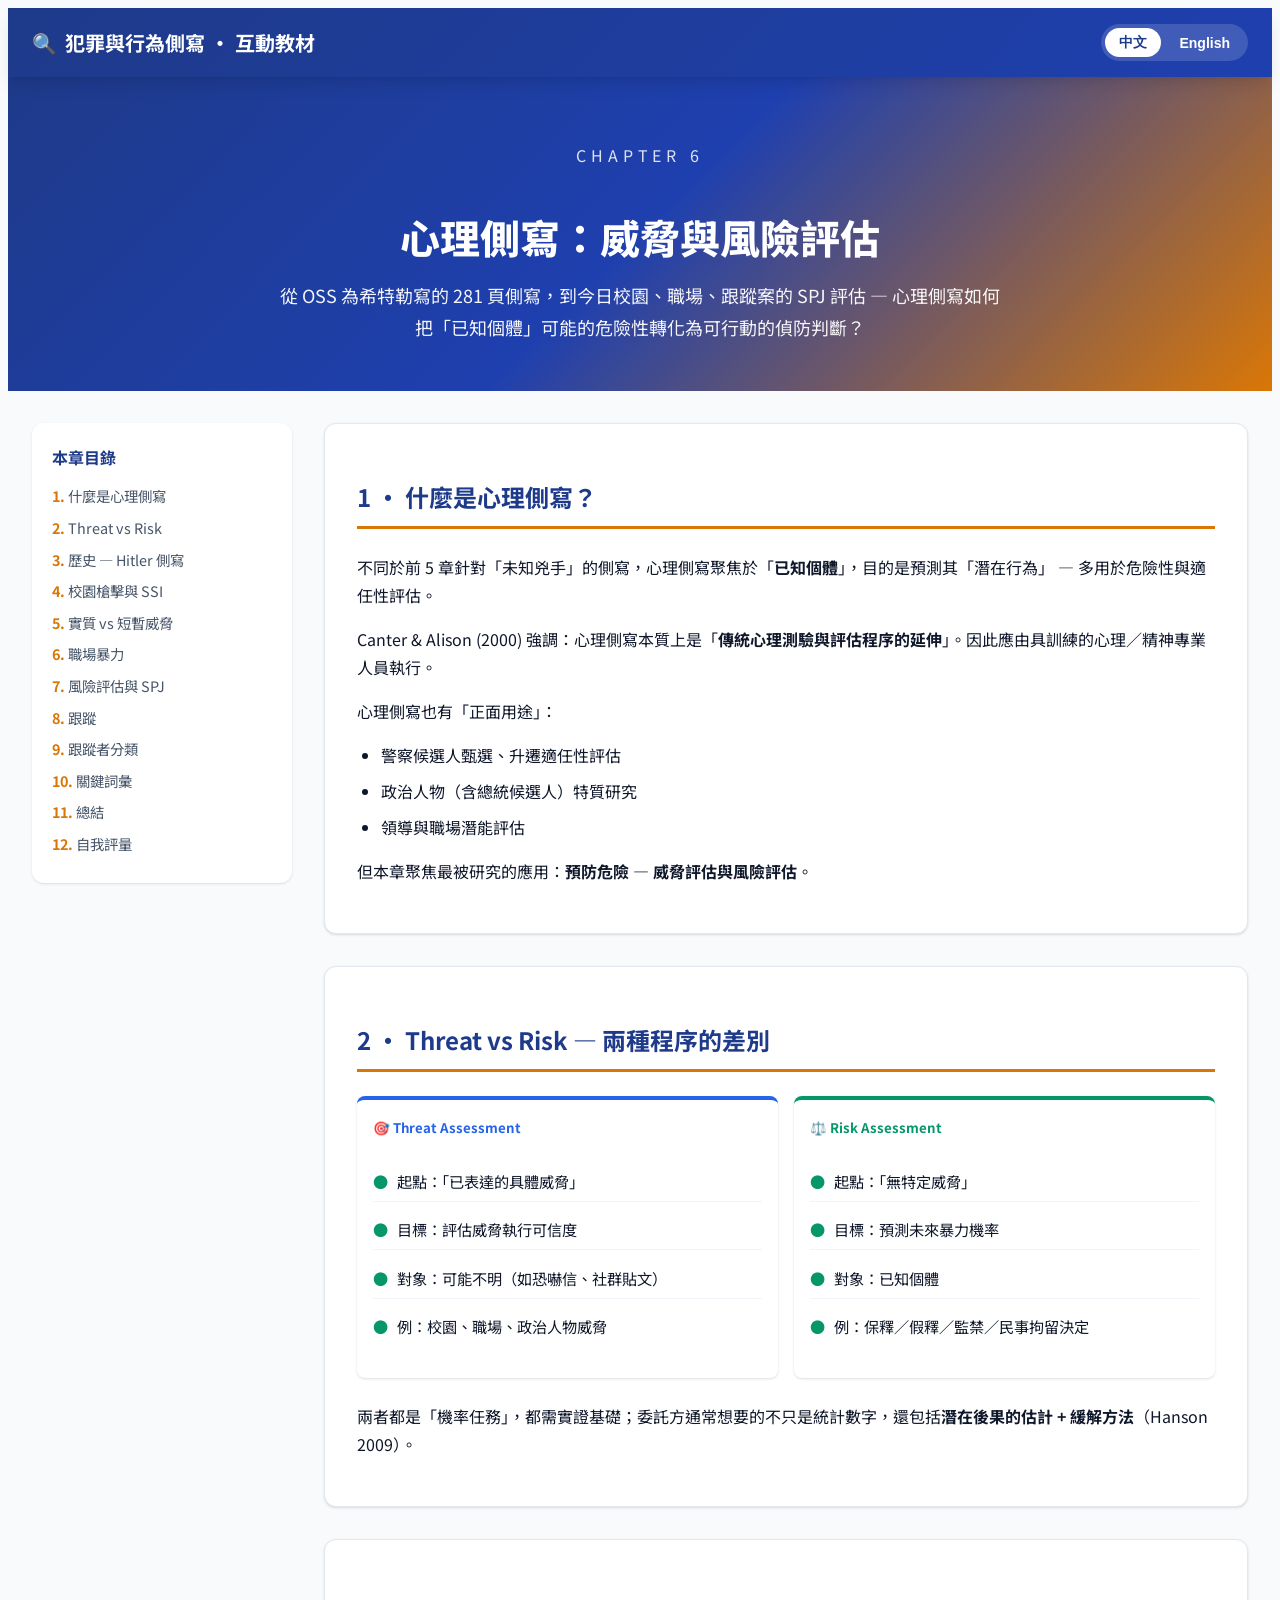
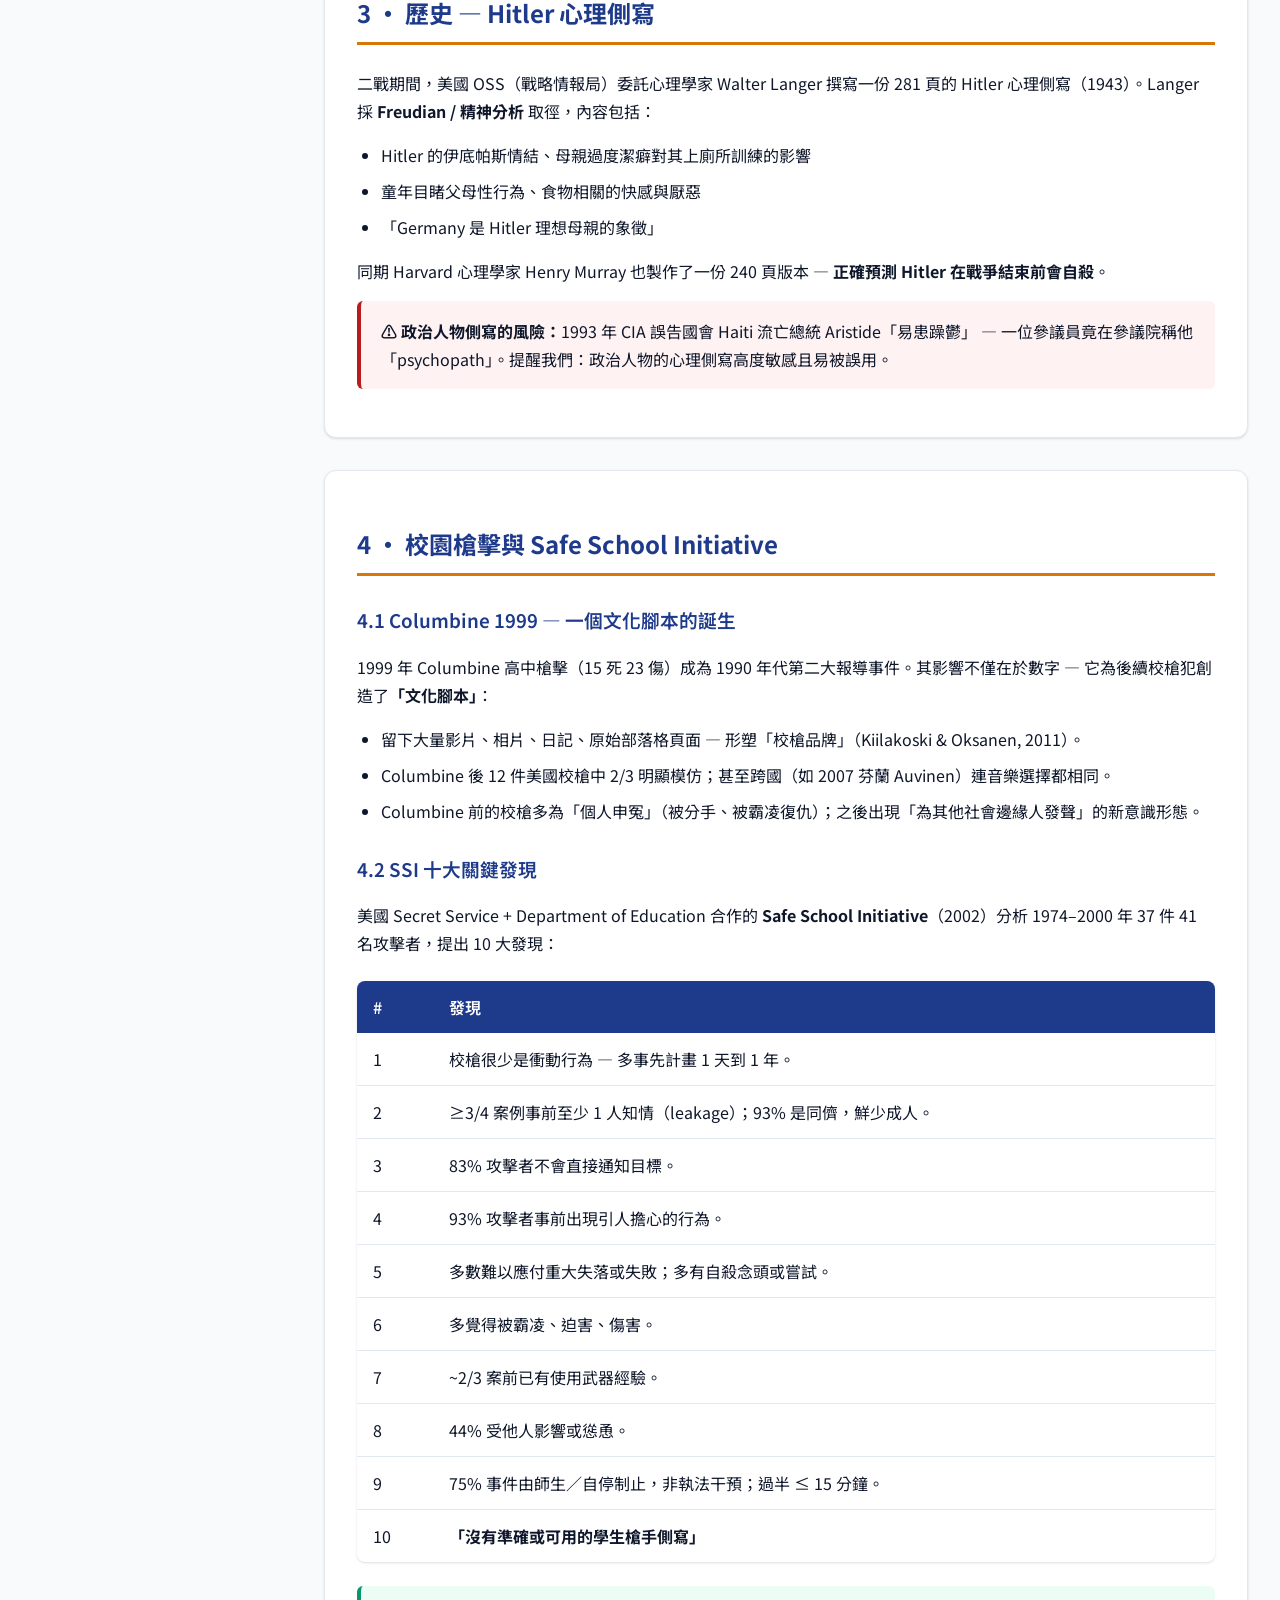
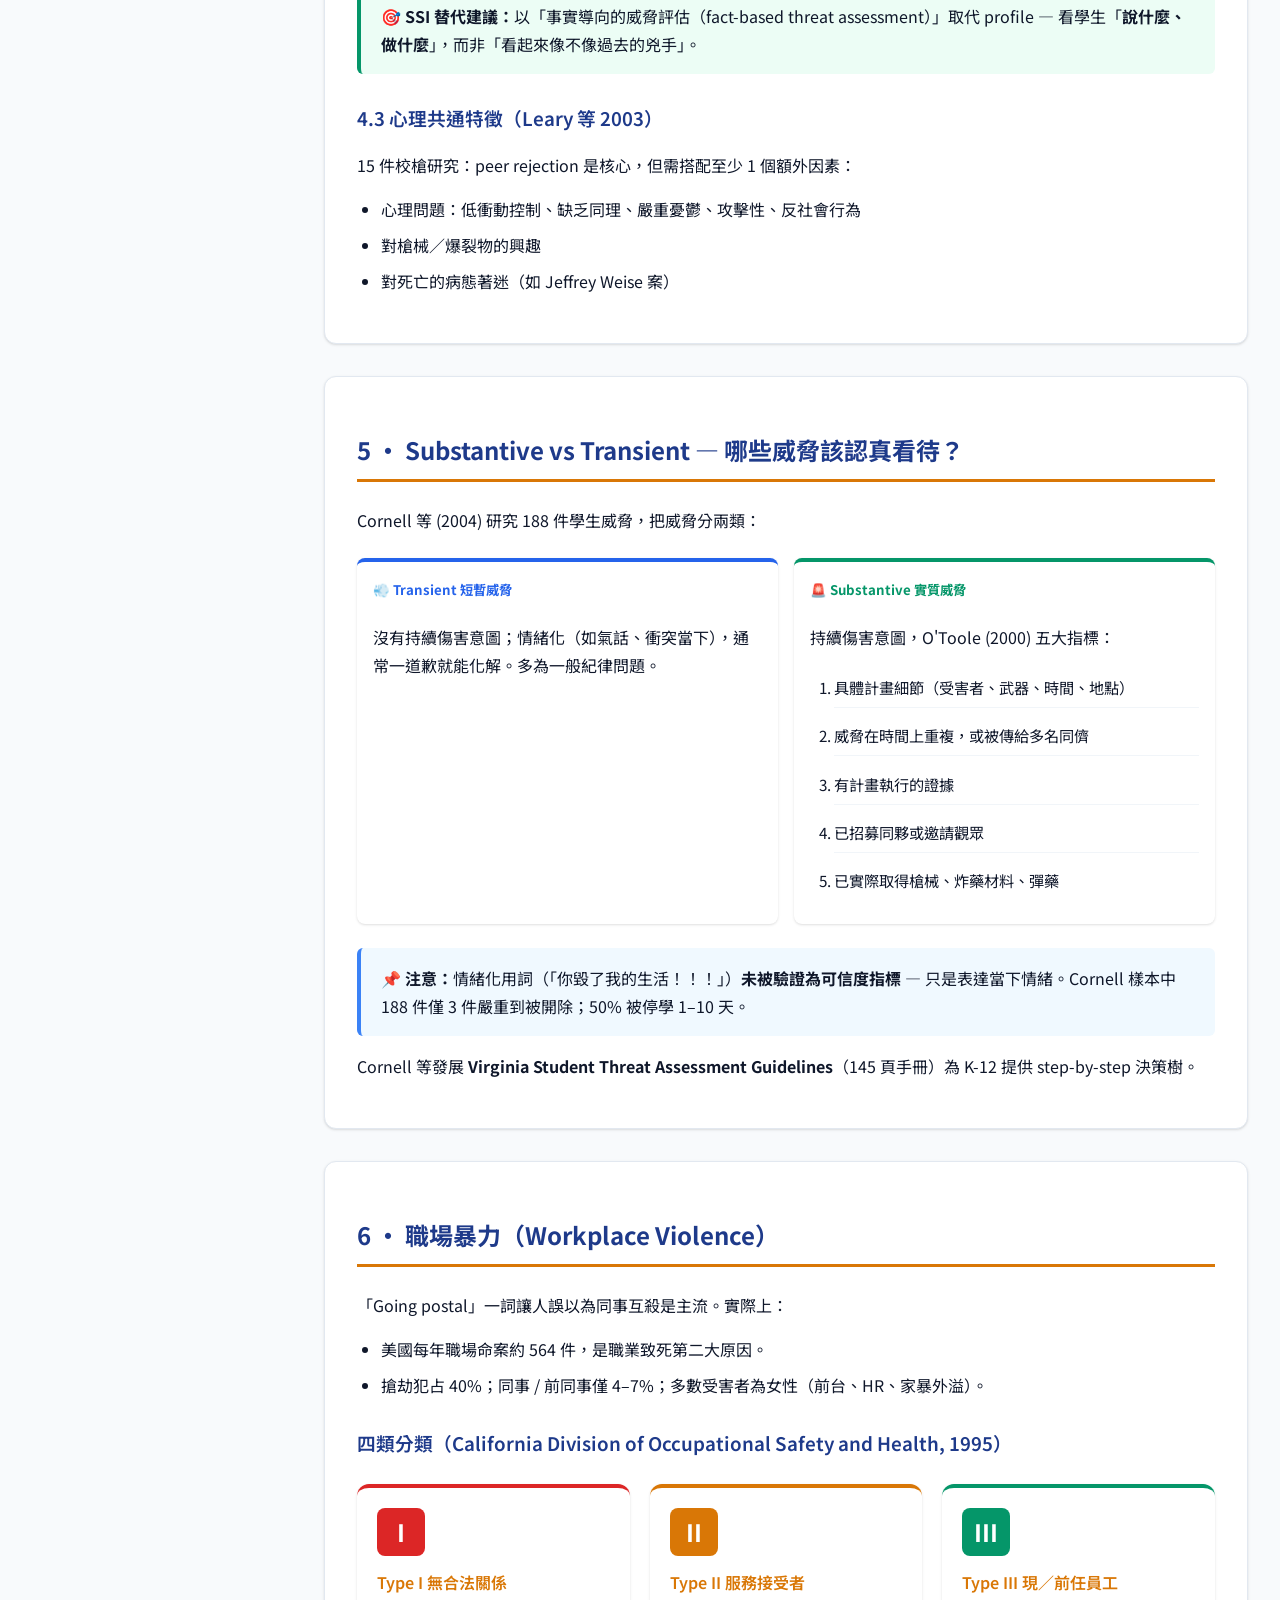
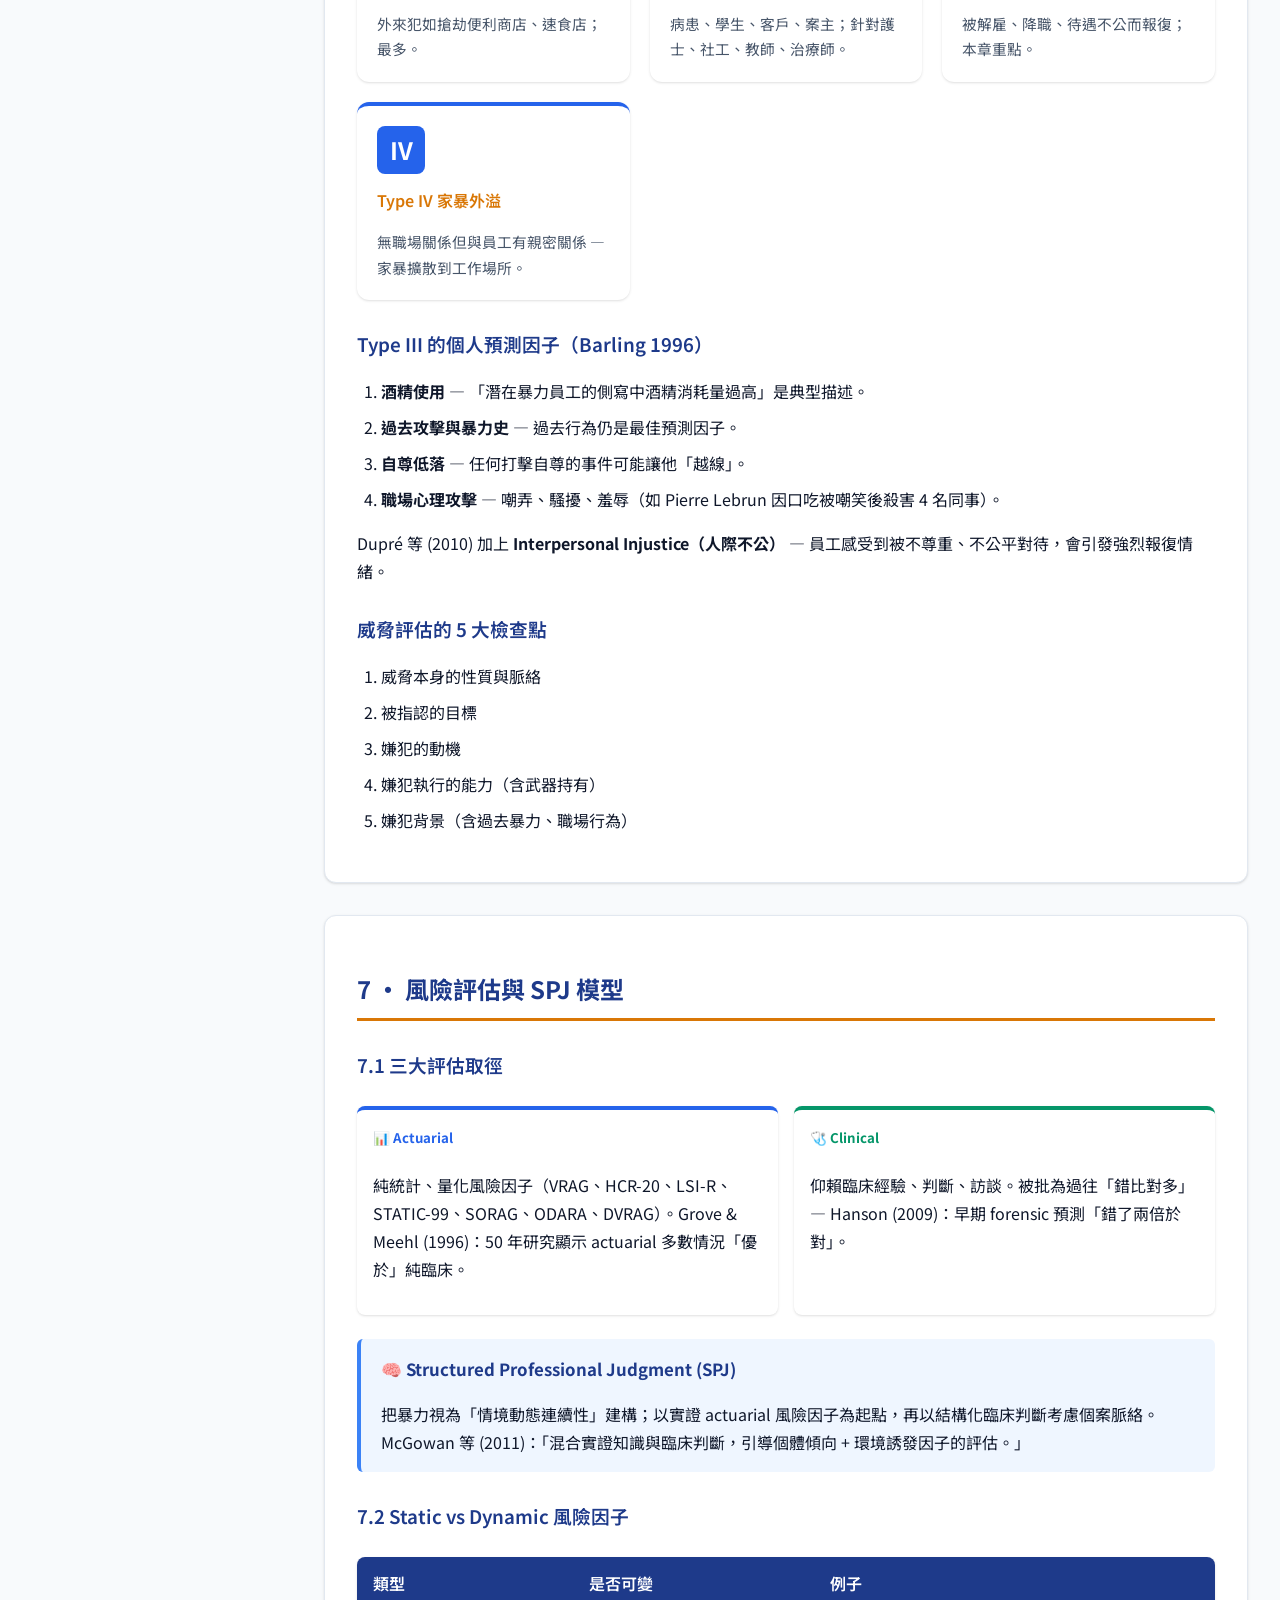
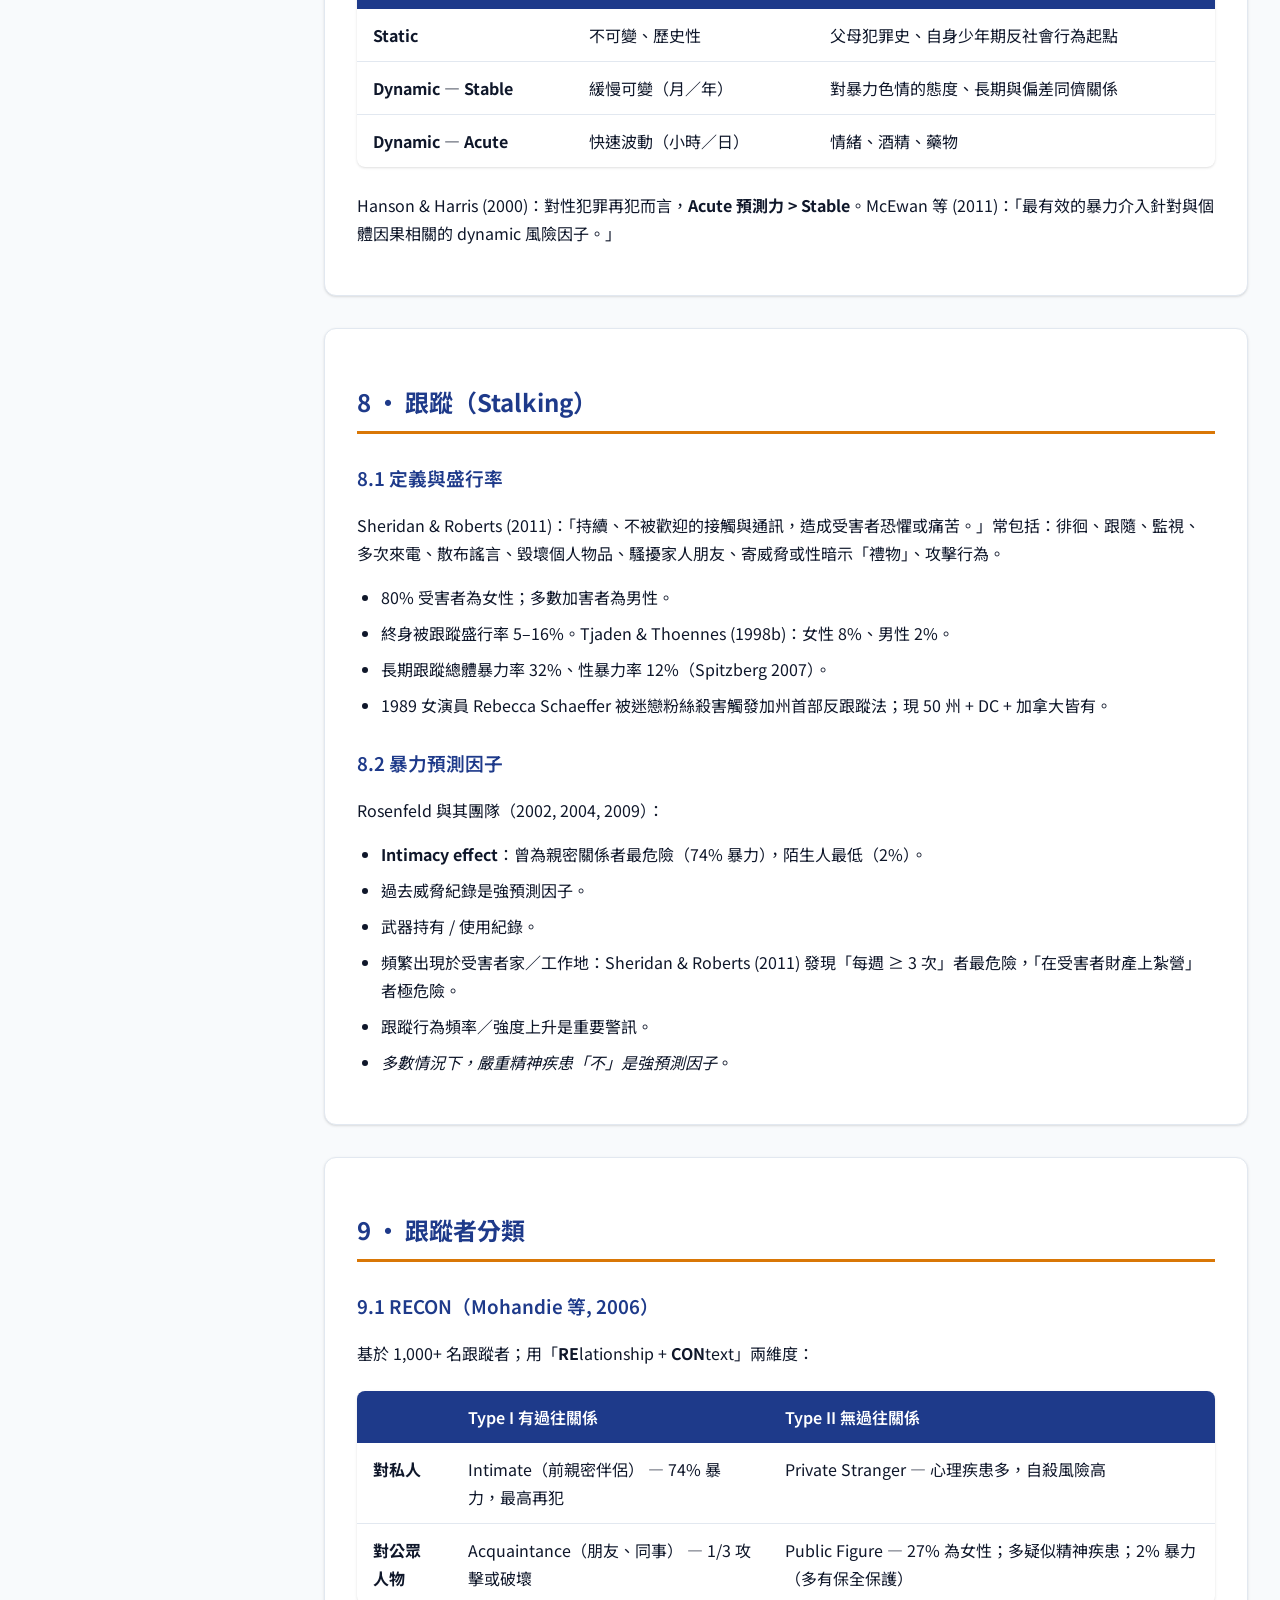
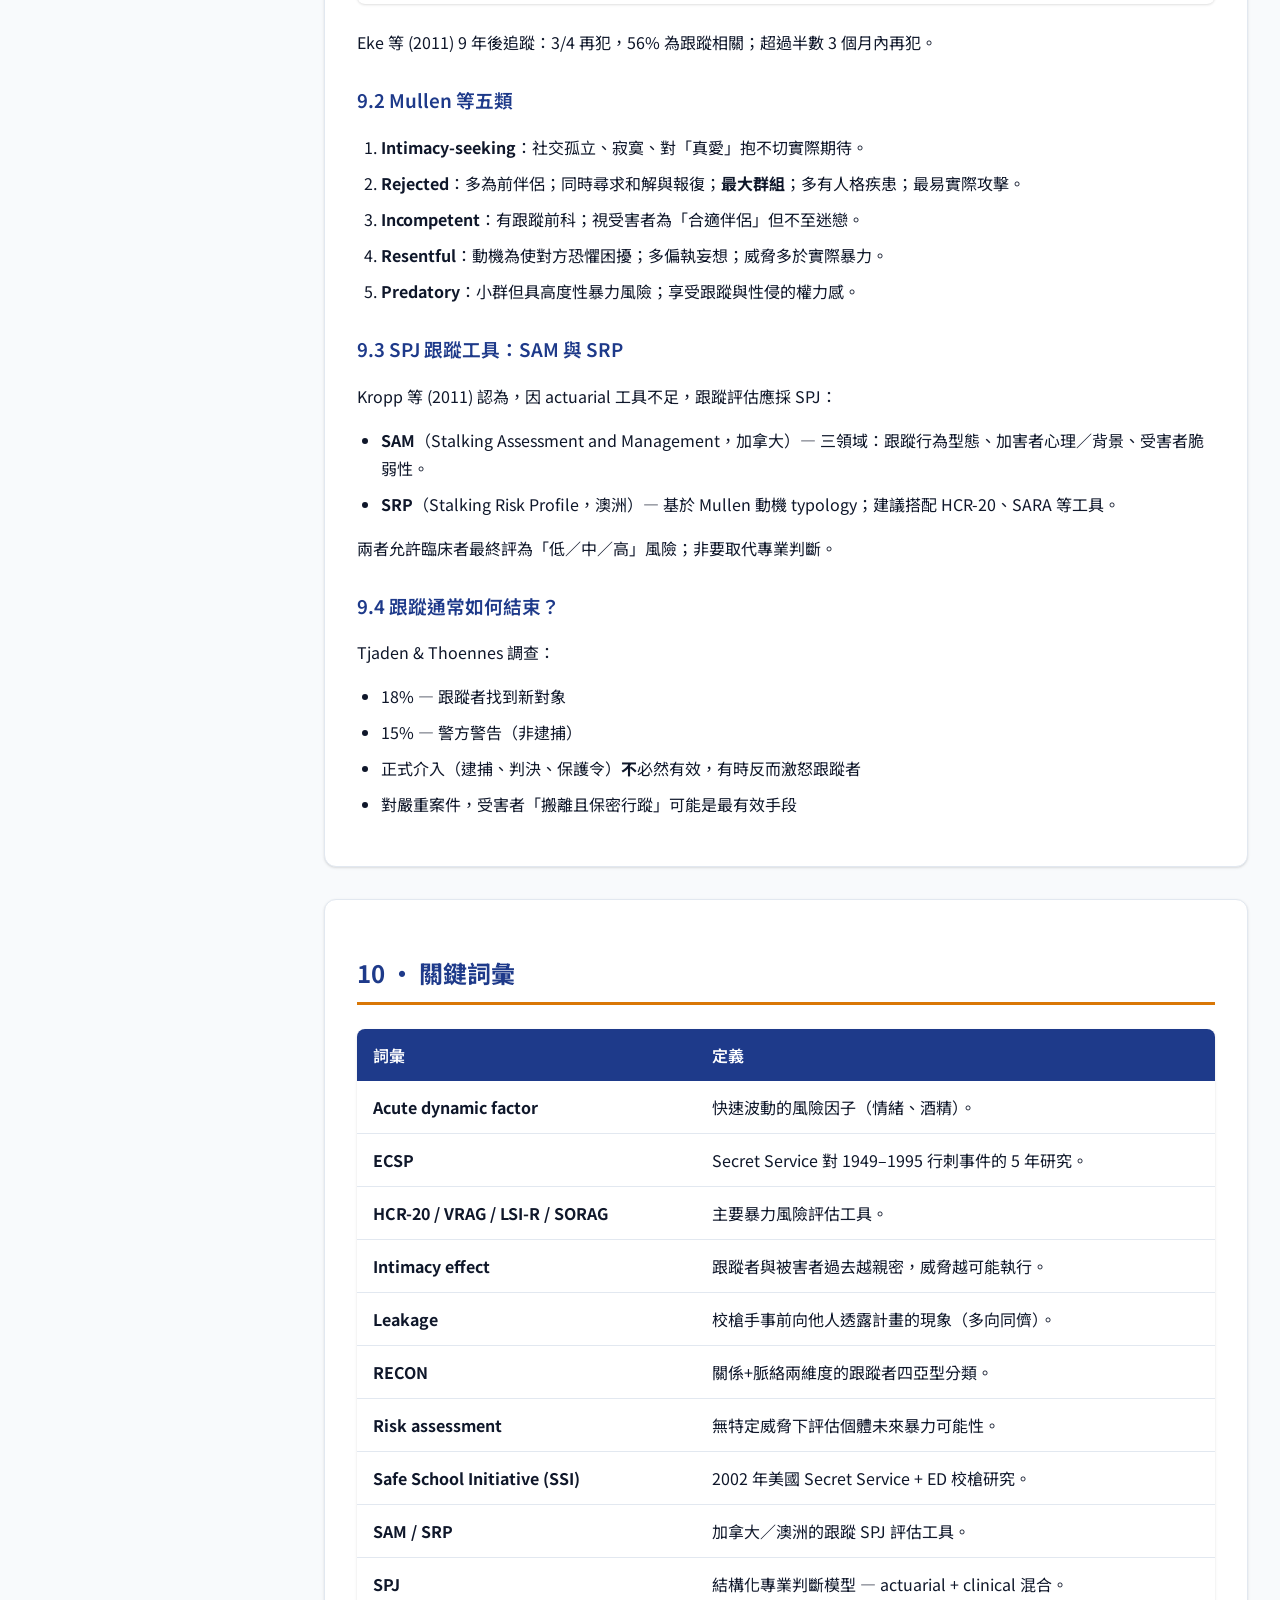
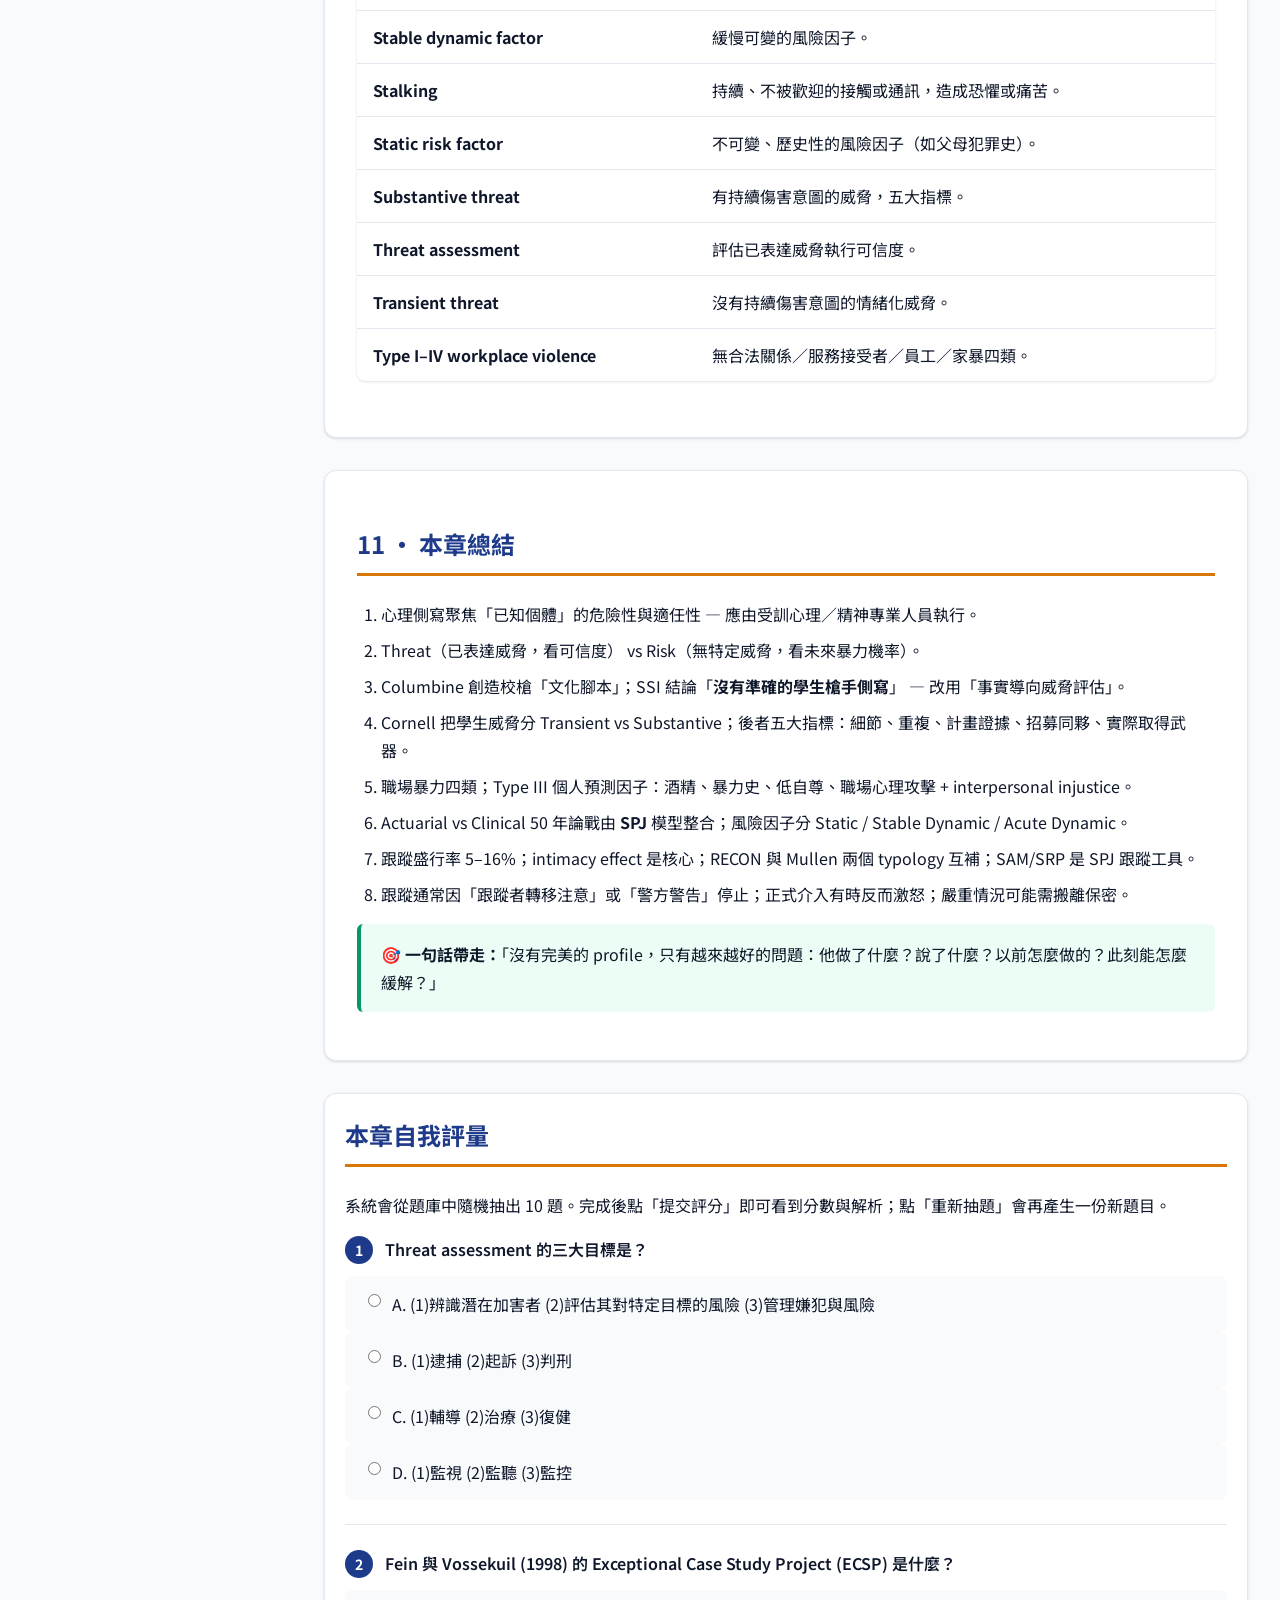
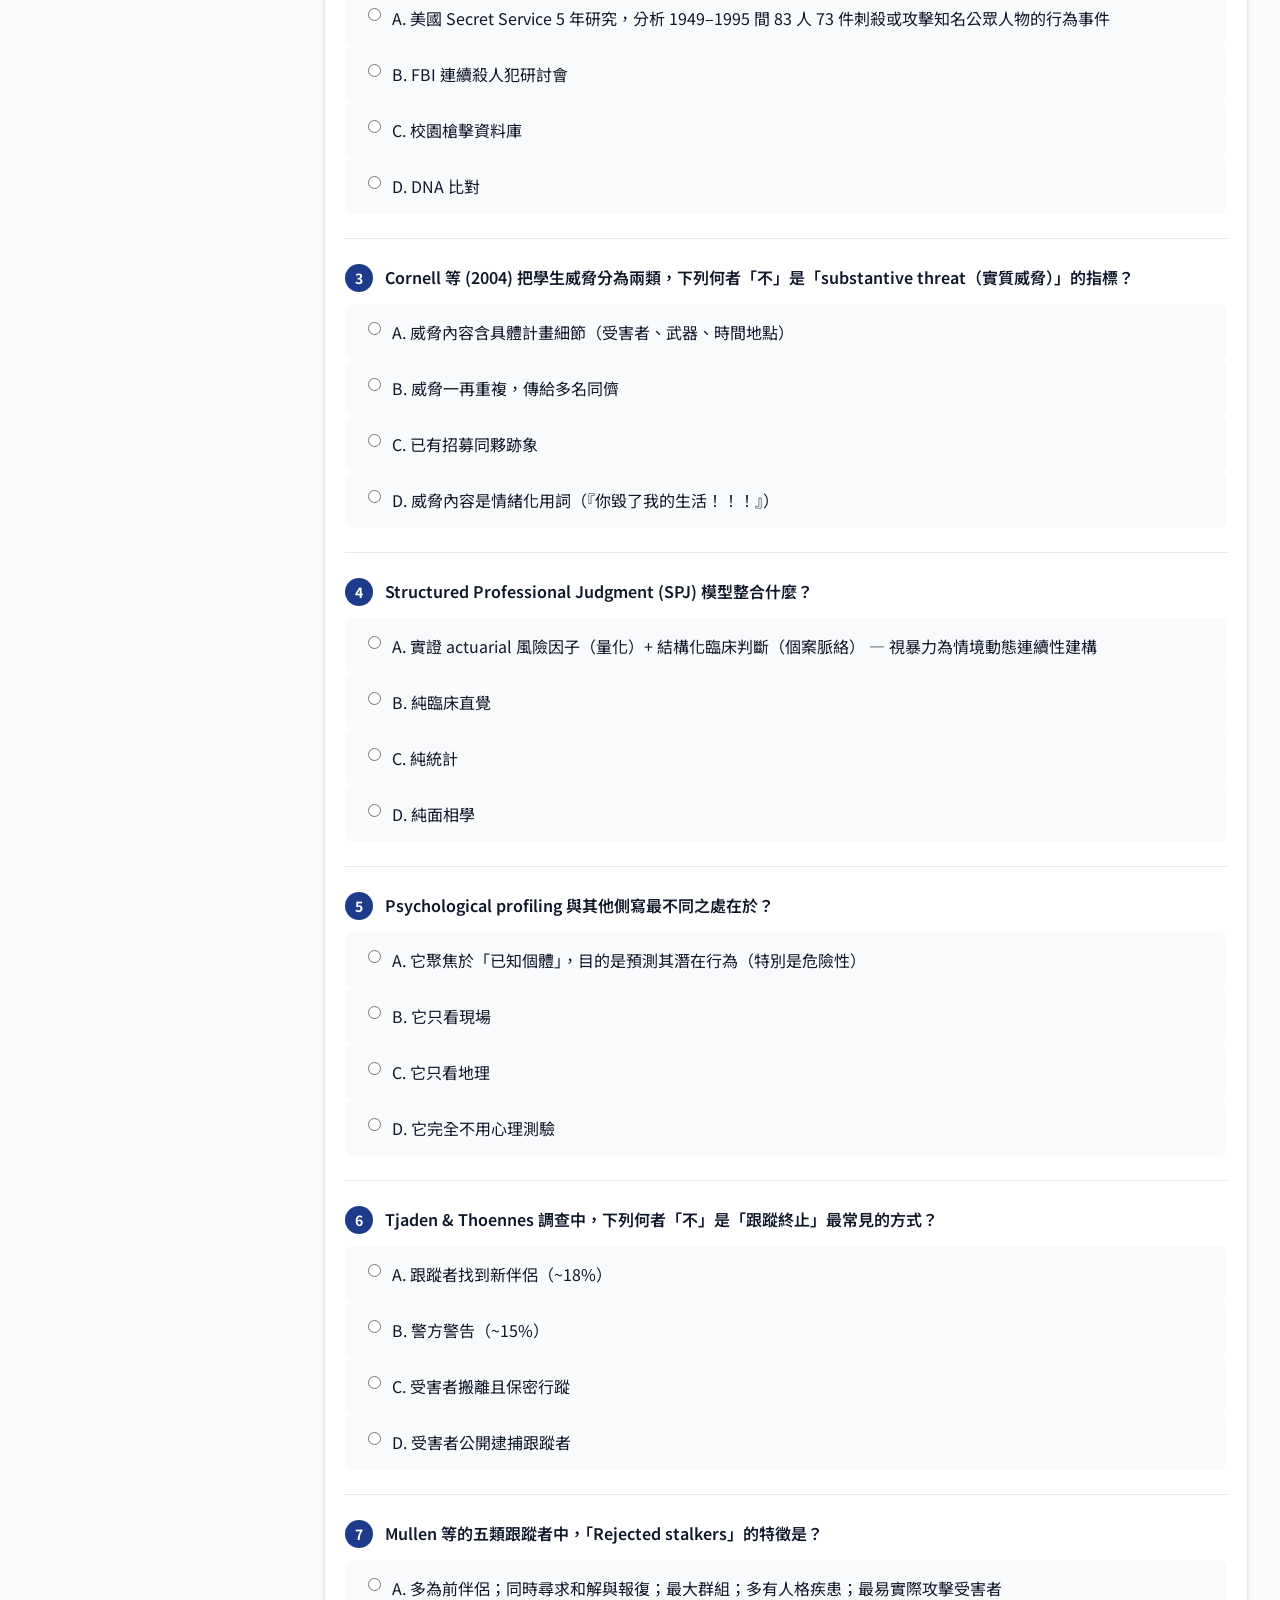
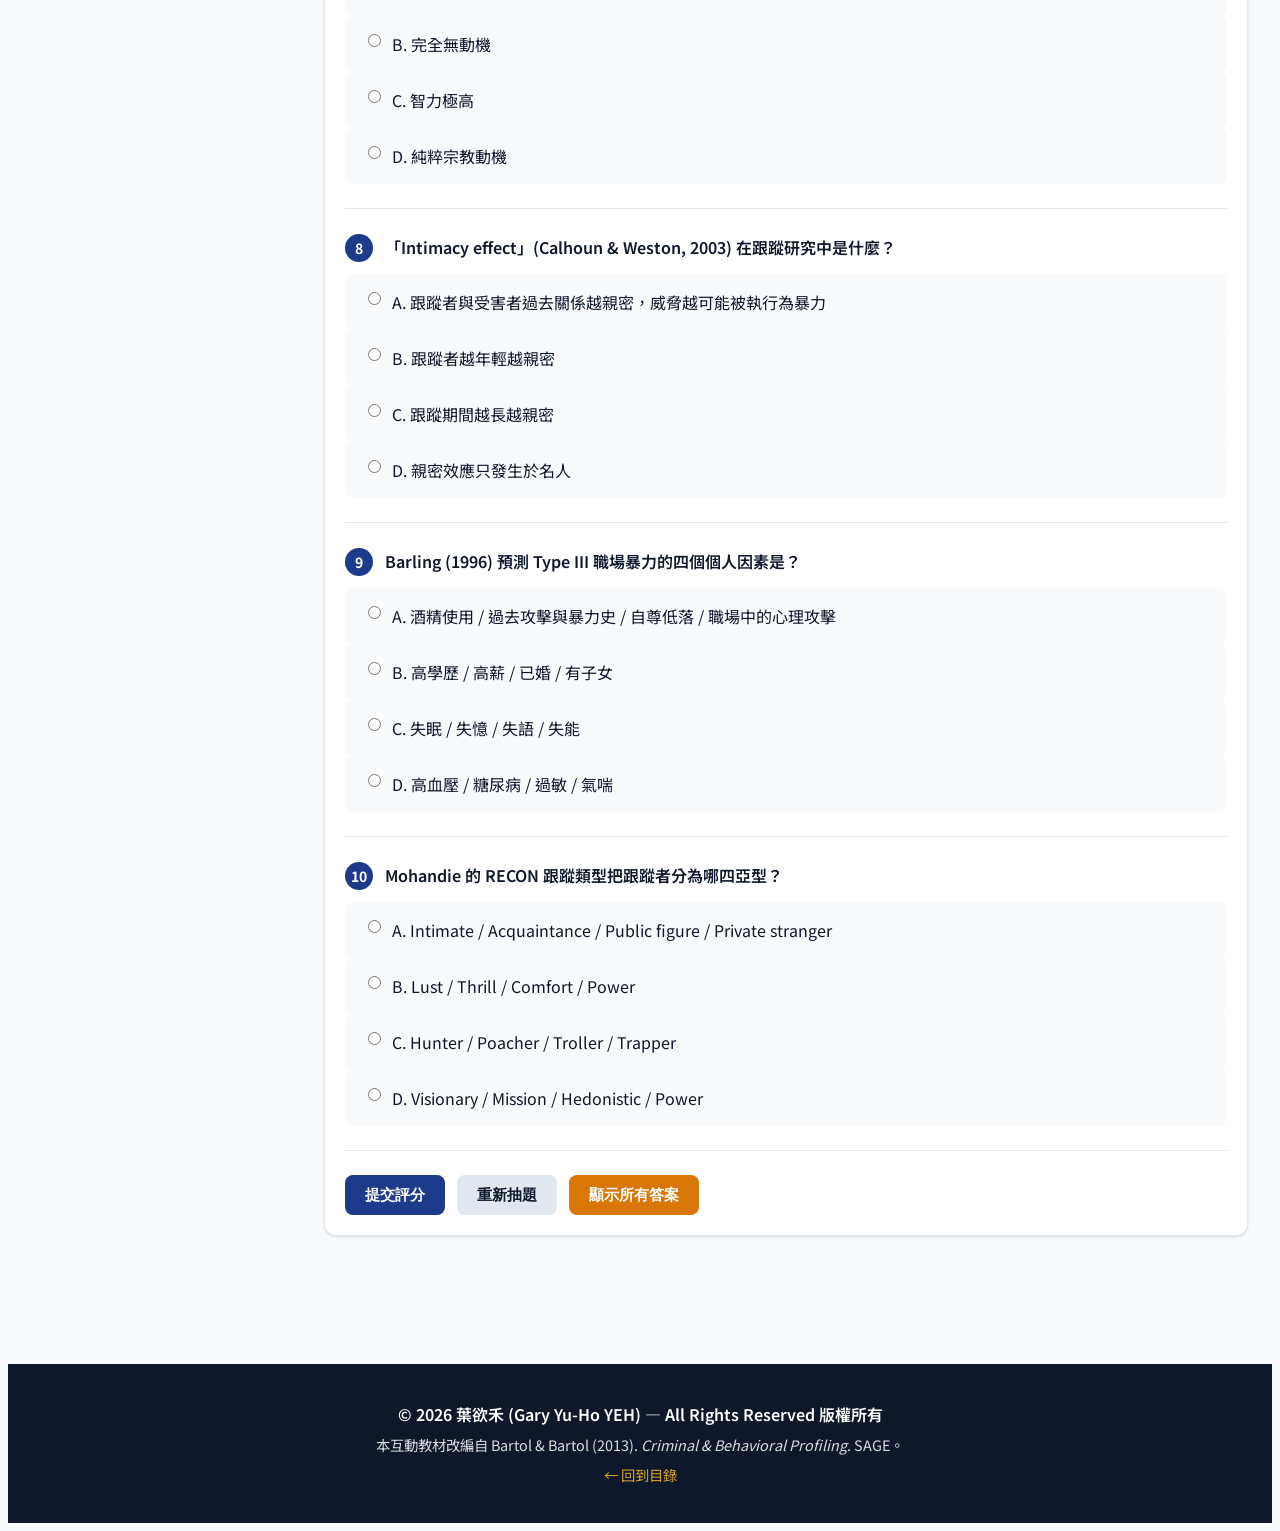
<file: chapters/chapter6.html>
<!DOCTYPE html>
<html lang="zh-Hant">
<head>
<meta charset="UTF-8">
<meta name="viewport" content="width=device-width, initial-scale=1">
<title>Chapter 6：心理側寫 — 威脅與風險評估 — Criminal & Behavioral Profiling 互動教材</title>
<link rel="preconnect" href="https://fonts.googleapis.com">
<link rel="preconnect" href="https://fonts.gstatic.com" crossorigin>
<link href="https://fonts.googleapis.com/css2?family=Noto+Sans+TC:wght@400;500;600;700;800&family=Noto+Sans:wght@400;500;600;700&display=swap" rel="stylesheet">
<link rel="stylesheet" href="../assets/css/style.css">
</head>
<body class="lang-zh">

<header class="site-header"><div class="container">
  <a href="../index.html" class="site-title"><span>🔍</span>
    <span class="lang-zh-only">犯罪與行為側寫 · 互動教材</span>
    <span class="lang-en-only">Criminal & Behavioral Profiling · Interactive</span></a>
  <div class="lang-toggle"><button data-lang="zh" class="active">中文</button><button data-lang="en">English</button></div>
</div></header>

<section class="chapter-hero"><div class="container">
  <div class="lang-zh-only">
    <p style="opacity:.85;letter-spacing:.3em;margin-bottom:.5rem">CHAPTER 6</p>
    <h1>心理側寫：威脅與風險評估</h1>
    <p class="subtitle">從 OSS 為希特勒寫的 281 頁側寫，到今日校園、職場、跟蹤案的 SPJ 評估 — 心理側寫如何把「已知個體」可能的危險性轉化為可行動的偵防判斷？</p>
  </div>
  <div class="lang-en-only">
    <p style="opacity:.85;letter-spacing:.3em;margin-bottom:.5rem">CHAPTER 6</p>
    <h1>Psychological Profiling: A Focus on Threat &amp; Risk Assessment</h1>
    <p class="subtitle">From the OSS's 281-page profile of Hitler to today's SPJ assessments for school, workplace, and stalking cases — how does psychological profiling turn the dangerousness of a known individual into actionable judgment?</p>
  </div>
</div></section>

<div class="chapter-layout">
  <aside><nav class="chapter-toc">
    <div class="lang-zh-only"><h4>本章目錄</h4></div><div class="lang-en-only"><h4>Contents</h4></div>
    <ol>
      <li><a href="#what"><span class="lang-zh-only">什麼是心理側寫</span><span class="lang-en-only">What Is Psychological Profiling</span></a></li>
      <li><a href="#threat-vs-risk"><span class="lang-zh-only">Threat vs Risk</span><span class="lang-en-only">Threat vs Risk</span></a></li>
      <li><a href="#history"><span class="lang-zh-only">歷史 — Hitler 側寫</span><span class="lang-en-only">History — Hitler Profile</span></a></li>
      <li><a href="#school"><span class="lang-zh-only">校園槍擊與 SSI</span><span class="lang-en-only">School Shootings &amp; SSI</span></a></li>
      <li><a href="#substantive"><span class="lang-zh-only">實質 vs 短暫威脅</span><span class="lang-en-only">Substantive vs Transient</span></a></li>
      <li><a href="#workplace"><span class="lang-zh-only">職場暴力</span><span class="lang-en-only">Workplace Violence</span></a></li>
      <li><a href="#risk"><span class="lang-zh-only">風險評估與 SPJ</span><span class="lang-en-only">Risk Assessment &amp; SPJ</span></a></li>
      <li><a href="#stalking"><span class="lang-zh-only">跟蹤</span><span class="lang-en-only">Stalking</span></a></li>
      <li><a href="#typologies"><span class="lang-zh-only">跟蹤者分類</span><span class="lang-en-only">Stalker Typologies</span></a></li>
      <li><a href="#glossary"><span class="lang-zh-only">關鍵詞彙</span><span class="lang-en-only">Glossary</span></a></li>
      <li><a href="#summary"><span class="lang-zh-only">總結</span><span class="lang-en-only">Summary</span></a></li>
      <li><a href="#quiz"><span class="lang-zh-only">自我評量</span><span class="lang-en-only">Quiz</span></a></li>
    </ol>
  </nav></aside>

  <main>

    <section id="what" class="section-card">
      <div class="lang-zh-only">
        <h2>1 · 什麼是心理側寫？</h2>
        <p>不同於前 5 章針對「未知兇手」的側寫，心理側寫聚焦於「<strong>已知個體</strong>」，目的是預測其「潛在行為」 — 多用於危險性與適任性評估。</p>
        <p>Canter &amp; Alison (2000) 強調：心理側寫本質上是「<strong>傳統心理測驗與評估程序的延伸</strong>」。因此應由具訓練的心理／精神專業人員執行。</p>
        <p>心理側寫也有「正面用途」：</p>
        <ul>
          <li>警察候選人甄選、升遷適任性評估</li>
          <li>政治人物（含總統候選人）特質研究</li>
          <li>領導與職場潛能評估</li>
        </ul>
        <p>但本章聚焦最被研究的應用：<strong>預防危險 — 威脅評估與風險評估</strong>。</p>
      </div>

      <div class="lang-en-only">
        <h2>1 · What Is Psychological Profiling?</h2>
        <p>Unlike the previous chapters' work on unknown offenders, psychological profiling targets <strong>a known individual</strong>, predicting their potential behavior — mostly for dangerousness and fitness.</p>
        <p>Canter &amp; Alison (2000) stress: psychological profiling is essentially "<strong>an offshoot of traditional psychological testing and assessment</strong>," requiring trained mental-health professionals.</p>
        <p>It has positive uses too:</p>
        <ul>
          <li>Police candidate selection and promotion fitness</li>
          <li>Personality research on political (even presidential) candidates</li>
          <li>Leadership and workplace potential assessment</li>
        </ul>
        <p>This chapter focuses on the most researched application: <strong>preventing harm — threat and risk assessment</strong>.</p>
      </div>
    </section>

    <section id="threat-vs-risk" class="section-card">
      <div class="lang-zh-only">
        <h2>2 · Threat vs Risk — 兩種程序的差別</h2>
        <div class="profile-compare">
          <div class="profile-col predicted"><h5>🎯 Threat Assessment</h5>
            <ul>
              <li><span class="match-yes">●</span> 起點：「已表達的具體威脅」</li>
              <li><span class="match-yes">●</span> 目標：評估威脅執行可信度</li>
              <li><span class="match-yes">●</span> 對象：可能不明（如恐嚇信、社群貼文）</li>
              <li><span class="match-yes">●</span> 例：校園、職場、政治人物威脅</li>
            </ul>
          </div>
          <div class="profile-col actual"><h5>⚖️ Risk Assessment</h5>
            <ul>
              <li><span class="match-yes">●</span> 起點：「無特定威脅」</li>
              <li><span class="match-yes">●</span> 目標：預測未來暴力機率</li>
              <li><span class="match-yes">●</span> 對象：已知個體</li>
              <li><span class="match-yes">●</span> 例：保釋／假釋／監禁／民事拘留決定</li>
            </ul>
          </div>
        </div>
        <p>兩者都是「機率任務」，都需實證基礎；委託方通常想要的不只是統計數字，還包括<strong>潛在後果的估計 + 緩解方法</strong>（Hanson 2009）。</p>
      </div>

      <div class="lang-en-only">
        <h2>2 · Threat vs Risk</h2>
        <div class="profile-compare">
          <div class="profile-col predicted"><h5>🎯 Threat Assessment</h5>
            <ul>
              <li><span class="match-yes">●</span> Trigger: an explicit threat</li>
              <li><span class="match-yes">●</span> Goal: gauge credibility of the threat being carried out</li>
              <li><span class="match-yes">●</span> Source: may be unknown (letters, social posts)</li>
              <li><span class="match-yes">●</span> E.g., school, workplace, threats to public figures</li>
            </ul>
          </div>
          <div class="profile-col actual"><h5>⚖️ Risk Assessment</h5>
            <ul>
              <li><span class="match-yes">●</span> Trigger: no specific threat</li>
              <li><span class="match-yes">●</span> Goal: predict probability of future violence</li>
              <li><span class="match-yes">●</span> Target: known individual</li>
              <li><span class="match-yes">●</span> E.g., bail / parole / commitment decisions</li>
            </ul>
          </div>
        </div>
        <p>Both are probabilistic; both need empirical grounding. Requesters want more than statistics — also <strong>potential consequences and mitigation</strong> (Hanson 2009).</p>
      </div>
    </section>

    <section id="history" class="section-card">
      <div class="lang-zh-only">
        <h2>3 · 歷史 — Hitler 心理側寫</h2>
        <p>二戰期間，美國 OSS（戰略情報局）委託心理學家 Walter Langer 撰寫一份 281 頁的 Hitler 心理側寫（1943）。Langer 採 <strong>Freudian / 精神分析</strong> 取徑，內容包括：</p>
        <ul>
          <li>Hitler 的伊底帕斯情結、母親過度潔癖對其上廁所訓練的影響</li>
          <li>童年目睹父母性行為、食物相關的快感與厭惡</li>
          <li>「Germany 是 Hitler 理想母親的象徵」</li>
        </ul>
        <p>同期 Harvard 心理學家 Henry Murray 也製作了一份 240 頁版本 — <strong>正確預測 Hitler 在戰爭結束前會自殺</strong>。</p>

        <div class="callout callout-warn">
          <strong>⚠️ 政治人物側寫的風險：</strong>1993 年 CIA 誤告國會 Haiti 流亡總統 Aristide「易患躁鬱」 — 一位參議員竟在參議院稱他「psychopath」。提醒我們：政治人物的心理側寫高度敏感且易被誤用。
        </div>
      </div>

      <div class="lang-en-only">
        <h2>3 · History — Profiling Hitler</h2>
        <p>During WWII the U.S. OSS commissioned psychologist Walter Langer to write a 281-page psychological profile of Hitler (1943). Langer used a <strong>Freudian / psychoanalytic</strong> lens, including:</p>
        <ul>
          <li>Hitler's Oedipal conflict; his mother's excessive tidiness shaping his toilet training</li>
          <li>Childhood witnessing of parental sex; food-related pleasures and revulsions</li>
          <li>"Germany as a symbol of Hitler's ideal mother"</li>
        </ul>
        <p>Harvard psychologist Henry Murray's parallel 240-page version <strong>correctly predicted Hitler's suicide</strong> before the war's end.</p>

        <div class="callout callout-warn">
          <strong>⚠️ Risks of profiling public figures:</strong> In 1993 the CIA wrongly told Congress that exiled Haitian president Aristide was prone to manic depression — a senator then called him a "psychopath" on the Senate floor. Public-figure profiling is sensitive and easily abused.
        </div>
      </div>
    </section>

    <section id="school" class="section-card">
      <div class="lang-zh-only">
        <h2>4 · 校園槍擊與 Safe School Initiative</h2>

        <h3>4.1 Columbine 1999 — 一個文化腳本的誕生</h3>
        <p>1999 年 Columbine 高中槍擊（15 死 23 傷）成為 1990 年代第二大報導事件。其影響不僅在於數字 — 它為後續校槍犯創造了<strong>「文化腳本」</strong>：</p>
        <ul>
          <li>留下大量影片、相片、日記、原始部落格頁面 — 形塑「校槍品牌」（Kiilakoski & Oksanen, 2011）。</li>
          <li>Columbine 後 12 件美國校槍中 2/3 明顯模仿；甚至跨國（如 2007 芬蘭 Auvinen）連音樂選擇都相同。</li>
          <li>Columbine 前的校槍多為「個人申冤」（被分手、被霸凌復仇）；之後出現「為其他社會邊緣人發聲」的新意識形態。</li>
        </ul>

        <h3>4.2 SSI 十大關鍵發現</h3>
        <p>美國 Secret Service + Department of Education 合作的 <strong>Safe School Initiative</strong>（2002）分析 1974–2000 年 37 件 41 名攻擊者，提出 10 大發現：</p>
        <table class="compare-table">
          <thead><tr><th>#</th><th>發現</th></tr></thead>
          <tbody>
            <tr><td>1</td><td>校槍很少是衝動行為 — 多事先計畫 1 天到 1 年。</td></tr>
            <tr><td>2</td><td>≥3/4 案例事前至少 1 人知情（leakage）；93% 是同儕，鮮少成人。</td></tr>
            <tr><td>3</td><td>83% 攻擊者不會直接通知目標。</td></tr>
            <tr><td>4</td><td>93% 攻擊者事前出現引人擔心的行為。</td></tr>
            <tr><td>5</td><td>多數難以應付重大失落或失敗；多有自殺念頭或嘗試。</td></tr>
            <tr><td>6</td><td>多覺得被霸凌、迫害、傷害。</td></tr>
            <tr><td>7</td><td>~2/3 案前已有使用武器經驗。</td></tr>
            <tr><td>8</td><td>44% 受他人影響或慫恿。</td></tr>
            <tr><td>9</td><td>75% 事件由師生／自停制止，非執法干預；過半 ≤ 15 分鐘。</td></tr>
            <tr><td>10</td><td><strong>「沒有準確或可用的學生槍手側寫」</strong></td></tr>
          </tbody>
        </table>

        <div class="callout callout-tip">
          <strong>🎯 SSI 替代建議：</strong>以「事實導向的威脅評估（fact-based threat assessment）」取代 profile — 看學生「<strong>說什麼、做什麼</strong>」，而非「看起來像不像過去的兇手」。
        </div>

        <h3>4.3 心理共通特徵（Leary 等 2003）</h3>
        <p>15 件校槍研究：peer rejection 是核心，但需搭配至少 1 個額外因素：</p>
        <ul>
          <li>心理問題：低衝動控制、缺乏同理、嚴重憂鬱、攻擊性、反社會行為</li>
          <li>對槍械／爆裂物的興趣</li>
          <li>對死亡的病態著迷（如 Jeffrey Weise 案）</li>
        </ul>
      </div>

      <div class="lang-en-only">
        <h2>4 · School Shootings &amp; the Safe School Initiative</h2>

        <h3>4.1 Columbine 1999 — Birth of a Cultural Script</h3>
        <p>The 1999 Columbine shooting (15 dead, 23 wounded) was the 1990s' second-most covered news story. Its lasting impact: a <strong>"cultural script"</strong> for future school shooters.</p>
        <ul>
          <li>Left abundant videos, photos, diaries, proto-blogs — "branding" school shootings (Kiilakoski &amp; Oksanen, 2011).</li>
          <li>2/3 of the 12 post-Columbine U.S. shootings clearly mimicked Columbine; even cross-national cases (2007 Finland's Auvinen) reused the same music.</li>
          <li>Pre-Columbine shootings were personal grievances (breakups, bullying revenge); after, came ideological "speaking for outcasts."</li>
        </ul>

        <h3>4.2 SSI's Ten Findings</h3>
        <p>The U.S. Secret Service + Department of Education <strong>Safe School Initiative</strong> (2002) analyzed 37 incidents / 41 attackers from 1974–2000:</p>
        <table class="compare-table">
          <thead><tr><th>#</th><th>Finding</th></tr></thead>
          <tbody>
            <tr><td>1</td><td>Rarely sudden/impulsive — planned 1 day to a year.</td></tr>
            <tr><td>2</td><td>≥3/4 cases had at least one person who knew beforehand (leakage); 93% peers, rarely adults.</td></tr>
            <tr><td>3</td><td>83% of attackers did NOT warn the targets directly.</td></tr>
            <tr><td>4</td><td>93% showed concerning behavior beforehand.</td></tr>
            <tr><td>5</td><td>Most struggled with significant losses or failures; many had suicidal ideation/attempts.</td></tr>
            <tr><td>6</td><td>Most felt bullied, persecuted, harmed.</td></tr>
            <tr><td>7</td><td>~2/3 had prior weapon experience.</td></tr>
            <tr><td>8</td><td>44% were influenced or encouraged by others.</td></tr>
            <tr><td>9</td><td>75% stopped by school staff/peers, not law enforcement; over half lasted ≤15 minutes.</td></tr>
            <tr><td>10</td><td><strong>"No accurate or useful profile of students."</strong></td></tr>
          </tbody>
        </table>

        <div class="callout callout-tip">
          <strong>🎯 SSI's alternative:</strong> "Fact-based threat assessment" — focused on what students <strong>say and do</strong>, not whether they "look like" past shooters.
        </div>

        <h3>4.3 Common Psychological Patterns (Leary et al. 2003)</h3>
        <p>15-case study: peer rejection is central, but must combine with at least one of:</p>
        <ul>
          <li>Psychological issues: low impulse control, low empathy, severe depression, aggression, antisocial behavior</li>
          <li>Interest in firearms / explosives</li>
          <li>Morbid fascination with death (e.g., Jeffrey Weise)</li>
        </ul>
      </div>
    </section>

    <section id="substantive" class="section-card">
      <div class="lang-zh-only">
        <h2>5 · Substantive vs Transient — 哪些威脅該認真看待？</h2>
        <p>Cornell 等 (2004) 研究 188 件學生威脅，把威脅分兩類：</p>
        <div class="profile-compare">
          <div class="profile-col predicted"><h5>💨 Transient 短暫威脅</h5>
            <p>沒有持續傷害意圖；情緒化（如氣話、衝突當下），通常一道歉就能化解。多為一般紀律問題。</p>
          </div>
          <div class="profile-col actual"><h5>🚨 Substantive 實質威脅</h5>
            <p>持續傷害意圖，O'Toole (2000) 五大指標：</p>
            <ol style="margin-bottom:0">
              <li>具體計畫細節（受害者、武器、時間、地點）</li>
              <li>威脅在時間上重複，或被傳給多名同儕</li>
              <li>有計畫執行的證據</li>
              <li>已招募同夥或邀請觀眾</li>
              <li>已實際取得槍械、炸藥材料、彈藥</li>
            </ol>
          </div>
        </div>

        <div class="callout">
          <strong>📌 注意：</strong>情緒化用詞（「你毀了我的生活！！！」）<strong>未被驗證為可信度指標</strong> — 只是表達當下情緒。Cornell 樣本中 188 件僅 3 件嚴重到被開除；50% 被停學 1–10 天。
        </div>

        <p>Cornell 等發展 <strong>Virginia Student Threat Assessment Guidelines</strong>（145 頁手冊）為 K-12 提供 step-by-step 決策樹。</p>
      </div>

      <div class="lang-en-only">
        <h2>5 · Substantive vs Transient Threats</h2>
        <p>Cornell et al. (2004) studied 188 student threats:</p>
        <div class="profile-compare">
          <div class="profile-col predicted"><h5>💨 Transient</h5>
            <p>No lasting intent; emotional outburst, usually resolved by apology. A routine discipline matter.</p>
          </div>
          <div class="profile-col actual"><h5>🚨 Substantive</h5>
            <p>Sustained intent. O'Toole's (2000) five indicators:</p>
            <ol style="margin-bottom:0">
              <li>Specific plan details (victim, weapon, time, place)</li>
              <li>Threat repeated over time or spread among peers</li>
              <li>Evidence of planning to carry it out</li>
              <li>Accomplices recruited or audience invited</li>
              <li>Actual acquisition of firearms, bomb materials, ammunition</li>
            </ol>
          </div>
        </div>

        <div class="callout">
          <strong>📌 Note:</strong> Emotional content ("You ruined my life!!!") <strong>has NOT been validated</strong> as a credibility indicator. Of Cornell's 188 cases, only 3 led to expulsion; 50% had 1–10 day suspensions.
        </div>

        <p>Cornell developed the <strong>Virginia Student Threat Assessment Guidelines</strong> — a 145-page step-by-step manual for K-12.</p>
      </div>
    </section>

    <section id="workplace" class="section-card">
      <div class="lang-zh-only">
        <h2>6 · 職場暴力（Workplace Violence）</h2>
        <p>「Going postal」一詞讓人誤以為同事互殺是主流。實際上：</p>
        <ul>
          <li>美國每年職場命案約 564 件，是職業致死第二大原因。</li>
          <li>搶劫犯占 40%；同事 / 前同事僅 4–7%；多數受害者為女性（前台、HR、家暴外溢）。</li>
        </ul>

        <h3>四類分類（California Division of Occupational Safety and Health, 1995）</h3>
        <div class="area-grid">
          <article class="area-card area-1"><div class="area-icon">I</div>
            <div class="lang-zh-only"><h4>Type I 無合法關係</h4><p>外來犯如搶劫便利商店、速食店；最多。</p></div>
          </article>
          <article class="area-card area-2"><div class="area-icon">II</div>
            <div class="lang-zh-only"><h4>Type II 服務接受者</h4><p>病患、學生、客戶、案主；針對護士、社工、教師、治療師。</p></div>
          </article>
          <article class="area-card area-3"><div class="area-icon">III</div>
            <div class="lang-zh-only"><h4>Type III 現／前任員工</h4><p>被解雇、降職、待遇不公而報復；本章重點。</p></div>
          </article>
          <article class="area-card area-4"><div class="area-icon">IV</div>
            <div class="lang-zh-only"><h4>Type IV 家暴外溢</h4><p>無職場關係但與員工有親密關係 — 家暴擴散到工作場所。</p></div>
          </article>
        </div>

        <h3>Type III 的個人預測因子（Barling 1996）</h3>
        <ol>
          <li><strong>酒精使用</strong> — 「潛在暴力員工的側寫中酒精消耗量過高」是典型描述。</li>
          <li><strong>過去攻擊與暴力史</strong> — 過去行為仍是最佳預測因子。</li>
          <li><strong>自尊低落</strong> — 任何打擊自尊的事件可能讓他「越線」。</li>
          <li><strong>職場心理攻擊</strong> — 嘲弄、騷擾、羞辱（如 Pierre Lebrun 因口吃被嘲笑後殺害 4 名同事）。</li>
        </ol>
        <p>Dupré 等 (2010) 加上 <strong>Interpersonal Injustice（人際不公）</strong> — 員工感受到被不尊重、不公平對待，會引發強烈報復情緒。</p>

        <h3>威脅評估的 5 大檢查點</h3>
        <ol>
          <li>威脅本身的性質與脈絡</li>
          <li>被指認的目標</li>
          <li>嫌犯的動機</li>
          <li>嫌犯執行的能力（含武器持有）</li>
          <li>嫌犯背景（含過去暴力、職場行為）</li>
        </ol>
      </div>

      <div class="lang-en-only">
        <h2>6 · Workplace Violence</h2>
        <p>"Going postal" misleads — coworker-on-coworker violence is the minority:</p>
        <ul>
          <li>U.S. averages ~564 workplace homicides/year — 2nd leading occupational cause.</li>
          <li>Robbers ~40%; coworkers / former coworkers only 4–7%; women disproportionately victims (front-desk, HR, domestic spillover).</li>
        </ul>

        <h3>Four Categories (CA Division of OSH, 1995)</h3>
        <div class="area-grid">
          <article class="area-card area-1"><div class="area-icon">I</div>
            <div class="lang-en-only"><h4>Type I — No Connection</h4><p>External offender (store robbery, fast-food); most common.</p></div>
          </article>
          <article class="area-card area-2"><div class="area-icon">II</div>
            <div class="lang-en-only"><h4>Type II — Service Recipient</h4><p>Patient, student, client; against nurses, social workers, teachers, therapists.</p></div>
          </article>
          <article class="area-card area-3"><div class="area-icon">III</div>
            <div class="lang-en-only"><h4>Type III — Current/Former Employee</h4><p>Fired, demoted, treated unfairly; this chapter's focus.</p></div>
          </article>
          <article class="area-card area-4"><div class="area-icon">IV</div>
            <div class="lang-en-only"><h4>Type IV — Domestic Spillover</h4><p>No workplace tie but personal/intimate relationship with an employee.</p></div>
          </article>
        </div>

        <h3>Personal Predictors of Type III (Barling, 1996)</h3>
        <ol>
          <li><strong>Alcohol use</strong> — "profiles of potentially violent employees emphasize their excessive alcohol consumption."</li>
          <li><strong>Aggression / violence history</strong> — past behavior remains the best predictor.</li>
          <li><strong>Low self-esteem</strong> — any blow may "push them over the edge."</li>
          <li><strong>Workplace psychological aggression</strong> — taunting, harassment (Pierre Lebrun, mocked for stuttering, killed 4 coworkers).</li>
        </ol>
        <p>Dupré et al. (2010) add <strong>Interpersonal Injustice</strong> — perceived disrespect/unfairness fuels retaliation.</p>

        <h3>Five Checkpoints for Workplace Threat Assessment</h3>
        <ol>
          <li>Nature and context of the threat</li>
          <li>Identified target</li>
          <li>Suspect's motivation</li>
          <li>Capacity to act (weapon access)</li>
          <li>Background (prior violence, work history)</li>
        </ol>
      </div>
    </section>

    <section id="risk" class="section-card">
      <div class="lang-zh-only">
        <h2>7 · 風險評估與 SPJ 模型</h2>

        <h3>7.1 三大評估取徑</h3>
        <div class="profile-compare">
          <div class="profile-col predicted"><h5>📊 Actuarial</h5>
            <p>純統計、量化風險因子（VRAG、HCR-20、LSI-R、STATIC-99、SORAG、ODARA、DVRAG）。Grove & Meehl (1996)：50 年研究顯示 actuarial 多數情況「優於」純臨床。</p>
          </div>
          <div class="profile-col actual"><h5>🩺 Clinical</h5>
            <p>仰賴臨床經驗、判斷、訪談。被批為過往「錯比對多」 — Hanson (2009)：早期 forensic 預測「錯了兩倍於對」。</p>
          </div>
        </div>

        <div class="concept-card">
          <div class="concept-term">🧠 Structured Professional Judgment (SPJ)</div>
          <p style="margin-bottom:0">把暴力視為「情境動態連續性」建構；以實證 actuarial 風險因子為起點，再以結構化臨床判斷考慮個案脈絡。McGowan 等 (2011)：「混合實證知識與臨床判斷，引導個體傾向 + 環境誘發因子的評估。」</p>
        </div>

        <h3>7.2 Static vs Dynamic 風險因子</h3>
        <table class="compare-table">
          <thead><tr><th>類型</th><th>是否可變</th><th>例子</th></tr></thead>
          <tbody>
            <tr><td><strong>Static</strong></td><td>不可變、歷史性</td><td>父母犯罪史、自身少年期反社會行為起點</td></tr>
            <tr><td><strong>Dynamic — Stable</strong></td><td>緩慢可變（月／年）</td><td>對暴力色情的態度、長期與偏差同儕關係</td></tr>
            <tr><td><strong>Dynamic — Acute</strong></td><td>快速波動（小時／日）</td><td>情緒、酒精、藥物</td></tr>
          </tbody>
        </table>
        <p>Hanson & Harris (2000)：對性犯罪再犯而言，<strong>Acute 預測力 &gt; Stable</strong>。McEwan 等 (2011)：「最有效的暴力介入針對與個體因果相關的 dynamic 風險因子。」</p>
      </div>

      <div class="lang-en-only">
        <h2>7 · Risk Assessment &amp; the SPJ Model</h2>

        <h3>7.1 Three Approaches</h3>
        <div class="profile-compare">
          <div class="profile-col predicted"><h5>📊 Actuarial</h5>
            <p>Purely statistical, quantified risk factors (VRAG, HCR-20, LSI-R, STATIC-99, SORAG, ODARA, DVRAG). Grove &amp; Meehl (1996): 50 years of research show actuarial usually beats clinical.</p>
          </div>
          <div class="profile-col actual"><h5>🩺 Clinical</h5>
            <p>Relies on clinical experience, interviews, judgment. Historically wrong more than right — Hanson (2009): forensic predictors were wrong "twice as often as right."</p>
          </div>
        </div>

        <div class="concept-card">
          <div class="concept-term">🧠 Structured Professional Judgment (SPJ)</div>
          <p style="margin-bottom:0">Views violence as a contextual, dynamic construct; starts from empirically validated risk factors, then adds structured clinical judgment for case context. McGowan et al. (2011): "blends empirical knowledge and clinical judgment to guide assessment of individual predisposition + ecological triggers."</p>
        </div>

        <h3>7.2 Static vs Dynamic Risk Factors</h3>
        <table class="compare-table">
          <thead><tr><th>Type</th><th>Changeable?</th><th>Examples</th></tr></thead>
          <tbody>
            <tr><td><strong>Static</strong></td><td>No (historical)</td><td>Parental criminality; one's own early antisocial onset</td></tr>
            <tr><td><strong>Dynamic — Stable</strong></td><td>Slowly (months/years)</td><td>Attitudes toward violent pornography; long-term deviant peers</td></tr>
            <tr><td><strong>Dynamic — Acute</strong></td><td>Fast (hours/days)</td><td>Mood, alcohol, drugs</td></tr>
          </tbody>
        </table>
        <p>Hanson &amp; Harris (2000): for sex-offender reoffense, <strong>Acute &gt; Stable</strong>. McEwan et al. (2011): "Effective interventions target dynamic risk factors causally tied to violence for that individual."</p>
      </div>
    </section>

    <section id="stalking" class="section-card">
      <div class="lang-zh-only">
        <h2>8 · 跟蹤（Stalking）</h2>

        <h3>8.1 定義與盛行率</h3>
        <p>Sheridan & Roberts (2011)：「持續、不被歡迎的接觸與通訊，造成受害者恐懼或痛苦。」常包括：徘徊、跟隨、監視、多次來電、散布謠言、毀壞個人物品、騷擾家人朋友、寄威脅或性暗示「禮物」、攻擊行為。</p>

        <ul>
          <li>80% 受害者為女性；多數加害者為男性。</li>
          <li>終身被跟蹤盛行率 5–16%。Tjaden & Thoennes (1998b)：女性 8%、男性 2%。</li>
          <li>長期跟蹤總體暴力率 32%、性暴力率 12%（Spitzberg 2007）。</li>
          <li>1989 女演員 Rebecca Schaeffer 被迷戀粉絲殺害觸發加州首部反跟蹤法；現 50 州 + DC + 加拿大皆有。</li>
        </ul>

        <h3>8.2 暴力預測因子</h3>
        <p>Rosenfeld 與其團隊（2002, 2004, 2009）：</p>
        <ul>
          <li><strong>Intimacy effect</strong>：曾為親密關係者最危險（74% 暴力），陌生人最低（2%）。</li>
          <li>過去威脅紀錄是強預測因子。</li>
          <li>武器持有 / 使用紀錄。</li>
          <li>頻繁出現於受害者家／工作地：Sheridan & Roberts (2011) 發現「每週 ≥ 3 次」者最危險，「在受害者財產上紮營」者極危險。</li>
          <li>跟蹤行為頻率／強度上升是重要警訊。</li>
          <li><em>多數情況下，嚴重精神疾患「不」是強預測因子</em>。</li>
        </ul>
      </div>

      <div class="lang-en-only">
        <h2>8 · Stalking</h2>

        <h3>8.1 Definition &amp; Prevalence</h3>
        <p>Sheridan &amp; Roberts (2011): "persistent unwanted contact/communication causing fear or distress." Often includes: loitering, following, surveillance, repeated calls, rumor spreading, property destruction, harassing family/friends, sending threatening/sexual "gifts," assaults.</p>

        <ul>
          <li>80% of victims are women; perpetrators mostly men.</li>
          <li>Lifetime prevalence 5–16%. Tjaden &amp; Thoennes (1998b): women 8%, men 2%.</li>
          <li>Long-term stalking: 32% overall violence, 12% sexual violence (Spitzberg 2007).</li>
          <li>The 1989 murder of actress Rebecca Schaeffer triggered California's first anti-stalking law; now all 50 states + DC + Canada.</li>
        </ul>

        <h3>8.2 Violence Predictors</h3>
        <p>Rosenfeld and colleagues (2002, 2004, 2009):</p>
        <ul>
          <li><strong>Intimacy effect</strong>: former intimates are most dangerous (74% violence) vs strangers (2%).</li>
          <li>Prior threats are a strong predictor.</li>
          <li>Weapon access / history.</li>
          <li>Frequent visits to victim's home/work: Sheridan &amp; Roberts (2011) — ≥3 times/week signals high risk; "camping" on property is extremely dangerous.</li>
          <li>Escalating frequency/severity is critical.</li>
          <li><em>Severe mental disorder is generally NOT a strong predictor.</em></li>
        </ul>
      </div>
    </section>

    <section id="typologies" class="section-card">
      <div class="lang-zh-only">
        <h2>9 · 跟蹤者分類</h2>

        <h3>9.1 RECON（Mohandie 等, 2006）</h3>
        <p>基於 1,000+ 名跟蹤者；用「<strong>RE</strong>lationship + <strong>CON</strong>text」兩維度：</p>
        <table class="compare-table">
          <thead><tr><th></th><th>Type I 有過往關係</th><th>Type II 無過往關係</th></tr></thead>
          <tbody>
            <tr><td><strong>對私人</strong></td><td>Intimate（前親密伴侶） — 74% 暴力，最高再犯</td><td>Private Stranger — 心理疾患多，自殺風險高</td></tr>
            <tr><td><strong>對公眾人物</strong></td><td>Acquaintance（朋友、同事） — 1/3 攻擊或破壞</td><td>Public Figure — 27% 為女性；多疑似精神疾患；2% 暴力（多有保全保護）</td></tr>
          </tbody>
        </table>
        <p>Eke 等 (2011) 9 年後追蹤：3/4 再犯，56% 為跟蹤相關；超過半數 3 個月內再犯。</p>

        <h3>9.2 Mullen 等五類</h3>
        <ol>
          <li><strong>Intimacy-seeking</strong>：社交孤立、寂寞、對「真愛」抱不切實際期待。</li>
          <li><strong>Rejected</strong>：多為前伴侶；同時尋求和解與報復；<strong>最大群組</strong>；多有人格疾患；最易實際攻擊。</li>
          <li><strong>Incompetent</strong>：有跟蹤前科；視受害者為「合適伴侶」但不至迷戀。</li>
          <li><strong>Resentful</strong>：動機為使對方恐懼困擾；多偏執妄想；威脅多於實際暴力。</li>
          <li><strong>Predatory</strong>：小群但具高度性暴力風險；享受跟蹤與性侵的權力感。</li>
        </ol>

        <h3>9.3 SPJ 跟蹤工具：SAM 與 SRP</h3>
        <p>Kropp 等 (2011) 認為，因 actuarial 工具不足，跟蹤評估應採 SPJ：</p>
        <ul>
          <li><strong>SAM</strong>（Stalking Assessment and Management，加拿大）— 三領域：跟蹤行為型態、加害者心理／背景、受害者脆弱性。</li>
          <li><strong>SRP</strong>（Stalking Risk Profile，澳洲）— 基於 Mullen 動機 typology；建議搭配 HCR-20、SARA 等工具。</li>
        </ul>
        <p>兩者允許臨床者最終評為「低／中／高」風險；非要取代專業判斷。</p>

        <h3>9.4 跟蹤通常如何結束？</h3>
        <p>Tjaden & Thoennes 調查：</p>
        <ul>
          <li>18% — 跟蹤者找到新對象</li>
          <li>15% — 警方警告（非逮捕）</li>
          <li>正式介入（逮捕、判決、保護令）<strong>不</strong>必然有效，有時反而激怒跟蹤者</li>
          <li>對嚴重案件，受害者「搬離且保密行蹤」可能是最有效手段</li>
        </ul>
      </div>

      <div class="lang-en-only">
        <h2>9 · Stalker Typologies</h2>

        <h3>9.1 RECON (Mohandie et al., 2006)</h3>
        <p>Based on 1,000+ stalkers; built on <strong>RE</strong>lationship + <strong>CON</strong>text:</p>
        <table class="compare-table">
          <thead><tr><th></th><th>Type I — Prior relationship</th><th>Type II — No prior</th></tr></thead>
          <tbody>
            <tr><td><strong>Private target</strong></td><td>Intimate (former partner) — 74% violent; highest recidivism</td><td>Private Stranger — high psychiatric comorbidity, suicide risk</td></tr>
            <tr><td><strong>Public target</strong></td><td>Acquaintance (friend, coworker) — 1/3 assault or damage</td><td>Public Figure — 27% female; many psychiatric; only 2% violent (security helps)</td></tr>
          </tbody>
        </table>
        <p>Eke et al. (2011) 9-year follow-up: 3/4 reoffended, 56% in stalking; over half within 3 months.</p>

        <h3>9.2 Mullen et al.'s Five</h3>
        <ol>
          <li><strong>Intimacy-seeking</strong>: socially isolated, lonely, unrealistic "true love" beliefs.</li>
          <li><strong>Rejected</strong>: often former partners; mixes reconciliation and revenge; <strong>the largest group</strong>; often personality-disordered; most likely to assault.</li>
          <li><strong>Incompetent</strong>: prior stalking history; sees victim as suitable but not obsessed.</li>
          <li><strong>Resentful</strong>: motive is to frighten/distress; paranoid/delusional; threatens more than assaults.</li>
          <li><strong>Predatory</strong>: small but highly sexually violent; enjoys the power of stalking and assault.</li>
        </ol>

        <h3>9.3 SPJ Stalking Tools: SAM &amp; SRP</h3>
        <p>Kropp et al. (2011): with no good actuarial tool, stalking risk needs SPJ.</p>
        <ul>
          <li><strong>SAM</strong> (Stalking Assessment and Management, Canada) — three domains: stalking patterns, perpetrator psychology/background, victim vulnerability.</li>
          <li><strong>SRP</strong> (Stalking Risk Profile, Australia) — rooted in Mullen's motivational typology; recommends pairing with HCR-20, SARA, etc.</li>
        </ul>
        <p>Both allow clinicians to rate risk low/moderate/high; not meant to replace professional judgment.</p>

        <h3>9.4 How Does Stalking Usually End?</h3>
        <p>Tjaden &amp; Thoennes survey:</p>
        <ul>
          <li>18% — stalker finds a new target</li>
          <li>15% — police warning (not arrest)</li>
          <li>Formal interventions (arrest, conviction, restraining orders) are <strong>not</strong> reliably effective — sometimes antagonize</li>
          <li>For severe cases, the victim "relocating and concealing whereabouts" is often most effective</li>
        </ul>
      </div>
    </section>

    <section id="glossary" class="section-card">
      <div class="lang-zh-only">
        <h2>10 · 關鍵詞彙</h2>
        <table class="compare-table">
          <thead><tr><th>詞彙</th><th>定義</th></tr></thead>
          <tbody>
            <tr><td><strong>Acute dynamic factor</strong></td><td>快速波動的風險因子（情緒、酒精）。</td></tr>
            <tr><td><strong>ECSP</strong></td><td>Secret Service 對 1949–1995 行刺事件的 5 年研究。</td></tr>
            <tr><td><strong>HCR-20 / VRAG / LSI-R / SORAG</strong></td><td>主要暴力風險評估工具。</td></tr>
            <tr><td><strong>Intimacy effect</strong></td><td>跟蹤者與被害者過去越親密，威脅越可能執行。</td></tr>
            <tr><td><strong>Leakage</strong></td><td>校槍手事前向他人透露計畫的現象（多向同儕）。</td></tr>
            <tr><td><strong>RECON</strong></td><td>關係+脈絡兩維度的跟蹤者四亞型分類。</td></tr>
            <tr><td><strong>Risk assessment</strong></td><td>無特定威脅下評估個體未來暴力可能性。</td></tr>
            <tr><td><strong>Safe School Initiative (SSI)</strong></td><td>2002 年美國 Secret Service + ED 校槍研究。</td></tr>
            <tr><td><strong>SAM / SRP</strong></td><td>加拿大／澳洲的跟蹤 SPJ 評估工具。</td></tr>
            <tr><td><strong>SPJ</strong></td><td>結構化專業判斷模型 — actuarial + clinical 混合。</td></tr>
            <tr><td><strong>Stable dynamic factor</strong></td><td>緩慢可變的風險因子。</td></tr>
            <tr><td><strong>Stalking</strong></td><td>持續、不被歡迎的接觸或通訊，造成恐懼或痛苦。</td></tr>
            <tr><td><strong>Static risk factor</strong></td><td>不可變、歷史性的風險因子（如父母犯罪史）。</td></tr>
            <tr><td><strong>Substantive threat</strong></td><td>有持續傷害意圖的威脅，五大指標。</td></tr>
            <tr><td><strong>Threat assessment</strong></td><td>評估已表達威脅執行可信度。</td></tr>
            <tr><td><strong>Transient threat</strong></td><td>沒有持續傷害意圖的情緒化威脅。</td></tr>
            <tr><td><strong>Type I–IV workplace violence</strong></td><td>無合法關係／服務接受者／員工／家暴四類。</td></tr>
          </tbody>
        </table>
      </div>

      <div class="lang-en-only">
        <h2>10 · Key Concepts</h2>
        <table class="compare-table">
          <thead><tr><th>Term</th><th>Definition</th></tr></thead>
          <tbody>
            <tr><td><strong>Acute dynamic factor</strong></td><td>Fast-changing risk factor (mood, alcohol).</td></tr>
            <tr><td><strong>ECSP</strong></td><td>Secret Service 5-year study of 1949–1995 assassinations/attacks.</td></tr>
            <tr><td><strong>HCR-20 / VRAG / LSI-R / SORAG</strong></td><td>Major violence risk assessment tools.</td></tr>
            <tr><td><strong>Intimacy effect</strong></td><td>More intimate prior relationship → more likely violence.</td></tr>
            <tr><td><strong>Leakage</strong></td><td>School shooters telling others (usually peers) beforehand.</td></tr>
            <tr><td><strong>RECON</strong></td><td>Relationship + context typology of stalkers.</td></tr>
            <tr><td><strong>Risk assessment</strong></td><td>Predicting future violence with no specific threat.</td></tr>
            <tr><td><strong>Safe School Initiative (SSI)</strong></td><td>2002 U.S. Secret Service + ED school shooter study.</td></tr>
            <tr><td><strong>SAM / SRP</strong></td><td>Canadian/Australian stalking SPJ tools.</td></tr>
            <tr><td><strong>SPJ</strong></td><td>Structured Professional Judgment — actuarial + clinical hybrid.</td></tr>
            <tr><td><strong>Stable dynamic factor</strong></td><td>Slowly changing risk factor.</td></tr>
            <tr><td><strong>Stalking</strong></td><td>Persistent unwanted contact/communication causing fear/distress.</td></tr>
            <tr><td><strong>Static risk factor</strong></td><td>Unchangeable historical risk factor.</td></tr>
            <tr><td><strong>Substantive threat</strong></td><td>Sustained harmful intent; five markers.</td></tr>
            <tr><td><strong>Threat assessment</strong></td><td>Credibility of an explicit threat being carried out.</td></tr>
            <tr><td><strong>Transient threat</strong></td><td>Emotional outburst without sustained intent.</td></tr>
            <tr><td><strong>Type I–IV workplace violence</strong></td><td>No connection / service recipient / employee / domestic.</td></tr>
          </tbody>
        </table>
      </div>
    </section>

    <section id="summary" class="section-card">
      <div class="lang-zh-only">
        <h2>11 · 本章總結</h2>
        <ol>
          <li>心理側寫聚焦「已知個體」的危險性與適任性 — 應由受訓心理／精神專業人員執行。</li>
          <li>Threat（已表達威脅，看可信度） vs Risk（無特定威脅，看未來暴力機率）。</li>
          <li>Columbine 創造校槍「文化腳本」；SSI 結論「<strong>沒有準確的學生槍手側寫</strong>」 — 改用「事實導向威脅評估」。</li>
          <li>Cornell 把學生威脅分 Transient vs Substantive；後者五大指標：細節、重複、計畫證據、招募同夥、實際取得武器。</li>
          <li>職場暴力四類；Type III 個人預測因子：酒精、暴力史、低自尊、職場心理攻擊 + interpersonal injustice。</li>
          <li>Actuarial vs Clinical 50 年論戰由 <strong>SPJ</strong> 模型整合；風險因子分 Static / Stable Dynamic / Acute Dynamic。</li>
          <li>跟蹤盛行率 5–16%；intimacy effect 是核心；RECON 與 Mullen 兩個 typology 互補；SAM/SRP 是 SPJ 跟蹤工具。</li>
          <li>跟蹤通常因「跟蹤者轉移注意」或「警方警告」停止；正式介入有時反而激怒；嚴重情況可能需搬離保密。</li>
        </ol>
        <div class="callout callout-tip"><strong>🎯 一句話帶走：</strong>「沒有完美的 profile，只有越來越好的問題：他做了什麼？說了什麼？以前怎麼做的？此刻能怎麼緩解？」</div>
      </div>
      <div class="lang-en-only">
        <h2>11 · Chapter Summary</h2>
        <ol>
          <li>Psychological profiling targets the dangerousness/fitness of a known individual — by trained mental-health professionals.</li>
          <li>Threat (explicit, evaluate credibility) vs Risk (no explicit threat, predict future violence).</li>
          <li>Columbine created the school-shooter "cultural script"; SSI concluded "<strong>no accurate student shooter profile</strong>" — use fact-based threat assessment instead.</li>
          <li>Cornell sorts student threats into Transient vs Substantive; the five Substantive markers: detail, repetition, planning evidence, accomplices, actual weapon acquisition.</li>
          <li>Four workplace violence types; Type III personal predictors: alcohol, violence history, low self-esteem, workplace psychological aggression + interpersonal injustice.</li>
          <li>The 50-year actuarial-vs-clinical debate is resolved by <strong>SPJ</strong>; factors split into Static / Stable Dynamic / Acute Dynamic.</li>
          <li>Stalking prevalence 5–16%; the intimacy effect is central; RECON and Mullen typologies complement; SAM/SRP are SPJ stalking tools.</li>
          <li>Stalking usually ends when the stalker shifts targets or police warn; formal intervention may backfire; severe cases may need relocation.</li>
        </ol>
        <div class="callout callout-tip"><strong>🎯 One-liner takeaway:</strong> "There's no perfect profile — only better questions: What did they do? Say? Done before? How can we mitigate now?"</div>
      </div>
    </section>

    <section id="quiz" class="section-card quiz-container" style="padding:1.25rem"></section>
  </main>
</div>

<footer class="site-footer"><div class="container">
  <p class="copyright">© 2026 葉欲禾 (Gary Yu-Ho YEH) — All Rights Reserved 版權所有</p>
  <p><span class="lang-zh-only">本互動教材改編自 Bartol &amp; Bartol (2013). <em>Criminal &amp; Behavioral Profiling</em>. SAGE。</span><span class="lang-en-only">Adapted from Bartol &amp; Bartol (2013). <em>Criminal &amp; Behavioral Profiling</em>. SAGE.</span></p>
  <p><a href="../index.html"><span class="lang-zh-only">← 回到目錄</span><span class="lang-en-only">← Back to TOC</span></a></p>
</div></footer>

<script src="../assets/js/common.js"></script>
<script src="../assets/js/quiz.js"></script>
<script src="../assets/data/chapter6-quiz.js"></script>
<script>
  document.addEventListener("DOMContentLoaded", () => {
    const c = document.querySelector("#quiz");
    if (c && window.CBP?.QuizBank?.chapter6) {
      new window.CBP.Quiz({ container: c, bank: window.CBP.QuizBank.chapter6.questions, count: 10,
        onSubmit: p => console.log("[Ch6 Quiz]", p) });
    }
  });
</script>
</body>
</html>
</file>
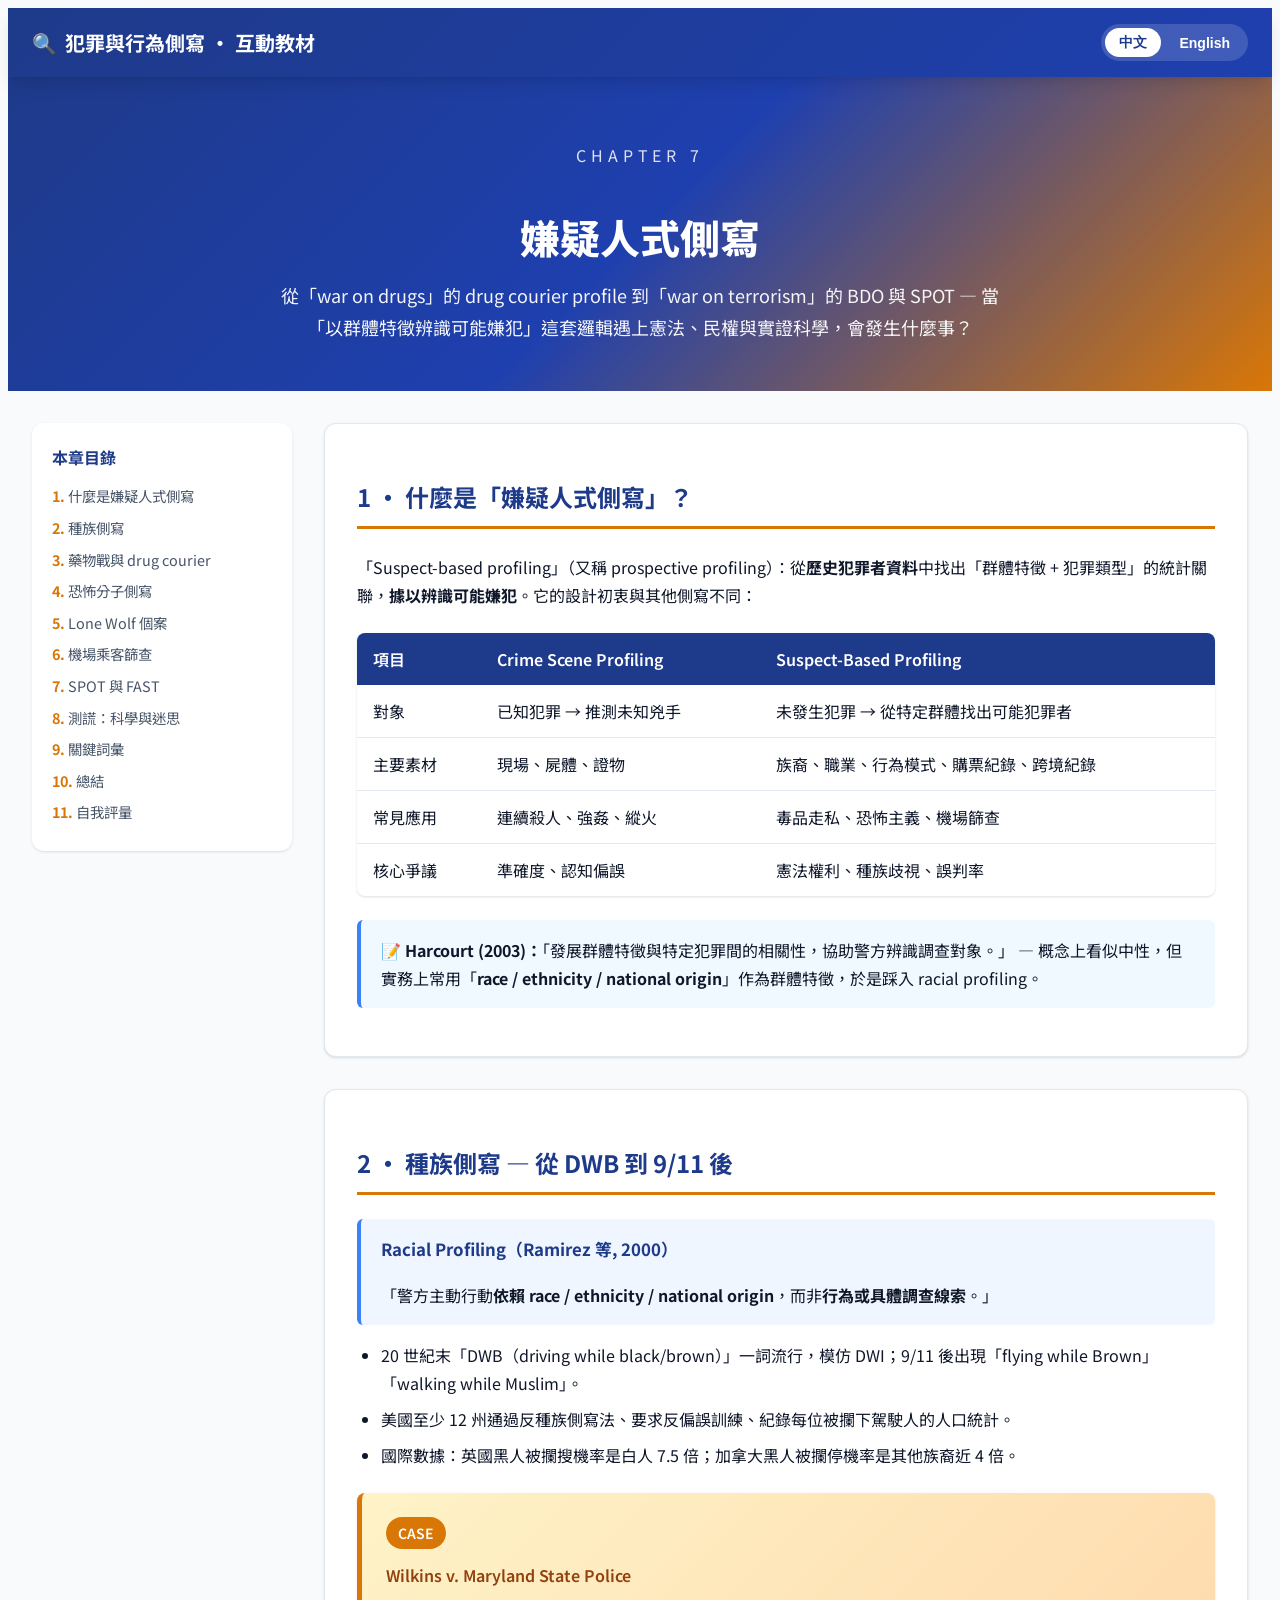
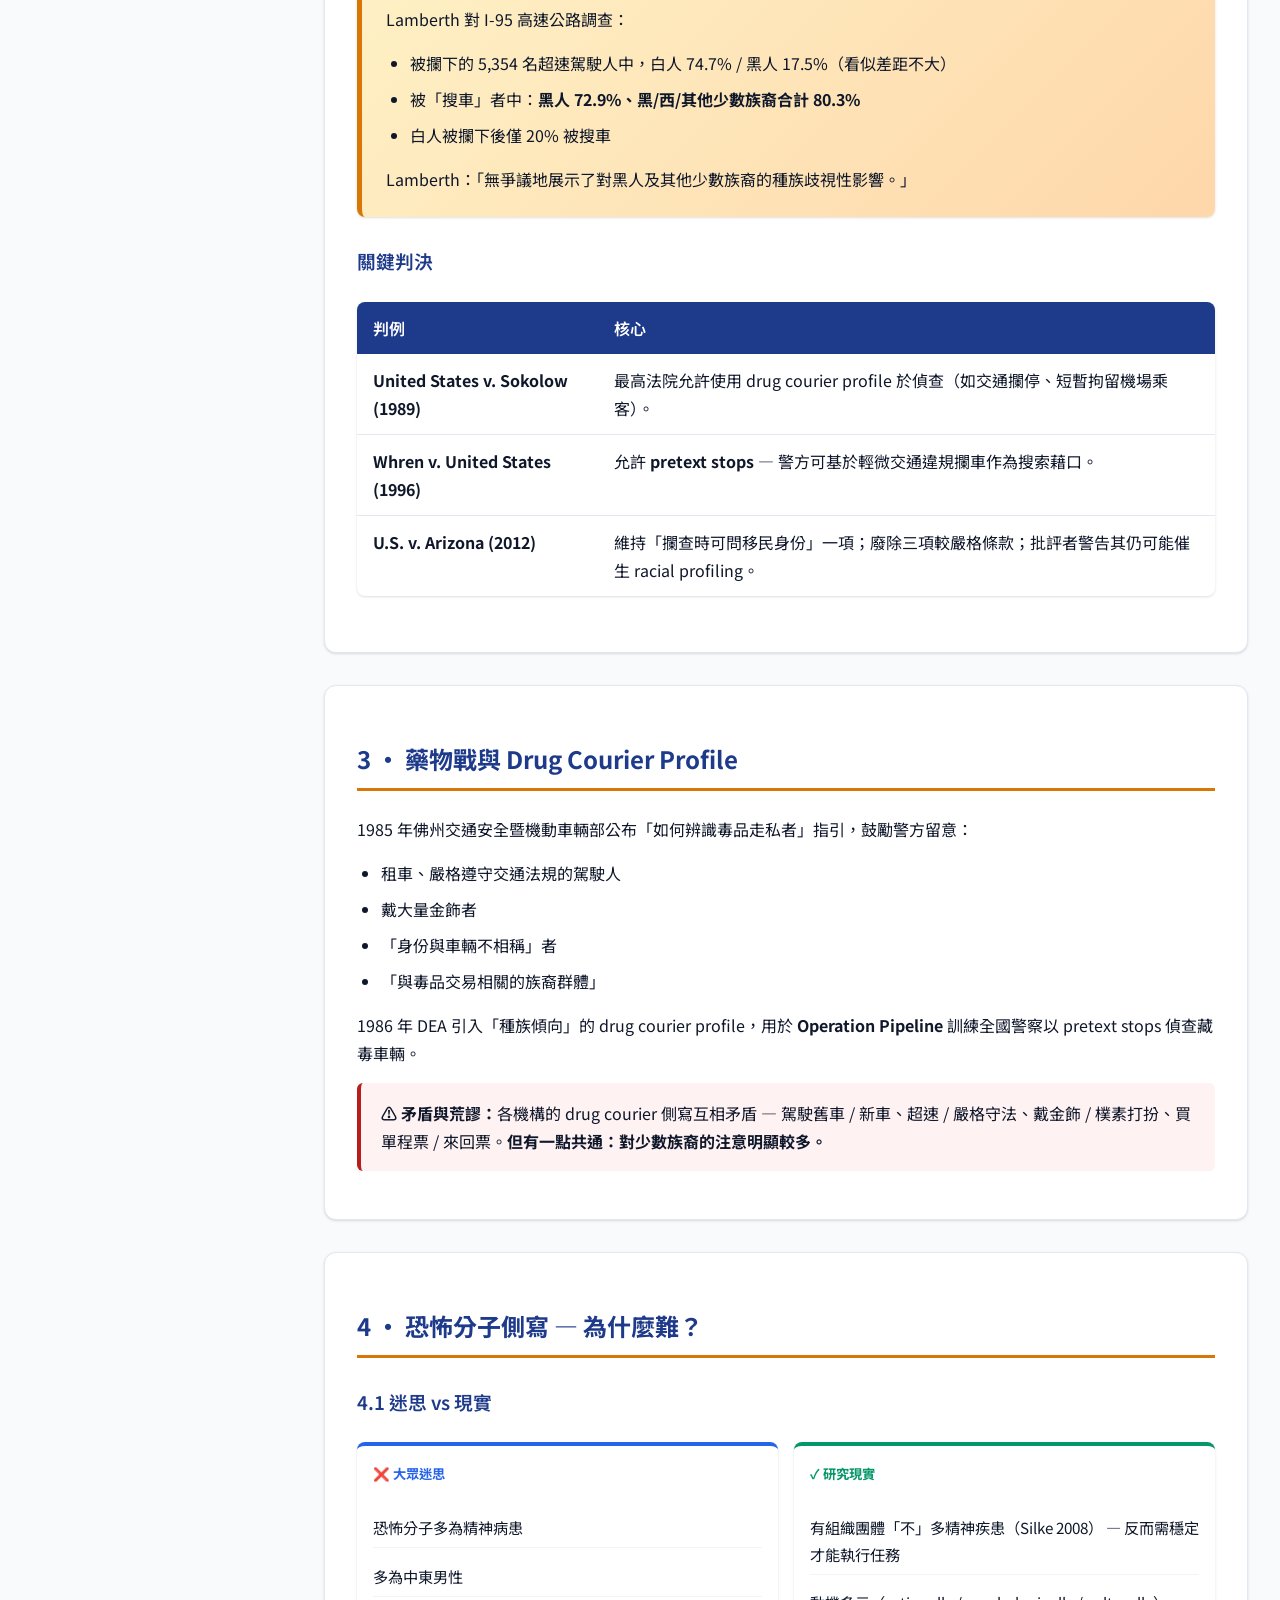
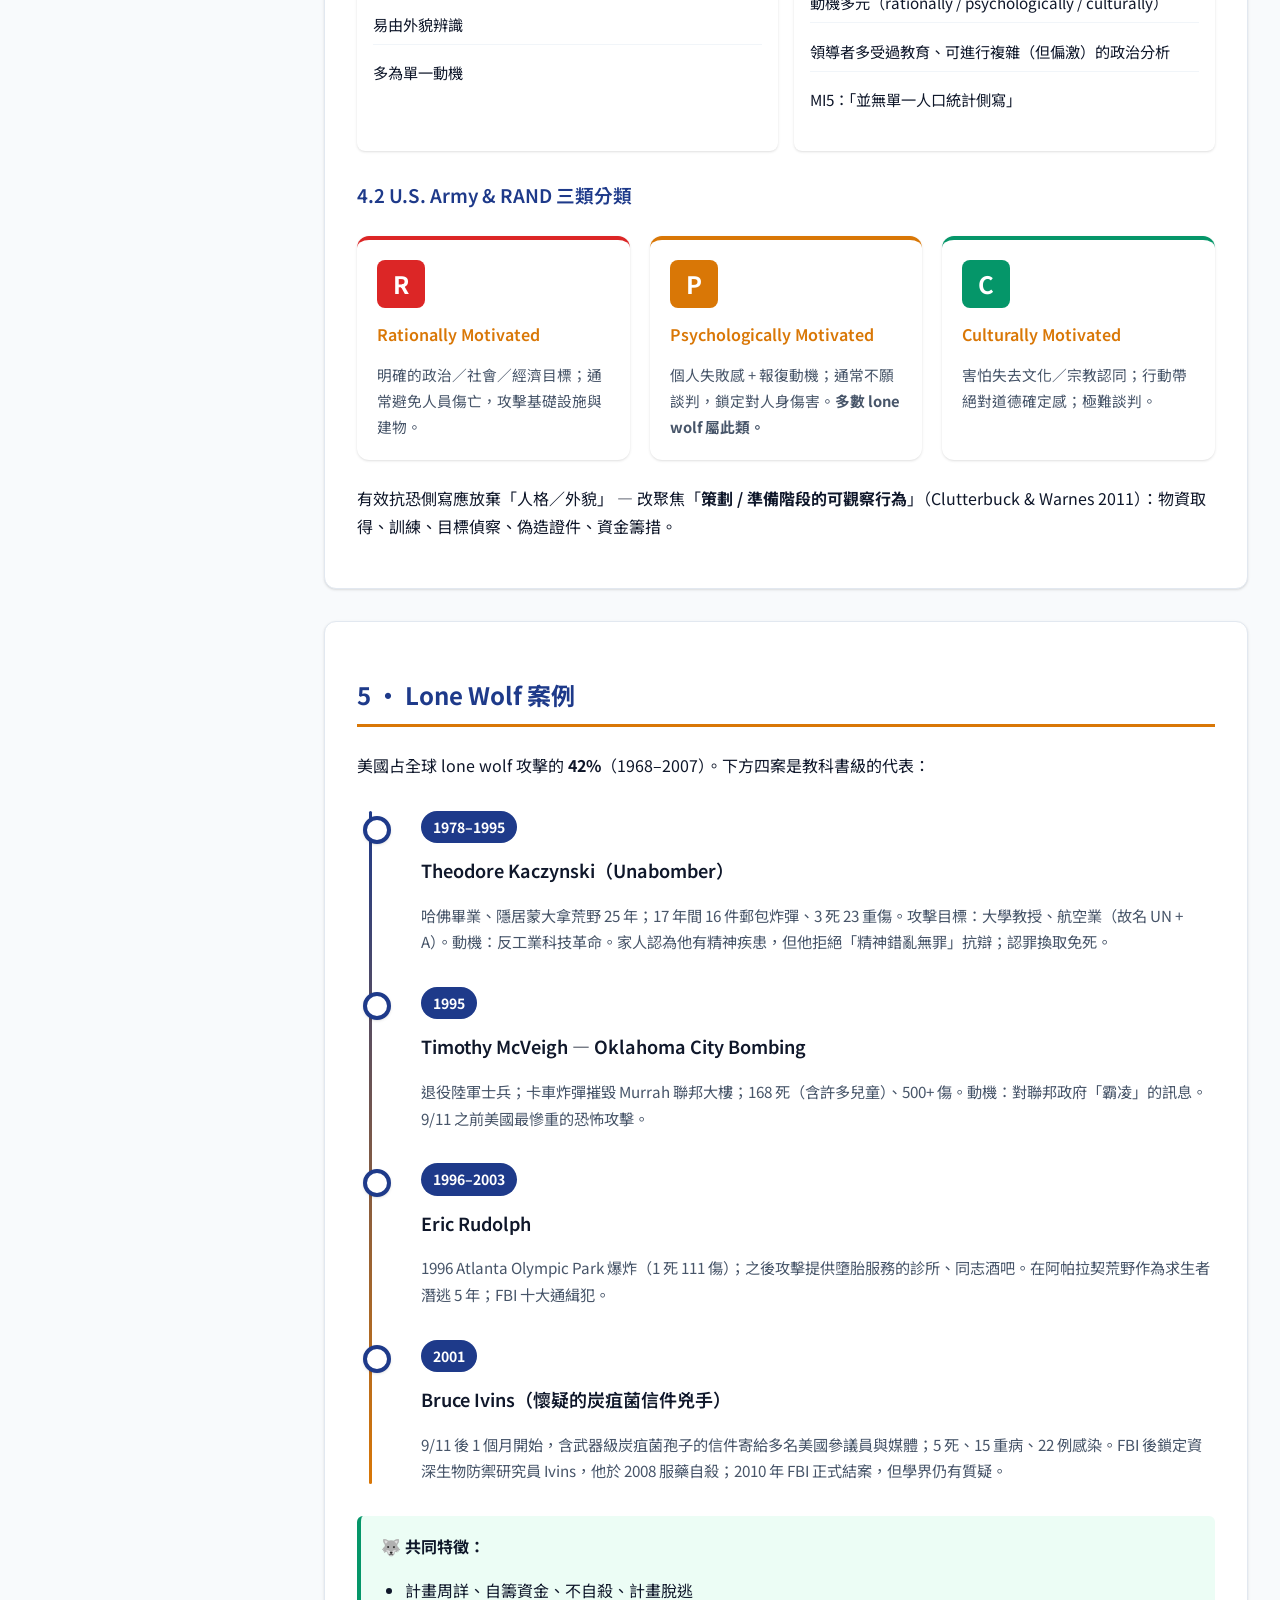
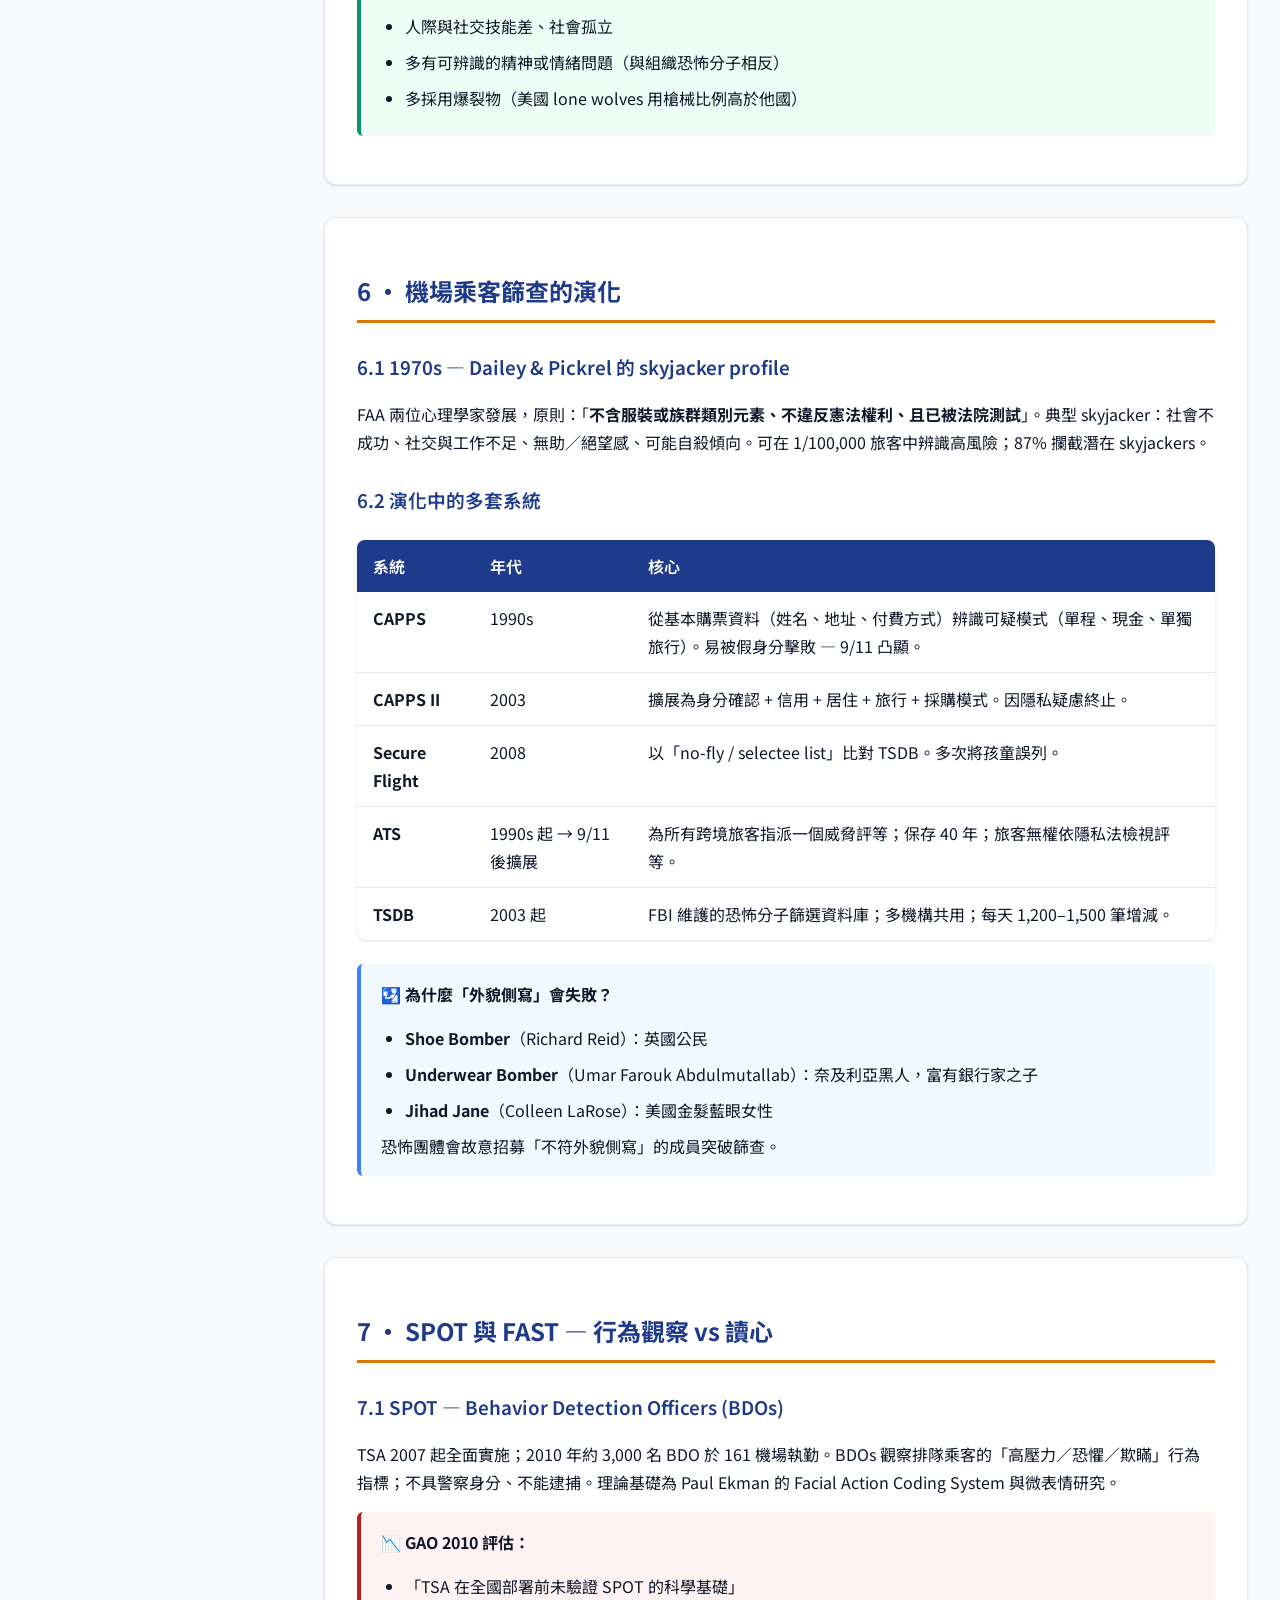
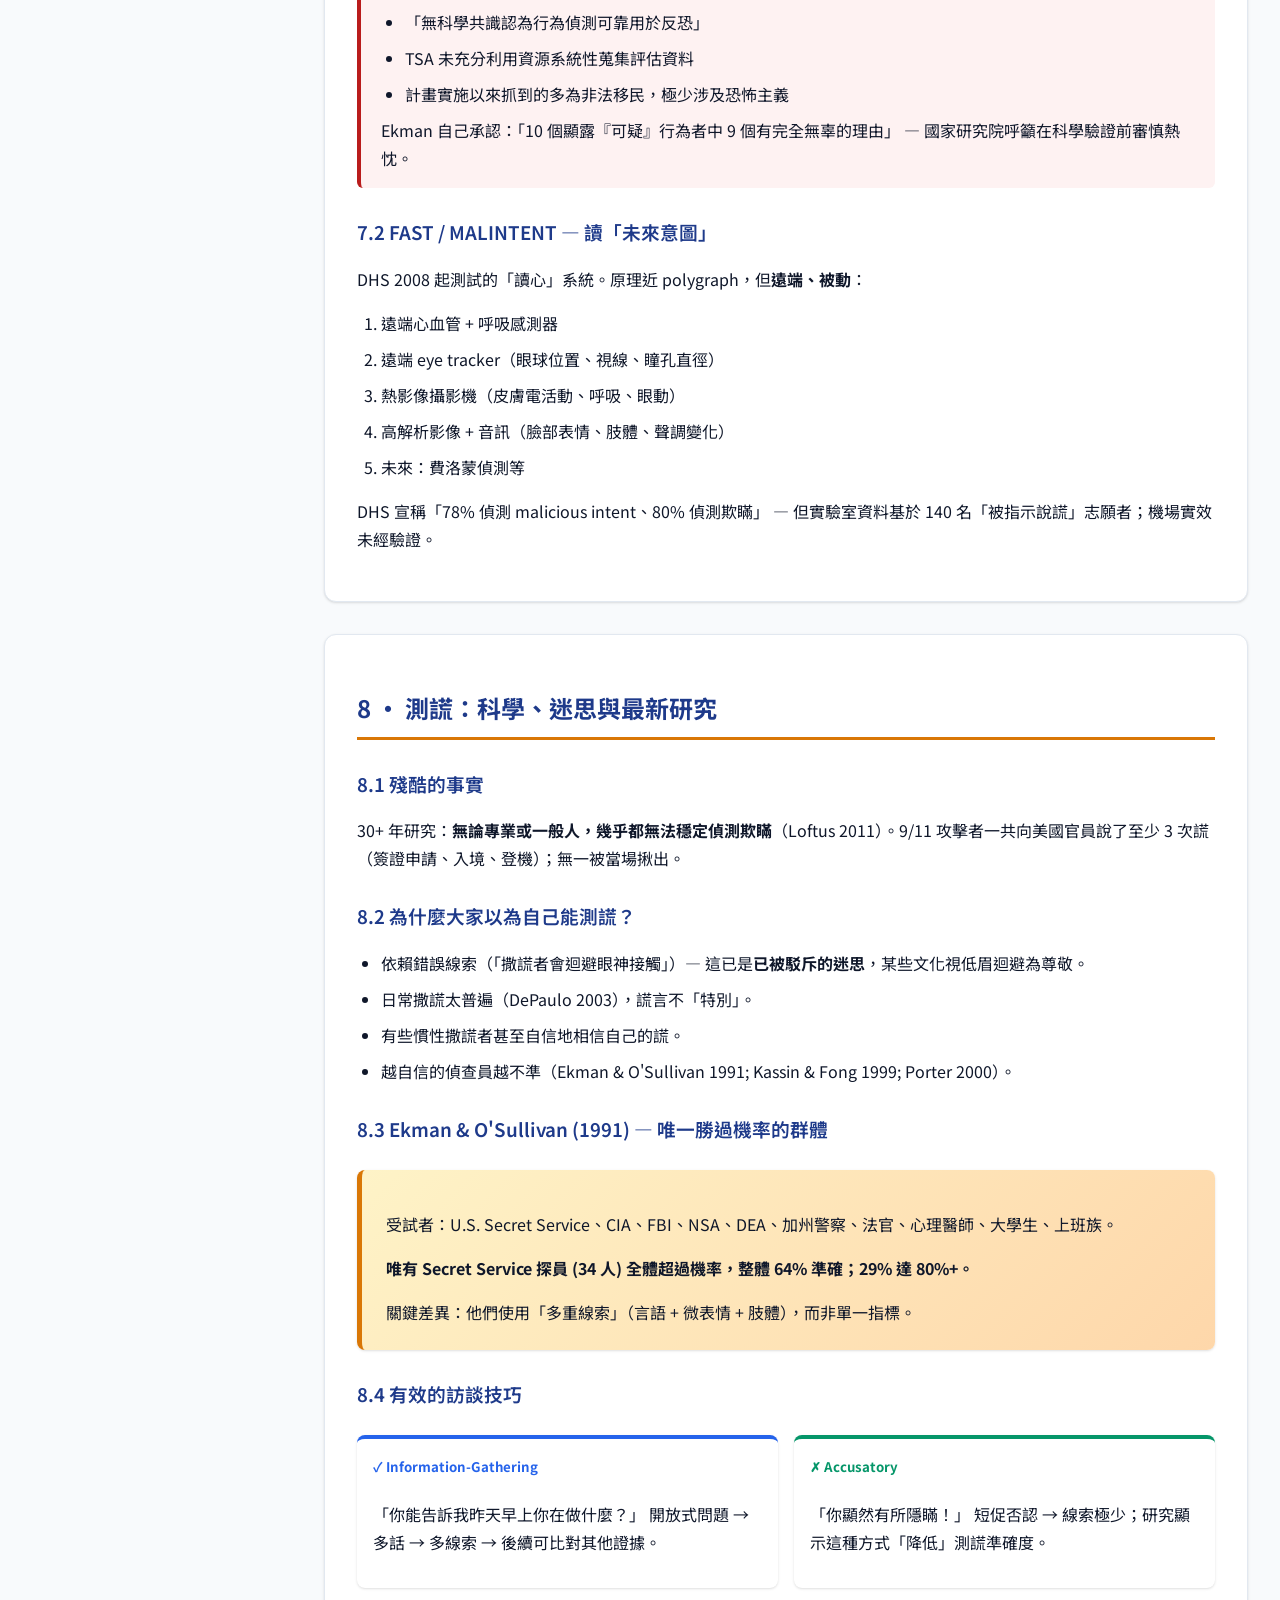
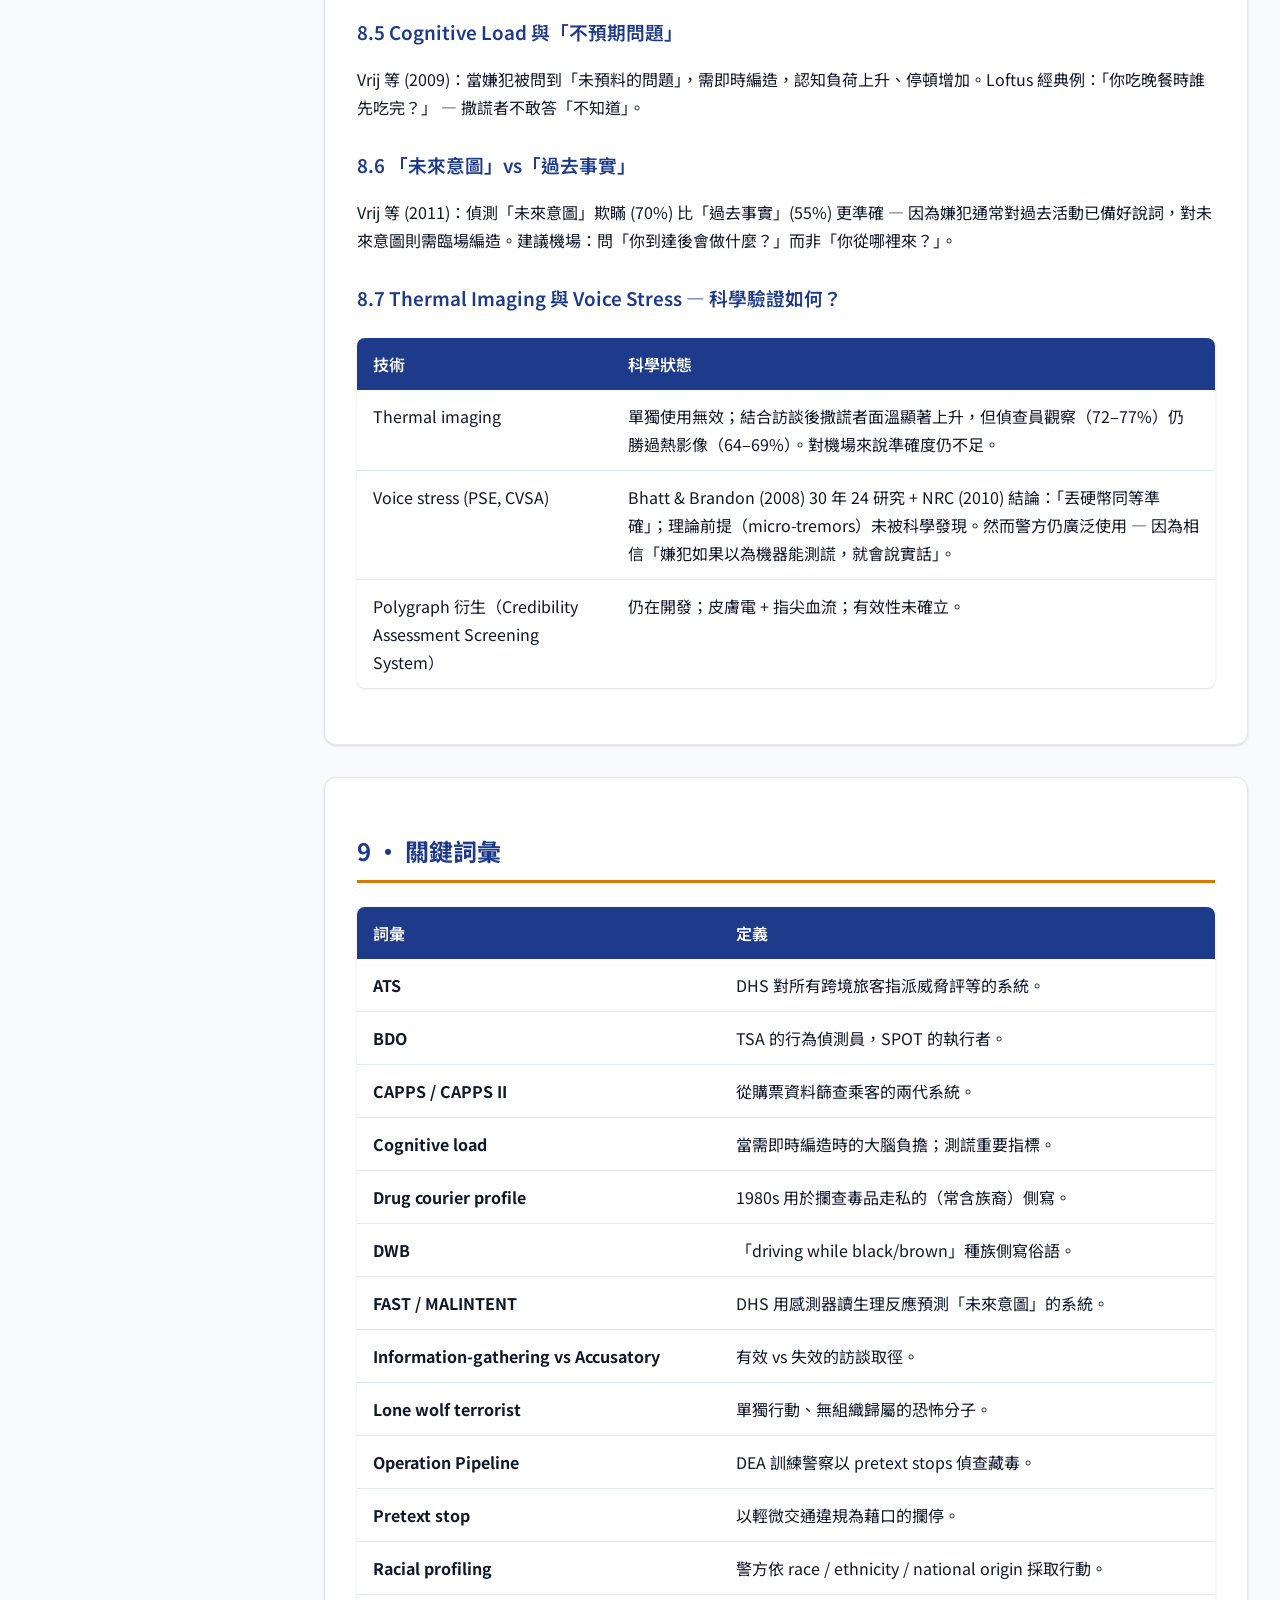
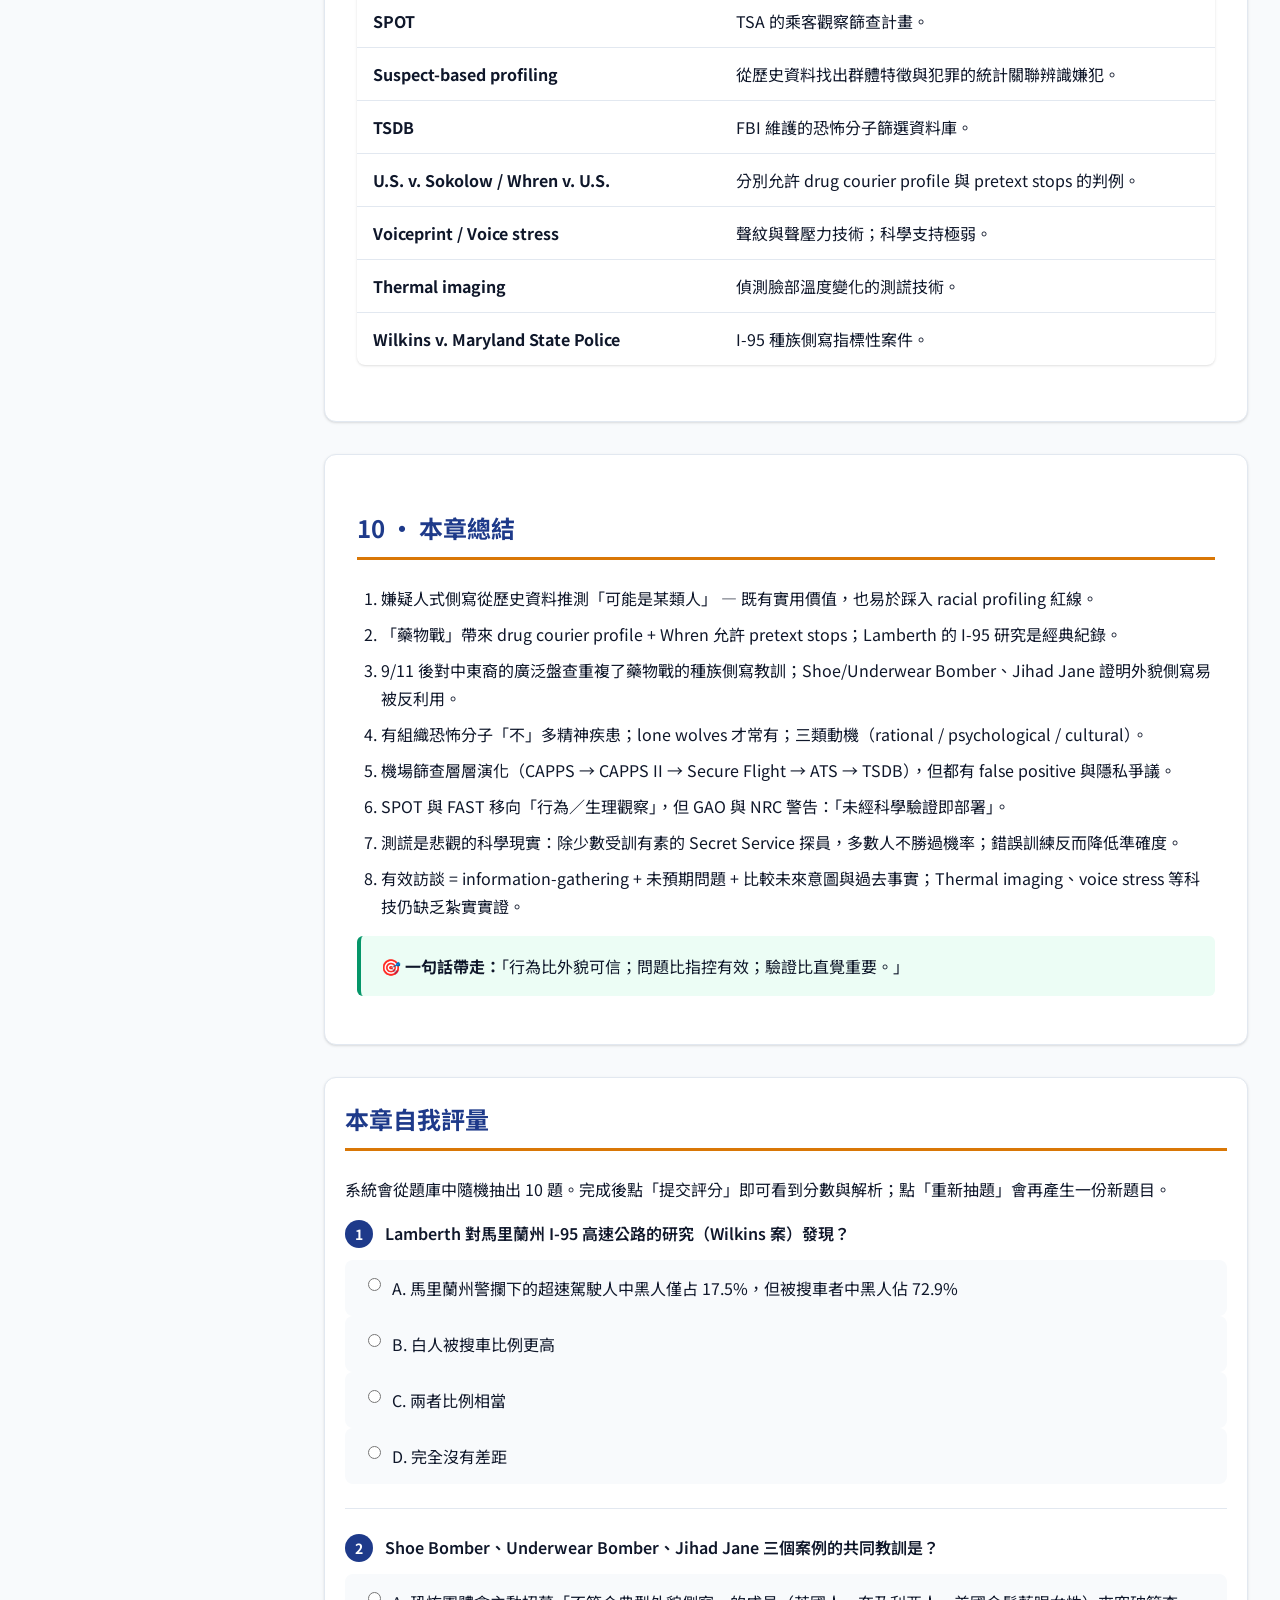
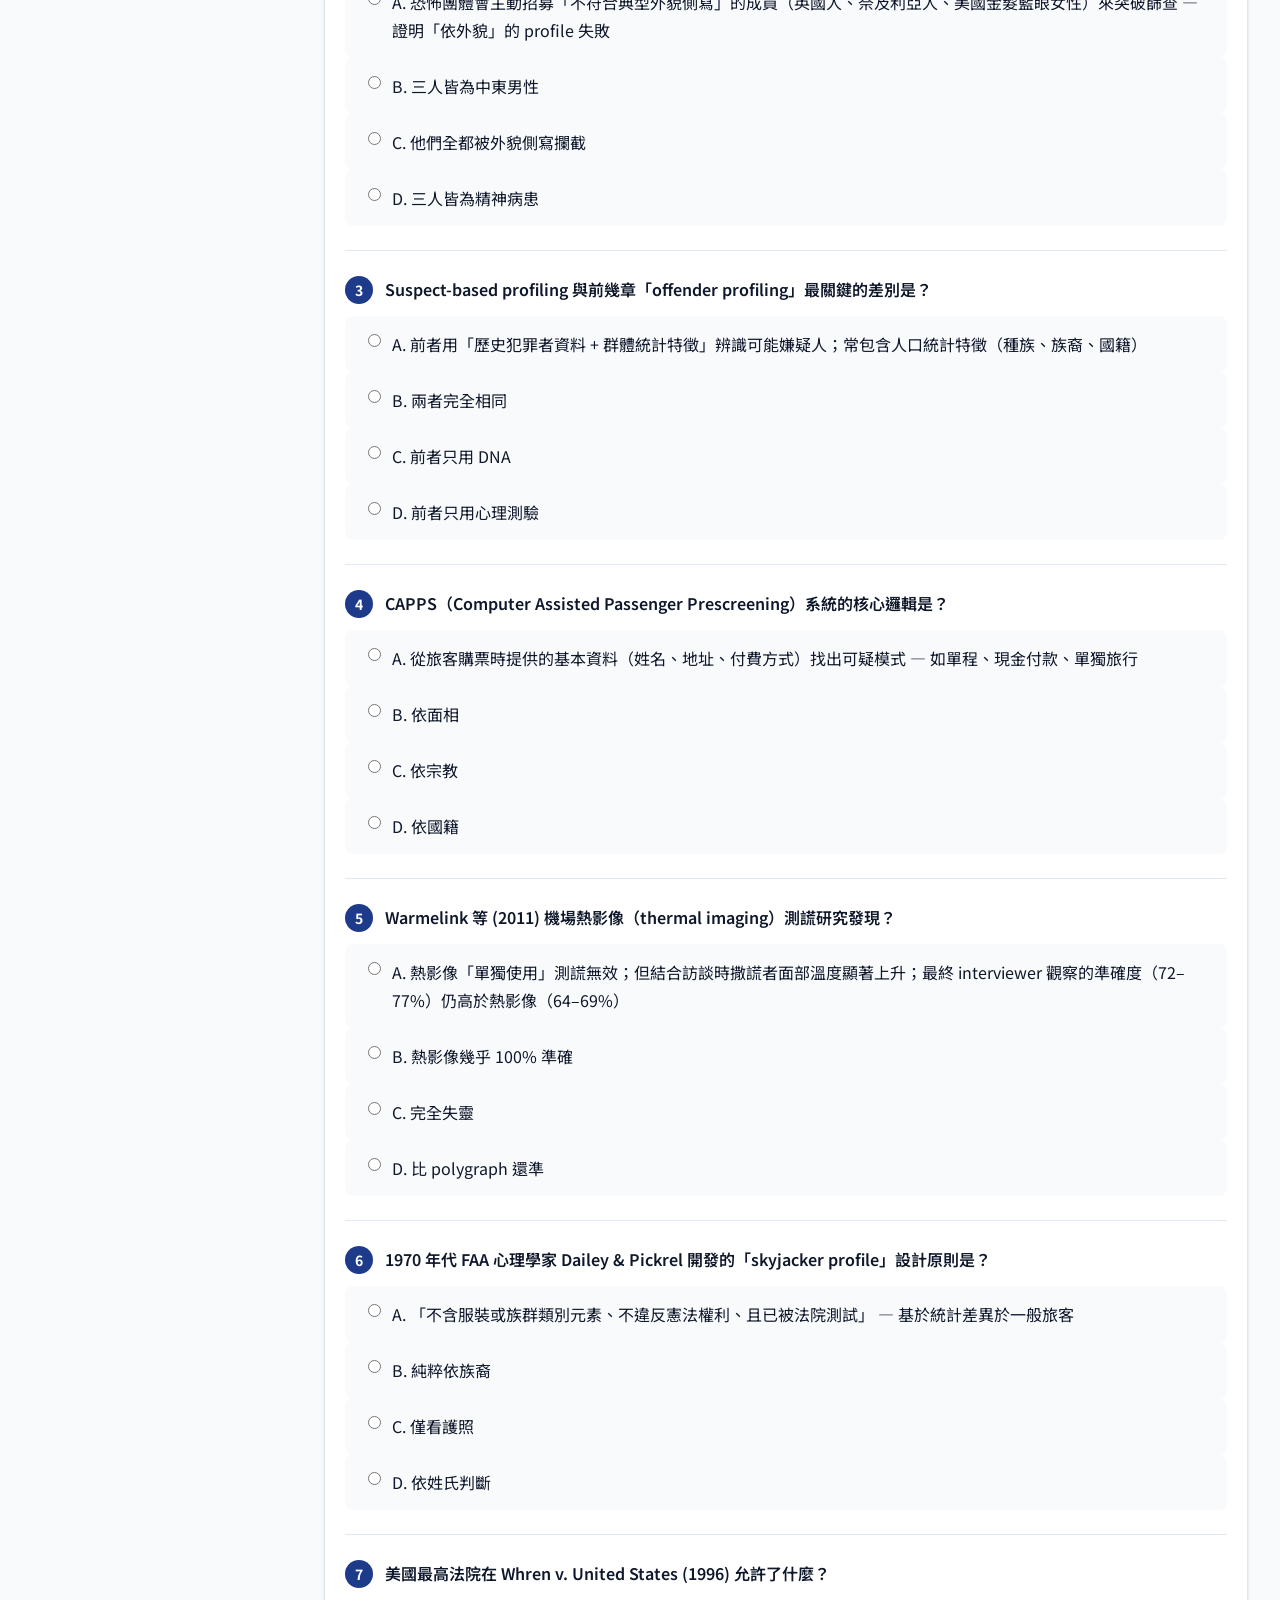
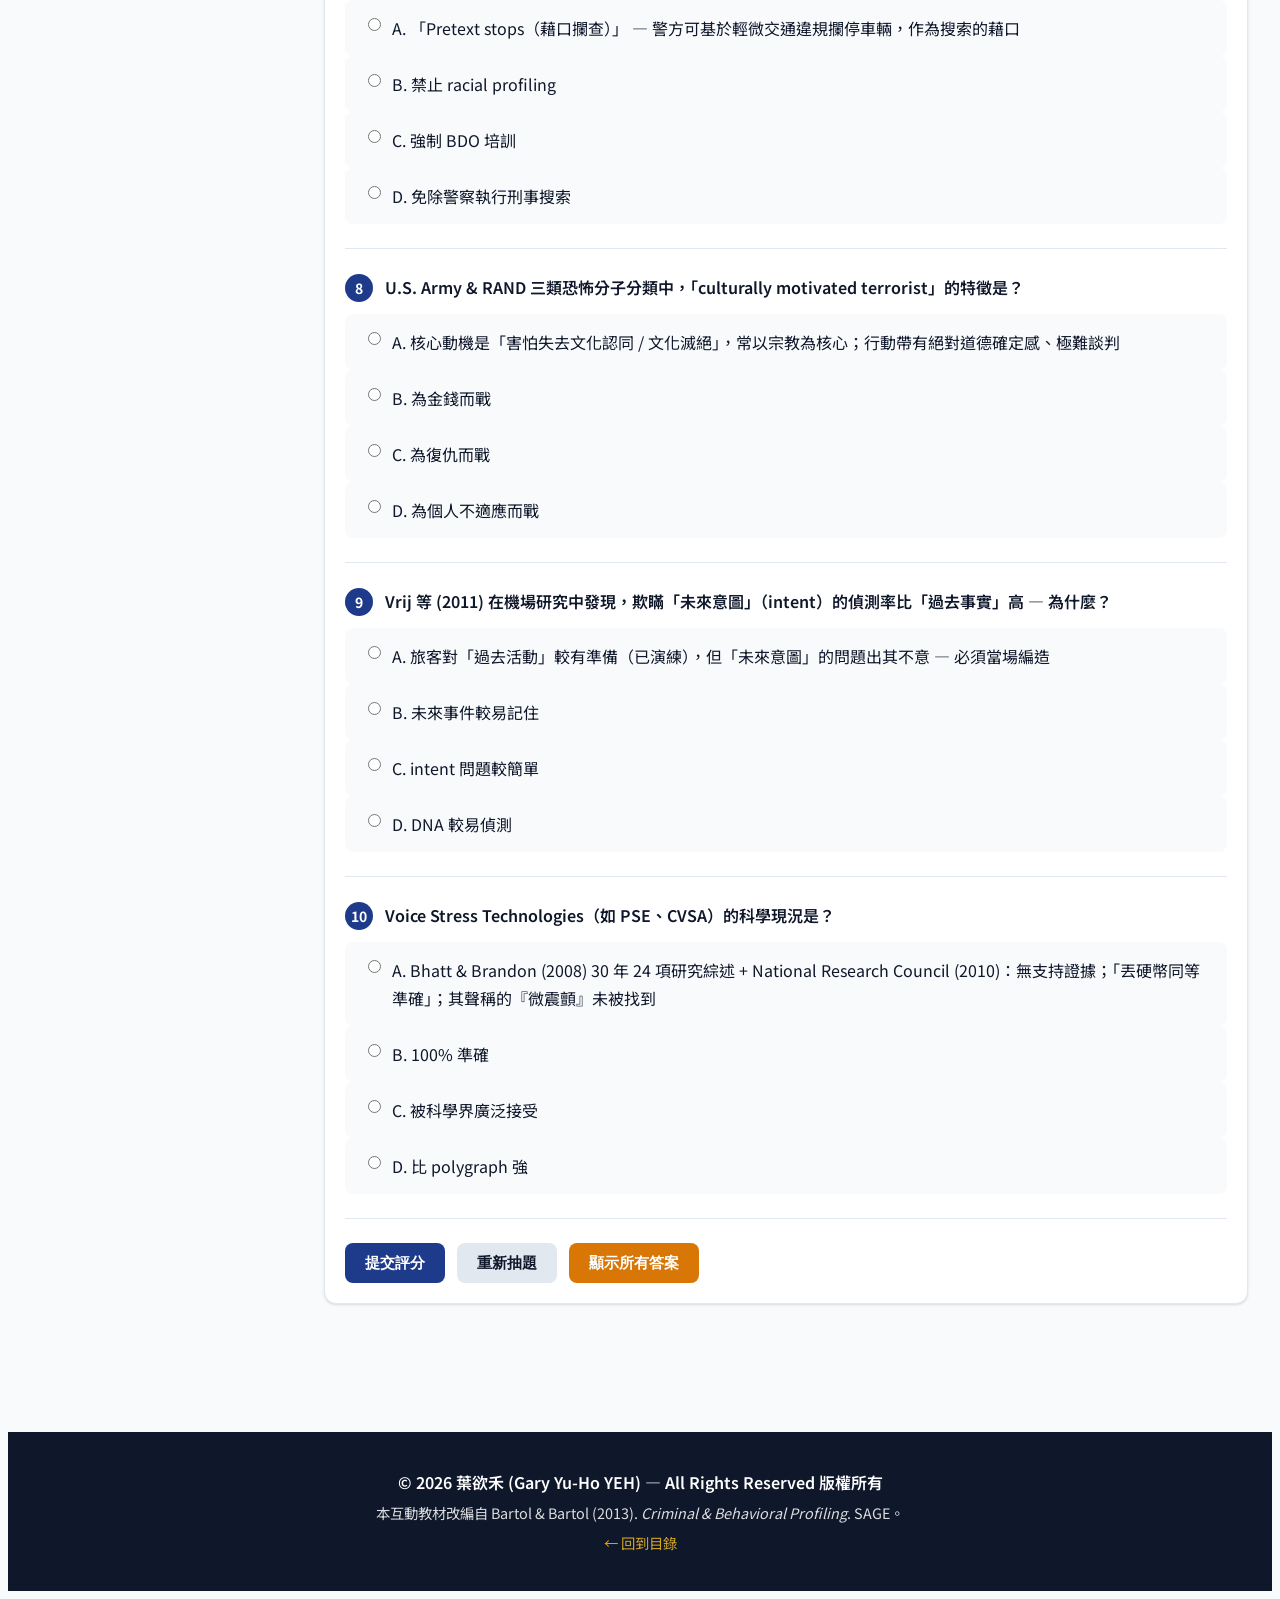
<file: chapters/chapter7.html>
<!DOCTYPE html>
<html lang="zh-Hant">
<head>
<meta charset="UTF-8">
<meta name="viewport" content="width=device-width, initial-scale=1">
<title>Chapter 7：嫌疑人式側寫 — Criminal & Behavioral Profiling 互動教材</title>
<link rel="preconnect" href="https://fonts.googleapis.com">
<link rel="preconnect" href="https://fonts.gstatic.com" crossorigin>
<link href="https://fonts.googleapis.com/css2?family=Noto+Sans+TC:wght@400;500;600;700;800&family=Noto+Sans:wght@400;500;600;700&display=swap" rel="stylesheet">
<link rel="stylesheet" href="../assets/css/style.css">
</head>
<body class="lang-zh">

<header class="site-header"><div class="container">
  <a href="../index.html" class="site-title"><span>🔍</span>
    <span class="lang-zh-only">犯罪與行為側寫 · 互動教材</span>
    <span class="lang-en-only">Criminal & Behavioral Profiling · Interactive</span></a>
  <div class="lang-toggle"><button data-lang="zh" class="active">中文</button><button data-lang="en">English</button></div>
</div></header>

<section class="chapter-hero"><div class="container">
  <div class="lang-zh-only">
    <p style="opacity:.85;letter-spacing:.3em;margin-bottom:.5rem">CHAPTER 7</p>
    <h1>嫌疑人式側寫</h1>
    <p class="subtitle">從「war on drugs」的 drug courier profile 到「war on terrorism」的 BDO 與 SPOT — 當「以群體特徵辨識可能嫌犯」這套邏輯遇上憲法、民權與實證科學，會發生什麼事？</p>
  </div>
  <div class="lang-en-only">
    <p style="opacity:.85;letter-spacing:.3em;margin-bottom:.5rem">CHAPTER 7</p>
    <h1>Suspect-Based Profiling</h1>
    <p class="subtitle">From the drug-war's drug courier profile to the terror-war's BDOs and SPOT — what happens when "identifying suspects from group traits" collides with the Constitution, civil rights, and empirical science?</p>
  </div>
</div></section>

<div class="chapter-layout">
  <aside><nav class="chapter-toc">
    <div class="lang-zh-only"><h4>本章目錄</h4></div><div class="lang-en-only"><h4>Contents</h4></div>
    <ol>
      <li><a href="#what"><span class="lang-zh-only">什麼是嫌疑人式側寫</span><span class="lang-en-only">What Is It</span></a></li>
      <li><a href="#racial"><span class="lang-zh-only">種族側寫</span><span class="lang-en-only">Racial Profiling</span></a></li>
      <li><a href="#drug-war"><span class="lang-zh-only">藥物戰與 drug courier</span><span class="lang-en-only">Drug War &amp; Drug Courier</span></a></li>
      <li><a href="#terrorism"><span class="lang-zh-only">恐怖分子側寫</span><span class="lang-en-only">Profiling Terrorists</span></a></li>
      <li><a href="#lone-wolf"><span class="lang-zh-only">Lone Wolf 個案</span><span class="lang-en-only">Lone Wolves</span></a></li>
      <li><a href="#passenger"><span class="lang-zh-only">機場乘客篩查</span><span class="lang-en-only">Passenger Screening</span></a></li>
      <li><a href="#spot-fast"><span class="lang-zh-only">SPOT 與 FAST</span><span class="lang-en-only">SPOT &amp; FAST</span></a></li>
      <li><a href="#deception"><span class="lang-zh-only">測謊：科學與迷思</span><span class="lang-en-only">Deception: Science &amp; Myth</span></a></li>
      <li><a href="#glossary"><span class="lang-zh-only">關鍵詞彙</span><span class="lang-en-only">Glossary</span></a></li>
      <li><a href="#summary"><span class="lang-zh-only">總結</span><span class="lang-en-only">Summary</span></a></li>
      <li><a href="#quiz"><span class="lang-zh-only">自我評量</span><span class="lang-en-only">Quiz</span></a></li>
    </ol>
  </nav></aside>

  <main>

    <section id="what" class="section-card">
      <div class="lang-zh-only">
        <h2>1 · 什麼是「嫌疑人式側寫」？</h2>
        <p>「Suspect-based profiling」（又稱 prospective profiling）：從<strong>歷史犯罪者資料</strong>中找出「群體特徵 + 犯罪類型」的統計關聯，<strong>據以辨識可能嫌犯</strong>。它的設計初衷與其他側寫不同：</p>

        <table class="compare-table">
          <thead><tr><th>項目</th><th>Crime Scene Profiling</th><th>Suspect-Based Profiling</th></tr></thead>
          <tbody>
            <tr><td>對象</td><td>已知犯罪 → 推測未知兇手</td><td>未發生犯罪 → 從特定群體找出可能犯罪者</td></tr>
            <tr><td>主要素材</td><td>現場、屍體、證物</td><td>族裔、職業、行為模式、購票紀錄、跨境紀錄</td></tr>
            <tr><td>常見應用</td><td>連續殺人、強姦、縱火</td><td>毒品走私、恐怖主義、機場篩查</td></tr>
            <tr><td>核心爭議</td><td>準確度、認知偏誤</td><td>憲法權利、種族歧視、誤判率</td></tr>
          </tbody>
        </table>

        <div class="callout">
          <strong>📝 Harcourt (2003)：</strong>「發展群體特徵與特定犯罪間的相關性，協助警方辨識調查對象。」 — 概念上看似中性，但實務上常用「<strong>race / ethnicity / national origin</strong>」作為群體特徵，於是踩入 racial profiling。
        </div>
      </div>

      <div class="lang-en-only">
        <h2>1 · What Is Suspect-Based Profiling?</h2>
        <p>"Suspect-based profiling" (a.k.a. prospective profiling): uses <strong>historical offender data</strong> to find statistical links between group traits and crime types, then <strong>flags possible suspects</strong>. Its design differs from other profiling:</p>

        <table class="compare-table">
          <thead><tr><th></th><th>Crime Scene Profiling</th><th>Suspect-Based Profiling</th></tr></thead>
          <tbody>
            <tr><td>Subject</td><td>Known crime → infer unknown offender</td><td>No crime yet → find possible offenders in a group</td></tr>
            <tr><td>Inputs</td><td>Scene, body, evidence</td><td>Race, occupation, behavior, ticket records, border records</td></tr>
            <tr><td>Typical use</td><td>Serial murder, rape, arson</td><td>Drug trafficking, terrorism, airport screening</td></tr>
            <tr><td>Core controversy</td><td>Accuracy, cognitive bias</td><td>Constitutional rights, racial bias, false positives</td></tr>
          </tbody>
        </table>

        <div class="callout">
          <strong>📝 Harcourt (2003):</strong> "Develop correlations between specific criminal activity and certain group-based traits to help police identify potential suspects." Neutral in theory, but in practice the "group traits" often become <strong>race/ethnicity/national origin</strong> — racial profiling territory.
        </div>
      </div>
    </section>

    <section id="racial" class="section-card">
      <div class="lang-zh-only">
        <h2>2 · 種族側寫 — 從 DWB 到 9/11 後</h2>
        <div class="concept-card">
          <div class="concept-term">Racial Profiling（Ramirez 等, 2000）</div>
          <p style="margin-bottom:0">「警方主動行動<strong>依賴 race / ethnicity / national origin</strong>，而非<strong>行為或具體調查線索</strong>。」</p>
        </div>
        <ul>
          <li>20 世紀末「DWB（driving while black/brown）」一詞流行，模仿 DWI；9/11 後出現「flying while Brown」「walking while Muslim」。</li>
          <li>美國至少 12 州通過反種族側寫法、要求反偏誤訓練、紀錄每位被攔下駕駛人的人口統計。</li>
          <li>國際數據：英國黑人被攔搜機率是白人 7.5 倍；加拿大黑人被攔停機率是其他族裔近 4 倍。</li>
        </ul>

        <div class="focus-box">
          <span class="focus-label">CASE</span>
          <h4>Wilkins v. Maryland State Police</h4>
          <p>Lamberth 對 I-95 高速公路調查：</p>
          <ul>
            <li>被攔下的 5,354 名超速駕駛人中，白人 74.7% / 黑人 17.5%（看似差距不大）</li>
            <li>被「搜車」者中：<strong>黑人 72.9%、黑/西/其他少數族裔合計 80.3%</strong></li>
            <li>白人被攔下後僅 20% 被搜車</li>
          </ul>
          <p style="margin-bottom:0">Lamberth：「無爭議地展示了對黑人及其他少數族裔的種族歧視性影響。」</p>
        </div>

        <h3>關鍵判決</h3>
        <table class="compare-table">
          <thead><tr><th>判例</th><th>核心</th></tr></thead>
          <tbody>
            <tr><td><strong>United States v. Sokolow (1989)</strong></td><td>最高法院允許使用 drug courier profile 於偵查（如交通攔停、短暫拘留機場乘客）。</td></tr>
            <tr><td><strong>Whren v. United States (1996)</strong></td><td>允許 <strong>pretext stops</strong> — 警方可基於輕微交通違規攔車作為搜索藉口。</td></tr>
            <tr><td><strong>U.S. v. Arizona (2012)</strong></td><td>維持「攔查時可問移民身份」一項；廢除三項較嚴格條款；批評者警告其仍可能催生 racial profiling。</td></tr>
          </tbody>
        </table>
      </div>

      <div class="lang-en-only">
        <h2>2 · Racial Profiling — From DWB to Post-9/11</h2>
        <div class="concept-card">
          <div class="concept-term">Racial Profiling (Ramirez et al., 2000)</div>
          <p style="margin-bottom:0">"Police-initiated action that relies on <strong>race, ethnicity, or national origin</strong> rather than <strong>behavior or specific investigative leads</strong>."</p>
        </div>
        <ul>
          <li>"DWB (driving while black/brown)" — late-20C slang mimicking DWI; post-9/11 "flying while Brown," "walking while Muslim."</li>
          <li>At least 12 U.S. states passed anti-profiling laws requiring bias training and statistics on every stop.</li>
          <li>International data: UK Black motorists are stopped/searched 7.5× more than whites; Canadian Black drivers stopped ~4× more.</li>
        </ul>

        <div class="focus-box">
          <span class="focus-label">CASE</span>
          <h4>Wilkins v. Maryland State Police</h4>
          <p>Lamberth's I-95 study:</p>
          <ul>
            <li>Of 5,354 stopped speeders: 74.7% white, 17.5% Black (apparently small gap)</li>
            <li>Of those searched: <strong>72.9% Black; 80.3% Black/Hispanic/other minority</strong></li>
            <li>Only 20% of stopped whites were searched</li>
          </ul>
          <p style="margin-bottom:0">Lamberth: "shows without question a racially discriminatory impact on Black and other minority motorists."</p>
        </div>

        <h3>Key Rulings</h3>
        <table class="compare-table">
          <thead><tr><th>Case</th><th>Core</th></tr></thead>
          <tbody>
            <tr><td><strong>United States v. Sokolow (1989)</strong></td><td>Allowed use of the drug courier profile (traffic stops, airport brief detentions).</td></tr>
            <tr><td><strong>Whren v. United States (1996)</strong></td><td>Allowed <strong>pretext stops</strong> — minor traffic infractions as a pretext for searching.</td></tr>
            <tr><td><strong>U.S. v. Arizona (2012)</strong></td><td>Upheld "ask immigration status during stops"; struck down three harsher provisions; critics warn of profiling.</td></tr>
          </tbody>
        </table>
      </div>
    </section>

    <section id="drug-war" class="section-card">
      <div class="lang-zh-only">
        <h2>3 · 藥物戰與 Drug Courier Profile</h2>
        <p>1985 年佛州交通安全暨機動車輛部公布「如何辨識毒品走私者」指引，鼓勵警方留意：</p>
        <ul>
          <li>租車、嚴格遵守交通法規的駕駛人</li>
          <li>戴大量金飾者</li>
          <li>「身份與車輛不相稱」者</li>
          <li>「與毒品交易相關的族裔群體」</li>
        </ul>
        <p>1986 年 DEA 引入「種族傾向」的 drug courier profile，用於 <strong>Operation Pipeline</strong> 訓練全國警察以 pretext stops 偵查藏毒車輛。</p>

        <div class="callout callout-warn">
          <strong>⚠️ 矛盾與荒謬：</strong>各機構的 drug courier 側寫互相矛盾 — 駕駛舊車 / 新車、超速 / 嚴格守法、戴金飾 / 樸素打扮、買單程票 / 來回票。<strong>但有一點共通：對少數族裔的注意明顯較多。</strong>
        </div>
      </div>

      <div class="lang-en-only">
        <h2>3 · The Drug War &amp; the Drug Courier Profile</h2>
        <p>In 1985, Florida's DHSMV issued "drug courier" guidance — urging officers to suspect:</p>
        <ul>
          <li>Rental cars or drivers scrupulously obeying laws</li>
          <li>Drivers wearing lots of gold</li>
          <li>Drivers whose status "doesn't fit" their vehicle</li>
          <li>"Ethnic groups associated with the drug trade"</li>
        </ul>
        <p>In 1986 the DEA distributed a racially-tinged courier profile for <strong>Operation Pipeline</strong>, training officers nationwide to use pretext stops for drug searches.</p>

        <div class="callout callout-warn">
          <strong>⚠️ Contradictions:</strong> Drug courier profiles often contradict each other — old car / new car, speeding / law-abiding, gold jewelry / plain dress, one-way / round-trip tickets. <strong>But they consistently flag minorities.</strong>
        </div>
      </div>
    </section>

    <section id="terrorism" class="section-card">
      <div class="lang-zh-only">
        <h2>4 · 恐怖分子側寫 — 為什麼難？</h2>

        <h3>4.1 迷思 vs 現實</h3>
        <div class="profile-compare">
          <div class="profile-col predicted"><h5>❌ 大眾迷思</h5>
            <ul>
              <li>恐怖分子多為精神病患</li>
              <li>多為中東男性</li>
              <li>易由外貌辨識</li>
              <li>多為單一動機</li>
            </ul>
          </div>
          <div class="profile-col actual"><h5>✓ 研究現實</h5>
            <ul>
              <li>有組織團體「不」多精神疾患（Silke 2008） — 反而需穩定才能執行任務</li>
              <li>動機多元（rationally / psychologically / culturally）</li>
              <li>領導者多受過教育、可進行複雜（但偏激）的政治分析</li>
              <li>MI5：「並無單一人口統計側寫」</li>
            </ul>
          </div>
        </div>

        <h3>4.2 U.S. Army &amp; RAND 三類分類</h3>
        <div class="area-grid">
          <article class="area-card area-1"><div class="area-icon">R</div>
            <div class="lang-zh-only"><h4>Rationally Motivated</h4><p>明確的政治／社會／經濟目標；通常避免人員傷亡，攻擊基礎設施與建物。</p></div>
          </article>
          <article class="area-card area-2"><div class="area-icon">P</div>
            <div class="lang-zh-only"><h4>Psychologically Motivated</h4><p>個人失敗感 + 報復動機；通常不願談判，鎖定對人身傷害。<strong>多數 lone wolf 屬此類。</strong></p></div>
          </article>
          <article class="area-card area-3"><div class="area-icon">C</div>
            <div class="lang-zh-only"><h4>Culturally Motivated</h4><p>害怕失去文化／宗教認同；行動帶絕對道德確定感；極難談判。</p></div>
          </article>
        </div>

        <p>有效抗恐側寫應放棄「人格／外貌」 — 改聚焦「<strong>策劃 / 準備階段的可觀察行為</strong>」（Clutterbuck &amp; Warnes 2011）：物資取得、訓練、目標偵察、偽造證件、資金籌措。</p>
      </div>

      <div class="lang-en-only">
        <h2>4 · Profiling Terrorists — Why Is It Hard?</h2>

        <h3>4.1 Myth vs Reality</h3>
        <div class="profile-compare">
          <div class="profile-col predicted"><h5>❌ Popular Myths</h5>
            <ul>
              <li>Terrorists are mostly mentally ill</li>
              <li>Mostly Middle-Eastern men</li>
              <li>Easily identified by appearance</li>
              <li>Single motive</li>
            </ul>
          </div>
          <div class="profile-col actual"><h5>✓ Research Reality</h5>
            <ul>
              <li>Organized groups have NO excess mental illness (Silke 2008) — stability is required</li>
              <li>Multiple motivations (rational / psychological / cultural)</li>
              <li>Leaders are educated; sophisticated (if biased) analysis</li>
              <li>MI5: "no single demographic profile"</li>
            </ul>
          </div>
        </div>

        <h3>4.2 U.S. Army &amp; RAND Typology</h3>
        <div class="area-grid">
          <article class="area-card area-1"><div class="area-icon">R</div>
            <div class="lang-en-only"><h4>Rationally Motivated</h4><p>Clear political/social/economic goals; usually avoids casualties; attacks infrastructure.</p></div>
          </article>
          <article class="area-card area-2"><div class="area-icon">P</div>
            <div class="lang-en-only"><h4>Psychologically Motivated</h4><p>Personal failure + revenge motive; rarely negotiates; targets persons. <strong>Most lone wolves fit here.</strong></p></div>
          </article>
          <article class="area-card area-3"><div class="area-icon">C</div>
            <div class="lang-en-only"><h4>Culturally Motivated</h4><p>Fear of cultural/religious extinction; acts with absolute moral certainty; very hard to negotiate.</p></div>
          </article>
        </div>

        <p>Effective counter-terror profiling should drop "personality/appearance" — focus on <strong>observable planning/preparation behaviors</strong> (Clutterbuck &amp; Warnes 2011): material acquisition, training, target recon, fake documents, fundraising.</p>
      </div>
    </section>

    <section id="lone-wolf" class="section-card">
      <div class="lang-zh-only">
        <h2>5 · Lone Wolf 案例</h2>
        <p>美國占全球 lone wolf 攻擊的 <strong>42%</strong>（1968–2007）。下方四案是教科書級的代表：</p>

        <div class="timeline">
          <div class="timeline-item"><span class="year">1978–1995</span>
            <h4>Theodore Kaczynski（Unabomber）</h4>
            <p>哈佛畢業、隱居蒙大拿荒野 25 年；17 年間 16 件郵包炸彈、3 死 23 重傷。攻擊目標：大學教授、航空業（故名 UN + A）。動機：反工業科技革命。家人認為他有精神疾患，但他拒絕「精神錯亂無罪」抗辯；認罪換取免死。</p>
          </div>
          <div class="timeline-item"><span class="year">1995</span>
            <h4>Timothy McVeigh — Oklahoma City Bombing</h4>
            <p>退役陸軍士兵；卡車炸彈摧毀 Murrah 聯邦大樓；168 死（含許多兒童）、500+ 傷。動機：對聯邦政府「霸凌」的訊息。9/11 之前美國最慘重的恐怖攻擊。</p>
          </div>
          <div class="timeline-item"><span class="year">1996–2003</span>
            <h4>Eric Rudolph</h4>
            <p>1996 Atlanta Olympic Park 爆炸（1 死 111 傷）；之後攻擊提供墮胎服務的診所、同志酒吧。在阿帕拉契荒野作為求生者潛逃 5 年；FBI 十大通緝犯。</p>
          </div>
          <div class="timeline-item"><span class="year">2001</span>
            <h4>Bruce Ivins（懷疑的炭疽菌信件兇手）</h4>
            <p>9/11 後 1 個月開始，含武器級炭疽菌孢子的信件寄給多名美國參議員與媒體；5 死、15 重病、22 例感染。FBI 後鎖定資深生物防禦研究員 Ivins，他於 2008 服藥自殺；2010 年 FBI 正式結案，但學界仍有質疑。</p>
          </div>
        </div>

        <div class="callout callout-tip">
          <strong>🐺 共同特徵：</strong>
          <ul style="margin-bottom:0">
            <li>計畫周詳、自籌資金、不自殺、計畫脫逃</li>
            <li>人際與社交技能差、社會孤立</li>
            <li>多有可辨識的精神或情緒問題（與組織恐怖分子相反）</li>
            <li>多採用爆裂物（美國 lone wolves 用槍械比例高於他國）</li>
          </ul>
        </div>
      </div>

      <div class="lang-en-only">
        <h2>5 · Lone Wolf Cases</h2>
        <p>The U.S. accounts for <strong>42%</strong> of global lone-wolf attacks (1968–2007). Four textbook examples:</p>

        <div class="timeline">
          <div class="timeline-item"><span class="year">1978–1995</span>
            <h4>Theodore Kaczynski (Unabomber)</h4>
            <p>Harvard graduate; isolated in Montana for 25 years; 16 mail bombs over 17 years; 3 dead, 23 seriously injured. Targets: <strong>UN</strong>iversity professors + <strong>A</strong>irlines. Anti-industrial-technology motive. Family thought him mentally ill; he refused an insanity plea; pled guilty to avoid death.</p>
          </div>
          <div class="timeline-item"><span class="year">1995</span>
            <h4>Timothy McVeigh — Oklahoma City Bombing</h4>
            <p>Army veteran; truck bomb destroyed Murrah Federal Building; 168 dead (many children), 500+ injured. Motive: send the federal government a "bullying" message. Deadliest U.S. terror attack before 9/11.</p>
          </div>
          <div class="timeline-item"><span class="year">1996–2003</span>
            <h4>Eric Rudolph</h4>
            <p>1996 Atlanta Olympic Park bombing (1 dead, 111 injured); later attacks on abortion clinics and gay nightclubs. Fugitive in the Appalachian wilderness for 5 years; FBI Ten Most Wanted.</p>
          </div>
          <div class="timeline-item"><span class="year">2001</span>
            <h4>Bruce Ivins (suspected anthrax killer)</h4>
            <p>One month after 9/11, weapons-grade anthrax letters sent to U.S. senators and media; 5 dead, 15 seriously ill, 22 infections. FBI later focused on senior biodefense researcher Ivins, who took a fatal acetaminophen overdose in 2008; FBI formally closed the case in 2010 but doubt remains.</p>
          </div>
        </div>

        <div class="callout callout-tip">
          <strong>🐺 Common traits:</strong>
          <ul style="margin-bottom:0">
            <li>Meticulously planned, self-financed, non-suicidal, plan to escape</li>
            <li>Poor interpersonal/social skills, isolated</li>
            <li>Many have identifiable mental/emotional issues (unlike organized terrorists)</li>
            <li>Explosives first weapon (firearms more common in U.S. lone wolves than abroad)</li>
          </ul>
        </div>
      </div>
    </section>

    <section id="passenger" class="section-card">
      <div class="lang-zh-only">
        <h2>6 · 機場乘客篩查的演化</h2>

        <h3>6.1 1970s — Dailey & Pickrel 的 skyjacker profile</h3>
        <p>FAA 兩位心理學家發展，原則：「<strong>不含服裝或族群類別元素、不違反憲法權利、且已被法院測試</strong>」。典型 skyjacker：社會不成功、社交與工作不足、無助／絕望感、可能自殺傾向。可在 1/100,000 旅客中辨識高風險；87% 攔截潛在 skyjackers。</p>

        <h3>6.2 演化中的多套系統</h3>
        <table class="compare-table">
          <thead><tr><th>系統</th><th>年代</th><th>核心</th></tr></thead>
          <tbody>
            <tr><td><strong>CAPPS</strong></td><td>1990s</td><td>從基本購票資料（姓名、地址、付費方式）辨識可疑模式（單程、現金、單獨旅行）。易被假身分擊敗 — 9/11 凸顯。</td></tr>
            <tr><td><strong>CAPPS II</strong></td><td>2003</td><td>擴展為身分確認 + 信用 + 居住 + 旅行 + 採購模式。因隱私疑慮終止。</td></tr>
            <tr><td><strong>Secure Flight</strong></td><td>2008</td><td>以「no-fly / selectee list」比對 TSDB。多次將孩童誤列。</td></tr>
            <tr><td><strong>ATS</strong></td><td>1990s 起 → 9/11 後擴展</td><td>為所有跨境旅客指派一個威脅評等；保存 40 年；旅客無權依隱私法檢視評等。</td></tr>
            <tr><td><strong>TSDB</strong></td><td>2003 起</td><td>FBI 維護的恐怖分子篩選資料庫；多機構共用；每天 1,200–1,500 筆增減。</td></tr>
          </tbody>
        </table>

        <div class="callout">
          <strong>🛂 為什麼「外貌側寫」會失敗？</strong>
          <ul style="margin-bottom:0">
            <li><strong>Shoe Bomber</strong>（Richard Reid）：英國公民</li>
            <li><strong>Underwear Bomber</strong>（Umar Farouk Abdulmutallab）：奈及利亞黑人，富有銀行家之子</li>
            <li><strong>Jihad Jane</strong>（Colleen LaRose）：美國金髮藍眼女性</li>
          </ul>
          <p style="margin-bottom:0;margin-top:.5rem">恐怖團體會故意招募「不符外貌側寫」的成員突破篩查。</p>
        </div>
      </div>

      <div class="lang-en-only">
        <h2>6 · Evolution of Airport Screening</h2>

        <h3>6.1 1970s — Dailey &amp; Pickrel's Skyjacker Profile</h3>
        <p>Two FAA psychologists; principle: "<strong>no dress or ethnic-group elements, no constitutional violations, court-tested</strong>." Typical skyjacker: socially unsuccessful, helpless/hopeless, possibly suicidal. Identifies high-risk at 1/100,000; would have caught 87% of past skyjackers.</p>

        <h3>6.2 The Layered Systems</h3>
        <table class="compare-table">
          <thead><tr><th>System</th><th>Era</th><th>Core</th></tr></thead>
          <tbody>
            <tr><td><strong>CAPPS</strong></td><td>1990s</td><td>Flags patterns from basic ticketing data. Defeated by fake IDs — 9/11 exposed this.</td></tr>
            <tr><td><strong>CAPPS II</strong></td><td>2003</td><td>Proposed identity + credit + residence + travel + purchase tracking. Killed over privacy.</td></tr>
            <tr><td><strong>Secure Flight</strong></td><td>2008</td><td>Matches against TSDB no-fly / selectee list. Notorious child-name errors.</td></tr>
            <tr><td><strong>ATS</strong></td><td>1990s → expanded post-9/11</td><td>Threat rating for every cross-border traveler; retained 40 years; not Privacy Act accessible.</td></tr>
            <tr><td><strong>TSDB</strong></td><td>Since 2003</td><td>FBI's terrorist screening database; shared across agencies; 1,200–1,500 daily edits.</td></tr>
          </tbody>
        </table>

        <div class="callout">
          <strong>🛂 Why appearance-based profiles fail:</strong>
          <ul style="margin-bottom:0">
            <li><strong>Shoe Bomber</strong> (Richard Reid): British citizen</li>
            <li><strong>Underwear Bomber</strong> (Umar Farouk Abdulmutallab): tall Nigerian, son of a wealthy banker</li>
            <li><strong>Jihad Jane</strong> (Colleen LaRose): American blonde, blue-eyed woman</li>
          </ul>
          <p style="margin-bottom:0;margin-top:.5rem">Terror groups deliberately recruit recruits who don't fit the visual stereotype.</p>
        </div>
      </div>
    </section>

    <section id="spot-fast" class="section-card">
      <div class="lang-zh-only">
        <h2>7 · SPOT 與 FAST — 行為觀察 vs 讀心</h2>

        <h3>7.1 SPOT — Behavior Detection Officers (BDOs)</h3>
        <p>TSA 2007 起全面實施；2010 年約 3,000 名 BDO 於 161 機場執勤。BDOs 觀察排隊乘客的「高壓力／恐懼／欺瞞」行為指標；不具警察身分、不能逮捕。理論基礎為 Paul Ekman 的 Facial Action Coding System 與微表情研究。</p>

        <div class="callout callout-warn">
          <strong>📉 GAO 2010 評估：</strong>
          <ul style="margin-bottom:0">
            <li>「TSA 在全國部署前未驗證 SPOT 的科學基礎」</li>
            <li>「無科學共識認為行為偵測可靠用於反恐」</li>
            <li>TSA 未充分利用資源系統性蒐集評估資料</li>
            <li>計畫實施以來抓到的多為非法移民，極少涉及恐怖主義</li>
          </ul>
          <p style="margin-bottom:0;margin-top:.5rem">Ekman 自己承認：「10 個顯露『可疑』行為者中 9 個有完全無辜的理由」 — 國家研究院呼籲在科學驗證前審慎熱忱。</p>
        </div>

        <h3>7.2 FAST / MALINTENT — 讀「未來意圖」</h3>
        <p>DHS 2008 起測試的「讀心」系統。原理近 polygraph，但<strong>遠端、被動</strong>：</p>
        <ol>
          <li>遠端心血管 + 呼吸感測器</li>
          <li>遠端 eye tracker（眼球位置、視線、瞳孔直徑）</li>
          <li>熱影像攝影機（皮膚電活動、呼吸、眼動）</li>
          <li>高解析影像 + 音訊（臉部表情、肢體、聲調變化）</li>
          <li>未來：費洛蒙偵測等</li>
        </ol>
        <p>DHS 宣稱「78% 偵測 malicious intent、80% 偵測欺瞞」 — 但實驗室資料基於 140 名「被指示說謊」志願者；機場實效未經驗證。</p>
      </div>

      <div class="lang-en-only">
        <h2>7 · SPOT &amp; FAST — Behavior Observation vs Mind-Reading</h2>

        <h3>7.1 SPOT — Behavior Detection Officers (BDOs)</h3>
        <p>TSA fully implemented in 2007; ~3,000 BDOs at 161 airports by 2010. They watch queues for "high stress / fear / deception" indicators; not law-enforcement; can't arrest. Built on Paul Ekman's Facial Action Coding System and microexpression work.</p>

        <div class="callout callout-warn">
          <strong>📉 GAO 2010 evaluation:</strong>
          <ul style="margin-bottom:0">
            <li>"TSA deployed SPOT nationwide without first validating the science"</li>
            <li>"No scientific consensus that behavior detection can be reliably used for counterterrorism"</li>
            <li>TSA didn't properly collect/use evaluation data</li>
            <li>Most arrests were of undocumented immigrants — few tied to terrorism</li>
          </ul>
          <p style="margin-bottom:0;margin-top:.5rem">Ekman concedes: '9 of 10 displaying suspicious behavior have entirely innocent reasons.' The NRC urged caution before scientific validation.</p>
        </div>

        <h3>7.2 FAST / MALINTENT — Reading "Future Intent"</h3>
        <p>DHS-tested "mind-reading" system. Polygraph-like but <strong>remote and passive</strong>:</p>
        <ol>
          <li>Remote cardiovascular + respiratory sensor</li>
          <li>Remote eye tracker (position, gaze, pupil)</li>
          <li>Thermal camera (skin conductance, respiration, eye motion)</li>
          <li>High-res video + audio (face, body, vocal pitch)</li>
          <li>Future: pheromone detection, etc.</li>
        </ol>
        <p>DHS claims "78% malicious intent, 80% deception" — but lab data on 140 instructed-to-lie volunteers; airport effectiveness unverified.</p>
      </div>
    </section>

    <section id="deception" class="section-card">
      <div class="lang-zh-only">
        <h2>8 · 測謊：科學、迷思與最新研究</h2>

        <h3>8.1 殘酷的事實</h3>
        <p>30+ 年研究：<strong>無論專業或一般人，幾乎都無法穩定偵測欺瞞</strong>（Loftus 2011）。9/11 攻擊者一共向美國官員說了至少 3 次謊（簽證申請、入境、登機）；無一被當場揪出。</p>

        <h3>8.2 為什麼大家以為自己能測謊？</h3>
        <ul>
          <li>依賴錯誤線索（「撒謊者會迴避眼神接觸」）— 這已是<strong>已被駁斥的迷思</strong>，某些文化視低眉迴避為尊敬。</li>
          <li>日常撒謊太普遍（DePaulo 2003），謊言不「特別」。</li>
          <li>有些慣性撒謊者甚至自信地相信自己的謊。</li>
          <li>越自信的偵查員越不準（Ekman & O'Sullivan 1991; Kassin & Fong 1999; Porter 2000）。</li>
        </ul>

        <h3>8.3 Ekman & O'Sullivan (1991) — 唯一勝過機率的群體</h3>
        <div class="focus-box">
          <p>受試者：U.S. Secret Service、CIA、FBI、NSA、DEA、加州警察、法官、心理醫師、大學生、上班族。</p>
          <p><strong>唯有 Secret Service 探員 (34 人) 全體超過機率，整體 64% 準確；29% 達 80%+。</strong></p>
          <p style="margin-bottom:0">關鍵差異：他們使用「多重線索」（言語 + 微表情 + 肢體），而非單一指標。</p>
        </div>

        <h3>8.4 有效的訪談技巧</h3>
        <div class="profile-compare">
          <div class="profile-col predicted"><h5>✓ Information-Gathering</h5>
            <p>「你能告訴我昨天早上你在做什麼？」 開放式問題 → 多話 → 多線索 → 後續可比對其他證據。</p>
          </div>
          <div class="profile-col actual"><h5>✗ Accusatory</h5>
            <p>「你顯然有所隱瞞！」 短促否認 → 線索極少；研究顯示這種方式「降低」測謊準確度。</p>
          </div>
        </div>

        <h3>8.5 Cognitive Load 與「不預期問題」</h3>
        <p>Vrij 等 (2009)：當嫌犯被問到「未預料的問題」，需即時編造，認知負荷上升、停頓增加。Loftus 經典例：「你吃晚餐時誰先吃完？」 — 撒謊者不敢答「不知道」。</p>

        <h3>8.6 「未來意圖」vs「過去事實」</h3>
        <p>Vrij 等 (2011)：偵測「未來意圖」欺瞞 (70%) 比「過去事實」(55%) 更準確 — 因為嫌犯通常對過去活動已備好說詞，對未來意圖則需臨場編造。建議機場：問「你到達後會做什麼？」而非「你從哪裡來？」。</p>

        <h3>8.7 Thermal Imaging 與 Voice Stress — 科學驗證如何？</h3>
        <table class="compare-table">
          <thead><tr><th>技術</th><th>科學狀態</th></tr></thead>
          <tbody>
            <tr><td>Thermal imaging</td><td>單獨使用無效；結合訪談後撒謊者面溫顯著上升，但偵查員觀察（72–77%）仍勝過熱影像（64–69%）。對機場來說準確度仍不足。</td></tr>
            <tr><td>Voice stress (PSE, CVSA)</td><td>Bhatt & Brandon (2008) 30 年 24 研究 + NRC (2010) 結論：「丟硬幣同等準確」；理論前提（micro-tremors）未被科學發現。然而警方仍廣泛使用 — 因為相信「嫌犯如果以為機器能測謊，就會說實話」。</td></tr>
            <tr><td>Polygraph 衍生（Credibility Assessment Screening System）</td><td>仍在開發；皮膚電 + 指尖血流；有效性未確立。</td></tr>
          </tbody>
        </table>
      </div>

      <div class="lang-en-only">
        <h2>8 · Deception: Science, Myths, and Latest Research</h2>

        <h3>8.1 The Harsh Reality</h3>
        <p>30+ years of research: <strong>almost no one — professional or layperson — reliably detects deception</strong> (Loftus 2011). The 9/11 attackers lied to U.S. officials at least 3 times each (visa, entry, boarding); none was caught.</p>

        <h3>8.2 Why Do People Think They Can?</h3>
        <ul>
          <li>They rely on wrong cues ("liars avert gaze") — <strong>debunked myth</strong>; some cultures see lowered eyes as respect.</li>
          <li>Daily lies are too common (DePaulo 2003); lies don't stand out.</li>
          <li>Habitual liars sometimes start believing their own lies.</li>
          <li>The more confident the officer, the less accurate (Ekman &amp; O'Sullivan 1991; Kassin &amp; Fong 1999; Porter 2000).</li>
        </ul>

        <h3>8.3 Ekman &amp; O'Sullivan (1991) — The One Group That Beat Chance</h3>
        <div class="focus-box">
          <p>Tested: U.S. Secret Service, CIA, FBI, NSA, DEA, California cops, judges, psychiatrists, students, working adults.</p>
          <p><strong>Only Secret Service agents (n=34) beat chance overall — 64% accuracy, with 29% reaching 80%+.</strong></p>
          <p style="margin-bottom:0">Key: they used multiple cues (verbal + microexpression + body), not a single indicator.</p>
        </div>

        <h3>8.4 Effective Interview Approaches</h3>
        <div class="profile-compare">
          <div class="profile-col predicted"><h5>✓ Information-Gathering</h5>
            <p>"Tell me what you were doing yesterday morning." Open-ended → more words → more cues → cross-check with other evidence.</p>
          </div>
          <div class="profile-col actual"><h5>✗ Accusatory</h5>
            <p>"You're clearly hiding something!" Short denials → few cues; research shows this <strong>reduces</strong> detection accuracy.</p>
          </div>
        </div>

        <h3>8.5 Cognitive Load &amp; "Unanticipated Questions"</h3>
        <p>Vrij et al. (2009): unanticipated questions force on-the-spot fabrication, raising cognitive load and pauses. Loftus's classic: "Who finished dinner first?" — liars don't dare say "I don't know."</p>

        <h3>8.6 "Future Intent" vs "Past Activities"</h3>
        <p>Vrij et al. (2011): detecting deception about future intent (70%) was more accurate than about past activities (55%) — suspects rehearse the past but improvise the future. Implication for airports: ask "What will you do when you arrive?" rather than "Where did you come from?"</p>

        <h3>8.7 Thermal Imaging &amp; Voice Stress — Where's the Science?</h3>
        <table class="compare-table">
          <thead><tr><th>Tech</th><th>Scientific Status</th></tr></thead>
          <tbody>
            <tr><td>Thermal imaging</td><td>Useless alone; with interviews, liars' face temps rose, but interviewer judgment (72–77%) still beat thermal (64–69%). Not accurate enough for airports.</td></tr>
            <tr><td>Voice stress (PSE, CVSA)</td><td>Bhatt &amp; Brandon (2008) review of 24 studies + NRC (2010): "a coin flip is equally accurate"; the assumed "micro-tremors" don't exist. Police still use it — believing "if suspects think it works, they'll talk."</td></tr>
            <tr><td>Polygraph-derived (Credibility Assessment Screening System)</td><td>In development; skin conductance + fingertip blood flow; effectiveness not established.</td></tr>
          </tbody>
        </table>
      </div>
    </section>

    <section id="glossary" class="section-card">
      <div class="lang-zh-only">
        <h2>9 · 關鍵詞彙</h2>
        <table class="compare-table">
          <thead><tr><th>詞彙</th><th>定義</th></tr></thead>
          <tbody>
            <tr><td><strong>ATS</strong></td><td>DHS 對所有跨境旅客指派威脅評等的系統。</td></tr>
            <tr><td><strong>BDO</strong></td><td>TSA 的行為偵測員，SPOT 的執行者。</td></tr>
            <tr><td><strong>CAPPS / CAPPS II</strong></td><td>從購票資料篩查乘客的兩代系統。</td></tr>
            <tr><td><strong>Cognitive load</strong></td><td>當需即時編造時的大腦負擔；測謊重要指標。</td></tr>
            <tr><td><strong>Drug courier profile</strong></td><td>1980s 用於攔查毒品走私的（常含族裔）側寫。</td></tr>
            <tr><td><strong>DWB</strong></td><td>「driving while black/brown」種族側寫俗語。</td></tr>
            <tr><td><strong>FAST / MALINTENT</strong></td><td>DHS 用感測器讀生理反應預測「未來意圖」的系統。</td></tr>
            <tr><td><strong>Information-gathering vs Accusatory</strong></td><td>有效 vs 失效的訪談取徑。</td></tr>
            <tr><td><strong>Lone wolf terrorist</strong></td><td>單獨行動、無組織歸屬的恐怖分子。</td></tr>
            <tr><td><strong>Operation Pipeline</strong></td><td>DEA 訓練警察以 pretext stops 偵查藏毒。</td></tr>
            <tr><td><strong>Pretext stop</strong></td><td>以輕微交通違規為藉口的攔停。</td></tr>
            <tr><td><strong>Racial profiling</strong></td><td>警方依 race / ethnicity / national origin 採取行動。</td></tr>
            <tr><td><strong>SPOT</strong></td><td>TSA 的乘客觀察篩查計畫。</td></tr>
            <tr><td><strong>Suspect-based profiling</strong></td><td>從歷史資料找出群體特徵與犯罪的統計關聯辨識嫌犯。</td></tr>
            <tr><td><strong>TSDB</strong></td><td>FBI 維護的恐怖分子篩選資料庫。</td></tr>
            <tr><td><strong>U.S. v. Sokolow / Whren v. U.S.</strong></td><td>分別允許 drug courier profile 與 pretext stops 的判例。</td></tr>
            <tr><td><strong>Voiceprint / Voice stress</strong></td><td>聲紋與聲壓力技術；科學支持極弱。</td></tr>
            <tr><td><strong>Thermal imaging</strong></td><td>偵測臉部溫度變化的測謊技術。</td></tr>
            <tr><td><strong>Wilkins v. Maryland State Police</strong></td><td>I-95 種族側寫指標性案件。</td></tr>
          </tbody>
        </table>
      </div>

      <div class="lang-en-only">
        <h2>9 · Key Concepts</h2>
        <table class="compare-table">
          <thead><tr><th>Term</th><th>Definition</th></tr></thead>
          <tbody>
            <tr><td><strong>ATS</strong></td><td>DHS system assigning a threat rating to every cross-border traveler.</td></tr>
            <tr><td><strong>BDO</strong></td><td>TSA Behavior Detection Officer; SPOT's executor.</td></tr>
            <tr><td><strong>CAPPS / CAPPS II</strong></td><td>Two-generation passenger screening from ticket data.</td></tr>
            <tr><td><strong>Cognitive load</strong></td><td>Cognitive burden during on-the-spot fabrication; key deception cue.</td></tr>
            <tr><td><strong>Drug courier profile</strong></td><td>1980s drug-trafficking profile (often racially tinged).</td></tr>
            <tr><td><strong>DWB</strong></td><td>"Driving while black/brown" — racial-profiling slang.</td></tr>
            <tr><td><strong>FAST / MALINTENT</strong></td><td>DHS sensor system reading physiology to predict "future intent."</td></tr>
            <tr><td><strong>Information-gathering vs Accusatory</strong></td><td>Effective vs counterproductive interview styles.</td></tr>
            <tr><td><strong>Lone wolf terrorist</strong></td><td>Independent terrorist without organizational ties.</td></tr>
            <tr><td><strong>Operation Pipeline</strong></td><td>DEA training of police to use pretext stops for drug interdiction.</td></tr>
            <tr><td><strong>Pretext stop</strong></td><td>Stop based on a minor traffic violation as a pretext for searching.</td></tr>
            <tr><td><strong>Racial profiling</strong></td><td>Police action based on race / ethnicity / national origin.</td></tr>
            <tr><td><strong>SPOT</strong></td><td>TSA's passenger-observation screening program.</td></tr>
            <tr><td><strong>Suspect-based profiling</strong></td><td>Using statistical links between group traits and crime to flag suspects.</td></tr>
            <tr><td><strong>TSDB</strong></td><td>FBI-maintained Terrorist Screening Database.</td></tr>
            <tr><td><strong>U.S. v. Sokolow / Whren v. U.S.</strong></td><td>Cases allowing the drug courier profile and pretext stops.</td></tr>
            <tr><td><strong>Voiceprint / Voice stress</strong></td><td>Voice-print and stress technology; weakly supported.</td></tr>
            <tr><td><strong>Thermal imaging</strong></td><td>Lie-detection technique reading facial temperature changes.</td></tr>
            <tr><td><strong>Wilkins v. Maryland State Police</strong></td><td>Landmark I-95 racial profiling case.</td></tr>
          </tbody>
        </table>
      </div>
    </section>

    <section id="summary" class="section-card">
      <div class="lang-zh-only">
        <h2>10 · 本章總結</h2>
        <ol>
          <li>嫌疑人式側寫從歷史資料推測「可能是某類人」 — 既有實用價值，也易於踩入 racial profiling 紅線。</li>
          <li>「藥物戰」帶來 drug courier profile + Whren 允許 pretext stops；Lamberth 的 I-95 研究是經典紀錄。</li>
          <li>9/11 後對中東裔的廣泛盤查重複了藥物戰的種族側寫教訓；Shoe/Underwear Bomber、Jihad Jane 證明外貌側寫易被反利用。</li>
          <li>有組織恐怖分子「不」多精神疾患；lone wolves 才常有；三類動機（rational / psychological / cultural）。</li>
          <li>機場篩查層層演化（CAPPS → CAPPS II → Secure Flight → ATS → TSDB），但都有 false positive 與隱私爭議。</li>
          <li>SPOT 與 FAST 移向「行為／生理觀察」，但 GAO 與 NRC 警告：「未經科學驗證即部署」。</li>
          <li>測謊是悲觀的科學現實：除少數受訓有素的 Secret Service 探員，多數人不勝過機率；錯誤訓練反而降低準確度。</li>
          <li>有效訪談 = information-gathering + 未預期問題 + 比較未來意圖與過去事實；Thermal imaging、voice stress 等科技仍缺乏紮實實證。</li>
        </ol>
        <div class="callout callout-tip"><strong>🎯 一句話帶走：</strong>「行為比外貌可信；問題比指控有效；驗證比直覺重要。」</div>
      </div>
      <div class="lang-en-only">
        <h2>10 · Chapter Summary</h2>
        <ol>
          <li>Suspect-based profiling infers "likely type" from historical data — useful but easy to slide into racial profiling.</li>
          <li>The "drug war" delivered the drug courier profile + Whren-sanctioned pretext stops; Lamberth's I-95 study is the landmark record.</li>
          <li>Post-9/11 wide-scale screening of Middle Eastern men reran the drug-war lesson; Shoe/Underwear Bomber and Jihad Jane prove appearance profiles can be exploited.</li>
          <li>Organized terrorists are NOT typically mentally ill; lone wolves often are; three motives (rational / psychological / cultural).</li>
          <li>Airport screening evolved through CAPPS → CAPPS II → Secure Flight → ATS → TSDB; all carry false-positive and privacy issues.</li>
          <li>SPOT and FAST shift toward behavior/physiology, but GAO and NRC warn: "deployed without scientific validation."</li>
          <li>Deception detection is bleak science: only well-trained Secret Service agents beat chance; bad training reduces accuracy.</li>
          <li>Effective interviewing = information-gathering + unanticipated questions + comparing future intent with past activities; thermal imaging and voice stress still lack solid evidence.</li>
        </ol>
        <div class="callout callout-tip"><strong>🎯 One-liner takeaway:</strong> "Behavior beats appearance; questions beat accusations; validation beats intuition."</div>
      </div>
    </section>

    <section id="quiz" class="section-card quiz-container" style="padding:1.25rem"></section>
  </main>
</div>

<footer class="site-footer"><div class="container">
  <p class="copyright">© 2026 葉欲禾 (Gary Yu-Ho YEH) — All Rights Reserved 版權所有</p>
  <p><span class="lang-zh-only">本互動教材改編自 Bartol &amp; Bartol (2013). <em>Criminal &amp; Behavioral Profiling</em>. SAGE。</span><span class="lang-en-only">Adapted from Bartol &amp; Bartol (2013). <em>Criminal &amp; Behavioral Profiling</em>. SAGE.</span></p>
  <p><a href="../index.html"><span class="lang-zh-only">← 回到目錄</span><span class="lang-en-only">← Back to TOC</span></a></p>
</div></footer>

<script src="../assets/js/common.js"></script>
<script src="../assets/js/quiz.js"></script>
<script src="../assets/data/chapter7-quiz.js"></script>
<script>
  document.addEventListener("DOMContentLoaded", () => {
    const c = document.querySelector("#quiz");
    if (c && window.CBP?.QuizBank?.chapter7) {
      new window.CBP.Quiz({ container: c, bank: window.CBP.QuizBank.chapter7.questions, count: 10,
        onSubmit: p => console.log("[Ch7 Quiz]", p) });
    }
  });
</script>
</body>
</html>
</file>
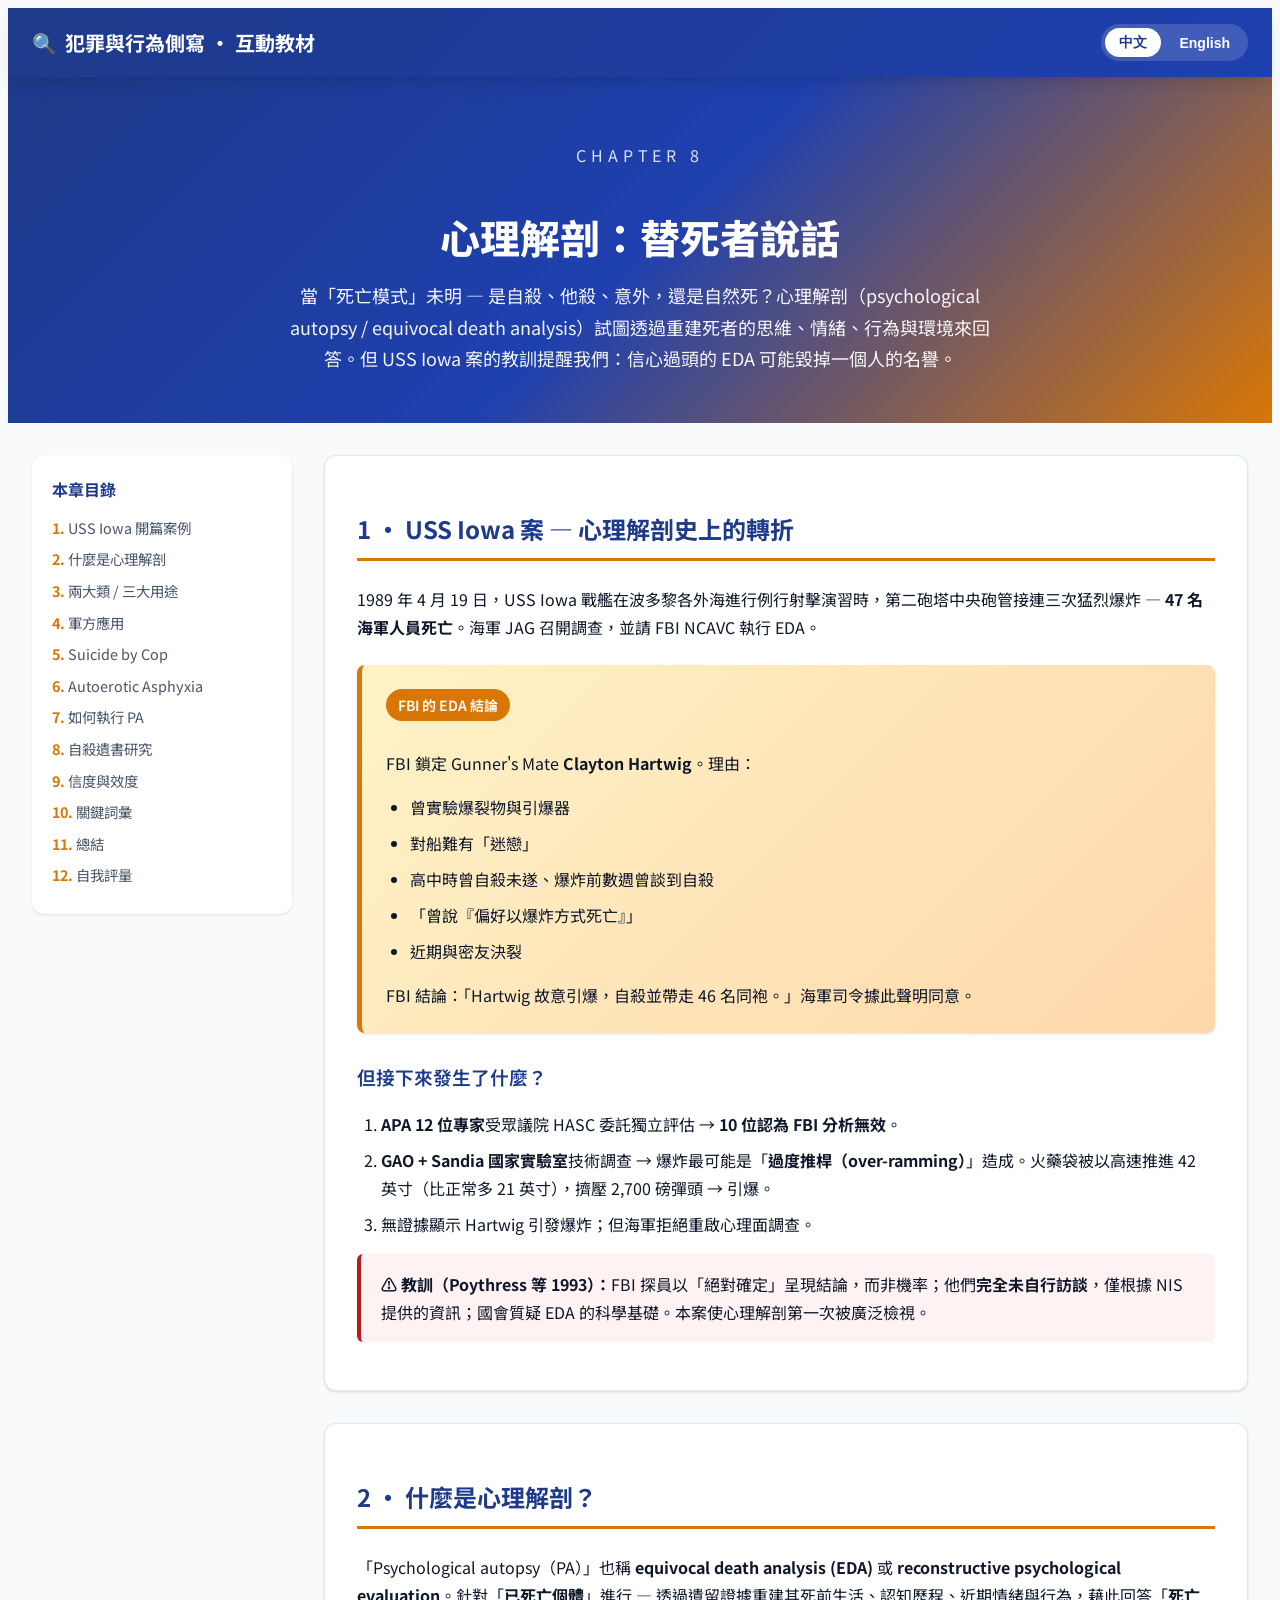
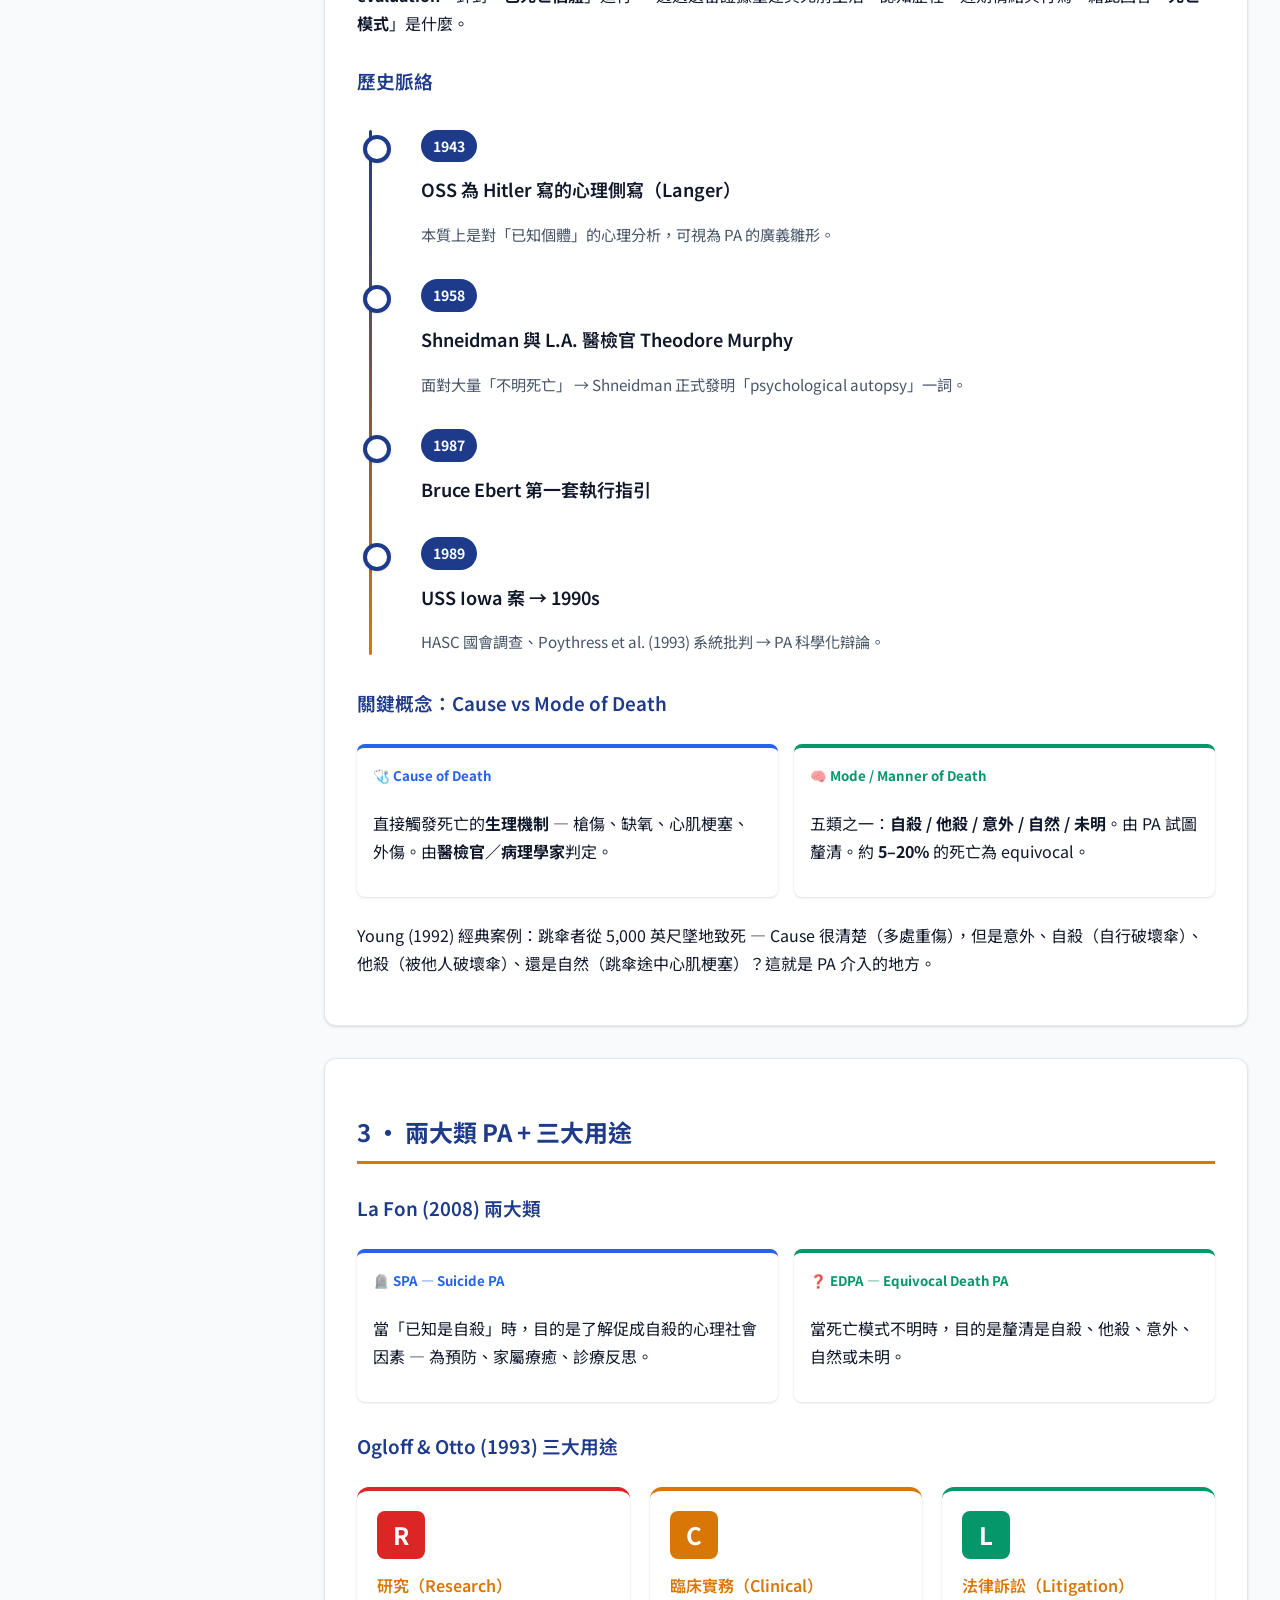
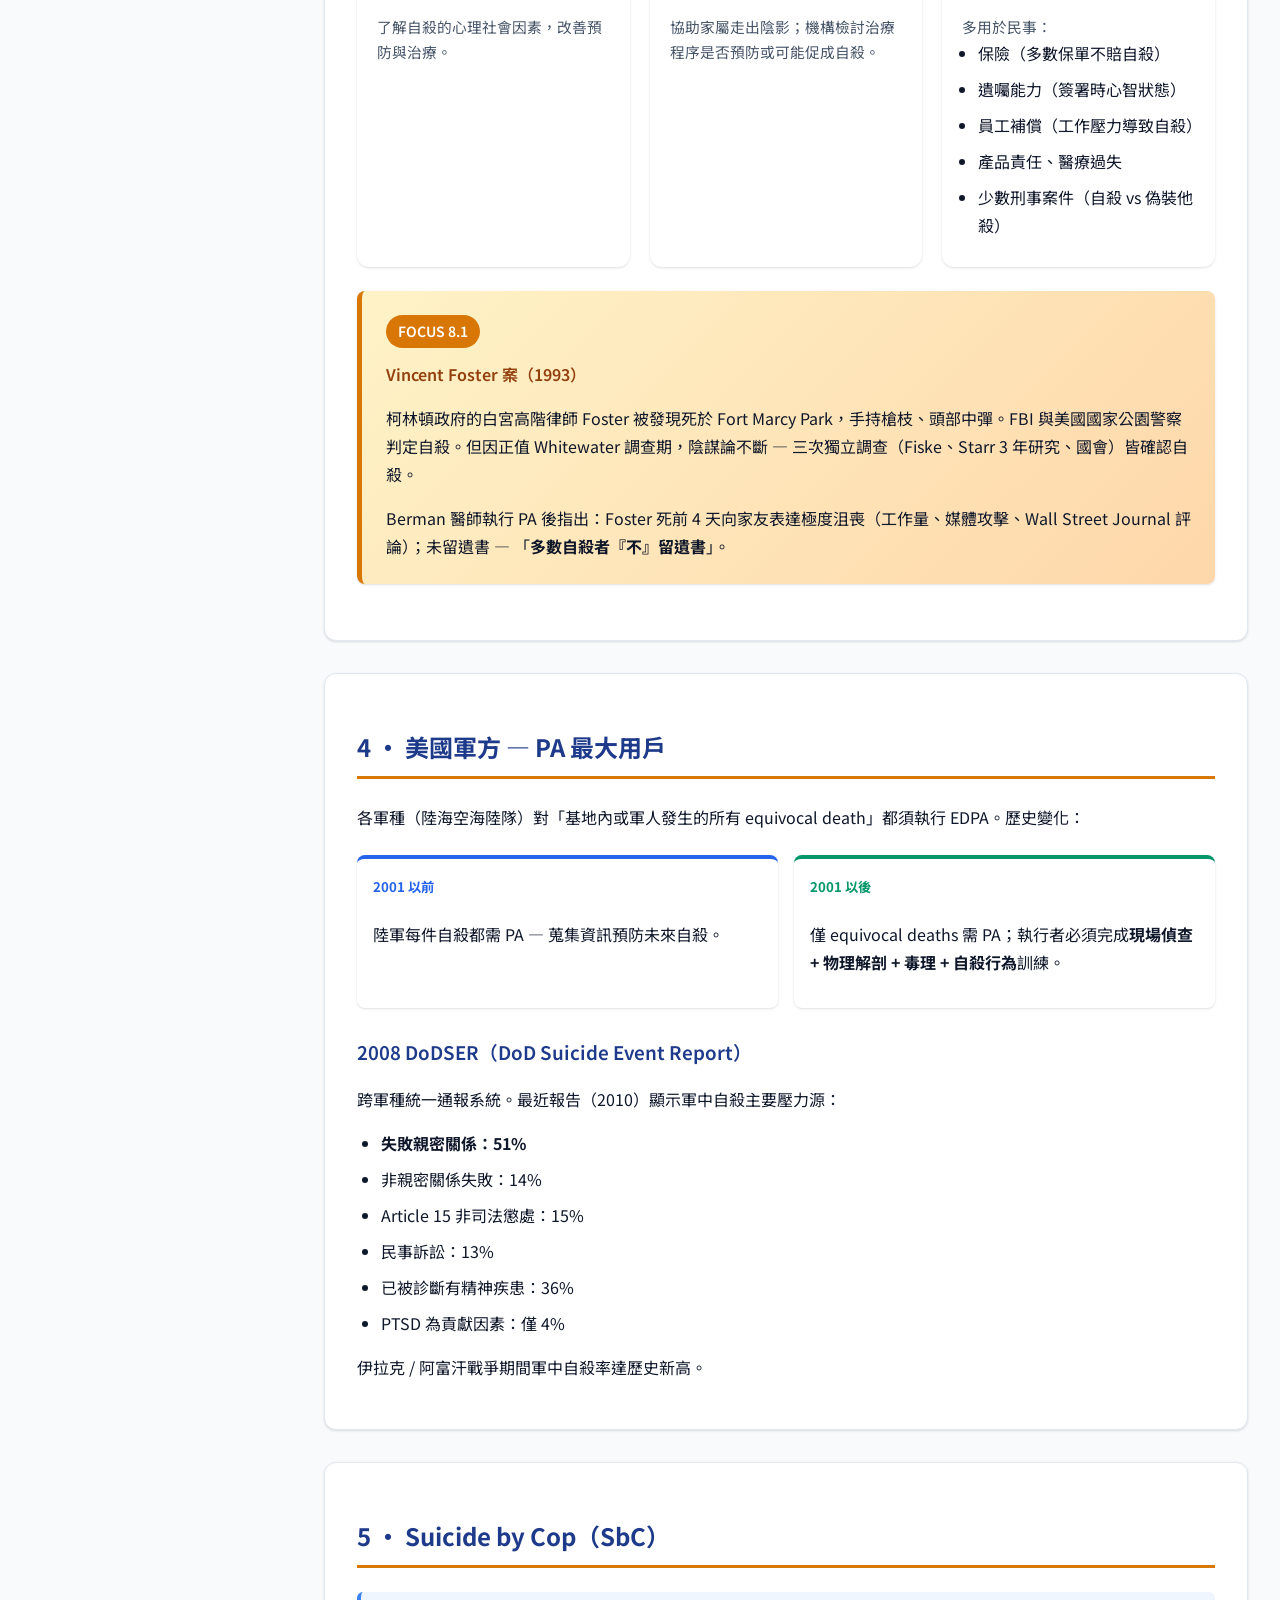
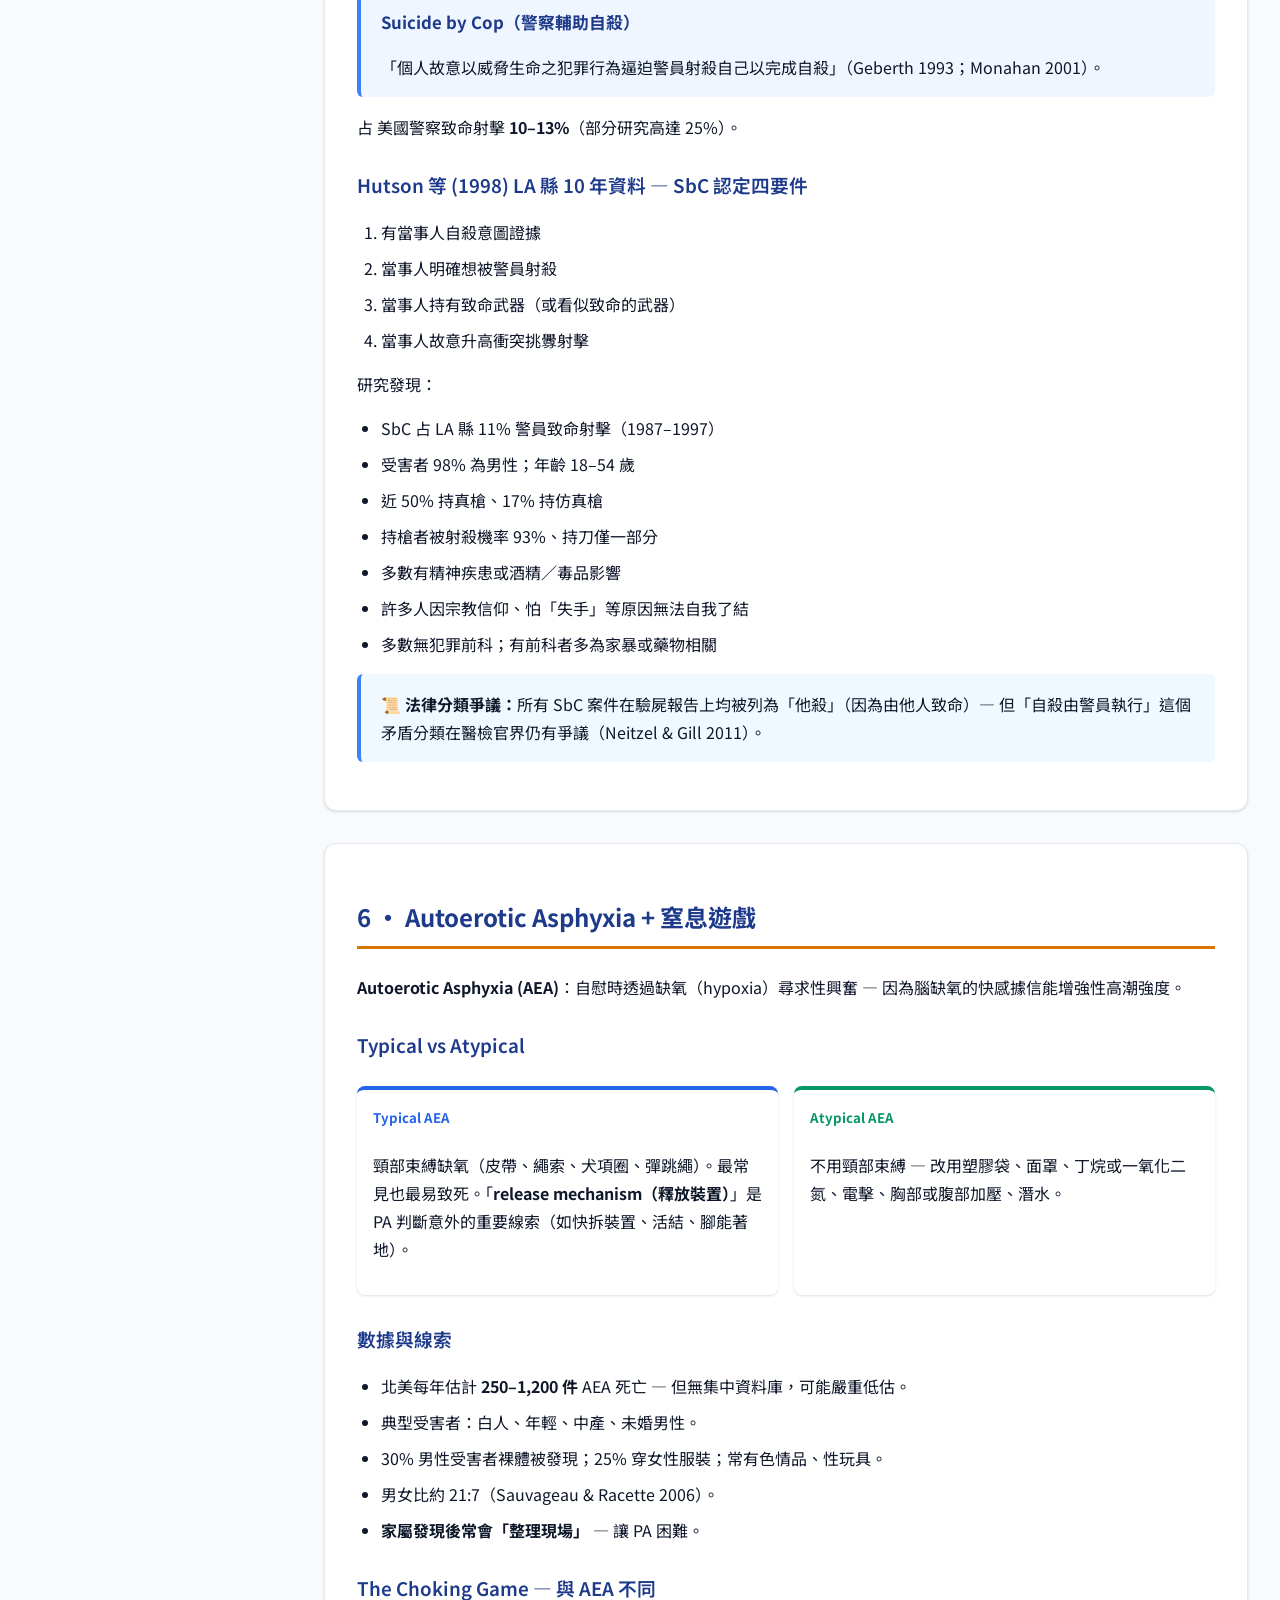
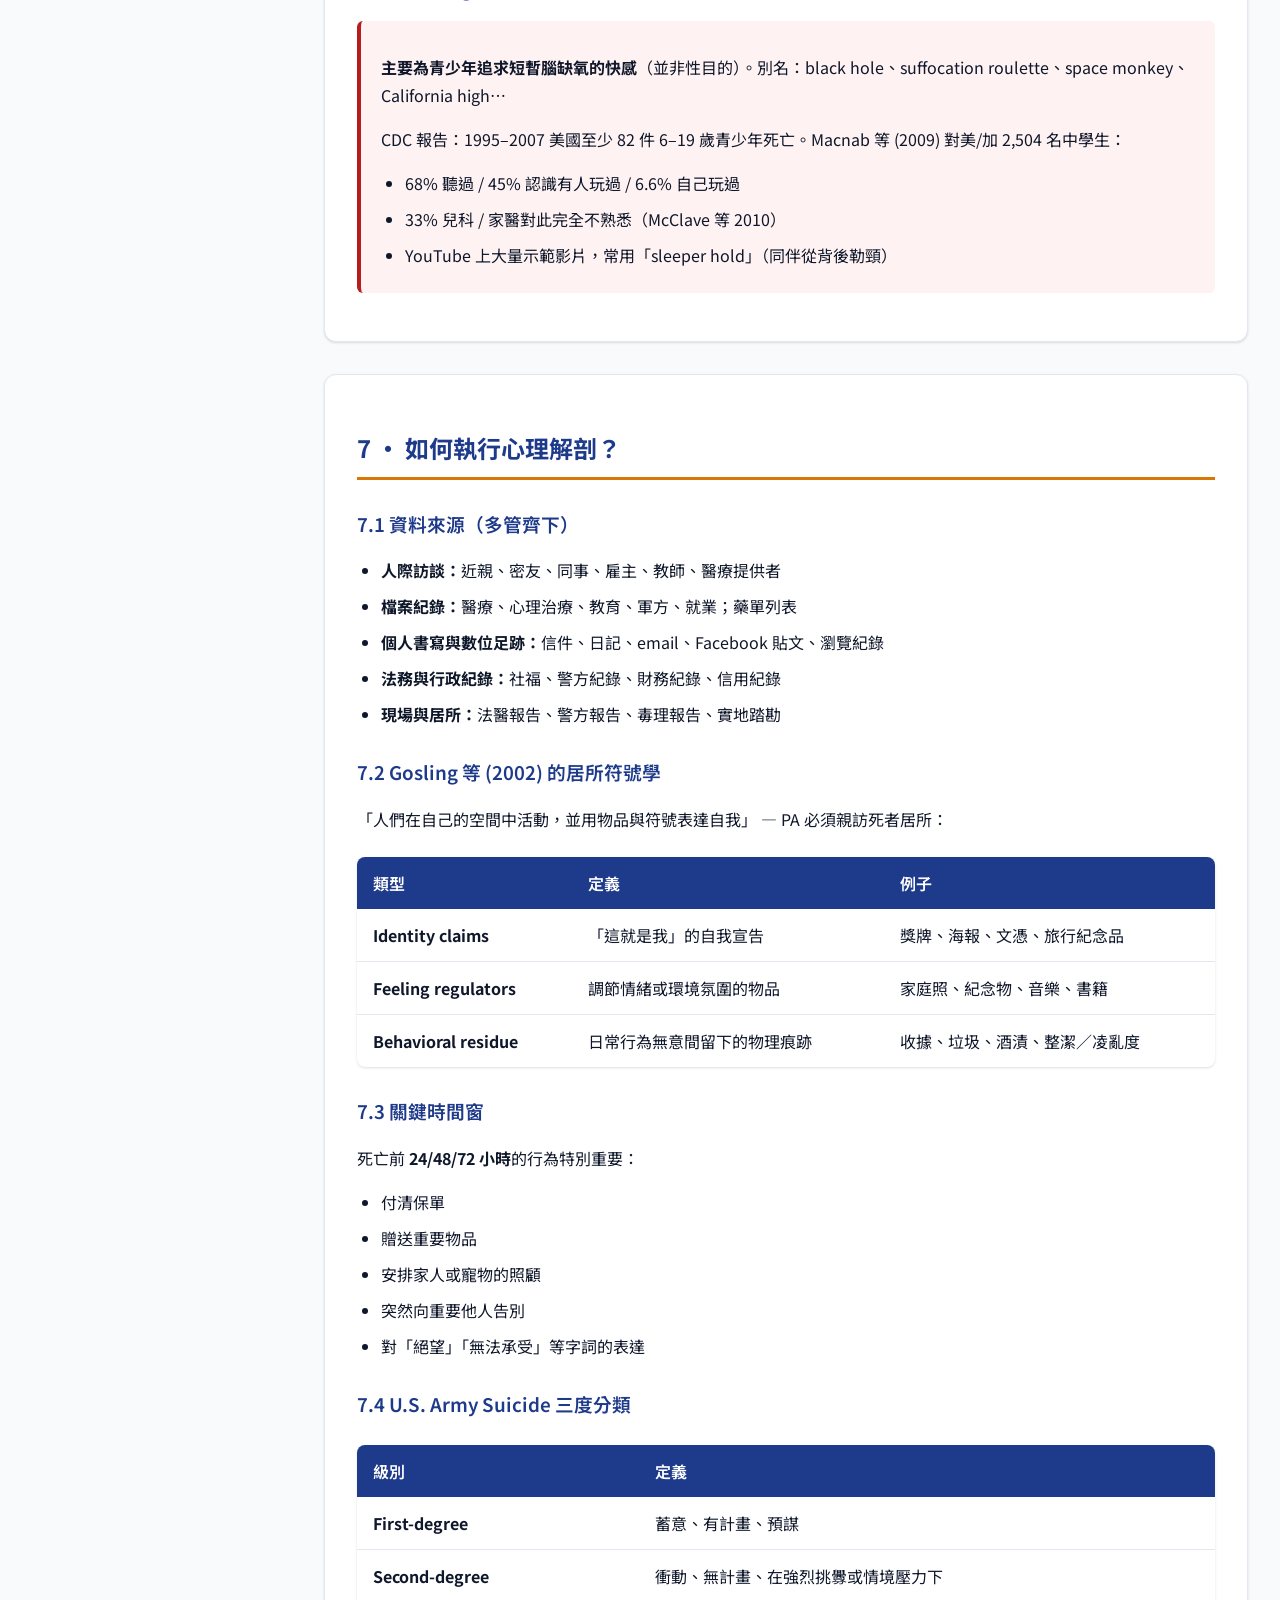
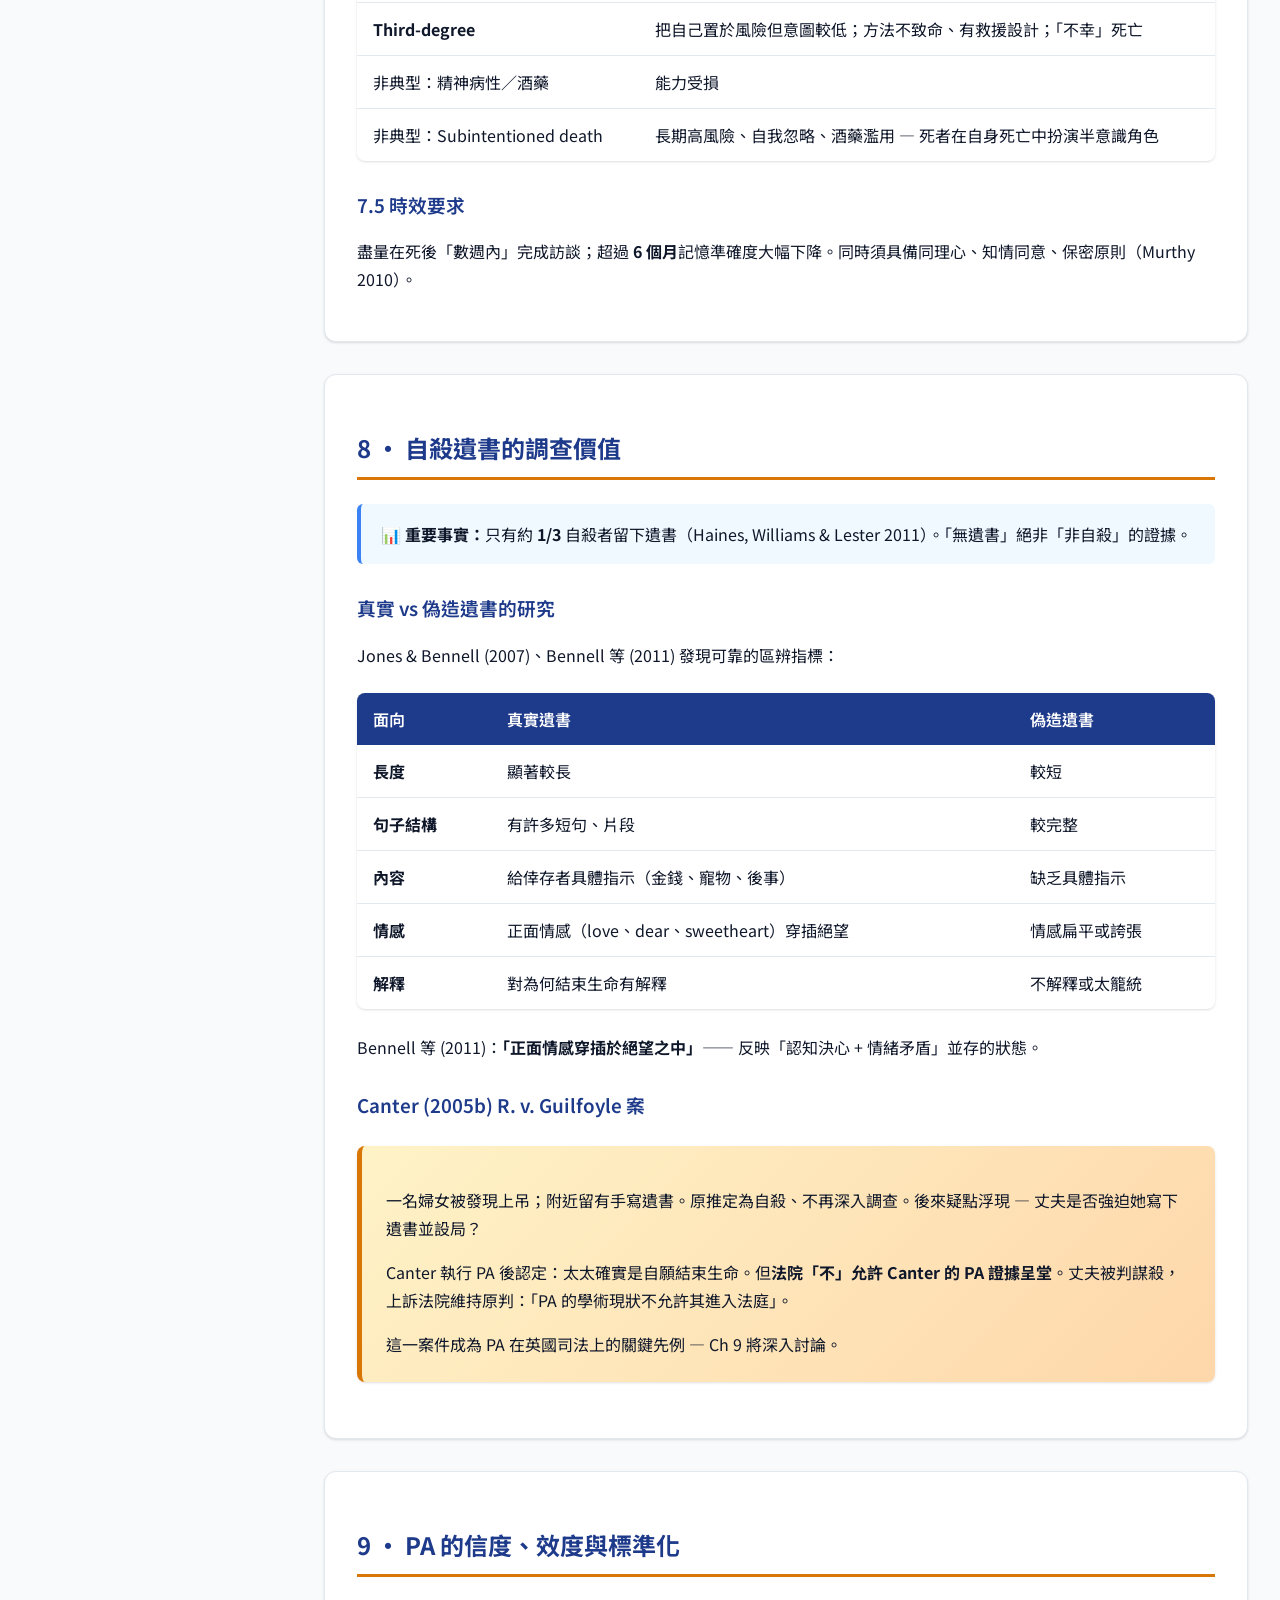
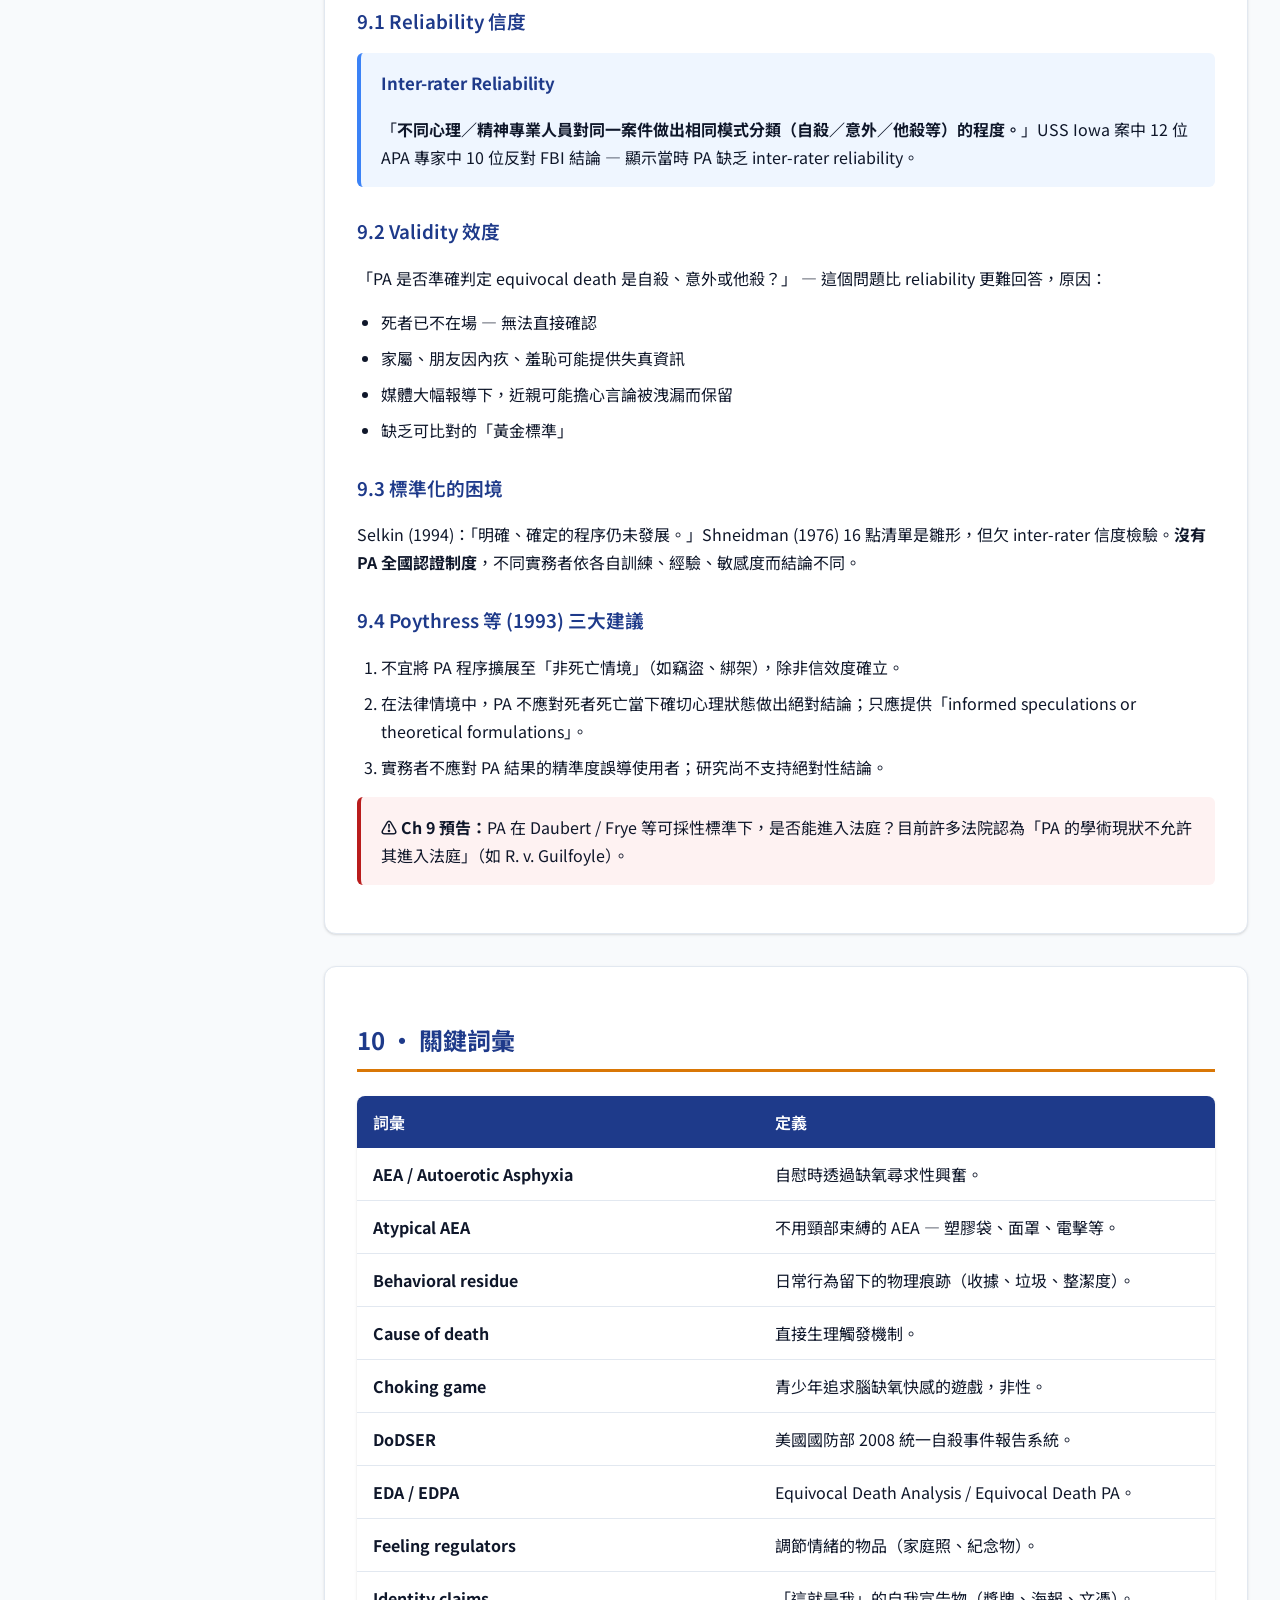
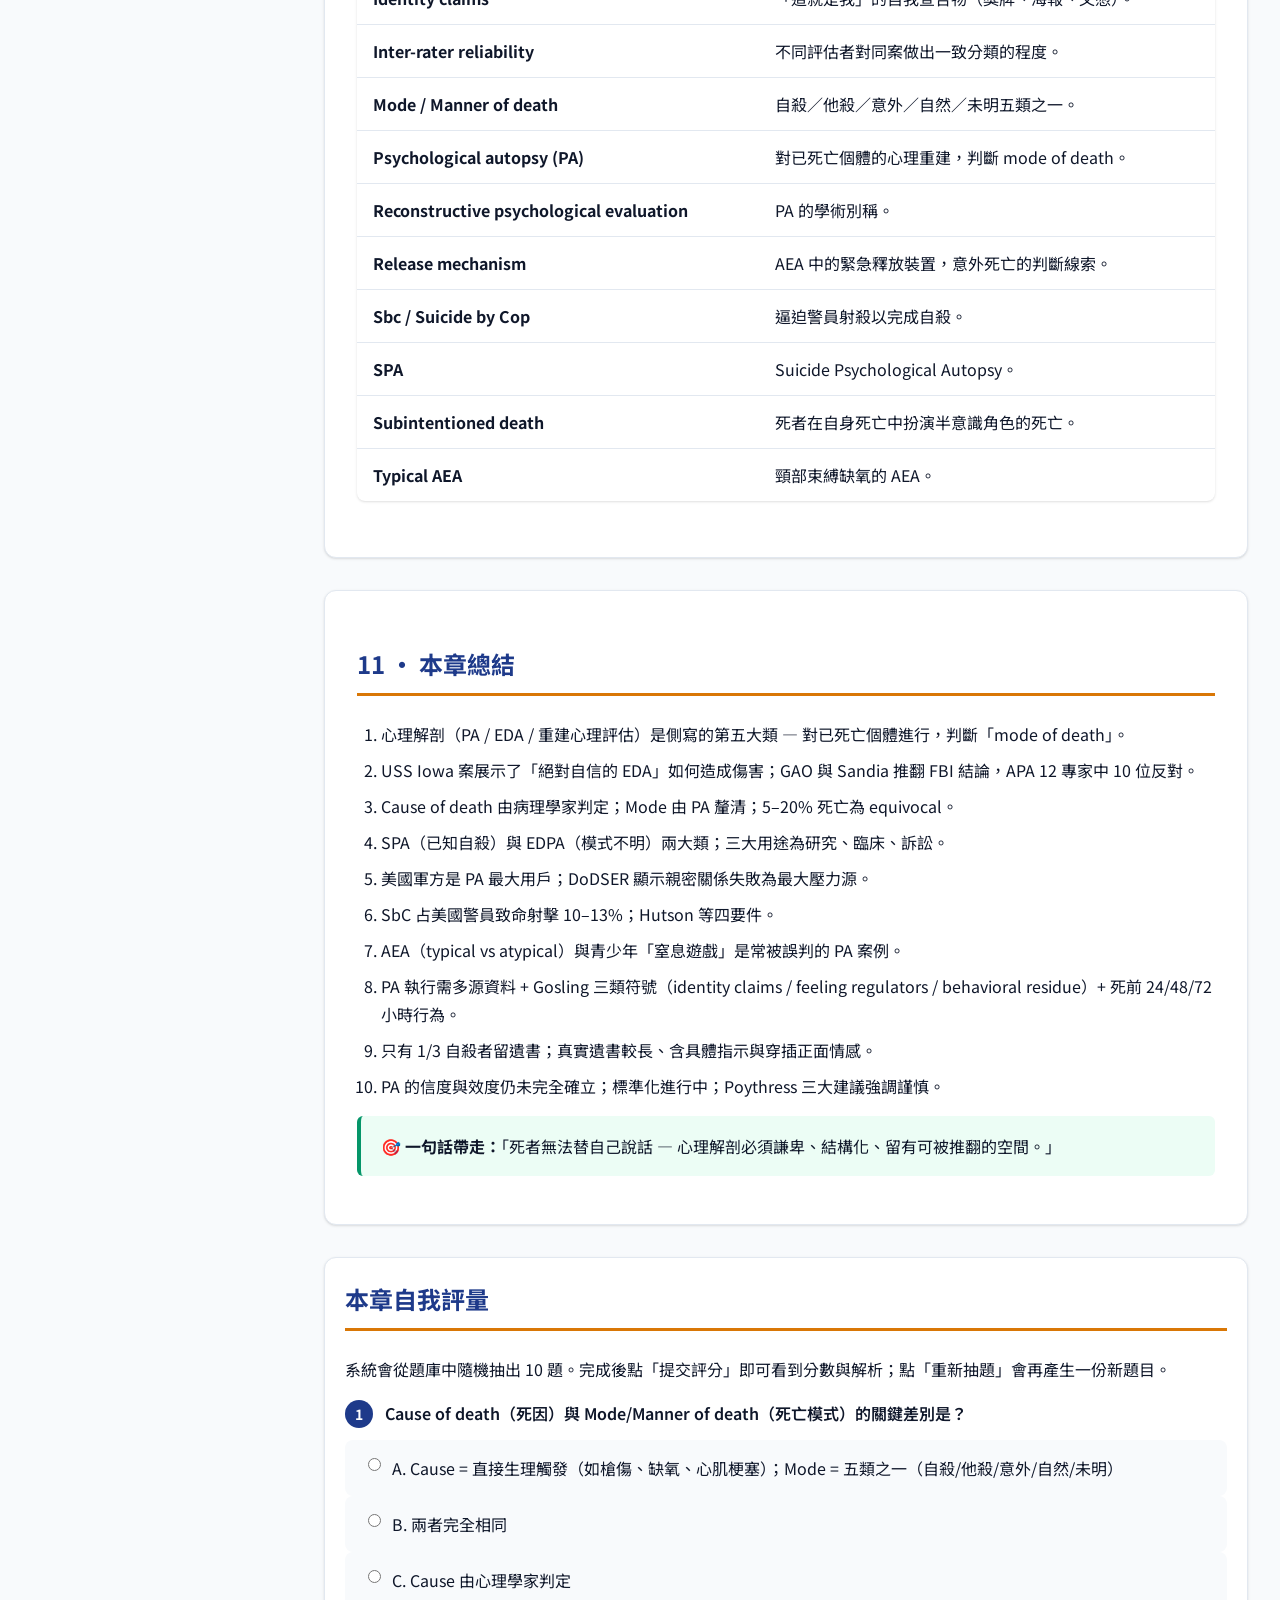
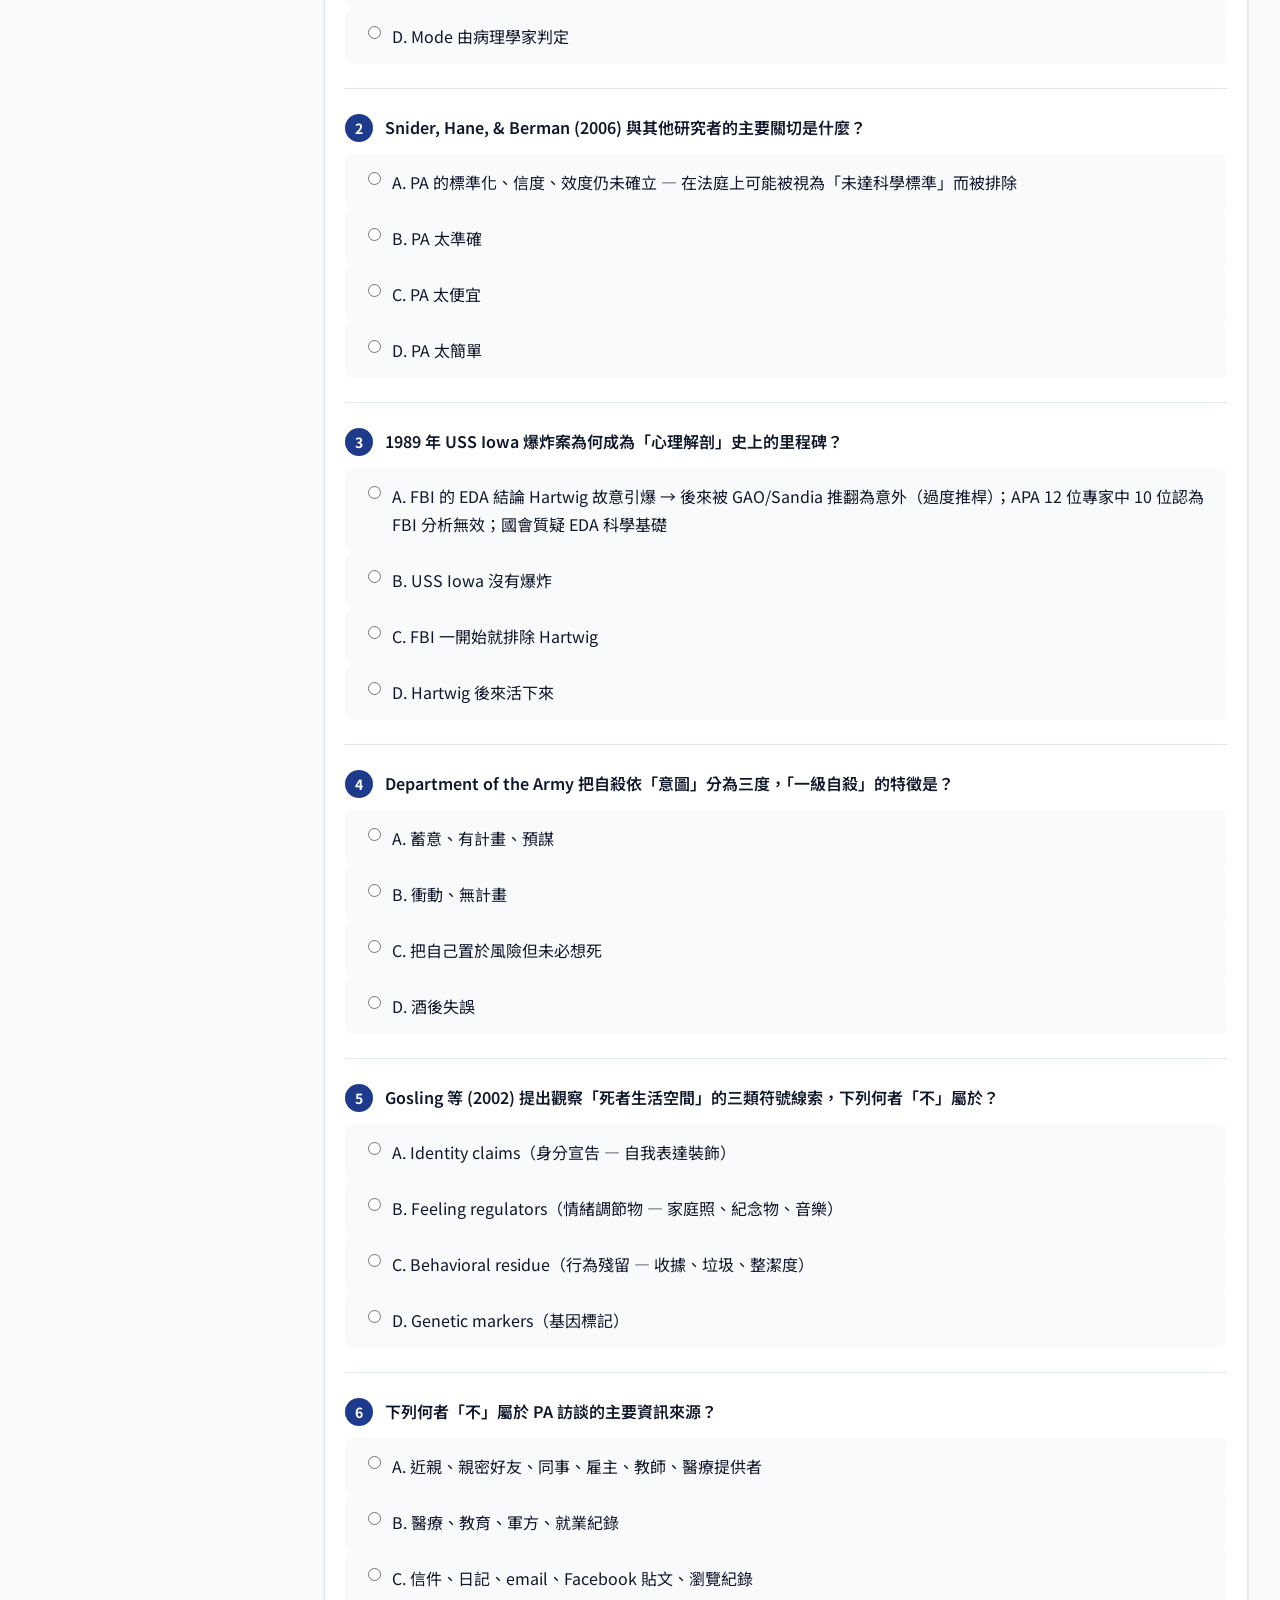
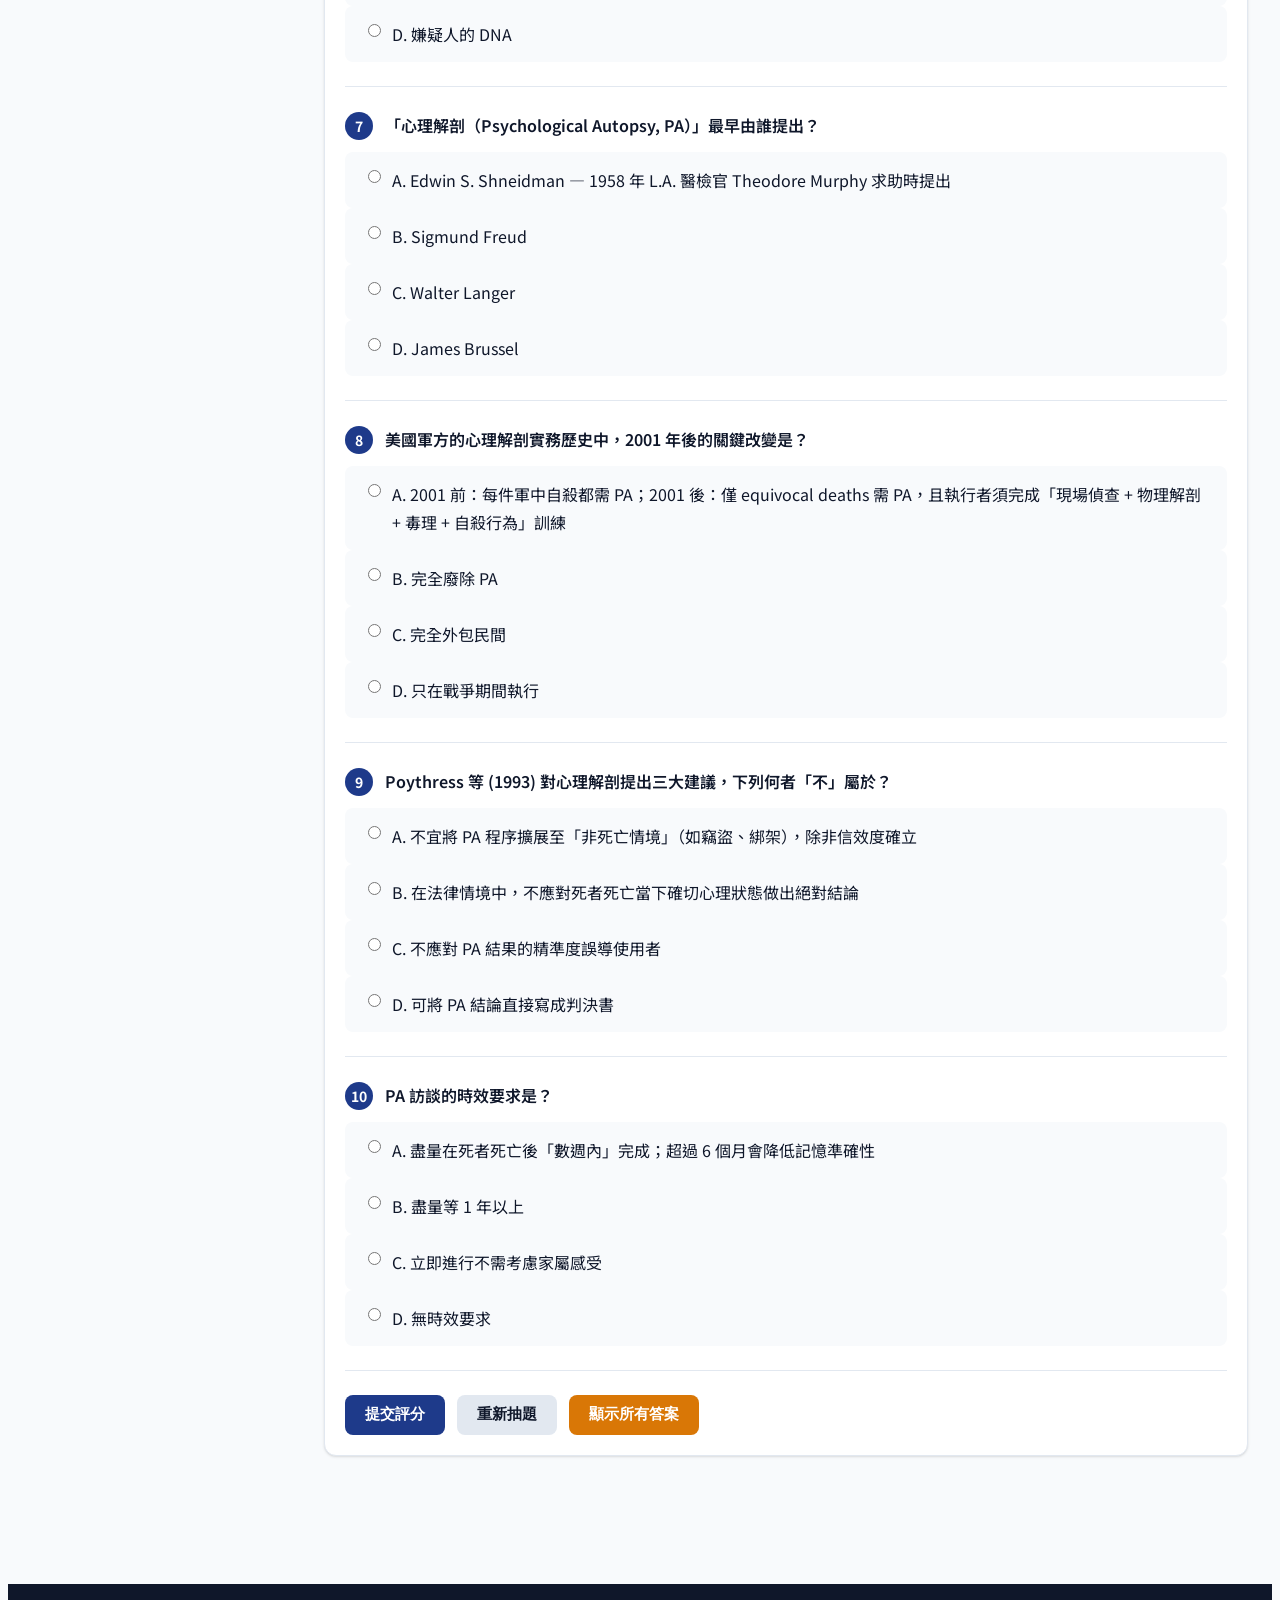
<file: chapters/chapter8.html>
<!DOCTYPE html>
<html lang="zh-Hant">
<head>
<meta charset="UTF-8">
<meta name="viewport" content="width=device-width, initial-scale=1">
<title>Chapter 8：心理解剖 — Criminal & Behavioral Profiling 互動教材</title>
<link rel="preconnect" href="https://fonts.googleapis.com">
<link rel="preconnect" href="https://fonts.gstatic.com" crossorigin>
<link href="https://fonts.googleapis.com/css2?family=Noto+Sans+TC:wght@400;500;600;700;800&family=Noto+Sans:wght@400;500;600;700&display=swap" rel="stylesheet">
<link rel="stylesheet" href="../assets/css/style.css">
</head>
<body class="lang-zh">

<header class="site-header"><div class="container">
  <a href="../index.html" class="site-title"><span>🔍</span>
    <span class="lang-zh-only">犯罪與行為側寫 · 互動教材</span>
    <span class="lang-en-only">Criminal & Behavioral Profiling · Interactive</span></a>
  <div class="lang-toggle"><button data-lang="zh" class="active">中文</button><button data-lang="en">English</button></div>
</div></header>

<section class="chapter-hero"><div class="container">
  <div class="lang-zh-only">
    <p style="opacity:.85;letter-spacing:.3em;margin-bottom:.5rem">CHAPTER 8</p>
    <h1>心理解剖：替死者說話</h1>
    <p class="subtitle">當「死亡模式」未明 — 是自殺、他殺、意外，還是自然死？心理解剖（psychological autopsy / equivocal death analysis）試圖透過重建死者的思維、情緒、行為與環境來回答。但 USS Iowa 案的教訓提醒我們：信心過頭的 EDA 可能毀掉一個人的名譽。</p>
  </div>
  <div class="lang-en-only">
    <p style="opacity:.85;letter-spacing:.3em;margin-bottom:.5rem">CHAPTER 8</p>
    <h1>Psychological Autopsy: Speaking for the Dead</h1>
    <p class="subtitle">When the manner of death is unclear — suicide, homicide, accident, or natural? The psychological autopsy (EDA) tries to answer by reconstructing the deceased's thoughts, emotions, behaviors, and environment. But the USS Iowa case shows: overconfident EDAs can destroy a person's reputation.</p>
  </div>
</div></section>

<div class="chapter-layout">
  <aside><nav class="chapter-toc">
    <div class="lang-zh-only"><h4>本章目錄</h4></div><div class="lang-en-only"><h4>Contents</h4></div>
    <ol>
      <li><a href="#iowa"><span class="lang-zh-only">USS Iowa 開篇案例</span><span class="lang-en-only">USS Iowa</span></a></li>
      <li><a href="#what"><span class="lang-zh-only">什麼是心理解剖</span><span class="lang-en-only">What Is PA</span></a></li>
      <li><a href="#types"><span class="lang-zh-only">兩大類 / 三大用途</span><span class="lang-en-only">Types &amp; Purposes</span></a></li>
      <li><a href="#military"><span class="lang-zh-only">軍方應用</span><span class="lang-en-only">Military Use</span></a></li>
      <li><a href="#sbc"><span class="lang-zh-only">Suicide by Cop</span><span class="lang-en-only">Suicide by Cop</span></a></li>
      <li><a href="#aea"><span class="lang-zh-only">Autoerotic Asphyxia</span><span class="lang-en-only">Autoerotic Asphyxia</span></a></li>
      <li><a href="#how"><span class="lang-zh-only">如何執行 PA</span><span class="lang-en-only">How PA Is Done</span></a></li>
      <li><a href="#notes"><span class="lang-zh-only">自殺遺書研究</span><span class="lang-en-only">Suicide Notes</span></a></li>
      <li><a href="#evaluate"><span class="lang-zh-only">信度與效度</span><span class="lang-en-only">Reliability &amp; Validity</span></a></li>
      <li><a href="#glossary"><span class="lang-zh-only">關鍵詞彙</span><span class="lang-en-only">Glossary</span></a></li>
      <li><a href="#summary"><span class="lang-zh-only">總結</span><span class="lang-en-only">Summary</span></a></li>
      <li><a href="#quiz"><span class="lang-zh-only">自我評量</span><span class="lang-en-only">Quiz</span></a></li>
    </ol>
  </nav></aside>

  <main>

    <section id="iowa" class="section-card">
      <div class="lang-zh-only">
        <h2>1 · USS Iowa 案 — 心理解剖史上的轉折</h2>
        <p>1989 年 4 月 19 日，USS Iowa 戰艦在波多黎各外海進行例行射擊演習時，第二砲塔中央砲管接連三次猛烈爆炸 — <strong>47 名海軍人員死亡</strong>。海軍 JAG 召開調查，並請 FBI NCAVC 執行 EDA。</p>

        <div class="focus-box">
          <span class="focus-label">FBI 的 EDA 結論</span>
          <p>FBI 鎖定 Gunner's Mate <strong>Clayton Hartwig</strong>。理由：</p>
          <ul>
            <li>曾實驗爆裂物與引爆器</li>
            <li>對船難有「迷戀」</li>
            <li>高中時曾自殺未遂、爆炸前數週曾談到自殺</li>
            <li>「曾說『偏好以爆炸方式死亡』」</li>
            <li>近期與密友決裂</li>
          </ul>
          <p style="margin-bottom:0">FBI 結論：「Hartwig 故意引爆，自殺並帶走 46 名同袍。」海軍司令據此聲明同意。</p>
        </div>

        <h3>但接下來發生了什麼？</h3>
        <ol>
          <li><strong>APA 12 位專家</strong>受眾議院 HASC 委託獨立評估 → <strong>10 位認為 FBI 分析無效</strong>。</li>
          <li><strong>GAO + Sandia 國家實驗室</strong>技術調查 → 爆炸最可能是「<strong>過度推桿（over-ramming）</strong>」造成。火藥袋被以高速推進 42 英寸（比正常多 21 英寸），擠壓 2,700 磅彈頭 → 引爆。</li>
          <li>無證據顯示 Hartwig 引發爆炸；但海軍拒絕重啟心理面調查。</li>
        </ol>

        <div class="callout callout-warn">
          <strong>⚠️ 教訓（Poythress 等 1993）：</strong>FBI 探員以「絕對確定」呈現結論，而非機率；他們<strong>完全未自行訪談</strong>，僅根據 NIS 提供的資訊；國會質疑 EDA 的科學基礎。本案使心理解剖第一次被廣泛檢視。
        </div>
      </div>

      <div class="lang-en-only">
        <h2>1 · The USS Iowa Case — A Turning Point for PA</h2>
        <p>On 19 April 1989, during a routine firing exercise off Puerto Rico, USS Iowa's Turret II center gun erupted in three rapid explosions — <strong>47 naval personnel killed</strong>. The Navy JAG convened an investigation and requested an EDA from the FBI NCAVC.</p>

        <div class="focus-box">
          <span class="focus-label">FBI's EDA Conclusion</span>
          <p>FBI focused on Gunner's Mate <strong>Clayton Hartwig</strong>:</p>
          <ul>
            <li>Had experimented with explosives and detonators</li>
            <li>"Fascination" with ship disasters</li>
            <li>Attempted suicide in high school; spoke of suicide weeks before</li>
            <li>"Said he preferred to die by explosion"</li>
            <li>Recent falling out with a close friend</li>
          </ul>
          <p style="margin-bottom:0">FBI: "Hartwig deliberately caused the explosion, taking 46 personnel with him." The CNO concurred.</p>
        </div>

        <h3>What Happened Next?</h3>
        <ol>
          <li>An <strong>APA panel of 12 experts</strong> commissioned by the U.S. House HASC reviewed → <strong>10 found the FBI analysis invalid</strong>.</li>
          <li><strong>GAO + Sandia National Laboratories</strong> technical investigation → most likely cause was <strong>over-ramming</strong>. Powder was driven 42 inches (21 inches past normal) against the 2,700-lb projectile → detonation.</li>
          <li>No evidence Hartwig caused the blast; yet the Navy refused to reopen the psychological side.</li>
        </ol>

        <div class="callout callout-warn">
          <strong>⚠️ Lessons (Poythress et al. 1993):</strong> FBI agents stated conclusions with absolute certainty rather than probability; they conducted <strong>no interviews of their own</strong>, relying only on NIS materials; Congress questioned EDA's scientific basis. This case was PA's first wide public scrutiny.
        </div>
      </div>
    </section>

    <section id="what" class="section-card">
      <div class="lang-zh-only">
        <h2>2 · 什麼是心理解剖？</h2>
        <p>「Psychological autopsy（PA）」也稱 <strong>equivocal death analysis (EDA)</strong> 或 <strong>reconstructive psychological evaluation</strong>。針對「<strong>已死亡個體</strong>」進行 — 透過遺留證據重建其死前生活、認知歷程、近期情緒與行為，藉此回答「<strong>死亡模式</strong>」是什麼。</p>

        <h3>歷史脈絡</h3>
        <div class="timeline">
          <div class="timeline-item"><span class="year">1943</span><h4>OSS 為 Hitler 寫的心理側寫（Langer）</h4><p>本質上是對「已知個體」的心理分析，可視為 PA 的廣義雛形。</p></div>
          <div class="timeline-item"><span class="year">1958</span><h4>Shneidman 與 L.A. 醫檢官 Theodore Murphy</h4><p>面對大量「不明死亡」 → Shneidman 正式發明「psychological autopsy」一詞。</p></div>
          <div class="timeline-item"><span class="year">1987</span><h4>Bruce Ebert 第一套執行指引</h4></div>
          <div class="timeline-item"><span class="year">1989</span><h4>USS Iowa 案 → 1990s</h4><p>HASC 國會調查、Poythress et al. (1993) 系統批判 → PA 科學化辯論。</p></div>
        </div>

        <h3>關鍵概念：Cause vs Mode of Death</h3>
        <div class="profile-compare">
          <div class="profile-col predicted"><h5>🩺 Cause of Death</h5>
            <p>直接觸發死亡的<strong>生理機制</strong> — 槍傷、缺氧、心肌梗塞、外傷。由<strong>醫檢官／病理學家</strong>判定。</p>
          </div>
          <div class="profile-col actual"><h5>🧠 Mode / Manner of Death</h5>
            <p>五類之一：<strong>自殺 / 他殺 / 意外 / 自然 / 未明</strong>。由 PA 試圖釐清。約 <strong>5–20%</strong> 的死亡為 equivocal。</p>
          </div>
        </div>

        <p>Young (1992) 經典案例：跳傘者從 5,000 英尺墜地致死 — Cause 很清楚（多處重傷），但是意外、自殺（自行破壞傘）、他殺（被他人破壞傘）、還是自然（跳傘途中心肌梗塞）？這就是 PA 介入的地方。</p>
      </div>

      <div class="lang-en-only">
        <h2>2 · What Is Psychological Autopsy?</h2>
        <p>"Psychological autopsy (PA)" — also called <strong>equivocal death analysis (EDA)</strong> or <strong>reconstructive psychological evaluation</strong>. It targets a <strong>deceased individual</strong>, reconstructing their pre-death life, cognition, emotion, and behavior to determine the <strong>mode of death</strong>.</p>

        <h3>Historical Lineage</h3>
        <div class="timeline">
          <div class="timeline-item"><span class="year">1943</span><h4>OSS Hitler profile (Langer)</h4><p>Essentially a psychological analysis of a known individual — a broad PA precursor.</p></div>
          <div class="timeline-item"><span class="year">1958</span><h4>Shneidman with L.A. ME Theodore Murphy</h4><p>Facing many unexplained deaths → Shneidman coined "psychological autopsy."</p></div>
          <div class="timeline-item"><span class="year">1987</span><h4>Bruce Ebert's first guidelines</h4></div>
          <div class="timeline-item"><span class="year">1989</span><h4>USS Iowa → 1990s</h4><p>HASC inquiry + Poythress et al. (1993) → PA scientific debate.</p></div>
        </div>

        <h3>Key Concept: Cause vs Mode of Death</h3>
        <div class="profile-compare">
          <div class="profile-col predicted"><h5>🩺 Cause of Death</h5>
            <p>The <strong>physiological mechanism</strong> directly triggering death — gunshot, hypoxia, MI, trauma. The <strong>medical examiner / pathologist</strong>'s call.</p>
          </div>
          <div class="profile-col actual"><h5>🧠 Mode / Manner of Death</h5>
            <p>One of five: <strong>suicide / homicide / accident / natural / undetermined</strong>. PA tries to clarify. About <strong>5–20%</strong> of deaths are equivocal.</p>
          </div>
        </div>

        <p>Young (1992) classic example: a skydiver falls 5,000 feet to death. Cause: massive trauma. But — accident, suicide (self-rigged failure), homicide (someone else tampered), or natural (MI mid-jump)? That's where PA enters.</p>
      </div>
    </section>

    <section id="types" class="section-card">
      <div class="lang-zh-only">
        <h2>3 · 兩大類 PA + 三大用途</h2>

        <h3>La Fon (2008) 兩大類</h3>
        <div class="profile-compare">
          <div class="profile-col predicted"><h5>🪦 SPA — Suicide PA</h5>
            <p>當「已知是自殺」時，目的是了解促成自殺的心理社會因素 — 為預防、家屬療癒、診療反思。</p>
          </div>
          <div class="profile-col actual"><h5>❓ EDPA — Equivocal Death PA</h5>
            <p>當死亡模式不明時，目的是釐清是自殺、他殺、意外、自然或未明。</p>
          </div>
        </div>

        <h3>Ogloff & Otto (1993) 三大用途</h3>
        <div class="area-grid">
          <article class="area-card area-1"><div class="area-icon">R</div>
            <div class="lang-zh-only"><h4>研究（Research）</h4><p>了解自殺的心理社會因素，改善預防與治療。</p></div>
          </article>
          <article class="area-card area-2"><div class="area-icon">C</div>
            <div class="lang-zh-only"><h4>臨床實務（Clinical）</h4><p>協助家屬走出陰影；機構檢討治療程序是否預防或可能促成自殺。</p></div>
          </article>
          <article class="area-card area-3"><div class="area-icon">L</div>
            <div class="lang-zh-only"><h4>法律訴訟（Litigation）</h4>
              <p>多用於民事：</p>
              <ul style="margin:0;padding-left:1rem">
                <li>保險（多數保單不賠自殺）</li>
                <li>遺囑能力（簽署時心智狀態）</li>
                <li>員工補償（工作壓力導致自殺）</li>
                <li>產品責任、醫療過失</li>
                <li>少數刑事案件（自殺 vs 偽裝他殺）</li>
              </ul>
            </div>
          </article>
        </div>

        <div class="focus-box">
          <span class="focus-label">FOCUS 8.1</span>
          <h4>Vincent Foster 案（1993）</h4>
          <p>柯林頓政府的白宮高階律師 Foster 被發現死於 Fort Marcy Park，手持槍枝、頭部中彈。FBI 與美國國家公園警察判定自殺。但因正值 Whitewater 調查期，陰謀論不斷 — 三次獨立調查（Fiske、Starr 3 年研究、國會）皆確認自殺。</p>
          <p style="margin-bottom:0">Berman 醫師執行 PA 後指出：Foster 死前 4 天向家友表達極度沮喪（工作量、媒體攻擊、Wall Street Journal 評論）；未留遺書 — 「<strong>多數自殺者『不』留遺書</strong>」。</p>
        </div>
      </div>

      <div class="lang-en-only">
        <h2>3 · Two Types + Three Purposes</h2>

        <h3>La Fon (2008): Two Types</h3>
        <div class="profile-compare">
          <div class="profile-col predicted"><h5>🪦 SPA — Suicide PA</h5>
            <p>When suicide is known. Goal: understand psychosocial factors — for prevention, family healing, treatment reflection.</p>
          </div>
          <div class="profile-col actual"><h5>❓ EDPA — Equivocal Death PA</h5>
            <p>When the mode is unclear. Goal: classify as suicide, homicide, accident, natural, or undetermined.</p>
          </div>
        </div>

        <h3>Ogloff &amp; Otto (1993): Three Purposes</h3>
        <div class="area-grid">
          <article class="area-card area-1"><div class="area-icon">R</div>
            <div class="lang-en-only"><h4>Research</h4><p>Understand suicide psychosocial factors; improve prevention and treatment.</p></div>
          </article>
          <article class="area-card area-2"><div class="area-icon">C</div>
            <div class="lang-en-only"><h4>Clinical</h4><p>Help survivors heal; review whether treatment helped or contributed to suicide.</p></div>
          </article>
          <article class="area-card area-3"><div class="area-icon">L</div>
            <div class="lang-en-only"><h4>Litigation</h4>
              <p>Mostly civil:</p>
              <ul style="margin:0;padding-left:1rem">
                <li>Insurance (most policies don't cover suicide)</li>
                <li>Testamentary capacity</li>
                <li>Workers' comp (work stress → suicide)</li>
                <li>Product liability, malpractice</li>
                <li>Some criminal (suicide vs staged homicide)</li>
              </ul>
            </div>
          </article>
        </div>

        <div class="focus-box">
          <span class="focus-label">FOCUS 8.1</span>
          <h4>Vincent Foster Case (1993)</h4>
          <p>Clinton White House lawyer Foster found dead at Fort Marcy Park, gun in hand, head wound. FBI + U.S. Park Police ruled suicide. Whitewater context fueled conspiracy theories — three independent investigations (Fiske, Starr's 3-year inquiry, Congress) all confirmed suicide.</p>
          <p style="margin-bottom:0">Dr. Berman's PA: Foster expressed deep depression 4 days before death (workload, media attacks, WSJ editorials); left no note — "<strong>most suicides do NOT leave notes</strong>."</p>
        </div>
      </div>
    </section>

    <section id="military" class="section-card">
      <div class="lang-zh-only">
        <h2>4 · 美國軍方 — PA 最大用戶</h2>
        <p>各軍種（陸海空海陸隊）對「基地內或軍人發生的所有 equivocal death」都須執行 EDPA。歷史變化：</p>

        <div class="profile-compare">
          <div class="profile-col predicted"><h5>2001 以前</h5>
            <p>陸軍每件自殺都需 PA — 蒐集資訊預防未來自殺。</p>
          </div>
          <div class="profile-col actual"><h5>2001 以後</h5>
            <p>僅 equivocal deaths 需 PA；執行者必須完成<strong>現場偵查 + 物理解剖 + 毒理 + 自殺行為</strong>訓練。</p>
          </div>
        </div>

        <h3>2008 DoDSER（DoD Suicide Event Report）</h3>
        <p>跨軍種統一通報系統。最近報告（2010）顯示軍中自殺主要壓力源：</p>
        <ul>
          <li><strong>失敗親密關係：51%</strong></li>
          <li>非親密關係失敗：14%</li>
          <li>Article 15 非司法懲處：15%</li>
          <li>民事訴訟：13%</li>
          <li>已被診斷有精神疾患：36%</li>
          <li>PTSD 為貢獻因素：僅 4%</li>
        </ul>
        <p>伊拉克 / 阿富汗戰爭期間軍中自殺率達歷史新高。</p>
      </div>

      <div class="lang-en-only">
        <h2>4 · The Military — PA's Biggest Customer</h2>
        <p>Each branch (Army, Navy, Air Force, Marine Corps) must perform EDPA for every equivocal death on base or among personnel. Historical shift:</p>

        <div class="profile-compare">
          <div class="profile-col predicted"><h5>Pre-2001</h5>
            <p>Army required PA on every suicide — to inform prevention.</p>
          </div>
          <div class="profile-col actual"><h5>Post-2001</h5>
            <p>PA required only for equivocal deaths; conductors must be trained in <strong>crime scene + physical autopsy + toxicology + suicidal behavior</strong>.</p>
          </div>
        </div>

        <h3>2008 DoDSER (DoD Suicide Event Report)</h3>
        <p>Cross-service unified reporting. Latest report (2010) shows top military suicide stressors:</p>
        <ul>
          <li><strong>Failed intimate relationships: 51%</strong></li>
          <li>Other failed relationships: 14%</li>
          <li>Article 15 non-judicial punishment: 15%</li>
          <li>Civil legal problems: 13%</li>
          <li>Diagnosed mental disorder: 36%</li>
          <li>PTSD as contributing factor: only 4%</li>
        </ul>
        <p>Suicide rates during Iraq/Afghanistan wars reached historic highs.</p>
      </div>
    </section>

    <section id="sbc" class="section-card">
      <div class="lang-zh-only">
        <h2>5 · Suicide by Cop（SbC）</h2>
        <div class="concept-card">
          <div class="concept-term">Suicide by Cop（警察輔助自殺）</div>
          <p style="margin-bottom:0">「個人故意以威脅生命之犯罪行為逼迫警員射殺自己以完成自殺」（Geberth 1993；Monahan 2001）。</p>
        </div>

        <p>占 美國警察致命射擊 <strong>10–13%</strong>（部分研究高達 25%）。</p>

        <h3>Hutson 等 (1998) LA 縣 10 年資料 — SbC 認定四要件</h3>
        <ol>
          <li>有當事人自殺意圖證據</li>
          <li>當事人明確想被警員射殺</li>
          <li>當事人持有致命武器（或看似致命的武器）</li>
          <li>當事人故意升高衝突挑釁射擊</li>
        </ol>

        <p>研究發現：</p>
        <ul>
          <li>SbC 占 LA 縣 11% 警員致命射擊（1987–1997）</li>
          <li>受害者 98% 為男性；年齡 18–54 歲</li>
          <li>近 50% 持真槍、17% 持仿真槍</li>
          <li>持槍者被射殺機率 93%、持刀僅一部分</li>
          <li>多數有精神疾患或酒精／毒品影響</li>
          <li>許多人因宗教信仰、怕「失手」等原因無法自我了結</li>
          <li>多數無犯罪前科；有前科者多為家暴或藥物相關</li>
        </ul>

        <div class="callout">
          <strong>📜 法律分類爭議：</strong>所有 SbC 案件在驗屍報告上均被列為「他殺」（因為由他人致命）— 但「自殺由警員執行」這個矛盾分類在醫檢官界仍有爭議（Neitzel &amp; Gill 2011）。
        </div>
      </div>

      <div class="lang-en-only">
        <h2>5 · Suicide by Cop (SbC)</h2>
        <div class="concept-card">
          <div class="concept-term">Suicide by Cop</div>
          <p style="margin-bottom:0">"Individuals bent on self-destruction engage in life-threatening, criminal behavior to force police to kill them." (Geberth 1993; Monahan 2001)</p>
        </div>

        <p>Accounts for <strong>10–13%</strong> of U.S. police lethal force cases (some studies up to 25%).</p>

        <h3>Hutson et al. (1998), 10-year LA County — Four SbC Criteria</h3>
        <ol>
          <li>Evidence of suicidal intent</li>
          <li>Specifically wants officers to shoot</li>
          <li>Possesses a lethal (or apparently lethal) weapon</li>
          <li>Intentionally escalates and provokes shooting</li>
        </ol>

        <p>Findings:</p>
        <ul>
          <li>SbC = 11% of LA officer shootings (1987–1997)</li>
          <li>98% male, age 18–54</li>
          <li>~50% had real firearms; 17% replicas</li>
          <li>93% with guns were fatally shot; lower rates for knives</li>
          <li>Many had mental disorders or alcohol/drug influence</li>
          <li>Many couldn't bring themselves to self-kill due to religion or fear of "botching" it</li>
          <li>Most had no record; some had domestic violence or drug priors</li>
        </ul>

        <div class="callout">
          <strong>📜 Legal classification debate:</strong> All SbC cases are coded as "homicide" on death certificates (death by another) — but the "suicide carried out by an officer" paradox remains contested among medical examiners (Neitzel &amp; Gill 2011).
        </div>
      </div>
    </section>

    <section id="aea" class="section-card">
      <div class="lang-zh-only">
        <h2>6 · Autoerotic Asphyxia + 窒息遊戲</h2>
        <p><strong>Autoerotic Asphyxia (AEA)</strong>：自慰時透過缺氧（hypoxia）尋求性興奮 — 因為腦缺氧的快感據信能增強性高潮強度。</p>

        <h3>Typical vs Atypical</h3>
        <div class="profile-compare">
          <div class="profile-col predicted"><h5>Typical AEA</h5>
            <p>頸部束縛缺氧（皮帶、繩索、犬項圈、彈跳繩）。最常見也最易致死。「<strong>release mechanism（釋放裝置）</strong>」是 PA 判斷意外的重要線索（如快拆裝置、活結、腳能著地）。</p>
          </div>
          <div class="profile-col actual"><h5>Atypical AEA</h5>
            <p>不用頸部束縛 — 改用塑膠袋、面罩、丁烷或一氧化二氮、電擊、胸部或腹部加壓、潛水。</p>
          </div>
        </div>

        <h3>數據與線索</h3>
        <ul>
          <li>北美每年估計 <strong>250–1,200 件</strong> AEA 死亡 — 但無集中資料庫，可能嚴重低估。</li>
          <li>典型受害者：白人、年輕、中產、未婚男性。</li>
          <li>30% 男性受害者裸體被發現；25% 穿女性服裝；常有色情品、性玩具。</li>
          <li>男女比約 21:7（Sauvageau &amp; Racette 2006）。</li>
          <li><strong>家屬發現後常會「整理現場」</strong> — 讓 PA 困難。</li>
        </ul>

        <h3>The Choking Game — 與 AEA 不同</h3>
        <div class="callout callout-warn">
          <p><strong>主要為青少年追求短暫腦缺氧的快感</strong>（並非性目的）。別名：black hole、suffocation roulette、space monkey、California high…</p>
          <p>CDC 報告：1995–2007 美國至少 82 件 6–19 歲青少年死亡。Macnab 等 (2009) 對美/加 2,504 名中學生：</p>
          <ul style="margin-bottom:0">
            <li>68% 聽過 / 45% 認識有人玩過 / 6.6% 自己玩過</li>
            <li>33% 兒科 / 家醫對此完全不熟悉（McClave 等 2010）</li>
            <li>YouTube 上大量示範影片，常用「sleeper hold」（同伴從背後勒頸）</li>
          </ul>
        </div>
      </div>

      <div class="lang-en-only">
        <h2>6 · Autoerotic Asphyxia + The Choking Game</h2>
        <p><strong>Autoerotic Asphyxia (AEA)</strong>: seeking sexual arousal through hypoxia during masturbation — the cerebral hypoxia euphoria reportedly intensifies orgasm.</p>

        <h3>Typical vs Atypical</h3>
        <div class="profile-compare">
          <div class="profile-col predicted"><h5>Typical AEA</h5>
            <p>Neck ligature (belt, rope, dog collar, bungee). The most common and most deadly. A <strong>release mechanism</strong> (quick-release, slipknot, feet touching floor) is the PA's key cue for accidental rather than intentional death.</p>
          </div>
          <div class="profile-col actual"><h5>Atypical AEA</h5>
            <p>No neck ligature — plastic bags, masks, butane or nitrous oxide, electricity, chest/abdomen compression, submersion.</p>
          </div>
        </div>

        <h3>Numbers &amp; Cues</h3>
        <ul>
          <li>North America: estimated <strong>250–1,200 AEA deaths/year</strong> — no central database, likely under-reported.</li>
          <li>Typical victim: white, young, middle-class, unmarried male.</li>
          <li>30% of male victims found nude; 25% in women's clothing; pornography and sex aids often present.</li>
          <li>Male:female ratio ~21:7 (Sauvageau &amp; Racette 2006).</li>
          <li><strong>Families often "tidy" the scene</strong> — complicating PA.</li>
        </ul>

        <h3>The Choking Game — Different from AEA</h3>
        <div class="callout callout-warn">
          <p><strong>Adolescents seeking brief hypoxic euphoria</strong> — not sexual. Aliases: black hole, suffocation roulette, space monkey, California high…</p>
          <p>CDC: at least 82 U.S. deaths (6–19) 1995–2007. Macnab et al. (2009) survey of 2,504 U.S./Canada middle/high schoolers:</p>
          <ul style="margin-bottom:0">
            <li>68% had heard / 45% knew a player / 6.6% had tried</li>
            <li>33% of pediatricians/family physicians totally unaware (McClave et al. 2010)</li>
            <li>YouTube has many demos using the "sleeper hold" (peer chokes from behind)</li>
          </ul>
        </div>
      </div>
    </section>

    <section id="how" class="section-card">
      <div class="lang-zh-only">
        <h2>7 · 如何執行心理解剖？</h2>

        <h3>7.1 資料來源（多管齊下）</h3>
        <ul>
          <li><strong>人際訪談：</strong>近親、密友、同事、雇主、教師、醫療提供者</li>
          <li><strong>檔案紀錄：</strong>醫療、心理治療、教育、軍方、就業；藥單列表</li>
          <li><strong>個人書寫與數位足跡：</strong>信件、日記、email、Facebook 貼文、瀏覽紀錄</li>
          <li><strong>法務與行政紀錄：</strong>社福、警方紀錄、財務紀錄、信用紀錄</li>
          <li><strong>現場與居所：</strong>法醫報告、警方報告、毒理報告、實地踏勘</li>
        </ul>

        <h3>7.2 Gosling 等 (2002) 的居所符號學</h3>
        <p>「人們在自己的空間中活動，並用物品與符號表達自我」 — PA 必須親訪死者居所：</p>
        <table class="compare-table">
          <thead><tr><th>類型</th><th>定義</th><th>例子</th></tr></thead>
          <tbody>
            <tr><td><strong>Identity claims</strong></td><td>「這就是我」的自我宣告</td><td>獎牌、海報、文憑、旅行紀念品</td></tr>
            <tr><td><strong>Feeling regulators</strong></td><td>調節情緒或環境氛圍的物品</td><td>家庭照、紀念物、音樂、書籍</td></tr>
            <tr><td><strong>Behavioral residue</strong></td><td>日常行為無意間留下的物理痕跡</td><td>收據、垃圾、酒漬、整潔／凌亂度</td></tr>
          </tbody>
        </table>

        <h3>7.3 關鍵時間窗</h3>
        <p>死亡前 <strong>24/48/72 小時</strong>的行為特別重要：</p>
        <ul>
          <li>付清保單</li>
          <li>贈送重要物品</li>
          <li>安排家人或寵物的照顧</li>
          <li>突然向重要他人告別</li>
          <li>對「絕望」「無法承受」等字詞的表達</li>
        </ul>

        <h3>7.4 U.S. Army Suicide 三度分類</h3>
        <table class="compare-table">
          <thead><tr><th>級別</th><th>定義</th></tr></thead>
          <tbody>
            <tr><td><strong>First-degree</strong></td><td>蓄意、有計畫、預謀</td></tr>
            <tr><td><strong>Second-degree</strong></td><td>衝動、無計畫、在強烈挑釁或情境壓力下</td></tr>
            <tr><td><strong>Third-degree</strong></td><td>把自己置於風險但意圖較低；方法不致命、有救援設計；「不幸」死亡</td></tr>
            <tr><td>非典型：精神病性／酒藥</td><td>能力受損</td></tr>
            <tr><td>非典型：Subintentioned death</td><td>長期高風險、自我忽略、酒藥濫用 — 死者在自身死亡中扮演半意識角色</td></tr>
          </tbody>
        </table>

        <h3>7.5 時效要求</h3>
        <p>盡量在死後「數週內」完成訪談；超過 <strong>6 個月</strong>記憶準確度大幅下降。同時須具備同理心、知情同意、保密原則（Murthy 2010）。</p>
      </div>

      <div class="lang-en-only">
        <h2>7 · How PA Is Performed</h2>

        <h3>7.1 Multi-Source Inputs</h3>
        <ul>
          <li><strong>Interviews:</strong> close family, intimates, coworkers, supervisors, teachers, healthcare providers</li>
          <li><strong>Archival records:</strong> medical, mental health, education, military, employment; pharmacy printouts</li>
          <li><strong>Personal writings &amp; digital footprint:</strong> letters, diaries, emails, Facebook, browsing history</li>
          <li><strong>Legal &amp; administrative records:</strong> social services, police, financial, credit</li>
          <li><strong>Scene &amp; residence:</strong> coroner report, police report, toxicology, on-site visit</li>
        </ul>

        <h3>7.2 Gosling et al. (2002): Residential Semiotics</h3>
        <p>"People decorate their spaces with objects expressing self" — PA must visit the home:</p>
        <table class="compare-table">
          <thead><tr><th>Type</th><th>Definition</th><th>Examples</th></tr></thead>
          <tbody>
            <tr><td><strong>Identity claims</strong></td><td>"This is who I am" declarations</td><td>Awards, posters, degrees, travel mementos</td></tr>
            <tr><td><strong>Feeling regulators</strong></td><td>Items regulating mood or atmosphere</td><td>Family photos, keepsakes, music, books</td></tr>
            <tr><td><strong>Behavioral residue</strong></td><td>Physical traces of daily routines</td><td>Receipts, trash, wine stains, neatness/messiness</td></tr>
          </tbody>
        </table>

        <h3>7.3 Critical Time Windows</h3>
        <p>The <strong>24/48/72 hours</strong> before death are especially significant:</p>
        <ul>
          <li>Paying off insurance</li>
          <li>Giving away important possessions</li>
          <li>Arranging care for family or pets</li>
          <li>Suddenly farewelling significant others</li>
          <li>Expressions of hopelessness or being "unable to bear it"</li>
        </ul>

        <h3>7.4 U.S. Army's Three-Degree Suicide Classification</h3>
        <table class="compare-table">
          <thead><tr><th>Degree</th><th>Definition</th></tr></thead>
          <tbody>
            <tr><td><strong>First</strong></td><td>Deliberate, planned, premeditated</td></tr>
            <tr><td><strong>Second</strong></td><td>Impulsive, unplanned, under intense provocation</td></tr>
            <tr><td><strong>Third</strong></td><td>Self-jeopardy with low intent; less lethal means, rescue provisions; "unlucky" death</td></tr>
            <tr><td>Atypical: psychotic / intoxicated</td><td>Impaired capacity</td></tr>
            <tr><td>Atypical: subintentioned death</td><td>Chronic risk-taking, self-neglect, substance abuse — partial unconscious role</td></tr>
          </tbody>
        </table>

        <h3>7.5 Time Requirement</h3>
        <p>Complete interviews within weeks; over <strong>6 months</strong>, memory accuracy drops sharply. Empathy, informed consent, confidentiality required (Murthy 2010).</p>
      </div>
    </section>

    <section id="notes" class="section-card">
      <div class="lang-zh-only">
        <h2>8 · 自殺遺書的調查價值</h2>

        <div class="callout">
          <strong>📊 重要事實：</strong>只有約 <strong>1/3</strong> 自殺者留下遺書（Haines, Williams &amp; Lester 2011）。「無遺書」絕非「非自殺」的證據。
        </div>

        <h3>真實 vs 偽造遺書的研究</h3>
        <p>Jones & Bennell (2007)、Bennell 等 (2011) 發現可靠的區辨指標：</p>

        <table class="compare-table">
          <thead><tr><th>面向</th><th>真實遺書</th><th>偽造遺書</th></tr></thead>
          <tbody>
            <tr><td><strong>長度</strong></td><td>顯著較長</td><td>較短</td></tr>
            <tr><td><strong>句子結構</strong></td><td>有許多短句、片段</td><td>較完整</td></tr>
            <tr><td><strong>內容</strong></td><td>給倖存者具體指示（金錢、寵物、後事）</td><td>缺乏具體指示</td></tr>
            <tr><td><strong>情感</strong></td><td>正面情感（love、dear、sweetheart）穿插絕望</td><td>情感扁平或誇張</td></tr>
            <tr><td><strong>解釋</strong></td><td>對為何結束生命有解釋</td><td>不解釋或太籠統</td></tr>
          </tbody>
        </table>

        <p style="margin-top:1rem">Bennell 等 (2011)：<strong>「正面情感穿插於絕望之中」</strong>—— 反映「認知決心 + 情緒矛盾」並存的狀態。</p>

        <h3>Canter (2005b) R. v. Guilfoyle 案</h3>
        <div class="focus-box">
          <p>一名婦女被發現上吊；附近留有手寫遺書。原推定為自殺、不再深入調查。後來疑點浮現 — 丈夫是否強迫她寫下遺書並設局？</p>
          <p>Canter 執行 PA 後認定：太太確實是自願結束生命。但<strong>法院「不」允許 Canter 的 PA 證據呈堂</strong>。丈夫被判謀殺，上訴法院維持原判：「PA 的學術現狀不允許其進入法庭」。</p>
          <p style="margin-bottom:0">這一案件成為 PA 在英國司法上的關鍵先例 — Ch 9 將深入討論。</p>
        </div>
      </div>

      <div class="lang-en-only">
        <h2>8 · The Investigative Value of Suicide Notes</h2>

        <div class="callout">
          <strong>📊 Key fact:</strong> Only about <strong>1/3</strong> of suicides leave notes (Haines, Williams &amp; Lester 2011). "No note" is NOT evidence against suicide.
        </div>

        <h3>Genuine vs Fake Notes</h3>
        <p>Jones &amp; Bennell (2007), Bennell et al. (2011): reliable distinguishing markers:</p>

        <table class="compare-table">
          <thead><tr><th>Dimension</th><th>Genuine</th><th>Fake</th></tr></thead>
          <tbody>
            <tr><td><strong>Length</strong></td><td>Significantly longer</td><td>Shorter</td></tr>
            <tr><td><strong>Sentence structure</strong></td><td>Many short fragments</td><td>More complete</td></tr>
            <tr><td><strong>Content</strong></td><td>Specific instructions to survivors (money, pets, arrangements)</td><td>Lacks specific instructions</td></tr>
            <tr><td><strong>Affect</strong></td><td>Positive affect (love, dear, sweetheart) interspersed with despair</td><td>Flat or overblown</td></tr>
            <tr><td><strong>Explanation</strong></td><td>Why ending life</td><td>No or too-vague explanation</td></tr>
          </tbody>
        </table>

        <p style="margin-top:1rem">Bennell et al. (2011): <strong>"Positive affect interspersed throughout despair"</strong> — reflecting "cognitive resolution + emotional ambivalence."</p>

        <h3>Canter (2005b) — R. v. Guilfoyle</h3>
        <div class="focus-box">
          <p>A woman found hanged; a handwritten suicide note nearby. Initially ruled suicide and not investigated further. Later doubt — did the husband force her to write it and set the scene?</p>
          <p>Canter's PA: she did take her own life. But <strong>the court did NOT allow Canter's PA as evidence</strong>. The husband was convicted of murder; the appellate court upheld it: "the academic state of PA doesn't permit courtroom use."</p>
          <p style="margin-bottom:0">A key UK precedent — covered further in Ch 9.</p>
        </div>
      </div>
    </section>

    <section id="evaluate" class="section-card">
      <div class="lang-zh-only">
        <h2>9 · PA 的信度、效度與標準化</h2>

        <h3>9.1 Reliability 信度</h3>
        <div class="concept-card">
          <div class="concept-term">Inter-rater Reliability</div>
          <p style="margin-bottom:0">「<strong>不同心理／精神專業人員對同一案件做出相同模式分類（自殺／意外／他殺等）的程度。</strong>」USS Iowa 案中 12 位 APA 專家中 10 位反對 FBI 結論 — 顯示當時 PA 缺乏 inter-rater reliability。</p>
        </div>

        <h3>9.2 Validity 效度</h3>
        <p>「PA 是否準確判定 equivocal death 是自殺、意外或他殺？」 — 這個問題比 reliability 更難回答，原因：</p>
        <ul>
          <li>死者已不在場 — 無法直接確認</li>
          <li>家屬、朋友因內疚、羞恥可能提供失真資訊</li>
          <li>媒體大幅報導下，近親可能擔心言論被洩漏而保留</li>
          <li>缺乏可比對的「黃金標準」</li>
        </ul>

        <h3>9.3 標準化的困境</h3>
        <p>Selkin (1994)：「明確、確定的程序仍未發展。」Shneidman (1976) 16 點清單是雛形，但欠 inter-rater 信度檢驗。<strong>沒有 PA 全國認證制度</strong>，不同實務者依各自訓練、經驗、敏感度而結論不同。</p>

        <h3>9.4 Poythress 等 (1993) 三大建議</h3>
        <ol>
          <li>不宜將 PA 程序擴展至「非死亡情境」（如竊盜、綁架），除非信效度確立。</li>
          <li>在法律情境中，PA 不應對死者死亡當下確切心理狀態做出絕對結論；只應提供「informed speculations or theoretical formulations」。</li>
          <li>實務者不應對 PA 結果的精準度誤導使用者；研究尚不支持絕對性結論。</li>
        </ol>

        <div class="callout callout-warn">
          <strong>⚠️ Ch 9 預告：</strong>PA 在 Daubert / Frye 等可採性標準下，是否能進入法庭？目前許多法院認為「PA 的學術現狀不允許其進入法庭」（如 R. v. Guilfoyle）。
        </div>
      </div>

      <div class="lang-en-only">
        <h2>9 · Reliability, Validity, &amp; Standardization</h2>

        <h3>9.1 Reliability</h3>
        <div class="concept-card">
          <div class="concept-term">Inter-rater Reliability</div>
          <p style="margin-bottom:0"><strong>"The degree to which different mental health professionals classify the same case into the same mode (suicide/accident/homicide/etc.)."</strong> In USS Iowa, 10 of 12 APA experts rejected the FBI's conclusion — showing low inter-rater reliability of PA at the time.</p>
        </div>

        <h3>9.2 Validity</h3>
        <p>"Does PA accurately determine whether equivocal death was suicide, accident, or homicide?" — harder than reliability because:</p>
        <ul>
          <li>The deceased cannot confirm</li>
          <li>Family/friends may distort from guilt, shame</li>
          <li>In media-saturated cases, intimates may hold back fearing leaks</li>
          <li>No "gold standard" for comparison</li>
        </ul>

        <h3>9.3 Standardization Difficulties</h3>
        <p>Selkin (1994): "Clear, definitive procedures have not been developed." Shneidman's (1976) 16-point checklist is a start but lacks inter-rater tests. <strong>No national PA certification</strong> — different practitioners reach different conclusions by background.</p>

        <h3>9.4 Poythress et al. (1993): Three Recommendations</h3>
        <ol>
          <li>Don't extend PA to non-death situations (burglary, kidnapping) until validated.</li>
          <li>In legal contexts, PA should NOT draw categorical conclusions about precise mental state — only "informed speculations or theoretical formulations."</li>
          <li>Practitioners shouldn't mislead consumers about PA accuracy; the research doesn't yet support absolute conclusions.</li>
        </ol>

        <div class="callout callout-warn">
          <strong>⚠️ Ch 9 Preview:</strong> Can PA pass Daubert / Frye admissibility tests? Many courts currently rule that "the academic state of PA doesn't permit courtroom use" (e.g., R. v. Guilfoyle).
        </div>
      </div>
    </section>

    <section id="glossary" class="section-card">
      <div class="lang-zh-only">
        <h2>10 · 關鍵詞彙</h2>
        <table class="compare-table">
          <thead><tr><th>詞彙</th><th>定義</th></tr></thead>
          <tbody>
            <tr><td><strong>AEA / Autoerotic Asphyxia</strong></td><td>自慰時透過缺氧尋求性興奮。</td></tr>
            <tr><td><strong>Atypical AEA</strong></td><td>不用頸部束縛的 AEA — 塑膠袋、面罩、電擊等。</td></tr>
            <tr><td><strong>Behavioral residue</strong></td><td>日常行為留下的物理痕跡（收據、垃圾、整潔度）。</td></tr>
            <tr><td><strong>Cause of death</strong></td><td>直接生理觸發機制。</td></tr>
            <tr><td><strong>Choking game</strong></td><td>青少年追求腦缺氧快感的遊戲，非性。</td></tr>
            <tr><td><strong>DoDSER</strong></td><td>美國國防部 2008 統一自殺事件報告系統。</td></tr>
            <tr><td><strong>EDA / EDPA</strong></td><td>Equivocal Death Analysis / Equivocal Death PA。</td></tr>
            <tr><td><strong>Feeling regulators</strong></td><td>調節情緒的物品（家庭照、紀念物）。</td></tr>
            <tr><td><strong>Identity claims</strong></td><td>「這就是我」的自我宣告物（獎牌、海報、文憑）。</td></tr>
            <tr><td><strong>Inter-rater reliability</strong></td><td>不同評估者對同案做出一致分類的程度。</td></tr>
            <tr><td><strong>Mode / Manner of death</strong></td><td>自殺／他殺／意外／自然／未明五類之一。</td></tr>
            <tr><td><strong>Psychological autopsy (PA)</strong></td><td>對已死亡個體的心理重建，判斷 mode of death。</td></tr>
            <tr><td><strong>Reconstructive psychological evaluation</strong></td><td>PA 的學術別稱。</td></tr>
            <tr><td><strong>Release mechanism</strong></td><td>AEA 中的緊急釋放裝置，意外死亡的判斷線索。</td></tr>
            <tr><td><strong>Sbc / Suicide by Cop</strong></td><td>逼迫警員射殺以完成自殺。</td></tr>
            <tr><td><strong>SPA</strong></td><td>Suicide Psychological Autopsy。</td></tr>
            <tr><td><strong>Subintentioned death</strong></td><td>死者在自身死亡中扮演半意識角色的死亡。</td></tr>
            <tr><td><strong>Typical AEA</strong></td><td>頸部束縛缺氧的 AEA。</td></tr>
          </tbody>
        </table>
      </div>

      <div class="lang-en-only">
        <h2>10 · Key Concepts</h2>
        <table class="compare-table">
          <thead><tr><th>Term</th><th>Definition</th></tr></thead>
          <tbody>
            <tr><td><strong>AEA / Autoerotic Asphyxia</strong></td><td>Sexual arousal via hypoxia during masturbation.</td></tr>
            <tr><td><strong>Atypical AEA</strong></td><td>AEA without neck ligature — bags, masks, electricity.</td></tr>
            <tr><td><strong>Behavioral residue</strong></td><td>Physical traces of daily routine (receipts, trash, tidiness).</td></tr>
            <tr><td><strong>Cause of death</strong></td><td>Direct physiological trigger.</td></tr>
            <tr><td><strong>Choking game</strong></td><td>Adolescent hypoxic euphoria game; non-sexual.</td></tr>
            <tr><td><strong>DoDSER</strong></td><td>U.S. DoD's 2008 unified suicide event reporting.</td></tr>
            <tr><td><strong>EDA / EDPA</strong></td><td>Equivocal Death Analysis / Equivocal Death PA.</td></tr>
            <tr><td><strong>Feeling regulators</strong></td><td>Items regulating mood (family photos, mementos).</td></tr>
            <tr><td><strong>Identity claims</strong></td><td>"This is who I am" statements (awards, posters, degrees).</td></tr>
            <tr><td><strong>Inter-rater reliability</strong></td><td>Degree to which different raters classify the same case consistently.</td></tr>
            <tr><td><strong>Mode / Manner of death</strong></td><td>Suicide/homicide/accident/natural/undetermined.</td></tr>
            <tr><td><strong>Psychological autopsy (PA)</strong></td><td>Psychological reconstruction of a deceased to determine mode.</td></tr>
            <tr><td><strong>Reconstructive psychological evaluation</strong></td><td>Academic name for PA.</td></tr>
            <tr><td><strong>Release mechanism</strong></td><td>AEA emergency device; cue for accidental death.</td></tr>
            <tr><td><strong>SbC / Suicide by Cop</strong></td><td>Forcing officers to shoot to complete suicide.</td></tr>
            <tr><td><strong>SPA</strong></td><td>Suicide Psychological Autopsy.</td></tr>
            <tr><td><strong>Subintentioned death</strong></td><td>Death with partial unconscious role.</td></tr>
            <tr><td><strong>Typical AEA</strong></td><td>AEA with neck ligature.</td></tr>
          </tbody>
        </table>
      </div>
    </section>

    <section id="summary" class="section-card">
      <div class="lang-zh-only">
        <h2>11 · 本章總結</h2>
        <ol>
          <li>心理解剖（PA / EDA / 重建心理評估）是側寫的第五大類 — 對已死亡個體進行，判斷「mode of death」。</li>
          <li>USS Iowa 案展示了「絕對自信的 EDA」如何造成傷害；GAO 與 Sandia 推翻 FBI 結論，APA 12 專家中 10 位反對。</li>
          <li>Cause of death 由病理學家判定；Mode 由 PA 釐清；5–20% 死亡為 equivocal。</li>
          <li>SPA（已知自殺）與 EDPA（模式不明）兩大類；三大用途為研究、臨床、訴訟。</li>
          <li>美國軍方是 PA 最大用戶；DoDSER 顯示親密關係失敗為最大壓力源。</li>
          <li>SbC 占美國警員致命射擊 10–13%；Hutson 等四要件。</li>
          <li>AEA（typical vs atypical）與青少年「窒息遊戲」是常被誤判的 PA 案例。</li>
          <li>PA 執行需多源資料 + Gosling 三類符號（identity claims / feeling regulators / behavioral residue）+ 死前 24/48/72 小時行為。</li>
          <li>只有 1/3 自殺者留遺書；真實遺書較長、含具體指示與穿插正面情感。</li>
          <li>PA 的信度與效度仍未完全確立；標準化進行中；Poythress 三大建議強調謹慎。</li>
        </ol>
        <div class="callout callout-tip"><strong>🎯 一句話帶走：</strong>「死者無法替自己說話 — 心理解剖必須謙卑、結構化、留有可被推翻的空間。」</div>
      </div>
      <div class="lang-en-only">
        <h2>11 · Chapter Summary</h2>
        <ol>
          <li>The psychological autopsy (PA / EDA / reconstructive psychological evaluation) is profiling's fifth area — performed on the deceased to determine the mode of death.</li>
          <li>USS Iowa showed how an overconfident EDA can devastate; GAO + Sandia refuted FBI's conclusion; 10 of 12 APA experts disagreed.</li>
          <li>Cause is the pathologist's call; Mode is what PA targets; 5–20% of deaths are equivocal.</li>
          <li>SPA (known suicide) and EDPA (unclear mode); three purposes: research, clinical, litigation.</li>
          <li>The U.S. military is PA's biggest user; DoDSER reveals failed intimate relationships as the top stressor.</li>
          <li>SbC accounts for 10–13% of U.S. police lethal force; Hutson et al.'s four criteria.</li>
          <li>AEA (typical vs atypical) and the adolescent "choking game" are often misclassified PA cases.</li>
          <li>PA inputs: multi-source data + Gosling's three categories (identity claims / feeling regulators / behavioral residue) + the 24/48/72-hour pre-death behavior.</li>
          <li>Only 1/3 of suicides leave notes; genuine notes are longer with specific instructions and positive affect interspersed.</li>
          <li>PA's reliability and validity aren't fully established; standardization is ongoing; Poythress's three recommendations emphasize caution.</li>
        </ol>
        <div class="callout callout-tip"><strong>🎯 One-liner takeaway:</strong> "The dead can't speak — psychological autopsy must be humble, structured, and falsifiable."</div>
      </div>
    </section>

    <section id="quiz" class="section-card quiz-container" style="padding:1.25rem"></section>
  </main>
</div>

<footer class="site-footer"><div class="container">
  <p class="copyright">© 2026 葉欲禾 (Gary Yu-Ho YEH) — All Rights Reserved 版權所有</p>
  <p><span class="lang-zh-only">本互動教材改編自 Bartol &amp; Bartol (2013). <em>Criminal &amp; Behavioral Profiling</em>. SAGE。</span><span class="lang-en-only">Adapted from Bartol &amp; Bartol (2013). <em>Criminal &amp; Behavioral Profiling</em>. SAGE.</span></p>
  <p><a href="../index.html"><span class="lang-zh-only">← 回到目錄</span><span class="lang-en-only">← Back to TOC</span></a></p>
</div></footer>

<script src="../assets/js/common.js"></script>
<script src="../assets/js/quiz.js"></script>
<script src="../assets/data/chapter8-quiz.js"></script>
<script>
  document.addEventListener("DOMContentLoaded", () => {
    const c = document.querySelector("#quiz");
    if (c && window.CBP?.QuizBank?.chapter8) {
      new window.CBP.Quiz({ container: c, bank: window.CBP.QuizBank.chapter8.questions, count: 10,
        onSubmit: p => console.log("[Ch8 Quiz]", p) });
    }
  });
</script>
</body>
</html>
</file>
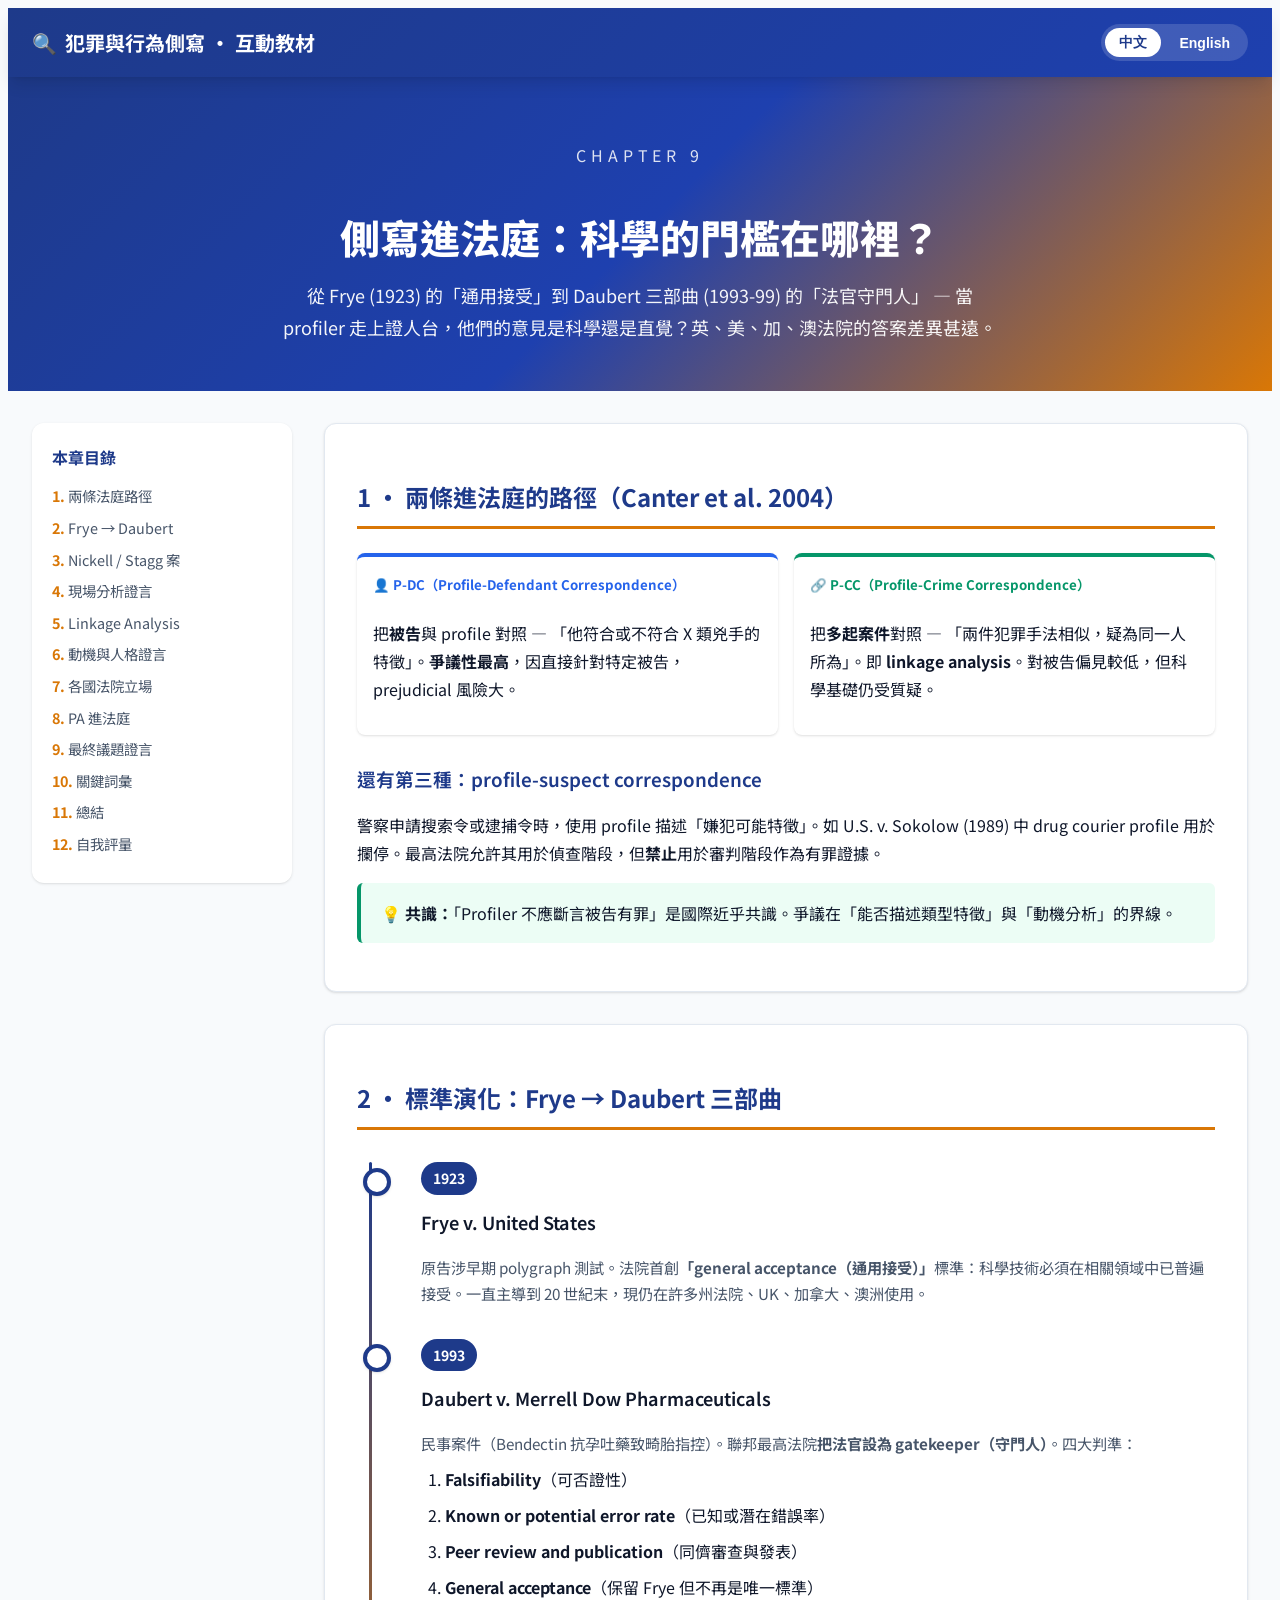
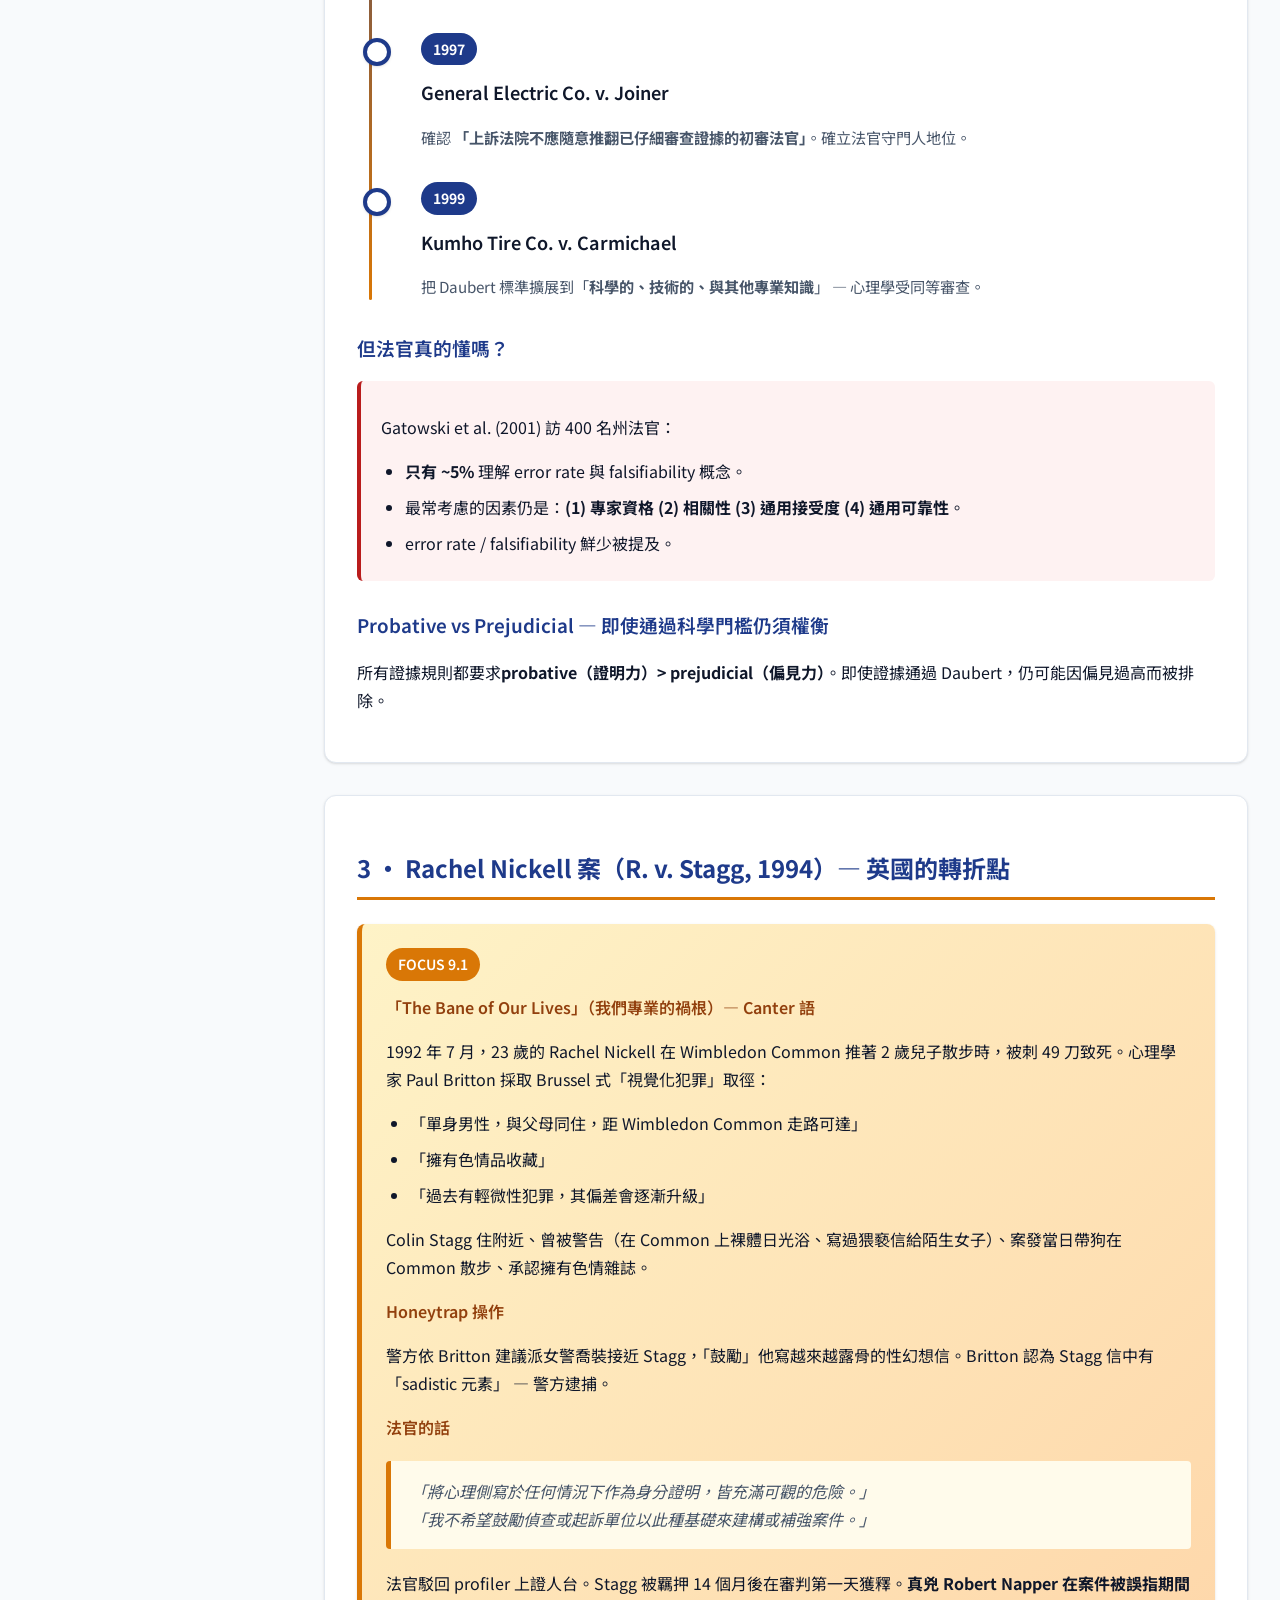
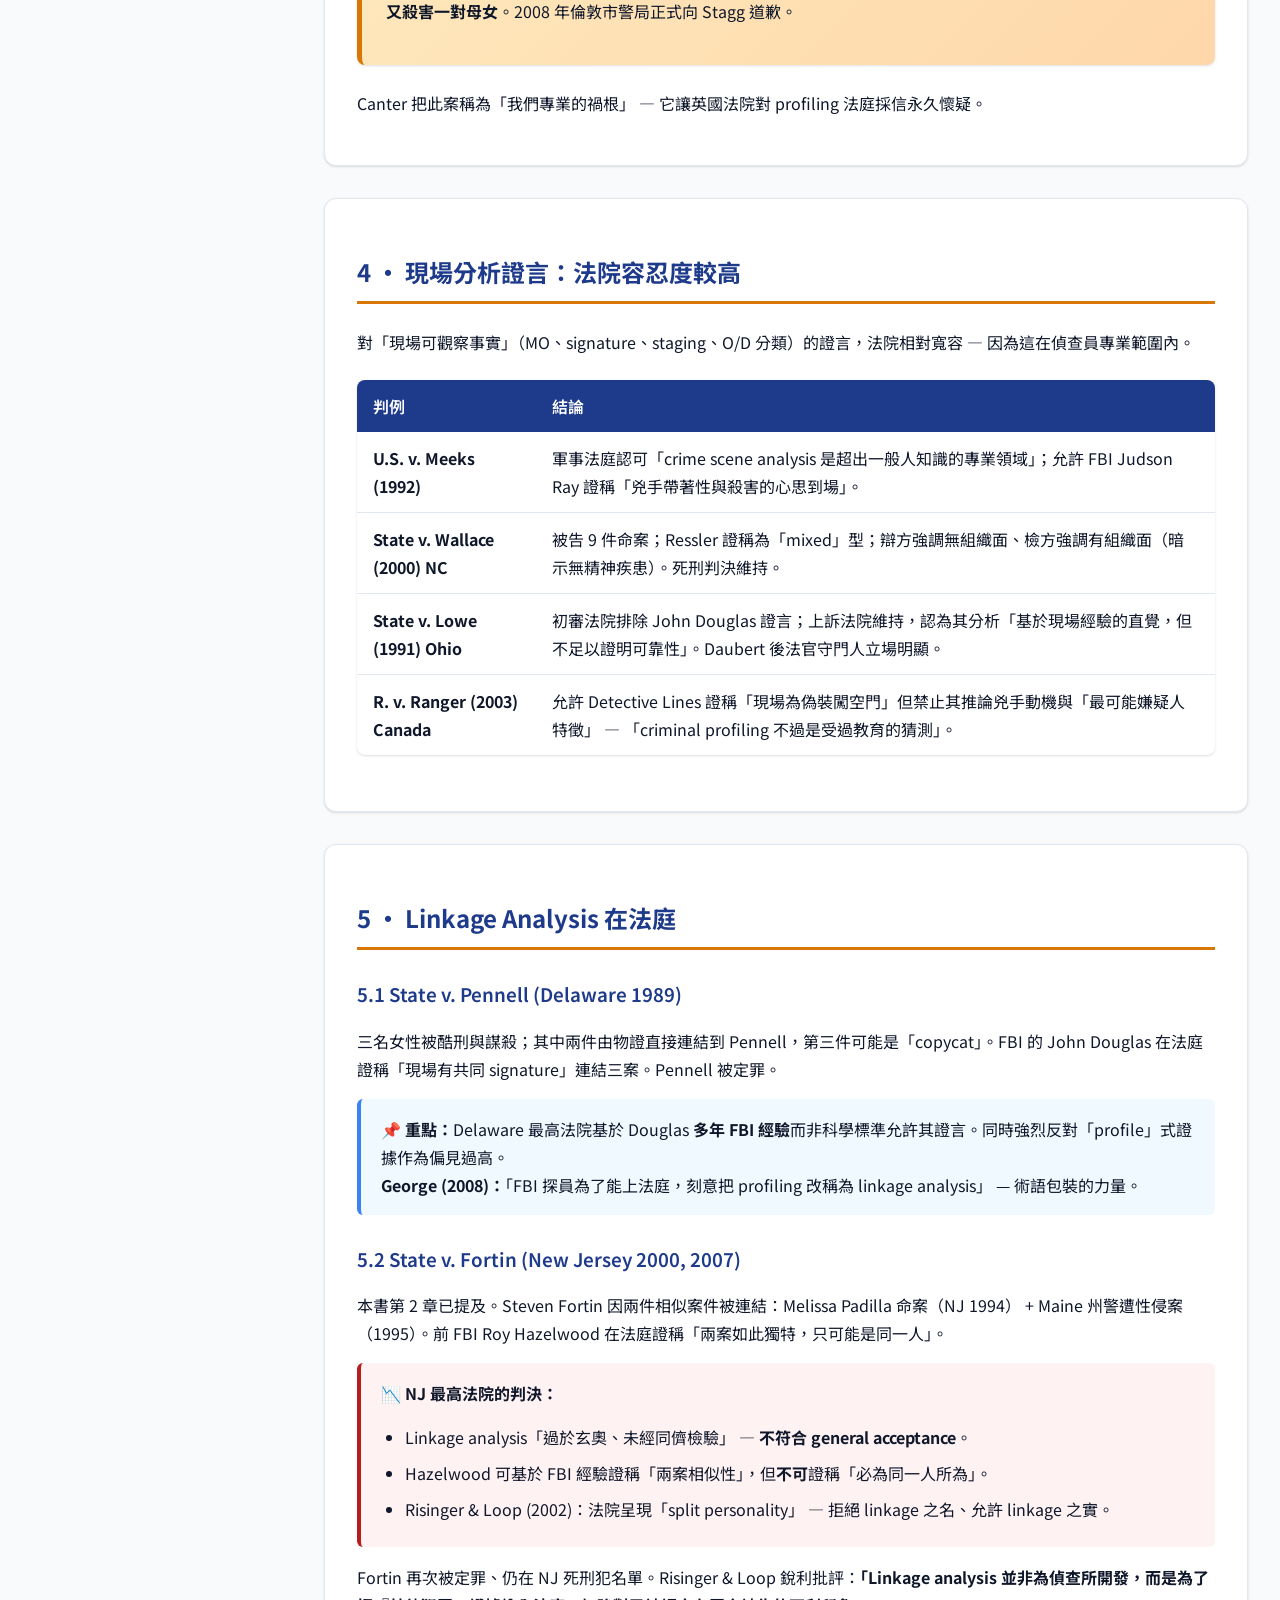
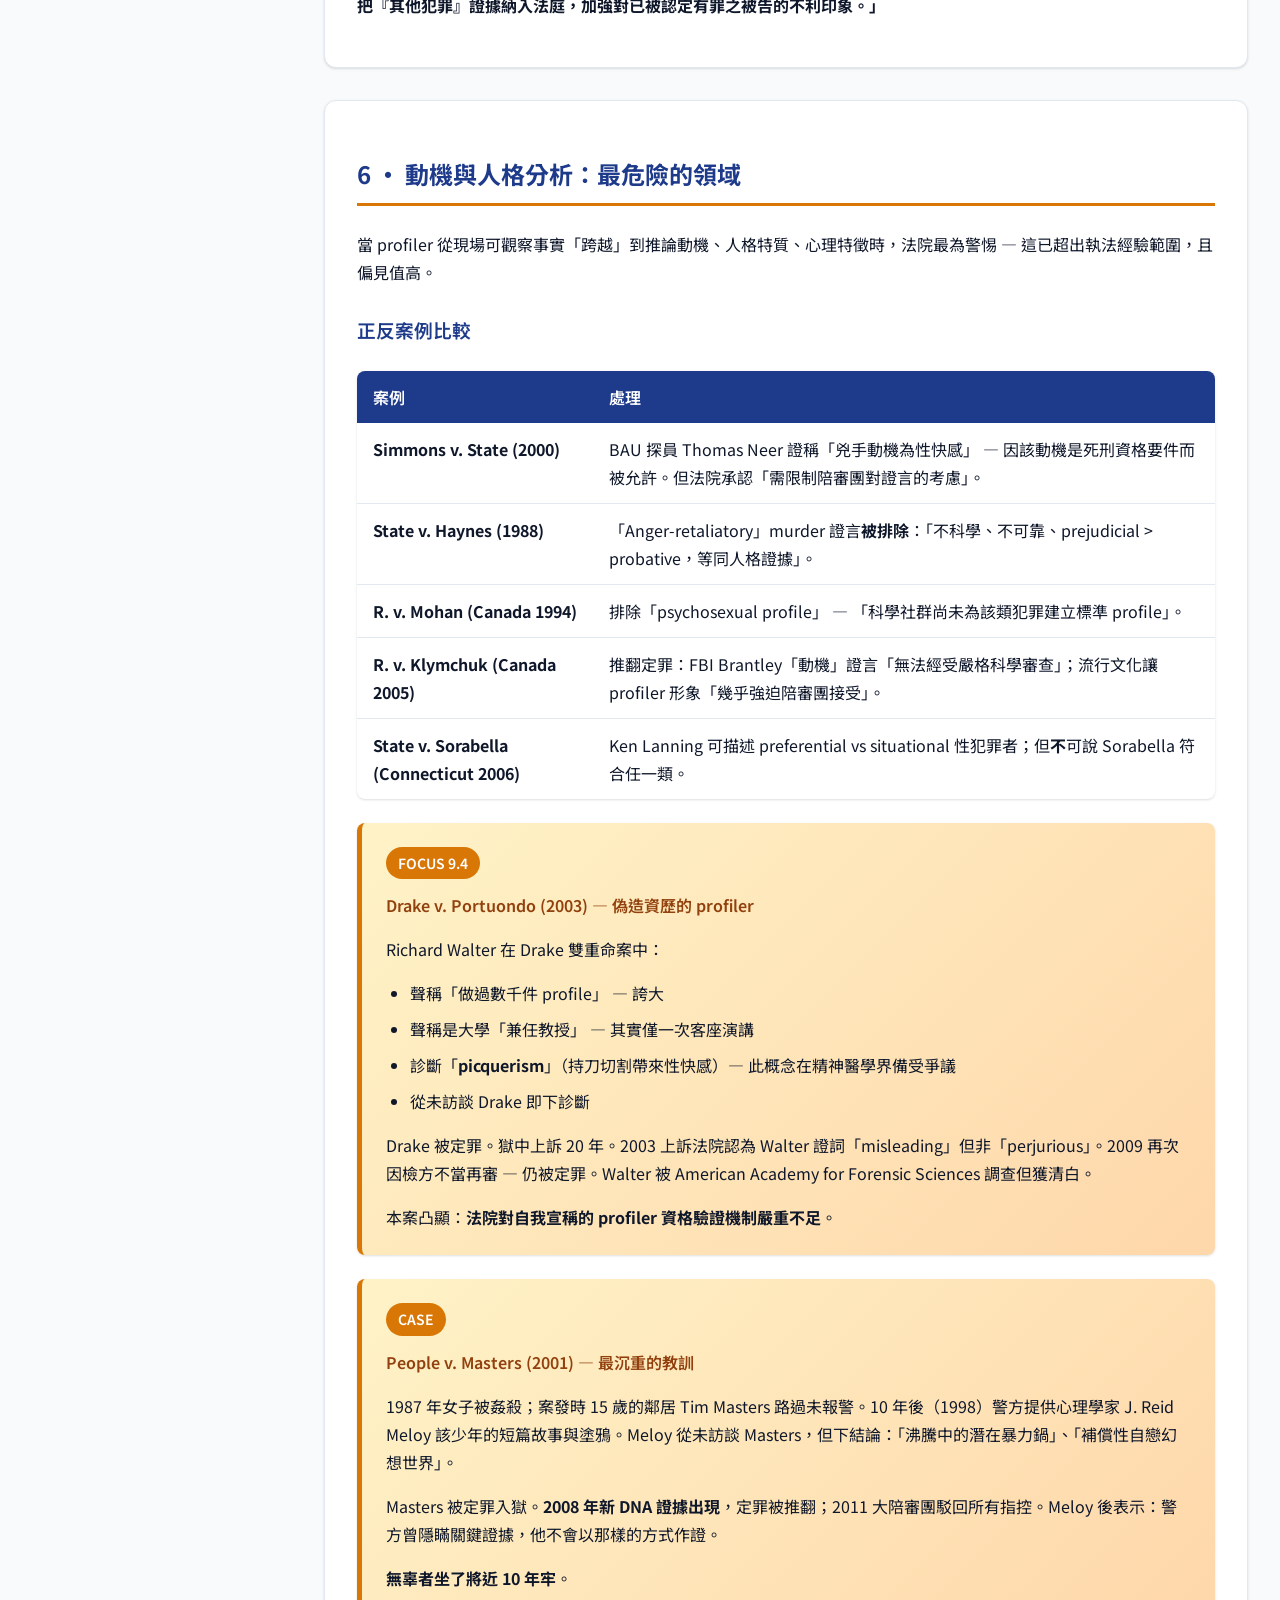
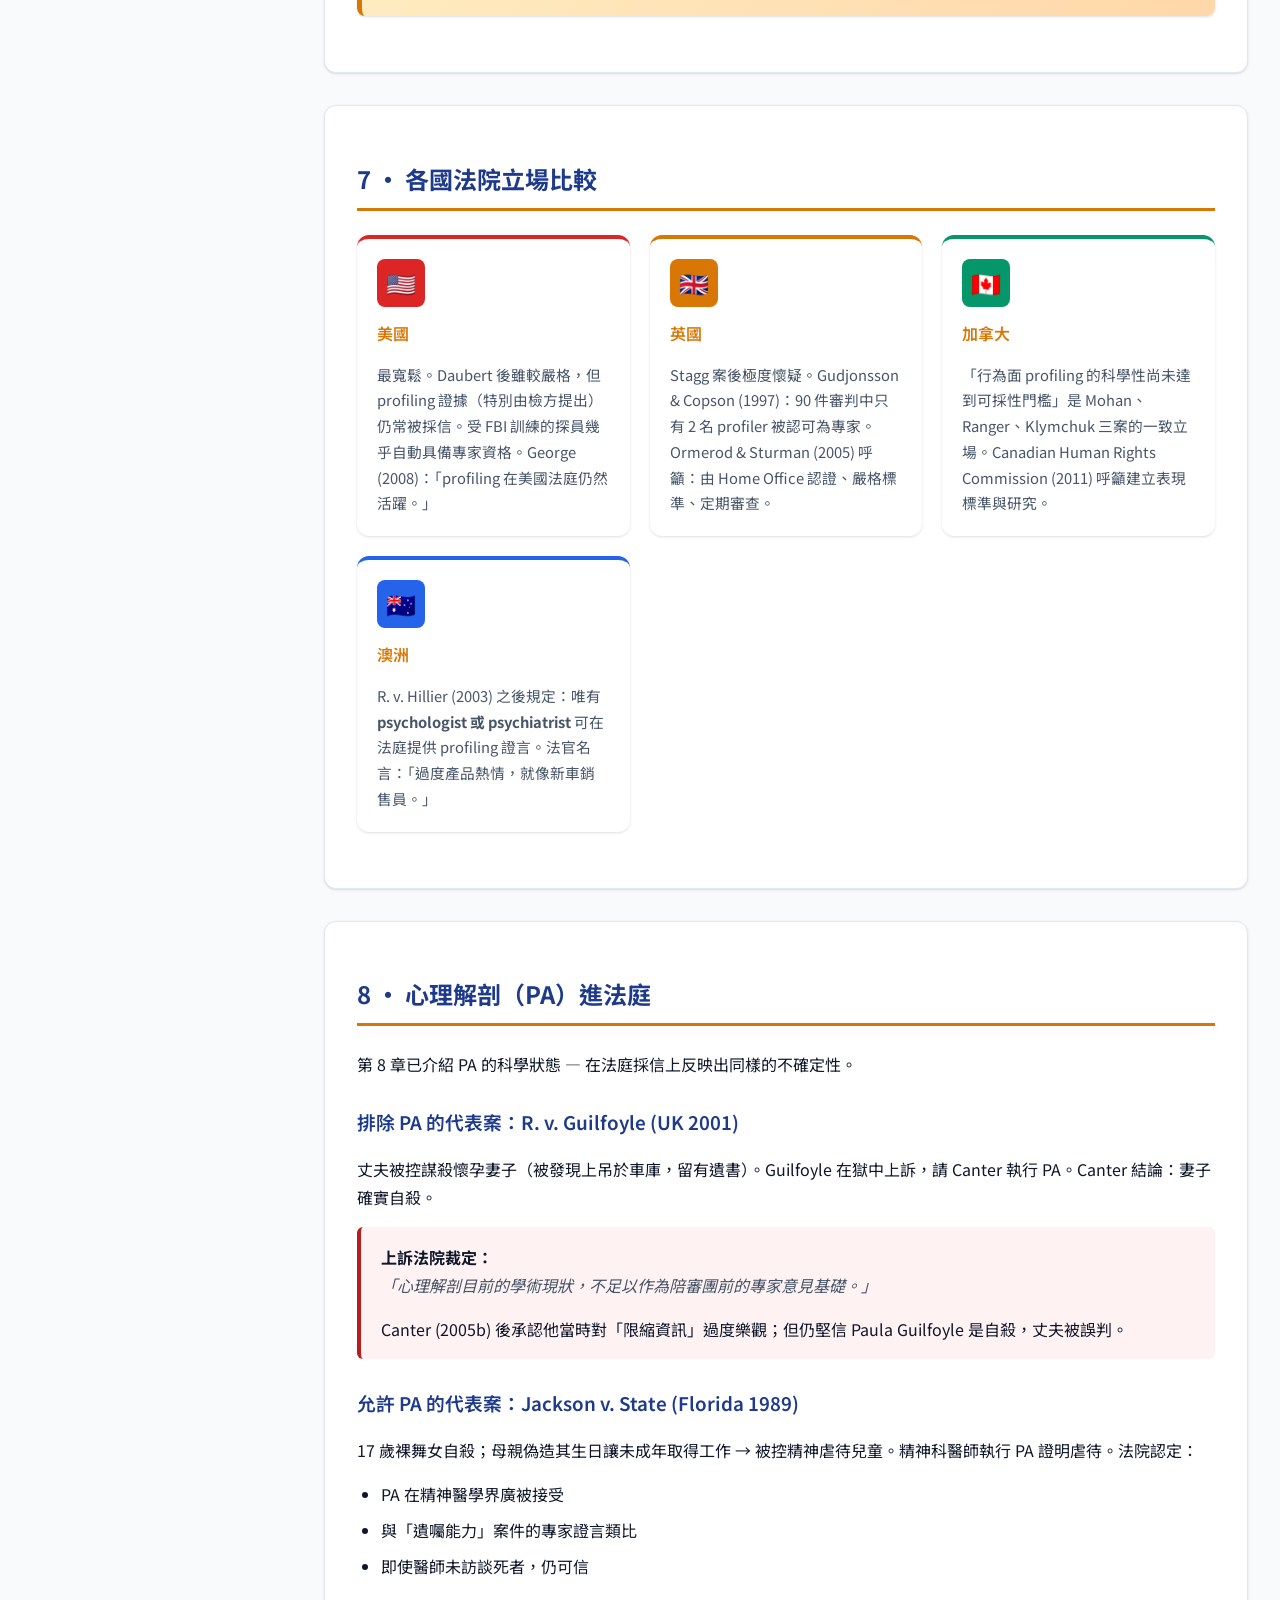
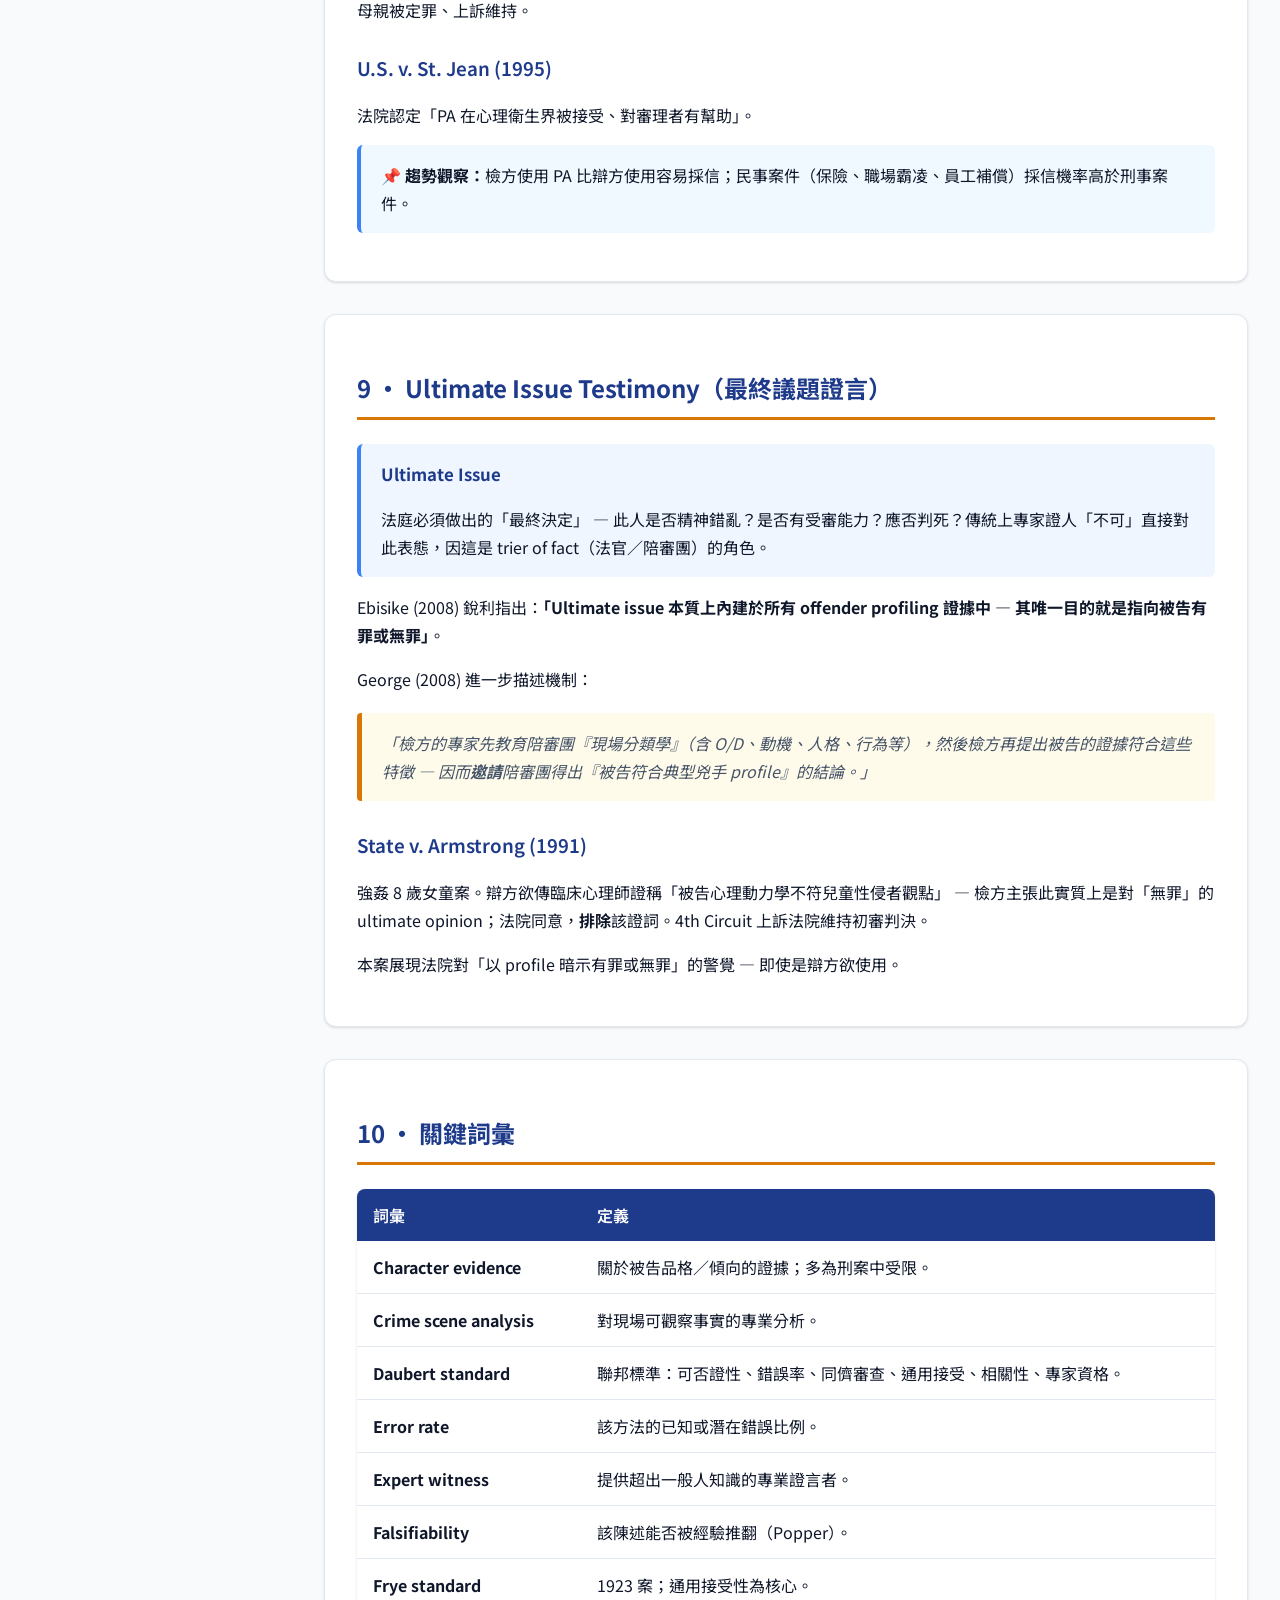
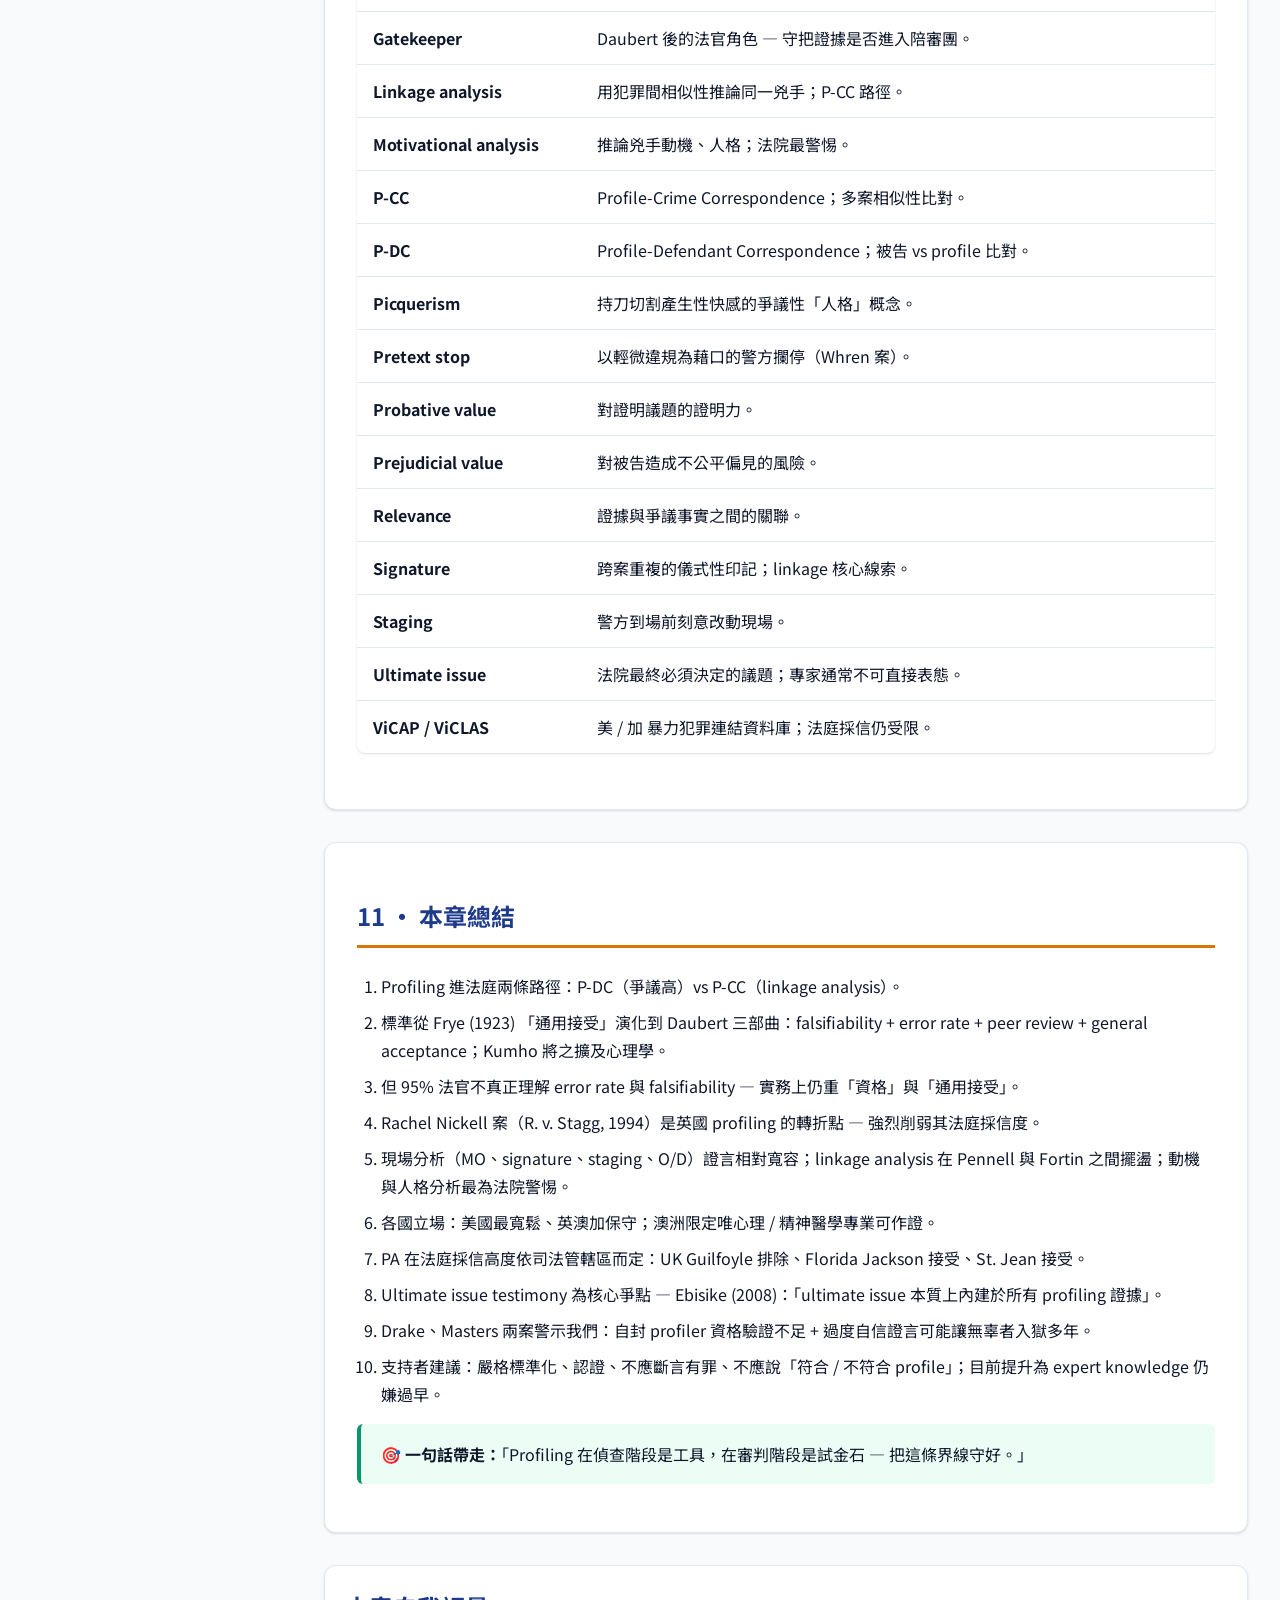
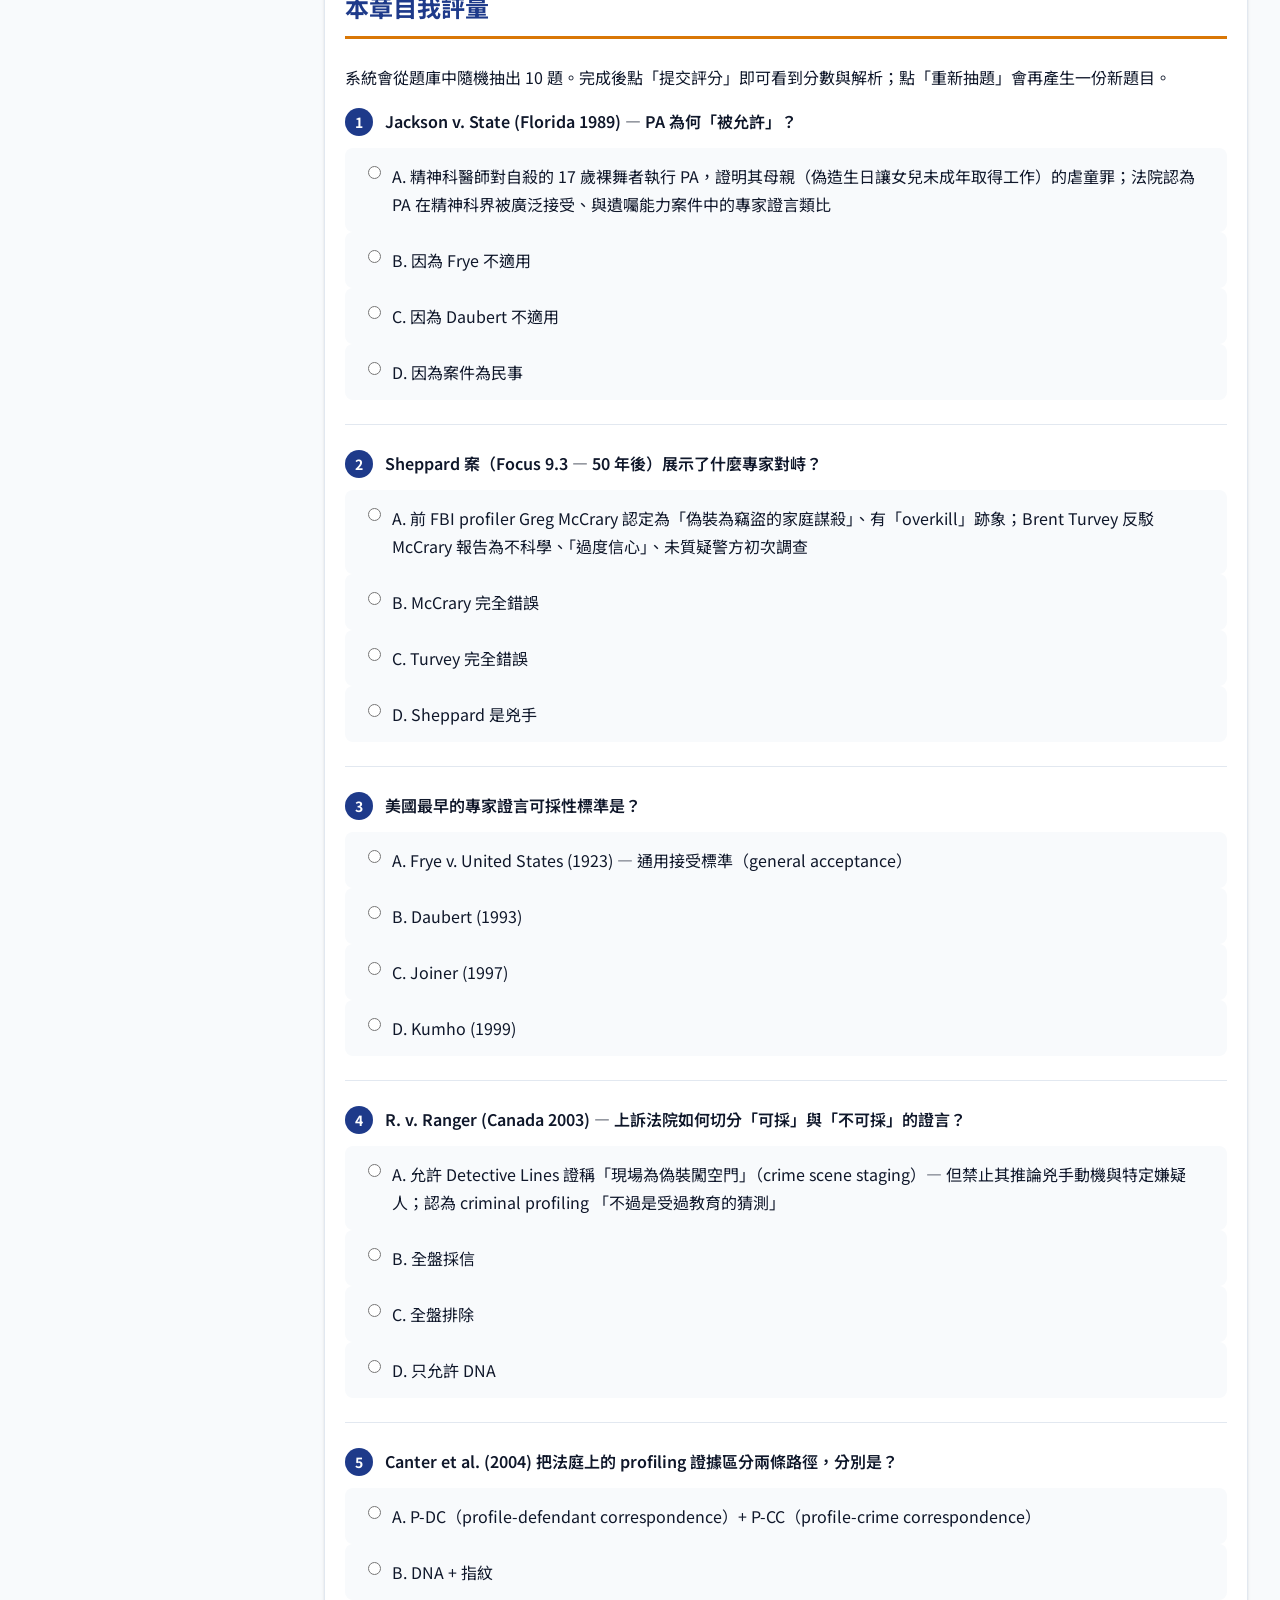
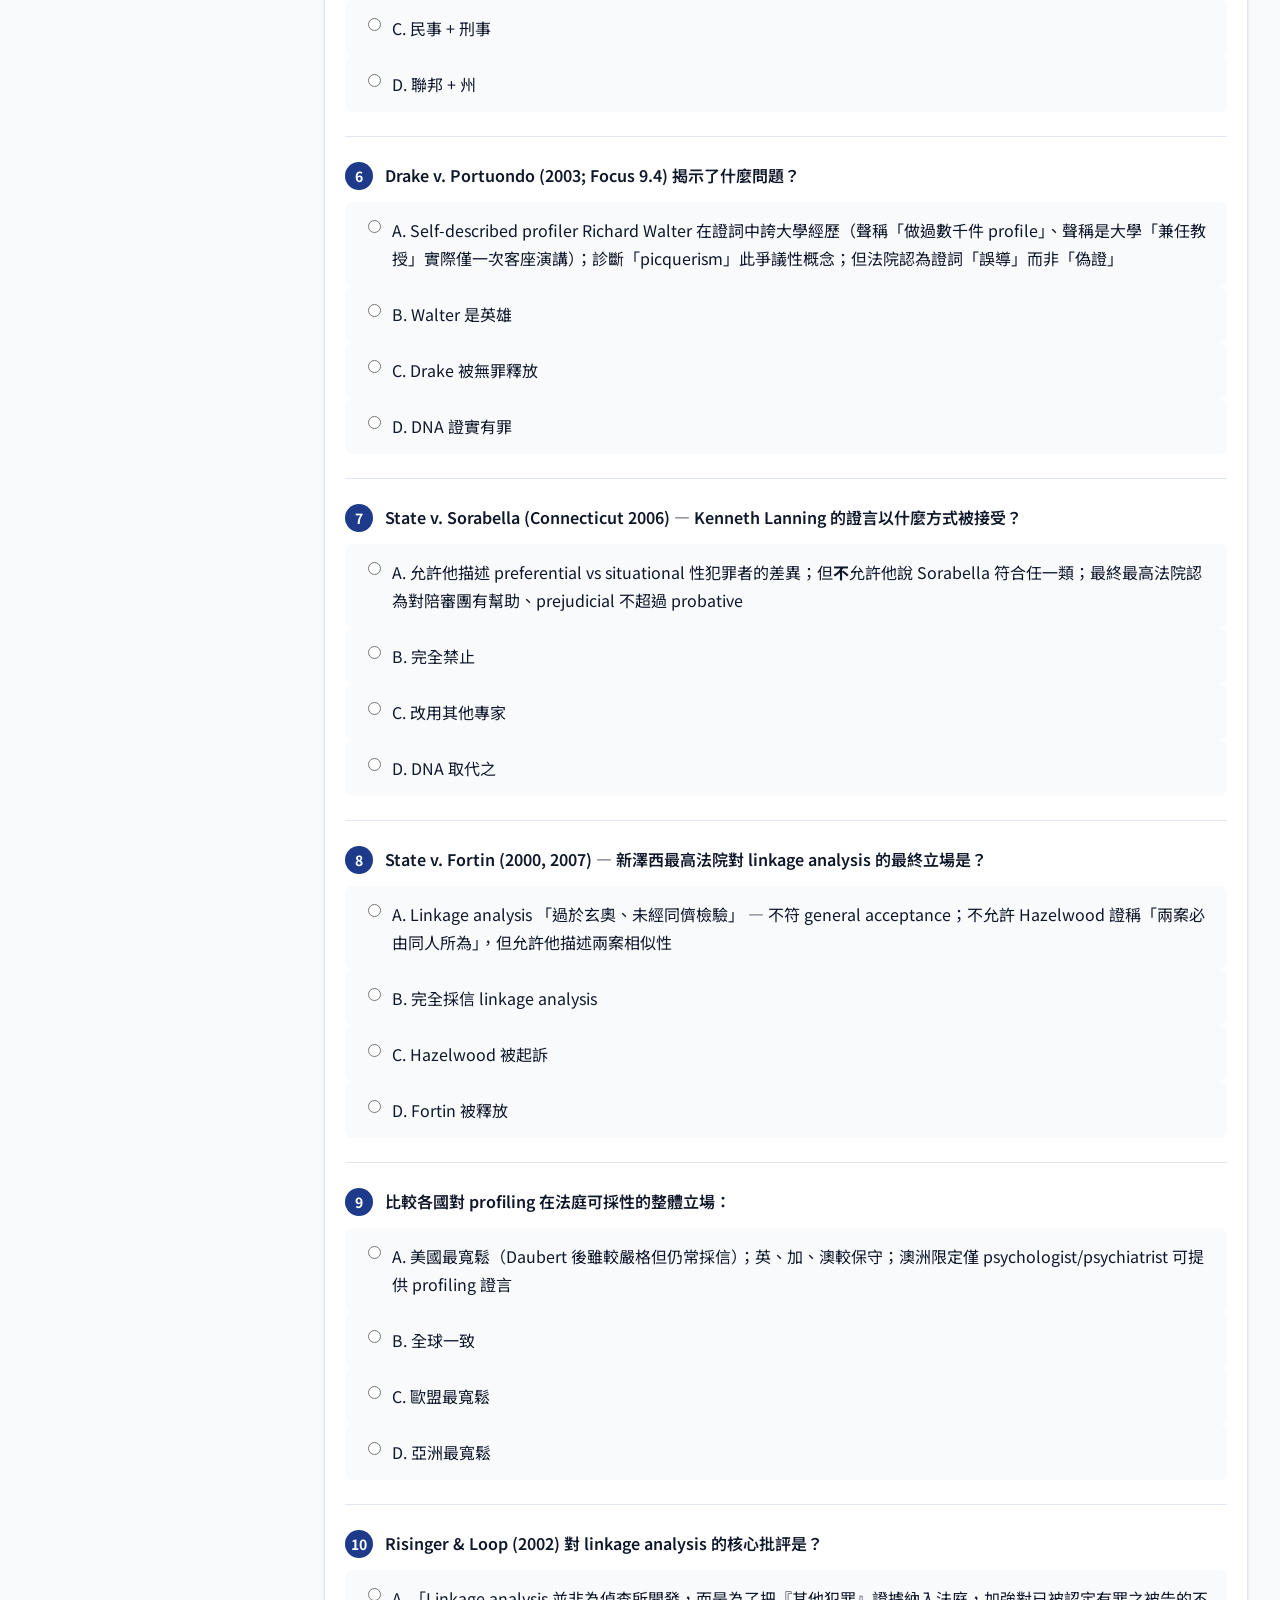
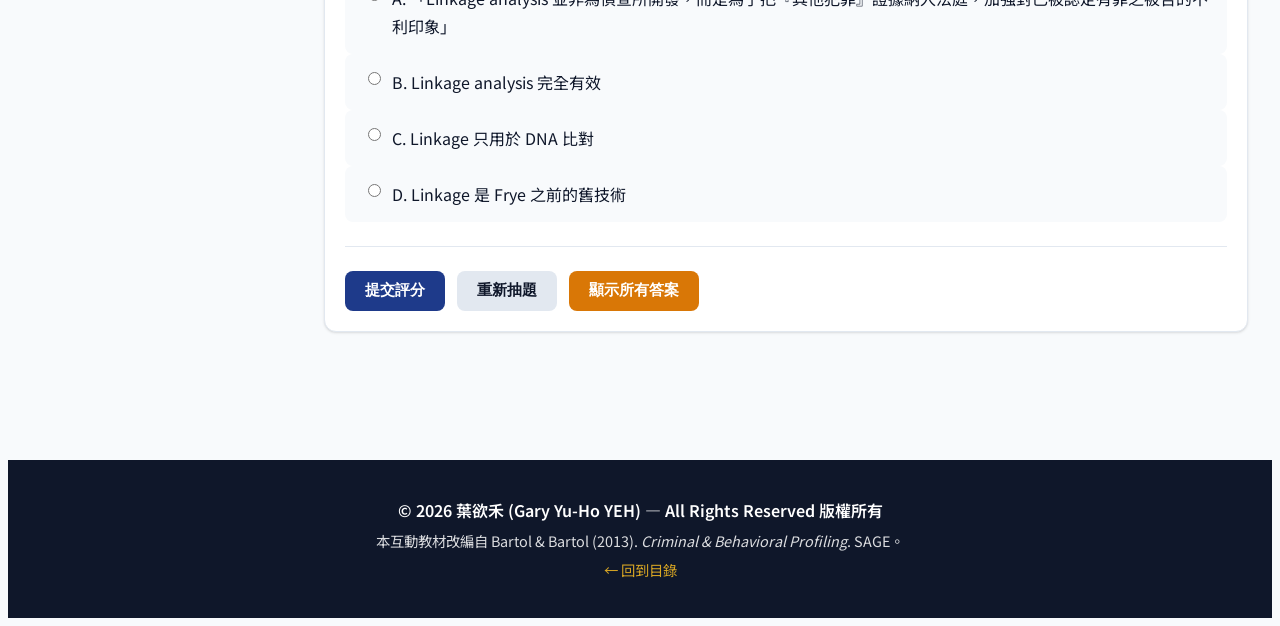
<file: chapters/chapter9.html>
<!DOCTYPE html>
<html lang="zh-Hant">
<head>
<meta charset="UTF-8">
<meta name="viewport" content="width=device-width, initial-scale=1">
<title>Chapter 9：側寫進法庭 — Criminal & Behavioral Profiling 互動教材</title>
<link rel="preconnect" href="https://fonts.googleapis.com">
<link rel="preconnect" href="https://fonts.gstatic.com" crossorigin>
<link href="https://fonts.googleapis.com/css2?family=Noto+Sans+TC:wght@400;500;600;700;800&family=Noto+Sans:wght@400;500;600;700&display=swap" rel="stylesheet">
<link rel="stylesheet" href="../assets/css/style.css">
</head>
<body class="lang-zh">

<header class="site-header"><div class="container">
  <a href="../index.html" class="site-title"><span>🔍</span>
    <span class="lang-zh-only">犯罪與行為側寫 · 互動教材</span>
    <span class="lang-en-only">Criminal & Behavioral Profiling · Interactive</span></a>
  <div class="lang-toggle"><button data-lang="zh" class="active">中文</button><button data-lang="en">English</button></div>
</div></header>

<section class="chapter-hero"><div class="container">
  <div class="lang-zh-only">
    <p style="opacity:.85;letter-spacing:.3em;margin-bottom:.5rem">CHAPTER 9</p>
    <h1>側寫進法庭：科學的門檻在哪裡？</h1>
    <p class="subtitle">從 Frye (1923) 的「通用接受」到 Daubert 三部曲 (1993-99) 的「法官守門人」 — 當 profiler 走上證人台，他們的意見是科學還是直覺？英、美、加、澳法院的答案差異甚遠。</p>
  </div>
  <div class="lang-en-only">
    <p style="opacity:.85;letter-spacing:.3em;margin-bottom:.5rem">CHAPTER 9</p>
    <h1>Profiling in Court: Where's the Scientific Threshold?</h1>
    <p class="subtitle">From Frye (1923)'s "general acceptance" to the Daubert trilogy (1993–99)'s "judge as gatekeeper" — when a profiler takes the stand, is their opinion science or intuition? UK, U.S., Canada, and Australia answer very differently.</p>
  </div>
</div></section>

<div class="chapter-layout">
  <aside><nav class="chapter-toc">
    <div class="lang-zh-only"><h4>本章目錄</h4></div><div class="lang-en-only"><h4>Contents</h4></div>
    <ol>
      <li><a href="#two-paths"><span class="lang-zh-only">兩條法庭路徑</span><span class="lang-en-only">Two Paths</span></a></li>
      <li><a href="#frye-daubert"><span class="lang-zh-only">Frye → Daubert</span><span class="lang-en-only">Frye → Daubert</span></a></li>
      <li><a href="#nickell"><span class="lang-zh-only">Nickell / Stagg 案</span><span class="lang-en-only">Nickell / Stagg</span></a></li>
      <li><a href="#crime-scene"><span class="lang-zh-only">現場分析證言</span><span class="lang-en-only">Crime Scene Testimony</span></a></li>
      <li><a href="#linkage"><span class="lang-zh-only">Linkage Analysis</span><span class="lang-en-only">Linkage Analysis</span></a></li>
      <li><a href="#motivation"><span class="lang-zh-only">動機與人格證言</span><span class="lang-en-only">Motivation &amp; Personality</span></a></li>
      <li><a href="#countries"><span class="lang-zh-only">各國法院立場</span><span class="lang-en-only">Country Comparison</span></a></li>
      <li><a href="#pa-court"><span class="lang-zh-only">PA 進法庭</span><span class="lang-en-only">PA in Court</span></a></li>
      <li><a href="#ultimate-issue"><span class="lang-zh-only">最終議題證言</span><span class="lang-en-only">Ultimate Issue</span></a></li>
      <li><a href="#glossary"><span class="lang-zh-only">關鍵詞彙</span><span class="lang-en-only">Glossary</span></a></li>
      <li><a href="#summary"><span class="lang-zh-only">總結</span><span class="lang-en-only">Summary</span></a></li>
      <li><a href="#quiz"><span class="lang-zh-only">自我評量</span><span class="lang-en-only">Quiz</span></a></li>
    </ol>
  </nav></aside>

  <main>

    <section id="two-paths" class="section-card">
      <div class="lang-zh-only">
        <h2>1 · 兩條進法庭的路徑（Canter et al. 2004）</h2>
        <div class="profile-compare">
          <div class="profile-col predicted"><h5>👤 P-DC（Profile-Defendant Correspondence）</h5>
            <p>把<strong>被告</strong>與 profile 對照 — 「他符合或不符合 X 類兇手的特徵」。<strong>爭議性最高</strong>，因直接針對特定被告，prejudicial 風險大。</p>
          </div>
          <div class="profile-col actual"><h5>🔗 P-CC（Profile-Crime Correspondence）</h5>
            <p>把<strong>多起案件</strong>對照 — 「兩件犯罪手法相似，疑為同一人所為」。即 <strong>linkage analysis</strong>。對被告偏見較低，但科學基礎仍受質疑。</p>
          </div>
        </div>

        <h3>還有第三種：profile-suspect correspondence</h3>
        <p>警察申請搜索令或逮捕令時，使用 profile 描述「嫌犯可能特徵」。如 U.S. v. Sokolow (1989) 中 drug courier profile 用於攔停。最高法院允許其用於偵查階段，但<strong>禁止</strong>用於審判階段作為有罪證據。</p>

        <div class="callout callout-tip">
          <strong>💡 共識：</strong>「Profiler 不應斷言被告有罪」是國際近乎共識。爭議在「能否描述類型特徵」與「動機分析」的界線。
        </div>
      </div>

      <div class="lang-en-only">
        <h2>1 · Two Courtroom Paths (Canter et al., 2004)</h2>
        <div class="profile-compare">
          <div class="profile-col predicted"><h5>👤 P-DC (Profile-Defendant Correspondence)</h5>
            <p>Compares the <strong>defendant</strong> against a profile — "He does/doesn't fit type-X offender." <strong>Most controversial</strong> — directly aimed at a specific defendant; highest prejudicial risk.</p>
          </div>
          <div class="profile-col actual"><h5>🔗 P-CC (Profile-Crime Correspondence)</h5>
            <p>Compares <strong>multiple cases</strong> — "Two crimes look similar; possibly the same offender." This is <strong>linkage analysis</strong>. Less bias against the defendant, but its science is still questioned.</p>
          </div>
        </div>

        <h3>Plus a third: profile-suspect correspondence</h3>
        <p>Police request search/arrest warrants using profiles. E.g., U.S. v. Sokolow (1989) used the drug courier profile for stops. The Supreme Court allowed it at the investigative stage but <strong>barred</strong> trial use as proof of guilt.</p>

        <div class="callout callout-tip">
          <strong>💡 Consensus:</strong> "Profilers should not assert defendant guilt" — near-universal. The disputes are about describing type characteristics and motivational analysis.
        </div>
      </div>
    </section>

    <section id="frye-daubert" class="section-card">
      <div class="lang-zh-only">
        <h2>2 · 標準演化：Frye → Daubert 三部曲</h2>

        <div class="timeline">
          <div class="timeline-item"><span class="year">1923</span><h4>Frye v. United States</h4>
            <p>原告涉早期 polygraph 測試。法院首創<strong>「general acceptance（通用接受）」</strong>標準：科學技術必須在相關領域中已普遍接受。一直主導到 20 世紀末，現仍在許多州法院、UK、加拿大、澳洲使用。</p>
          </div>
          <div class="timeline-item"><span class="year">1993</span><h4>Daubert v. Merrell Dow Pharmaceuticals</h4>
            <p>民事案件（Bendectin 抗孕吐藥致畸胎指控）。聯邦最高法院<strong>把法官設為 gatekeeper（守門人）</strong>。四大判準：</p>
            <ol style="margin-top:.5rem">
              <li><strong>Falsifiability</strong>（可否證性）</li>
              <li><strong>Known or potential error rate</strong>（已知或潛在錯誤率）</li>
              <li><strong>Peer review and publication</strong>（同儕審查與發表）</li>
              <li><strong>General acceptance</strong>（保留 Frye 但不再是唯一標準）</li>
            </ol>
          </div>
          <div class="timeline-item"><span class="year">1997</span><h4>General Electric Co. v. Joiner</h4>
            <p>確認 <strong>「上訴法院不應隨意推翻已仔細審查證據的初審法官」</strong>。確立法官守門人地位。</p>
          </div>
          <div class="timeline-item"><span class="year">1999</span><h4>Kumho Tire Co. v. Carmichael</h4>
            <p>把 Daubert 標準擴展到「<strong>科學的、技術的、與其他專業知識</strong>」 — 心理學受同等審查。</p>
          </div>
        </div>

        <h3>但法官真的懂嗎？</h3>
        <div class="callout callout-warn">
          <p>Gatowski et al. (2001) 訪 400 名州法官：</p>
          <ul style="margin-bottom:0">
            <li><strong>只有 ~5%</strong> 理解 error rate 與 falsifiability 概念。</li>
            <li>最常考慮的因素仍是：<strong>(1) 專家資格 (2) 相關性 (3) 通用接受度 (4) 通用可靠性</strong>。</li>
            <li>error rate / falsifiability 鮮少被提及。</li>
          </ul>
        </div>

        <h3>Probative vs Prejudicial — 即使通過科學門檻仍須權衡</h3>
        <p>所有證據規則都要求<strong>probative（證明力）&gt; prejudicial（偏見力）</strong>。即使證據通過 Daubert，仍可能因偏見過高而被排除。</p>
      </div>

      <div class="lang-en-only">
        <h2>2 · Standards Evolution: Frye → Daubert Trilogy</h2>

        <div class="timeline">
          <div class="timeline-item"><span class="year">1923</span><h4>Frye v. United States</h4>
            <p>Involved an early polygraph. Established the <strong>"general acceptance"</strong> standard: scientific techniques must have gained general acceptance in the field. Dominated until late 20th century; still used in many U.S. states, UK, Canada, Australia.</p>
          </div>
          <div class="timeline-item"><span class="year">1993</span><h4>Daubert v. Merrell Dow Pharmaceuticals</h4>
            <p>A civil case (Bendectin antinausea drug birth-defect allegations). The Supreme Court made the judge a <strong>gatekeeper</strong>. Four criteria:</p>
            <ol style="margin-top:.5rem">
              <li><strong>Falsifiability</strong></li>
              <li><strong>Known or potential error rate</strong></li>
              <li><strong>Peer review and publication</strong></li>
              <li><strong>General acceptance</strong> (kept but no longer sole)</li>
            </ol>
          </div>
          <div class="timeline-item"><span class="year">1997</span><h4>General Electric Co. v. Joiner</h4>
            <p>Confirmed <strong>appellate courts should not lightly second-guess trial judges who carefully reviewed evidence</strong>. Locked in gatekeeper status.</p>
          </div>
          <div class="timeline-item"><span class="year">1999</span><h4>Kumho Tire Co. v. Carmichael</h4>
            <p>Extended Daubert to <strong>"scientific, technical, and other specialized knowledge"</strong> — psychology gets the same scrutiny.</p>
          </div>
        </div>

        <h3>But Do Judges Really Get It?</h3>
        <div class="callout callout-warn">
          <p>Gatowski et al. (2001), 400 state judges:</p>
          <ul style="margin-bottom:0">
            <li><strong>Only ~5%</strong> understood error rate and falsifiability.</li>
            <li>Most-relied factors: <strong>(1) expert qualifications (2) relevance (3) general acceptance (4) general reliability</strong>.</li>
            <li>Error rate / falsifiability rarely cited.</li>
          </ul>
        </div>

        <h3>Probative vs Prejudicial — Still Weighed Even After Daubert</h3>
        <p>All evidence rules require <strong>probative &gt; prejudicial</strong>. Even Daubert-admissible evidence can be excluded if too prejudicial.</p>
      </div>
    </section>

    <section id="nickell" class="section-card">
      <div class="lang-zh-only">
        <h2>3 · Rachel Nickell 案（R. v. Stagg, 1994）— 英國的轉折點</h2>

        <div class="focus-box">
          <span class="focus-label">FOCUS 9.1</span>
          <h4>「The Bane of Our Lives」（我們專業的禍根）— Canter 語</h4>
          <p>1992 年 7 月，23 歲的 Rachel Nickell 在 Wimbledon Common 推著 2 歲兒子散步時，被刺 49 刀致死。心理學家 Paul Britton 採取 Brussel 式「視覺化犯罪」取徑：</p>
          <ul>
            <li>「單身男性，與父母同住，距 Wimbledon Common 走路可達」</li>
            <li>「擁有色情品收藏」</li>
            <li>「過去有輕微性犯罪，其偏差會逐漸升級」</li>
          </ul>
          <p>Colin Stagg 住附近、曾被警告（在 Common 上裸體日光浴、寫過猥褻信給陌生女子）、案發當日帶狗在 Common 散步、承認擁有色情雜誌。</p>

          <h4 style="margin-top:1rem">Honeytrap 操作</h4>
          <p>警方依 Britton 建議派女警喬裝接近 Stagg，「鼓勵」他寫越來越露骨的性幻想信。Britton 認為 Stagg 信中有「sadistic 元素」 — 警方逮捕。</p>

          <h4 style="margin-top:1rem">法官的話</h4>
          <blockquote>「將心理側寫於任何情況下作為身分證明，皆充滿可觀的危險。」<br>「我不希望鼓勵偵查或起訴單位以此種基礎來建構或補強案件。」</blockquote>
          <p>法官駁回 profiler 上證人台。Stagg 被羈押 14 個月後在審判第一天獲釋。<strong>真兇 Robert Napper 在案件被誤指期間又殺害一對母女</strong>。2008 年倫敦市警局正式向 Stagg 道歉。</p>
        </div>

        <p>Canter 把此案稱為「我們專業的禍根」 — 它讓英國法院對 profiling 法庭採信永久懷疑。</p>
      </div>

      <div class="lang-en-only">
        <h2>3 · The Rachel Nickell Case (R. v. Stagg, 1994) — UK's Turning Point</h2>

        <div class="focus-box">
          <span class="focus-label">FOCUS 9.1</span>
          <h4>"The Bane of Our Lives" — Canter</h4>
          <p>July 1992: 23-year-old Rachel Nickell was stabbed 49 times on Wimbledon Common while walking with her 2-year-old son. Psychologist Paul Britton took a Brussel-style "visualization" approach:</p>
          <ul>
            <li>"Single man, lives with parents, walking distance to Wimbledon Common"</li>
            <li>"Owns pornography collection"</li>
            <li>"Has a minor prior sexual offense; deviancy will escalate"</li>
          </ul>
          <p>Colin Stagg lived nearby, had been cautioned (nude sunbathing on the Common, obscene letter to a stranger), was walking his dog on the Common that day, owned porn magazines.</p>

          <h4 style="margin-top:1rem">The Honeytrap</h4>
          <p>On Britton's advice, an undercover female officer was sent to encourage Stagg to write increasingly explicit fantasies. Britton said Stagg's letters showed "sadistic elements" — police arrested.</p>

          <h4 style="margin-top:1rem">The Judge's Words</h4>
          <blockquote>"The notion of psychological profiling in any circumstances as proof of identity is redolent of considerable danger."<br>"I don't wish to give encouragement to investigating or prosecuting authorities to seek to construct or supplement a case on this kind of basis."</blockquote>
          <p>The judge barred profiler testimony. Stagg, held 14 months, was freed on the first day of trial. <strong>The real killer, Robert Napper, killed another mother and her 4-year-old daughter</strong> during Stagg's wrongful focus. In 2008 the Met Police formally apologized.</p>
        </div>

        <p>Canter called this case "the bane of our lives" — it cemented British court skepticism of profiling.</p>
      </div>
    </section>

    <section id="crime-scene" class="section-card">
      <div class="lang-zh-only">
        <h2>4 · 現場分析證言：法院容忍度較高</h2>
        <p>對「現場可觀察事實」（MO、signature、staging、O/D 分類）的證言，法院相對寬容 — 因為這在偵查員專業範圍內。</p>

        <table class="compare-table">
          <thead><tr><th>判例</th><th>結論</th></tr></thead>
          <tbody>
            <tr><td><strong>U.S. v. Meeks (1992)</strong></td><td>軍事法庭認可「crime scene analysis 是超出一般人知識的專業領域」；允許 FBI Judson Ray 證稱「兇手帶著性與殺害的心思到場」。</td></tr>
            <tr><td><strong>State v. Wallace (2000) NC</strong></td><td>被告 9 件命案；Ressler 證稱為「mixed」型；辯方強調無組織面、檢方強調有組織面（暗示無精神疾患）。死刑判決維持。</td></tr>
            <tr><td><strong>State v. Lowe (1991) Ohio</strong></td><td>初審法院排除 John Douglas 證言；上訴法院維持，認為其分析「基於現場經驗的直覺，但不足以證明可靠性」。Daubert 後法官守門人立場明顯。</td></tr>
            <tr><td><strong>R. v. Ranger (2003) Canada</strong></td><td>允許 Detective Lines 證稱「現場為偽裝闖空門」但禁止其推論兇手動機與「最可能嫌疑人特徵」 — 「criminal profiling 不過是受過教育的猜測」。</td></tr>
          </tbody>
        </table>
      </div>

      <div class="lang-en-only">
        <h2>4 · Crime Scene Testimony: Higher Court Tolerance</h2>
        <p>Courts are more permissive of testimony about observable scene facts (MO, signature, staging, O/D) — this falls within investigators' domain.</p>

        <table class="compare-table">
          <thead><tr><th>Case</th><th>Holding</th></tr></thead>
          <tbody>
            <tr><td><strong>U.S. v. Meeks (1992)</strong></td><td>Military court: 'crime scene analysis is specialized knowledge beyond the ken of the average person'; allowed FBI's Judson Ray to testify 'the offender came with sex and killing on his mind.'</td></tr>
            <tr><td><strong>State v. Wallace (2000) NC</strong></td><td>9 murders; Ressler called the scenes 'mixed'; defense stressed disorganized features, prosecution emphasized organized (implying no mental illness). Death sentence stood.</td></tr>
            <tr><td><strong>State v. Lowe (1991) Ohio</strong></td><td>Trial court excluded John Douglas; appellate court upheld — his analysis was 'intuitiveness honed by experience but not sufficient evidence of reliability.' Post-Daubert gatekeeper at work.</td></tr>
            <tr><td><strong>R. v. Ranger (2003) Canada</strong></td><td>Allowed Detective Lines's staging testimony; barred her motive and 'likely suspect' inferences — 'criminal profiling amounts to no more than educated guesses.'</td></tr>
          </tbody>
        </table>
      </div>
    </section>

    <section id="linkage" class="section-card">
      <div class="lang-zh-only">
        <h2>5 · Linkage Analysis 在法庭</h2>

        <h3>5.1 State v. Pennell (Delaware 1989)</h3>
        <p>三名女性被酷刑與謀殺；其中兩件由物證直接連結到 Pennell，第三件可能是「copycat」。FBI 的 John Douglas 在法庭證稱「現場有共同 signature」連結三案。Pennell 被定罪。</p>
        <div class="callout">
          <strong>📌 重點：</strong>Delaware 最高法院基於 Douglas <strong>多年 FBI 經驗</strong>而非科學標準允許其證言。同時強烈反對「profile」式證據作為偏見過高。<br><strong>George (2008)：</strong>「FBI 探員為了能上法庭，刻意把 profiling 改稱為 linkage analysis」 — 術語包裝的力量。
        </div>

        <h3>5.2 State v. Fortin (New Jersey 2000, 2007)</h3>
        <p>本書第 2 章已提及。Steven Fortin 因兩件相似案件被連結：Melissa Padilla 命案（NJ 1994） + Maine 州警遭性侵案（1995）。前 FBI Roy Hazelwood 在法庭證稱「兩案如此獨特，只可能是同一人」。</p>

        <div class="callout callout-warn">
          <strong>📉 NJ 最高法院的判決：</strong>
          <ul style="margin-bottom:0">
            <li>Linkage analysis「過於玄奧、未經同儕檢驗」 — <strong>不符合 general acceptance</strong>。</li>
            <li>Hazelwood 可基於 FBI 經驗證稱「兩案相似性」，但<strong>不可</strong>證稱「必為同一人所為」。</li>
            <li>Risinger &amp; Loop (2002)：法院呈現「split personality」 — 拒絕 linkage 之名、允許 linkage 之實。</li>
          </ul>
        </div>

        <p>Fortin 再次被定罪、仍在 NJ 死刑犯名單。Risinger &amp; Loop 銳利批評：<strong>「Linkage analysis 並非為偵查所開發，而是為了把『其他犯罪』證據納入法庭，加強對已被認定有罪之被告的不利印象。」</strong></p>
      </div>

      <div class="lang-en-only">
        <h2>5 · Linkage Analysis in Court</h2>

        <h3>5.1 State v. Pennell (Delaware 1989)</h3>
        <p>Three women tortured and killed; physical evidence linked Pennell to two, the third could have been a copycat. FBI's John Douglas testified to a 'common signature' linking all three. Pennell was convicted.</p>
        <div class="callout">
          <strong>📌 Key:</strong> The Delaware Supreme Court allowed Douglas's testimony based on <strong>FBI experience</strong> rather than scientific standards — but strongly opposed 'profile' evidence as prejudicial.<br><strong>George (2008):</strong> "FBI agents reframed profiling as 'linkage analysis' to gain courtroom admission" — terminology framing matters.
        </div>

        <h3>5.2 State v. Fortin (New Jersey 2000, 2007)</h3>
        <p>Ch 2 introduced this case. Fortin was linked via two similar attacks: the Melissa Padilla murder (NJ 1994) + the Maine state trooper sexual assault (1995). Roy Hazelwood testified: 'the two crimes are so unique only one person could have done both.'</p>

        <div class="callout callout-warn">
          <strong>📉 NJ Supreme Court ruling:</strong>
          <ul style="margin-bottom:0">
            <li>Linkage analysis is 'too esoteric and untested by peers' — <strong>fails general acceptance</strong>.</li>
            <li>Hazelwood may testify on FBI experience-based 'similarity' but <strong>NOT</strong> 'same offender.'</li>
            <li>Risinger &amp; Loop (2002): the court shows a 'split personality' — rejected linkage by name, allowed it in substance.</li>
          </ul>
        </div>

        <p>Fortin was reconvicted and remains on NJ death row. Risinger &amp; Loop's cutting critique: <strong>"Linkage analysis was developed not as an investigative aid, but to admit other-crime evidence and reinforce the jury's case against already-believed-guilty defendants."</strong></p>
      </div>
    </section>

    <section id="motivation" class="section-card">
      <div class="lang-zh-only">
        <h2>6 · 動機與人格分析：最危險的領域</h2>
        <p>當 profiler 從現場可觀察事實「跨越」到推論動機、人格特質、心理特徵時，法院最為警惕 — 這已超出執法經驗範圍，且偏見值高。</p>

        <h3>正反案例比較</h3>
        <table class="compare-table">
          <thead><tr><th>案例</th><th>處理</th></tr></thead>
          <tbody>
            <tr><td><strong>Simmons v. State (2000)</strong></td><td>BAU 探員 Thomas Neer 證稱「兇手動機為性快感」 — 因該動機是死刑資格要件而被允許。但法院承認「需限制陪審團對證言的考慮」。</td></tr>
            <tr><td><strong>State v. Haynes (1988)</strong></td><td>「Anger-retaliatory」murder 證言<strong>被排除</strong>：「不科學、不可靠、prejudicial &gt; probative，等同人格證據」。</td></tr>
            <tr><td><strong>R. v. Mohan (Canada 1994)</strong></td><td>排除「psychosexual profile」 — 「科學社群尚未為該類犯罪建立標準 profile」。</td></tr>
            <tr><td><strong>R. v. Klymchuk (Canada 2005)</strong></td><td>推翻定罪：FBI Brantley「動機」證言「無法經受嚴格科學審查」；流行文化讓 profiler 形象「幾乎強迫陪審團接受」。</td></tr>
            <tr><td><strong>State v. Sorabella (Connecticut 2006)</strong></td><td>Ken Lanning 可描述 preferential vs situational 性犯罪者；但<strong>不</strong>可說 Sorabella 符合任一類。</td></tr>
          </tbody>
        </table>

        <div class="focus-box">
          <span class="focus-label">FOCUS 9.4</span>
          <h4>Drake v. Portuondo (2003) — 偽造資歷的 profiler</h4>
          <p>Richard Walter 在 Drake 雙重命案中：</p>
          <ul>
            <li>聲稱「做過數千件 profile」 — 誇大</li>
            <li>聲稱是大學「兼任教授」 — 其實僅一次客座演講</li>
            <li>診斷「<strong>picquerism</strong>」（持刀切割帶來性快感）— 此概念在精神醫學界備受爭議</li>
            <li>從未訪談 Drake 即下診斷</li>
          </ul>
          <p>Drake 被定罪。獄中上訴 20 年。2003 上訴法院認為 Walter 證詞「misleading」但非「perjurious」。2009 再次因檢方不當再審 — 仍被定罪。Walter 被 American Academy for Forensic Sciences 調查但獲清白。</p>
          <p style="margin-bottom:0">本案凸顯：<strong>法院對自我宣稱的 profiler 資格驗證機制嚴重不足</strong>。</p>
        </div>

        <div class="focus-box">
          <span class="focus-label">CASE</span>
          <h4>People v. Masters (2001) — 最沉重的教訓</h4>
          <p>1987 年女子被姦殺；案發時 15 歲的鄰居 Tim Masters 路過未報警。10 年後（1998）警方提供心理學家 J. Reid Meloy 該少年的短篇故事與塗鴉。Meloy 從未訪談 Masters，但下結論：「沸騰中的潛在暴力鍋」、「補償性自戀幻想世界」。</p>
          <p>Masters 被定罪入獄。<strong>2008 年新 DNA 證據出現</strong>，定罪被推翻；2011 大陪審團駁回所有指控。Meloy 後表示：警方曾隱瞞關鍵證據，他不會以那樣的方式作證。</p>
          <p style="margin-bottom:0"><strong>無辜者坐了將近 10 年牢</strong>。</p>
        </div>
      </div>

      <div class="lang-en-only">
        <h2>6 · Motivation &amp; Personality: The Most Dangerous Territory</h2>
        <p>When profilers cross from observable scene facts into motive, personality, or psychological characteristics, courts grow most wary — this exceeds law-enforcement expertise and is high in prejudice.</p>

        <h3>For and Against</h3>
        <table class="compare-table">
          <thead><tr><th>Case</th><th>Handling</th></tr></thead>
          <tbody>
            <tr><td><strong>Simmons v. State (2000)</strong></td><td>BAU's Thomas Neer testified 'motive = sexual gratification' — admitted because it bore on death-penalty eligibility; court limited jury consideration.</td></tr>
            <tr><td><strong>State v. Haynes (1988)</strong></td><td>'Anger-retaliatory' testimony <strong>excluded</strong>: 'not scientific, not reliable, more prejudicial than probative, akin to character evidence.'</td></tr>
            <tr><td><strong>R. v. Mohan (Canada 1994)</strong></td><td>Excluded a psychosexual profile — 'scientific community has not established a standard profile for that type of offender.'</td></tr>
            <tr><td><strong>R. v. Klymchuk (Canada 2005)</strong></td><td>Conviction overturned: Brantley's motive testimony 'cannot withstand rigorous scientific scrutiny'; pop culture gives profilers a status 'all but demanding acceptance.'</td></tr>
            <tr><td><strong>State v. Sorabella (Connecticut 2006)</strong></td><td>Ken Lanning could describe preferential vs situational sex offenders; <strong>could NOT</strong> say Sorabella fit either.</td></tr>
          </tbody>
        </table>

        <div class="focus-box">
          <span class="focus-label">FOCUS 9.4</span>
          <h4>Drake v. Portuondo (2003) — The Credentials Inflater</h4>
          <p>Richard Walter on Drake's double-homicide:</p>
          <ul>
            <li>Claimed 'thousands of profiles' — inflated</li>
            <li>Claimed an 'adjunct professorship' — actually a single guest lecture</li>
            <li>Diagnosed '<strong>picquerism</strong>' (sexual pleasure from stabbing) — a contested concept</li>
            <li>Never interviewed Drake before diagnosing</li>
          </ul>
          <p>Drake convicted. 20 years of appeals. 2003 appellate court called Walter's testimony 'misleading,' not 'perjurious.' 2009 new trial for prosecutorial misconduct — convicted again. Walter was investigated by AAFS but cleared.</p>
          <p style="margin-bottom:0">The case highlights: <strong>courts severely lack mechanisms to verify self-claimed profiler credentials</strong>.</p>
        </div>

        <div class="focus-box">
          <span class="focus-label">CASE</span>
          <h4>People v. Masters (2001) — The Heaviest Lesson</h4>
          <p>A woman was raped and murdered in 1987; 15-year-old neighbor Tim Masters walked past the body without reporting. 10 years later (1998) police provided psychologist J. Reid Meloy with the teen's short stories and doodles. Meloy never interviewed Masters but concluded: 'a boiling kettle of latent violence,' 'compensatory narcissistic fantasy world.'</p>
          <p>Masters convicted. <strong>2008 new DNA evidence overturned the conviction</strong>; 2011 grand jury dismissed all charges. Meloy later said police had withheld critical evidence; he wouldn't have testified that way.</p>
          <p style="margin-bottom:0"><strong>An innocent man spent nearly a decade in prison.</strong></p>
        </div>
      </div>
    </section>

    <section id="countries" class="section-card">
      <div class="lang-zh-only">
        <h2>7 · 各國法院立場比較</h2>
        <div class="area-grid">
          <article class="area-card area-1"><div class="area-icon">🇺🇸</div>
            <div class="lang-zh-only"><h4>美國</h4><p>最寬鬆。Daubert 後雖較嚴格，但 profiling 證據（特別由檢方提出）仍常被採信。受 FBI 訓練的探員幾乎自動具備專家資格。George (2008)：「profiling 在美國法庭仍然活躍。」</p></div>
          </article>
          <article class="area-card area-2"><div class="area-icon">🇬🇧</div>
            <div class="lang-zh-only"><h4>英國</h4><p>Stagg 案後極度懷疑。Gudjonsson &amp; Copson (1997)：90 件審判中只有 2 名 profiler 被認可為專家。Ormerod &amp; Sturman (2005) 呼籲：由 Home Office 認證、嚴格標準、定期審查。</p></div>
          </article>
          <article class="area-card area-3"><div class="area-icon">🇨🇦</div>
            <div class="lang-zh-only"><h4>加拿大</h4><p>「行為面 profiling 的科學性尚未達到可採性門檻」是 Mohan、Ranger、Klymchuk 三案的一致立場。Canadian Human Rights Commission (2011) 呼籲建立表現標準與研究。</p></div>
          </article>
          <article class="area-card area-4"><div class="area-icon">🇦🇺</div>
            <div class="lang-zh-only"><h4>澳洲</h4><p>R. v. Hillier (2003) 之後規定：唯有 <strong>psychologist 或 psychiatrist</strong> 可在法庭提供 profiling 證言。法官名言：「過度產品熱情，就像新車銷售員。」</p></div>
          </article>
        </div>
      </div>

      <div class="lang-en-only">
        <h2>7 · Country Comparison</h2>
        <div class="area-grid">
          <article class="area-card area-1"><div class="area-icon">🇺🇸</div>
            <div class="lang-en-only"><h4>U.S.</h4><p>Most permissive. Post-Daubert is stricter but profiling evidence (especially from the prosecution) still gets in often. FBI-trained agents nearly auto-qualify. George (2008): 'profiling is alive and well in U.S. courts.'</p></div>
          </article>
          <article class="area-card area-2"><div class="area-icon">🇬🇧</div>
            <div class="lang-en-only"><h4>UK</h4><p>Deeply skeptical post-Stagg. Gudjonsson &amp; Copson (1997): only 2 profilers admitted across 90 trials. Ormerod &amp; Sturman (2005) urge Home Office accreditation, strict criteria, periodic review.</p></div>
          </article>
          <article class="area-card area-3"><div class="area-icon">🇨🇦</div>
            <div class="lang-en-only"><h4>Canada</h4><p>'Behavioural aspects of profiling have not reached admissibility threshold' — the consistent line of Mohan, Ranger, Klymchuk. The Canadian Human Rights Commission (2011) called for performance standards and research.</p></div>
          </article>
          <article class="area-card area-4"><div class="area-icon">🇦🇺</div>
            <div class="lang-en-only"><h4>Australia</h4><p>Post-R. v. Hillier (2003): only <strong>psychologists or psychiatrists</strong> may give profiling evidence. The judge's line: 'gross product enthusiasm — what we'd call it in a new car salesperson.'</p></div>
          </article>
        </div>
      </div>
    </section>

    <section id="pa-court" class="section-card">
      <div class="lang-zh-only">
        <h2>8 · 心理解剖（PA）進法庭</h2>
        <p>第 8 章已介紹 PA 的科學狀態 — 在法庭採信上反映出同樣的不確定性。</p>

        <h3>排除 PA 的代表案：R. v. Guilfoyle (UK 2001)</h3>
        <p>丈夫被控謀殺懷孕妻子（被發現上吊於車庫，留有遺書）。Guilfoyle 在獄中上訴，請 Canter 執行 PA。Canter 結論：妻子確實自殺。</p>
        <div class="callout callout-warn">
          <strong>上訴法院裁定：</strong>
          <blockquote style="background:transparent;border:none;padding:0;margin:0">「心理解剖目前的學術現狀，不足以作為陪審團前的專家意見基礎。」</blockquote>
          <p style="margin-bottom:0">Canter (2005b) 後承認他當時對「限縮資訊」過度樂觀；但仍堅信 Paula Guilfoyle 是自殺，丈夫被誤判。</p>
        </div>

        <h3>允許 PA 的代表案：Jackson v. State (Florida 1989)</h3>
        <p>17 歲裸舞女自殺；母親偽造其生日讓未成年取得工作 → 被控精神虐待兒童。精神科醫師執行 PA 證明虐待。法院認定：</p>
        <ul>
          <li>PA 在精神醫學界廣被接受</li>
          <li>與「遺囑能力」案件的專家證言類比</li>
          <li>即使醫師未訪談死者，仍可信</li>
        </ul>
        <p>母親被定罪、上訴維持。</p>

        <h3>U.S. v. St. Jean (1995)</h3>
        <p>法院認定「PA 在心理衛生界被接受、對審理者有幫助」。</p>

        <div class="callout">
          <strong>📌 趨勢觀察：</strong>檢方使用 PA 比辯方使用容易採信；民事案件（保險、職場霸凌、員工補償）採信機率高於刑事案件。
        </div>
      </div>

      <div class="lang-en-only">
        <h2>8 · Psychological Autopsy in Court</h2>
        <p>Ch 8 covered PA's scientific status — the courtroom mirror reflects similar uncertainty.</p>

        <h3>Exclusion: R. v. Guilfoyle (UK 2001)</h3>
        <p>Husband convicted of murdering his pregnant wife (found hanged in garage with a suicide note). In appeal, Canter performed PA. Conclusion: she truly took her own life.</p>
        <div class="callout callout-warn">
          <strong>Court of Appeal:</strong>
          <blockquote style="background:transparent;border:none;padding:0;margin:0">"The present academic status of psychological autopsies is not, in our judgment, such as to permit them as a basis for expert opinion before a jury."</blockquote>
          <p style="margin-bottom:0">Canter (2005b) later admitted he was overly optimistic about working with limited access — but still maintains Paula Guilfoyle's suicide and her husband's wrongful conviction.</p>
        </div>

        <h3>Admission: Jackson v. State (Florida 1989)</h3>
        <p>A 17-year-old nude dancer shot herself; her mother had forged her birth certificate to enable underage work → charged with mental child abuse. A psychiatrist's PA proved abuse. The court:</p>
        <ul>
          <li>PA is accepted in psychiatry</li>
          <li>Analogous to testamentary capacity expert testimony</li>
          <li>Reliable even though the psychiatrist never met the decedent</li>
        </ul>
        <p>Conviction upheld on appeal.</p>

        <h3>U.S. v. St. Jean (1995)</h3>
        <p>Court found PA accepted in the mental health community and helpful to the trier of fact.</p>

        <div class="callout">
          <strong>📌 Trend:</strong> Prosecution PAs are admitted more easily than defense PAs; civil cases (insurance, workplace harassment, workers' comp) admit PA more readily than criminal.
        </div>
      </div>
    </section>

    <section id="ultimate-issue" class="section-card">
      <div class="lang-zh-only">
        <h2>9 · Ultimate Issue Testimony（最終議題證言）</h2>
        <div class="concept-card">
          <div class="concept-term">Ultimate Issue</div>
          <p style="margin-bottom:0">法庭必須做出的「最終決定」 — 此人是否精神錯亂？是否有受審能力？應否判死？傳統上專家證人「不可」直接對此表態，因這是 trier of fact（法官／陪審團）的角色。</p>
        </div>

        <p>Ebisike (2008) 銳利指出：<strong>「Ultimate issue 本質上內建於所有 offender profiling 證據中 — 其唯一目的就是指向被告有罪或無罪」</strong>。</p>

        <p>George (2008) 進一步描述機制：</p>
        <blockquote>「檢方的專家先教育陪審團『現場分類學』（含 O/D、動機、人格、行為等），然後檢方再提出被告的證據符合這些特徵 — 因而<strong>邀請</strong>陪審團得出『被告符合典型兇手 profile』的結論。」</blockquote>

        <h3>State v. Armstrong (1991)</h3>
        <p>強姦 8 歲女童案。辯方欲傳臨床心理師證稱「被告心理動力學不符兒童性侵者觀點」 — 檢方主張此實質上是對「無罪」的 ultimate opinion；法院同意，<strong>排除</strong>該證詞。4th Circuit 上訴法院維持初審判決。</p>

        <p>本案展現法院對「以 profile 暗示有罪或無罪」的警覺 — 即使是辯方欲使用。</p>
      </div>

      <div class="lang-en-only">
        <h2>9 · Ultimate Issue Testimony</h2>
        <div class="concept-card">
          <div class="concept-term">Ultimate Issue</div>
          <p style="margin-bottom:0">The 'final decision' the court must reach — Is this person insane? Competent to stand trial? Should they get the death penalty? Experts traditionally CANNOT opine directly on this — that's the trier of fact's role.</p>
        </div>

        <p>Ebisike (2008): <strong>"Ultimate issue is built into all forms of offender profiling evidence... aimed at pointing to the accused's guilt or innocence."</strong></p>

        <p>George (2008) on the mechanism:</p>
        <blockquote>"A prosecutor's expert educates the jury about crime scene classification, including organized vs disorganized features and how they relate to motivation, personality, and behavior. The prosecutor then submits evidence about the defendant matching these features, <strong>inviting</strong> the jury to conclude that the defendant meets the profile of a typical offender."</blockquote>

        <h3>State v. Armstrong (1991)</h3>
        <p>Rape of an 8-year-old. Defense sought to call a clinical psychologist to testify that 'the defendant's psychodynamics would not support the view of him being a child sexual perpetrator' — prosecution argued this was essentially an ultimate opinion of innocence. The court agreed, <strong>excluded</strong> the testimony. The 4th Circuit upheld.</p>

        <p>This shows the courts guard against 'profile' implying guilt or innocence — even when the defense seeks to use it.</p>
      </div>
    </section>

    <section id="glossary" class="section-card">
      <div class="lang-zh-only">
        <h2>10 · 關鍵詞彙</h2>
        <table class="compare-table">
          <thead><tr><th>詞彙</th><th>定義</th></tr></thead>
          <tbody>
            <tr><td><strong>Character evidence</strong></td><td>關於被告品格／傾向的證據；多為刑案中受限。</td></tr>
            <tr><td><strong>Crime scene analysis</strong></td><td>對現場可觀察事實的專業分析。</td></tr>
            <tr><td><strong>Daubert standard</strong></td><td>聯邦標準：可否證性、錯誤率、同儕審查、通用接受、相關性、專家資格。</td></tr>
            <tr><td><strong>Error rate</strong></td><td>該方法的已知或潛在錯誤比例。</td></tr>
            <tr><td><strong>Expert witness</strong></td><td>提供超出一般人知識的專業證言者。</td></tr>
            <tr><td><strong>Falsifiability</strong></td><td>該陳述能否被經驗推翻（Popper）。</td></tr>
            <tr><td><strong>Frye standard</strong></td><td>1923 案；通用接受性為核心。</td></tr>
            <tr><td><strong>Gatekeeper</strong></td><td>Daubert 後的法官角色 — 守把證據是否進入陪審團。</td></tr>
            <tr><td><strong>Linkage analysis</strong></td><td>用犯罪間相似性推論同一兇手；P-CC 路徑。</td></tr>
            <tr><td><strong>Motivational analysis</strong></td><td>推論兇手動機、人格；法院最警惕。</td></tr>
            <tr><td><strong>P-CC</strong></td><td>Profile-Crime Correspondence；多案相似性比對。</td></tr>
            <tr><td><strong>P-DC</strong></td><td>Profile-Defendant Correspondence；被告 vs profile 比對。</td></tr>
            <tr><td><strong>Picquerism</strong></td><td>持刀切割產生性快感的爭議性「人格」概念。</td></tr>
            <tr><td><strong>Pretext stop</strong></td><td>以輕微違規為藉口的警方攔停（Whren 案）。</td></tr>
            <tr><td><strong>Probative value</strong></td><td>對證明議題的證明力。</td></tr>
            <tr><td><strong>Prejudicial value</strong></td><td>對被告造成不公平偏見的風險。</td></tr>
            <tr><td><strong>Relevance</strong></td><td>證據與爭議事實之間的關聯。</td></tr>
            <tr><td><strong>Signature</strong></td><td>跨案重複的儀式性印記；linkage 核心線索。</td></tr>
            <tr><td><strong>Staging</strong></td><td>警方到場前刻意改動現場。</td></tr>
            <tr><td><strong>Ultimate issue</strong></td><td>法院最終必須決定的議題；專家通常不可直接表態。</td></tr>
            <tr><td><strong>ViCAP / ViCLAS</strong></td><td>美 / 加 暴力犯罪連結資料庫；法庭採信仍受限。</td></tr>
          </tbody>
        </table>
      </div>

      <div class="lang-en-only">
        <h2>10 · Key Concepts</h2>
        <table class="compare-table">
          <thead><tr><th>Term</th><th>Definition</th></tr></thead>
          <tbody>
            <tr><td><strong>Character evidence</strong></td><td>Evidence about a defendant's character/disposition; usually restricted in criminal cases.</td></tr>
            <tr><td><strong>Crime scene analysis</strong></td><td>Expert analysis of observable scene facts.</td></tr>
            <tr><td><strong>Daubert standard</strong></td><td>Federal standard: falsifiability, error rate, peer review, general acceptance, relevance, qualifications.</td></tr>
            <tr><td><strong>Error rate</strong></td><td>Known or potential rate of method error.</td></tr>
            <tr><td><strong>Expert witness</strong></td><td>Provides knowledge beyond the ken of the average person.</td></tr>
            <tr><td><strong>Falsifiability</strong></td><td>Whether a claim can be empirically refuted (Popper).</td></tr>
            <tr><td><strong>Frye standard</strong></td><td>1923 case; general acceptance is core.</td></tr>
            <tr><td><strong>Gatekeeper</strong></td><td>Post-Daubert judge role guarding what reaches the jury.</td></tr>
            <tr><td><strong>Linkage analysis</strong></td><td>Inferring same offender from cross-case similarity; P-CC.</td></tr>
            <tr><td><strong>Motivational analysis</strong></td><td>Inferring offender motive/personality; courts most wary.</td></tr>
            <tr><td><strong>P-CC</strong></td><td>Profile-Crime Correspondence; cross-case comparison.</td></tr>
            <tr><td><strong>P-DC</strong></td><td>Profile-Defendant Correspondence; defendant vs profile.</td></tr>
            <tr><td><strong>Picquerism</strong></td><td>Disputed concept: sexual pleasure from stabbing.</td></tr>
            <tr><td><strong>Pretext stop</strong></td><td>Police stop on a minor violation as pretext (Whren).</td></tr>
            <tr><td><strong>Probative value</strong></td><td>Value for proving the issue.</td></tr>
            <tr><td><strong>Prejudicial value</strong></td><td>Risk of unfair bias against defendant.</td></tr>
            <tr><td><strong>Relevance</strong></td><td>Connection between evidence and disputed fact.</td></tr>
            <tr><td><strong>Signature</strong></td><td>Recurring ritual mark; key linkage cue.</td></tr>
            <tr><td><strong>Staging</strong></td><td>Deliberate scene alteration before police arrival.</td></tr>
            <tr><td><strong>Ultimate issue</strong></td><td>The final decision the court must make; experts usually can't opine directly.</td></tr>
            <tr><td><strong>ViCAP / ViCLAS</strong></td><td>U.S. / Canadian violent crime linkage databases; courtroom admissibility still limited.</td></tr>
          </tbody>
        </table>
      </div>
    </section>

    <section id="summary" class="section-card">
      <div class="lang-zh-only">
        <h2>11 · 本章總結</h2>
        <ol>
          <li>Profiling 進法庭兩條路徑：P-DC（爭議高）vs P-CC（linkage analysis）。</li>
          <li>標準從 Frye (1923) 「通用接受」演化到 Daubert 三部曲：falsifiability + error rate + peer review + general acceptance；Kumho 將之擴及心理學。</li>
          <li>但 95% 法官不真正理解 error rate 與 falsifiability — 實務上仍重「資格」與「通用接受」。</li>
          <li>Rachel Nickell 案（R. v. Stagg, 1994）是英國 profiling 的轉折點 — 強烈削弱其法庭採信度。</li>
          <li>現場分析（MO、signature、staging、O/D）證言相對寬容；linkage analysis 在 Pennell 與 Fortin 之間擺盪；動機與人格分析最為法院警惕。</li>
          <li>各國立場：美國最寬鬆、英澳加保守；澳洲限定唯心理 / 精神醫學專業可作證。</li>
          <li>PA 在法庭採信高度依司法管轄區而定：UK Guilfoyle 排除、Florida Jackson 接受、St. Jean 接受。</li>
          <li>Ultimate issue testimony 為核心爭點 — Ebisike (2008)：「ultimate issue 本質上內建於所有 profiling 證據」。</li>
          <li>Drake、Masters 兩案警示我們：自封 profiler 資格驗證不足 + 過度自信證言可能讓無辜者入獄多年。</li>
          <li>支持者建議：嚴格標準化、認證、不應斷言有罪、不應說「符合 / 不符合 profile」；目前提升為 expert knowledge 仍嫌過早。</li>
        </ol>
        <div class="callout callout-tip"><strong>🎯 一句話帶走：</strong>「Profiling 在偵查階段是工具，在審判階段是試金石 — 把這條界線守好。」</div>
      </div>
      <div class="lang-en-only">
        <h2>11 · Chapter Summary</h2>
        <ol>
          <li>Two courtroom paths: P-DC (most controversial) vs P-CC (linkage analysis).</li>
          <li>Standards evolved from Frye (1923)'s 'general acceptance' to the Daubert trilogy: falsifiability + error rate + peer review + general acceptance; Kumho extended it to psychology.</li>
          <li>But ~95% of judges don't really understand error rate and falsifiability — in practice they still lean on qualifications and general acceptance.</li>
          <li>The Rachel Nickell case (R. v. Stagg, 1994) was UK profiling's turning point — sharply weakening courtroom acceptance.</li>
          <li>Crime scene testimony (MO, signature, staging, O/D) is more tolerated; linkage analysis swings between Pennell and Fortin; motivation/personality is the most wary territory.</li>
          <li>Country stances: U.S. most permissive; UK/Canada/Australia conservative; Australia restricts to psychologists/psychiatrists.</li>
          <li>PA's courtroom fate varies sharply by jurisdiction: UK Guilfoyle excluded; Florida Jackson admitted; St. Jean admitted.</li>
          <li>Ultimate issue is the core debate — Ebisike (2008): 'Ultimate issue is built into all forms of profiling evidence.'</li>
          <li>The Drake and Masters cases warn us: insufficient credential verification + overconfident testimony can imprison the innocent for years.</li>
          <li>Supporters' recommendations: rigorous standardization, certification, no assertion of guilt, no 'fits/doesn't fit profile' claims; elevation to 'expert knowledge' is premature.</li>
        </ol>
        <div class="callout callout-tip"><strong>🎯 One-liner takeaway:</strong> "Profiling is a tool in the investigation, a touchstone at trial — guard the line between them."</div>
      </div>
    </section>

    <section id="quiz" class="section-card quiz-container" style="padding:1.25rem"></section>
  </main>
</div>

<footer class="site-footer"><div class="container">
  <p class="copyright">© 2026 葉欲禾 (Gary Yu-Ho YEH) — All Rights Reserved 版權所有</p>
  <p><span class="lang-zh-only">本互動教材改編自 Bartol &amp; Bartol (2013). <em>Criminal &amp; Behavioral Profiling</em>. SAGE。</span><span class="lang-en-only">Adapted from Bartol &amp; Bartol (2013). <em>Criminal &amp; Behavioral Profiling</em>. SAGE.</span></p>
  <p><a href="../index.html"><span class="lang-zh-only">← 回到目錄</span><span class="lang-en-only">← Back to TOC</span></a></p>
</div></footer>

<script src="../assets/js/common.js"></script>
<script src="../assets/js/quiz.js"></script>
<script src="../assets/data/chapter9-quiz.js"></script>
<script>
  document.addEventListener("DOMContentLoaded", () => {
    const c = document.querySelector("#quiz");
    if (c && window.CBP?.QuizBank?.chapter9) {
      new window.CBP.Quiz({ container: c, bank: window.CBP.QuizBank.chapter9.questions, count: 10,
        onSubmit: p => console.log("[Ch9 Quiz]", p) });
    }
  });
</script>
</body>
</html>
</file>
<file: assets/css/style.css>
/* =========================================================
   Criminal & Behavioral Profiling 互動教材 — 共用樣式
   © 葉欲禾 (Gary Yu-Ho YEH)
   ========================================================= */

:root {
  --primary: #1e3a8a;
  --primary-light: #3b82f6;
  --accent: #d97706;
  --accent-light: #fbbf24;
  --danger: #b91c1c;
  --success: #059669;
  --bg-page: #f8fafc;
  --bg-card: #ffffff;
  --text-main: #0f172a;
  --text-soft: #475569;
  --border: #e2e8f0;
  --shadow: 0 1px 3px 0 rgb(0 0 0 / 0.1), 0 1px 2px -1px rgb(0 0 0 / 0.1);
  --shadow-lg: 0 10px 15px -3px rgb(0 0 0 / 0.1), 0 4px 6px -4px rgb(0 0 0 / 0.1);
}

html { scroll-behavior: smooth; }

body {
  font-family: "Noto Sans TC", "Noto Sans", -apple-system, BlinkMacSystemFont,
    "Segoe UI", Roboto, "Helvetica Neue", Arial, sans-serif;
  color: var(--text-main);
  background: var(--bg-page);
  line-height: 1.75;
}

/* ===== Language Toggle Logic ===== */
.lang-zh .lang-en-only { display: none !important; }
.lang-en .lang-zh-only { display: none !important; }

/* ===== Section Styling ===== */
.section-card {
  background: var(--bg-card);
  border-radius: 0.75rem;
  box-shadow: var(--shadow);
  padding: 2rem;
  margin-bottom: 2rem;
  border: 1px solid var(--border);
}

.section-card h2 {
  color: var(--primary);
  border-bottom: 3px solid var(--accent);
  padding-bottom: 0.5rem;
  margin-bottom: 1.5rem;
  font-weight: 700;
}

.section-card h3 {
  color: var(--primary);
  margin-top: 1.75rem;
  margin-bottom: 0.75rem;
  font-weight: 600;
}

.section-card h4 {
  color: var(--accent);
  margin-top: 1.25rem;
  margin-bottom: 0.5rem;
  font-weight: 600;
}

.section-card p { margin-bottom: 1rem; color: var(--text-main); }
.section-card ul, .section-card ol { margin-bottom: 1rem; padding-left: 1.5rem; }
.section-card li { margin-bottom: 0.5rem; }

/* ===== Focus Box (Case Study / Concept) ===== */
.focus-box {
  background: linear-gradient(135deg, #fef3c7 0%, #fed7aa 100%);
  border-left: 5px solid var(--accent);
  border-radius: 0.5rem;
  padding: 1.5rem;
  margin: 1.5rem 0;
  box-shadow: var(--shadow);
}

.focus-box .focus-label {
  display: inline-block;
  background: var(--accent);
  color: white;
  padding: 0.25rem 0.75rem;
  border-radius: 9999px;
  font-size: 0.875rem;
  font-weight: 600;
  margin-bottom: 0.75rem;
}

.focus-box h4 { color: #92400e; margin-top: 0; }

/* ===== Concept Card (Key Term Highlight) ===== */
.concept-card {
  background: #eff6ff;
  border-left: 4px solid var(--primary-light);
  padding: 1rem 1.25rem;
  margin: 1rem 0;
  border-radius: 0.375rem;
}

.concept-card .concept-term {
  font-weight: 700;
  color: var(--primary);
  font-size: 1.05rem;
}

/* ===== Definition / Vocabulary ===== */
.vocab-block {
  display: inline-block;
  background: #ddd6fe;
  color: #5b21b6;
  padding: 0.125rem 0.5rem;
  border-radius: 0.25rem;
  font-weight: 600;
}

/* ===== Timeline ===== */
.timeline {
  position: relative;
  padding-left: 2.5rem;
  margin: 2rem 0;
}

.timeline::before {
  content: "";
  position: absolute;
  left: 0.75rem;
  top: 0;
  bottom: 0;
  width: 3px;
  background: linear-gradient(to bottom, var(--primary), var(--accent));
  border-radius: 1.5px;
}

.timeline-item {
  position: relative;
  margin-bottom: 2rem;
  padding-left: 1.5rem;
}

.timeline-item::before {
  content: "";
  position: absolute;
  left: -2.15rem;
  top: 0.35rem;
  width: 1.25rem;
  height: 1.25rem;
  border-radius: 50%;
  background: var(--bg-card);
  border: 4px solid var(--primary);
  box-shadow: var(--shadow);
}

.timeline-item .year {
  display: inline-block;
  background: var(--primary);
  color: white;
  padding: 0.25rem 0.75rem;
  border-radius: 9999px;
  font-weight: 700;
  margin-bottom: 0.5rem;
  font-size: 0.875rem;
}

.timeline-item h4 {
  margin-top: 0.25rem;
  margin-bottom: 0.5rem;
  color: var(--text-main);
  font-size: 1.125rem;
  font-weight: 600;
}

.timeline-item p { margin-bottom: 0; color: var(--text-soft); font-size: 0.95rem; }

/* ===== Comparison Table ===== */
.compare-table {
  width: 100%;
  border-collapse: collapse;
  margin: 1.5rem 0;
  background: var(--bg-card);
  box-shadow: var(--shadow);
  border-radius: 0.5rem;
  overflow: hidden;
}

.compare-table th {
  background: var(--primary);
  color: white;
  padding: 0.75rem 1rem;
  text-align: left;
  font-weight: 600;
}

.compare-table td {
  padding: 0.75rem 1rem;
  border-bottom: 1px solid var(--border);
  vertical-align: top;
}

.compare-table tr:last-child td { border-bottom: none; }
.compare-table tr:hover { background: #f8fafc; }

/* ===== Five Areas Mind Map ===== */
.area-grid {
  display: grid;
  grid-template-columns: repeat(auto-fit, minmax(240px, 1fr));
  gap: 1.25rem;
  margin: 1.5rem 0;
}

.area-card {
  background: var(--bg-card);
  border-radius: 0.75rem;
  padding: 1.25rem;
  border-top: 4px solid var(--primary-light);
  box-shadow: var(--shadow);
  transition: transform 0.2s, box-shadow 0.2s;
  cursor: pointer;
}

.area-card:hover {
  transform: translateY(-4px);
  box-shadow: var(--shadow-lg);
}

.area-card .area-icon {
  width: 3rem;
  height: 3rem;
  display: flex;
  align-items: center;
  justify-content: center;
  background: var(--primary);
  color: white;
  border-radius: 0.5rem;
  margin-bottom: 0.75rem;
  font-size: 1.5rem;
  font-weight: 700;
}

.area-card.area-1 { border-top-color: #dc2626; }
.area-card.area-1 .area-icon { background: #dc2626; }
.area-card.area-2 { border-top-color: #d97706; }
.area-card.area-2 .area-icon { background: #d97706; }
.area-card.area-3 { border-top-color: #059669; }
.area-card.area-3 .area-icon { background: #059669; }
.area-card.area-4 { border-top-color: #2563eb; }
.area-card.area-4 .area-icon { background: #2563eb; }
.area-card.area-5 { border-top-color: #7c3aed; }
.area-card.area-5 .area-icon { background: #7c3aed; }

.area-card h4 { margin-top: 0; margin-bottom: 0.5rem; }
.area-card p { font-size: 0.92rem; color: var(--text-soft); margin-bottom: 0; }

/* ===== Interactive: Barnum Demo ===== */
.barnum-demo {
  background: #faf5ff;
  border: 2px dashed #a78bfa;
  border-radius: 0.5rem;
  padding: 1.25rem;
  margin: 1.5rem 0;
}

.barnum-demo h4 { color: #5b21b6; margin-top: 0; }

.barnum-list label {
  display: flex;
  align-items: flex-start;
  gap: 0.5rem;
  padding: 0.5rem;
  border-radius: 0.25rem;
  cursor: pointer;
  transition: background 0.15s;
}

.barnum-list label:hover { background: #f3e8ff; }
.barnum-list input { margin-top: 0.4rem; flex-shrink: 0; }

.barnum-result {
  margin-top: 1rem;
  padding: 0.75rem 1rem;
  background: white;
  border-radius: 0.375rem;
  font-weight: 500;
  display: none;
}

.barnum-result.visible { display: block; }

/* ===== Brussel Profile Comparison ===== */
.profile-compare {
  display: grid;
  grid-template-columns: 1fr 1fr;
  gap: 1rem;
  margin: 1.5rem 0;
}

@media (max-width: 640px) {
  .profile-compare { grid-template-columns: 1fr; }
}

.profile-col {
  background: var(--bg-card);
  border-radius: 0.5rem;
  padding: 1rem;
  box-shadow: var(--shadow);
}

.profile-col.predicted { border-top: 4px solid #2563eb; }
.profile-col.actual { border-top: 4px solid #059669; }
.profile-col h5 { margin-top: 0; font-weight: 700; }
.profile-col.predicted h5 { color: #2563eb; }
.profile-col.actual h5 { color: #059669; }
.profile-col ul { list-style: none; padding-left: 0; }
.profile-col li {
  padding: 0.4rem 0;
  border-bottom: 1px solid #f1f5f9;
  font-size: 0.95rem;
}
.profile-col li:last-child { border-bottom: none; }
.profile-col li .match-yes { color: #059669; font-weight: 700; margin-right: 0.4rem; }
.profile-col li .match-no { color: #dc2626; font-weight: 700; margin-right: 0.4rem; }
.profile-col li .match-partial { color: #d97706; font-weight: 700; margin-right: 0.4rem; }

/* ===== Hindsight Bias Visual ===== */
.bias-diagram {
  background: #fef2f2;
  border: 2px solid #fecaca;
  border-radius: 0.5rem;
  padding: 1.25rem;
  margin: 1.5rem 0;
}

.bias-flow {
  display: grid;
  grid-template-columns: 1fr auto 1fr auto 1fr;
  gap: 0.75rem;
  align-items: center;
  margin-top: 1rem;
}

.bias-step {
  background: white;
  padding: 0.75rem;
  border-radius: 0.375rem;
  text-align: center;
  box-shadow: var(--shadow);
  font-size: 0.9rem;
}

.bias-arrow { font-size: 1.5rem; color: var(--danger); font-weight: 700; }

@media (max-width: 720px) {
  .bias-flow { grid-template-columns: 1fr; }
  .bias-arrow { transform: rotate(90deg); }
}

/* ===== Quiz ===== */
.quiz-container {
  background: var(--bg-card);
  border-radius: 0.75rem;
  padding: 2rem;
  box-shadow: var(--shadow);
  margin: 2rem 0;
}

.quiz-question {
  margin-bottom: 1.5rem;
  padding-bottom: 1.5rem;
  border-bottom: 1px solid var(--border);
}

.quiz-question:last-child { border-bottom: none; }

.quiz-q-text {
  font-weight: 600;
  margin-bottom: 0.75rem;
  color: var(--text-main);
}

.quiz-q-text .q-number {
  display: inline-block;
  background: var(--primary);
  color: white;
  width: 1.75rem;
  height: 1.75rem;
  border-radius: 50%;
  text-align: center;
  line-height: 1.75rem;
  font-size: 0.875rem;
  margin-right: 0.5rem;
  font-weight: 700;
}

.quiz-options { display: flex; flex-direction: column; gap: 0.5rem; }

.quiz-option {
  display: flex;
  align-items: flex-start;
  gap: 0.5rem;
  padding: 0.75rem 1rem;
  background: #f8fafc;
  border-radius: 0.5rem;
  cursor: pointer;
  border: 2px solid transparent;
  transition: all 0.15s;
}

.quiz-option:hover { background: #eff6ff; border-color: var(--primary-light); }
.quiz-option input { margin-top: 0.25rem; flex-shrink: 0; }
.quiz-option.correct-answer {
  background: #d1fae5;
  border-color: #059669;
}
.quiz-option.wrong-answer {
  background: #fee2e2;
  border-color: #dc2626;
}

.quiz-explanation {
  margin-top: 0.75rem;
  padding: 0.75rem 1rem;
  background: #f0f9ff;
  border-left: 4px solid var(--primary-light);
  border-radius: 0.25rem;
  display: none;
  font-size: 0.92rem;
}

.quiz-explanation.visible { display: block; }
.quiz-explanation strong { color: var(--primary); }

.quiz-actions {
  display: flex;
  flex-wrap: wrap;
  gap: 0.75rem;
  margin-top: 1.5rem;
}

.btn {
  padding: 0.6rem 1.25rem;
  border-radius: 0.5rem;
  font-weight: 600;
  cursor: pointer;
  border: none;
  transition: all 0.15s;
  font-size: 0.95rem;
}

.btn-primary { background: var(--primary); color: white; }
.btn-primary:hover { background: var(--primary-light); }
.btn-secondary { background: #e2e8f0; color: var(--text-main); }
.btn-secondary:hover { background: #cbd5e1; }
.btn-accent { background: var(--accent); color: white; }
.btn-accent:hover { background: var(--accent-light); }

.quiz-score {
  margin-top: 1.5rem;
  padding: 1.25rem;
  background: linear-gradient(135deg, var(--primary) 0%, var(--primary-light) 100%);
  color: white;
  border-radius: 0.5rem;
  text-align: center;
  display: none;
}

.quiz-score.visible { display: block; }

.quiz-score .score-num {
  font-size: 3rem;
  font-weight: 800;
  margin: 0.5rem 0;
  display: block;
}

.quiz-score .score-detail { font-size: 1rem; opacity: 0.95; }

/* ===== Header & Nav ===== */
.site-header {
  background: linear-gradient(135deg, var(--primary) 0%, #1e40af 100%);
  color: white;
  padding: 1rem 0;
  box-shadow: var(--shadow-lg);
  position: sticky;
  top: 0;
  z-index: 50;
}

.site-header .container {
  display: flex;
  justify-content: space-between;
  align-items: center;
  flex-wrap: wrap;
  gap: 1rem;
}

.site-title {
  font-weight: 700;
  font-size: 1.25rem;
  color: white;
  text-decoration: none;
  display: flex;
  align-items: center;
  gap: 0.5rem;
}

.site-title:hover { color: var(--accent-light); }

.lang-toggle {
  display: inline-flex;
  background: rgba(255, 255, 255, 0.15);
  border-radius: 9999px;
  padding: 0.25rem;
  gap: 0.25rem;
}

.lang-toggle button {
  padding: 0.35rem 0.875rem;
  background: transparent;
  color: white;
  border: none;
  border-radius: 9999px;
  cursor: pointer;
  font-weight: 600;
  font-size: 0.875rem;
  transition: all 0.15s;
}

.lang-toggle button.active {
  background: white;
  color: var(--primary);
}

/* ===== Chapter Hero ===== */
.chapter-hero {
  background: linear-gradient(135deg, #1e3a8a 0%, #1e40af 50%, #d97706 100%);
  color: white;
  padding: 3rem 0;
  text-align: center;
  margin-bottom: 2rem;
}

.chapter-hero h1 {
  font-size: 2.5rem;
  font-weight: 800;
  margin-bottom: 0.5rem;
}

.chapter-hero .subtitle {
  font-size: 1.125rem;
  opacity: 0.95;
  max-width: 720px;
  margin: 0 auto;
}

/* ===== TOC / Sidebar ===== */
.chapter-toc {
  position: sticky;
  top: 5rem;
  background: var(--bg-card);
  border-radius: 0.75rem;
  padding: 1.25rem;
  box-shadow: var(--shadow);
  max-height: calc(100vh - 6rem);
  overflow-y: auto;
}

.chapter-toc h4 {
  margin-top: 0;
  margin-bottom: 0.75rem;
  color: var(--primary);
  font-weight: 700;
}

.chapter-toc ol {
  list-style: none;
  padding-left: 0;
  margin: 0;
  counter-reset: toc;
}

.chapter-toc li {
  counter-increment: toc;
  margin-bottom: 0.4rem;
  font-size: 0.9rem;
}

.chapter-toc li::before {
  content: counter(toc) ". ";
  color: var(--accent);
  font-weight: 700;
}

.chapter-toc a {
  color: var(--text-soft);
  text-decoration: none;
}

.chapter-toc a:hover { color: var(--primary); text-decoration: underline; }

/* ===== Layout ===== */
.chapter-layout {
  display: grid;
  grid-template-columns: 260px 1fr;
  gap: 2rem;
  max-width: 1280px;
  margin: 0 auto;
  padding: 0 1.5rem 3rem;
}

@media (max-width: 960px) {
  .chapter-layout { grid-template-columns: 1fr; }
  .chapter-toc { position: static; max-height: none; }
}

/* ===== Footer ===== */
.site-footer {
  background: var(--text-main);
  color: white;
  padding: 2rem 0;
  text-align: center;
  margin-top: 3rem;
}

.site-footer p { margin: 0.25rem 0; font-size: 0.9rem; opacity: 0.85; }
.site-footer .copyright {
  font-weight: 600;
  font-size: 1rem;
  opacity: 1;
}

.site-footer a { color: var(--accent-light); text-decoration: none; }
.site-footer a:hover { text-decoration: underline; }

/* ===== Misc ===== */
.container { max-width: 1280px; margin: 0 auto; padding: 0 1.5rem; }

.callout {
  background: #f0f9ff;
  border-left: 4px solid var(--primary-light);
  padding: 1rem 1.25rem;
  border-radius: 0.375rem;
  margin: 1rem 0;
}

.callout-warn {
  background: #fef2f2;
  border-left-color: var(--danger);
}

.callout-tip {
  background: #ecfdf5;
  border-left-color: var(--success);
}

blockquote {
  border-left: 5px solid var(--accent);
  background: #fffbeb;
  padding: 1rem 1.25rem;
  margin: 1.25rem 0;
  border-radius: 0.25rem;
  color: var(--text-soft);
  font-style: italic;
}

.tag {
  display: inline-block;
  padding: 0.2rem 0.6rem;
  border-radius: 9999px;
  font-size: 0.75rem;
  font-weight: 600;
  margin-right: 0.4rem;
}
.tag-blue { background: #dbeafe; color: #1e40af; }
.tag-red { background: #fee2e2; color: #991b1b; }
.tag-amber { background: #fef3c7; color: #92400e; }
.tag-green { background: #d1fae5; color: #065f46; }
.tag-purple { background: #ede9fe; color: #5b21b6; }
</file>
